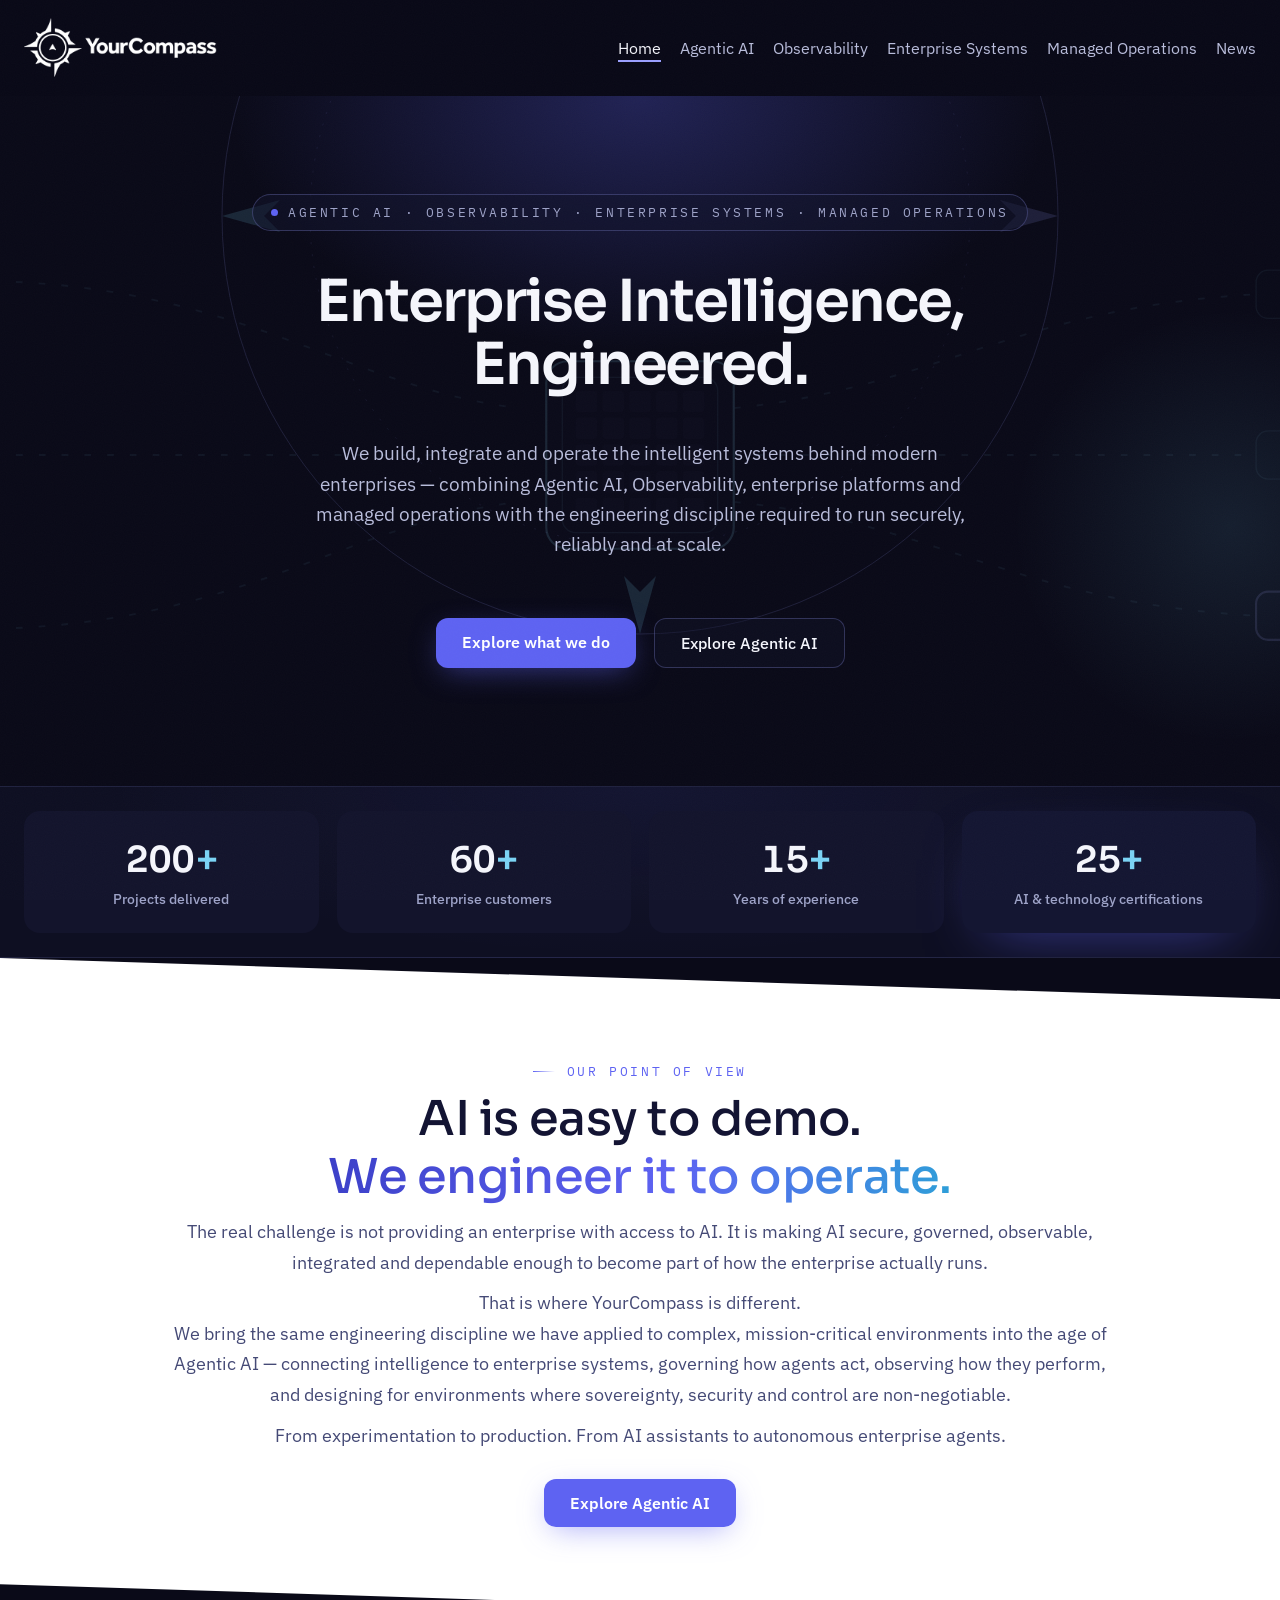
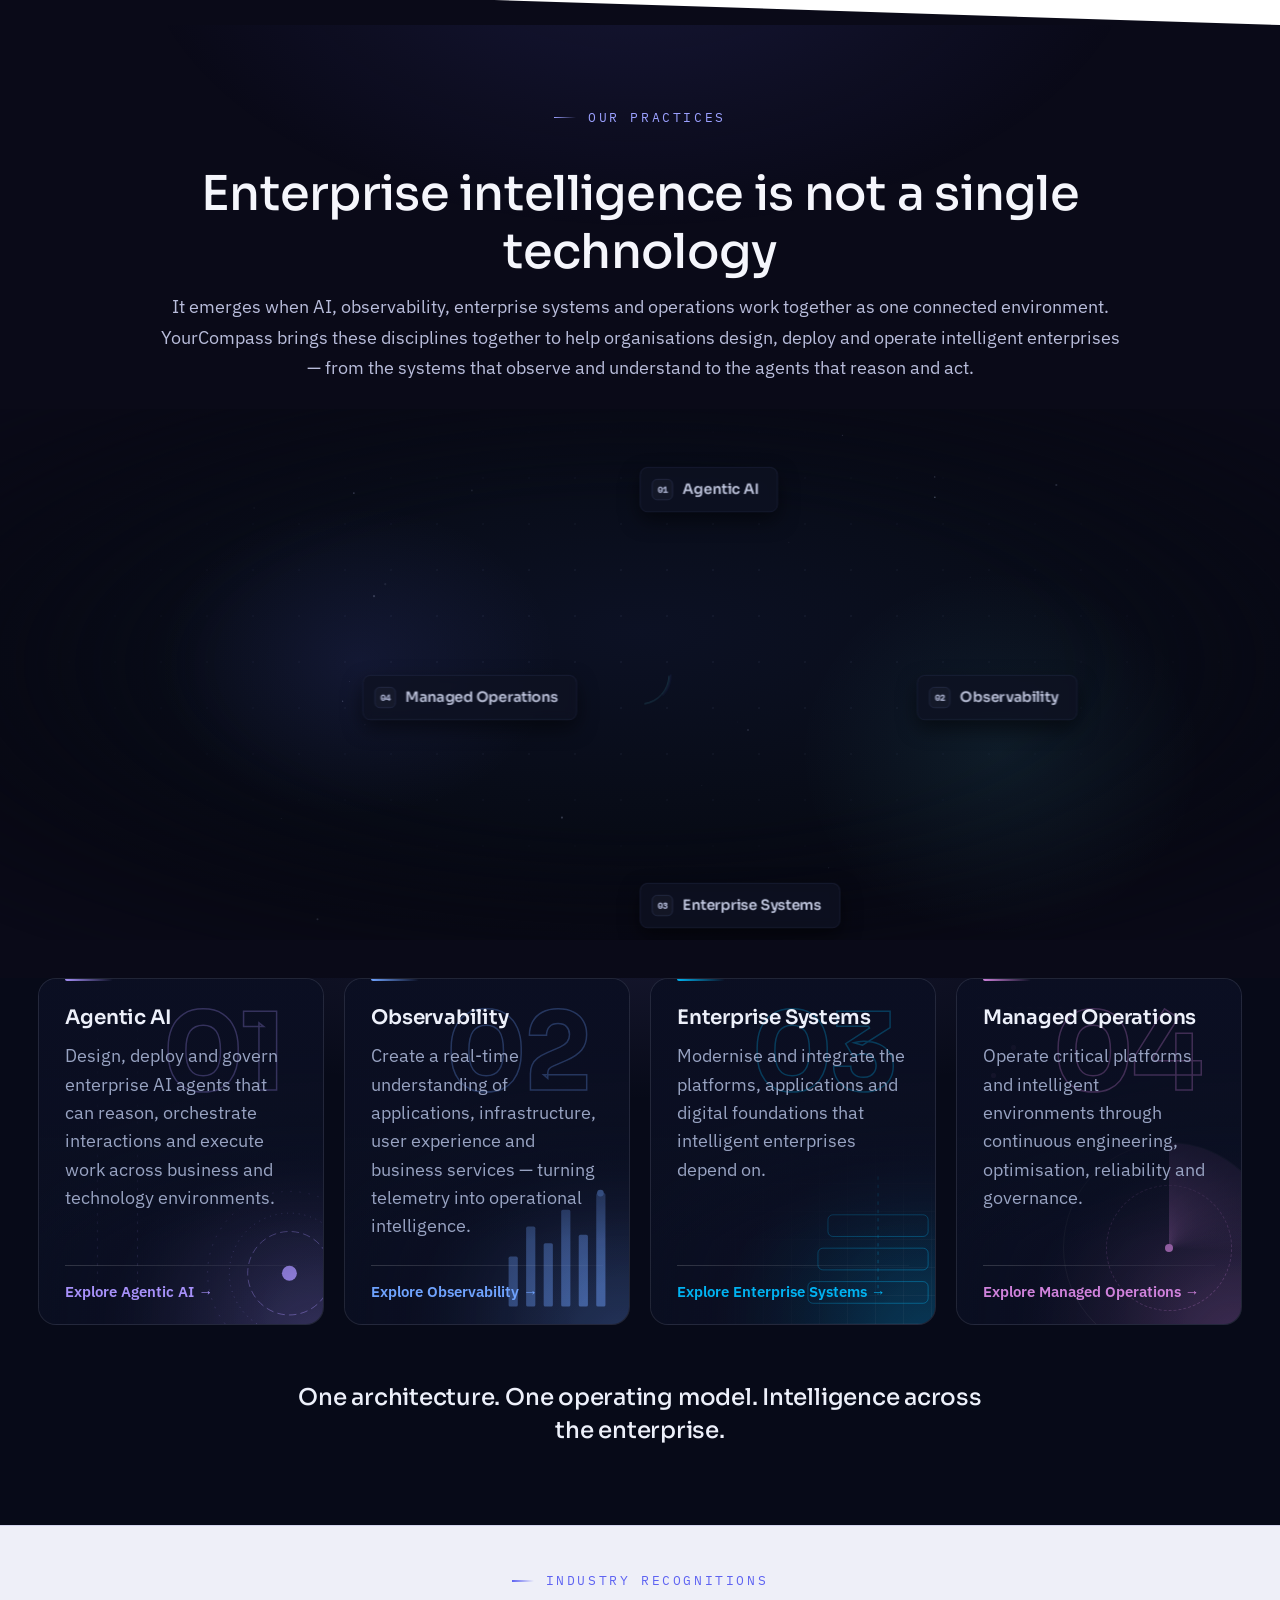
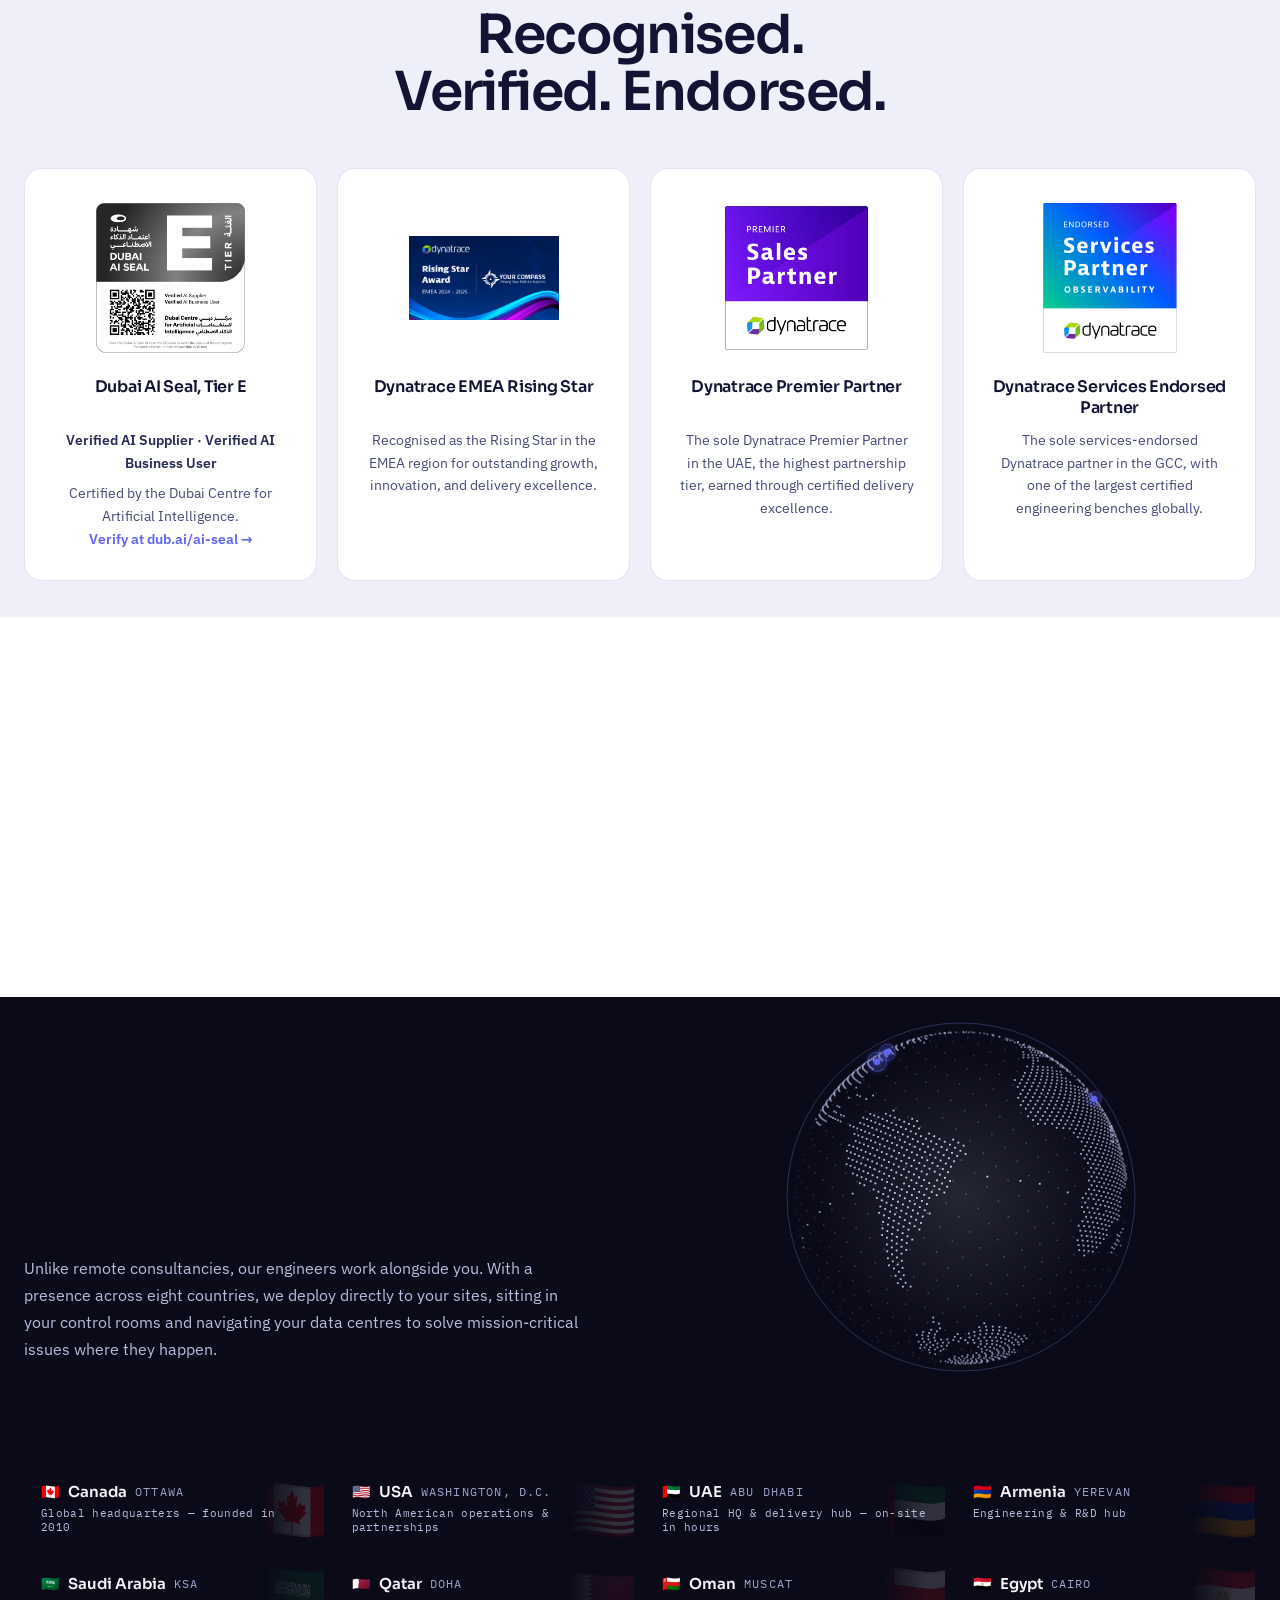
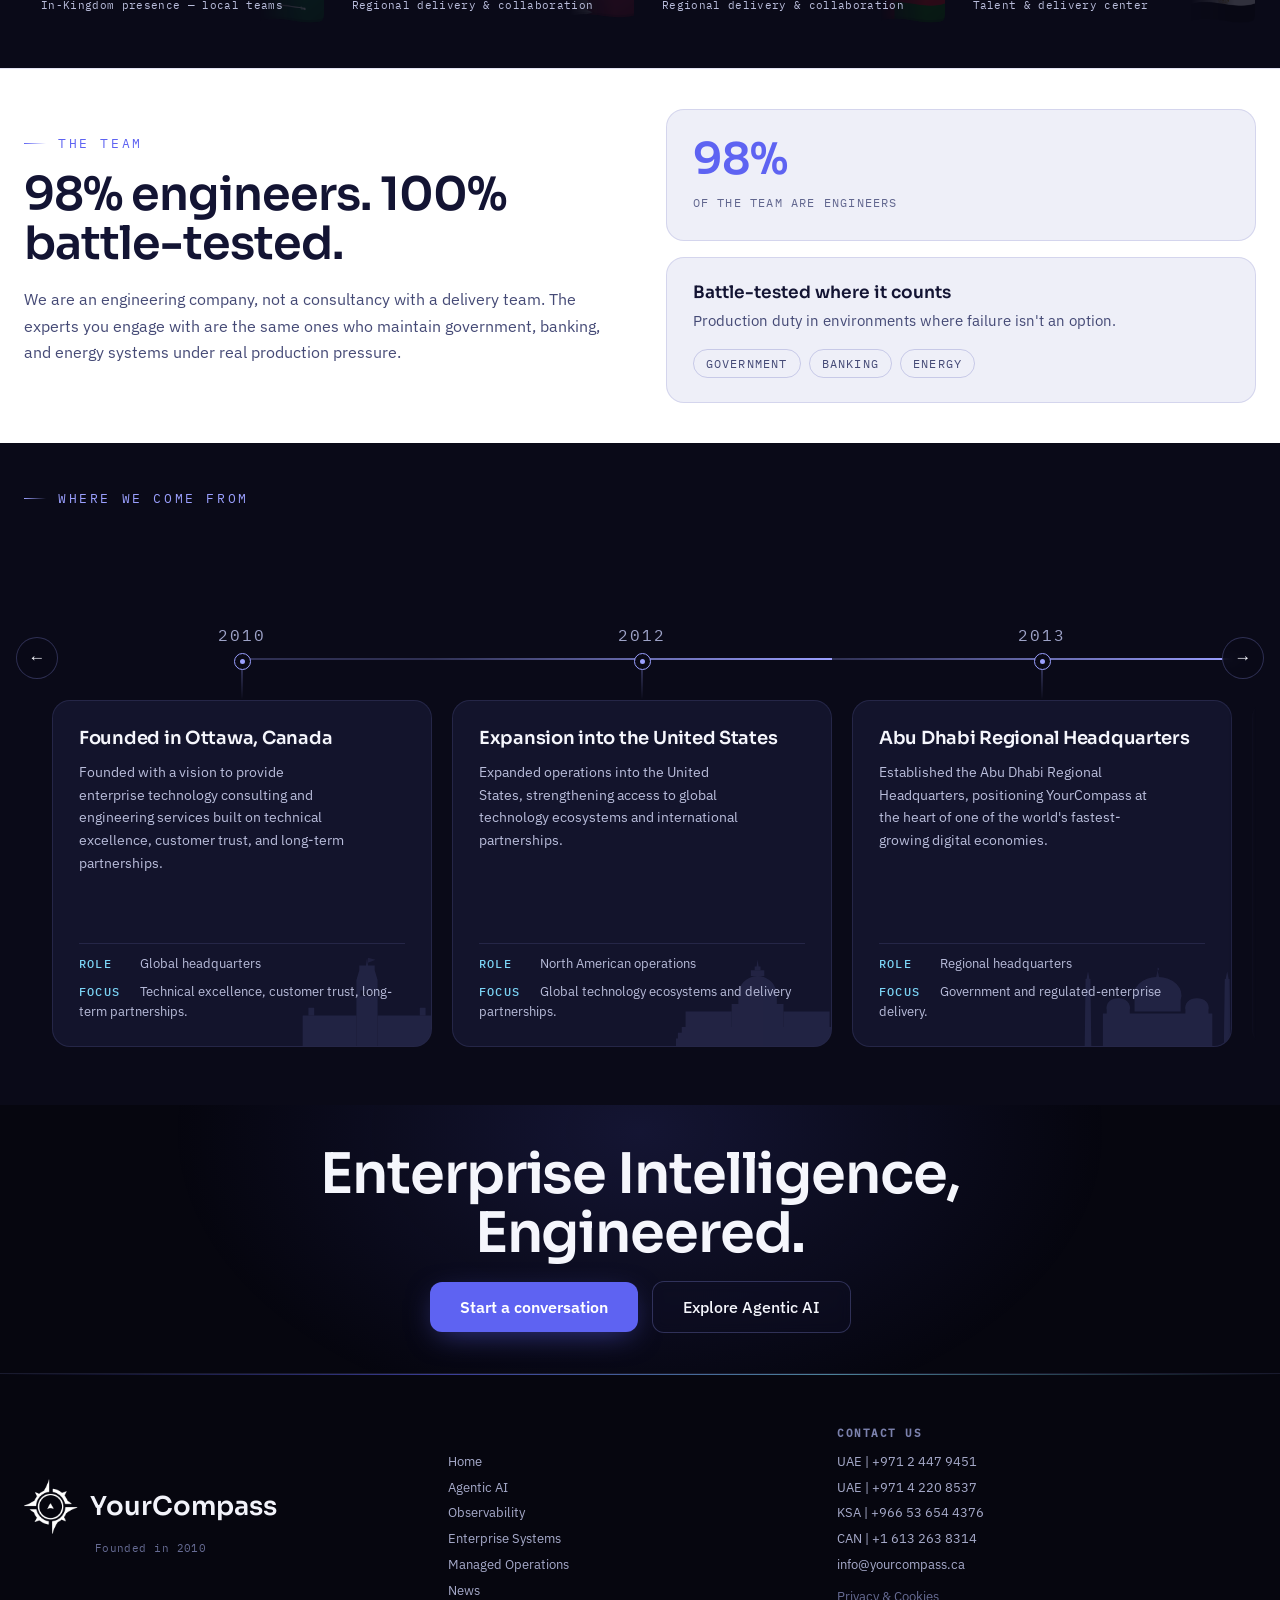
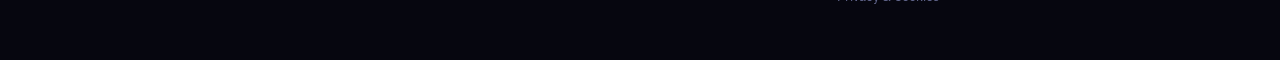
<file: index.html>
<!DOCTYPE html>
<html lang="en">
<head>
<meta charset="utf-8">
<meta name="viewport" content="width=device-width, initial-scale=1">
<title>YourCompass, The AI-first systems integrator</title>
<link rel="icon" type="image/png" href="assets/favicon-tab.png">
<link rel="stylesheet" href="css/fonts.css">
<link rel="stylesheet" href="assets/css/main.css">
<link rel="stylesheet" href="assets/index/index.css">
<link rel="stylesheet" href="assets/index/compass.css">
</head>
<body>
<div id="prog" aria-hidden="true"></div>

<div class="page">

  <!-- ============ NAV ============ -->
  <header class="nav t-dark">
    <nav class="nav__inner">
      <a class="nav__brand" href="index.html">
        <img class="nav__logo" src="assets/logo.png" alt="YourCompass">
      </a>
      <div class="nav__spacer"></div>
      <div class="nav__links">
        <a class="nav__link nav__link--on" href="index.html">Home</a>
        <a class="nav__link" href="agentic-ai.html">Agentic AI</a>
        <a class="nav__link" href="observability.html">Observability</a>
        <a class="nav__link" href="enterprise-systems.html">Enterprise Systems</a>
        <a class="nav__link" href="managed-operations.html">Managed Operations</a>
        <a class="nav__link" href="news.html">News</a>
      </div>
      <button class="nav__burger" type="button" data-burger aria-expanded="false" aria-controls="mnav" aria-label="Menu">
        <svg data-burger-open width="26" height="26" viewBox="0 0 20 20" aria-hidden="true">
          <path d="M3 5.5 H17 M3 10 H17 M3 14.5 H17" stroke-width="1.7" stroke-linecap="round" fill="none"></path>
        </svg>
        <svg data-burger-close width="26" height="26" viewBox="0 0 20 20" aria-hidden="true" hidden>
          <path d="M5 5 L15 15 M15 5 L5 15" stroke-width="1.7" stroke-linecap="round" fill="none"></path>
        </svg>
      </button>
    </nav>
    <div class="nav__panel" id="mnav" data-mpanel hidden>
      <div class="nav__panel-inner">
        <a class="nav__panel-link" href="index.html"><span>Home</span><span>&rarr;</span></a>
        <a class="nav__panel-link" href="agentic-ai.html"><span>Agentic AI</span><span>&rarr;</span></a>
        <a class="nav__panel-link" href="observability.html"><span>Observability</span><span>&rarr;</span></a>
        <a class="nav__panel-link" href="enterprise-systems.html"><span>Enterprise Systems</span><span>&rarr;</span></a>
        <a class="nav__panel-link" href="managed-operations.html"><span>Managed Operations</span><span>&rarr;</span></a>
        <a class="nav__panel-link" href="news.html"><span>News</span><span>&rarr;</span></a>
      </div>
    </div>
  </header>

  <!-- ============ 1.1 HERO ============ -->
  <section class="section t-dark" data-screen-label="1.1 Hero">
    <div class="hero__atmo" aria-hidden="true">
      <div class="hero__atmo-glow"></div>
      <div class="hero__atmo-glow2"></div>
        <!-- ornament: faint animated backdrop for the hero -->
        <div class="hero-orn hero-orn--bg" aria-hidden="true">

          <!-- scene A · agentic decision loop -->
          <div class="hero-orn__scene hero-orn__scene--a">
            <svg viewBox="0 0 1120 400" preserveAspectRatio="xMidYMid meet">
              <g class="orn-box">
                <rect x="20" y="52" width="40" height="36" rx="9"></rect>
                <rect x="20" y="182" width="40" height="36" rx="9"></rect>
                <rect x="20" y="312" width="40" height="36" rx="9"></rect>
              </g>
              <g class="orn-node">
                <circle cx="40" cy="70" r="3"></circle>
                <circle cx="40" cy="200" r="3"></circle>
                <circle cx="40" cy="330" r="3"></circle>
              </g>
              <g class="orn-wire">
                <path d="M60 70 C 260 70, 340 150, 470 165" stroke-dasharray="5 12" class="orn-dash" style="animation-duration:3.2s"></path>
                <path d="M60 200 C 240 200, 340 200, 470 200" stroke-dasharray="5 12" class="orn-dash" style="animation-duration:3.8s"></path>
                <path d="M60 330 C 260 330, 340 250, 470 235" stroke-dasharray="5 12" class="orn-dash" style="animation-duration:4.4s"></path>
              </g>
              <circle class="orn-travel" r="3.5" style="offset-path:path('M60 70 C 260 70, 340 150, 470 165')"></circle>
              <circle class="orn-travel" r="3.5" style="offset-path:path('M60 200 C 240 200, 340 200, 470 200'); animation-delay:2.3s"></circle>
              <circle class="orn-travel" r="3.5" style="offset-path:path('M60 330 C 260 330, 340 250, 470 235'); animation-delay:4.6s"></circle>

              <rect class="orn-chip" x="490" y="130" width="140" height="140" rx="16"></rect>
              <rect class="orn-ping" x="490" y="130" width="140" height="140" rx="16"></rect>
              <rect class="orn-inner" x="502" y="142" width="116" height="116" rx="10"></rect>
              <g data-orn-cells="5x5" data-x="512,532,552,572,592" data-y="152,172,192,212,232" data-size="16" data-step="0.15"></g>

              <g class="orn-wire">
                <path d="M630 165 C 780 150, 840 90, 1020 80" stroke-dasharray="5 12" class="orn-dash" style="animation-duration:3.4s"></path>
                <path d="M630 200 L 1020 200" stroke-dasharray="5 12" class="orn-dash" style="animation-duration:4s"></path>
                <path d="M630 235 C 780 250, 840 310, 1020 320" stroke-dasharray="5 12" class="orn-dash" style="animation-duration:4.6s"></path>
              </g>
              <circle class="orn-travel" r="3.5" style="offset-path:path('M630 165 C 780 150, 840 90, 1020 80'); animation-delay:3.4s"></circle>
              <circle class="orn-travel" r="3.5" style="offset-path:path('M630 200 L 1020 200'); animation-delay:1.1s"></circle>
              <circle class="orn-travel" r="3.5" style="offset-path:path('M630 235 C 780 250, 840 310, 1020 320'); animation-delay:5.7s"></circle>

              <g class="orn-box">
                <rect x="1020" y="62" width="72" height="36" rx="9"></rect>
                <rect x="1020" y="182" width="72" height="36" rx="9"></rect>
              </g>
              <circle class="orn-node" cx="1056" cy="80" r="3"></circle>
              <circle class="orn-node" cx="1056" cy="200" r="3"></circle>

              <rect class="orn-chip" x="1020" y="302" width="72" height="36" rx="9" style="stroke:var(--accent)"></rect>
              <rect class="orn-ping" x="1020" y="302" width="72" height="36" rx="9" style="animation-delay:1.8s"></rect>
              <circle class="orn-accent" cx="1056" cy="320" r="3"></circle>
            </svg>
          </div>

          <!-- scene B · observability dashboard -->
          <div class="hero-orn__scene hero-orn__scene--b">
            <svg viewBox="0 0 1120 400" preserveAspectRatio="xMidYMid meet">
              <rect class="orn-box" x="30" y="40" width="500" height="310" rx="14"></rect>
              <g class="orn-grid">
                <line x1="56" y1="120" x2="504" y2="120" stroke-dasharray="3 7"></line>
                <line x1="56" y1="200" x2="504" y2="200" stroke-dasharray="3 7"></line>
                <line x1="56" y1="280" x2="504" y2="280" stroke-dasharray="3 7"></line>
              </g>
              <line class="orn-accent-stroke orn-dash" x1="56" y1="96" x2="504" y2="96" stroke-dasharray="5 12" stroke-width="1.4" opacity=".6" style="animation-duration:4s"></line>
              <path class="orn-trace" d="M56 300 L120 262 L184 278 L248 212 L312 236 L376 108 L440 176 L504 148"></path>
              <circle class="orn-travel" r="4" style="offset-path:path('M56 300 L120 262 L184 278 L248 212 L312 236 L376 108 L440 176 L504 148'); animation-duration:6s"></circle>
              <circle class="orn-accent" cx="376" cy="108" r="4"></circle>
              <circle class="orn-ping" cx="376" cy="108" r="9" style="animation-duration:3s"></circle>

              <rect class="orn-box" x="560" y="40" width="250" height="100" rx="12"></rect>
              <path class="orn-trace" d="M584 116 L620 98 L656 106 L692 78 L728 90 L764 66 L786 74" stroke-width="1.6"></path>
              <circle class="orn-accent orn-pulse" cx="584" cy="62" r="3.5"></circle>

              <rect class="orn-box" x="830" y="40" width="250" height="100" rx="12"></rect>
              <path class="orn-trace" d="M854 92 L890 104 L926 84 L962 96 L998 72 L1034 88 L1056 80" stroke-width="1.6"></path>
              <circle class="orn-node orn-pulse" cx="854" cy="62" r="3.5" style="animation-delay:1.1s"></circle>

              <rect class="orn-box" x="560" y="170" width="250" height="180" rx="12"></rect>
              <g>
                <rect class="orn-bar orn-bar--accent" x="584" y="216" width="18" height="110" rx="4"></rect>
                <rect class="orn-bar orn-bar--node" x="612" y="216" width="18" height="110" rx="4" style="animation-delay:.3s"></rect>
                <rect class="orn-bar orn-bar--accent" x="640" y="216" width="18" height="110" rx="4" style="animation-delay:.6s"></rect>
                <rect class="orn-bar orn-bar--node" x="668" y="216" width="18" height="110" rx="4" style="animation-delay:.9s"></rect>
                <rect class="orn-bar orn-bar--accent" x="696" y="216" width="18" height="110" rx="4" style="animation-delay:1.2s"></rect>
                <rect class="orn-bar orn-bar--node" x="724" y="216" width="18" height="110" rx="4" style="animation-delay:1.5s"></rect>
                <rect class="orn-bar orn-bar--accent" x="752" y="216" width="18" height="110" rx="4" style="animation-delay:1.8s"></rect>
                <rect class="orn-bar orn-bar--node" x="780" y="216" width="14" height="110" rx="4" style="animation-delay:2.1s"></rect>
              </g>
              <line class="orn-inner" x1="576" y1="326" x2="794" y2="326" stroke-width="1.4"></line>

              <rect class="orn-box" x="830" y="170" width="250" height="180" rx="12"></rect>
              <circle class="orn-inner" cx="955" cy="260" r="52" stroke-width="10"></circle>
              <circle cx="955" cy="260" r="52" fill="none" stroke="var(--accent)" stroke-width="10" stroke-linecap="round" stroke-dasharray="120 207" opacity=".7" style="transform-box:fill-box; transform-origin:center; animation:v4Spin 14s linear infinite"></circle>
              <circle class="orn-node" cx="955" cy="260" r="4"></circle>
            </svg>
          </div>

          <!-- scene C · fleet management -->
          <div class="hero-orn__scene hero-orn__scene--c">
            <svg viewBox="0 0 1120 400" preserveAspectRatio="xMidYMid meet">
              <rect class="orn-chip" x="40" y="160" width="84" height="84" rx="14"></rect>
              <rect class="orn-ping" x="40" y="160" width="84" height="84" rx="14"></rect>
              <rect class="orn-inner" x="52" y="172" width="60" height="60" rx="8"></rect>
              <circle class="orn-accent orn-pulse" cx="82" cy="202" r="4" style="animation-duration:2.4s"></circle>

              <g class="orn-wire">
                <path d="M124 176 C 380 60, 640 140, 1030 100" stroke-dasharray="5 12" class="orn-dash"></path>
                <path d="M124 202 C 420 240, 700 180, 1030 218" stroke-dasharray="5 12" class="orn-dash" style="animation-duration:4.2s"></path>
                <path d="M124 228 C 400 350, 720 300, 1030 330" stroke-dasharray="5 12" class="orn-dash" style="animation-duration:4.8s"></path>
              </g>
              <rect class="orn-travel" x="-8" y="-5" width="16" height="10" rx="3" style="offset-path:path('M124 176 C 380 60, 640 140, 1030 100'); animation-duration:8s"></rect>
              <rect class="orn-travel orn-travel--node" x="-8" y="-5" width="16" height="10" rx="3" style="offset-path:path('M124 202 C 420 240, 700 180, 1030 218'); animation-duration:8s; animation-delay:2.7s"></rect>
              <rect class="orn-travel" x="-8" y="-5" width="16" height="10" rx="3" style="offset-path:path('M124 228 C 400 350, 720 300, 1030 330'); animation-duration:8s; animation-delay:5.4s"></rect>

              <g class="orn-box">
                <circle cx="1044" cy="100" r="12"></circle>
                <circle cx="1044" cy="218" r="12"></circle>
                <circle cx="1044" cy="330" r="12"></circle>
              </g>
              <circle class="orn-node" cx="1044" cy="100" r="4"></circle>
              <circle class="orn-accent" cx="1044" cy="218" r="4"></circle>
              <circle class="orn-node" cx="1044" cy="330" r="4"></circle>
              <circle class="orn-ping" cx="1044" cy="218" r="12" style="animation-delay:1.6s"></circle>

              <g class="orn-node" opacity=".55">
                <circle cx="380" cy="105" r="3"></circle>
                <circle cx="640" cy="128" r="3"></circle>
                <circle cx="560" cy="207" r="3"></circle>
                <circle cx="420" cy="318" r="3"></circle>
                <circle cx="760" cy="310" r="3"></circle>
              </g>
            </svg>
          </div>

          <!-- scene D · storage management -->
          <div class="hero-orn__scene hero-orn__scene--d">
            <svg viewBox="0 0 1120 400" preserveAspectRatio="xMidYMid meet">
              <g class="orn-box">
                <rect x="50" y="84" width="170" height="40" rx="9"></rect>
                <rect x="50" y="138" width="170" height="40" rx="9"></rect>
                <rect x="50" y="192" width="170" height="40" rx="9"></rect>
                <rect x="50" y="246" width="170" height="40" rx="9"></rect>
              </g>
              <g opacity=".6">
                <rect class="orn-fillbar orn-fillbar--accent" x="64" y="100" width="120" height="8" rx="4"></rect>
                <rect class="orn-fillbar orn-fillbar--node" x="64" y="154" width="120" height="8" rx="4" style="animation-delay:.7s"></rect>
                <rect class="orn-fillbar orn-fillbar--accent" x="64" y="208" width="120" height="8" rx="4" style="animation-delay:1.4s"></rect>
                <rect class="orn-fillbar orn-fillbar--node" x="64" y="262" width="120" height="8" rx="4" style="animation-delay:2.1s"></rect>
              </g>
              <g class="orn-node">
                <circle cx="200" cy="104" r="3"></circle><circle cx="200" cy="158" r="3"></circle>
                <circle cx="200" cy="212" r="3"></circle><circle cx="200" cy="266" r="3"></circle>
              </g>

              <g class="orn-box">
                <rect x="900" y="84" width="170" height="40" rx="9"></rect>
                <rect x="900" y="138" width="170" height="40" rx="9"></rect>
                <rect x="900" y="192" width="170" height="40" rx="9"></rect>
                <rect x="900" y="246" width="170" height="40" rx="9"></rect>
              </g>
              <g opacity=".6">
                <rect class="orn-fillbar orn-fillbar--node" x="914" y="100" width="120" height="8" rx="4" style="animation-delay:.35s"></rect>
                <rect class="orn-fillbar orn-fillbar--accent" x="914" y="154" width="120" height="8" rx="4" style="animation-delay:1.05s"></rect>
                <rect class="orn-fillbar orn-fillbar--node" x="914" y="208" width="120" height="8" rx="4" style="animation-delay:1.75s"></rect>
                <rect class="orn-fillbar orn-fillbar--accent" x="914" y="262" width="120" height="8" rx="4" style="animation-delay:2.45s"></rect>
              </g>
              <g class="orn-node">
                <circle cx="1050" cy="104" r="3"></circle><circle cx="1050" cy="158" r="3"></circle>
                <circle cx="1050" cy="212" r="3"></circle><circle cx="1050" cy="266" r="3"></circle>
              </g>

              <rect class="orn-chip" x="505" y="130" width="110" height="110" rx="14"></rect>
              <rect class="orn-ping" x="505" y="130" width="110" height="110" rx="14" style="animation-delay:.9s"></rect>
              <rect class="orn-inner" x="517" y="142" width="86" height="86" rx="8"></rect>
              <g data-orn-cells="3x3" data-x="523,549,575" data-y="148,174,200" data-size="16" data-step="0.2"></g>

              <g class="orn-wire">
                <path d="M220 104 C 360 110, 420 150, 505 165" stroke-dasharray="5 12" class="orn-dash" style="animation-duration:3.4s"></path>
                <path d="M220 212 C 360 210, 420 200, 505 195" stroke-dasharray="5 12" class="orn-dash" style="animation-duration:4s"></path>
                <path d="M615 165 C 700 150, 760 110, 900 104" stroke-dasharray="5 12" class="orn-dash" style="animation-duration:3.7s"></path>
                <path d="M615 195 C 700 200, 760 210, 900 212" stroke-dasharray="5 12" class="orn-dash" style="animation-duration:4.3s"></path>
                <path d="M220 266 C 400 290, 700 290, 900 266" stroke-dasharray="5 12" class="orn-dash" style="animation-duration:5s"></path>
              </g>
              <circle class="orn-travel" r="3.5" style="offset-path:path('M220 104 C 360 110, 420 150, 505 165')"></circle>
              <circle class="orn-travel orn-travel--node" r="3.5" style="offset-path:path('M220 212 C 360 210, 420 200, 505 195'); animation-delay:2.1s"></circle>
              <circle class="orn-travel" r="3.5" style="offset-path:path('M615 165 C 700 150, 760 110, 900 104'); animation-delay:3.6s"></circle>
              <circle class="orn-travel orn-travel--node" r="3.5" style="offset-path:path('M220 266 C 400 290, 700 290, 900 266'); animation-duration:9s; animation-delay:1.2s"></circle>
            </svg>
          </div>

        </div>
      <div class="hero__ring">
        <svg viewBox="0 0 840 840" fill="none">
          <circle cx="420" cy="420" r="418" stroke="#9BA0FF" stroke-width="1"></circle>
          <circle cx="420" cy="420" r="330" stroke="#9BA0FF" stroke-width=".6" stroke-dasharray="2 10"></circle>
          <path d="M420 2 L436 60 L420 44 L404 60 Z" fill="#9BA0FF"></path>
          <path d="M420 838 L404 780 L420 796 L436 780 Z" fill="#7BD4F5"></path>
          <path d="M2 420 L60 404 L44 420 L60 436 Z" fill="#7BD4F5"></path>
          <path d="M838 420 L780 436 L796 420 L780 404 Z" fill="#9BA0FF"></path>
        </svg>
      </div>
    </div>
    <div class="hero__inner">
      <div class="hero__copy">
        <div class="hero__eyebrow">
          <span class="hero__eyebrow-dot"></span>
          Agentic AI &middot; Observability &middot; Enterprise Systems &middot; Managed Operations
        </div>

        <h1 class="hero__h1">Enterprise Intelligence,<br><span class="hero__line2">Engineered.</span></h1>

        <p class="hero__sub">We build, integrate and operate the intelligent systems behind modern enterprises — combining Agentic AI, Observability, enterprise platforms and managed operations with the engineering discipline required to run securely, reliably and at scale.</p>

        <div class="hero__ctas">
          <a class="btn-primary" href="#practices" data-page-cta>Explore what we do</a>
          <a class="btn-ghost" href="agentic-ai.html">Explore Agentic AI</a>
        </div>

      </div>

    </div>
  </section>

  <!-- ============ 1.2 REFRAME ============ -->

  <!-- ============ 1.1b PROOF BAND ============ -->
  <section class="section statband t-dark" data-screen-label="1.1b Proof">
    <div class="wrap statband__grid">
      <div class="stat" data-reveal>
        <div class="stat__num"><span data-count="200">0</span><em>+</em></div>
        <div class="stat__lbl">Projects delivered</div>
      </div>
      <div class="stat" data-reveal data-d="70">
        <div class="stat__num"><span data-count="60">0</span><em>+</em></div>
        <div class="stat__lbl">Enterprise customers</div>
      </div>
      <div class="stat" data-reveal data-d="140">
        <div class="stat__num"><span data-count="15">0</span><em>+</em></div>
        <div class="stat__lbl">Years of experience</div>
      </div>
      <div class="stat stat--feature" data-reveal data-d="210">
        <div class="stat__num"><span data-count="25">0</span><em>+</em></div>
        <div class="stat__lbl">AI & technology certifications</div>
      </div>
    </div>
  </section>

  <!-- ============ 1.2a THE REFRAME ============ -->
  <section class="section reframe reframe--statement t-white" data-screen-label="1.2a The reframe">
    <div class="reframe__inner">
      <div class="kicker" data-reveal>Our point of view</div>
      <h2 class="reframe__h2" data-wordsplit>AI is easy to demo.<br><em>We engineer it to operate.</em></h2>
      <p class="reframe__body" data-reveal data-d="200">The real challenge is not providing an enterprise with access to AI. It is making AI secure, governed, observable, integrated and dependable enough to become part of how the enterprise actually runs.</p>
      <p class="reframe__body reframe__bridge" data-reveal data-d="300">That is where YourCompass is different.</p>
      <p class="reframe__body" data-reveal data-d="400">We bring the same engineering discipline we have applied to complex, mission-critical environments into the age of Agentic AI — connecting intelligence to enterprise systems, governing how agents act, observing how they perform, and designing for environments where sovereignty, security and control are non-negotiable.</p>
      <p class="reframe__body reframe__bridge" data-reveal data-d="500">From experimentation to production. From AI assistants to autonomous enterprise agents.</p>
      <div class="reframe__cta" data-reveal data-d="600">
        <a class="btn-primary" href="agentic-ai.html">Explore Agentic AI</a>
      </div>
    </div>
  </section>

  <section class="section reframe t-dark" id="practices" data-screen-label="1.2b Intelligent core">
    <div class="glow reframe__glow" data-plx="0.05"></div>
    <div class="reframe__inner">
      <div class="kicker" data-reveal>Our Practices</div>
      <div class="reframe__tagline" data-reveal data-d="80">One Intelligent Core &middot; Four Engineering Practices</div>
      <h2 class="reframe__h2" data-wordsplit>Enterprise intelligence is not a single technology</h2>
      <p class="reframe__body" data-reveal data-d="200">It emerges when AI, observability, enterprise systems and operations work together as one connected environment.</p>
      <p class="reframe__body" data-reveal data-d="260">YourCompass brings these disciplines together to help organisations design, deploy and operate intelligent enterprises — from the systems that observe and understand to the agents that reason and act.</p>
    </div>

    <div class="core-rose ic-stage" id="compass" data-compass>
      <div class="ic-bg" aria-hidden="true"></div>
      <div class="ic-grid" aria-hidden="true"></div>
      <div class="ic-box">
        <div class="ic-scaler"></div>
      </div>
      <div class="ic-labels"></div>
      <div class="ic-tip" aria-hidden="true"></div>
    </div>

  </section>

  <div class="pillars">
    <div class="pillars__glow" aria-hidden="true"></div>
    <div class="pillars__grid">

      <a class="pillar-card pillar-card--foundry practice" href="agentic-ai.html" data-reveal>
        <div class="pillar-card__art" aria-hidden="true">
          <div class="pillar-card__art-glow"></div>
          <svg class="pillar-card__art-svg" viewBox="0 0 340 452" preserveAspectRatio="xMidYMid slice" focusable="false">
            <g fill="none" stroke="var(--accent)">
              <line class="art-rail" x1="70" y1="10" x2="70" y2="392" stroke-width="1" stroke-dasharray="3 7" opacity=".35"/>
              <line class="art-rail" x1="118" y1="10" x2="118" y2="392" stroke-width="1" stroke-dasharray="3 7" opacity=".35"/>
              <circle class="art-core-orbit" cx="300" cy="372" r="98" stroke-width="1" stroke-dasharray="2 9" opacity=".3"/>
              <circle class="art-core-ring" cx="300" cy="372" r="72" stroke-width="1" stroke-dasharray="1 6" opacity=".5"/>
              <circle class="art-core-ring-in" cx="300" cy="372" r="50" stroke-width="1" stroke-dasharray="9 5" opacity=".6"/>
            </g>
            <circle class="art-rail-part" cx="70" cy="10" r="3" fill="var(--accent)"/>
            <circle class="art-rail-part art-rail-part--lag" cx="118" cy="10" r="3" fill="var(--accent)"/>
            <circle class="art-core-pulse" cx="300" cy="372" r="9" fill="var(--accent)"/>
          </svg>
          <div class="pillar-card__scrim"></div>
        </div>
        <span class="pillar-card__hairline" aria-hidden="true"></span>
        <div class="pillar-card__body">
          <span class="pillar-card__eyebrow" aria-hidden="true">01</span>
          <h3 class="pillar-card__title">Agentic AI</h3>
          <p class="pillar-card__text">Design, deploy and govern enterprise AI agents that can reason, orchestrate interactions and execute work across business and technology environments.</p>
          <div class="pillar-card__spacer"></div>
          <div class="pillar-card__rule" aria-hidden="true"></div>
          <span class="pillar-card__link">Explore Agentic AI&nbsp;<span aria-hidden="true">&rarr;</span></span>
        </div>
      </a>

      <a class="pillar-card pillar-card--observability practice" href="observability.html" data-reveal data-d="90">
        <div class="pillar-card__art" aria-hidden="true">
          <div class="pillar-card__art-glow"></div>
          <svg class="pillar-card__art-svg" viewBox="0 0 340 452" preserveAspectRatio="xMidYMid slice" focusable="false">
            <line class="art-scan" x1="0" y1="0" x2="0" y2="452" stroke="var(--accent)" stroke-width="2" opacity="0"/>
            <g fill="var(--accent)">
              <rect class="art-bar" x="196" y="352" width="11" height="60" rx="2" opacity=".55"/>
              <rect class="art-bar" x="217" y="316" width="11" height="96" rx="2" opacity=".55"/>
              <rect class="art-bar" x="238" y="336" width="11" height="76" rx="2" opacity=".55"/>
              <rect class="art-bar" x="259" y="296" width="11" height="116" rx="2" opacity=".55"/>
              <rect class="art-bar" x="280" y="326" width="11" height="86" rx="2" opacity=".55"/>
              <rect class="art-bar" x="301" y="276" width="11" height="136" rx="2" opacity=".55"/>
            </g>
            <circle class="art-ping" cx="306" cy="276" r="4" fill="var(--accent)"/>
          </svg>
          <div class="pillar-card__scrim"></div>
        </div>
        <span class="pillar-card__hairline" aria-hidden="true"></span>
        <div class="pillar-card__body">
          <span class="pillar-card__eyebrow" aria-hidden="true">02</span>
          <h3 class="pillar-card__title">Observability</h3>
          <p class="pillar-card__text">Create a real-time understanding of applications, infrastructure, user experience and business services — turning telemetry into operational intelligence.</p>
          <div class="pillar-card__spacer"></div>
          <div class="pillar-card__rule" aria-hidden="true"></div>
          <span class="pillar-card__link">Explore Observability&nbsp;<span aria-hidden="true">&rarr;</span></span>
        </div>
      </a>

      <a class="pillar-card pillar-card--enterprise practice" id="enterprise" href="enterprise-systems.html" data-reveal data-d="180">
        <div class="pillar-card__art" aria-hidden="true">
          <div class="pillar-card__art-glow"></div>
          <div class="pillar-card__blueprint"></div>
          <svg class="pillar-card__art-svg" viewBox="0 0 340 452" preserveAspectRatio="xMidYMid slice" focusable="false">
            <g fill="none" stroke="var(--accent)">
              <line class="art-connector" x1="272" y1="256" x2="272" y2="398" stroke-width="1" stroke-dasharray="4 6" opacity=".5"/>
              <rect class="art-layer" x="188" y="382" width="144" height="26" rx="6" opacity=".55"/>
              <rect class="art-layer art-layer--2" x="200" y="342" width="132" height="26" rx="6" opacity=".55"/>
              <rect class="art-layer art-layer--3" x="212" y="302" width="120" height="26" rx="6" opacity=".55"/>
            </g>
          </svg>
          <div class="pillar-card__scrim"></div>
        </div>
        <span class="pillar-card__hairline" aria-hidden="true"></span>
        <div class="pillar-card__body">
          <span class="pillar-card__eyebrow" aria-hidden="true">03</span>
          <h3 class="pillar-card__title">Enterprise Systems</h3>
          <p class="pillar-card__text">Modernise and integrate the platforms, applications and digital foundations that intelligent enterprises depend on.</p>
          <div class="pillar-card__spacer"></div>
          <div class="pillar-card__rule" aria-hidden="true"></div>
          <span class="pillar-card__link">Explore Enterprise Systems&nbsp;<span aria-hidden="true">&rarr;</span></span>
        </div>
      </a>

      <a class="pillar-card pillar-card--managed practice" id="managed" href="managed-operations.html" data-reveal data-d="270">
        <div class="pillar-card__art" aria-hidden="true">
          <div class="pillar-card__art-glow"></div>
          <svg class="pillar-card__art-svg" viewBox="0 0 340 452" preserveAspectRatio="xMidYMid slice" focusable="false">
            <line class="art-pulse" x1="24" y1="54" x2="132" y2="54" stroke="var(--accent)" stroke-width="1" stroke-dasharray="6 6" opacity=".4" fill="none"/>
          </svg>
          <div class="pillar-card__radar">
            <div class="pillar-card__radar-sweep"></div>
            <div class="pillar-card__radar-ring"></div>
            <div class="pillar-card__radar-core"></div>
          </div>
          <span class="art-shift-dot" style="top:38px;left:26px;"></span>
          <span class="art-shift-dot art-shift-dot--2" style="top:66px;left:54px;"></span>
          <span class="art-shift-dot art-shift-dot--3" style="top:94px;left:34px;"></span>
          <div class="pillar-card__scrim"></div>
        </div>
        <span class="pillar-card__hairline" aria-hidden="true"></span>
        <div class="pillar-card__body">
          <span class="pillar-card__eyebrow" aria-hidden="true">04</span>
          <h3 class="pillar-card__title">Managed Operations</h3>
          <p class="pillar-card__text">Operate critical platforms and intelligent environments through continuous engineering, optimisation, reliability and governance.</p>
          <div class="pillar-card__spacer"></div>
          <div class="pillar-card__rule" aria-hidden="true"></div>
          <span class="pillar-card__link">Explore Managed Operations&nbsp;<span aria-hidden="true">&rarr;</span></span>
        </div>
      </a>

    </div>

    <p class="pillars__statement" data-reveal>One architecture. One operating model. Intelligence across the enterprise.</p>
  </div>

  <!-- ============ 1.3 JOURNEY ============ -->
  <!-- ============ 1.4 COMPASS-ROSE HUB ============ -->
  <!-- ============ 1.6 DEMOS ============ -->
  <section class="section demos t-light" id="demos" data-screen-label="1.6 Demos" hidden>
    <div class="wrap">
      <div class="demos__head">
        <div class="demos__head-copy">
          <div class="kicker" data-reveal>See it working</div>
          <h2 class="h2" data-reveal>Don't take our word for it. Watch it at work.</h2>
        </div>
        <a class="demos__all" href="#demos" data-reveal>All demos &amp; experiences &rarr;</a>
      </div>

      <div class="demos__grid">
        <article class="demo" data-demo="1" data-reveal>
          <div class="demo__frame">
            <div class="demo__tag">ANNOTATED SLIDESHOW &middot; <span data-demo-count>FRAME 1 / 3</span></div>
            <div class="demo__caption">
              <div class="demo__caption-kicker">THE AGENT DOES</div>
              <p data-demo-note></p>
            </div>
          </div>
          <div class="demo__body">
            <div class="demo__controls">
              <div class="demo__dots" data-demo-dots style="display:contents"></div>
              <button class="demo__next" type="button" data-demo-next>NEXT FRAME &rarr;</button>
            </div>
            <h3>Incident detected, diagnosed, and resolved before anyone was paged</h3>
            <p class="demo__meta">Built for a government entity in the UAE &middot; identity stripped</p>
            <span class="badge badge--ok">&#10003; VERIFIED &middot; 55% average MTTR reduction across engagements</span>
          </div>
        </article>

        <article class="demo" data-demo="2" data-reveal data-d="130">
          <div class="demo__frame">
            <div class="demo__tag">ANNOTATED SLIDESHOW &middot; <span data-demo-count>FRAME 1 / 3</span></div>
            <div class="demo__caption">
              <div class="demo__caption-kicker">THE AGENT DOES</div>
              <p data-demo-note></p>
            </div>
          </div>
          <div class="demo__body">
            <div class="demo__controls">
              <div class="demo__dots" data-demo-dots style="display:contents"></div>
              <button class="demo__next" type="button" data-demo-next>NEXT FRAME &rarr;</button>
            </div>
            <h3>A service request handled end-to-end, humans approve, not type</h3>
            <p class="demo__meta">Built for a banking client in the GCC &middot; identity stripped</p>
          </div>
        </article>
      </div>
    </div>
  </section>

  <!-- ============ 1.6b SHOWCASE ============ -->
  <section class="section showcase t-dark" id="showcase" data-screen-label="1.6b Showcase" style="display:none">
    <div class="glow showcase__glow" data-plx="0.03"></div>

    <div class="wrap showcase__wrap">
      <div class="showcase__head" data-reveal>
        <div class="showcase__head-copy">
          <div class="kicker">Showcase</div>
          <h3 class="showcase__h3">Don't take our word for it. Watch it at work.</h3>
        </div>
        <div class="showcase__nav">
          <div class="showcase__nav-row">
            <span class="showcase__count"><b data-reel-num>01</b> / <span data-reel-total>06</span></span>
            <div style="display:flex; gap:10px">
              <button class="showcase__arrow" type="button" data-reel-prev aria-label="Previous demo">&larr;</button>
              <button class="showcase__arrow" type="button" data-reel-next aria-label="Next demo">&rarr;</button>
            </div>
          </div>
        </div>
      </div>

      <div class="showfilter" data-reel-filters role="group" aria-label="Filter demos by business domain" data-reveal data-d="80"></div>

      <div class="showfilter__select-wrap" data-reveal data-d="80">
        <select class="showfilter__select" data-reel-filter-select aria-label="Filter demos by business domain"></select>
      </div>

      <p class="showfilter__empty" data-reel-empty hidden>No demos in this domain yet, more are landing shortly.</p>

      <div class="stage stage--card" data-stage data-reveal>
        <div class="stage__frame">
          <div class="stage__hatch" aria-hidden="true"></div>
          <div class="stage__wash" aria-hidden="true"></div>
          <a class="stage__play" href="#demos" aria-label="Play demo">
            <svg width="26" height="26" viewBox="0 0 24 24" aria-hidden="true"><path d="M9 6.2 L18 12 L9 17.8 Z" fill="#1B0F14"></path></svg>
          </a>
          <div class="stage__soon">DEMO VIDEO &middot; COMING SOON</div>
          <button class="stage-arrow stage-arrow--prev" type="button" data-reel-arrow-prev aria-label="Previous demo">
            <svg width="18" height="18" viewBox="0 0 24 24" aria-hidden="true"><path d="M15 5 L8 12 L15 19" fill="none" stroke="currentColor" stroke-width="2" stroke-linecap="round" stroke-linejoin="round"></path></svg>
          </button>
          <button class="stage-arrow stage-arrow--next" type="button" data-reel-arrow-next aria-label="Next demo">
            <svg width="18" height="18" viewBox="0 0 24 24" aria-hidden="true"><path d="M9 5 L16 12 L9 19" fill="none" stroke="currentColor" stroke-width="2" stroke-linecap="round" stroke-linejoin="round"></path></svg>
          </button>
        </div>
        <div class="stage__panel">
          <div class="stage__cat" data-stage-tag></div>
          <div class="stage__title" data-stage-title></div>
          <div class="stage__sub" data-stage-sub></div>
          <div class="stage__foot">
            <span class="stage__chip" data-stage-len></span>
            <span class="stage__num">Use case <b data-stage-count>01</b> / <span data-stage-total>25</span></span>
          </div>
        </div>
        <div class="stage__track" aria-hidden="true">
          <div class="stage__prog" data-stage-prog></div>
        </div>
      </div>
    </div>

    <div class="reel" data-reel data-reveal></div>
  </section>

  <!-- ============ 1.7 CREDENTIALS ============ -->
  <section class="section credentials t-light" id="credentials" data-screen-label="1.7 Recognitions">
    <div class="wrap">
      <div class="credentials__head credentials__head--center">
        <div class="kicker" data-reveal>Industry Recognitions</div>
        <h2 class="h2" data-reveal>Recognised. Verified. Endorsed.</h2>
      </div>

      <div class="recog2__grid">
        <a class="recog2" href="https://dub.ai/ai-seal" target="_blank" rel="noopener" data-reveal>
          <div class="recog2__tile" aria-hidden="true" style="background: none; border: none; box-shadow: none;">
            <img src="assets/YC_Dubai_AI_Seal.png" alt="Dubai AI Seal" style="max-width: 100%; max-height: 100%; object-fit: contain;">
          </div>
          <h3>Dubai AI Seal, Tier E</h3>
          <p class="recog2__sub">Verified AI Supplier &middot; Verified AI Business User</p>
          <p>Certified by the Dubai Centre for Artificial Intelligence. <span class="recog__verify">Verify at dub.ai/ai-seal &rarr;</span></p>
        </a>

        <div class="recog2" data-reveal data-d="110">
          <div class="recog2__tile" aria-hidden="true" style="background: none; border: none; box-shadow: none;">
            <img src="assets/EMEA_YourCompass.jpg" alt="Dynatrace EMEA Rising Star" style="width: 100%; height: 100%; object-fit: contain; border-radius: 12px;">
          </div>
          <h3>Dynatrace EMEA Rising Star</h3>
          <p>Recognised as the Rising Star in the EMEA region for outstanding growth, innovation, and delivery excellence.</p>
        </div>

        <div class="recog2" data-reveal data-d="220">
          <div class="recog2__tile" aria-hidden="true" style="background: none; border: none; box-shadow: none;">
            <img src="assets/Premier_Sales_Partner.png" alt="Dynatrace Premier Sales Partner" style="max-width: 100%; max-height: 100%; object-fit: contain;">
          </div>
          <h3>Dynatrace Premier Partner</h3>
          <p>The sole Dynatrace Premier Partner in the UAE, the highest partnership tier, earned through certified delivery excellence.</p>
        </div>

        <div class="recog2" data-reveal data-d="330">
          <div class="recog2__tile" aria-hidden="true" style="background: none; border: none; box-shadow: none;">
            <img src="assets/Endorsed_Services_Partner_-_Observability.png" alt="Dynatrace Services Endorsed Partner" style="max-width: 100%; max-height: 100%; object-fit: contain;">
          </div>
          <h3>Dynatrace Services Endorsed Partner</h3>
          <p>The sole services-endorsed Dynatrace partner in the GCC, with one of the largest certified engineering benches globally.</p>
        </div>
      </div>


    </div>
  </section>


  <!-- ============ 1.7a PARTNERS + CLIENTS ============ -->
  <section class="section logos t-white" id="logos" data-screen-label="1.7a Partners &amp; clients">
    <div class="wrap">
      <div class="logos__head" data-reveal>
        <div class="kicker">Partners &amp; clients</div>
      </div>
    </div>

    <div class="logos__band">
      <div class="logos__label" data-reveal>Technology partnerships</div>
      <div class="logos__row logos__row--plate" data-reveal>
      <div class="logos__track">
        <div class="logos__group">
          <span class="logos__item"><img decoding="async" src="assets/index/images/partnership/aruba.svg" alt="Aruba"></span>
          <span class="logos__item"><img decoding="async" src="assets/index/images/partnership/aws.svg" alt="AWS"></span>
          <span class="logos__item"><img decoding="async" src="assets/index/images/partnership/cisco.svg" alt="Cisco"></span>
          <span class="logos__item"><img decoding="async" src="assets/index/images/partnership/commvault.svg" alt="Commvault"></span>
          <span class="logos__item"><img decoding="async" src="assets/index/images/partnership/databricks.svg" alt="Databricks"></span>
          <span class="logos__item"><img decoding="async" src="assets/index/images/partnership/dell_emc.svg" alt="Dell EMC"></span>
          <span class="logos__item"><img decoding="async" src="assets/index/images/partnership/dynatrace.svg" alt="Dynatrace"></span>
          <span class="logos__item"><img decoding="async" src="assets/index/images/partnership/f5.svg" alt="F5"></span>
          <span class="logos__item"><img decoding="async" src="assets/index/images/partnership/fortinet.svg" alt="Fortinet"></span>
          <span class="logos__item"><img decoding="async" src="assets/index/images/partnership/hewlett_packard_enterprise.svg" alt="Hewlett Packard Enterprise"></span>
          <span class="logos__item"><img decoding="async" src="assets/index/images/partnership/huawei.svg" alt="Huawei"></span>
          <span class="logos__item"><img decoding="async" src="assets/index/images/partnership/infoblox.png" alt="Infoblox"></span>
          <span class="logos__item"><img decoding="async" src="assets/index/images/partnership/ivanti.svg" alt="Ivanti"></span>
          <span class="logos__item"><img decoding="async" src="assets/index/images/partnership/juniper_networks.svg" alt="Juniper Networks"></span>
          <span class="logos__item"><img decoding="async" src="assets/index/images/partnership/netapp.svg" alt="NetApp"></span>
          <span class="logos__item"><img decoding="async" src="assets/index/images/partnership/oracle.svg" alt="Oracle"></span>
          <span class="logos__item"><img decoding="async" src="assets/index/images/partnership/palo_alto_networks.svg" alt="Palo Alto Networks"></span>
          <span class="logos__item"><img decoding="async" src="assets/index/images/partnership/pure_storage.svg" alt="Pure Storage"></span>
          <span class="logos__item"><img decoding="async" src="assets/index/images/partnership/red_hat.svg" alt="Red Hat"></span>
          <span class="logos__item"><img decoding="async" src="assets/index/images/partnership/sas.svg" alt="SAS"></span>
          <span class="logos__item"><img decoding="async" src="assets/index/images/partnership/veeam.svg" alt="Veeam"></span>
        </div>
        <div class="logos__group" aria-hidden="true">
          <span class="logos__item"><img decoding="async" src="assets/index/images/partnership/aruba.svg" alt=""></span>
          <span class="logos__item"><img decoding="async" src="assets/index/images/partnership/aws.svg" alt=""></span>
          <span class="logos__item"><img decoding="async" src="assets/index/images/partnership/cisco.svg" alt=""></span>
          <span class="logos__item"><img decoding="async" src="assets/index/images/partnership/commvault.svg" alt=""></span>
          <span class="logos__item"><img decoding="async" src="assets/index/images/partnership/databricks.svg" alt=""></span>
          <span class="logos__item"><img decoding="async" src="assets/index/images/partnership/dell_emc.svg" alt=""></span>
          <span class="logos__item"><img decoding="async" src="assets/index/images/partnership/dynatrace.svg" alt=""></span>
          <span class="logos__item"><img decoding="async" src="assets/index/images/partnership/f5.svg" alt=""></span>
          <span class="logos__item"><img decoding="async" src="assets/index/images/partnership/fortinet.svg" alt=""></span>
          <span class="logos__item"><img decoding="async" src="assets/index/images/partnership/hewlett_packard_enterprise.svg" alt=""></span>
          <span class="logos__item"><img decoding="async" src="assets/index/images/partnership/huawei.svg" alt=""></span>
          <span class="logos__item"><img decoding="async" src="assets/index/images/partnership/infoblox.png" alt=""></span>
          <span class="logos__item"><img decoding="async" src="assets/index/images/partnership/ivanti.svg" alt=""></span>
          <span class="logos__item"><img decoding="async" src="assets/index/images/partnership/juniper_networks.svg" alt=""></span>
          <span class="logos__item"><img decoding="async" src="assets/index/images/partnership/netapp.svg" alt=""></span>
          <span class="logos__item"><img decoding="async" src="assets/index/images/partnership/oracle.svg" alt=""></span>
          <span class="logos__item"><img decoding="async" src="assets/index/images/partnership/palo_alto_networks.svg" alt=""></span>
          <span class="logos__item"><img decoding="async" src="assets/index/images/partnership/pure_storage.svg" alt=""></span>
          <span class="logos__item"><img decoding="async" src="assets/index/images/partnership/red_hat.svg" alt=""></span>
          <span class="logos__item"><img decoding="async" src="assets/index/images/partnership/sas.svg" alt=""></span>
          <span class="logos__item"><img decoding="async" src="assets/index/images/partnership/veeam.svg" alt=""></span>
        </div>
      </div>
      </div>

      <div class="logos__label" data-reveal>Customers</div>
      <div class="logos__row logos__row--rev" data-reveal>
      <div class="logos__track">
        <div class="logos__group">
          <span class="logos__item"><img decoding="async" src="assets/index/images/customers/abu_dhabi_customs.png" alt="Abu Dhabi Customs"></span>
          <span class="logos__item"><img decoding="async" src="assets/index/images/customers/abu_dhabi_housing_authority.png" alt="Abu Dhabi Housing Authority"></span>
          <span class="logos__item"><img decoding="async" src="assets/index/images/customers/abu_dhabi_police.png" alt="Abu Dhabi Police"></span>
          <span class="logos__item"><img decoding="async" src="assets/index/images/customers/abu_dhabi_quality_and_conformity_council.png" alt="Abu Dhabi Quality and Conformity Council"></span>
          <span class="logos__item"><img decoding="async" src="assets/index/images/customers/abu_dhabi_securities_exchange.png" alt="Abu Dhabi Securities Exchange"></span>
          <span class="logos__item"><img decoding="async" src="assets/index/images/customers/adres.png" alt="ADRES"></span>
          <span class="logos__item"><img decoding="async" src="assets/index/images/customers/bank_muscat.png" alt="Bank Muscat"></span>
          <span class="logos__item"><img decoding="async" src="assets/index/images/customers/core42.png" alt="Core42"></span>
          <span class="logos__item"><img decoding="async" src="assets/index/images/customers/department_of_community_development.png" alt="Department of Community Development"></span>
          <span class="logos__item"><img decoding="async" src="assets/index/images/customers/department_of_culture_and_tourism.png" alt="Department of Culture and Tourism"></span>
          <span class="logos__item"><img decoding="async" src="assets/index/images/customers/department_of_digital_ajman.png" alt="Department of Digital Ajman"></span>
          <span class="logos__item"><img decoding="async" src="assets/index/images/customers/department_of_education_and_knowledge.png" alt="Department of Education and Knowledge"></span>
          <span class="logos__item"><img decoding="async" src="assets/index/images/customers/department_of_energy.png" alt="Department of Energy"></span>
          <span class="logos__item"><img decoding="async" src="assets/index/images/customers/department_of_finance.png" alt="Department of Finance"></span>
          <span class="logos__item"><img decoding="async" src="assets/index/images/customers/department_of_government_enablement.png" alt="Department of Government Enablement"></span>
          <span class="logos__item"><img decoding="async" src="assets/index/images/customers/department_of_health.png" alt="Department of Health"></span>
          <span class="logos__item"><img decoding="async" src="assets/index/images/customers/dubai_courts.png" alt="Dubai Courts"></span>
          <span class="logos__item"><img decoding="async" src="assets/index/images/customers/dubai_islamic_bank.png" alt="Dubai Islamic Bank"></span>
          <span class="logos__item"><img decoding="async" src="assets/index/images/customers/dubai_municipality.png" alt="Dubai Municipality"></span>
          <span class="logos__item"><img decoding="async" src="assets/index/images/customers/dubai_police.png" alt="Dubai Police"></span>
          <span class="logos__item"><img decoding="async" src="assets/index/images/customers/ethara.png" alt="Ethara"></span>
          <span class="logos__item"><img decoding="async" src="assets/index/images/customers/first_abu_dhabi_bank.png" alt="First Abu Dhabi Bank"></span>
          <span class="logos__item"><img decoding="async" src="assets/index/images/customers/flydubai.png" alt="flydubai"></span>
          <span class="logos__item"><img decoding="async" src="assets/index/images/customers/fujairah_charity_association.png" alt="Fujairah Charity Association"></span>
          <span class="logos__item"><img decoding="async" src="assets/index/images/customers/g42.png" alt="G42"></span>
          <span class="logos__item"><img decoding="async" src="assets/index/images/customers/international_golden_group.png" alt="International Golden Group"></span>
          <span class="logos__item"><img decoding="async" src="assets/index/images/customers/mubadala.png" alt="Mubadala"></span>
          <span class="logos__item"><img decoding="async" src="assets/index/images/customers/sharjah_digital_department.png" alt="Sharjah Digital Department"></span>
          <span class="logos__item"><img decoding="async" src="assets/index/images/customers/tamm.png" alt="TAMM"></span>
          <span class="logos__item"><img decoding="async" src="assets/index/images/customers/united_arab_emirates_university.png" alt="United Arab Emirates University"></span>
        </div>
        <div class="logos__group" aria-hidden="true">
          <span class="logos__item"><img decoding="async" src="assets/index/images/customers/abu_dhabi_customs.png" alt=""></span>
          <span class="logos__item"><img decoding="async" src="assets/index/images/customers/abu_dhabi_housing_authority.png" alt=""></span>
          <span class="logos__item"><img decoding="async" src="assets/index/images/customers/abu_dhabi_police.png" alt=""></span>
          <span class="logos__item"><img decoding="async" src="assets/index/images/customers/abu_dhabi_quality_and_conformity_council.png" alt=""></span>
          <span class="logos__item"><img decoding="async" src="assets/index/images/customers/abu_dhabi_securities_exchange.png" alt=""></span>
          <span class="logos__item"><img decoding="async" src="assets/index/images/customers/adres.png" alt=""></span>
          <span class="logos__item"><img decoding="async" src="assets/index/images/customers/bank_muscat.png" alt=""></span>
          <span class="logos__item"><img decoding="async" src="assets/index/images/customers/core42.png" alt=""></span>
          <span class="logos__item"><img decoding="async" src="assets/index/images/customers/department_of_community_development.png" alt=""></span>
          <span class="logos__item"><img decoding="async" src="assets/index/images/customers/department_of_culture_and_tourism.png" alt=""></span>
          <span class="logos__item"><img decoding="async" src="assets/index/images/customers/department_of_digital_ajman.png" alt=""></span>
          <span class="logos__item"><img decoding="async" src="assets/index/images/customers/department_of_education_and_knowledge.png" alt=""></span>
          <span class="logos__item"><img decoding="async" src="assets/index/images/customers/department_of_energy.png" alt=""></span>
          <span class="logos__item"><img decoding="async" src="assets/index/images/customers/department_of_finance.png" alt=""></span>
          <span class="logos__item"><img decoding="async" src="assets/index/images/customers/department_of_government_enablement.png" alt=""></span>
          <span class="logos__item"><img decoding="async" src="assets/index/images/customers/department_of_health.png" alt=""></span>
          <span class="logos__item"><img decoding="async" src="assets/index/images/customers/dubai_courts.png" alt=""></span>
          <span class="logos__item"><img decoding="async" src="assets/index/images/customers/dubai_islamic_bank.png" alt=""></span>
          <span class="logos__item"><img decoding="async" src="assets/index/images/customers/dubai_municipality.png" alt=""></span>
          <span class="logos__item"><img decoding="async" src="assets/index/images/customers/dubai_police.png" alt=""></span>
          <span class="logos__item"><img decoding="async" src="assets/index/images/customers/ethara.png" alt=""></span>
          <span class="logos__item"><img decoding="async" src="assets/index/images/customers/first_abu_dhabi_bank.png" alt=""></span>
          <span class="logos__item"><img decoding="async" src="assets/index/images/customers/flydubai.png" alt=""></span>
          <span class="logos__item"><img decoding="async" src="assets/index/images/customers/fujairah_charity_association.png" alt=""></span>
          <span class="logos__item"><img decoding="async" src="assets/index/images/customers/g42.png" alt=""></span>
          <span class="logos__item"><img decoding="async" src="assets/index/images/customers/international_golden_group.png" alt=""></span>
          <span class="logos__item"><img decoding="async" src="assets/index/images/customers/mubadala.png" alt=""></span>
          <span class="logos__item"><img decoding="async" src="assets/index/images/customers/sharjah_digital_department.png" alt=""></span>
          <span class="logos__item"><img decoding="async" src="assets/index/images/customers/tamm.png" alt=""></span>
          <span class="logos__item"><img decoding="async" src="assets/index/images/customers/united_arab_emirates_university.png" alt=""></span>
        </div>
      </div>
      </div>
    </div>
  </section>

  <!-- ============ 1.7b WE COME TO YOU ============ -->
  <section class="section footprint t-dark" id="footprint" data-screen-label="1.7b We Come To You">
    <div class="globe-grid" data-globe-grid>

      <div class="globe-head" data-globe-head>
        <div class="kicker" data-reveal>We come to you</div>
        <h2 class="h2" data-footprint="f1" data-reveal>Eight countries. One promise: <em>we show up.</em></h2>
        <h2 class="h2" data-footprint="f2" data-reveal hidden>Global reach. <em>In-person habits.</em></h2>
        <h2 class="h2" data-footprint="f3" data-reveal hidden>Not a one-city company. <em>Not a remote one either.</em></h2>
      </div>

      <div class="globe-side" data-globe-side>
        <div class="globe-canvas-wrap">
          <canvas data-globe role="img" aria-label="Slowly rotating globe with glowing markers on YourCompass office locations"></canvas>
          <div class="globe-card" data-globe-card>
            <span class="globe-card__flag" data-gc-flag></span>
            <span class="globe-card__name" data-gc-name></span>
            <span class="globe-card__abbr" data-gc-abbr></span>
          </div>
        </div>
      </div>

      <div class="globe-carousel" data-globe-carousel>
        <div class="offices-carousel" data-offices-carousel>
          <div class="offices-carousel__track" data-oc-track></div>
        </div>
        <div class="offices-carousel__dots" data-oc-dots></div>
      </div>

      <div class="globe-body" data-globe-body>
        <p data-reveal data-globe-copy>Unlike remote consultancies, our engineers work alongside you. With a presence across eight countries, we deploy directly to your sites, sitting in your control rooms and navigating your data centres to solve mission-critical issues where they happen.</p>
      </div>

      <div class="globe-legend" data-globe-legend>
        <div class="offices" data-offices data-reveal></div>
      </div>

    </div>
  </section>

  <!-- ============ 1.8 TRUST + STATS ============ -->
  <section class="section team t-white" id="team" data-screen-label="1.9 Team">
    <div class="team__grid">
      <div>
        <div class="kicker" data-reveal>The team</div>
        <h2 class="team__h2" data-reveal>98% engineers. 100% battle-tested.</h2>
        <p class="team__lead" data-reveal data-d="80">We are an engineering company, not a consultancy with a delivery team. The experts you engage with are the same ones who maintain government, banking, and energy systems under real production pressure.</p>
        <a class="team__link" href="#team" data-reveal data-d="130" hidden>Meet the team &rarr;</a>
      </div>

      <div class="team__cards">
        <div class="team__card" data-reveal>
          <div class="team__stat"><span data-count="98">98</span><span>%</span></div>
          <div class="team__stat-label">OF THE TEAM ARE ENGINEERS</div>
        </div>

        <div class="team__card team__wide" data-reveal data-d="180">
          <div>
            <div class="team__wide-title">Battle-tested where it counts</div>
            <div class="team__wide-sub">Production duty in environments where failure isn't an option.</div>
          </div>
          <div class="team__tags">
            <span class="team__tag">GOVERNMENT</span>
            <span class="team__tag">BANKING</span>
            <span class="team__tag">ENERGY</span>
          </div>
        </div>
      </div>
    </div>
  </section>

  <section class="section journey t-dark" id="journey" data-screen-label="1.9b Journey">
    <div class="wrap">
      <div class="journey__head">
        <div class="kicker" data-reveal>Where we come from</div>
        <h2 class="h2" data-reveal>Our Growth <em>Journey</em></h2>
      </div>

      <div class="htl" data-reveal>
        <button class="htl__nav htl__nav--prev" type="button" data-htl-prev aria-label="Earlier milestones">&larr;</button>
        <button class="htl__nav htl__nav--next" type="button" data-htl-next aria-label="Later milestones">&rarr;</button>
        <div class="htl__track" data-htl-track>

          <div class="htl__item">
            <div class="htl__year">2010</div>
            <div class="htl__node" aria-hidden="true"><i></i></div>
            <div class="htl__stem" aria-hidden="true"></div>
            <div class="htl__card">
              <svg class="htl__sil" viewBox="0 0 150 100" aria-hidden="true"><path d="M75 4 L76 12 L83 12 L83 17 L86 27 L86 44 L82 44 L82 38 L68 38 L68 44 L64 44 L64 27 L67 17 L67 12 L74 12 Z"/><circle cx="75" cy="31" r="4.4" fill="none" stroke="currentColor" stroke-width="1.6"/><path d="M64 44 L86 44 L86 100 L64 100 Z"/><path d="M70 50 L72 50 L72 60 L70 60 Z M78 50 L80 50 L80 60 L78 60 Z M70 66 L72 66 L72 76 L70 76 Z M78 66 L80 66 L80 76 L78 76 Z" fill="#0A0A18" opacity=".55"/><path d="M8 64 L64 64 L64 100 L8 100 Z M86 64 L142 64 L142 100 L86 100 Z"/><path d="M14 56 L20 56 L20 64 L14 64 Z M17 51 L17 56 Z M130 56 L136 56 L136 64 L130 64 Z"/><path d="M12 70 L14 70 L14 78 L12 78 Z M22 70 L24 70 L24 78 L22 78 Z M32 70 L34 70 L34 78 L32 78 Z M42 70 L44 70 L44 78 L42 78 Z M52 70 L54 70 L54 78 L52 78 Z M96 70 L98 70 L98 78 L96 78 Z M106 70 L108 70 L108 78 L106 78 Z M116 70 L118 70 L118 78 L116 78 Z M126 70 L128 70 L128 78 L126 78 Z M136 70 L138 70 L138 78 L136 78 Z" fill="#0A0A18" opacity=".45"/><path d="M76 4 L84 6 L76 9 Z" opacity=".8"/></svg>
              <h3>Founded in Ottawa, Canada</h3>
              <p>Founded with a vision to provide enterprise technology consulting and engineering services built on technical excellence, customer trust, and long-term partnerships.</p>
              <div class="htl__spacer" aria-hidden="true"></div>
              <div class="htl__more-body"><span><b>Role</b> Global headquarters</span><span><b>Focus</b> Technical excellence, customer trust, long-term partnerships.</span></div>
            </div>
          </div>

          <div class="htl__item">
            <div class="htl__year">2012</div>
            <div class="htl__node" aria-hidden="true"><i></i></div>
            <div class="htl__stem" aria-hidden="true"></div>
            <div class="htl__card">
              <svg class="htl__sil" viewBox="0 0 170 100" aria-hidden="true"><path d="M85 6 L86 13 L88 13 L88 17 L82 17 L82 13 L84 13 Z"/><path d="M78 17 L92 17 L92 23 L78 23 Z"/><path d="M85 23 A 20 20 0 0 1 105 45 L105 52 L65 52 L65 45 A 20 20 0 0 1 85 23 Z"/><path d="M70 40 L72 40 L72 52 L70 52 Z M77 37 L79 37 L79 52 L77 52 Z M84 36 L86 36 L86 52 L84 52 Z M91 37 L93 37 L93 52 L91 52 Z M98 40 L100 40 L100 52 L98 52 Z" fill="#0A0A18" opacity=".5"/><path d="M58 52 L112 52 L112 76 L58 76 Z"/><path d="M63 57 L65 57 L65 70 L63 70 Z M70 57 L72 57 L72 70 L70 70 Z M77 57 L79 57 L79 70 L77 70 Z M84 57 L86 57 L86 70 L84 70 Z M91 57 L93 57 L93 70 L91 70 Z M98 57 L100 57 L100 70 L98 70 Z M105 57 L107 57 L107 70 L105 70 Z" fill="#0A0A18" opacity=".5"/><path d="M10 60 L58 60 L58 76 L10 76 Z M112 60 L160 60 L160 76 L112 76 Z"/><path d="M16 64 L18 64 L18 72 L16 72 Z M26 64 L28 64 L28 72 L26 72 Z M36 64 L38 64 L38 72 L36 72 Z M46 64 L48 64 L48 72 L46 72 Z M122 64 L124 64 L124 72 L122 72 Z M132 64 L134 64 L134 72 L132 72 Z M142 64 L144 64 L144 72 L142 72 Z M152 64 L154 64 L154 72 L152 72 Z" fill="#0A0A18" opacity=".4"/><path d="M6 76 L164 76 L164 82 L6 82 Z M2 82 L168 82 L168 88 L2 88 Z M0 88 L170 88 L170 100 L0 100 Z"/></svg>
              <h3>Expansion into the United States</h3>
              <p>Expanded operations into the United States, strengthening access to global technology ecosystems and international partnerships.</p>
              <div class="htl__spacer" aria-hidden="true"></div>
              <div class="htl__more-body"><span><b>Role</b> North American operations</span><span><b>Focus</b> Global technology ecosystems and delivery partnerships.</span></div>
            </div>
          </div>

          <div class="htl__item">
            <div class="htl__year">2013</div>
            <div class="htl__node" aria-hidden="true"><i></i></div>
            <div class="htl__stem" aria-hidden="true"></div>
            <div class="htl__card">
              <svg class="htl__sil" viewBox="0 0 170 100" aria-hidden="true"><path d="M85 24 A 24 19 0 0 1 109 48 L109 60 L61 60 L61 48 A 24 19 0 0 1 85 24 Z"/><path d="M85 17 L86.5 24 L83.5 24 Z M85 14 A 1.6 1.6 0 1 1 85 17.2 Z" opacity=".85"/><path d="M44 46 A 12 10 0 0 1 56 58 L56 66 L32 66 L32 58 A 12 10 0 0 1 44 46 Z M126 46 A 12 10 0 0 1 138 58 L138 66 L114 66 L114 58 A 12 10 0 0 1 126 46 Z"/><path d="M28 62 L142 62 L142 100 L28 100 Z"/><path d="M36 70 A 5 7 0 0 1 46 70 L46 84 L36 84 Z M54 70 A 5 7 0 0 1 64 70 L64 84 L54 84 Z M72 70 A 5 7 0 0 1 82 70 L82 84 L72 84 Z M88 70 A 5 7 0 0 1 98 70 L98 84 L88 84 Z M106 70 A 5 7 0 0 1 116 70 L116 84 L106 84 Z M124 70 A 5 7 0 0 1 134 70 L134 84 L124 84 Z" fill="#0A0A18" opacity=".5"/><path d="M10 26 L15 26 L16 100 L9 100 Z M12.5 18 L14 26 L11 26 Z M10 44 L15 44 L15 47 L10 47 Z M10 66 L15 66 L15 69 L10 69 Z"/><path d="M155 26 L160 26 L161 100 L154 100 Z M157.5 18 L159 26 L156 26 Z M155 44 L160 44 L160 47 L155 47 Z M155 66 L160 66 L160 69 L155 69 Z"/></svg>
              <h3>Abu Dhabi Regional Headquarters</h3>
              <p>Established the Abu Dhabi Regional Headquarters, positioning YourCompass at the heart of one of the world's fastest-growing digital economies.</p>
              <div class="htl__spacer" aria-hidden="true"></div>
              <div class="htl__more-body"><span><b>Role</b> Regional headquarters</span><span><b>Focus</b> Government and regulated-enterprise delivery.</span></div>
            </div>
          </div>

          <div class="htl__item">
            <div class="htl__year">2019</div>
            <div class="htl__node" aria-hidden="true"><i></i></div>
            <div class="htl__stem" aria-hidden="true"></div>
            <div class="htl__card">
              <svg class="htl__sil" viewBox="0 0 100 100" aria-hidden="true"><path d="M49.3 2 L50.7 2 L50.9 12 L52 12 L52 18 L54.5 18 L55 30 L58 30 L58.6 46 L62 46 L62.7 66 L67 66 L67 100 L33 100 L33 66 L37.3 66 L38 46 L41.4 46 L42 30 L45 30 L45.5 18 L48 18 L48 12 L49.1 12 Z"/><path d="M46 22 L47 22 L47 100 L46 100 Z M53 22 L54 22 L54 100 L53 100 Z M40 48 L41 48 L41 100 L40 100 Z M59 48 L60 48 L60 100 L59 100 Z M35 68 L36 68 L36 100 L35 100 Z M64 68 L65 68 L65 100 L64 100 Z" fill="#0A0A18" opacity=".5"/><path d="M33 78 L28 82 L28 100 L33 100 Z M67 78 L72 82 L72 100 L67 100 Z"/><path d="M28 88 L22 92 L22 100 L28 100 Z M72 88 L78 92 L78 100 L72 100 Z"/></svg>
              <h3>UAE operations expand to Dubai</h3>
              <p>Expanded UAE operations to Dubai, strengthening delivery capabilities across the Northern Emirates.</p>
              <div class="htl__spacer" aria-hidden="true"></div>
              <div class="htl__more-body"><span><b>Role</b> UAE expansion</span><span><b>Focus</b> Delivery strength across the Northern Emirates.</span></div>
            </div>
          </div>

          <div class="htl__item">
            <div class="htl__year">2022</div>
            <div class="htl__node" aria-hidden="true"><i></i></div>
            <div class="htl__stem" aria-hidden="true"></div>
            <div class="htl__card">
              <svg class="htl__sil" viewBox="0 0 100 100" aria-hidden="true"><path d="M50 5 A 23 30 0 0 1 73 38 L73 100 L60 100 L60 52 A 11 18 0 0 0 50 38 A 11 18 0 0 0 40 52 L40 100 L27 100 L27 38 A 23 30 0 0 1 50 5 Z"/><path d="M38 28 L62 28 L62 32 L38 32 Z"/><path d="M44 12 L45 12 L45 26 L44 26 Z M50 10 L51 10 L51 26 L50 26 Z M56 12 L57 12 L57 26 L56 26 Z M32 44 L33 44 L33 96 L32 96 Z M36 42 L37 42 L37 96 L36 96 Z M63 42 L64 42 L64 96 L63 96 Z M67 44 L68 44 L68 96 L67 96 Z" fill="#0A0A18" opacity=".45"/><path d="M20 92 L80 92 L80 100 L20 100 Z"/></svg>
              <h3>Kingdom of Saudi Arabia</h3>
              <p>Expanded into the Kingdom of Saudi Arabia, extending regional delivery capabilities and supporting ambitious national digital transformation programmes.</p>
              <div class="htl__spacer" aria-hidden="true"></div>
              <div class="htl__more-body"><span><b>Role</b> In-Kingdom presence</span><span><b>Focus</b> National digital transformation, delivered locally.</span></div>
            </div>
          </div>

          <div class="htl__item">
            <div class="htl__year">2026</div>
            <div class="htl__node" aria-hidden="true"><i></i></div>
            <div class="htl__stem" aria-hidden="true"></div>
            <div class="htl__card">
              <svg class="htl__sil" viewBox="0 0 170 100" aria-hidden="true"><path d="M62 16 L120 100 L4 100 Z"/><path d="M62 16 L74 100 L50 100 Z" opacity=".4"/><path d="M62 16 L58 24 L61 23 L63 27 L66 24 Z" fill="#0A0A18" opacity=".35"/><path d="M118 38 L166 100 L70 100 Z"/><path d="M118 38 L126 100 L110 100 Z" opacity=".4"/><path d="M30 58 L62 100 L-2 100 Z"/><path d="M30 58 L36 100 L24 100 Z" opacity=".4"/><path d="M0 97 L170 97 L170 100 L0 100 Z" opacity=".6"/></svg>
              <h3>Egypt, Qatar &amp; Oman</h3>
              <p>Further expanded regional footprint through operations in Egypt, Qatar, and Oman, enabling broader regional collaboration and enhanced engineering capacity.</p>
              <div class="htl__spacer" aria-hidden="true"></div>
              <div class="htl__more-body"><span><b>Role</b> Regional delivery network</span><span><b>Focus</b> Regional collaboration, added delivery capacity.</span></div>
            </div>
          </div>

          <div class="htl__item htl__item--now">
            <div class="htl__year">2026</div>
            <div class="htl__node" aria-hidden="true"><i></i></div>
            <div class="htl__stem" aria-hidden="true"></div>
            <div class="htl__card">
              <svg class="htl__sil" viewBox="0 0 150 100" aria-hidden="true"><path d="M69 6 L72 6 L73 22 L68 22 Z M66 22 L75 22 L75 28 L66 28 Z"/><path d="M52 28 L98 28 L98 42 L52 42 Z M40 42 L110 42 L110 56 L40 56 Z M28 56 L122 56 L122 70 L28 70 Z M16 70 L134 70 L134 84 L16 84 Z M4 84 L146 84 L146 100 L4 100 Z"/><path d="M68 30 L82 30 L82 42 L68 42 Z M64 44 L86 44 L86 56 L64 56 Z M60 58 L90 58 L90 70 L60 70 Z M56 72 L94 72 L94 84 L56 84 Z M52 86 L98 86 L98 100 L52 100 Z" fill="#0A0A18" opacity=".45"/><path d="M56 34 L60 34 L60 42 L56 42 Z M90 34 L94 34 L94 42 L90 42 Z M46 46 L50 46 L50 56 L46 56 Z M100 46 L104 46 L104 56 L100 56 Z M34 60 L38 60 L38 70 L34 70 Z M112 60 L116 60 L116 70 L112 70 Z M22 74 L26 74 L26 84 L22 84 Z M124 74 L128 74 L128 84 L124 84 Z" fill="#0A0A18" opacity=".3"/></svg>
              <h3>Yerevan Engineering Center</h3>
              <p>Established the Yerevan Engineering Center in Armenia, deepening engineering capacity and enabling delivery that follows the sun.</p>
              <div class="htl__spacer" aria-hidden="true"></div>
              <div class="htl__more-body"><span><b>Role</b> Engineering centre</span><span><b>Focus</b> Engineering capacity, round-the-clock delivery.</span></div>
            </div>
          </div>
        </div>
      </div>
    </div>
  </section>

  <!-- ============ 1.10 CLOSE + FOOTER ============ -->
  <section class="section close t-deep" id="close" data-screen-label="1.10 Close">
    <div class="glow close__glow" data-plx="0.04"></div>
    <div class="close__inner">
      <h2 class="close__h2" data-reveal>Enterprise Intelligence, Engineered.</h2>
      <div class="close__ctas" data-reveal data-d="140">
        <a class="btn-primary" href="mailto:info@yourcompass.ca" data-page-cta>Start a conversation</a>
        <a class="btn-ghost" href="agentic-ai.html">Explore Agentic AI</a>
      </div>
    </div>
  </section>

  <footer class="footer">
    <div class="footer__grid">
      <div class="footer__brand">
        <a href="index.html">
          <span class="footer__brand-row">
            <img class="footer__logo-mark" src="assets/favicon.png" alt="YourCompass">
            <span class="footer__brand-name">YourCompass</span>
          </span>
          <span class="footer__brand-founded">Founded in 2010</span>
        </a>
      </div>
      <div class="footer__col">
        <span class="footer__col-hd footer__col-hd--hidden">Navigation</span>
        <div class="footer__links">
          <a href="index.html">Home</a>
          <a href="agentic-ai.html">Agentic AI</a>
          <a href="observability.html">Observability</a>
          <a href="enterprise-systems.html">Enterprise Systems</a>
          <a href="managed-operations.html">Managed Operations</a>
          <a href="news.html">News</a>
        </div>
      </div>
      <div class="footer__col">
        <span class="footer__col-hd">Contact Us</span>
        <div class="footer__contact">
          <a href="tel:+97124479451">UAE | +971 2 447 9451</a>
          <a href="tel:+97142208537">UAE | +971 4 220 8537</a>
          <a href="tel:+966536544376">KSA | +966 53 654 4376</a>
          <a href="tel:+16132638314">CAN | +1 613 263 8314</a>
          <a href="mailto:info@yourcompass.ca">info@yourcompass.ca</a>
          <a href="privacy-cookies.html" class="footer__privacy">Privacy &amp; Cookies</a>
        </div>
      </div>
    </div>
  </footer>

</div>


<!-- demo video modal -->
<div class="vmodal" data-vmodal hidden>
  <div class="vmodal__backdrop" data-vmodal-close></div>
  <div class="vmodal__box" role="dialog" aria-modal="true" aria-label="Demo video">
    <div class="vmodal__frame">
      <button class="vmodal__x" type="button" data-vmodal-close aria-label="Close">&times;</button>
      <button class="vmodal__play" type="button" aria-label="Play demo video">
        <svg width="26" height="26" viewBox="0 0 24 24" aria-hidden="true"><path d="M9 6.2 L18 12 L9 17.8 Z" fill="#1B0F14"></path></svg>
      </button>
      <span class="vmodal__soon">DEMO VIDEO, COMING SOON</span>
    </div>
    <div class="vmodal__body">
      <div class="vmodal__kickrow">
        <span class="vmodal__cat" data-vm-cat></span>
        <span class="vmodal__pill" data-vm-chip></span>
      </div>
      <h3 class="vmodal__title" data-vm-title></h3>
      <div class="vmodal__cols">
        <div class="vmodal__col">
          <div class="vmodal__col-k vmodal__col-k--problem">THE PROBLEM</div>
          <p data-vm-problem></p>
        </div>
        <div class="vmodal__col">
          <div class="vmodal__col-k vmodal__col-k--solution">THE AI SOLUTION</div>
          <p data-vm-solution></p>
        </div>
      </div>
      <div class="vmodal__outcome" data-vm-outcome></div>
      <div class="vmodal__caps-k">KEY CAPABILITIES</div>
      <div class="vmodal__caps" data-vm-caps></div>
      <div class="vmodal__foot">
        <a class="btn-primary vmodal__cta" href="#close" data-vmodal-close>Request a demo &rarr;</a>
        <span class="vmodal__lock">&#128274; Data stays on your network, zero cloud dependency</span>
      </div>
    </div>
  </div>
</div>

<script src="assets/js/main.js"></script>
<script src="assets/js/app.js"></script>
<script src="assets/js/compass.js"></script>
</body>
</html>
</file>
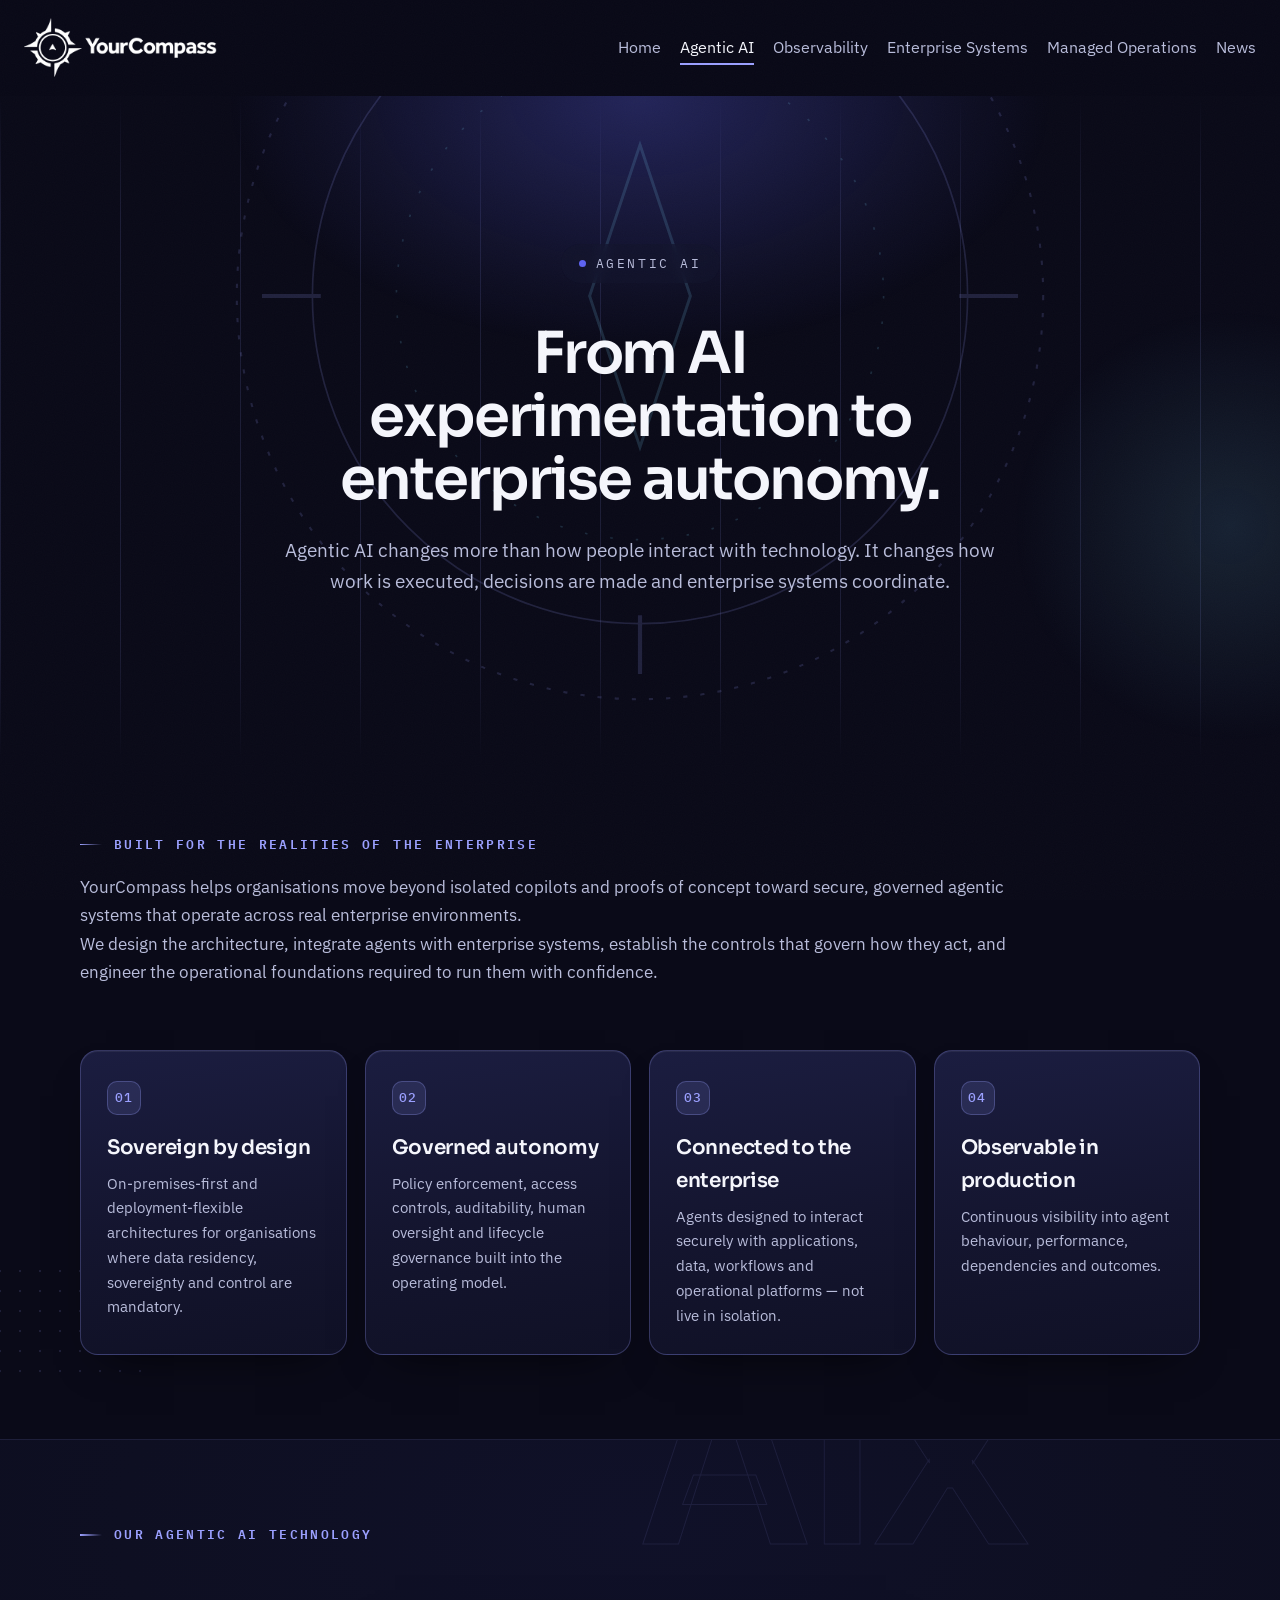
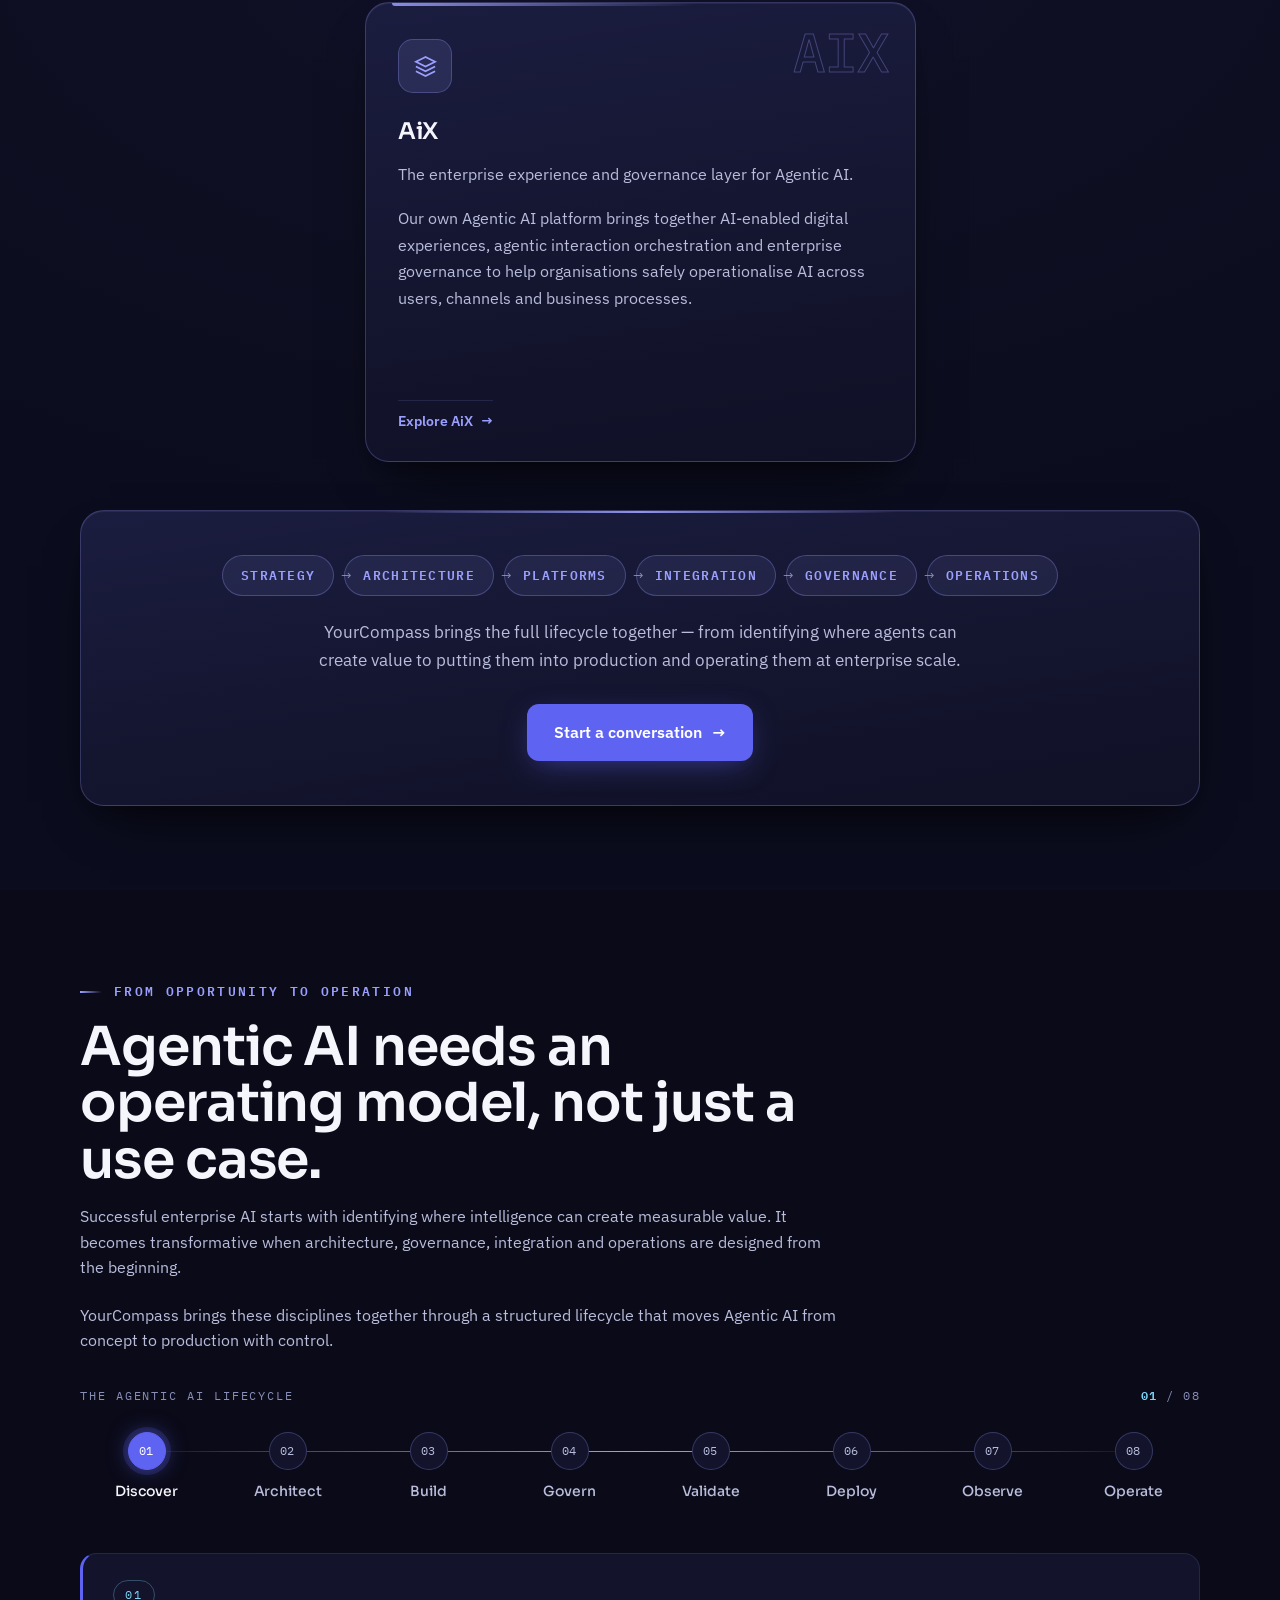
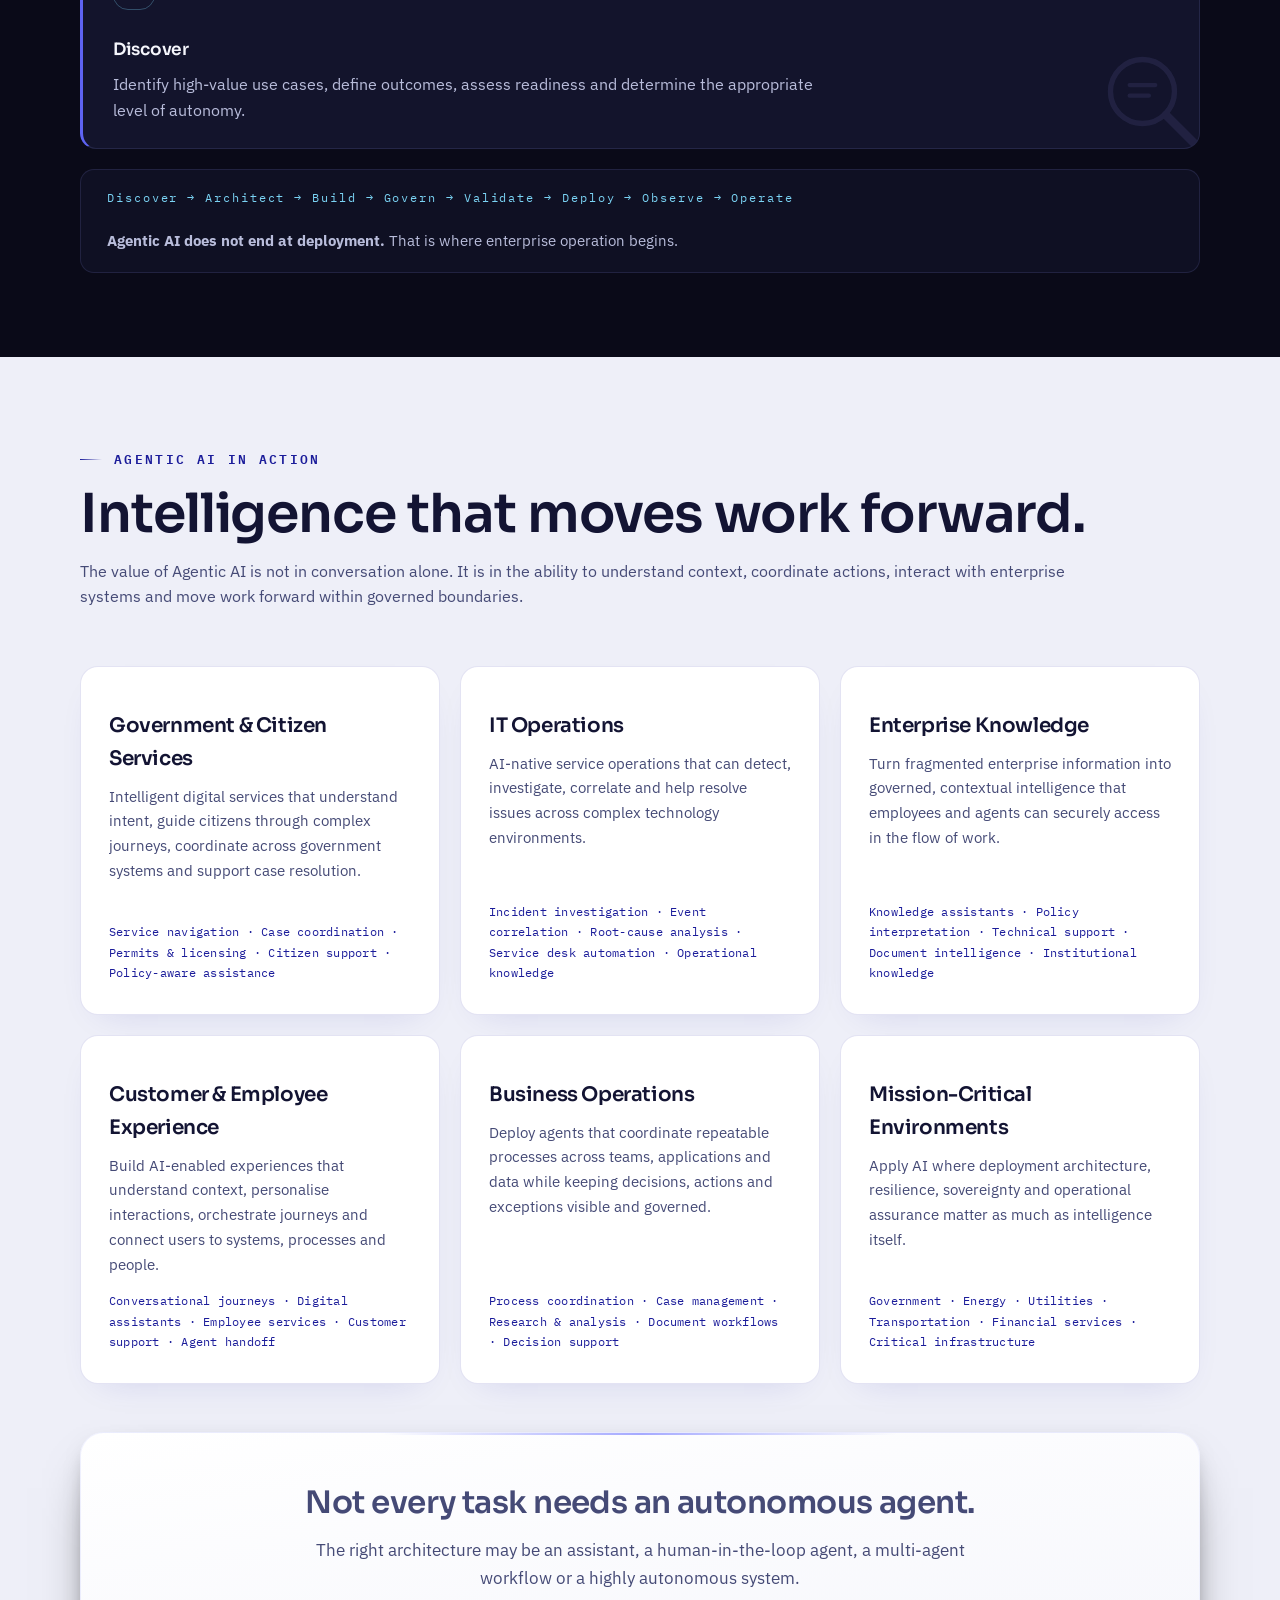
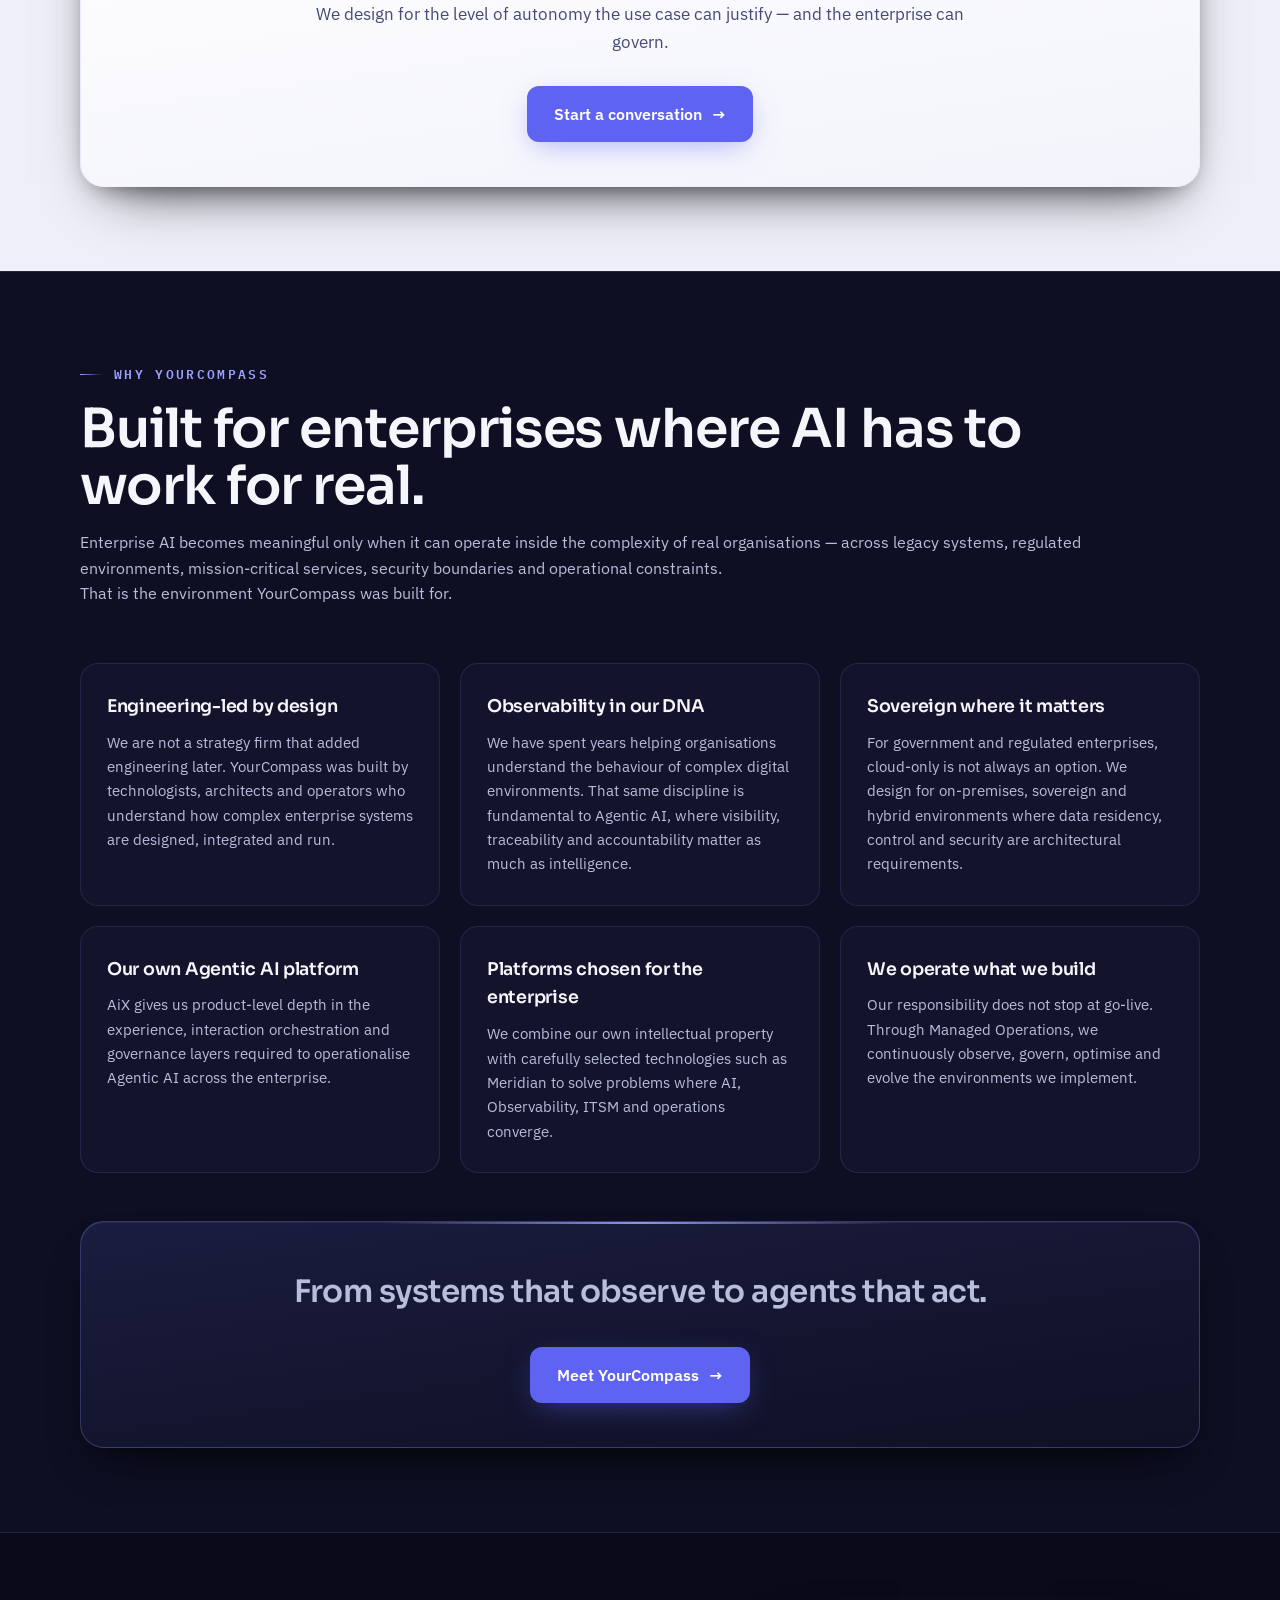
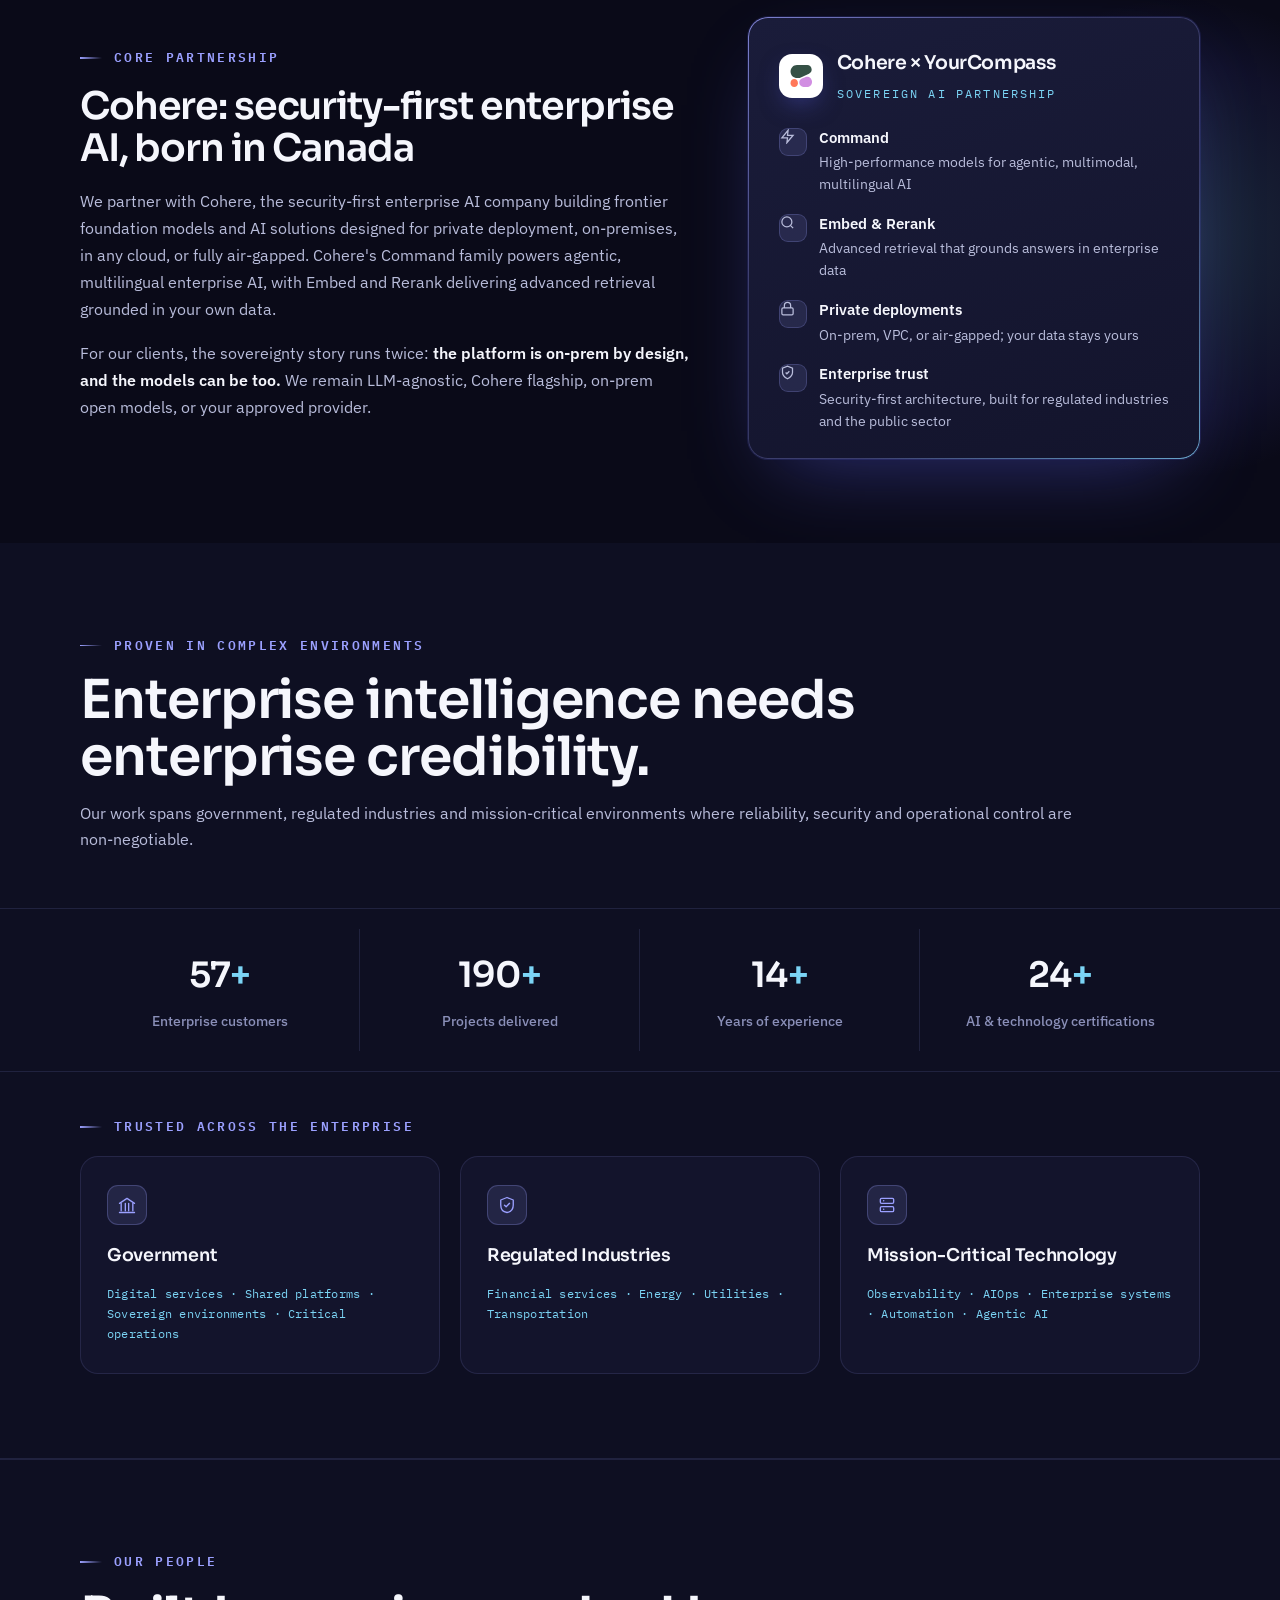
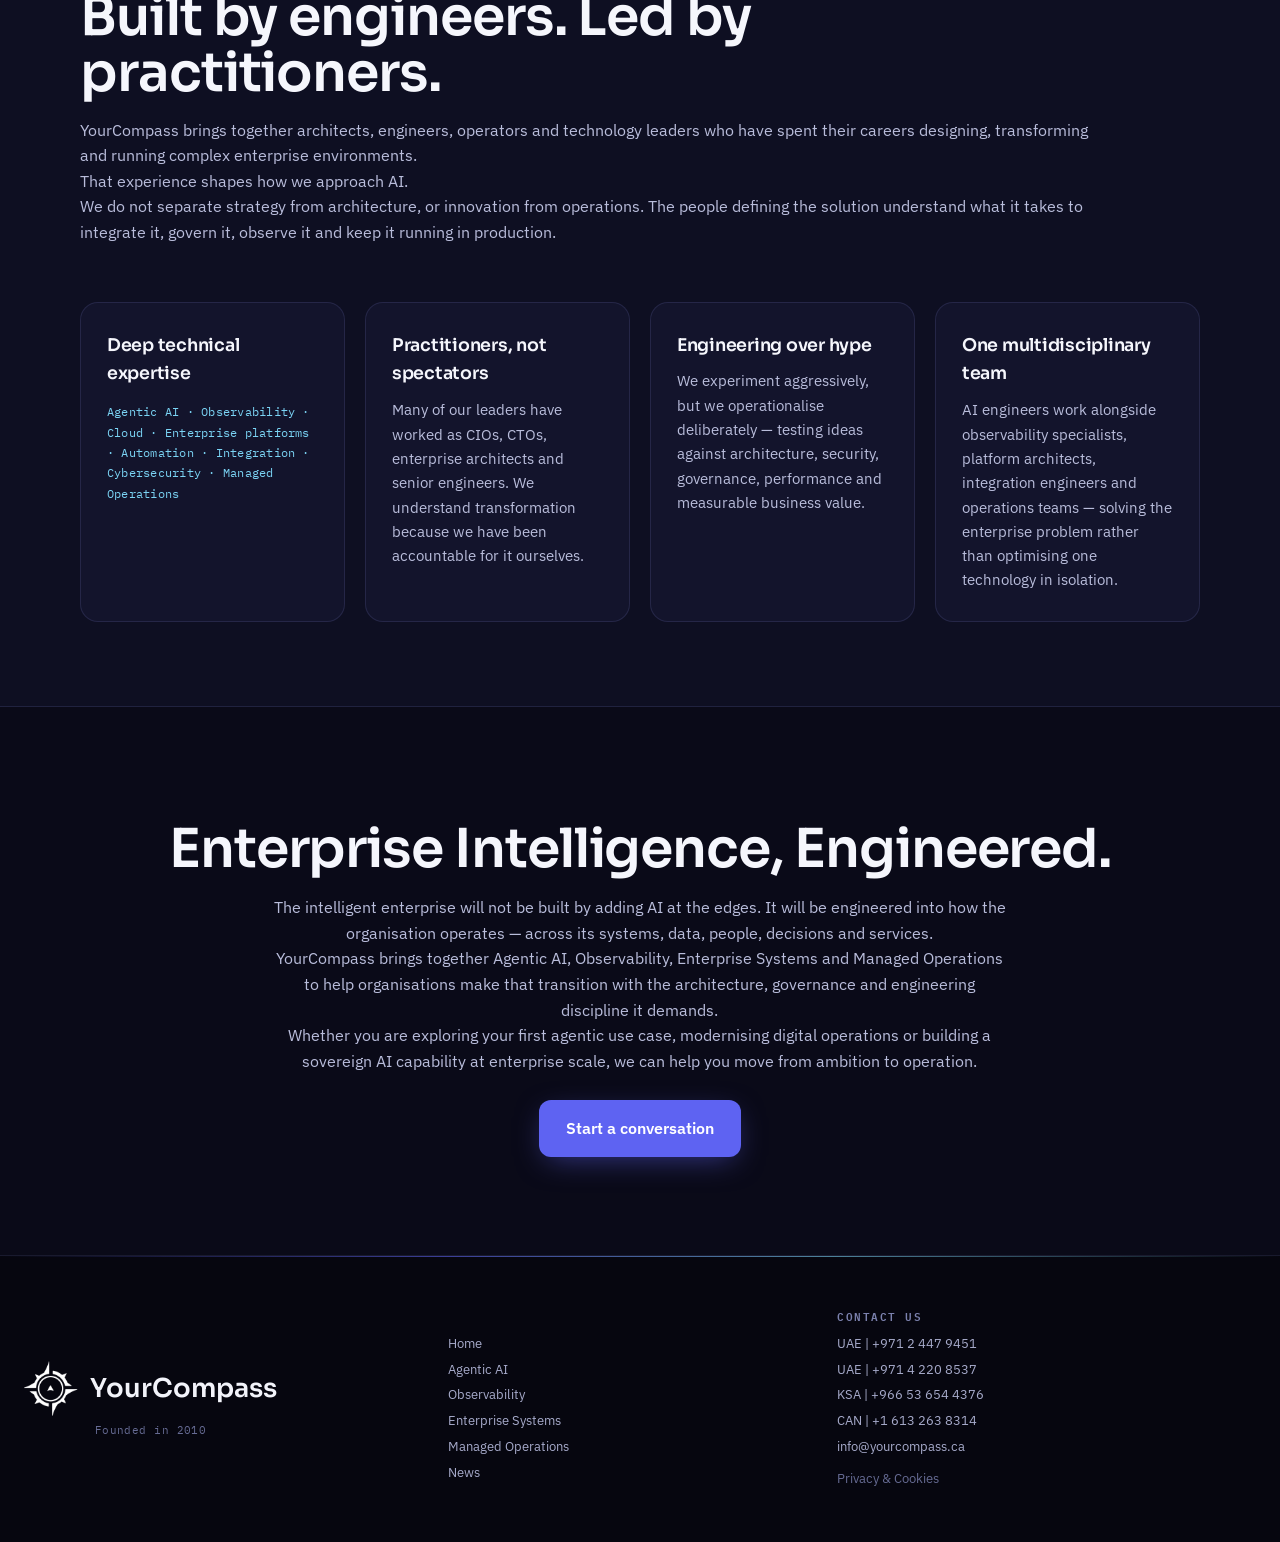
<file: agentic-ai.html>
<!DOCTYPE html>
<html lang="en">
<head>
<meta charset="utf-8">
<meta name="viewport" content="width=device-width, initial-scale=1">
<link rel="icon" type="image/png" href="assets/favicon-tab.png">
<title>Agentic AI, YourCompass</title>
<link rel="stylesheet" href="assets/css/main.css">
<link rel="stylesheet" href="assets/agentic-ai/agentic-ai.css">
<meta name="description" content="YourCompass helps organisations move beyond isolated copilots and proofs of concept toward secure, governed agentic systems that operate across real enterprise environments.">
<link rel="preconnect" href="https://fonts.googleapis.com">
<link rel="preconnect" href="https://fonts.gstatic.com" crossorigin>
<link href="https://fonts.googleapis.com/css2?family=Sora:wght@400;500;600;700&family=IBM+Plex+Sans:wght@400;500;600&family=IBM+Plex+Mono:wght@400;500;600&display=swap" rel="stylesheet">
</head>
<body>

<div id="prog" aria-hidden="true"></div>

<!-- ===================== NAV ===================== -->
<header class="nav t-dark">
  <nav class="nav__inner">
    <a class="nav__brand" href="index.html">
      <img class="nav__logo" src="assets/logo.png" alt="YourCompass">
    </a>
    <div class="nav__spacer"></div>
    <div class="nav__links">
      <a class="nav__link" href="index.html">Home</a>
      <a class="nav__link nav__link--on" href="agentic-ai.html">Agentic AI</a>
      <a class="nav__link" href="observability.html">Observability</a>
      <a class="nav__link" href="enterprise-systems.html">Enterprise Systems</a>
      <a class="nav__link" href="managed-operations.html">Managed Operations</a>
      <a class="nav__link" href="news.html">News</a>
    </div>
    <button class="nav__burger" type="button" data-burger aria-expanded="false" aria-controls="mnav" aria-label="Menu">
      <svg data-burger-open width="26" height="26" viewBox="0 0 20 20" aria-hidden="true">
        <path d="M3 5.5 H17 M3 10 H17 M3 14.5 H17" stroke-width="1.7" stroke-linecap="round" fill="none"></path>
      </svg>
      <svg data-burger-close width="26" height="26" viewBox="0 0 20 20" aria-hidden="true" hidden>
        <path d="M5 5 L15 15 M15 5 L5 15" stroke-width="1.7" stroke-linecap="round" fill="none"></path>
      </svg>
    </button>
  </nav>
  <div class="nav__panel" id="mnav" data-mpanel hidden>
    <div class="nav__panel-inner">
      <a class="nav__panel-link" href="index.html"><span>Home</span><span>&rarr;</span></a>
      <a class="nav__panel-link" href="agentic-ai.html"><span>Agentic AI</span><span>&rarr;</span></a>
      <a class="nav__panel-link" href="observability.html"><span>Observability</span><span>&rarr;</span></a>
      <a class="nav__panel-link" href="enterprise-systems.html"><span>Enterprise Systems</span><span>&rarr;</span></a>
      <a class="nav__panel-link" href="managed-operations.html"><span>Managed Operations</span><span>&rarr;</span></a>
      <a class="nav__panel-link" href="news.html"><span>News</span><span>&rarr;</span></a>
    </div>
  </div>
</header>

<main id="top">

<!-- ===================== HERO ===================== -->
<header class="hero hero--simple">
  <div class="hero__glow" data-mpx="22"></div>
  <div class="hero__glow2" data-mpx="-14"></div>
  <svg class="compassring" viewBox="0 0 200 200" fill="none" aria-hidden="true">
    <circle cx="100" cy="100" r="96" stroke="#9BA0FF" stroke-width=".5" stroke-dasharray="1 3.1"/>
    <circle cx="100" cy="100" r="78" stroke="#9BA0FF" stroke-width=".4"/>
    <circle cx="100" cy="100" r="58" stroke="#7BD4F5" stroke-width=".4" stroke-dasharray=".6 5.5"/>
    <path d="M100 10v14M100 176v14M10 100h14M176 100h14" stroke="#9BA0FF" stroke-width="1"/>
    <path d="M100 64 112 100 100 136 88 100Z" stroke="#7BD4F5" stroke-width=".7"/>
  </svg>
  <div class="fnd-wrap">
    <div class="hero__eyebrow" data-reveal>
      <span class="hero__eyebrow-dot"></span>
      Agentic AI
    </div>
    <h1 class="hero__h" id="heroH">
      <span class="w"><i style="animation-delay:.05s">From</i></span>
      <span class="w"><i style="animation-delay:.13s">AI</i></span>
      <span class="w"><i style="animation-delay:.21s">experimentation</i></span>
      <span class="w"><i style="animation-delay:.29s">to</i></span><br>
      <span class="w"><i style="animation-delay:.42s">enterprise</i></span>
      <span class="w"><i style="animation-delay:.52s">autonomy.</i></span>
    </h1>
    <p class="hero__sub fade">Agentic AI changes more than how people interact with technology. It changes how work is executed, decisions are made and enterprise systems coordinate.</p>
  </div>
</header>

<!-- ===================== BUILT FOR THE ENTERPRISE ===================== -->
<section class="thesis" id="about">
  <div class="deco deco--dots" style="width:180px;height:120px;bottom:80px;left:-30px" data-para="-.05"></div>
  <div class="fnd-wrap">
    <span class="fnd-kicker standalone-kicker">Built for the realities of the enterprise</span>
    <p class="thesis__sub fade">YourCompass helps organisations move beyond isolated copilots and proofs of concept toward secure, governed agentic systems that operate across real enterprise environments.</p>
    <p class="thesis__sub fade">We design the architecture, integrate agents with enterprise systems, establish the controls that govern how they act, and engineer the operational foundations required to run them with confidence.</p>

    <div class="dostrip dostrip--4 dostrip--cards stag">
      <div class="dox dox--card">
        <div class="dox__num">01</div>
        <h3>Sovereign by design</h3>
        <p>On-premises-first and deployment-flexible architectures for organisations where data residency, sovereignty and control are mandatory.</p>
      </div>
      <div class="dox dox--card">
        <div class="dox__num">02</div>
        <h3>Governed autonomy</h3>
        <p>Policy enforcement, access controls, auditability, human oversight and lifecycle governance built into the operating model.</p>
      </div>
      <div class="dox dox--card">
        <div class="dox__num">03</div>
        <h3>Connected to the enterprise</h3>
        <p>Agents designed to interact securely with applications, data, workflows and operational platforms — not live in isolation.</p>
      </div>
      <div class="dox dox--card">
        <div class="dox__num">04</div>
        <h3>Observable in production</h3>
        <p>Continuous visibility into agent behaviour, performance, dependencies and outcomes.</p>
      </div>
    </div>
  </div>
</section>

<!-- ===================== OUR AGENTIC AI TECHNOLOGY ===================== -->
<section class="capsec" id="technology">
  <div class="ghost" data-para=".1" aria-hidden="true">AIX</div>
  <div class="fnd-wrap">
    <div class="sec-hd fade">
      <span class="fnd-kicker standalone-kicker">Our Agentic AI Technology</span>
    </div>
    <div class="bento stag">

      <div class="bcard bcard--6 bcard--center bc--indigo spot tilt">
        <span class="bcard__num" aria-hidden="true">AIX</span>
        <div class="bcard__ico"><svg width="23" height="23" viewBox="0 0 24 24" fill="none" stroke="currentColor" stroke-width="1.8"><path d="M12 2 2 7l10 5 10-5-10-5z"/><path d="M2 17l10 5 10-5"/><path d="M2 12l10 5 10-5"/></svg></div>
        <div class="bcard__trow"><h3>AiX</h3></div>
        <p class="bcard__sum">The enterprise experience and governance layer for Agentic AI.</p>
        <p class="bcard__sum">Our own Agentic AI platform brings together AI-enabled digital experiences, agentic interaction orchestration and enterprise governance to help organisations safely operationalise AI across users, channels and business processes.</p>
        <a class="bcard__go" href="#contact">Explore AiX <span class="arr">→</span></a>
      </div>

    </div>

    <div class="cta-block cta-block--center cta-block--promo fade">
      <ul class="lifecycle-tags">
        <li>Strategy</li>
        <li>Architecture</li>
        <li>Platforms</li>
        <li>Integration</li>
        <li>Governance</li>
        <li>Operations</li>
      </ul>
      <p>YourCompass brings the full lifecycle together — from identifying where agents can create value to putting them into production and operating them at enterprise scale.</p>
      <a class="btn btn--primary" href="#contact" hidden>Explore Agentic AI <span class="arr">→</span></a>
      <a class="btn btn--primary" href="mailto:info@yourcompass.ca">Start a conversation <span class="arr">→</span></a>
    </div>
  </div>
</section>

<!-- ===================== FROM OPPORTUNITY TO OPERATION ===================== -->
<section class="method" id="method">
  <div class="fnd-wrap">
    <div class="method__head sec-hd fade">
      <span class="fnd-kicker">From Opportunity to Operation</span>
      <h2>Agentic AI needs an operating model, not just a use case.</h2>
      <p class="method__lead">Successful enterprise AI starts with identifying where intelligence can create measurable value. It becomes transformative when architecture, governance, integration and operations are designed from the beginning.</p>
      <p class="method__lead">YourCompass brings these disciplines together through a structured lifecycle that moves Agentic AI from concept to production with control.</p>
    </div>

    <div class="proc" data-reveal data-d="120">
      <div class="proc__railhead">
        <span>THE AGENTIC AI LIFECYCLE</span>
        <span class="method__count"><b data-method-num>01</b> / 08</span>
      </div>
      <div class="proc__dotsrow">
        <button class="proc__nav proc__nav--prev" type="button" data-mstep-prev aria-label="Previous step">&larr;</button>
        <div class="proc__dots" data-mstep-dots aria-hidden="true"></div>
        <button class="proc__nav proc__nav--next" type="button" data-mstep-next aria-label="Next step">&rarr;</button>
      </div>
      <div class="proc__stepswrap">
        <div class="proc__steps" data-msteps></div>
      </div>
      <div class="proc__detail" data-method-detail>
        <svg class="stepcard__bg proc__detail-bg" data-step-art="0" viewBox="0 0 120 120" aria-hidden="true"><circle cx="52" cy="52" r="30" fill="none" stroke="currentColor" stroke-width="5"/><path d="M74 74 L104 104" stroke="currentColor" stroke-width="8" stroke-linecap="round"/><path d="M40 46 L64 46 M40 56 L58 56" stroke="currentColor" stroke-width="4" stroke-linecap="round"/></svg>
        <svg class="stepcard__bg proc__detail-bg" data-step-art="1" viewBox="0 0 120 120" aria-hidden="true"><rect x="26" y="14" width="68" height="92" rx="8" fill="none" stroke="currentColor" stroke-width="5"/><path d="M40 38 L48 46 L62 30" fill="none" stroke="currentColor" stroke-width="5" stroke-linecap="round" stroke-linejoin="round"/><path d="M40 62 L80 62 M40 76 L72 76 M40 90 L76 90" stroke="currentColor" stroke-width="4" stroke-linecap="round"/></svg>
        <svg class="stepcard__bg proc__detail-bg" data-step-art="2" viewBox="0 0 120 120" aria-hidden="true"><path d="M16 34 L16 16 L34 16 M86 16 L104 16 L104 34 M104 86 L104 104 L86 104 M34 104 L16 104 L16 86" fill="none" stroke="currentColor" stroke-width="6" stroke-linecap="round"/><circle cx="60" cy="60" r="17" fill="none" stroke="currentColor" stroke-width="5"/><circle cx="60" cy="60" r="5" fill="currentColor"/></svg>
        <svg class="stepcard__bg proc__detail-bg" data-step-art="3" viewBox="0 0 120 120" aria-hidden="true"><path d="M60 10 L96 24 L96 52 C96 80 80 98 60 108 C40 98 24 80 24 52 L24 24 Z" fill="none" stroke="currentColor" stroke-width="5" stroke-linejoin="round"/><circle cx="60" cy="46" r="8" fill="none" stroke="currentColor" stroke-width="4"/><circle cx="44" cy="70" r="6" fill="none" stroke="currentColor" stroke-width="4"/><circle cx="76" cy="70" r="6" fill="none" stroke="currentColor" stroke-width="4"/><path d="M55 52 L48 65 M65 52 L72 65" stroke="currentColor" stroke-width="4" stroke-linecap="round"/></svg>
        <svg class="stepcard__bg proc__detail-bg" data-step-art="4" viewBox="0 0 120 120" aria-hidden="true"><rect x="14" y="20" width="92" height="66" rx="6" fill="none" stroke="currentColor" stroke-width="5"/><path d="M14 40 L106 40" stroke="currentColor" stroke-width="4"/><path d="M28 56 L52 56 L52 74 L28 74 Z" fill="none" stroke="currentColor" stroke-width="4"/><path d="M62 56 L92 56 M62 66 L86 66 M62 76 L80 76" stroke="currentColor" stroke-width="4" stroke-linecap="round"/><path d="M42 98 L78 98 M60 86 L60 98" stroke="currentColor" stroke-width="5" stroke-linecap="round"/></svg>
        <svg class="stepcard__bg proc__detail-bg" data-step-art="5" viewBox="0 0 120 120" aria-hidden="true"><rect x="20" y="16" width="80" height="24" rx="5" fill="none" stroke="currentColor" stroke-width="5"/><rect x="20" y="48" width="80" height="24" rx="5" fill="none" stroke="currentColor" stroke-width="5"/><rect x="20" y="80" width="80" height="24" rx="5" fill="none" stroke="currentColor" stroke-width="5"/><circle cx="34" cy="28" r="4" fill="currentColor"/><circle cx="34" cy="60" r="4" fill="currentColor"/><circle cx="34" cy="92" r="4" fill="currentColor"/><path d="M64 24 L88 24 M64 32 L80 32 M64 56 L88 56 M64 64 L80 64 M64 88 L88 88 M64 96 L80 96" stroke="currentColor" stroke-width="3.5" stroke-linecap="round"/></svg>
        <svg class="stepcard__bg proc__detail-bg" data-step-art="6" viewBox="0 0 120 120" aria-hidden="true"><path d="M34 108 L34 14" stroke="currentColor" stroke-width="6" stroke-linecap="round"/><path d="M34 16 L92 30 L34 46 Z" fill="currentColor"/><path d="M20 108 L64 108" stroke="currentColor" stroke-width="5" stroke-linecap="round"/></svg>
        <svg class="stepcard__bg proc__detail-bg" data-step-art="7" viewBox="0 0 120 120" aria-hidden="true"><path d="M96 48 A 40 40 0 1 0 100 68" fill="none" stroke="currentColor" stroke-width="6" stroke-linecap="round"/><path d="M96 30 L98 50 L78 48" fill="none" stroke="currentColor" stroke-width="6" stroke-linecap="round" stroke-linejoin="round"/><path d="M38 66 L50 54 L62 64 L80 42" fill="none" stroke="currentColor" stroke-width="5" stroke-linecap="round" stroke-linejoin="round"/><circle cx="80" cy="42" r="4.5" fill="currentColor"/></svg>
        <div class="proc__detail-copy">
          <span class="stepcard__idx" data-method-badge>01</span>
          <h3 data-method-title></h3>
          <p data-method-desc></p>
        </div>
      </div>
    </div>

    <div class="method__strip" data-reveal data-d="160">
      <div class="method__strip-kicker method__strip-kicker--loop">Discover &rarr; Architect &rarr; Build &rarr; Govern &rarr; Validate &rarr; Deploy &rarr; Observe &rarr; Operate</div>
      <p><strong>Agentic AI does not end at deployment.</strong> That is where enterprise operation begins.</p>
    </div>
  </div>
</section>

<!-- ===================== AGENTIC AI IN ACTION ===================== -->
<section class="fnd" id="action">
  <div class="fnd-wrap">
    <div class="sec-hd fade">
      <span class="fnd-kicker">Agentic AI in Action</span>
      <h2>Intelligence that moves work forward.</h2>
      <p>The value of Agentic AI is not in conversation alone. It is in the ability to understand context, coordinate actions, interact with enterprise systems and move work forward within governed boundaries.</p>
    </div>
    <div class="fnd__grid stag">
      <div class="fnd__card">
        <h3>Government &amp; Citizen Services</h3>
        <p>Intelligent digital services that understand intent, guide citizens through complex journeys, coordinate across government systems and support case resolution.</p>
        <div class="uc__tags">Service navigation &middot; Case coordination &middot; Permits &amp; licensing &middot; Citizen support &middot; Policy-aware assistance</div>
      </div>
      <div class="fnd__card">
        <h3>IT Operations</h3>
        <p>AI-native service operations that can detect, investigate, correlate and help resolve issues across complex technology environments.</p>
        <div class="uc__tags">Incident investigation &middot; Event correlation &middot; Root-cause analysis &middot; Service desk automation &middot; Operational knowledge</div>
      </div>
      <div class="fnd__card">
        <h3>Enterprise Knowledge</h3>
        <p>Turn fragmented enterprise information into governed, contextual intelligence that employees and agents can securely access in the flow of work.</p>
        <div class="uc__tags">Knowledge assistants &middot; Policy interpretation &middot; Technical support &middot; Document intelligence &middot; Institutional knowledge</div>
      </div>
      <div class="fnd__card">
        <h3>Customer &amp; Employee Experience</h3>
        <p>Build AI-enabled experiences that understand context, personalise interactions, orchestrate journeys and connect users to systems, processes and people.</p>
        <div class="uc__tags">Conversational journeys &middot; Digital assistants &middot; Employee services &middot; Customer support &middot; Agent handoff</div>
      </div>
      <div class="fnd__card">
        <h3>Business Operations</h3>
        <p>Deploy agents that coordinate repeatable processes across teams, applications and data while keeping decisions, actions and exceptions visible and governed.</p>
        <div class="uc__tags">Process coordination &middot; Case management &middot; Research &amp; analysis &middot; Document workflows &middot; Decision support</div>
      </div>
      <div class="fnd__card">
        <h3>Mission-Critical Environments</h3>
        <p>Apply AI where deployment architecture, resilience, sovereignty and operational assurance matter as much as intelligence itself.</p>
        <div class="uc__tags">Government &middot; Energy &middot; Utilities &middot; Transportation &middot; Financial services &middot; Critical infrastructure</div>
      </div>
    </div>

    <div class="cta-block cta-block--center cta-block--promo fade">
      <p class="cta-block__lead">Not every task needs an autonomous agent.</p>
      <p>The right architecture may be an assistant, a human-in-the-loop agent, a multi-agent workflow or a highly autonomous system.</p>
      <p>We design for the level of autonomy the use case can justify — and the enterprise can govern.</p>
      <a class="btn btn--primary" href="#contact" hidden>Explore Agentic AI solutions <span class="arr">→</span></a>
      <a class="btn btn--primary" href="mailto:info@yourcompass.ca">Start a conversation <span class="arr">→</span></a>
    </div>
  </div>
</section>

<!-- ===================== WHY YOURCOMPASS ===================== -->
<section class="anat" id="why">
  <div class="fnd-wrap">
    <div class="sec-hd fade">
      <span class="fnd-kicker">Why YourCompass</span>
      <h2>Built for enterprises where AI has to work for real.</h2>
      <p>Enterprise AI becomes meaningful only when it can operate inside the complexity of real organisations — across legacy systems, regulated environments, mission-critical services, security boundaries and operational constraints.</p>
      <p>That is the environment YourCompass was built for.</p>
    </div>
    <div class="anat__grid stag">
      <div class="anat__card">
        <h3>Engineering-led by design</h3>
        <p>We are not a strategy firm that added engineering later. YourCompass was built by technologists, architects and operators who understand how complex enterprise systems are designed, integrated and run.</p>
      </div>
      <div class="anat__card">
        <h3>Observability in our DNA</h3>
        <p>We have spent years helping organisations understand the behaviour of complex digital environments. That same discipline is fundamental to Agentic AI, where visibility, traceability and accountability matter as much as intelligence.</p>
      </div>
      <div class="anat__card">
        <h3>Sovereign where it matters</h3>
        <p>For government and regulated enterprises, cloud-only is not always an option. We design for on-premises, sovereign and hybrid environments where data residency, control and security are architectural requirements.</p>
      </div>
      <div class="anat__card">
        <h3>Our own Agentic AI platform</h3>
        <p>AiX gives us product-level depth in the experience, interaction orchestration and governance layers required to operationalise Agentic AI across the enterprise.</p>
      </div>
      <div class="anat__card">
        <h3>Platforms chosen for the enterprise</h3>
        <p>We combine our own intellectual property with carefully selected technologies such as Meridian to solve problems where AI, Observability, ITSM and operations converge.</p>
      </div>
      <div class="anat__card">
        <h3>We operate what we build</h3>
        <p>Our responsibility does not stop at go-live. Through Managed Operations, we continuously observe, govern, optimise and evolve the environments we implement.</p>
      </div>
    </div>

    <div class="cta-block cta-block--center cta-block--promo fade">
      <p class="cta-block__lead">From systems that observe to agents that act.</p>
      <a class="btn btn--primary" href="index.html">Meet YourCompass <span class="arr">→</span></a>
    </div>
  </div>
</section>

<!-- ===================== CORE PARTNERSHIP ===================== -->
<section class="cohere" id="cohere">
  <div class="cohere__glow" aria-hidden="true"></div>
  <div class="fnd-wrap cohere__grid">
    <div class="cohere__copy fade">
      <span class="fnd-kicker">Core Partnership</span>
      <h2>Cohere: security-first enterprise AI, born in Canada</h2>
      <p>We partner with Cohere, the security-first enterprise AI company building frontier foundation models and AI solutions designed for private deployment, on-premises, in any cloud, or fully air-gapped. Cohere's Command family powers agentic, multilingual enterprise AI, with Embed and Rerank delivering advanced retrieval grounded in your own data.</p>
      <p>For our clients, the sovereignty story runs twice: <strong>the platform is on-prem by design, and the models can be too.</strong> We remain LLM-agnostic, Cohere flagship, on-prem open models, or your approved provider.</p>
    </div>
    <div class="cohere__card fade">
      <div class="cohere__hd">
        <span class="cohere__mark" aria-hidden="true">
          <img src="assets/agentic-ai/images/cohere.svg" alt="" width="22" height="22" loading="lazy">
        </span>
        <div>
          <div class="cohere__badge">Cohere &times; YourCompass</div>
          <div class="cohere__sub">Sovereign AI partnership</div>
        </div>
      </div>
      <ul>
        <li><span class="cohere__ico" aria-hidden="true"><svg width="15" height="15" viewBox="0 0 24 24" fill="none" stroke="currentColor" stroke-width="2"><polygon points="13 2 3 14 12 14 11 22 21 10 12 10 13 2"/></svg></span><div><b>Command</b><span>High-performance models for agentic, multimodal, multilingual AI</span></div></li>
        <li><span class="cohere__ico" aria-hidden="true"><svg width="15" height="15" viewBox="0 0 24 24" fill="none" stroke="currentColor" stroke-width="2"><circle cx="11" cy="11" r="8"/><line x1="21" y1="21" x2="16.65" y2="16.65"/></svg></span><div><b>Embed &amp; Rerank</b><span>Advanced retrieval that grounds answers in enterprise data</span></div></li>
        <li><span class="cohere__ico" aria-hidden="true"><svg width="15" height="15" viewBox="0 0 24 24" fill="none" stroke="currentColor" stroke-width="2"><rect x="3" y="11" width="18" height="11" rx="2"/><path d="M7 11V7a5 5 0 0 1 10 0v4"/></svg></span><div><b>Private deployments</b><span>On-prem, VPC, or air-gapped; your data stays yours</span></div></li>
        <li><span class="cohere__ico" aria-hidden="true"><svg width="15" height="15" viewBox="0 0 24 24" fill="none" stroke="currentColor" stroke-width="2"><path d="M12 22s8-4 8-10V5l-8-3-8 3v7c0 6 8 10 8 10z"/><polyline points="9 12 11 14 15 10"/></svg></span><div><b>Enterprise trust</b><span>Security-first architecture, built for regulated industries and the public sector</span></div></li>
      </ul>
    </div>
  </div>
</section>

<!-- ===================== PROVEN IN COMPLEX ENVIRONMENTS ===================== -->
<section class="anat" id="proof" style="border-top:none">
  <div class="fnd-wrap">
    <div class="sec-hd fade">
      <span class="fnd-kicker">Proven in Complex Environments</span>
      <h2>Enterprise intelligence needs enterprise credibility.</h2>
      <p>Our work spans government, regulated industries and mission-critical environments where reliability, security and operational control are non-negotiable.</p>
    </div>
  </div>
  <div class="proof">
    <div class="fnd-wrap"><div class="proof__in stag">
      <div class="proof__cell"><div class="proof__num"><span data-count="60">0</span><em>+</em></div><div class="proof__lbl">Enterprise customers</div></div>
      <div class="proof__cell"><div class="proof__num"><span data-count="200">0</span><em>+</em></div><div class="proof__lbl">Projects delivered</div></div>
      <div class="proof__cell"><div class="proof__num"><span data-count="15">0</span><em>+</em></div><div class="proof__lbl">Years of experience</div></div>
      <div class="proof__cell"><div class="proof__num"><span data-count="25">0</span><em>+</em></div><div class="proof__lbl">AI &amp; technology certifications</div></div>
    </div></div>
  </div>
  <div class="fnd-wrap" style="margin-top:44px">
    <span class="fnd-kicker standalone-kicker">Trusted across the enterprise</span>
    <div class="anat__grid anat__grid--3 stag">
      <div class="anat__card">
        <div class="anat__ico"><svg width="20" height="20" viewBox="0 0 24 24" fill="none" stroke="currentColor" stroke-width="1.6" stroke-linecap="round" stroke-linejoin="round"><path d="M3 10 12 4l9 6"/><path d="M5 10v9M10 10v9M14 10v9M19 10v9"/><path d="M3 21h18"/></svg></div>
        <h3>Government</h3>
        <div class="uc__tags">Digital services &middot; Shared platforms &middot; Sovereign environments &middot; Critical operations</div>
      </div>
      <div class="anat__card">
        <div class="anat__ico"><svg width="20" height="20" viewBox="0 0 24 24" fill="none" stroke="currentColor" stroke-width="1.6" stroke-linecap="round" stroke-linejoin="round"><path d="M12 3 4.5 6v6c0 5 3.2 8.4 7.5 9 4.3-.6 7.5-4 7.5-9V6L12 3Z"/><path d="M9 12.2l2 2 4-4.2"/></svg></div>
        <h3>Regulated Industries</h3>
        <div class="uc__tags">Financial services &middot; Energy &middot; Utilities &middot; Transportation</div>
      </div>
      <div class="anat__card">
        <div class="anat__ico"><svg width="20" height="20" viewBox="0 0 24 24" fill="none" stroke="currentColor" stroke-width="1.6" stroke-linecap="round" stroke-linejoin="round"><rect x="4" y="4" width="16" height="6" rx="1.5"/><rect x="4" y="14" width="16" height="6" rx="1.5"/><circle cx="8" cy="7" r=".9" fill="currentColor" stroke="none"/><circle cx="8" cy="17" r=".9" fill="currentColor" stroke="none"/></svg></div>
        <h3>Mission-Critical Technology</h3>
        <div class="uc__tags">Observability &middot; AIOps &middot; Enterprise systems &middot; Automation &middot; Agentic AI</div>
      </div>
    </div>
  </div>
</section>

<!-- ===================== TECHNOLOGY & IP ===================== -->
<section class="fnd" id="techip" hidden>
  <div class="fnd-wrap">
    <div class="sec-hd fade">
      <span class="fnd-kicker standalone-kicker">Technology &amp; IP</span>
      <p>We work with leading enterprise technology providers while continuing to build our own intellectual property and specialist engineering capability.</p>
    </div>
    <div class="fnd__grid fnd__grid--4 stag">
      <div class="fnd__card">
        <h3>AiX</h3>
        <p>Developed by YourCompass</p>
      </div>
      <div class="fnd__card">
        <h3>Dynatrace</h3>
        <p>Premier Partner</p>
      </div>
      <div class="fnd__card">
        <h3>Meridian</h3>
        <p>Distribution &amp; Implementation Partner</p>
      </div>
      <div class="fnd__card fnd__card--dashed">
        <h3>Additional strategic partners</h3>
      </div>
    </div>
  </div>
</section>

<!-- ===================== OUR PEOPLE ===================== -->
<section class="anat" id="people">
  <div class="fnd-wrap">
    <div class="sec-hd fade">
      <span class="fnd-kicker">Our People</span>
      <h2>Built by engineers. Led by practitioners.</h2>
      <p>YourCompass brings together architects, engineers, operators and technology leaders who have spent their careers designing, transforming and running complex enterprise environments.</p>
      <p>That experience shapes how we approach AI.</p>
      <p>We do not separate strategy from architecture, or innovation from operations. The people defining the solution understand what it takes to integrate it, govern it, observe it and keep it running in production.</p>
    </div>
    <div class="anat__grid anat__grid--4 stag">
      <div class="anat__card">
        <h3>Deep technical expertise</h3>
        <div class="uc__tags">Agentic AI &middot; Observability &middot; Cloud &middot; Enterprise platforms &middot; Automation &middot; Integration &middot; Cybersecurity &middot; Managed Operations</div>
      </div>
      <div class="anat__card">
        <h3>Practitioners, not spectators</h3>
        <p>Many of our leaders have worked as CIOs, CTOs, enterprise architects and senior engineers. We understand transformation because we have been accountable for it ourselves.</p>
      </div>
      <div class="anat__card">
        <h3>Engineering over hype</h3>
        <p>We experiment aggressively, but we operationalise deliberately — testing ideas against architecture, security, governance, performance and measurable business value.</p>
      </div>
      <div class="anat__card">
        <h3>One multidisciplinary team</h3>
        <p>AI engineers work alongside observability specialists, platform architects, integration engineers and operations teams — solving the enterprise problem rather than optimising one technology in isolation.</p>
      </div>
    </div>

    <div class="cta-block cta-block--center fade" hidden>
      <p class="cta-block__lead">Intelligence is only as good as the engineering behind it.</p>
      <a class="btn btn--primary" href="index.html#team">Meet our team <span class="arr">→</span></a>
    </div>
  </div>
</section>

<!-- ===================== CONTACT ===================== -->
<section class="contact" id="contact" data-page-cta>
  <div class="contact__glow" data-para="-.08"></div>
  <div class="deco deco--cross" style="top:90px;left:8%;animation:floaty 8s ease-in-out infinite" data-para=".06">
    <svg width="22" height="22" viewBox="0 0 24 24" fill="none" stroke="currentColor" stroke-width="1.4"><path d="M12 2v20M2 12h20"/></svg>
  </div>
  <div class="fnd-wrap contact__grid">
    <div class="contact__copy fade">
      <h2>Enterprise Intelligence, Engineered.</h2>
      <p>The intelligent enterprise will not be built by adding AI at the edges. It will be engineered into how the organisation operates — across its systems, data, people, decisions and services.</p>
      <p>YourCompass brings together Agentic AI, Observability, Enterprise Systems and Managed Operations to help organisations make that transition with the architecture, governance and engineering discipline it demands.</p>
      <p>Whether you are exploring your first agentic use case, modernising digital operations or building a sovereign AI capability at enterprise scale, we can help you move from ambition to operation.</p>
      <div class="contact__ctas fade">
        <a class="btn btn--primary" href="mailto:info@yourcompass.ca">Start a conversation</a>
        <a class="btn btn--quiet" href="#technology" hidden>Explore Agentic AI</a>
      </div>
    </div>
  </div>
</section>

</main>

<footer class="footer">
  <div class="footer__grid">
    <div class="footer__brand">
      <a href="index.html">
        <span class="footer__brand-row">
          <img class="footer__logo-mark" src="assets/favicon.png" alt="YourCompass">
          <span class="footer__brand-name">YourCompass</span>
        </span>
        <span class="footer__brand-founded">Founded in 2010</span>
      </a>
    </div>
    <div class="footer__col">
      <span class="footer__col-hd footer__col-hd--hidden">Navigation</span>
      <div class="footer__links">
        <a href="index.html">Home</a>
        <a href="agentic-ai.html">Agentic AI</a>
        <a href="observability.html">Observability</a>
        <a href="enterprise-systems.html">Enterprise Systems</a>
        <a href="managed-operations.html">Managed Operations</a>
        <a href="news.html">News</a>
      </div>
    </div>
    <div class="footer__col">
      <span class="footer__col-hd">Contact Us</span>
      <div class="footer__contact">
        <a href="tel:+97124479451">UAE | +971 2 447 9451</a>
        <a href="tel:+97142208537">UAE | +971 4 220 8537</a>
        <a href="tel:+966536544376">KSA | +966 53 654 4376</a>
        <a href="tel:+16132638314">CAN | +1 613 263 8314</a>
        <a href="mailto:info@yourcompass.ca">info@yourcompass.ca</a>
        <a href="privacy-cookies.html" class="footer__privacy">Privacy &amp; Cookies</a>
      </div>
    </div>
  </div>
</footer>

<script src="assets/agentic-ai/agentic-ai.js"></script>

<script>
/* lifecycle steps for the ported method rail — see initMethod() in
   assets/js/app.js, which reads window.METHOD_STEPS_OVERRIDE in place
   of the homepage's own onboarding-step data when present. */
window.METHOD_STEPS_OVERRIDE = [
  { t: 'Discover', full: 'Discover', d: 'Identify high-value use cases, define outcomes, assess readiness and determine the appropriate level of autonomy.' },
  { t: 'Architect', full: 'Architect', d: 'Design the agentic architecture, deployment model, security boundaries, data access, integration patterns and governance controls.' },
  { t: 'Build', full: 'Build', d: 'Develop agents, digital experiences, orchestration, enterprise integrations and supporting AI services.' },
  { t: 'Govern', full: 'Govern', d: 'Establish policies, access controls, human oversight, auditability, risk controls and lifecycle management.' },
  { t: 'Validate', full: 'Validate', d: 'Test agent behaviour, security, performance, resilience and operational readiness against defined objectives.' },
  { t: 'Deploy', full: 'Deploy', d: 'Move into production through controlled deployment models designed around enterprise security, sovereignty and operational requirements.' },
  { t: 'Observe', full: 'Observe', d: 'Continuously measure agent behaviour, user interactions, dependencies, performance, cost and business outcomes.' },
  { t: 'Operate', full: 'Operate', d: 'Manage, optimise and evolve the agentic environment through continuous engineering, governance and managed operations.' }
];
</script>
<script src="assets/js/app.js"></script>



<script src="assets/js/main.js"></script>
</body>
</html>
</file>
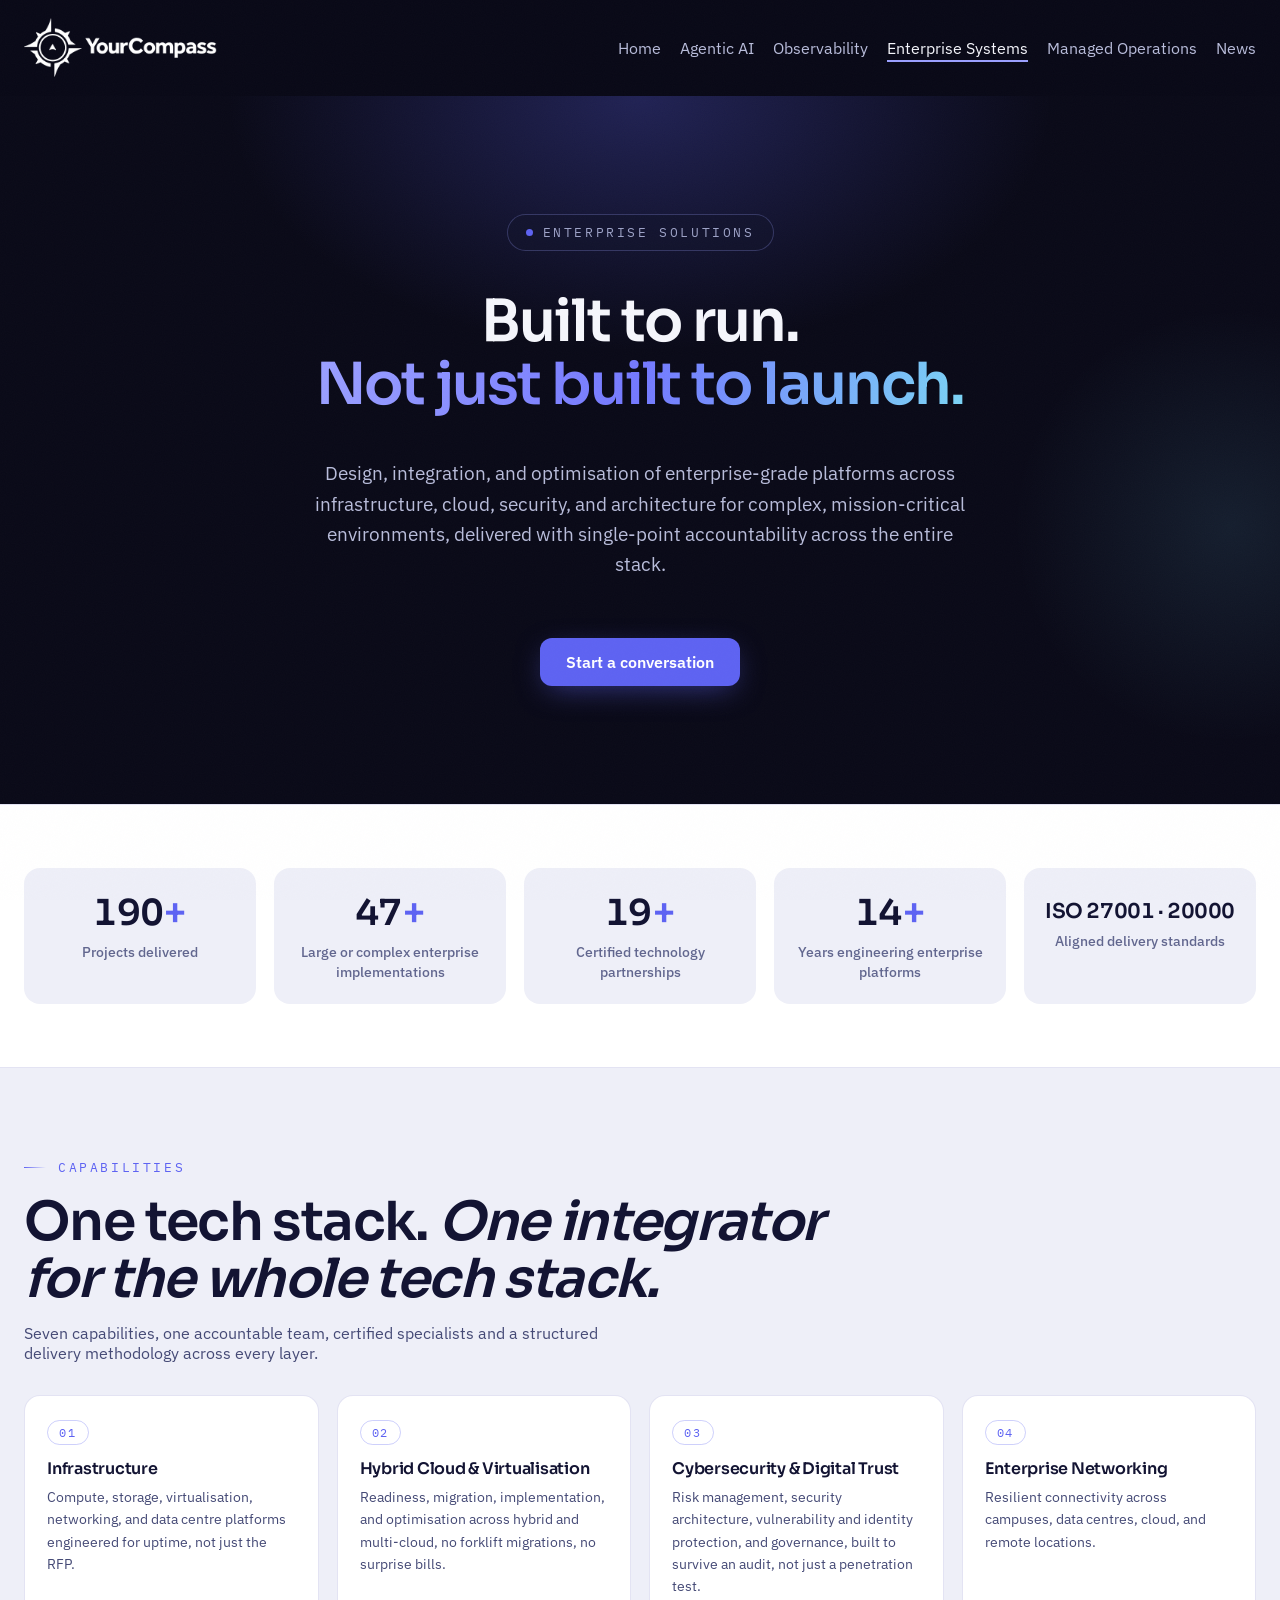
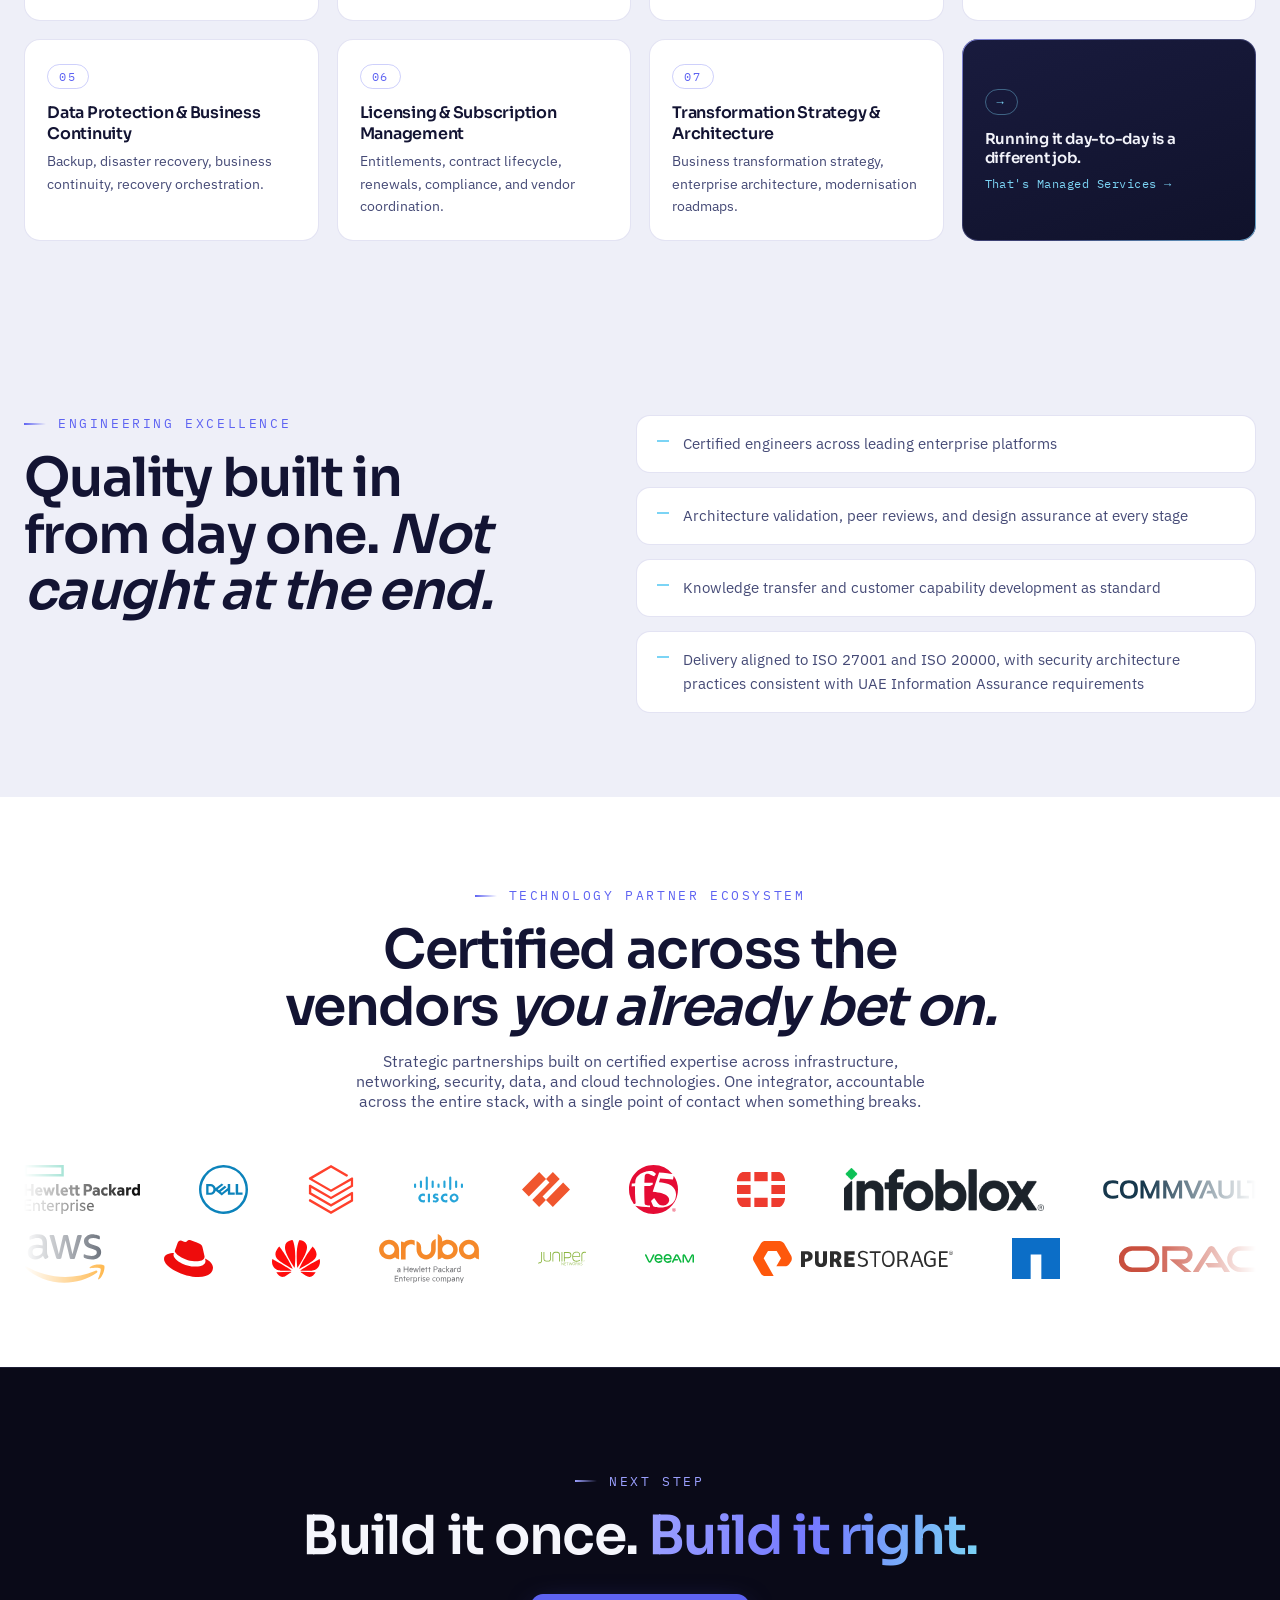
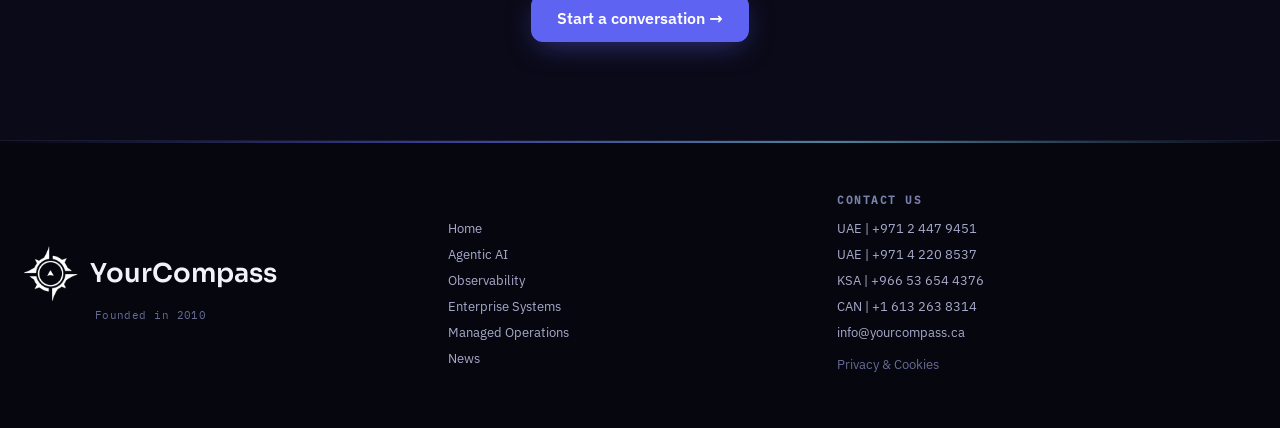
<file: enterprise-systems.html>
<!DOCTYPE html>
<html lang="en">
<head>
<meta charset="UTF-8">
<meta name="viewport" content="width=device-width, initial-scale=1.0">
<title>Enterprise Solutions, YourCompass</title>
<meta name="description" content="Design, integration, and optimisation of enterprise-grade platforms across infrastructure, cloud, security, and architecture, delivered with single-point accountability.">
<link rel="icon" type="image/png" href="assets/favicon-tab.png">
<link rel="stylesheet" href="css/fonts.css">
<link rel="stylesheet" href="assets/css/main.css">
<link rel="stylesheet" href="assets/enterprise-systems/enterprise-systems.css">
</head>
<body>
<div id="prog" aria-hidden="true"></div>

<div class="page">

    <header class="nav t-dark">
    <nav class="nav__inner">
      <a class="nav__brand" href="index.html">
        <img class="nav__logo" src="assets/logo.png" alt="YourCompass">
      </a>
      <div class="nav__spacer"></div>
      <div class="nav__links">
        <a class="nav__link" href="index.html">Home</a>
        <a class="nav__link" href="agentic-ai.html">Agentic AI</a>
        <a class="nav__link" href="observability.html">Observability</a>
        <a class="nav__link nav__link--on" href="enterprise-systems.html">Enterprise Systems</a>
        <a class="nav__link" href="managed-operations.html">Managed Operations</a>
        <a class="nav__link" href="news.html">News</a>
      </div>
      <button class="nav__burger" type="button" data-burger aria-expanded="false" aria-controls="mnav" aria-label="Menu">
        <svg data-burger-open width="26" height="26" viewBox="0 0 20 20" aria-hidden="true">
          <path d="M3 5.5 H17 M3 10 H17 M3 14.5 H17" stroke-width="1.7" stroke-linecap="round" fill="none"></path>
        </svg>
        <svg data-burger-close width="26" height="26" viewBox="0 0 20 20" aria-hidden="true" hidden>
          <path d="M5 5 L15 15 M15 5 L5 15" stroke-width="1.7" stroke-linecap="round" fill="none"></path>
        </svg>
      </button>
    </nav>
    <div class="nav__panel" id="mnav" data-mpanel hidden>
      <div class="nav__panel-inner">
        <a class="nav__panel-link" href="index.html"><span>Home</span><span>&rarr;</span></a>
        <a class="nav__panel-link" href="agentic-ai.html"><span>Agentic AI</span><span>&rarr;</span></a>
        <a class="nav__panel-link" href="observability.html"><span>Observability</span><span>&rarr;</span></a>
        <a class="nav__panel-link" href="enterprise-systems.html"><span>Enterprise Systems</span><span>&rarr;</span></a>
        <a class="nav__panel-link" href="managed-operations.html"><span>Managed Operations</span><span>&rarr;</span></a>
        <a class="nav__panel-link" href="news.html"><span>News</span><span>&rarr;</span></a>
      </div>
    </div>
  </header>

  <!-- ============ ES.1 HERO ============ -->
  <section class="section t-dark obs-hero" data-screen-label="ES.1 Hero">
    <div class="hero__atmo" aria-hidden="true">
      <div class="hero__atmo-glow"></div>
      <div class="hero__atmo-glow2"></div>
    </div>
    <div class="hero__inner">
      <div class="hero__copy">
        <div class="hero__eyebrow" data-reveal>
          <span class="hero__eyebrow-dot"></span>
          Enterprise Solutions
        </div>
        <h1 class="hero__h1" data-reveal>Built to run.<br><em>Not just built to launch.</em></h1>
        <p class="hero__sub" data-reveal data-d="120">Design, integration, and optimisation of enterprise-grade platforms across infrastructure, cloud, security, and architecture for complex, mission-critical environments, delivered with single-point accountability across the entire stack.</p>
        <div class="hero__ctas" data-reveal data-d="200">
          <a class="btn-primary" href="mailto:info@yourcompass.ca" data-page-cta>Start a conversation</a>
        </div>
      </div>
    </div>
  </section>

  <!-- ============ ES.2 PROOF BAND ============ -->
  <section class="section t-white obs-proof" data-screen-label="ES.2 Proof band">
    <div class="wrap obs-proof__grid obs-proof__grid--five">
      <div class="stat" data-reveal>
        <div class="stat__num"><span data-count="200">0</span><em>+</em></div>
        <div class="stat__lbl">Projects delivered</div>
      </div>
      <div class="stat" data-reveal data-d="60">
        <div class="stat__num"><span data-count="50">0</span><em>+</em></div>
        <div class="stat__lbl">Large or complex enterprise implementations</div>
      </div>
      <div class="stat" data-reveal data-d="120">
        <div class="stat__num"><span data-count="20">0</span><em>+</em></div>
        <div class="stat__lbl">Certified technology partnerships</div>
      </div>
      <div class="stat" data-reveal data-d="180">
        <div class="stat__num"><span data-count="15">0</span><em>+</em></div>
        <div class="stat__lbl">Years engineering enterprise platforms</div>
      </div>
      <div class="stat" data-reveal data-d="240">
        <div class="stat__num stat__num--txt">ISO 27001 &middot; 20000</div>
        <div class="stat__lbl">Aligned delivery standards</div>
      </div>
    </div>
  </section>

  <!-- ============ ES.3 CAPABILITIES ============ -->
  <section class="section t-light es-caps" id="capabilities" data-screen-label="ES.3 Capabilities">
    <div class="wrap">
      <div class="obs-head">
        <div class="kicker" data-reveal>Capabilities</div>
        <h2 class="h2" data-reveal>One tech stack. <em>One integrator for the whole tech stack.</em></h2>
        <p class="obs-bridge" data-reveal data-d="100">Seven capabilities, one accountable team, certified specialists and a structured delivery methodology across every layer.</p>
      </div>
      <div class="es-caps__grid">
        <article class="escap" data-reveal>
          <span class="escap__idx">01</span>
          <h3>Infrastructure</h3>
          <p>Compute, storage, virtualisation, networking, and data centre platforms engineered for uptime, not just the RFP.</p>
        </article>
        <article class="escap" data-reveal data-d="60">
          <span class="escap__idx">02</span>
          <h3>Hybrid Cloud &amp; Virtualisation</h3>
          <p>Readiness, migration, implementation, and optimisation across hybrid and multi-cloud, no forklift migrations, no surprise bills.</p>
        </article>
        <article class="escap" data-reveal data-d="120">
          <span class="escap__idx">03</span>
          <h3>Cybersecurity &amp; Digital Trust</h3>
          <p>Risk management, security architecture, vulnerability and identity protection, and governance, built to survive an audit, not just a penetration test.</p>
        </article>
        <article class="escap" data-reveal data-d="180">
          <span class="escap__idx">04</span>
          <h3>Enterprise Networking</h3>
          <p>Resilient connectivity across campuses, data centres, cloud, and remote locations.</p>
        </article>
        <article class="escap" data-reveal data-d="240">
          <span class="escap__idx">05</span>
          <h3>Data Protection &amp; Business Continuity</h3>
          <p>Backup, disaster recovery, business continuity, recovery orchestration.</p>
        </article>
        <article class="escap" data-reveal data-d="300">
          <span class="escap__idx">06</span>
          <h3>Licensing &amp; Subscription Management</h3>
          <p>Entitlements, contract lifecycle, renewals, compliance, and vendor coordination.</p>
        </article>
        <article class="escap" data-reveal data-d="360">
          <span class="escap__idx">07</span>
          <h3>Transformation Strategy &amp; Architecture</h3>
          <p>Business transformation strategy, enterprise architecture, modernisation roadmaps.</p>
        </article>
        <a class="escap escap--pointer" href="managed-operations.html" data-reveal data-d="420">
          <span class="escap__idx">&rarr;</span>
          <h3>Running it day-to-day is a different job.</h3>
          <p class="escap__tag">That's Managed Services &rarr;</p>
        </a>
      </div>
    </div>
  </section>

  <!-- ============ ES.4 ENGINEERING EXCELLENCE ============ -->
  <section class="section t-light obs-case" id="excellence" data-screen-label="ES.4 Engineering excellence">
    <div class="wrap obs-org">
      <div class="obs-org__copy">
        <div class="kicker" data-reveal>Engineering Excellence</div>
        <h2 class="h2" data-reveal>Quality built in from day one. <em>Not caught at the end.</em></h2>
      </div>
      <ul class="obs-org__list" data-reveal data-d="120">
        <li>Certified engineers across leading enterprise platforms</li>
        <li>Architecture validation, peer reviews, and design assurance at every stage</li>
        <li>Knowledge transfer and customer capability development as standard</li>
        <li>Delivery aligned to ISO 27001 and ISO 20000, with security architecture practices consistent with UAE Information Assurance requirements</li>
      </ul>
    </div>
  </section>

  <!-- ============ ES.5 PARTNER ECOSYSTEM ============ -->
  <section class="section t-white es-eco" id="partners" data-screen-label="ES.5 Partner ecosystem">
    <div class="wrap">
      <div class="es-eco__top">
        <div class="obs-head">
          <div class="kicker" data-reveal>Technology Partner Ecosystem</div>
          <h2 class="h2" data-reveal>Certified across the vendors <em>you already bet on.</em></h2>
          <p class="obs-bridge" data-reveal data-d="100">Strategic partnerships built on certified expertise across infrastructure, networking, security, data, and cloud technologies. One integrator, accountable across the entire stack, with a single point of contact when something breaks.</p>
        </div>
      </div>
      <div class="es-eco__wall" data-reveal data-d="140">
        <div class="es-eco__row es-eco__row--rev">
          <div class="es-eco__track">
            <div class="es-eco__group">
              <span class="es-eco__icon"><img decoding="async" src="assets/index/images/partnership/hewlett_packard_enterprise.svg" alt="Hewlett Packard Enterprise"></span>
              <span class="es-eco__icon"><img decoding="async" src="assets/index/images/partnership/dell_emc.svg" alt="Dell EMC"></span>
              <span class="es-eco__icon"><img decoding="async" src="assets/index/images/partnership/databricks.svg" alt="Databricks"></span>
              <span class="es-eco__icon"><img decoding="async" src="assets/index/images/partnership/cisco.svg" alt="Cisco"></span>
              <span class="es-eco__icon"><img decoding="async" src="assets/index/images/partnership/palo_alto_networks.svg" alt="Palo Alto Networks"></span>
              <span class="es-eco__icon"><img decoding="async" src="assets/index/images/partnership/f5.svg" alt="F5"></span>
              <span class="es-eco__icon"><img decoding="async" src="assets/index/images/partnership/fortinet.svg" alt="Fortinet"></span>
              <span class="es-eco__icon"><img decoding="async" src="assets/index/images/partnership/infoblox.png" alt="Infoblox"></span>
              <span class="es-eco__icon"><img decoding="async" src="assets/index/images/partnership/commvault.svg" alt="Commvault"></span>
              <span class="es-eco__icon"><img decoding="async" src="assets/index/images/partnership/ivanti.svg" alt="Ivanti"></span>
            </div>
            <div class="es-eco__group" aria-hidden="true">
              <span class="es-eco__icon"><img decoding="async" src="assets/index/images/partnership/hewlett_packard_enterprise.svg" alt=""></span>
              <span class="es-eco__icon"><img decoding="async" src="assets/index/images/partnership/dell_emc.svg" alt=""></span>
              <span class="es-eco__icon"><img decoding="async" src="assets/index/images/partnership/databricks.svg" alt=""></span>
              <span class="es-eco__icon"><img decoding="async" src="assets/index/images/partnership/cisco.svg" alt=""></span>
              <span class="es-eco__icon"><img decoding="async" src="assets/index/images/partnership/palo_alto_networks.svg" alt=""></span>
              <span class="es-eco__icon"><img decoding="async" src="assets/index/images/partnership/f5.svg" alt=""></span>
              <span class="es-eco__icon"><img decoding="async" src="assets/index/images/partnership/fortinet.svg" alt=""></span>
              <span class="es-eco__icon"><img decoding="async" src="assets/index/images/partnership/infoblox.png" alt=""></span>
              <span class="es-eco__icon"><img decoding="async" src="assets/index/images/partnership/commvault.svg" alt=""></span>
              <span class="es-eco__icon"><img decoding="async" src="assets/index/images/partnership/ivanti.svg" alt=""></span>
            </div>
          </div>
        </div>
        <div class="es-eco__row">
          <div class="es-eco__track">
            <div class="es-eco__group">
              <span class="es-eco__icon"><img decoding="async" src="assets/index/images/partnership/aws.svg" alt="AWS"></span>
              <span class="es-eco__icon"><img decoding="async" src="assets/index/images/partnership/red_hat.svg" alt="Red Hat"></span>
              <span class="es-eco__icon"><img decoding="async" src="assets/index/images/partnership/huawei.svg" alt="Huawei"></span>
              <span class="es-eco__icon"><img decoding="async" src="assets/index/images/partnership/aruba.svg" alt="Aruba (HPE)"></span>
              <span class="es-eco__icon"><img decoding="async" src="assets/index/images/partnership/juniper_networks.svg" alt="Juniper Networks"></span>
              <span class="es-eco__icon"><img decoding="async" src="assets/index/images/partnership/veeam.svg" alt="Veeam"></span>
              <span class="es-eco__icon"><img decoding="async" src="assets/index/images/partnership/pure_storage.svg" alt="Pure Storage"></span>
              <span class="es-eco__icon"><img decoding="async" src="assets/index/images/partnership/netapp.svg" alt="NetApp"></span>
              <span class="es-eco__icon"><img decoding="async" src="assets/index/images/partnership/oracle.svg" alt="Oracle"></span>
              <span class="es-eco__icon"><img decoding="async" src="assets/index/images/partnership/sas.svg" alt="SAS"></span>
            </div>
            <div class="es-eco__group" aria-hidden="true">
              <span class="es-eco__icon"><img decoding="async" src="assets/index/images/partnership/aws.svg" alt=""></span>
              <span class="es-eco__icon"><img decoding="async" src="assets/index/images/partnership/red_hat.svg" alt=""></span>
              <span class="es-eco__icon"><img decoding="async" src="assets/index/images/partnership/huawei.svg" alt=""></span>
              <span class="es-eco__icon"><img decoding="async" src="assets/index/images/partnership/aruba.svg" alt=""></span>
              <span class="es-eco__icon"><img decoding="async" src="assets/index/images/partnership/juniper_networks.svg" alt=""></span>
              <span class="es-eco__icon"><img decoding="async" src="assets/index/images/partnership/veeam.svg" alt=""></span>
              <span class="es-eco__icon"><img decoding="async" src="assets/index/images/partnership/pure_storage.svg" alt=""></span>
              <span class="es-eco__icon"><img decoding="async" src="assets/index/images/partnership/netapp.svg" alt=""></span>
              <span class="es-eco__icon"><img decoding="async" src="assets/index/images/partnership/oracle.svg" alt=""></span>
              <span class="es-eco__icon"><img decoding="async" src="assets/index/images/partnership/sas.svg" alt=""></span>
            </div>
          </div>
        </div>
      </div>
    </div>
  </section>

  <section class="section t-dark obs-close obs-close--stacked" data-screen-label="ES.6 Close">
    <div class="wrap obs-close__inner">
      <div>
        <div class="kicker" data-reveal>Next step</div>
        <h2 class="h2" data-reveal>Build it once. <em>Build it right.</em></h2>
      </div>
      <div class="obs-close__ctas" data-reveal data-d="160">
        <a class="btn-primary" href="mailto:info@yourcompass.ca" data-page-cta>Start a conversation &rarr;</a>
      </div>
    </div>
  </section>

  <footer class="footer">
    <div class="footer__grid">
      <div class="footer__brand">
        <a href="index.html">
          <span class="footer__brand-row">
            <img class="footer__logo-mark" src="assets/favicon.png" alt="YourCompass">
            <span class="footer__brand-name">YourCompass</span>
          </span>
          <span class="footer__brand-founded">Founded in 2010</span>
        </a>
      </div>
      <div class="footer__col">
        <span class="footer__col-hd footer__col-hd--hidden">Navigation</span>
        <div class="footer__links">
          <a href="index.html">Home</a>
          <a href="agentic-ai.html">Agentic AI</a>
          <a href="observability.html">Observability</a>
          <a href="enterprise-systems.html">Enterprise Systems</a>
          <a href="managed-operations.html">Managed Operations</a>
          <a href="news.html">News</a>
        </div>
      </div>
      <div class="footer__col">
        <span class="footer__col-hd">Contact Us</span>
        <div class="footer__contact">
          <a href="tel:+97124479451">UAE | +971 2 447 9451</a>
          <a href="tel:+97142208537">UAE | +971 4 220 8537</a>
          <a href="tel:+966536544376">KSA | +966 53 654 4376</a>
          <a href="tel:+16132638314">CAN | +1 613 263 8314</a>
          <a href="mailto:info@yourcompass.ca">info@yourcompass.ca</a>
          <a href="privacy-cookies.html" class="footer__privacy">Privacy &amp; Cookies</a>
        </div>
      </div>
    </div>
  </footer>

</div>
<script src="assets/js/main.js"></script>
<script src="assets/js/app.js"></script>
</body>
</html>
</file>
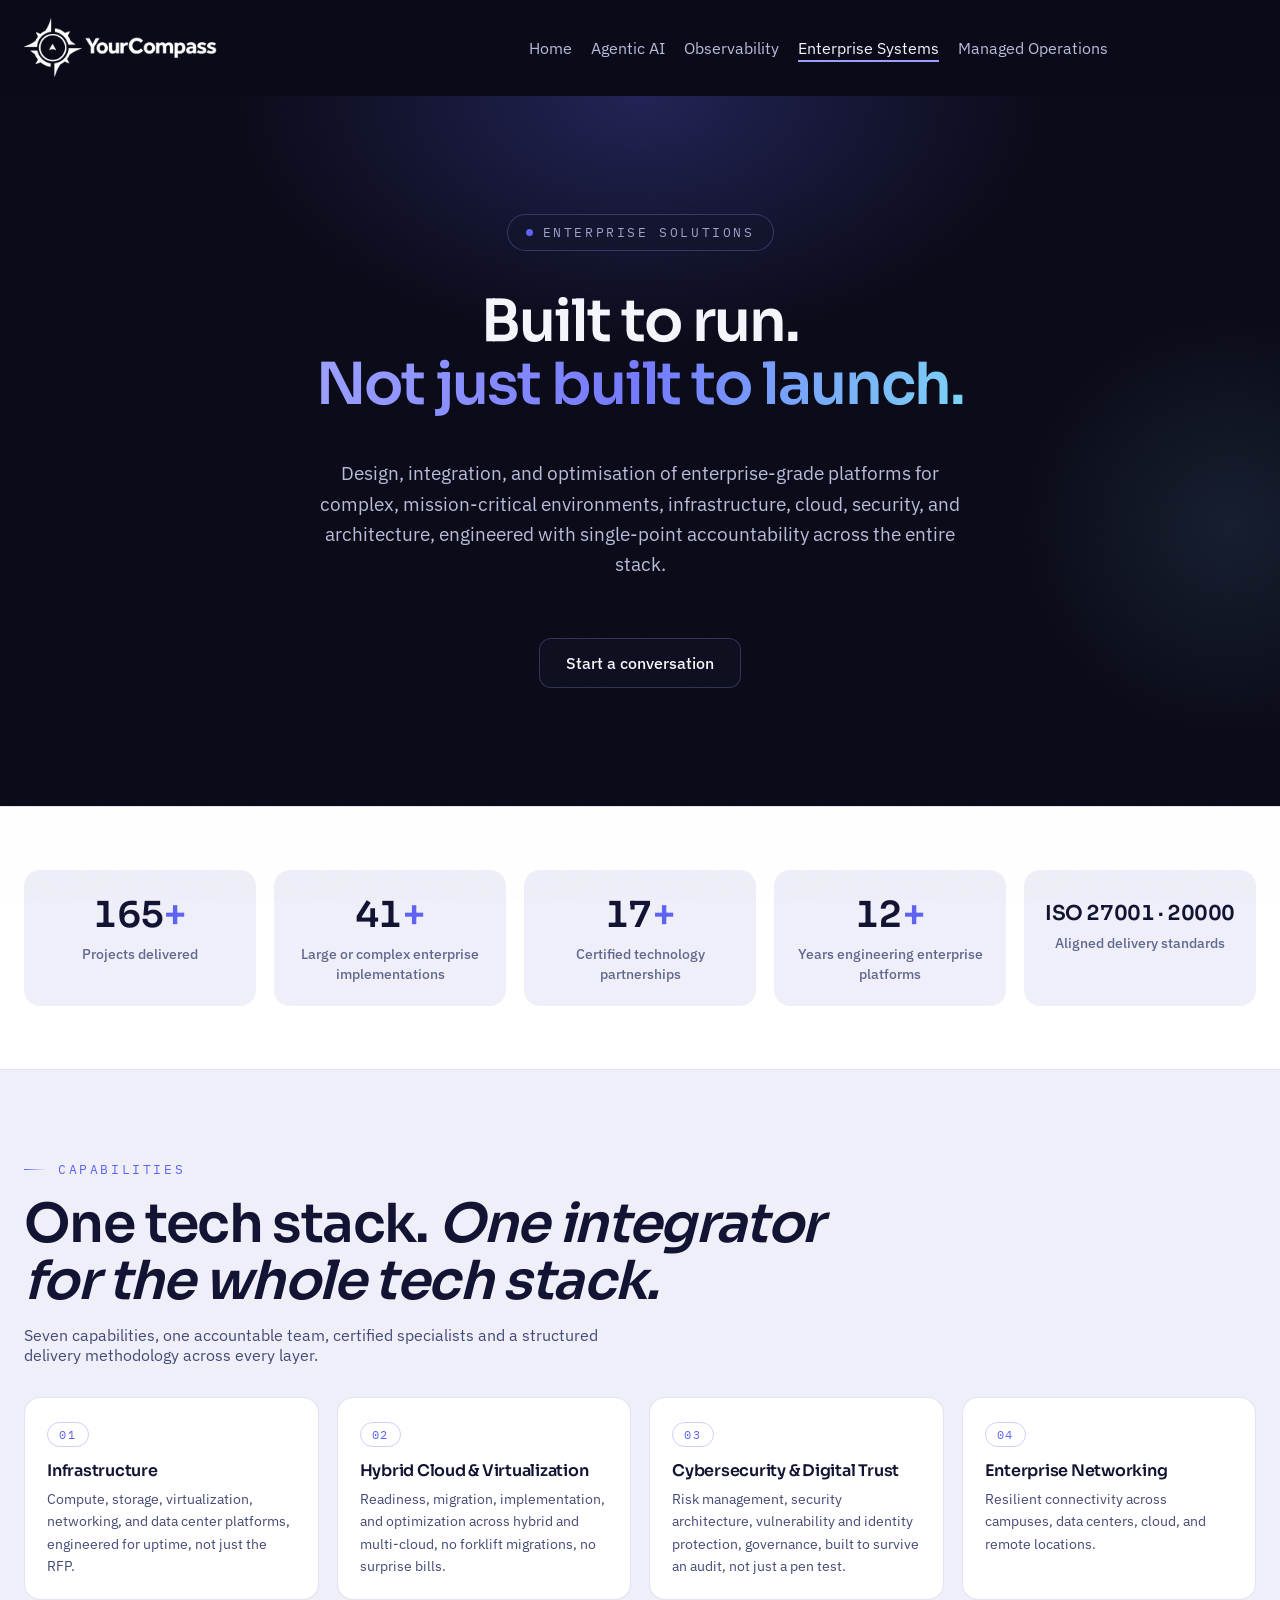
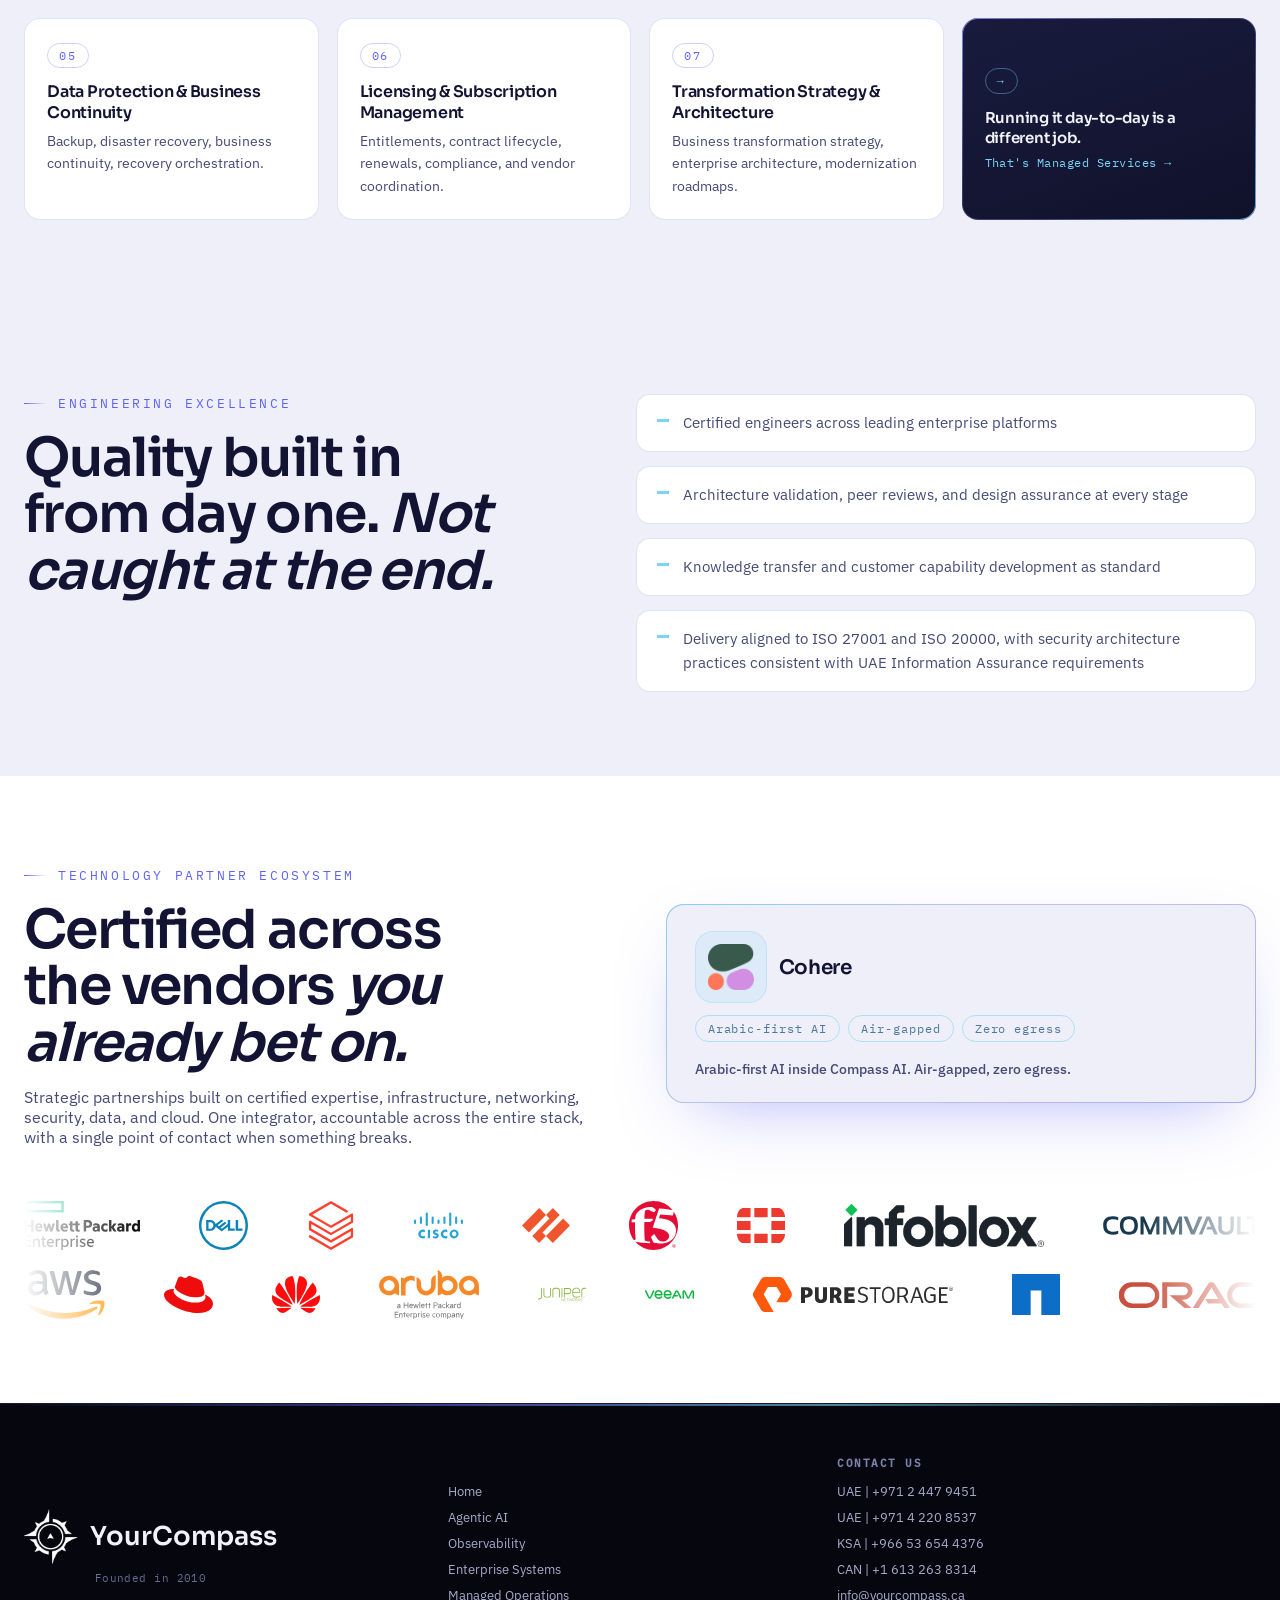
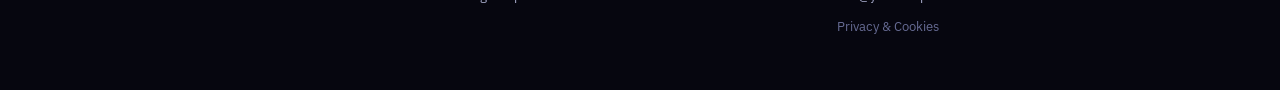
<file: enterprise.html>
<!DOCTYPE html>
<html lang="en">
<head>
<meta charset="UTF-8">
<meta name="viewport" content="width=device-width, initial-scale=1.0">
<title>Enterprise Solutions, YourCompass</title>
<meta name="description" content="Design, integration, and optimisation of enterprise-grade platforms, infrastructure, cloud, security, and architecture, engineered with single-point accountability.">
<link rel="icon" type="image/png" href="assets/favicon-tab.png">
<link rel="stylesheet" href="css/fonts.css">
<link rel="stylesheet" href="assets/css/main.css">
<link rel="stylesheet" href="assets/enterprise/enterprise.css">
</head>
<body>
<div id="prog" aria-hidden="true"></div>

<div class="page">

    <header class="nav t-dark">
    <nav class="nav__inner">
      <a class="nav__brand" href="index.html">
        <img class="nav__logo" src="assets/logo.png" alt="YourCompass">
      </a>
      <div class="nav__spacer"></div>
      <div class="nav__links">
        <a class="nav__link" href="index.html">Home</a>
        <a class="nav__link" href="Foundry.html">Agentic AI</a>
        <a class="nav__link" href="Observability.html">Observability</a>
        <a class="nav__link nav__link--on" href="enterprise.html">Enterprise Systems</a>
        <a class="nav__link" href="managed.html">Managed Operations</a>
        <a class="nav__cta" href="index.html#close">Get In Touch</a>
      </div>
      <button class="nav__burger" type="button" data-burger aria-expanded="false" aria-controls="mnav" aria-label="Menu">
        <svg data-burger-open width="26" height="26" viewBox="0 0 20 20" aria-hidden="true">
          <path d="M3 5.5 H17 M3 10 H17 M3 14.5 H17" stroke-width="1.7" stroke-linecap="round" fill="none"></path>
        </svg>
        <svg data-burger-close width="26" height="26" viewBox="0 0 20 20" aria-hidden="true" hidden>
          <path d="M5 5 L15 15 M15 5 L5 15" stroke-width="1.7" stroke-linecap="round" fill="none"></path>
        </svg>
      </button>
    </nav>
    <div class="nav__panel" id="mnav" data-mpanel hidden>
      <div class="nav__panel-inner">
        <a class="nav__panel-link" href="index.html"><span>Home</span><span>&rarr;</span></a>
        <a class="nav__panel-link" href="Foundry.html"><span>Agentic AI</span><span>&rarr;</span></a>
        <a class="nav__panel-link" href="Observability.html"><span>Observability</span><span>&rarr;</span></a>
        <a class="nav__panel-link" href="enterprise.html"><span>Enterprise Systems</span><span>&rarr;</span></a>
        <a class="nav__panel-link" href="managed.html"><span>Managed Operations</span><span>&rarr;</span></a>
        <a class="nav__panel-cta" href="index.html#close">Get In Touch</a>
      </div>
    </div>
  </header>

  <!-- ============ ES.1 HERO ============ -->
  <section class="section t-dark obs-hero" data-screen-label="ES.1 Hero">
    <div class="hero__atmo" aria-hidden="true">
      <div class="hero__atmo-glow"></div>
      <div class="hero__atmo-glow2"></div>
    </div>
    <div class="hero__inner">
      <div class="hero__copy">
        <div class="hero__eyebrow" data-reveal>
          <span class="hero__eyebrow-dot"></span>
          Enterprise Solutions
        </div>
        <h1 class="hero__h1" data-reveal>Built to run.<br><em>Not just built to launch.</em></h1>
        <p class="hero__sub" data-reveal data-d="120">Design, integration, and optimisation of enterprise-grade platforms for complex, mission-critical environments, infrastructure, cloud, security, and architecture, engineered with single-point accountability across the entire stack.</p>
        <div class="hero__ctas" data-reveal data-d="200">
          <a class="btn-ghost" href="index.html#close" data-page-cta>Start a conversation</a>
        </div>
      </div>
    </div>
  </section>

  <!-- ============ ES.2 PROOF BAND ============ -->
  <section class="section t-white obs-proof" data-screen-label="ES.2 Proof band">
    <div class="wrap obs-proof__grid obs-proof__grid--five">
      <div class="stat" data-reveal>
        <div class="stat__num"><span data-count="200">0</span><em>+</em></div>
        <div class="stat__lbl">Projects delivered</div>
      </div>
      <div class="stat" data-reveal data-d="60">
        <div class="stat__num"><span data-count="50">0</span><em>+</em></div>
        <div class="stat__lbl">Large or complex enterprise implementations</div>
      </div>
      <div class="stat" data-reveal data-d="120">
        <div class="stat__num"><span data-count="20">0</span><em>+</em></div>
        <div class="stat__lbl">Certified technology partnerships</div>
      </div>
      <div class="stat" data-reveal data-d="180">
        <div class="stat__num"><span data-count="15">0</span><em>+</em></div>
        <div class="stat__lbl">Years engineering enterprise platforms</div>
      </div>
      <div class="stat" data-reveal data-d="240">
        <div class="stat__num stat__num--txt">ISO 27001 &middot; 20000</div>
        <div class="stat__lbl">Aligned delivery standards</div>
      </div>
    </div>
  </section>

  <!-- ============ ES.3 CAPABILITIES ============ -->
  <section class="section t-light es-caps" id="capabilities" data-screen-label="ES.3 Capabilities">
    <div class="wrap">
      <div class="obs-head">
        <div class="kicker" data-reveal>Capabilities</div>
        <h2 class="h2" data-reveal>One tech stack. <em>One integrator for the whole tech stack.</em></h2>
        <p class="obs-bridge" data-reveal data-d="100">Seven capabilities, one accountable team, certified specialists and a structured delivery methodology across every layer.</p>
      </div>
      <div class="es-caps__grid">
        <article class="escap" data-reveal>
          <span class="escap__idx">01</span>
          <h3>Infrastructure</h3>
          <p>Compute, storage, virtualization, networking, and data center platforms, engineered for uptime, not just the RFP.</p>
        </article>
        <article class="escap" data-reveal data-d="60">
          <span class="escap__idx">02</span>
          <h3>Hybrid Cloud &amp; Virtualization</h3>
          <p>Readiness, migration, implementation, and optimization across hybrid and multi-cloud, no forklift migrations, no surprise bills.</p>
        </article>
        <article class="escap" data-reveal data-d="120">
          <span class="escap__idx">03</span>
          <h3>Cybersecurity &amp; Digital Trust</h3>
          <p>Risk management, security architecture, vulnerability and identity protection, governance, built to survive an audit, not just a pen test.</p>
        </article>
        <article class="escap" data-reveal data-d="180">
          <span class="escap__idx">04</span>
          <h3>Enterprise Networking</h3>
          <p>Resilient connectivity across campuses, data centers, cloud, and remote locations.</p>
        </article>
        <article class="escap" data-reveal data-d="240">
          <span class="escap__idx">05</span>
          <h3>Data Protection &amp; Business Continuity</h3>
          <p>Backup, disaster recovery, business continuity, recovery orchestration.</p>
        </article>
        <article class="escap" data-reveal data-d="300">
          <span class="escap__idx">06</span>
          <h3>Licensing &amp; Subscription Management</h3>
          <p>Entitlements, contract lifecycle, renewals, compliance, and vendor coordination.</p>
        </article>
        <article class="escap" data-reveal data-d="360">
          <span class="escap__idx">07</span>
          <h3>Transformation Strategy &amp; Architecture</h3>
          <p>Business transformation strategy, enterprise architecture, modernization roadmaps.</p>
        </article>
        <a class="escap escap--pointer" href="managed.html" data-reveal data-d="420">
          <span class="escap__idx">&rarr;</span>
          <h3>Running it day-to-day is a different job.</h3>
          <p class="escap__tag">That's Managed Services &rarr;</p>
        </a>
      </div>
    </div>
  </section>

  <!-- ============ ES.4 ENGINEERING EXCELLENCE ============ -->
  <section class="section t-light obs-case" id="excellence" data-screen-label="ES.4 Engineering excellence">
    <div class="wrap obs-org">
      <div class="obs-org__copy">
        <div class="kicker" data-reveal>Engineering Excellence</div>
        <h2 class="h2" data-reveal>Quality built in from day one. <em>Not caught at the end.</em></h2>
      </div>
      <ul class="obs-org__list" data-reveal data-d="120">
        <li>Certified engineers across leading enterprise platforms</li>
        <li>Architecture validation, peer reviews, and design assurance at every stage</li>
        <li>Knowledge transfer and customer capability development as standard</li>
        <li>Delivery aligned to ISO 27001 and ISO 20000, with security architecture practices consistent with UAE Information Assurance requirements</li>
      </ul>
    </div>
  </section>

  <!-- ============ ES.5 PARTNER ECOSYSTEM ============ -->
  <section class="section t-white es-eco" id="partners" data-screen-label="ES.5 Partner ecosystem">
    <div class="wrap">
      <div class="es-eco__top">
        <div class="obs-head">
          <div class="kicker" data-reveal>Technology Partner Ecosystem</div>
          <h2 class="h2" data-reveal>Certified across the vendors <em>you already bet on.</em></h2>
          <p class="obs-bridge" data-reveal data-d="100">Strategic partnerships built on certified expertise, infrastructure, networking, security, data, and cloud. One integrator, accountable across the entire stack, with a single point of contact when something breaks.</p>
        </div>
        <div class="es-eco__leads es-eco__leads--single" data-reveal>
          <div class="es-eco__lead es-eco__lead--cohere">
            <div class="es-eco__lead-head">
              <span class="es-eco__lead-icon es-eco__lead-icon--cohere" aria-hidden="true">
                <img decoding="async" src="assets/index/images/partnership/cohere.png" alt="">
              </span>
              <h3>Cohere</h3>
            </div>
            <div class="obs-chips"><span>Arabic-first AI</span><span>Air-gapped</span><span>Zero egress</span></div>
            <p class="es-eco__lead-tag">Arabic-first AI inside Compass AI. Air-gapped, zero egress.</p>
          </div>
        </div>
      </div>
      <div class="es-eco__wall" data-reveal data-d="140">
        <div class="es-eco__row es-eco__row--rev">
          <div class="es-eco__track">
            <div class="es-eco__group">
              <span class="es-eco__icon"><img decoding="async" src="assets/index/images/partnership/hewlett_packard_enterprise.svg" alt="Hewlett Packard Enterprise"></span>
              <span class="es-eco__icon"><img decoding="async" src="assets/index/images/partnership/dell_emc.svg" alt="Dell EMC"></span>
              <span class="es-eco__icon"><img decoding="async" src="assets/index/images/partnership/databricks.svg" alt="Databricks"></span>
              <span class="es-eco__icon"><img decoding="async" src="assets/index/images/partnership/cisco.svg" alt="Cisco"></span>
              <span class="es-eco__icon"><img decoding="async" src="assets/index/images/partnership/palo_alto_networks.svg" alt="Palo Alto Networks"></span>
              <span class="es-eco__icon"><img decoding="async" src="assets/index/images/partnership/f5.svg" alt="F5"></span>
              <span class="es-eco__icon"><img decoding="async" src="assets/index/images/partnership/fortinet.svg" alt="Fortinet"></span>
              <span class="es-eco__icon"><img decoding="async" src="assets/index/images/partnership/infoblox.png" alt="Infoblox"></span>
              <span class="es-eco__icon"><img decoding="async" src="assets/index/images/partnership/commvault.svg" alt="Commvault"></span>
              <span class="es-eco__icon"><img decoding="async" src="assets/index/images/partnership/ivanti.svg" alt="Ivanti"></span>
            </div>
            <div class="es-eco__group" aria-hidden="true">
              <span class="es-eco__icon"><img decoding="async" src="assets/index/images/partnership/hewlett_packard_enterprise.svg" alt=""></span>
              <span class="es-eco__icon"><img decoding="async" src="assets/index/images/partnership/dell_emc.svg" alt=""></span>
              <span class="es-eco__icon"><img decoding="async" src="assets/index/images/partnership/databricks.svg" alt=""></span>
              <span class="es-eco__icon"><img decoding="async" src="assets/index/images/partnership/cisco.svg" alt=""></span>
              <span class="es-eco__icon"><img decoding="async" src="assets/index/images/partnership/palo_alto_networks.svg" alt=""></span>
              <span class="es-eco__icon"><img decoding="async" src="assets/index/images/partnership/f5.svg" alt=""></span>
              <span class="es-eco__icon"><img decoding="async" src="assets/index/images/partnership/fortinet.svg" alt=""></span>
              <span class="es-eco__icon"><img decoding="async" src="assets/index/images/partnership/infoblox.png" alt=""></span>
              <span class="es-eco__icon"><img decoding="async" src="assets/index/images/partnership/commvault.svg" alt=""></span>
              <span class="es-eco__icon"><img decoding="async" src="assets/index/images/partnership/ivanti.svg" alt=""></span>
            </div>
          </div>
        </div>
        <div class="es-eco__row">
          <div class="es-eco__track">
            <div class="es-eco__group">
              <span class="es-eco__icon"><img decoding="async" src="assets/index/images/partnership/aws.svg" alt="AWS"></span>
              <span class="es-eco__icon"><img decoding="async" src="assets/index/images/partnership/red_hat.svg" alt="Red Hat"></span>
              <span class="es-eco__icon"><img decoding="async" src="assets/index/images/partnership/huawei.svg" alt="Huawei"></span>
              <span class="es-eco__icon"><img decoding="async" src="assets/index/images/partnership/aruba.svg" alt="Aruba (HPE)"></span>
              <span class="es-eco__icon"><img decoding="async" src="assets/index/images/partnership/juniper_networks.svg" alt="Juniper Networks"></span>
              <span class="es-eco__icon"><img decoding="async" src="assets/index/images/partnership/veeam.svg" alt="Veeam"></span>
              <span class="es-eco__icon"><img decoding="async" src="assets/index/images/partnership/pure_storage.svg" alt="Pure Storage"></span>
              <span class="es-eco__icon"><img decoding="async" src="assets/index/images/partnership/netapp.svg" alt="NetApp"></span>
              <span class="es-eco__icon"><img decoding="async" src="assets/index/images/partnership/oracle.svg" alt="Oracle"></span>
              <span class="es-eco__icon"><img decoding="async" src="assets/index/images/partnership/sas.svg" alt="SAS"></span>
            </div>
            <div class="es-eco__group" aria-hidden="true">
              <span class="es-eco__icon"><img decoding="async" src="assets/index/images/partnership/aws.svg" alt=""></span>
              <span class="es-eco__icon"><img decoding="async" src="assets/index/images/partnership/red_hat.svg" alt=""></span>
              <span class="es-eco__icon"><img decoding="async" src="assets/index/images/partnership/huawei.svg" alt=""></span>
              <span class="es-eco__icon"><img decoding="async" src="assets/index/images/partnership/aruba.svg" alt=""></span>
              <span class="es-eco__icon"><img decoding="async" src="assets/index/images/partnership/juniper_networks.svg" alt=""></span>
              <span class="es-eco__icon"><img decoding="async" src="assets/index/images/partnership/veeam.svg" alt=""></span>
              <span class="es-eco__icon"><img decoding="async" src="assets/index/images/partnership/pure_storage.svg" alt=""></span>
              <span class="es-eco__icon"><img decoding="async" src="assets/index/images/partnership/netapp.svg" alt=""></span>
              <span class="es-eco__icon"><img decoding="async" src="assets/index/images/partnership/oracle.svg" alt=""></span>
              <span class="es-eco__icon"><img decoding="async" src="assets/index/images/partnership/sas.svg" alt=""></span>
            </div>
          </div>
        </div>
      </div>
    </div>
  </section>

  <footer class="footer">
    <div class="footer__grid">
      <div class="footer__brand">
        <a href="index.html">
          <span class="footer__brand-row">
            <img class="footer__logo-mark" src="assets/favicon.png" alt="YourCompass">
            <span class="footer__brand-name">YourCompass</span>
          </span>
          <span class="footer__brand-founded">Founded in 2010</span>
        </a>
      </div>
      <div class="footer__col">
        <span class="footer__col-hd footer__col-hd--hidden">Navigation</span>
        <div class="footer__links">
          <a href="index.html">Home</a>
          <a href="Foundry.html">Agentic AI</a>
          <a href="Observability.html">Observability</a>
          <a href="enterprise.html">Enterprise Systems</a>
          <a href="managed.html">Managed Operations</a>
        </div>
      </div>
      <div class="footer__col">
        <span class="footer__col-hd">Contact Us</span>
        <div class="footer__contact">
          <a href="tel:+97124479451">UAE | +971 2 447 9451</a>
          <a href="tel:+97142208537">UAE | +971 4 220 8537</a>
          <a href="tel:+966536544376">KSA | +966 53 654 4376</a>
          <a href="tel:+16132638314">CAN | +1 613 263 8314</a>
          <a href="mailto:info@yourcompass.ca">info@yourcompass.ca</a>
          <a href="#" class="footer__privacy">Privacy &amp; Cookies</a>
        </div>
      </div>
    </div>
  </footer>

</div>
<script src="assets/js/main.js"></script>
<script src="assets/js/app.js"></script>
</body>
</html>
</file>
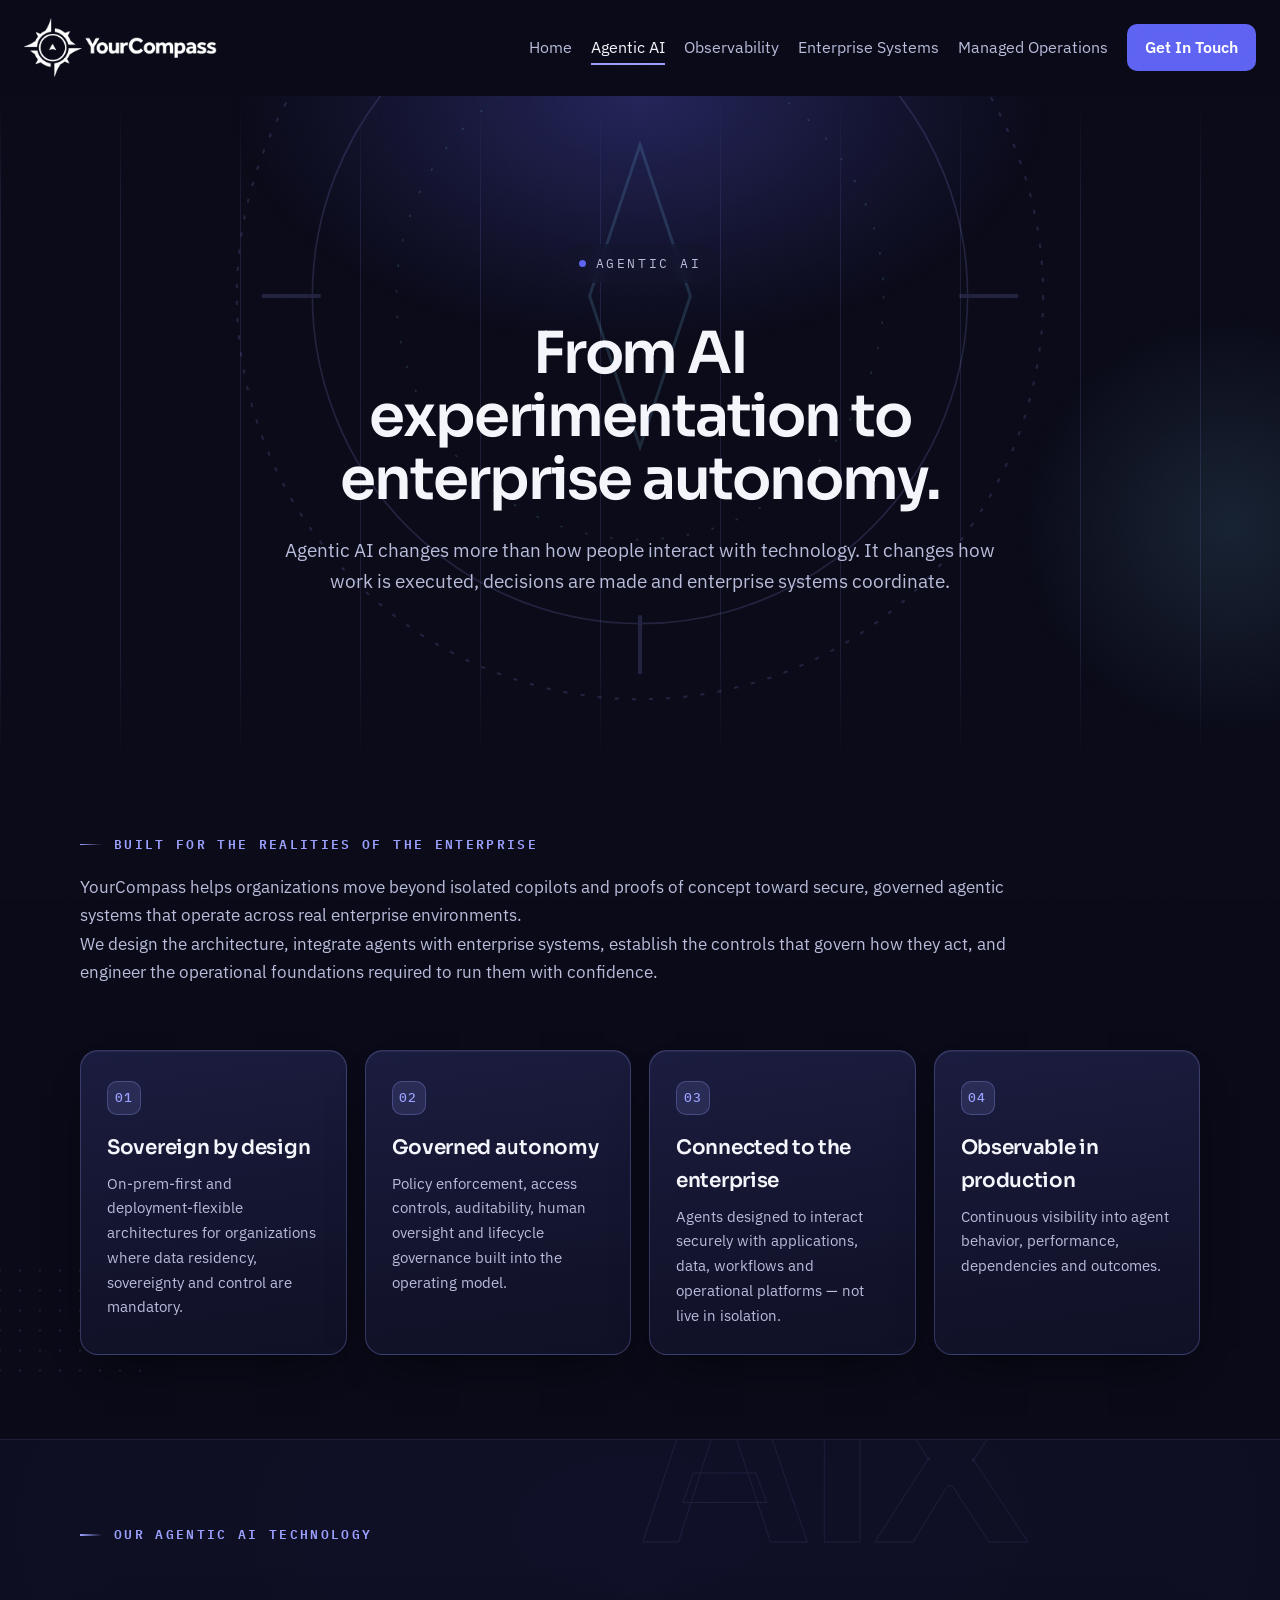
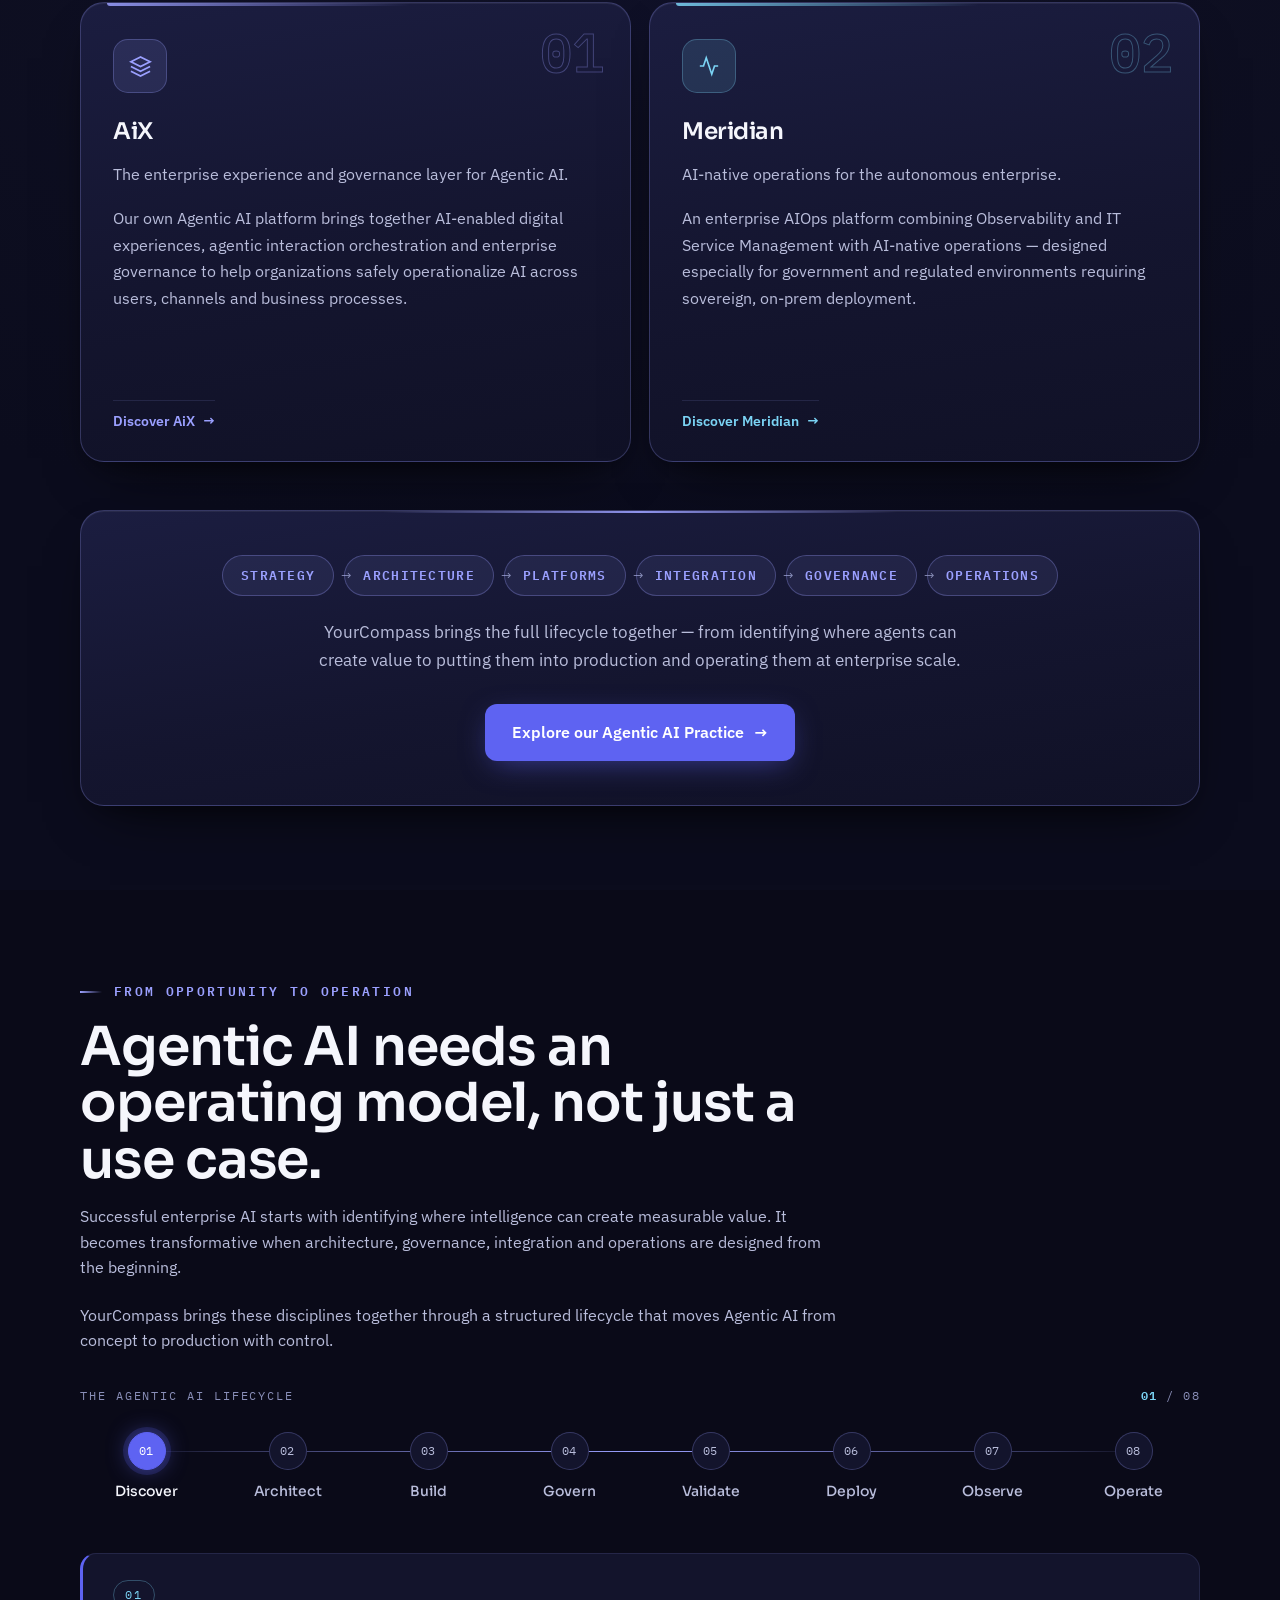
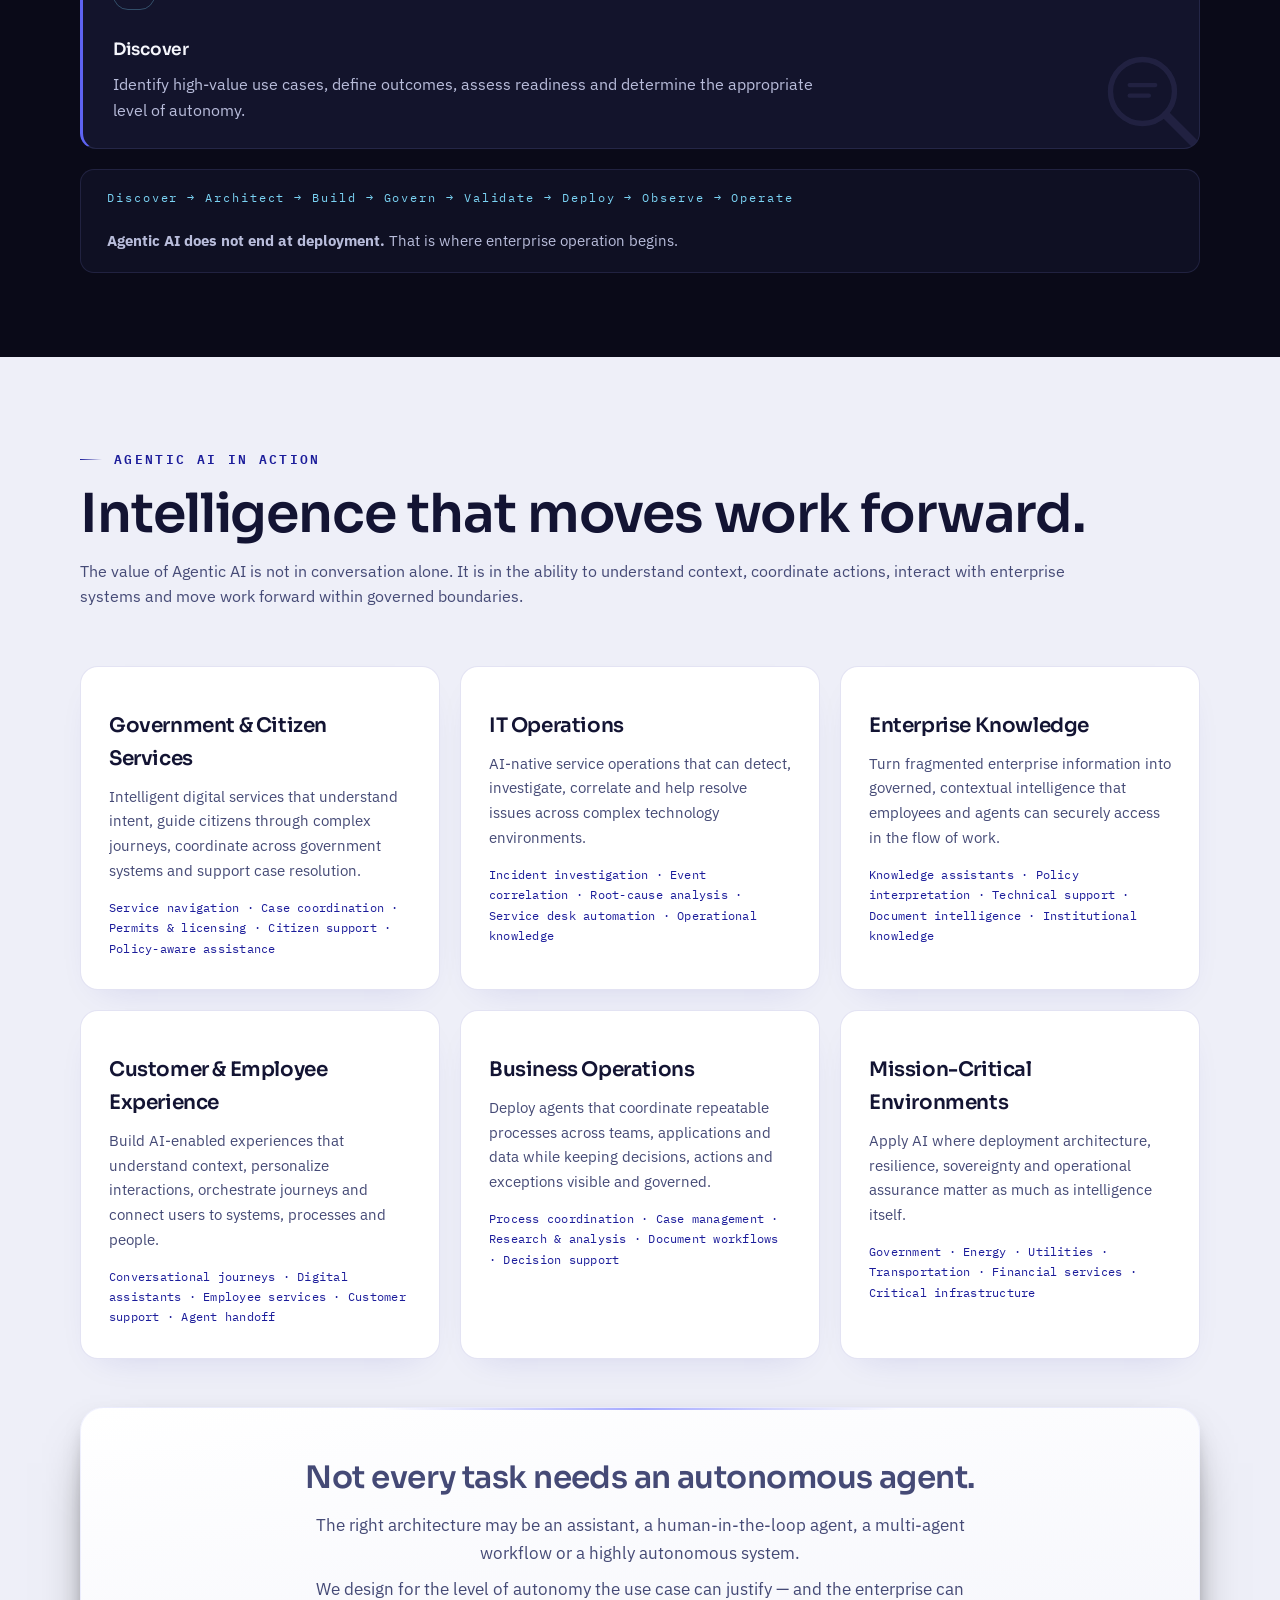
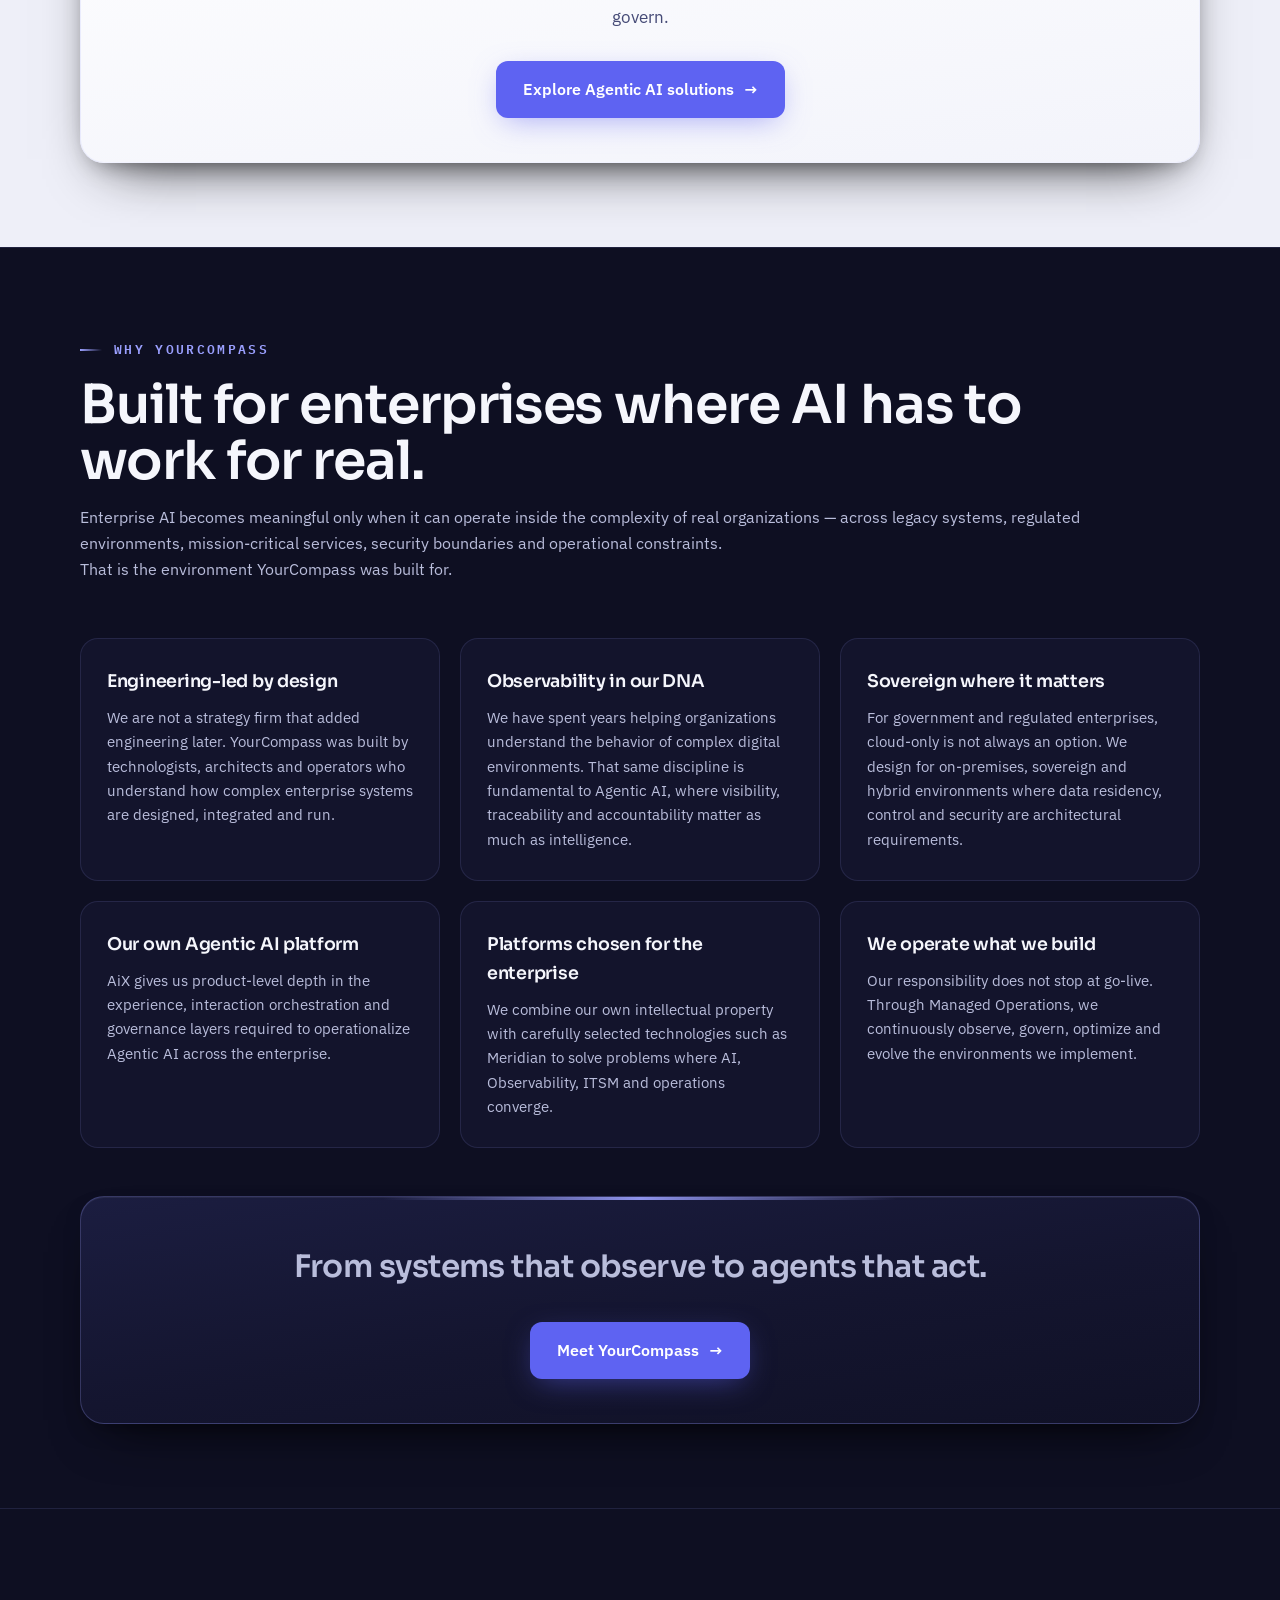
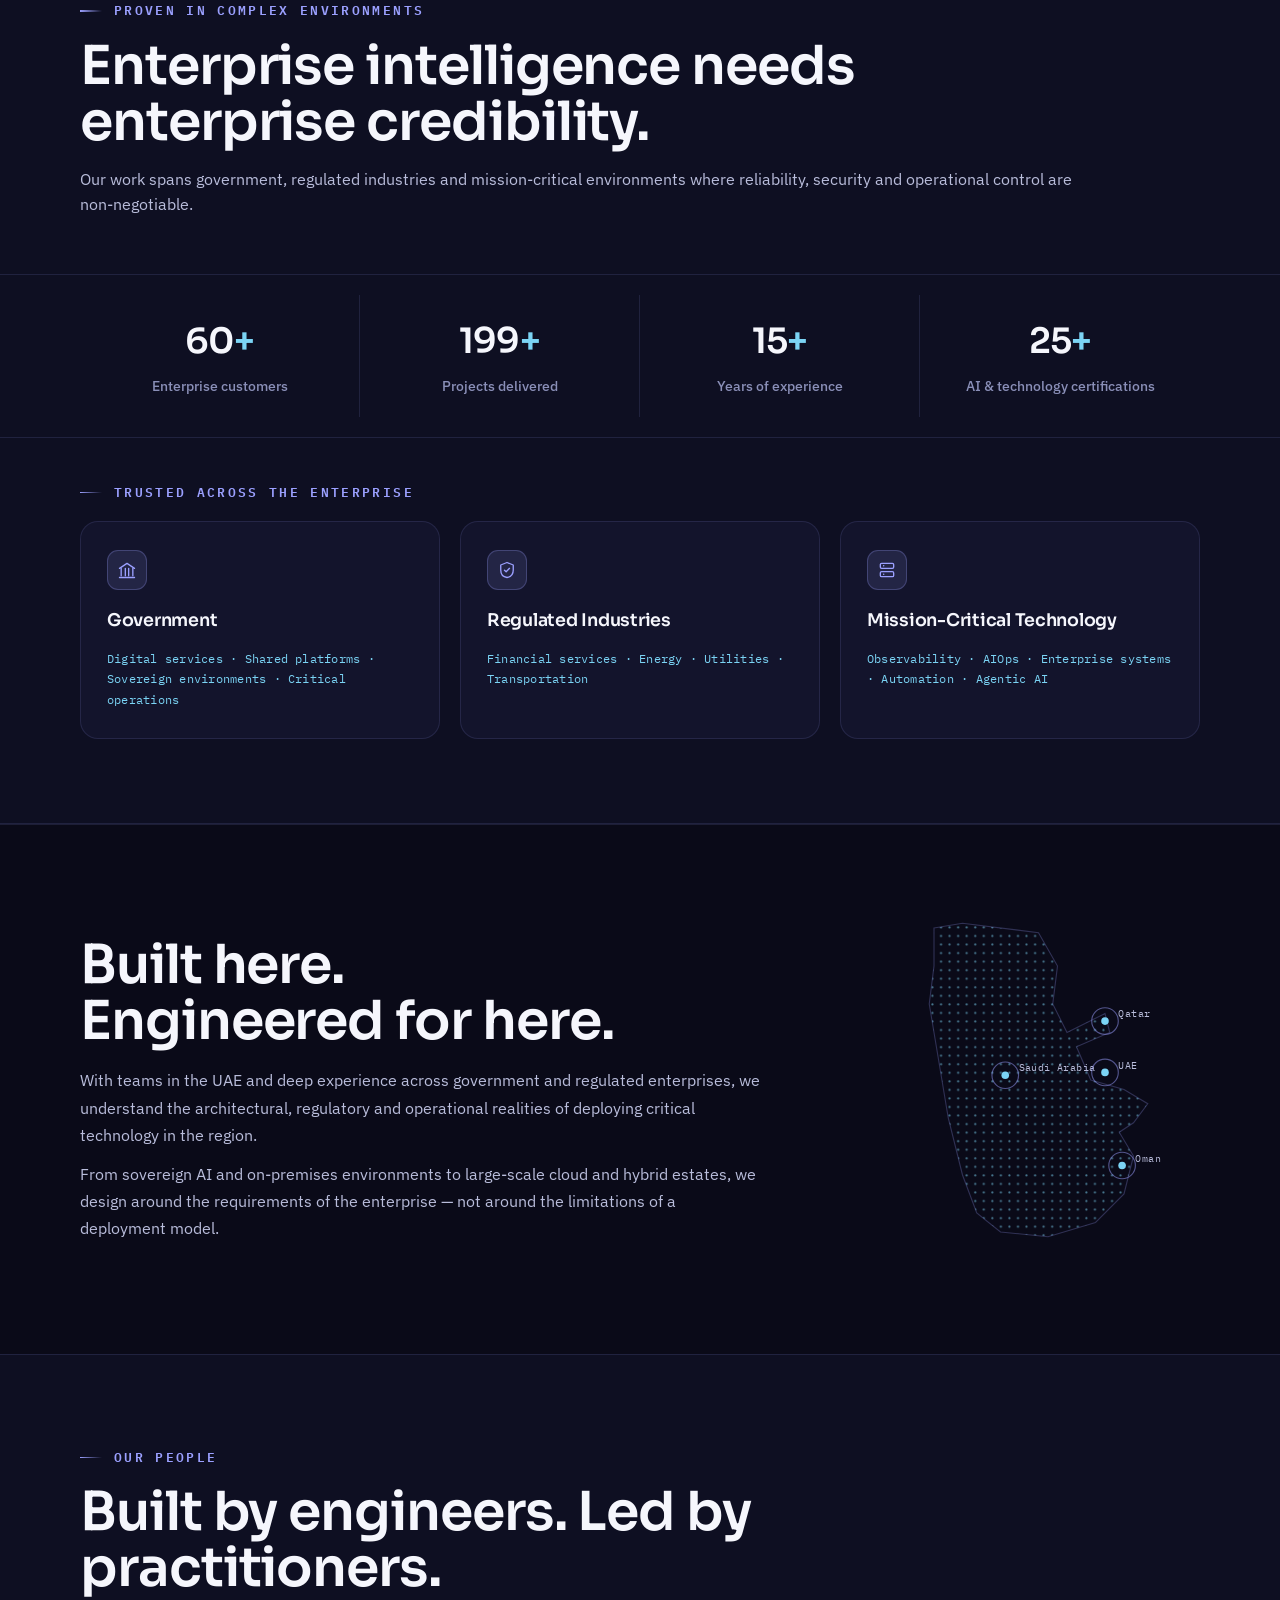
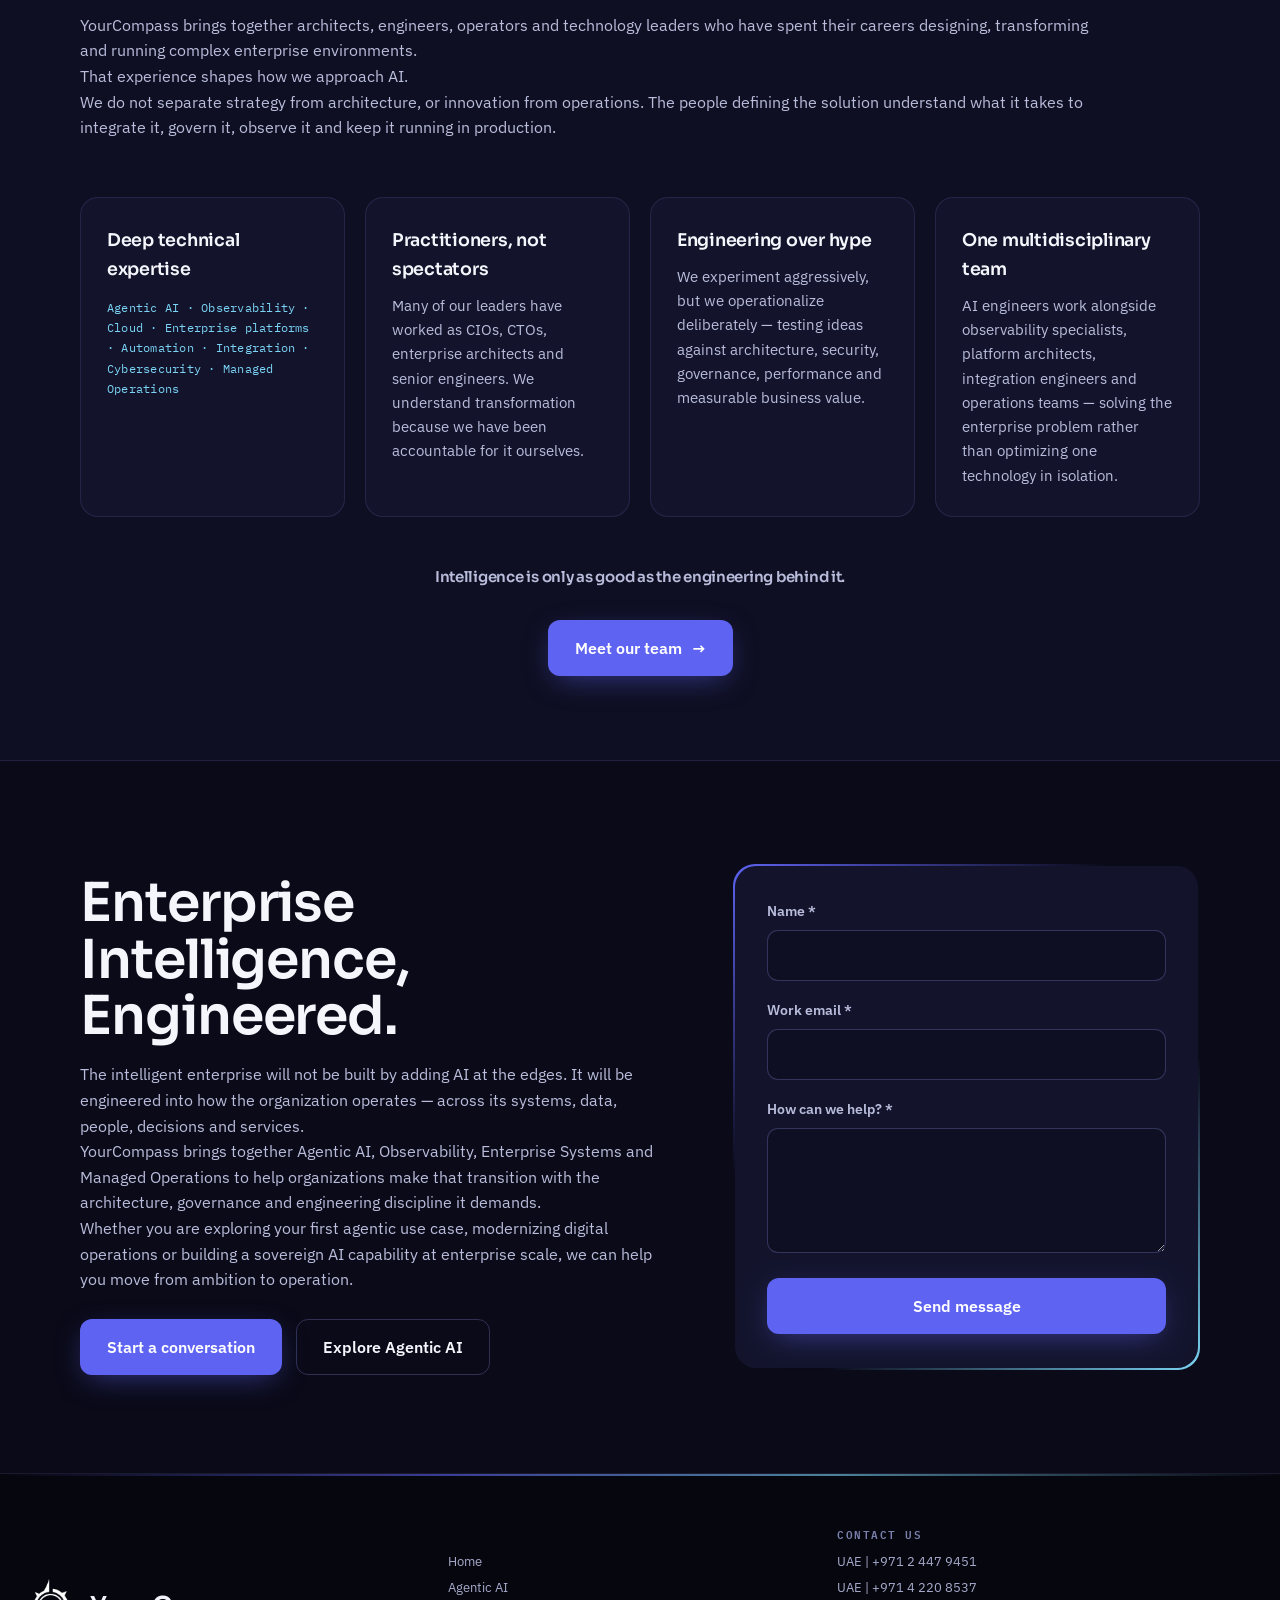
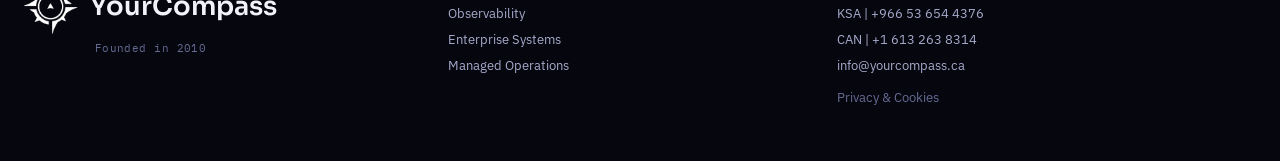
<file: Foundry.html>
<!DOCTYPE html>
<html lang="en">
<head>
<meta charset="utf-8">
<meta name="viewport" content="width=device-width, initial-scale=1">
<link rel="icon" type="image/png" href="assets/favicon-tab.png">
<title>Agentic AI, YourCompass</title>
<link rel="stylesheet" href="assets/css/main.css">
<link rel="stylesheet" href="assets/foundry/foundry.css">
<meta name="description" content="YourCompass helps organizations move beyond isolated copilots and proofs of concept toward secure, governed agentic systems that operate across real enterprise environments.">
<link rel="preconnect" href="https://fonts.googleapis.com">
<link rel="preconnect" href="https://fonts.gstatic.com" crossorigin>
<link href="https://fonts.googleapis.com/css2?family=Sora:wght@400;500;600;700&family=IBM+Plex+Sans:wght@400;500;600&family=IBM+Plex+Mono:wght@400;500;600&display=swap" rel="stylesheet">
</head>
<body>

<div id="prog" aria-hidden="true"></div>

<!-- ===================== NAV ===================== -->
<header class="nav t-dark">
  <nav class="nav__inner">
    <a class="nav__brand" href="index.html">
      <img class="nav__logo" src="assets/logo.png" alt="YourCompass">
    </a>
    <div class="nav__spacer"></div>
    <div class="nav__links">
      <a class="nav__link" href="index.html">Home</a>
      <a class="nav__link nav__link--on" href="Foundry.html">Agentic AI</a>
      <a class="nav__link" href="Observability.html">Observability</a>
      <a class="nav__link" href="enterprise.html">Enterprise Systems</a>
      <a class="nav__link" href="managed.html">Managed Operations</a>
      <a class="nav__cta" href="#contact">Get In Touch</a>
    </div>
    <button class="nav__burger" type="button" data-burger aria-expanded="false" aria-controls="mnav" aria-label="Menu">
      <svg data-burger-open width="26" height="26" viewBox="0 0 20 20" aria-hidden="true">
        <path d="M3 5.5 H17 M3 10 H17 M3 14.5 H17" stroke-width="1.7" stroke-linecap="round" fill="none"></path>
      </svg>
      <svg data-burger-close width="26" height="26" viewBox="0 0 20 20" aria-hidden="true" hidden>
        <path d="M5 5 L15 15 M15 5 L5 15" stroke-width="1.7" stroke-linecap="round" fill="none"></path>
      </svg>
    </button>
  </nav>
  <div class="nav__panel" id="mnav" data-mpanel hidden>
    <div class="nav__panel-inner">
      <a class="nav__panel-link" href="index.html"><span>Home</span><span>&rarr;</span></a>
      <a class="nav__panel-link" href="Foundry.html"><span>Agentic AI</span><span>&rarr;</span></a>
      <a class="nav__panel-link" href="Observability.html"><span>Observability</span><span>&rarr;</span></a>
      <a class="nav__panel-link" href="enterprise.html"><span>Enterprise Systems</span><span>&rarr;</span></a>
      <a class="nav__panel-link" href="managed.html"><span>Managed Operations</span><span>&rarr;</span></a>
      <a class="nav__panel-cta" href="#contact">Get In Touch</a>
    </div>
  </div>
</header>

<main id="top">

<!-- ===================== HERO ===================== -->
<header class="hero hero--simple">
  <div class="hero__glow" data-mpx="22"></div>
  <div class="hero__glow2" data-mpx="-14"></div>
  <svg class="compassring" viewBox="0 0 200 200" fill="none" aria-hidden="true">
    <circle cx="100" cy="100" r="96" stroke="#9BA0FF" stroke-width=".5" stroke-dasharray="1 3.1"/>
    <circle cx="100" cy="100" r="78" stroke="#9BA0FF" stroke-width=".4"/>
    <circle cx="100" cy="100" r="58" stroke="#7BD4F5" stroke-width=".4" stroke-dasharray=".6 5.5"/>
    <path d="M100 10v14M100 176v14M10 100h14M176 100h14" stroke="#9BA0FF" stroke-width="1"/>
    <path d="M100 64 112 100 100 136 88 100Z" stroke="#7BD4F5" stroke-width=".7"/>
  </svg>
  <div class="fnd-wrap">
    <div class="hero__eyebrow" data-reveal>
      <span class="hero__eyebrow-dot"></span>
      Agentic AI
    </div>
    <h1 class="hero__h" id="heroH">
      <span class="w"><i style="animation-delay:.05s">From</i></span>
      <span class="w"><i style="animation-delay:.13s">AI</i></span>
      <span class="w"><i style="animation-delay:.21s">experimentation</i></span>
      <span class="w"><i style="animation-delay:.29s">to</i></span><br>
      <span class="w"><i style="animation-delay:.42s">enterprise</i></span>
      <span class="w"><i style="animation-delay:.52s">autonomy.</i></span>
    </h1>
    <p class="hero__sub fade">Agentic AI changes more than how people interact with technology. It changes how work is executed, decisions are made and enterprise systems coordinate.</p>
  </div>
</header>

<!-- ===================== BUILT FOR THE ENTERPRISE ===================== -->
<section class="thesis" id="about">
  <div class="deco deco--dots" style="width:180px;height:120px;bottom:80px;left:-30px" data-para="-.05"></div>
  <div class="fnd-wrap">
    <span class="fnd-kicker standalone-kicker">Built for the realities of the enterprise</span>
    <p class="thesis__sub fade">YourCompass helps organizations move beyond isolated copilots and proofs of concept toward secure, governed agentic systems that operate across real enterprise environments.</p>
    <p class="thesis__sub fade">We design the architecture, integrate agents with enterprise systems, establish the controls that govern how they act, and engineer the operational foundations required to run them with confidence.</p>

    <div class="dostrip dostrip--4 dostrip--cards stag">
      <div class="dox dox--card">
        <div class="dox__num">01</div>
        <h3>Sovereign by design</h3>
        <p>On-prem-first and deployment-flexible architectures for organizations where data residency, sovereignty and control are mandatory.</p>
      </div>
      <div class="dox dox--card">
        <div class="dox__num">02</div>
        <h3>Governed autonomy</h3>
        <p>Policy enforcement, access controls, auditability, human oversight and lifecycle governance built into the operating model.</p>
      </div>
      <div class="dox dox--card">
        <div class="dox__num">03</div>
        <h3>Connected to the enterprise</h3>
        <p>Agents designed to interact securely with applications, data, workflows and operational platforms — not live in isolation.</p>
      </div>
      <div class="dox dox--card">
        <div class="dox__num">04</div>
        <h3>Observable in production</h3>
        <p>Continuous visibility into agent behavior, performance, dependencies and outcomes.</p>
      </div>
    </div>
  </div>
</section>

<!-- ===================== OUR AGENTIC AI TECHNOLOGY ===================== -->
<section class="capsec" id="technology">
  <div class="ghost" data-para=".1" aria-hidden="true">AIX</div>
  <div class="fnd-wrap">
    <div class="sec-hd fade">
      <span class="fnd-kicker standalone-kicker">Our Agentic AI Technology</span>
    </div>
    <div class="bento stag">

      <div class="bcard bcard--6 bc--indigo spot tilt">
        <span class="bcard__num" aria-hidden="true">01</span>
        <div class="bcard__ico"><svg width="23" height="23" viewBox="0 0 24 24" fill="none" stroke="currentColor" stroke-width="1.8"><path d="M12 2 2 7l10 5 10-5-10-5z"/><path d="M2 17l10 5 10-5"/><path d="M2 12l10 5 10-5"/></svg></div>
        <div class="bcard__trow"><h3>AiX</h3></div>
        <p class="bcard__sum">The enterprise experience and governance layer for Agentic AI.</p>
        <p class="bcard__sum">Our own Agentic AI platform brings together AI-enabled digital experiences, agentic interaction orchestration and enterprise governance to help organizations safely operationalize AI across users, channels and business processes.</p>
        <a class="bcard__go" href="#contact">Discover AiX <span class="arr">→</span></a>
      </div>

      <div class="bcard bcard--6 bc--cyan spot tilt">
        <span class="bcard__num" aria-hidden="true">02</span>
        <div class="bcard__ico"><svg width="22" height="22" viewBox="0 0 24 24" fill="none" stroke="currentColor" stroke-width="1.8"><polyline points="22 12 18 12 15 21 9 3 6 12 2 12"/></svg></div>
        <div class="bcard__trow"><h3>Meridian</h3></div>
        <p class="bcard__sum">AI-native operations for the autonomous enterprise.</p>
        <p class="bcard__sum">An enterprise AIOps platform combining Observability and IT Service Management with AI-native operations — designed especially for government and regulated environments requiring sovereign, on-prem deployment.</p>
        <a class="bcard__go" href="#contact">Discover Meridian <span class="arr">→</span></a>
      </div>

    </div>

    <div class="cta-block cta-block--center cta-block--promo fade">
      <ul class="lifecycle-tags">
        <li>Strategy</li>
        <li>Architecture</li>
        <li>Platforms</li>
        <li>Integration</li>
        <li>Governance</li>
        <li>Operations</li>
      </ul>
      <p>YourCompass brings the full lifecycle together — from identifying where agents can create value to putting them into production and operating them at enterprise scale.</p>
      <a class="btn btn--primary" href="#contact">Explore our Agentic AI Practice <span class="arr">→</span></a>
    </div>
  </div>
</section>

<!-- ===================== FROM OPPORTUNITY TO OPERATION ===================== -->
<section class="method" id="method">
  <div class="fnd-wrap">
    <div class="method__head sec-hd fade">
      <span class="fnd-kicker">From Opportunity to Operation</span>
      <h2>Agentic AI needs an operating model, not just a use case.</h2>
      <p class="method__lead">Successful enterprise AI starts with identifying where intelligence can create measurable value. It becomes transformative when architecture, governance, integration and operations are designed from the beginning.</p>
      <p class="method__lead">YourCompass brings these disciplines together through a structured lifecycle that moves Agentic AI from concept to production with control.</p>
    </div>

    <div class="proc" data-reveal data-d="120">
      <div class="proc__railhead">
        <span>THE AGENTIC AI LIFECYCLE</span>
        <span class="method__count"><b data-method-num>01</b> / 08</span>
      </div>
      <div class="proc__dotsrow">
        <button class="proc__nav proc__nav--prev" type="button" data-mstep-prev aria-label="Previous step">&larr;</button>
        <div class="proc__dots" data-mstep-dots aria-hidden="true"></div>
        <button class="proc__nav proc__nav--next" type="button" data-mstep-next aria-label="Next step">&rarr;</button>
      </div>
      <div class="proc__stepswrap">
        <div class="proc__steps" data-msteps></div>
      </div>
      <div class="proc__detail" data-method-detail>
        <svg class="stepcard__bg proc__detail-bg" data-step-art="0" viewBox="0 0 120 120" aria-hidden="true"><circle cx="52" cy="52" r="30" fill="none" stroke="currentColor" stroke-width="5"/><path d="M74 74 L104 104" stroke="currentColor" stroke-width="8" stroke-linecap="round"/><path d="M40 46 L64 46 M40 56 L58 56" stroke="currentColor" stroke-width="4" stroke-linecap="round"/></svg>
        <svg class="stepcard__bg proc__detail-bg" data-step-art="1" viewBox="0 0 120 120" aria-hidden="true"><rect x="26" y="14" width="68" height="92" rx="8" fill="none" stroke="currentColor" stroke-width="5"/><path d="M40 38 L48 46 L62 30" fill="none" stroke="currentColor" stroke-width="5" stroke-linecap="round" stroke-linejoin="round"/><path d="M40 62 L80 62 M40 76 L72 76 M40 90 L76 90" stroke="currentColor" stroke-width="4" stroke-linecap="round"/></svg>
        <svg class="stepcard__bg proc__detail-bg" data-step-art="2" viewBox="0 0 120 120" aria-hidden="true"><path d="M16 34 L16 16 L34 16 M86 16 L104 16 L104 34 M104 86 L104 104 L86 104 M34 104 L16 104 L16 86" fill="none" stroke="currentColor" stroke-width="6" stroke-linecap="round"/><circle cx="60" cy="60" r="17" fill="none" stroke="currentColor" stroke-width="5"/><circle cx="60" cy="60" r="5" fill="currentColor"/></svg>
        <svg class="stepcard__bg proc__detail-bg" data-step-art="3" viewBox="0 0 120 120" aria-hidden="true"><path d="M60 10 L96 24 L96 52 C96 80 80 98 60 108 C40 98 24 80 24 52 L24 24 Z" fill="none" stroke="currentColor" stroke-width="5" stroke-linejoin="round"/><circle cx="60" cy="46" r="8" fill="none" stroke="currentColor" stroke-width="4"/><circle cx="44" cy="70" r="6" fill="none" stroke="currentColor" stroke-width="4"/><circle cx="76" cy="70" r="6" fill="none" stroke="currentColor" stroke-width="4"/><path d="M55 52 L48 65 M65 52 L72 65" stroke="currentColor" stroke-width="4" stroke-linecap="round"/></svg>
        <svg class="stepcard__bg proc__detail-bg" data-step-art="4" viewBox="0 0 120 120" aria-hidden="true"><rect x="14" y="20" width="92" height="66" rx="6" fill="none" stroke="currentColor" stroke-width="5"/><path d="M14 40 L106 40" stroke="currentColor" stroke-width="4"/><path d="M28 56 L52 56 L52 74 L28 74 Z" fill="none" stroke="currentColor" stroke-width="4"/><path d="M62 56 L92 56 M62 66 L86 66 M62 76 L80 76" stroke="currentColor" stroke-width="4" stroke-linecap="round"/><path d="M42 98 L78 98 M60 86 L60 98" stroke="currentColor" stroke-width="5" stroke-linecap="round"/></svg>
        <svg class="stepcard__bg proc__detail-bg" data-step-art="5" viewBox="0 0 120 120" aria-hidden="true"><rect x="20" y="16" width="80" height="24" rx="5" fill="none" stroke="currentColor" stroke-width="5"/><rect x="20" y="48" width="80" height="24" rx="5" fill="none" stroke="currentColor" stroke-width="5"/><rect x="20" y="80" width="80" height="24" rx="5" fill="none" stroke="currentColor" stroke-width="5"/><circle cx="34" cy="28" r="4" fill="currentColor"/><circle cx="34" cy="60" r="4" fill="currentColor"/><circle cx="34" cy="92" r="4" fill="currentColor"/><path d="M64 24 L88 24 M64 32 L80 32 M64 56 L88 56 M64 64 L80 64 M64 88 L88 88 M64 96 L80 96" stroke="currentColor" stroke-width="3.5" stroke-linecap="round"/></svg>
        <svg class="stepcard__bg proc__detail-bg" data-step-art="6" viewBox="0 0 120 120" aria-hidden="true"><path d="M34 108 L34 14" stroke="currentColor" stroke-width="6" stroke-linecap="round"/><path d="M34 16 L92 30 L34 46 Z" fill="currentColor"/><path d="M20 108 L64 108" stroke="currentColor" stroke-width="5" stroke-linecap="round"/></svg>
        <svg class="stepcard__bg proc__detail-bg" data-step-art="7" viewBox="0 0 120 120" aria-hidden="true"><path d="M96 48 A 40 40 0 1 0 100 68" fill="none" stroke="currentColor" stroke-width="6" stroke-linecap="round"/><path d="M96 30 L98 50 L78 48" fill="none" stroke="currentColor" stroke-width="6" stroke-linecap="round" stroke-linejoin="round"/><path d="M38 66 L50 54 L62 64 L80 42" fill="none" stroke="currentColor" stroke-width="5" stroke-linecap="round" stroke-linejoin="round"/><circle cx="80" cy="42" r="4.5" fill="currentColor"/></svg>
        <div class="proc__detail-copy">
          <span class="stepcard__idx" data-method-badge>01</span>
          <h3 data-method-title></h3>
          <p data-method-desc></p>
        </div>
      </div>
    </div>

    <div class="method__strip" data-reveal data-d="160">
      <div class="method__strip-kicker method__strip-kicker--loop">Discover &rarr; Architect &rarr; Build &rarr; Govern &rarr; Validate &rarr; Deploy &rarr; Observe &rarr; Operate</div>
      <p><strong>Agentic AI does not end at deployment.</strong> That is where enterprise operation begins.</p>
    </div>
  </div>
</section>

<!-- ===================== AGENTIC AI IN ACTION ===================== -->
<section class="fnd" id="action">
  <div class="fnd-wrap">
    <div class="sec-hd fade">
      <span class="fnd-kicker">Agentic AI in Action</span>
      <h2>Intelligence that moves work forward.</h2>
      <p>The value of Agentic AI is not in conversation alone. It is in the ability to understand context, coordinate actions, interact with enterprise systems and move work forward within governed boundaries.</p>
    </div>
    <div class="fnd__grid stag">
      <div class="fnd__card">
        <h3>Government &amp; Citizen Services</h3>
        <p>Intelligent digital services that understand intent, guide citizens through complex journeys, coordinate across government systems and support case resolution.</p>
        <div class="uc__tags">Service navigation &middot; Case coordination &middot; Permits &amp; licensing &middot; Citizen support &middot; Policy-aware assistance</div>
      </div>
      <div class="fnd__card">
        <h3>IT Operations</h3>
        <p>AI-native service operations that can detect, investigate, correlate and help resolve issues across complex technology environments.</p>
        <div class="uc__tags">Incident investigation &middot; Event correlation &middot; Root-cause analysis &middot; Service desk automation &middot; Operational knowledge</div>
      </div>
      <div class="fnd__card">
        <h3>Enterprise Knowledge</h3>
        <p>Turn fragmented enterprise information into governed, contextual intelligence that employees and agents can securely access in the flow of work.</p>
        <div class="uc__tags">Knowledge assistants &middot; Policy interpretation &middot; Technical support &middot; Document intelligence &middot; Institutional knowledge</div>
      </div>
      <div class="fnd__card">
        <h3>Customer &amp; Employee Experience</h3>
        <p>Build AI-enabled experiences that understand context, personalize interactions, orchestrate journeys and connect users to systems, processes and people.</p>
        <div class="uc__tags">Conversational journeys &middot; Digital assistants &middot; Employee services &middot; Customer support &middot; Agent handoff</div>
      </div>
      <div class="fnd__card">
        <h3>Business Operations</h3>
        <p>Deploy agents that coordinate repeatable processes across teams, applications and data while keeping decisions, actions and exceptions visible and governed.</p>
        <div class="uc__tags">Process coordination &middot; Case management &middot; Research &amp; analysis &middot; Document workflows &middot; Decision support</div>
      </div>
      <div class="fnd__card">
        <h3>Mission-Critical Environments</h3>
        <p>Apply AI where deployment architecture, resilience, sovereignty and operational assurance matter as much as intelligence itself.</p>
        <div class="uc__tags">Government &middot; Energy &middot; Utilities &middot; Transportation &middot; Financial services &middot; Critical infrastructure</div>
      </div>
    </div>

    <div class="cta-block cta-block--center cta-block--promo fade">
      <p class="cta-block__lead">Not every task needs an autonomous agent.</p>
      <p>The right architecture may be an assistant, a human-in-the-loop agent, a multi-agent workflow or a highly autonomous system.</p>
      <p>We design for the level of autonomy the use case can justify — and the enterprise can govern.</p>
      <a class="btn btn--primary" href="#contact">Explore Agentic AI solutions <span class="arr">→</span></a>
    </div>
  </div>
</section>

<!-- ===================== WHY YOURCOMPASS ===================== -->
<section class="anat" id="why">
  <div class="fnd-wrap">
    <div class="sec-hd fade">
      <span class="fnd-kicker">Why YourCompass</span>
      <h2>Built for enterprises where AI has to work for real.</h2>
      <p>Enterprise AI becomes meaningful only when it can operate inside the complexity of real organizations — across legacy systems, regulated environments, mission-critical services, security boundaries and operational constraints.</p>
      <p>That is the environment YourCompass was built for.</p>
    </div>
    <div class="anat__grid stag">
      <div class="anat__card">
        <h3>Engineering-led by design</h3>
        <p>We are not a strategy firm that added engineering later. YourCompass was built by technologists, architects and operators who understand how complex enterprise systems are designed, integrated and run.</p>
      </div>
      <div class="anat__card">
        <h3>Observability in our DNA</h3>
        <p>We have spent years helping organizations understand the behavior of complex digital environments. That same discipline is fundamental to Agentic AI, where visibility, traceability and accountability matter as much as intelligence.</p>
      </div>
      <div class="anat__card">
        <h3>Sovereign where it matters</h3>
        <p>For government and regulated enterprises, cloud-only is not always an option. We design for on-premises, sovereign and hybrid environments where data residency, control and security are architectural requirements.</p>
      </div>
      <div class="anat__card">
        <h3>Our own Agentic AI platform</h3>
        <p>AiX gives us product-level depth in the experience, interaction orchestration and governance layers required to operationalize Agentic AI across the enterprise.</p>
      </div>
      <div class="anat__card">
        <h3>Platforms chosen for the enterprise</h3>
        <p>We combine our own intellectual property with carefully selected technologies such as Meridian to solve problems where AI, Observability, ITSM and operations converge.</p>
      </div>
      <div class="anat__card">
        <h3>We operate what we build</h3>
        <p>Our responsibility does not stop at go-live. Through Managed Operations, we continuously observe, govern, optimize and evolve the environments we implement.</p>
      </div>
    </div>

    <div class="cta-block cta-block--center cta-block--promo fade">
      <p class="cta-block__lead">From systems that observe to agents that act.</p>
      <a class="btn btn--primary" href="index.html#team">Meet YourCompass <span class="arr">→</span></a>
    </div>
  </div>
</section>

<!-- ===================== PROVEN IN COMPLEX ENVIRONMENTS ===================== -->
<section class="anat" id="proof" style="border-top:none">
  <div class="fnd-wrap">
    <div class="sec-hd fade">
      <span class="fnd-kicker">Proven in Complex Environments</span>
      <h2>Enterprise intelligence needs enterprise credibility.</h2>
      <p>Our work spans government, regulated industries and mission-critical environments where reliability, security and operational control are non-negotiable.</p>
    </div>
  </div>
  <div class="proof">
    <div class="fnd-wrap"><div class="proof__in stag">
      <div class="proof__cell"><div class="proof__num"><span data-count="60">0</span><em>+</em></div><div class="proof__lbl">Enterprise customers</div></div>
      <div class="proof__cell"><div class="proof__num"><span data-count="200">0</span><em>+</em></div><div class="proof__lbl">Projects delivered</div></div>
      <div class="proof__cell"><div class="proof__num"><span data-count="15">0</span><em>+</em></div><div class="proof__lbl">Years of experience</div></div>
      <div class="proof__cell"><div class="proof__num"><span data-count="25">0</span><em>+</em></div><div class="proof__lbl">AI &amp; technology certifications</div></div>
    </div></div>
  </div>
  <div class="fnd-wrap" style="margin-top:44px">
    <span class="fnd-kicker standalone-kicker">Trusted across the enterprise</span>
    <div class="anat__grid anat__grid--3 stag">
      <div class="anat__card">
        <div class="anat__ico"><svg width="20" height="20" viewBox="0 0 24 24" fill="none" stroke="currentColor" stroke-width="1.6" stroke-linecap="round" stroke-linejoin="round"><path d="M3 10 12 4l9 6"/><path d="M5 10v9M10 10v9M14 10v9M19 10v9"/><path d="M3 21h18"/></svg></div>
        <h3>Government</h3>
        <div class="uc__tags">Digital services &middot; Shared platforms &middot; Sovereign environments &middot; Critical operations</div>
      </div>
      <div class="anat__card">
        <div class="anat__ico"><svg width="20" height="20" viewBox="0 0 24 24" fill="none" stroke="currentColor" stroke-width="1.6" stroke-linecap="round" stroke-linejoin="round"><path d="M12 3 4.5 6v6c0 5 3.2 8.4 7.5 9 4.3-.6 7.5-4 7.5-9V6L12 3Z"/><path d="M9 12.2l2 2 4-4.2"/></svg></div>
        <h3>Regulated Industries</h3>
        <div class="uc__tags">Financial services &middot; Energy &middot; Utilities &middot; Transportation</div>
      </div>
      <div class="anat__card">
        <div class="anat__ico"><svg width="20" height="20" viewBox="0 0 24 24" fill="none" stroke="currentColor" stroke-width="1.6" stroke-linecap="round" stroke-linejoin="round"><rect x="4" y="4" width="16" height="6" rx="1.5"/><rect x="4" y="14" width="16" height="6" rx="1.5"/><circle cx="8" cy="7" r=".9" fill="currentColor" stroke="none"/><circle cx="8" cy="17" r=".9" fill="currentColor" stroke="none"/></svg></div>
        <h3>Mission-Critical Technology</h3>
        <div class="uc__tags">Observability &middot; AIOps &middot; Enterprise systems &middot; Automation &middot; Agentic AI</div>
      </div>
    </div>
  </div>
</section>

<!-- ===================== TECHNOLOGY & IP ===================== -->
<section class="fnd" id="techip" hidden>
  <div class="fnd-wrap">
    <div class="sec-hd fade">
      <span class="fnd-kicker standalone-kicker">Technology &amp; IP</span>
      <p>We work with leading enterprise technology providers while continuing to build our own intellectual property and specialist engineering capability.</p>
    </div>
    <div class="fnd__grid fnd__grid--4 stag">
      <div class="fnd__card">
        <h3>AiX</h3>
        <p>Developed by YourCompass</p>
      </div>
      <div class="fnd__card">
        <h3>Dynatrace</h3>
        <p>Premier Partner</p>
      </div>
      <div class="fnd__card">
        <h3>Meridian</h3>
        <p>Distribution &amp; Implementation Partner</p>
      </div>
      <div class="fnd__card fnd__card--dashed">
        <h3>Additional strategic partners</h3>
      </div>
    </div>
  </div>
</section>

<!-- ===================== BUILT HERE. ENGINEERED FOR HERE. ===================== -->
<section class="region" id="region">
  <div class="fnd-wrap region__grid">
    <div class="region__inner">
      <h2>Built here.<br>Engineered for here.</h2>
      <p>With teams in the UAE and deep experience across government and regulated enterprises, we understand the architectural, regulatory and operational realities of deploying critical technology in the region.</p>
      <p>From sovereign AI and on-premises environments to large-scale cloud and hybrid estates, we design around the requirements of the enterprise — not around the limitations of a deployment model.</p>
    </div>
    <div class="region__map" aria-hidden="true">
      <svg viewBox="0 0 400 380" fill="none">
        <defs>
          <clipPath id="peninsulaClip">
            <path d="M120 20 L150 15 L230 25 L250 60 L245 100 L260 130 L300 110 L305 130 L270 145 L285 180 L320 190 L345 205 L330 225 L315 235 L330 260 L320 300 L290 330 L240 345 L190 340 L165 320 L150 280 L135 220 L125 160 L115 100 L120 60 Z"/>
          </clipPath>
          <pattern id="peninsulaDots" width="9" height="9" patternUnits="userSpaceOnUse">
            <circle cx="1.4" cy="1.4" r="1.15" fill="var(--ice)" opacity=".55"/>
          </pattern>
        </defs>

        <rect x="0" y="0" width="400" height="380" fill="url(#peninsulaDots)" clip-path="url(#peninsulaClip)"/>
        <path class="region__map-shape" d="M120 20 L150 15 L230 25 L250 60 L245 100 L260 130 L300 110 L305 130 L270 145 L285 180 L320 190 L345 205 L330 225 L315 235 L330 260 L320 300 L290 330 L240 345 L190 340 L165 320 L150 280 L135 220 L125 160 L115 100 L120 60 Z" stroke="var(--line-2)" stroke-width="1.2"/>

        <g class="region__pin" data-region-pin>
          <circle cx="195" cy="175" r="14" class="region__pin-ring"/>
          <circle cx="195" cy="175" r="4" class="region__pin-dot"/>
          <text x="209" y="171" class="region__pin-lbl">Saudi Arabia</text>
        </g>
        <g class="region__pin" data-region-pin>
          <circle cx="300" cy="172" r="14" class="region__pin-ring"/>
          <circle cx="300" cy="172" r="4" class="region__pin-dot"/>
          <text x="314" y="168" class="region__pin-lbl">UAE</text>
        </g>
        <g class="region__pin" data-region-pin>
          <circle cx="300" cy="118" r="14" class="region__pin-ring"/>
          <circle cx="300" cy="118" r="4" class="region__pin-dot"/>
          <text x="314" y="114" class="region__pin-lbl">Qatar</text>
        </g>
        <g class="region__pin" data-region-pin>
          <circle cx="318" cy="270" r="14" class="region__pin-ring"/>
          <circle cx="318" cy="270" r="4" class="region__pin-dot"/>
          <text x="332" y="266" class="region__pin-lbl">Oman</text>
        </g>
      </svg>
    </div>
  </div>
</section>

<!-- ===================== OUR PEOPLE ===================== -->
<section class="anat" id="people">
  <div class="fnd-wrap">
    <div class="sec-hd fade">
      <span class="fnd-kicker">Our People</span>
      <h2>Built by engineers. Led by practitioners.</h2>
      <p>YourCompass brings together architects, engineers, operators and technology leaders who have spent their careers designing, transforming and running complex enterprise environments.</p>
      <p>That experience shapes how we approach AI.</p>
      <p>We do not separate strategy from architecture, or innovation from operations. The people defining the solution understand what it takes to integrate it, govern it, observe it and keep it running in production.</p>
    </div>
    <div class="anat__grid anat__grid--4 stag">
      <div class="anat__card">
        <h3>Deep technical expertise</h3>
        <div class="uc__tags">Agentic AI &middot; Observability &middot; Cloud &middot; Enterprise platforms &middot; Automation &middot; Integration &middot; Cybersecurity &middot; Managed Operations</div>
      </div>
      <div class="anat__card">
        <h3>Practitioners, not spectators</h3>
        <p>Many of our leaders have worked as CIOs, CTOs, enterprise architects and senior engineers. We understand transformation because we have been accountable for it ourselves.</p>
      </div>
      <div class="anat__card">
        <h3>Engineering over hype</h3>
        <p>We experiment aggressively, but we operationalize deliberately — testing ideas against architecture, security, governance, performance and measurable business value.</p>
      </div>
      <div class="anat__card">
        <h3>One multidisciplinary team</h3>
        <p>AI engineers work alongside observability specialists, platform architects, integration engineers and operations teams — solving the enterprise problem rather than optimizing one technology in isolation.</p>
      </div>
    </div>

    <div class="cta-block cta-block--center fade">
      <p class="cta-block__lead">Intelligence is only as good as the engineering behind it.</p>
      <a class="btn btn--primary" href="index.html#team">Meet our team <span class="arr">→</span></a>
    </div>
  </div>
</section>

<!-- ===================== CONTACT ===================== -->
<section class="contact" id="contact" data-page-cta>
  <div class="contact__glow" data-para="-.08"></div>
  <div class="deco deco--cross" style="top:90px;left:8%;animation:floaty 8s ease-in-out infinite" data-para=".06">
    <svg width="22" height="22" viewBox="0 0 24 24" fill="none" stroke="currentColor" stroke-width="1.4"><path d="M12 2v20M2 12h20"/></svg>
  </div>
  <div class="fnd-wrap contact__grid">
    <div class="contact__copy fade">
      <h2>Enterprise Intelligence, Engineered.</h2>
      <p>The intelligent enterprise will not be built by adding AI at the edges. It will be engineered into how the organization operates — across its systems, data, people, decisions and services.</p>
      <p>YourCompass brings together Agentic AI, Observability, Enterprise Systems and Managed Operations to help organizations make that transition with the architecture, governance and engineering discipline it demands.</p>
      <p>Whether you are exploring your first agentic use case, modernizing digital operations or building a sovereign AI capability at enterprise scale, we can help you move from ambition to operation.</p>
      <div class="contact__ctas fade">
        <a class="btn btn--primary" href="#cform">Start a conversation</a>
        <a class="btn btn--quiet" href="#technology">Explore Agentic AI</a>
      </div>
    </div>
    <div class="cformwrap fade">
      <form class="cform" id="cform" novalidate>
        <label for="cfn">Name *</label>
        <input id="cfn" name="name" type="text" autocomplete="name" required>
        <span class="err" id="cfnE">Please enter your name.</span>
        <label for="cfe">Work email *</label>
        <input id="cfe" name="email" type="email" autocomplete="email" required>
        <span class="err" id="cfeE">Please enter a valid email.</span>
        <label for="cfm">How can we help? *</label>
        <textarea id="cfm" name="message" rows="4" required></textarea>
        <span class="err" id="cfmE">Please tell us a little more.</span>
        <button type="submit" class="btn btn--primary" style="width:100%;justify-content:center">Send message</button>
        <p class="ok-msg" id="cfok">Thanks, message received. We'll reply within one business day.</p>
      </form>
    </div>
  </div>
</section>

</main>

<footer class="footer">
  <div class="footer__grid">
    <div class="footer__brand">
      <a href="index.html">
        <span class="footer__brand-row">
          <img class="footer__logo-mark" src="assets/favicon.png" alt="YourCompass">
          <span class="footer__brand-name">YourCompass</span>
        </span>
        <span class="footer__brand-founded">Founded in 2010</span>
      </a>
    </div>
    <div class="footer__col">
      <span class="footer__col-hd footer__col-hd--hidden">Navigation</span>
      <div class="footer__links">
        <a href="index.html">Home</a>
        <a href="Foundry.html">Agentic AI</a>
        <a href="Observability.html">Observability</a>
        <a href="enterprise.html">Enterprise Systems</a>
        <a href="managed.html">Managed Operations</a>
      </div>
    </div>
    <div class="footer__col">
      <span class="footer__col-hd">Contact Us</span>
      <div class="footer__contact">
        <a href="tel:+97124479451">UAE | +971 2 447 9451</a>
        <a href="tel:+97142208537">UAE | +971 4 220 8537</a>
        <a href="tel:+966536544376">KSA | +966 53 654 4376</a>
        <a href="tel:+16132638314">CAN | +1 613 263 8314</a>
        <a href="mailto:info@yourcompass.ca">info@yourcompass.ca</a>
        <a href="#" class="footer__privacy">Privacy &amp; Cookies</a>
      </div>
    </div>
  </div>
</footer>

<script src="assets/foundry/foundry.js"></script>

<script>
/* lifecycle steps for the ported method rail — see initMethod() in
   assets/js/app.js, which reads window.METHOD_STEPS_OVERRIDE in place
   of the homepage's own onboarding-step data when present. */
window.METHOD_STEPS_OVERRIDE = [
  { t: 'Discover', full: 'Discover', d: 'Identify high-value use cases, define outcomes, assess readiness and determine the appropriate level of autonomy.' },
  { t: 'Architect', full: 'Architect', d: 'Design the agentic architecture, deployment model, security boundaries, data access, integration patterns and governance controls.' },
  { t: 'Build', full: 'Build', d: 'Develop agents, digital experiences, orchestration, enterprise integrations and supporting AI services.' },
  { t: 'Govern', full: 'Govern', d: 'Establish policies, access controls, human oversight, auditability, risk controls and lifecycle management.' },
  { t: 'Validate', full: 'Validate', d: 'Test agent behavior, security, performance, resilience and operational readiness against defined objectives.' },
  { t: 'Deploy', full: 'Deploy', d: 'Move into production through controlled deployment models designed around enterprise security, sovereignty and operational requirements.' },
  { t: 'Observe', full: 'Observe', d: 'Continuously measure agent behavior, user interactions, dependencies, performance, cost and business outcomes.' },
  { t: 'Operate', full: 'Operate', d: 'Manage, optimize and evolve the agentic environment through continuous engineering, governance and managed operations.' }
];
</script>
<script src="assets/js/app.js"></script>



<script src="assets/js/main.js"></script>
</body>
</html>
</file>
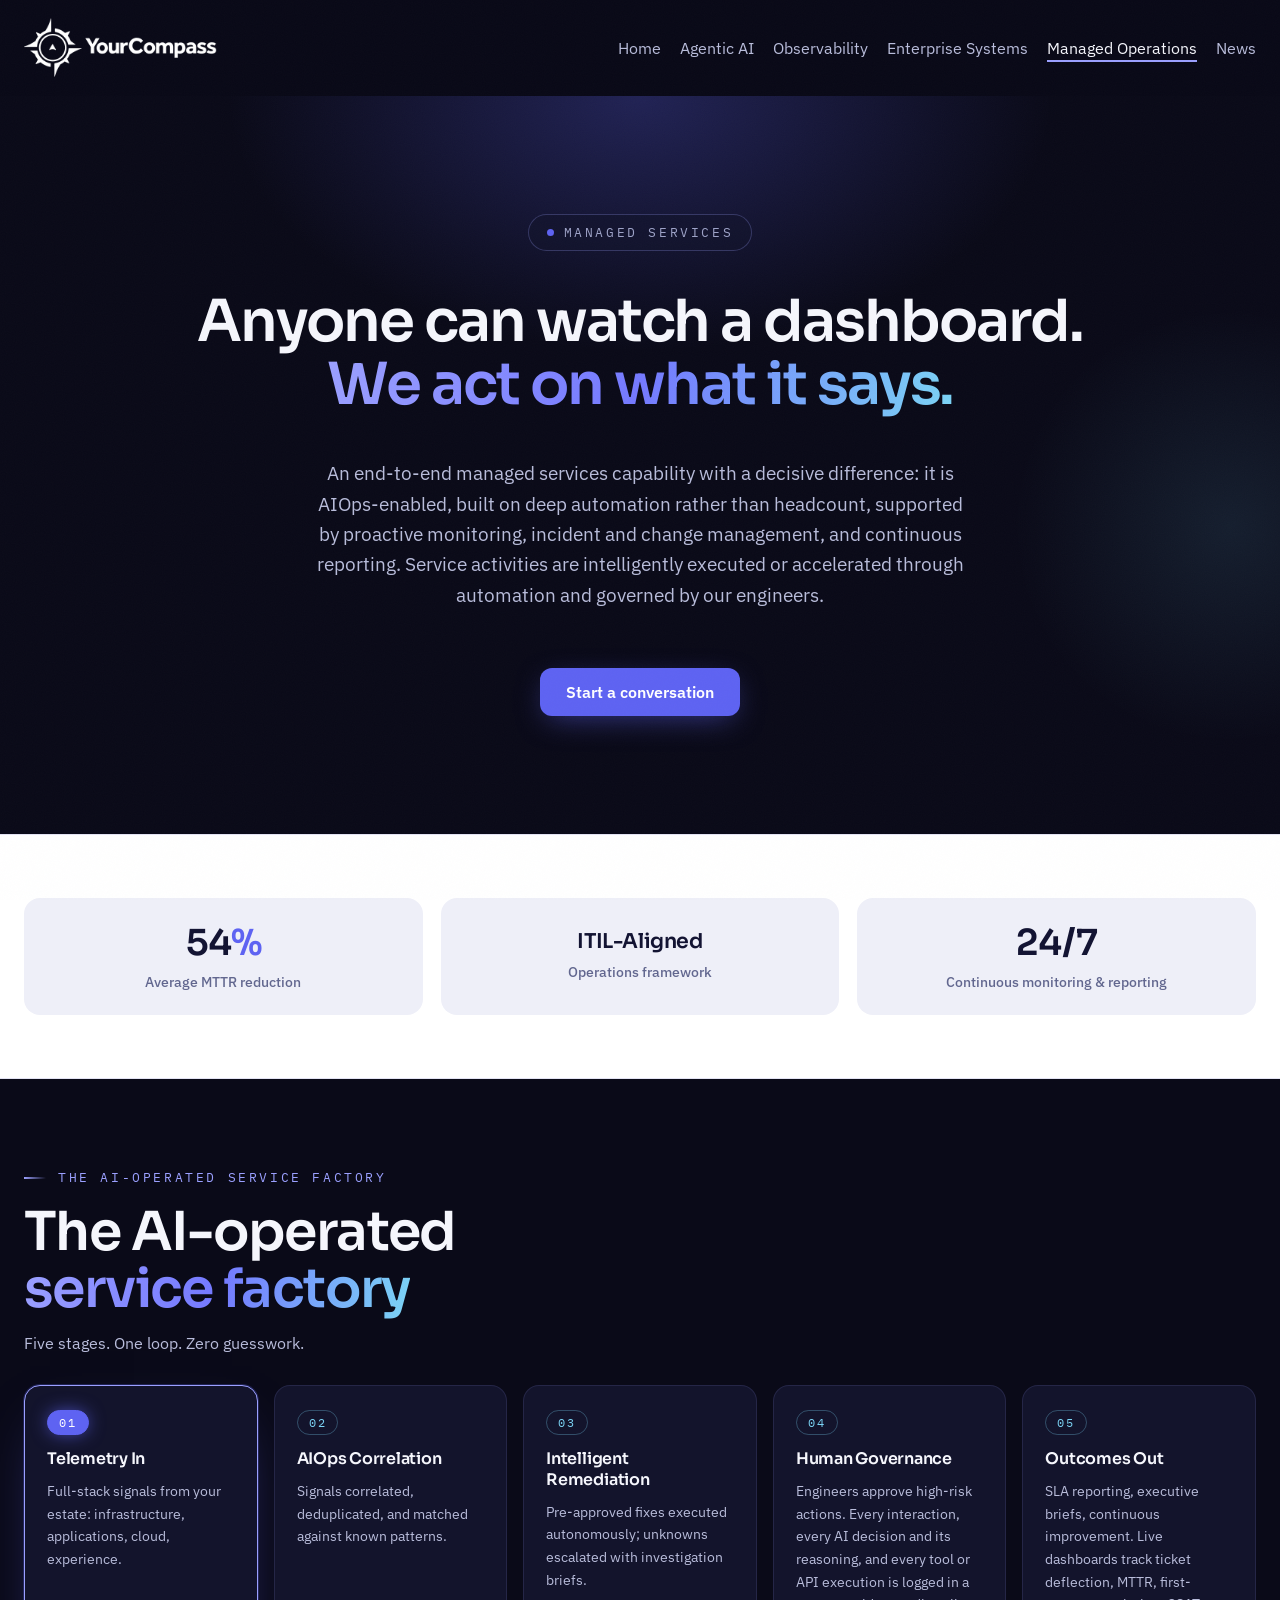
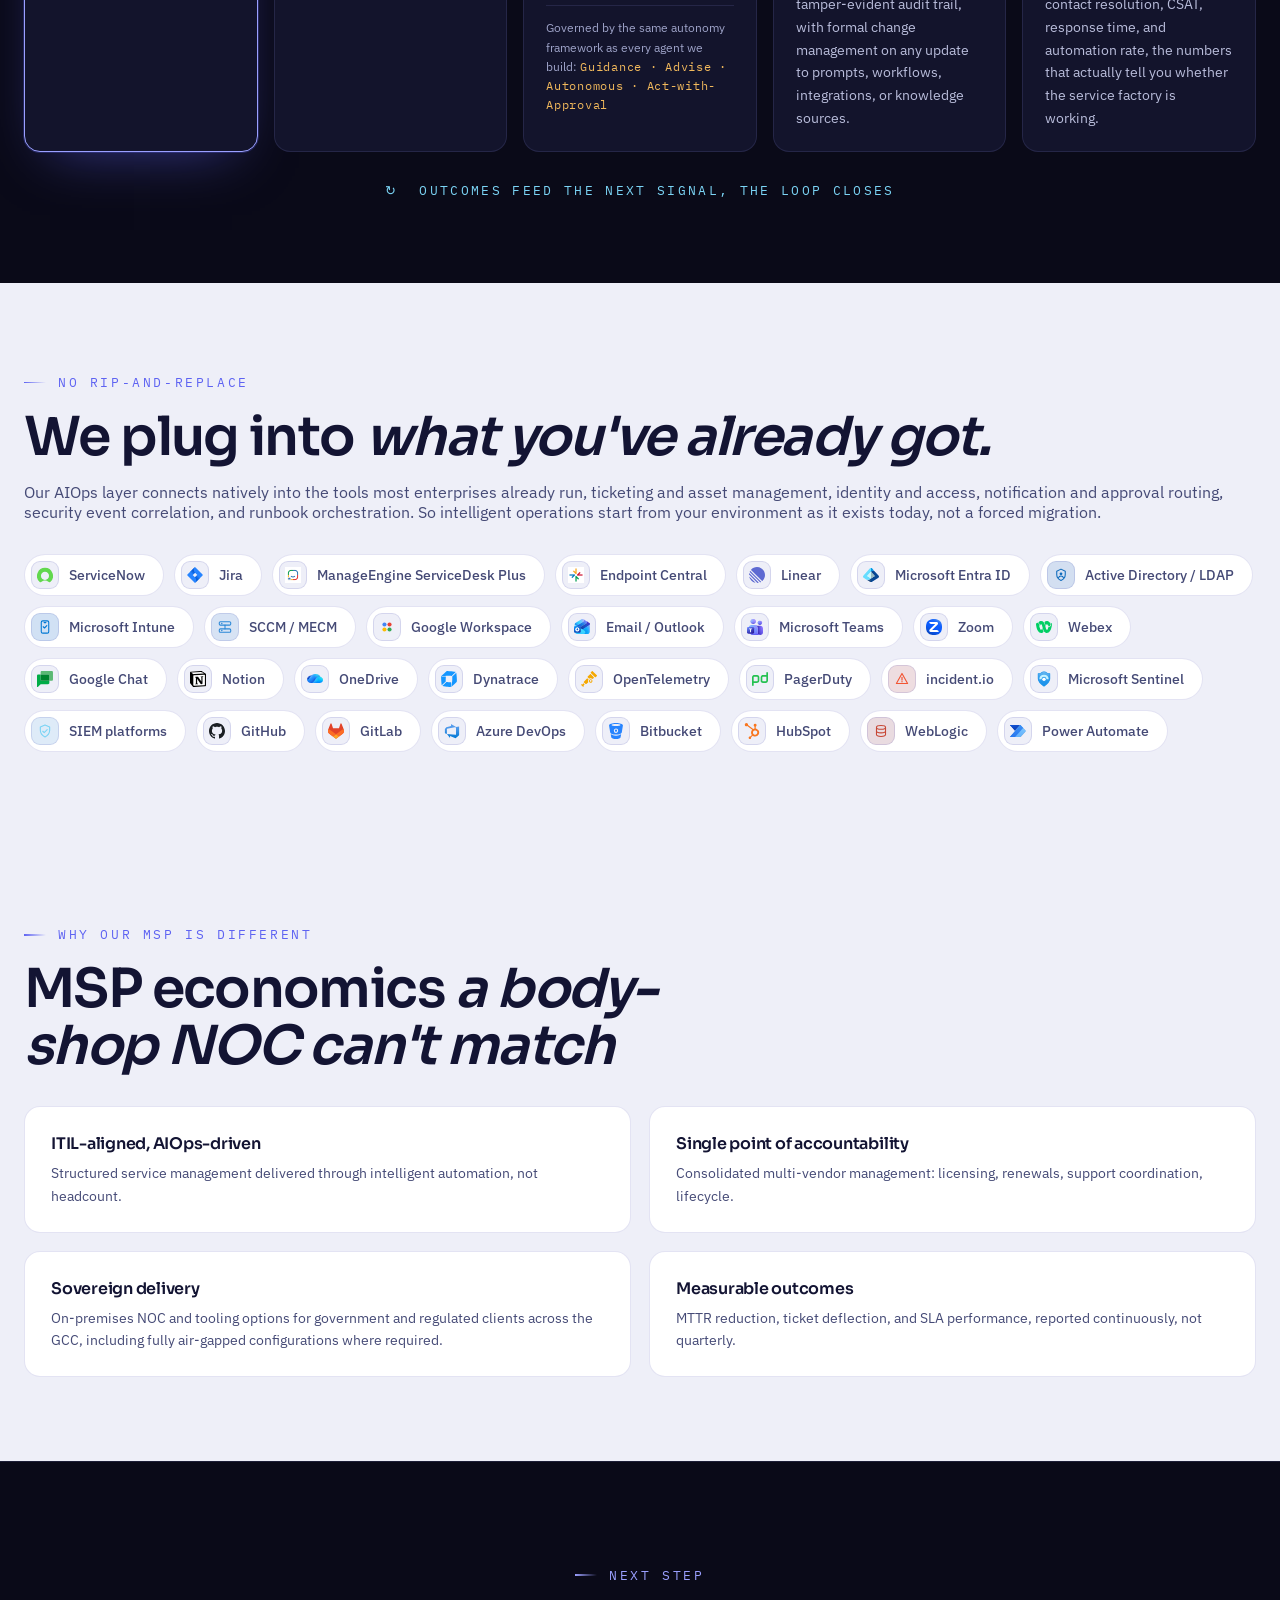
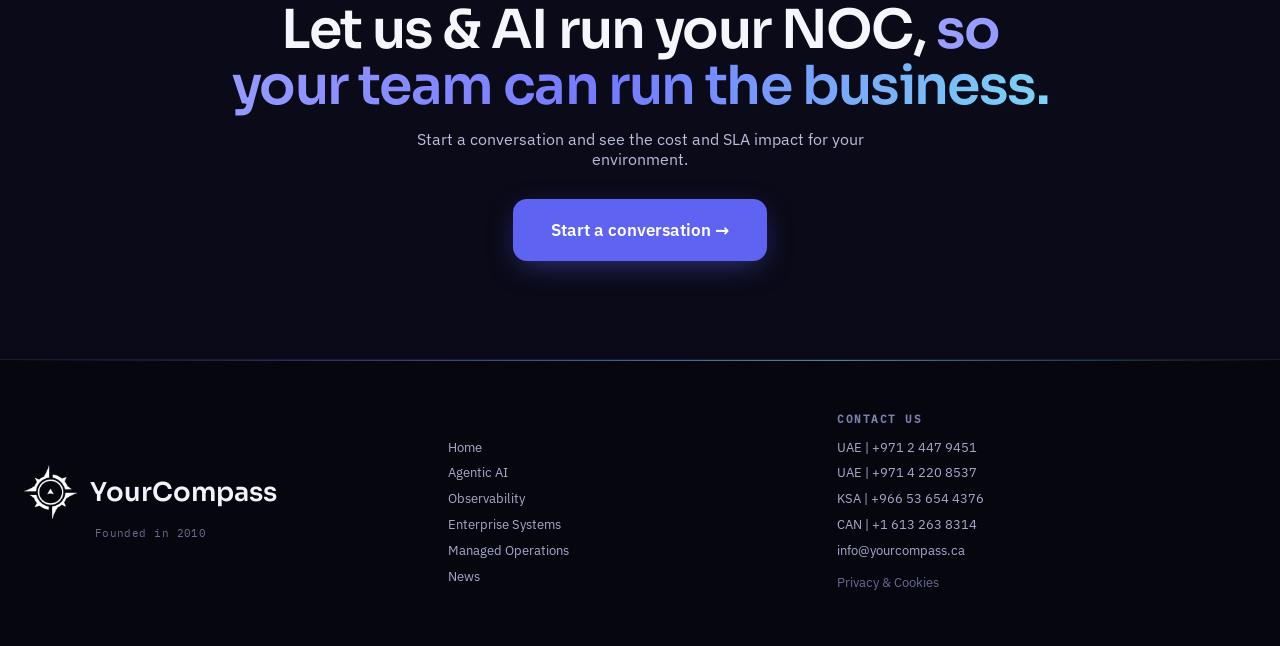
<file: managed-operations.html>
<!DOCTYPE html>
<html lang="en">
<head>
<meta charset="UTF-8">
<meta name="viewport" content="width=device-width, initial-scale=1.0">
<title>Managed Services, YourCompass</title>
<meta name="description" content="AIOps-enabled managed services built on deep automation rather than headcount: proactive monitoring, incident and change management, and continuous reporting, intelligently executed and governed by our engineers.">
<link rel="icon" type="image/png" href="assets/favicon-tab.png">
<link rel="stylesheet" href="css/fonts.css">
<link rel="stylesheet" href="assets/css/main.css">
<link rel="stylesheet" href="assets/managed-operations/managed-operations.css">
</head>
<body>
<div id="prog" aria-hidden="true"></div>

<div class="page">

    <header class="nav t-dark">
    <nav class="nav__inner">
      <a class="nav__brand" href="index.html">
        <img class="nav__logo" src="assets/logo.png" alt="YourCompass">
      </a>
      <div class="nav__spacer"></div>
      <div class="nav__links">
        <a class="nav__link" href="index.html">Home</a>
        <a class="nav__link" href="agentic-ai.html">Agentic AI</a>
        <a class="nav__link" href="observability.html">Observability</a>
        <a class="nav__link" href="enterprise-systems.html">Enterprise Systems</a>
        <a class="nav__link nav__link--on" href="managed-operations.html">Managed Operations</a>
        <a class="nav__link" href="news.html">News</a>
      </div>
      <button class="nav__burger" type="button" data-burger aria-expanded="false" aria-controls="mnav" aria-label="Menu">
        <svg data-burger-open width="26" height="26" viewBox="0 0 20 20" aria-hidden="true">
          <path d="M3 5.5 H17 M3 10 H17 M3 14.5 H17" stroke-width="1.7" stroke-linecap="round" fill="none"></path>
        </svg>
        <svg data-burger-close width="26" height="26" viewBox="0 0 20 20" aria-hidden="true" hidden>
          <path d="M5 5 L15 15 M15 5 L5 15" stroke-width="1.7" stroke-linecap="round" fill="none"></path>
        </svg>
      </button>
    </nav>
    <div class="nav__panel" id="mnav" data-mpanel hidden>
      <div class="nav__panel-inner">
        <a class="nav__panel-link" href="index.html"><span>Home</span><span>&rarr;</span></a>
        <a class="nav__panel-link" href="agentic-ai.html"><span>Agentic AI</span><span>&rarr;</span></a>
        <a class="nav__panel-link" href="observability.html"><span>Observability</span><span>&rarr;</span></a>
        <a class="nav__panel-link" href="enterprise-systems.html"><span>Enterprise Systems</span><span>&rarr;</span></a>
        <a class="nav__panel-link" href="managed-operations.html"><span>Managed Operations</span><span>&rarr;</span></a>
        <a class="nav__panel-link" href="news.html"><span>News</span><span>&rarr;</span></a>
      </div>
    </div>
  </header>

  <!-- ============ MS.1 HERO ============ -->
  <section class="section t-dark obs-hero" data-screen-label="MS.1 Hero">
    <div class="hero__atmo" aria-hidden="true">
      <div class="hero__atmo-glow"></div>
      <div class="hero__atmo-glow2"></div>
    </div>
    <div class="hero__inner">
      <div class="hero__copy">
        <div class="hero__eyebrow" data-reveal>
          <span class="hero__eyebrow-dot"></span>
          Managed Services
        </div>
        <h1 class="hero__h1" data-reveal>Anyone can watch a dashboard.<br><em>We act on what it says.</em></h1>
        <p class="hero__sub" data-reveal data-d="120">An end-to-end managed services capability with a decisive difference: it is AIOps-enabled, built on deep automation rather than headcount, supported by proactive monitoring, incident and change management, and continuous reporting. Service activities are intelligently executed or accelerated through automation and governed by our engineers.</p>
        <div class="hero__ctas" data-reveal data-d="200">
          <a class="btn-primary" href="mailto:info@yourcompass.ca" data-page-cta>Start a conversation</a>
        </div>
      </div>
    </div>
  </section>

  <!-- ============ MS.2 PROOF BAND ============ -->
  <section class="section t-white obs-proof" data-screen-label="MS.2 Proof band">
    <div class="wrap obs-proof__grid obs-proof__grid--three">
      <div class="stat" data-reveal>
        <div class="stat__num"><span data-count="60">0</span><em>%</em></div>
        <div class="stat__lbl">Average MTTR reduction</div>
      </div>
      <div class="stat" data-reveal data-d="70">
        <div class="stat__num stat__num--txt">ITIL-Aligned</div>
        <div class="stat__lbl">Operations framework</div>
      </div>
      <div class="stat" data-reveal data-d="140">
        <div class="stat__num">24/7</div>
        <div class="stat__lbl">Continuous monitoring &amp; reporting</div>
      </div>
    </div>
  </section>

  <!-- ============ MS.3 SERVICE FACTORY ============ -->
  <section class="section t-dark" id="factory" data-screen-label="MS.3 Service factory">
    <div class="wrap">
      <div class="obs-head">
        <div class="kicker" data-reveal>The AI-Operated Service Factory</div>
        <h2 class="h2" data-reveal>The AI-operated <em>service factory</em></h2>
        <p class="obs-bridge" data-reveal data-d="100">Five stages. One loop. Zero guesswork.</p>
      </div>
      <div class="factory" data-reveal data-d="120">
        <article class="stepcard">
          <span class="stepcard__idx">01</span>
          <h3>Telemetry In</h3>
          <p>Full-stack signals from your estate: infrastructure, applications, cloud, experience.</p>
        </article>
        <article class="stepcard">
          <span class="stepcard__idx">02</span>
          <h3>AIOps Correlation</h3>
          <p>Signals correlated, deduplicated, and matched against known patterns.</p>
        </article>
        <article class="stepcard">
          <span class="stepcard__idx">03</span>
          <h3>Intelligent Remediation</h3>
          <p>Pre-approved fixes executed autonomously; unknowns escalated with investigation briefs.</p>
          <p class="factory__frame">Governed by the same autonomy framework as every agent we build: <span>Guidance &middot; Advise &middot; Autonomous &middot; Act-with-Approval</span></p>
        </article>
        <article class="stepcard">
          <span class="stepcard__idx">04</span>
          <h3>Human Governance</h3>
          <p>Engineers approve high-risk actions. Every interaction, every AI decision and its reasoning, and every tool or API execution is logged in a tamper-evident audit trail, with formal change management on any update to prompts, workflows, integrations, or knowledge sources.</p>
        </article>
        <article class="stepcard">
          <span class="stepcard__idx">05</span>
          <h3>Outcomes Out</h3>
          <p>SLA reporting, executive briefs, continuous improvement. Live dashboards track ticket deflection, MTTR, first-contact resolution, CSAT, response time, and automation rate, the numbers that actually tell you whether the service factory is working.</p>
        </article>
      </div>
      <p class="factory__loop" data-reveal data-d="200">&#8635;&nbsp;&nbsp;OUTCOMES FEED THE NEXT SIGNAL, THE LOOP CLOSES</p>
    </div>
  </section>

  <!-- ============ MS.3.5 NO RIP-AND-REPLACE ============ -->
  <section class="section t-light obs-case" id="integrations" data-screen-label="MS.3.5 Integrations">
    <div class="wrap">
      <div class="obs-head">
        <div class="kicker" data-reveal>No rip-and-replace</div>
        <h2 class="h2" data-reveal>We plug into <em>what you've already got.</em></h2>
        <p class="obs-bridge" data-reveal data-d="100">Our AIOps layer connects natively into the tools most enterprises already run, ticketing and asset management, identity and access, notification and approval routing, security event correlation, and runbook orchestration. So intelligent operations start from your environment as it exists today, not a forced migration.</p>
      </div>
      <div class="ms-tools" data-reveal data-d="160">
        <span class="ms-tool"><span class="ms-tool__icon"><img src="assets/managed-operations/images/servicenow.svg" alt="" loading="lazy"></span><span class="ms-tool__label">ServiceNow</span></span>
        <span class="ms-tool"><span class="ms-tool__icon"><img src="assets/managed-operations/images/jira.svg" alt="" loading="lazy"></span><span class="ms-tool__label">Jira</span></span>
        <span class="ms-tool"><span class="ms-tool__icon"><img src="assets/managed-operations/images/servicedesk-plus.png" alt="" loading="lazy"></span><span class="ms-tool__label">ManageEngine ServiceDesk Plus</span></span>
        <span class="ms-tool"><span class="ms-tool__icon"><img src="assets/managed-operations/images/endpoint-central.png" alt="" loading="lazy"></span><span class="ms-tool__label">Endpoint Central</span></span>
        <span class="ms-tool"><span class="ms-tool__icon"><img src="assets/managed-operations/images/linear.svg" alt="" loading="lazy"></span><span class="ms-tool__label">Linear</span></span>

        <span class="ms-tool"><span class="ms-tool__icon"><img src="assets/managed-operations/images/microsoft-entra.svg" alt="" loading="lazy"></span><span class="ms-tool__label">Microsoft Entra ID</span></span>
        <span class="ms-tool"><span class="ms-tool__icon ms-tool__icon--generic ms-tool__icon--ad" aria-hidden="true"><svg viewBox="0 0 24 24"><path d="M12 3.2l6.4 3.1v5c0 4-2.6 7.2-6.4 8.8-3.8-1.6-6.4-4.8-6.4-8.8v-5L12 3.2z" fill="none" stroke="currentColor" stroke-width="1.6" stroke-linejoin="round"/><circle cx="12" cy="10.2" r="2.1" fill="currentColor"/><path d="M8.2 16.4c.6-1.9 2-2.9 3.8-2.9s3.2 1 3.8 2.9" fill="none" stroke="currentColor" stroke-width="1.6" stroke-linecap="round"/></svg></span><span class="ms-tool__label">Active Directory / LDAP</span></span>
        <span class="ms-tool"><span class="ms-tool__icon ms-tool__icon--generic ms-tool__icon--intune" aria-hidden="true"><svg viewBox="0 0 24 24"><rect x="6.4" y="2.8" width="11.2" height="18.4" rx="2.2" fill="none" stroke="currentColor" stroke-width="1.6"/><path d="M9.4 11.6l1.9 1.9 3.4-3.6" fill="none" stroke="currentColor" stroke-width="1.7" stroke-linecap="round" stroke-linejoin="round"/><path d="M10.6 5.4h2.8" stroke="currentColor" stroke-width="1.6" stroke-linecap="round"/></svg></span><span class="ms-tool__label">Microsoft Intune</span></span>
        <span class="ms-tool"><span class="ms-tool__icon ms-tool__icon--generic ms-tool__icon--sccm" aria-hidden="true"><svg viewBox="0 0 24 24"><rect x="3.4" y="4" width="17.2" height="5.2" rx="1.8" fill="none" stroke="currentColor" stroke-width="1.6"/><rect x="3.4" y="14.8" width="17.2" height="5.2" rx="1.8" fill="none" stroke="currentColor" stroke-width="1.6"/><circle cx="7.2" cy="6.6" r="1.1" fill="currentColor"/><circle cx="7.2" cy="17.4" r="1.1" fill="currentColor"/><path d="M12 9.2v5.6" stroke="currentColor" stroke-width="1.6" stroke-linecap="round"/></svg></span><span class="ms-tool__label">SCCM / MECM</span></span>
        <span class="ms-tool"><span class="ms-tool__icon ms-tool__icon--generic ms-tool__icon--gws" aria-hidden="true"><svg viewBox="0 0 24 24"><circle cx="8.2" cy="8.2" r="3.1" fill="#4285F4"/><circle cx="15.8" cy="8.2" r="3.1" fill="#EA4335"/><circle cx="8.2" cy="15.8" r="3.1" fill="#FBBC05"/><circle cx="15.8" cy="15.8" r="3.1" fill="#34A853"/></svg></span><span class="ms-tool__label">Google Workspace</span></span>

        <span class="ms-tool"><span class="ms-tool__icon"><img src="assets/managed-operations/images/outlook.svg" alt="" loading="lazy"></span><span class="ms-tool__label">Email / Outlook</span></span>
        <span class="ms-tool"><span class="ms-tool__icon"><img src="assets/managed-operations/images/teams.svg" alt="" loading="lazy"></span><span class="ms-tool__label">Microsoft Teams</span></span>
        <span class="ms-tool"><span class="ms-tool__icon"><img src="assets/managed-operations/images/zoom.svg" alt="" loading="lazy"></span><span class="ms-tool__label">Zoom</span></span>
        <span class="ms-tool"><span class="ms-tool__icon"><img src="assets/managed-operations/images/webex.svg" alt="" loading="lazy"></span><span class="ms-tool__label">Webex</span></span>
        <span class="ms-tool"><span class="ms-tool__icon"><img src="assets/managed-operations/images/google-chat.svg" alt="" loading="lazy"></span><span class="ms-tool__label">Google Chat</span></span>
        <span class="ms-tool"><span class="ms-tool__icon"><img src="assets/managed-operations/images/notion.svg" alt="" loading="lazy"></span><span class="ms-tool__label">Notion</span></span>
        <span class="ms-tool"><span class="ms-tool__icon"><img src="assets/managed-operations/images/onedrive.svg" alt="" loading="lazy"></span><span class="ms-tool__label">OneDrive</span></span>

        <span class="ms-tool"><span class="ms-tool__icon"><img src="assets/managed-operations/images/dynatrace.svg" alt="" loading="lazy"></span><span class="ms-tool__label">Dynatrace</span></span>
        <span class="ms-tool"><span class="ms-tool__icon"><img src="assets/managed-operations/images/opentelemetry.svg" alt="" loading="lazy"></span><span class="ms-tool__label">OpenTelemetry</span></span>
        <span class="ms-tool"><span class="ms-tool__icon"><img src="assets/managed-operations/images/pagerduty.svg" alt="" loading="lazy"></span><span class="ms-tool__label">PagerDuty</span></span>
        <span class="ms-tool"><span class="ms-tool__icon ms-tool__icon--generic ms-tool__icon--incident" aria-hidden="true"><svg viewBox="0 0 24 24"><path d="M12 3.6l8.4 15.2H3.6L12 3.6z" fill="none" stroke="currentColor" stroke-width="1.7" stroke-linejoin="round"/><path d="M12 9.6v4" stroke="currentColor" stroke-width="1.8" stroke-linecap="round"/><circle cx="12" cy="16.2" r="1.05" fill="currentColor"/></svg></span><span class="ms-tool__label">incident.io</span></span>
        <span class="ms-tool"><span class="ms-tool__icon"><img src="assets/managed-operations/images/microsoft-sentinel.svg" alt="" loading="lazy"></span><span class="ms-tool__label">Microsoft Sentinel</span></span>
        <span class="ms-tool"><span class="ms-tool__icon ms-tool__icon--generic ms-tool__icon--siem" aria-hidden="true"><svg viewBox="0 0 24 24"><path d="M12 3l7 3v5c0 4.5-3 8-7 10-4-2-7-5.5-7-10V6l7-3z" fill="none" stroke="currentColor" stroke-width="1.7" stroke-linejoin="round"/><path d="M8.7 12.4l2.1 2.1 4.5-4.6" fill="none" stroke="currentColor" stroke-width="1.7" stroke-linecap="round" stroke-linejoin="round"/></svg></span><span class="ms-tool__label">SIEM platforms</span></span>

        <span class="ms-tool"><span class="ms-tool__icon"><img src="assets/managed-operations/images/github.svg" alt="" loading="lazy"></span><span class="ms-tool__label">GitHub</span></span>
        <span class="ms-tool"><span class="ms-tool__icon"><img src="assets/managed-operations/images/gitlab.svg" alt="" loading="lazy"></span><span class="ms-tool__label">GitLab</span></span>
        <span class="ms-tool"><span class="ms-tool__icon"><img src="assets/managed-operations/images/azure-devops.svg" alt="" loading="lazy"></span><span class="ms-tool__label">Azure DevOps</span></span>
        <span class="ms-tool"><span class="ms-tool__icon"><img src="assets/managed-operations/images/bitbucket.svg" alt="" loading="lazy"></span><span class="ms-tool__label">Bitbucket</span></span>

        <span class="ms-tool"><span class="ms-tool__icon"><img src="assets/managed-operations/images/hubspot.svg" alt="" loading="lazy"></span><span class="ms-tool__label">HubSpot</span></span>
        <span class="ms-tool"><span class="ms-tool__icon ms-tool__icon--generic ms-tool__icon--weblogic" aria-hidden="true"><svg viewBox="0 0 24 24"><ellipse cx="12" cy="6.6" rx="6.8" ry="2.8" fill="none" stroke="currentColor" stroke-width="1.6"/><path d="M5.2 6.6v10.8c0 1.55 3.04 2.8 6.8 2.8s6.8-1.25 6.8-2.8V6.6" fill="none" stroke="currentColor" stroke-width="1.6"/><path d="M5.2 12c0 1.55 3.04 2.8 6.8 2.8s6.8-1.25 6.8-2.8" fill="none" stroke="currentColor" stroke-width="1.6"/></svg></span><span class="ms-tool__label">WebLogic</span></span>
        <span class="ms-tool"><span class="ms-tool__icon"><img src="assets/managed-operations/images/power-automate.svg" alt="" loading="lazy"></span><span class="ms-tool__label">Power Automate</span></span>
      </div>
    </div>
  </section>

  <!-- ============ MS.4 WHY DIFFERENT ============ -->
  <section class="section t-light ms-why" id="different" data-screen-label="MS.4 Why different">
    <div class="wrap">
      <div class="obs-head">
        <div class="kicker" data-reveal>Why Our MSP Is Different</div>
        <h2 class="h2" data-reveal>MSP economics <em>a body-shop NOC can't match</em></h2>
      </div>
      <div class="ms-why__grid">
        <article class="ms-card" data-reveal>
          <h3>ITIL-aligned, AIOps-driven</h3>
          <p>Structured service management delivered through intelligent automation, not headcount.</p>
        </article>
        <article class="ms-card" data-reveal data-d="80">
          <h3>Single point of accountability</h3>
          <p>Consolidated multi-vendor management: licensing, renewals, support coordination, lifecycle.</p>
        </article>
        <article class="ms-card" data-reveal data-d="160">
          <h3>Sovereign delivery</h3>
          <p>On-premises NOC and tooling options for government and regulated clients across the GCC, including fully air-gapped configurations where required.</p>
        </article>
        <article class="ms-card" data-reveal data-d="240">
          <h3>Measurable outcomes</h3>
          <p>MTTR reduction, ticket deflection, and SLA performance, reported continuously, not quarterly.</p>
        </article>
      </div>
    </div>
  </section>

  <!-- ============ MS.5 CLOSE ============ -->
  <section class="section t-dark obs-close obs-close--stacked" data-screen-label="MS.5 Close">
    <div class="wrap obs-close__inner">
      <div>
        <div class="kicker" data-reveal>Next step</div>
        <h2 class="h2" data-reveal>Let us &amp; AI run your NOC, <em>so your team can run the business.</em></h2>
        <p class="obs-close__sub" data-reveal data-d="100">Start a conversation and see the cost and SLA impact for your environment.</p>
      </div>
      <div class="obs-close__ctas" data-reveal data-d="160">
        <a class="btn-primary btn-primary--lg" href="mailto:info@yourcompass.ca" data-page-cta>Start a conversation &rarr;</a>
      </div>
    </div>
  </section>

  <footer class="footer">
    <div class="footer__grid">
      <div class="footer__brand">
        <a href="index.html">
          <span class="footer__brand-row">
            <img class="footer__logo-mark" src="assets/favicon.png" alt="YourCompass">
            <span class="footer__brand-name">YourCompass</span>
          </span>
          <span class="footer__brand-founded">Founded in 2010</span>
        </a>
      </div>
      <div class="footer__col">
        <span class="footer__col-hd footer__col-hd--hidden">Navigation</span>
        <div class="footer__links">
          <a href="index.html">Home</a>
          <a href="agentic-ai.html">Agentic AI</a>
          <a href="observability.html">Observability</a>
          <a href="enterprise-systems.html">Enterprise Systems</a>
          <a href="managed-operations.html">Managed Operations</a>
          <a href="news.html">News</a>
        </div>
      </div>
      <div class="footer__col">
        <span class="footer__col-hd">Contact Us</span>
        <div class="footer__contact">
          <a href="tel:+97124479451">UAE | +971 2 447 9451</a>
          <a href="tel:+97142208537">UAE | +971 4 220 8537</a>
          <a href="tel:+966536544376">KSA | +966 53 654 4376</a>
          <a href="tel:+16132638314">CAN | +1 613 263 8314</a>
          <a href="mailto:info@yourcompass.ca">info@yourcompass.ca</a>
          <a href="privacy-cookies.html" class="footer__privacy">Privacy &amp; Cookies</a>
        </div>
      </div>
    </div>
  </footer>

</div>
<script src="assets/js/main.js"></script>
<script src="assets/js/app.js"></script>
</body>
</html>
</file>
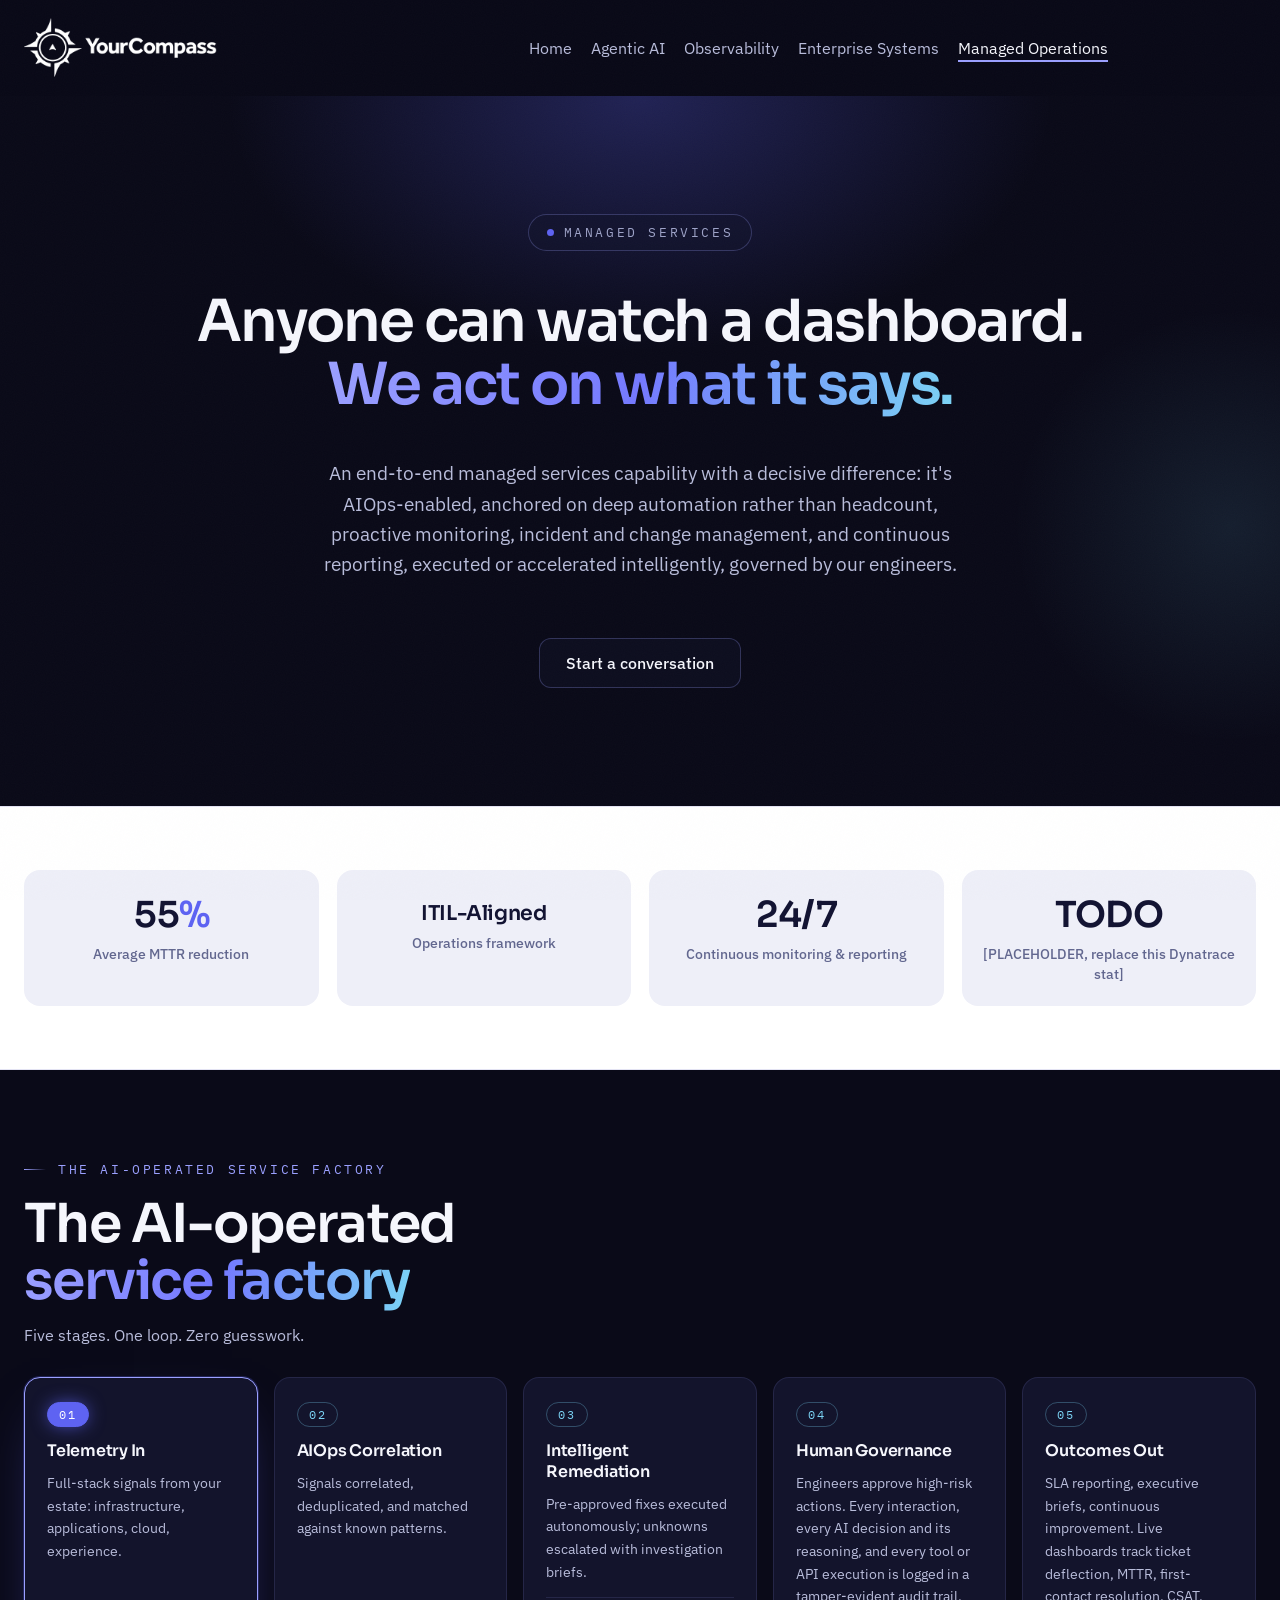
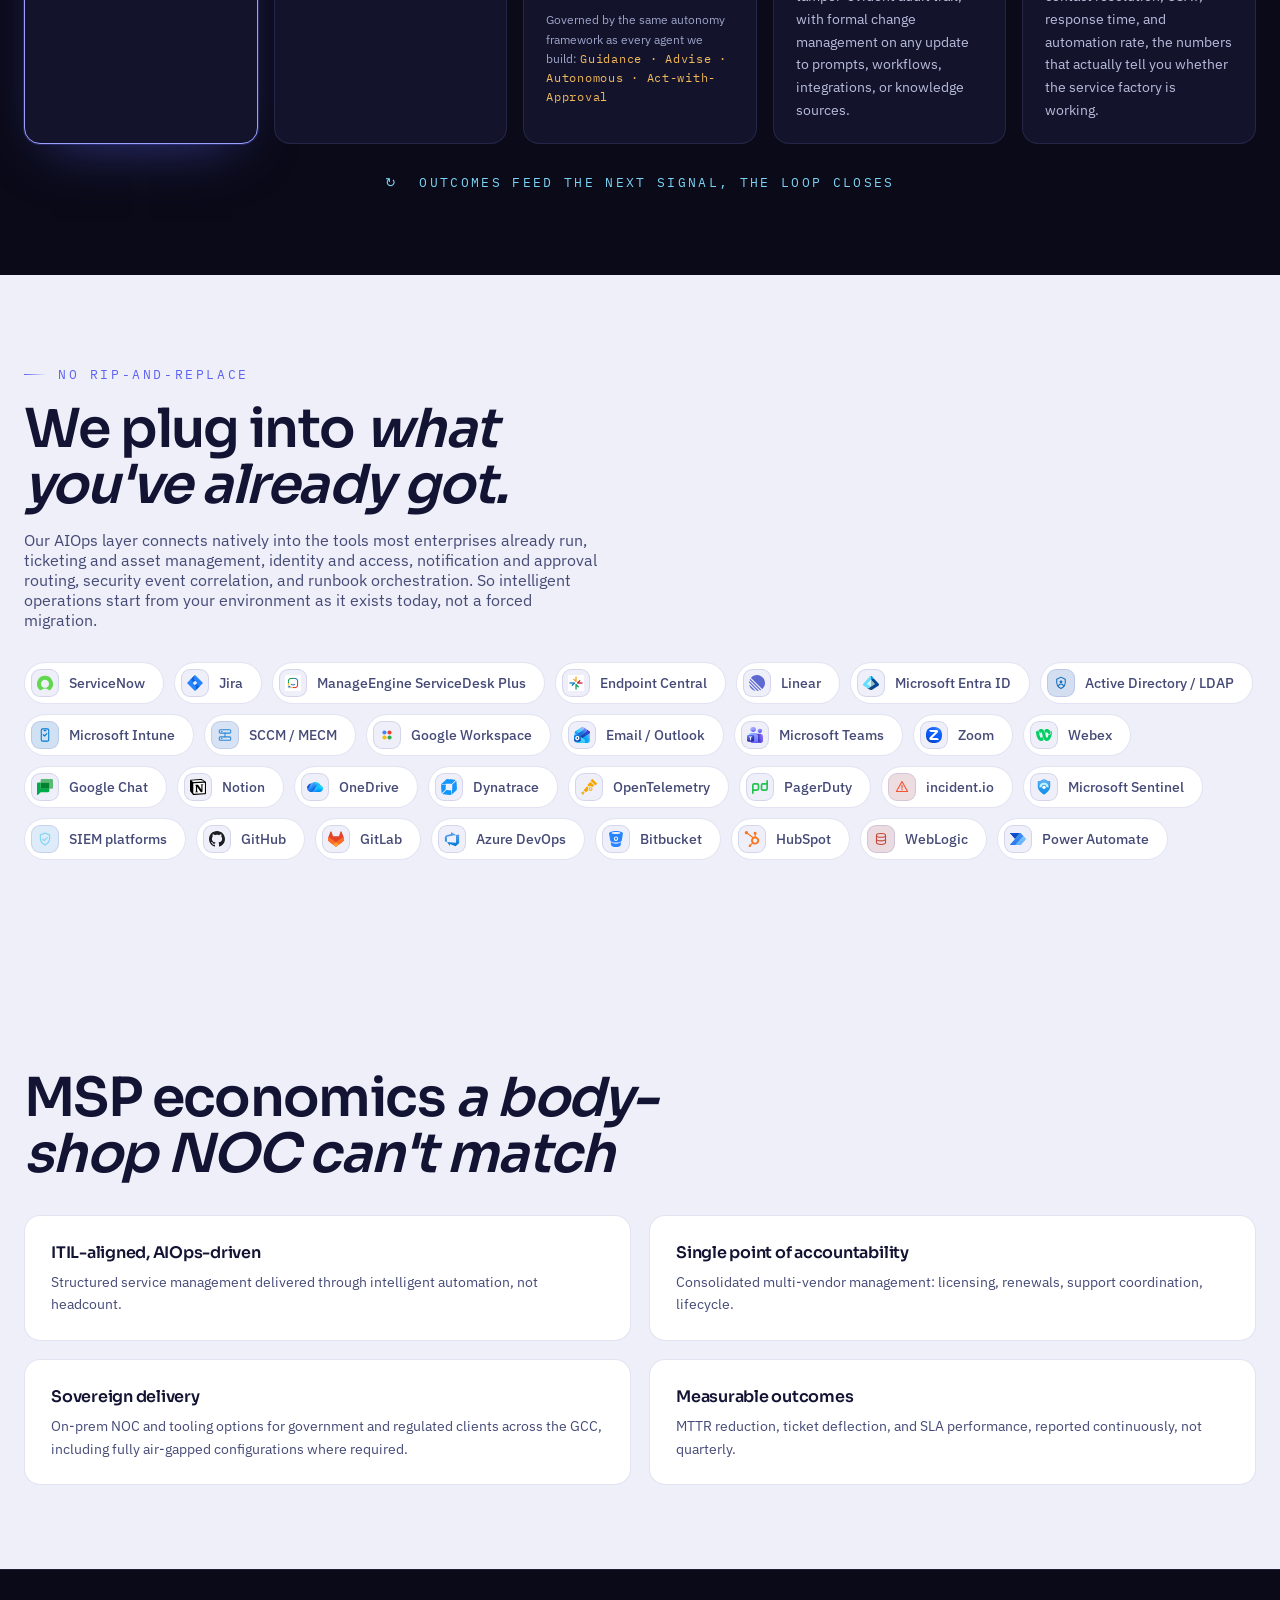
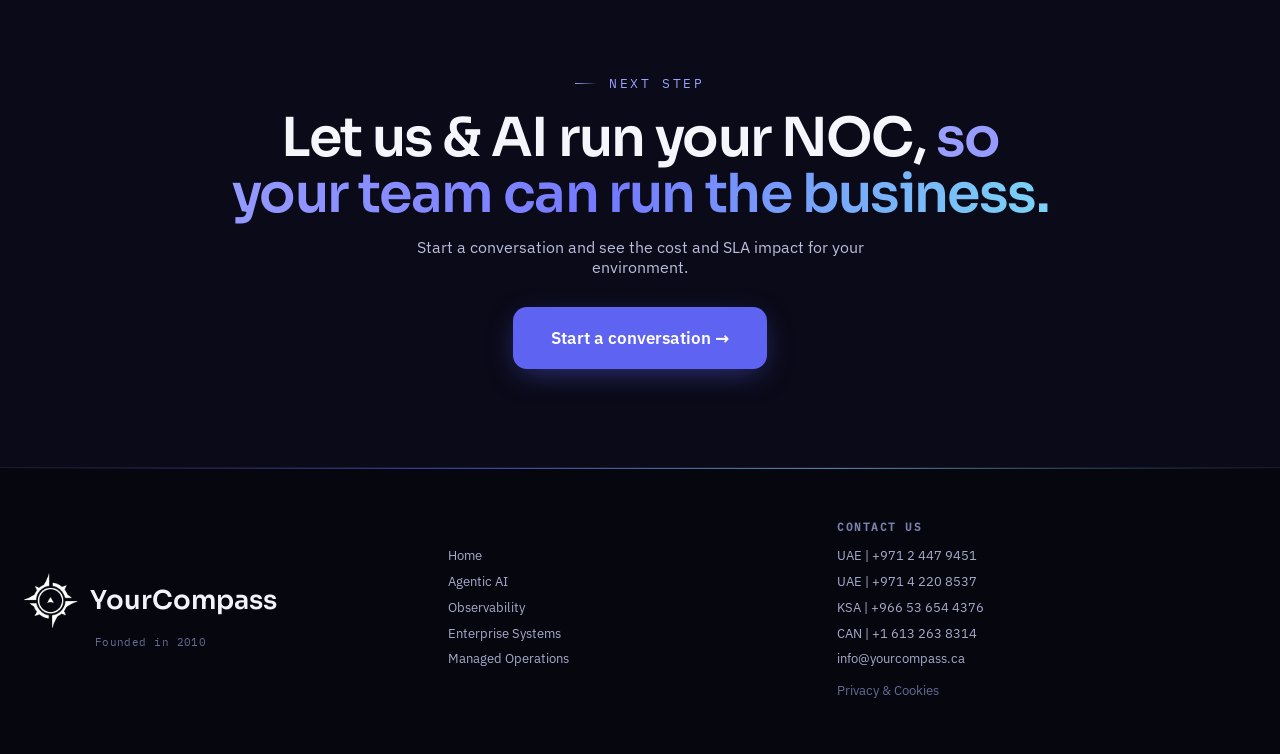
<file: managed.html>
<!DOCTYPE html>
<html lang="en">
<head>
<meta charset="UTF-8">
<meta name="viewport" content="width=device-width, initial-scale=1.0">
<title>Managed Services, YourCompass</title>
<meta name="description" content="AIOps-enabled managed services, proactive monitoring, incident and change management, and continuous reporting, executed intelligently and governed by our engineers.">
<link rel="icon" type="image/png" href="assets/favicon-tab.png">
<link rel="stylesheet" href="css/fonts.css">
<link rel="stylesheet" href="assets/css/main.css">
<link rel="stylesheet" href="assets/managed/managed.css">
</head>
<body>
<div id="prog" aria-hidden="true"></div>

<div class="page">

    <header class="nav t-dark">
    <nav class="nav__inner">
      <a class="nav__brand" href="index.html">
        <img class="nav__logo" src="assets/logo.png" alt="YourCompass">
      </a>
      <div class="nav__spacer"></div>
      <div class="nav__links">
        <a class="nav__link" href="index.html">Home</a>
        <a class="nav__link" href="Foundry.html">Agentic AI</a>
        <a class="nav__link" href="Observability.html">Observability</a>
        <a class="nav__link" href="enterprise.html">Enterprise Systems</a>
        <a class="nav__link nav__link--on" href="managed.html">Managed Operations</a>
        <a class="nav__cta" href="index.html#close">Get In Touch</a>
      </div>
      <button class="nav__burger" type="button" data-burger aria-expanded="false" aria-controls="mnav" aria-label="Menu">
        <svg data-burger-open width="26" height="26" viewBox="0 0 20 20" aria-hidden="true">
          <path d="M3 5.5 H17 M3 10 H17 M3 14.5 H17" stroke-width="1.7" stroke-linecap="round" fill="none"></path>
        </svg>
        <svg data-burger-close width="26" height="26" viewBox="0 0 20 20" aria-hidden="true" hidden>
          <path d="M5 5 L15 15 M15 5 L5 15" stroke-width="1.7" stroke-linecap="round" fill="none"></path>
        </svg>
      </button>
    </nav>
    <div class="nav__panel" id="mnav" data-mpanel hidden>
      <div class="nav__panel-inner">
        <a class="nav__panel-link" href="index.html"><span>Home</span><span>&rarr;</span></a>
        <a class="nav__panel-link" href="Foundry.html"><span>Agentic AI</span><span>&rarr;</span></a>
        <a class="nav__panel-link" href="Observability.html"><span>Observability</span><span>&rarr;</span></a>
        <a class="nav__panel-link" href="enterprise.html"><span>Enterprise Systems</span><span>&rarr;</span></a>
        <a class="nav__panel-link" href="managed.html"><span>Managed Operations</span><span>&rarr;</span></a>
        <a class="nav__panel-cta" href="index.html#close">Get In Touch</a>
      </div>
    </div>
  </header>

  <!-- ============ MS.1 HERO ============ -->
  <section class="section t-dark obs-hero" data-screen-label="MS.1 Hero">
    <div class="hero__atmo" aria-hidden="true">
      <div class="hero__atmo-glow"></div>
      <div class="hero__atmo-glow2"></div>
    </div>
    <div class="hero__inner">
      <div class="hero__copy">
        <div class="hero__eyebrow" data-reveal>
          <span class="hero__eyebrow-dot"></span>
          Managed Services
        </div>
        <h1 class="hero__h1" data-reveal>Anyone can watch a dashboard.<br><em>We act on what it says.</em></h1>
        <p class="hero__sub" data-reveal data-d="120">An end-to-end managed services capability with a decisive difference: it's AIOps-enabled, anchored on deep automation rather than headcount, proactive monitoring, incident and change management, and continuous reporting, executed or accelerated intelligently, governed by our engineers.</p>
        <div class="hero__ctas" data-reveal data-d="200">
          <a class="btn-ghost" href="index.html#close" data-page-cta>Start a conversation</a>
        </div>
      </div>
    </div>
  </section>

  <!-- ============ MS.2 PROOF BAND ============ -->
  <section class="section t-white obs-proof" data-screen-label="MS.2 Proof band">
    <div class="wrap obs-proof__grid">
      <div class="stat" data-reveal>
        <div class="stat__num"><span data-count="60">0</span><em>%</em></div>
        <div class="stat__lbl">Average MTTR reduction</div>
      </div>
      <div class="stat" data-reveal data-d="70">
        <div class="stat__num stat__num--txt">ITIL-Aligned</div>
        <div class="stat__lbl">Operations framework</div>
      </div>
      <div class="stat" data-reveal data-d="140">
        <div class="stat__num">24/7</div>
        <div class="stat__lbl">Continuous monitoring &amp; reporting</div>
      </div>
      <div class="stat" data-reveal data-d="210">
        <div class="stat__num">TODO</div>
        <div class="stat__lbl">[PLACEHOLDER, replace this Dynatrace stat]</div>
      </div>
    </div>
  </section>

  <!-- ============ MS.3 SERVICE FACTORY ============ -->
  <section class="section t-dark" id="factory" data-screen-label="MS.3 Service factory">
    <div class="wrap">
      <div class="obs-head">
        <div class="kicker" data-reveal>The AI-Operated Service Factory</div>
        <h2 class="h2" data-reveal>The AI-operated <em>service factory</em></h2>
        <p class="obs-bridge" data-reveal data-d="100">Five stages. One loop. Zero guesswork.</p>
      </div>
      <div class="factory" data-reveal data-d="120">
        <article class="stepcard">
          <span class="stepcard__idx">01</span>
          <h3>Telemetry In</h3>
          <p>Full-stack signals from your estate: infrastructure, applications, cloud, experience.</p>
        </article>
        <article class="stepcard">
          <span class="stepcard__idx">02</span>
          <h3>AIOps Correlation</h3>
          <p>Signals correlated, deduplicated, and matched against known patterns.</p>
        </article>
        <article class="stepcard">
          <span class="stepcard__idx">03</span>
          <h3>Intelligent Remediation</h3>
          <p>Pre-approved fixes executed autonomously; unknowns escalated with investigation briefs.</p>
          <p class="factory__frame">Governed by the same autonomy framework as every agent we build: <span>Guidance &middot; Advise &middot; Autonomous &middot; Act-with-Approval</span></p>
        </article>
        <article class="stepcard">
          <span class="stepcard__idx">04</span>
          <h3>Human Governance</h3>
          <p>Engineers approve high-risk actions. Every interaction, every AI decision and its reasoning, and every tool or API execution is logged in a tamper-evident audit trail, with formal change management on any update to prompts, workflows, integrations, or knowledge sources.</p>
        </article>
        <article class="stepcard">
          <span class="stepcard__idx">05</span>
          <h3>Outcomes Out</h3>
          <p>SLA reporting, executive briefs, continuous improvement. Live dashboards track ticket deflection, MTTR, first-contact resolution, CSAT, response time, and automation rate, the numbers that actually tell you whether the service factory is working.</p>
        </article>
      </div>
      <p class="factory__loop" data-reveal data-d="200">&#8635;&nbsp;&nbsp;OUTCOMES FEED THE NEXT SIGNAL, THE LOOP CLOSES</p>
    </div>
  </section>

  <!-- ============ MS.3.5 NO RIP-AND-REPLACE ============ -->
  <section class="section t-light obs-case" id="integrations" data-screen-label="MS.3.5 Integrations">
    <div class="wrap">
      <div class="obs-head">
        <div class="kicker" data-reveal>No rip-and-replace</div>
        <h2 class="h2" data-reveal>We plug into <em>what you've already got.</em></h2>
        <p class="obs-bridge" data-reveal data-d="100">Our AIOps layer connects natively into the tools most enterprises already run, ticketing and asset management, identity and access, notification and approval routing, security event correlation, and runbook orchestration. So intelligent operations start from your environment as it exists today, not a forced migration.</p>
      </div>
      <div class="ms-tools" data-reveal data-d="160">
        <span class="ms-tool"><span class="ms-tool__icon"><img src="assets/managed/images/servicenow.svg" alt="" loading="lazy"></span><span class="ms-tool__label">ServiceNow</span></span>
        <span class="ms-tool"><span class="ms-tool__icon"><img src="assets/managed/images/jira.svg" alt="" loading="lazy"></span><span class="ms-tool__label">Jira</span></span>
        <span class="ms-tool"><span class="ms-tool__icon"><img src="assets/managed/images/servicedesk-plus.png" alt="" loading="lazy"></span><span class="ms-tool__label">ManageEngine ServiceDesk Plus</span></span>
        <span class="ms-tool"><span class="ms-tool__icon"><img src="assets/managed/images/endpoint-central.png" alt="" loading="lazy"></span><span class="ms-tool__label">Endpoint Central</span></span>
        <span class="ms-tool"><span class="ms-tool__icon"><img src="assets/managed/images/linear.svg" alt="" loading="lazy"></span><span class="ms-tool__label">Linear</span></span>

        <span class="ms-tool"><span class="ms-tool__icon"><img src="assets/managed/images/microsoft-entra.svg" alt="" loading="lazy"></span><span class="ms-tool__label">Microsoft Entra ID</span></span>
        <span class="ms-tool"><span class="ms-tool__icon ms-tool__icon--generic ms-tool__icon--ad" aria-hidden="true"><svg viewBox="0 0 24 24"><path d="M12 3.2l6.4 3.1v5c0 4-2.6 7.2-6.4 8.8-3.8-1.6-6.4-4.8-6.4-8.8v-5L12 3.2z" fill="none" stroke="currentColor" stroke-width="1.6" stroke-linejoin="round"/><circle cx="12" cy="10.2" r="2.1" fill="currentColor"/><path d="M8.2 16.4c.6-1.9 2-2.9 3.8-2.9s3.2 1 3.8 2.9" fill="none" stroke="currentColor" stroke-width="1.6" stroke-linecap="round"/></svg></span><span class="ms-tool__label">Active Directory / LDAP</span></span>
        <span class="ms-tool"><span class="ms-tool__icon ms-tool__icon--generic ms-tool__icon--intune" aria-hidden="true"><svg viewBox="0 0 24 24"><rect x="6.4" y="2.8" width="11.2" height="18.4" rx="2.2" fill="none" stroke="currentColor" stroke-width="1.6"/><path d="M9.4 11.6l1.9 1.9 3.4-3.6" fill="none" stroke="currentColor" stroke-width="1.7" stroke-linecap="round" stroke-linejoin="round"/><path d="M10.6 5.4h2.8" stroke="currentColor" stroke-width="1.6" stroke-linecap="round"/></svg></span><span class="ms-tool__label">Microsoft Intune</span></span>
        <span class="ms-tool"><span class="ms-tool__icon ms-tool__icon--generic ms-tool__icon--sccm" aria-hidden="true"><svg viewBox="0 0 24 24"><rect x="3.4" y="4" width="17.2" height="5.2" rx="1.8" fill="none" stroke="currentColor" stroke-width="1.6"/><rect x="3.4" y="14.8" width="17.2" height="5.2" rx="1.8" fill="none" stroke="currentColor" stroke-width="1.6"/><circle cx="7.2" cy="6.6" r="1.1" fill="currentColor"/><circle cx="7.2" cy="17.4" r="1.1" fill="currentColor"/><path d="M12 9.2v5.6" stroke="currentColor" stroke-width="1.6" stroke-linecap="round"/></svg></span><span class="ms-tool__label">SCCM / MECM</span></span>
        <span class="ms-tool"><span class="ms-tool__icon ms-tool__icon--generic ms-tool__icon--gws" aria-hidden="true"><svg viewBox="0 0 24 24"><circle cx="8.2" cy="8.2" r="3.1" fill="#4285F4"/><circle cx="15.8" cy="8.2" r="3.1" fill="#EA4335"/><circle cx="8.2" cy="15.8" r="3.1" fill="#FBBC05"/><circle cx="15.8" cy="15.8" r="3.1" fill="#34A853"/></svg></span><span class="ms-tool__label">Google Workspace</span></span>

        <span class="ms-tool"><span class="ms-tool__icon"><img src="assets/managed/images/outlook.svg" alt="" loading="lazy"></span><span class="ms-tool__label">Email / Outlook</span></span>
        <span class="ms-tool"><span class="ms-tool__icon"><img src="assets/managed/images/teams.svg" alt="" loading="lazy"></span><span class="ms-tool__label">Microsoft Teams</span></span>
        <span class="ms-tool"><span class="ms-tool__icon"><img src="assets/managed/images/zoom.svg" alt="" loading="lazy"></span><span class="ms-tool__label">Zoom</span></span>
        <span class="ms-tool"><span class="ms-tool__icon"><img src="assets/managed/images/webex.svg" alt="" loading="lazy"></span><span class="ms-tool__label">Webex</span></span>
        <span class="ms-tool"><span class="ms-tool__icon"><img src="assets/managed/images/google-chat.svg" alt="" loading="lazy"></span><span class="ms-tool__label">Google Chat</span></span>
        <span class="ms-tool"><span class="ms-tool__icon"><img src="assets/managed/images/notion.svg" alt="" loading="lazy"></span><span class="ms-tool__label">Notion</span></span>
        <span class="ms-tool"><span class="ms-tool__icon"><img src="assets/managed/images/onedrive.svg" alt="" loading="lazy"></span><span class="ms-tool__label">OneDrive</span></span>

        <span class="ms-tool"><span class="ms-tool__icon"><img src="assets/managed/images/dynatrace.svg" alt="" loading="lazy"></span><span class="ms-tool__label">Dynatrace</span></span>
        <span class="ms-tool"><span class="ms-tool__icon"><img src="assets/managed/images/opentelemetry.svg" alt="" loading="lazy"></span><span class="ms-tool__label">OpenTelemetry</span></span>
        <span class="ms-tool"><span class="ms-tool__icon"><img src="assets/managed/images/pagerduty.svg" alt="" loading="lazy"></span><span class="ms-tool__label">PagerDuty</span></span>
        <span class="ms-tool"><span class="ms-tool__icon ms-tool__icon--generic ms-tool__icon--incident" aria-hidden="true"><svg viewBox="0 0 24 24"><path d="M12 3.6l8.4 15.2H3.6L12 3.6z" fill="none" stroke="currentColor" stroke-width="1.7" stroke-linejoin="round"/><path d="M12 9.6v4" stroke="currentColor" stroke-width="1.8" stroke-linecap="round"/><circle cx="12" cy="16.2" r="1.05" fill="currentColor"/></svg></span><span class="ms-tool__label">incident.io</span></span>
        <span class="ms-tool"><span class="ms-tool__icon"><img src="assets/managed/images/microsoft-sentinel.svg" alt="" loading="lazy"></span><span class="ms-tool__label">Microsoft Sentinel</span></span>
        <span class="ms-tool"><span class="ms-tool__icon ms-tool__icon--generic ms-tool__icon--siem" aria-hidden="true"><svg viewBox="0 0 24 24"><path d="M12 3l7 3v5c0 4.5-3 8-7 10-4-2-7-5.5-7-10V6l7-3z" fill="none" stroke="currentColor" stroke-width="1.7" stroke-linejoin="round"/><path d="M8.7 12.4l2.1 2.1 4.5-4.6" fill="none" stroke="currentColor" stroke-width="1.7" stroke-linecap="round" stroke-linejoin="round"/></svg></span><span class="ms-tool__label">SIEM platforms</span></span>

        <span class="ms-tool"><span class="ms-tool__icon"><img src="assets/managed/images/github.svg" alt="" loading="lazy"></span><span class="ms-tool__label">GitHub</span></span>
        <span class="ms-tool"><span class="ms-tool__icon"><img src="assets/managed/images/gitlab.svg" alt="" loading="lazy"></span><span class="ms-tool__label">GitLab</span></span>
        <span class="ms-tool"><span class="ms-tool__icon"><img src="assets/managed/images/azure-devops.svg" alt="" loading="lazy"></span><span class="ms-tool__label">Azure DevOps</span></span>
        <span class="ms-tool"><span class="ms-tool__icon"><img src="assets/managed/images/bitbucket.svg" alt="" loading="lazy"></span><span class="ms-tool__label">Bitbucket</span></span>

        <span class="ms-tool"><span class="ms-tool__icon"><img src="assets/managed/images/hubspot.svg" alt="" loading="lazy"></span><span class="ms-tool__label">HubSpot</span></span>
        <span class="ms-tool"><span class="ms-tool__icon ms-tool__icon--generic ms-tool__icon--weblogic" aria-hidden="true"><svg viewBox="0 0 24 24"><ellipse cx="12" cy="6.6" rx="6.8" ry="2.8" fill="none" stroke="currentColor" stroke-width="1.6"/><path d="M5.2 6.6v10.8c0 1.55 3.04 2.8 6.8 2.8s6.8-1.25 6.8-2.8V6.6" fill="none" stroke="currentColor" stroke-width="1.6"/><path d="M5.2 12c0 1.55 3.04 2.8 6.8 2.8s6.8-1.25 6.8-2.8" fill="none" stroke="currentColor" stroke-width="1.6"/></svg></span><span class="ms-tool__label">WebLogic</span></span>
        <span class="ms-tool"><span class="ms-tool__icon"><img src="assets/managed/images/power-automate.svg" alt="" loading="lazy"></span><span class="ms-tool__label">Power Automate</span></span>
      </div>
    </div>
  </section>

  <!-- ============ MS.4 WHY DIFFERENT ============ -->
  <section class="section t-light ms-why" id="different" data-screen-label="MS.4 Why different">
    <div class="wrap">
      <div class="obs-head">
        <div class="kicker" data-reveal>Why Our MSP Is Different</div>
        <h2 class="h2" data-reveal>MSP economics <em>a body-shop NOC can't match</em></h2>
      </div>
      <div class="ms-why__grid">
        <article class="ms-card" data-reveal>
          <h3>ITIL-aligned, AIOps-driven</h3>
          <p>Structured service management delivered through intelligent automation, not headcount.</p>
        </article>
        <article class="ms-card" data-reveal data-d="80">
          <h3>Single point of accountability</h3>
          <p>Consolidated multi-vendor management: licensing, renewals, support coordination, lifecycle.</p>
        </article>
        <article class="ms-card" data-reveal data-d="160">
          <h3>Sovereign delivery</h3>
          <p>On-prem NOC and tooling options for government and regulated clients across the GCC, including fully air-gapped configurations where required.</p>
        </article>
        <article class="ms-card" data-reveal data-d="240">
          <h3>Measurable outcomes</h3>
          <p>MTTR reduction, ticket deflection, and SLA performance, reported continuously, not quarterly.</p>
        </article>
      </div>
    </div>
  </section>

  <!-- ============ MS.5 CLOSE ============ -->
  <section class="section t-dark obs-close obs-close--stacked" data-screen-label="MS.5 Close">
    <div class="wrap obs-close__inner">
      <div>
        <div class="kicker" data-reveal>Next step</div>
        <h2 class="h2" data-reveal>Let us &amp; AI run your NOC, <em>so your team can run the business.</em></h2>
        <p class="obs-close__sub" data-reveal data-d="100">Start a conversation and see the cost and SLA impact for your environment.</p>
      </div>
      <div class="obs-close__ctas" data-reveal data-d="160">
        <a class="btn-primary btn-primary--lg" href="index.html#close" data-page-cta>Start a conversation &rarr;</a>
      </div>
    </div>
  </section>

  <footer class="footer">
    <div class="footer__grid">
      <div class="footer__brand">
        <a href="index.html">
          <span class="footer__brand-row">
            <img class="footer__logo-mark" src="assets/favicon.png" alt="YourCompass">
            <span class="footer__brand-name">YourCompass</span>
          </span>
          <span class="footer__brand-founded">Founded in 2010</span>
        </a>
      </div>
      <div class="footer__col">
        <span class="footer__col-hd footer__col-hd--hidden">Navigation</span>
        <div class="footer__links">
          <a href="index.html">Home</a>
          <a href="Foundry.html">Agentic AI</a>
          <a href="Observability.html">Observability</a>
          <a href="enterprise.html">Enterprise Systems</a>
          <a href="managed.html">Managed Operations</a>
        </div>
      </div>
      <div class="footer__col">
        <span class="footer__col-hd">Contact Us</span>
        <div class="footer__contact">
          <a href="tel:+97124479451">UAE | +971 2 447 9451</a>
          <a href="tel:+97142208537">UAE | +971 4 220 8537</a>
          <a href="tel:+966536544376">KSA | +966 53 654 4376</a>
          <a href="tel:+16132638314">CAN | +1 613 263 8314</a>
          <a href="mailto:info@yourcompass.ca">info@yourcompass.ca</a>
          <a href="#" class="footer__privacy">Privacy &amp; Cookies</a>
        </div>
      </div>
    </div>
  </footer>

</div>
<script src="assets/js/main.js"></script>
<script src="assets/js/app.js"></script>
</body>
</html>
</file>
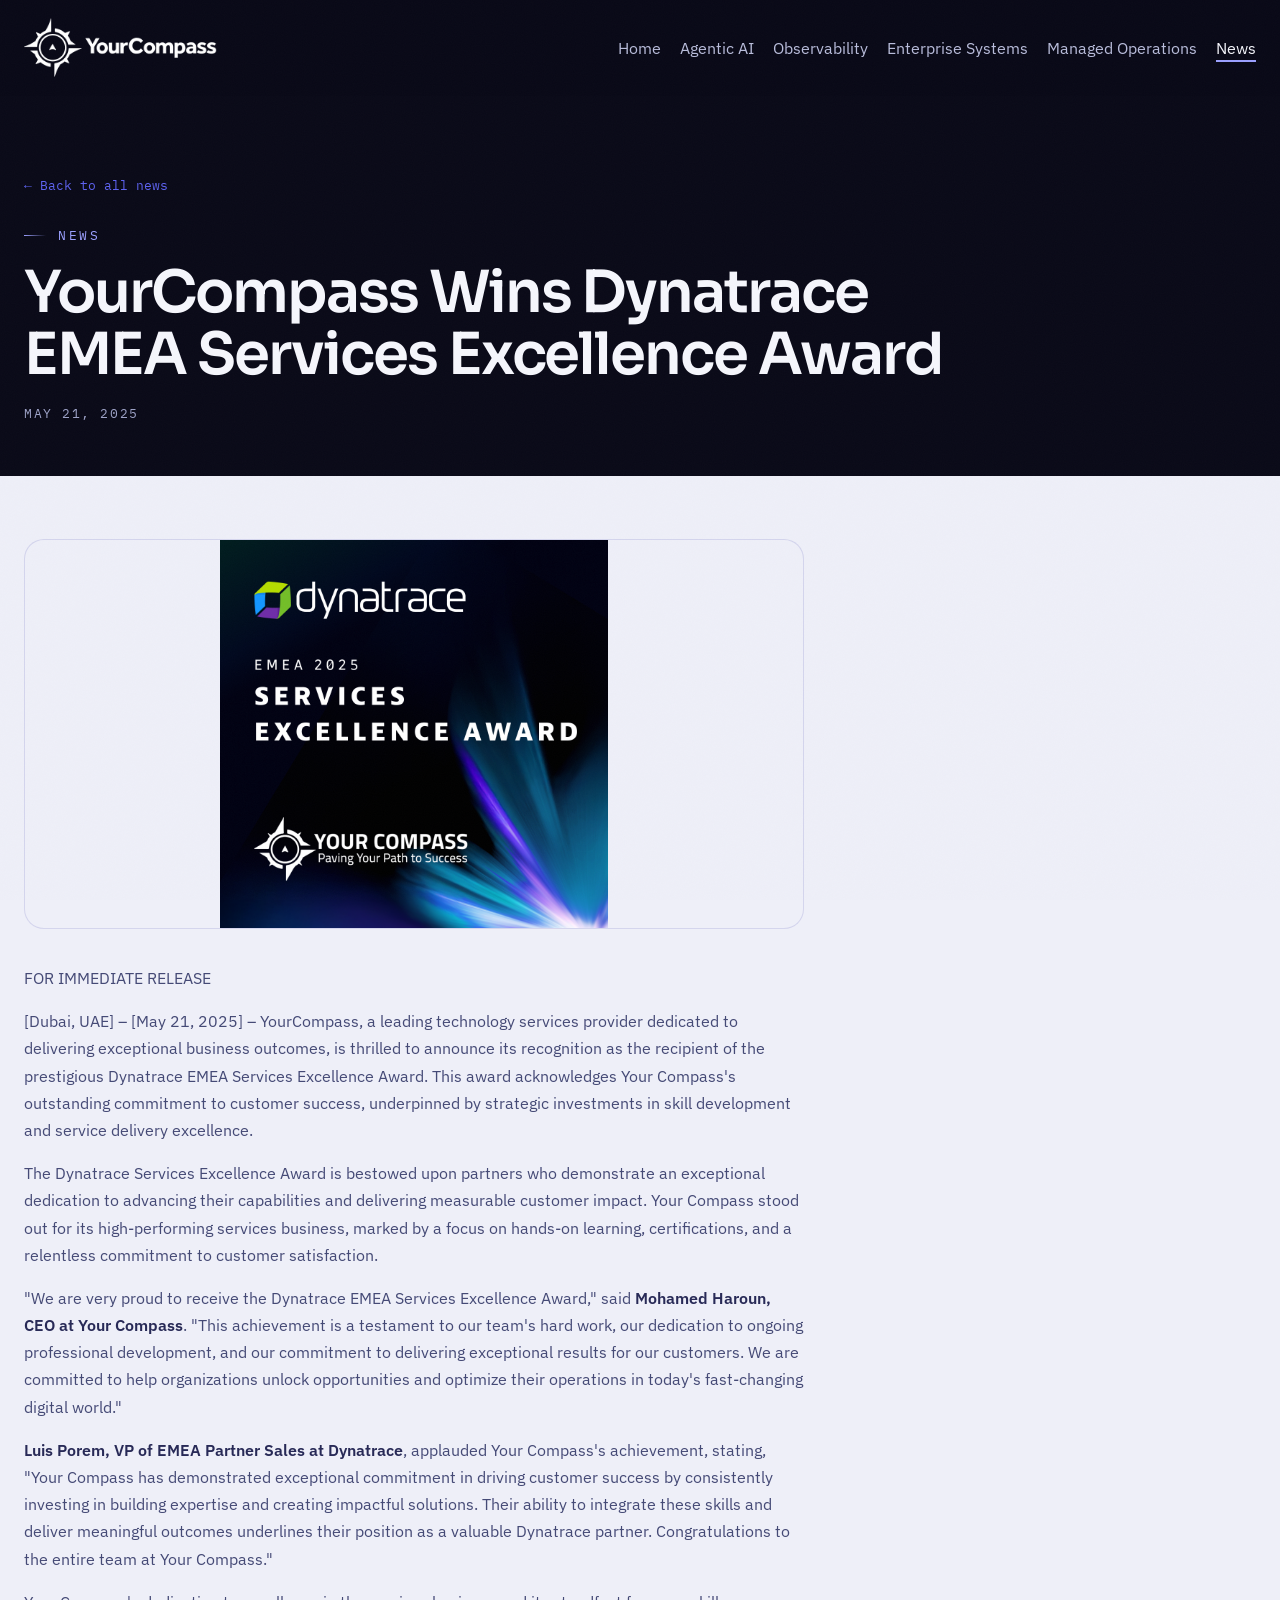
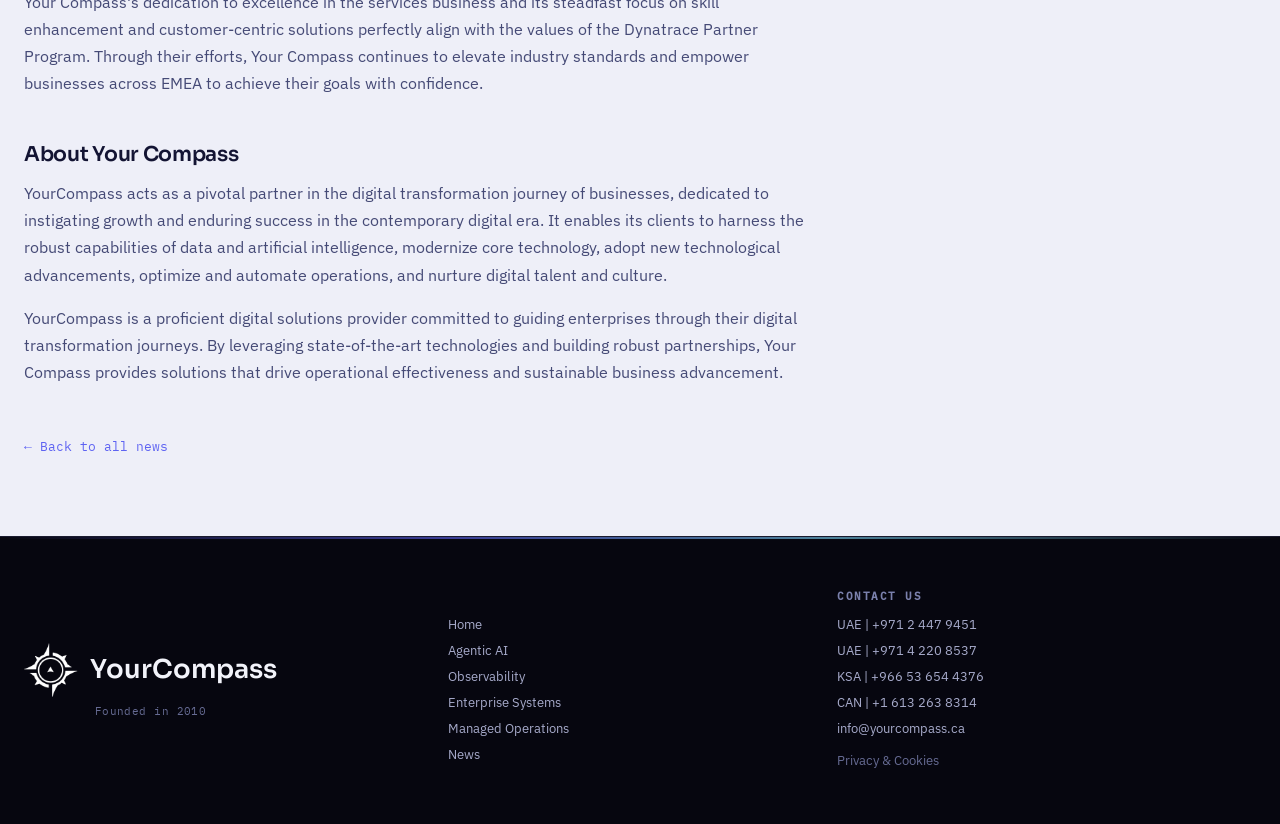
<file: news-emea-services-excellence-award.html>
<!DOCTYPE html>
<html lang="en">
<head>
<meta charset="UTF-8">
<meta name="viewport" content="width=device-width, initial-scale=1.0">
<title>YourCompass Wins Dynatrace EMEA Services Excellence Award, YourCompass</title>
<meta name="description" content="YourCompass is recognised as the recipient of the Dynatrace EMEA Services Excellence Award for outstanding commitment to customer success and service delivery excellence.">
<link rel="icon" type="image/png" href="assets/favicon-tab.png">
<link rel="stylesheet" href="css/fonts.css">
<link rel="stylesheet" href="assets/css/main.css">
<link rel="stylesheet" href="assets/news/news.css">
</head>
<body>
<div id="prog" aria-hidden="true"></div>

<div class="page">

    <header class="nav t-dark">
    <nav class="nav__inner">
      <a class="nav__brand" href="index.html">
        <img class="nav__logo" src="assets/logo.png" alt="YourCompass">
      </a>
      <div class="nav__spacer"></div>
      <div class="nav__links">
        <a class="nav__link" href="index.html">Home</a>
        <a class="nav__link" href="agentic-ai.html">Agentic AI</a>
        <a class="nav__link" href="observability.html">Observability</a>
        <a class="nav__link" href="enterprise-systems.html">Enterprise Systems</a>
        <a class="nav__link" href="managed-operations.html">Managed Operations</a>
        <a class="nav__link nav__link--on" href="news.html">News</a>
      </div>
      <button class="nav__burger" type="button" data-burger aria-expanded="false" aria-controls="mnav" aria-label="Menu">
        <svg data-burger-open width="26" height="26" viewBox="0 0 20 20" aria-hidden="true">
          <path d="M3 5.5 H17 M3 10 H17 M3 14.5 H17" stroke-width="1.7" stroke-linecap="round" fill="none"></path>
        </svg>
        <svg data-burger-close width="26" height="26" viewBox="0 0 20 20" aria-hidden="true" hidden>
          <path d="M5 5 L15 15 M15 5 L5 15" stroke-width="1.7" stroke-linecap="round" fill="none"></path>
        </svg>
      </button>
    </nav>
    <div class="nav__panel" id="mnav" data-mpanel hidden>
      <div class="nav__panel-inner">
        <a class="nav__panel-link" href="index.html"><span>Home</span><span>&rarr;</span></a>
        <a class="nav__panel-link" href="agentic-ai.html"><span>Agentic AI</span><span>&rarr;</span></a>
        <a class="nav__panel-link" href="observability.html"><span>Observability</span><span>&rarr;</span></a>
        <a class="nav__panel-link" href="enterprise-systems.html"><span>Enterprise Systems</span><span>&rarr;</span></a>
        <a class="nav__panel-link" href="managed-operations.html"><span>Managed Operations</span><span>&rarr;</span></a>
        <a class="nav__panel-link" href="news.html"><span>News</span><span>&rarr;</span></a>
      </div>
    </div>
  </header>

  <!-- ============ NW.1 HEADER ============ -->
  <section class="section t-dark news-hero" data-screen-label="NW.1 Header">
    <div class="wrap">
      <a class="article-back article-back--top" href="news.html" data-reveal>&larr; Back to all news</a>
      <div class="kicker" data-reveal data-d="60">News</div>
      <h1 class="hero__h1" data-reveal>YourCompass Wins Dynatrace EMEA Services Excellence Award</h1>
      <div class="article-meta" data-reveal data-d="120">May 21, 2025</div>
    </div>
  </section>

  <!-- ============ NW.2 ARTICLE ============ -->
  <section class="section t-light news-body" data-screen-label="NW.2 Article">
    <div class="wrap">
      <div class="article-prose">
        <figure><img src="assets/news/images/emea-services-excellence-award.png" alt="YourCompass Wins Dynatrace EMEA Services Excellence Award"></figure>

        <p>FOR IMMEDIATE RELEASE</p>
        <p>[Dubai, UAE] &ndash; [May 21, 2025] &ndash; YourCompass, a leading technology services provider dedicated to delivering exceptional business outcomes, is thrilled to announce its recognition as the recipient of the prestigious Dynatrace EMEA Services Excellence Award. This award acknowledges Your Compass's outstanding commitment to customer success, underpinned by strategic investments in skill development and service delivery excellence.</p>
        <p>The Dynatrace Services Excellence Award is bestowed upon partners who demonstrate an exceptional dedication to advancing their capabilities and delivering measurable customer impact. Your Compass stood out for its high-performing services business, marked by a focus on hands-on learning, certifications, and a relentless commitment to customer satisfaction.</p>
        <p>"We are very proud to receive the Dynatrace EMEA Services Excellence Award," said <strong>Mohamed Haroun, CEO at Your Compass</strong>. "This achievement is a testament to our team's hard work, our dedication to ongoing professional development, and our commitment to delivering exceptional results for our customers. We are committed to help organizations unlock opportunities and optimize their operations in today's fast-changing digital world."</p>
        <p><strong>Luis Porem, VP of EMEA Partner Sales at Dynatrace</strong>, applauded Your Compass's achievement, stating, "Your Compass has demonstrated exceptional commitment in driving customer success by consistently investing in building expertise and creating impactful solutions. Their ability to integrate these skills and deliver meaningful outcomes underlines their position as a valuable Dynatrace partner. Congratulations to the entire team at Your Compass."</p>
        <p>Your Compass's dedication to excellence in the services business and its steadfast focus on skill enhancement and customer-centric solutions perfectly align with the values of the Dynatrace Partner Program. Through their efforts, Your Compass continues to elevate industry standards and empower businesses across EMEA to achieve their goals with confidence.</p>
        <h2>About Your Compass</h2>
        <p>YourCompass acts as a pivotal partner in the digital transformation journey of businesses, dedicated to instigating growth and enduring success in the contemporary digital era. It enables its clients to harness the robust capabilities of data and artificial intelligence, modernize core technology, adopt new technological advancements, optimize and automate operations, and nurture digital talent and culture.</p>
        <p>YourCompass is a proficient digital solutions provider committed to guiding enterprises through their digital transformation journeys. By leveraging state-of-the-art technologies and building robust partnerships, Your Compass provides solutions that drive operational effectiveness and sustainable business advancement.</p>

        <a class="article-back" href="news.html">&larr; Back to all news</a>
      </div>
    </div>
  </section>

  <footer class="footer">
    <div class="footer__grid">
      <div class="footer__brand">
        <a href="index.html">
          <span class="footer__brand-row">
            <img class="footer__logo-mark" src="assets/favicon.png" alt="YourCompass">
            <span class="footer__brand-name">YourCompass</span>
          </span>
          <span class="footer__brand-founded">Founded in 2010</span>
        </a>
      </div>
      <div class="footer__col">
        <span class="footer__col-hd footer__col-hd--hidden">Navigation</span>
        <div class="footer__links">
          <a href="index.html">Home</a>
          <a href="agentic-ai.html">Agentic AI</a>
          <a href="observability.html">Observability</a>
          <a href="enterprise-systems.html">Enterprise Systems</a>
          <a href="managed-operations.html">Managed Operations</a>
          <a href="news.html">News</a>
        </div>
      </div>
      <div class="footer__col">
        <span class="footer__col-hd">Contact Us</span>
        <div class="footer__contact">
          <a href="tel:+97124479451">UAE | +971 2 447 9451</a>
          <a href="tel:+97142208537">UAE | +971 4 220 8537</a>
          <a href="tel:+966536544376">KSA | +966 53 654 4376</a>
          <a href="tel:+16132638314">CAN | +1 613 263 8314</a>
          <a href="mailto:info@yourcompass.ca">info@yourcompass.ca</a>
          <a href="privacy-cookies.html" class="footer__privacy">Privacy &amp; Cookies</a>
        </div>
      </div>
    </div>
  </footer>

</div>
<script src="assets/js/main.js"></script>
<script src="assets/js/app.js"></script>
</body>
</html>
</file>
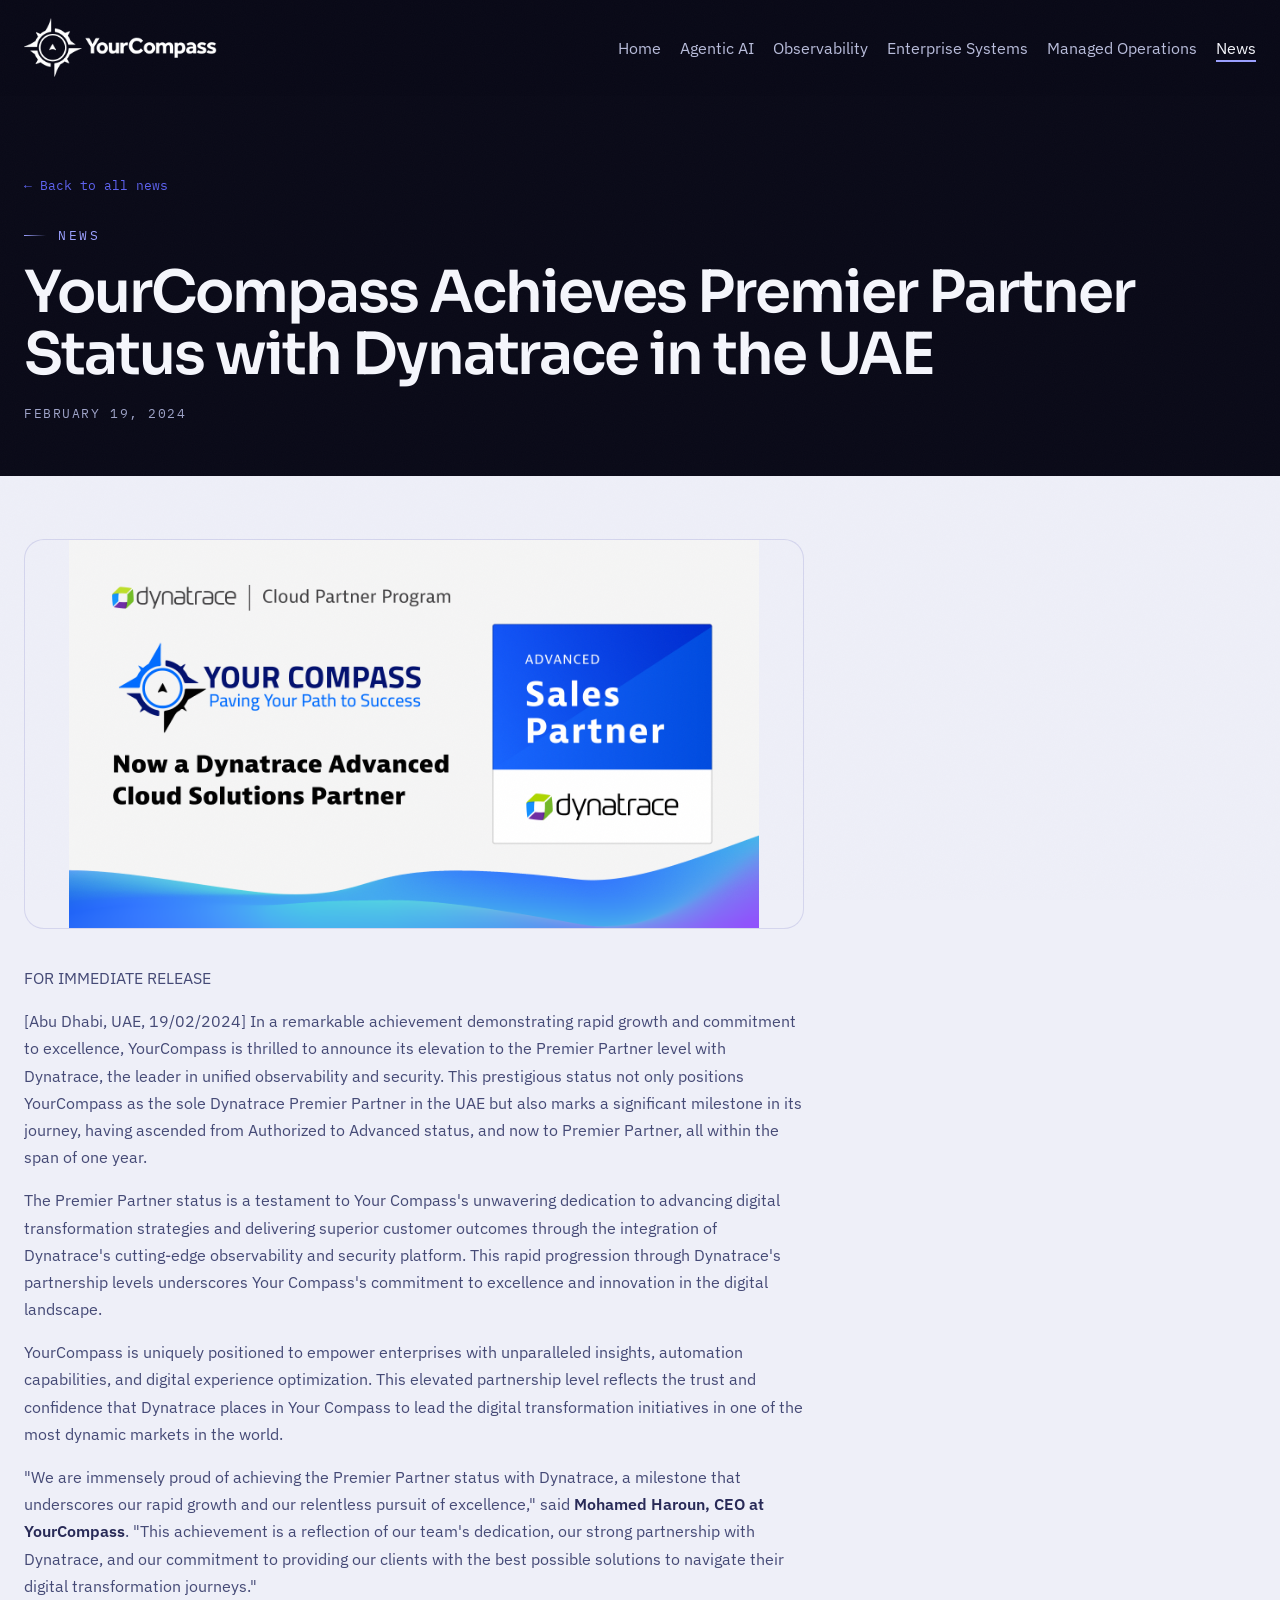
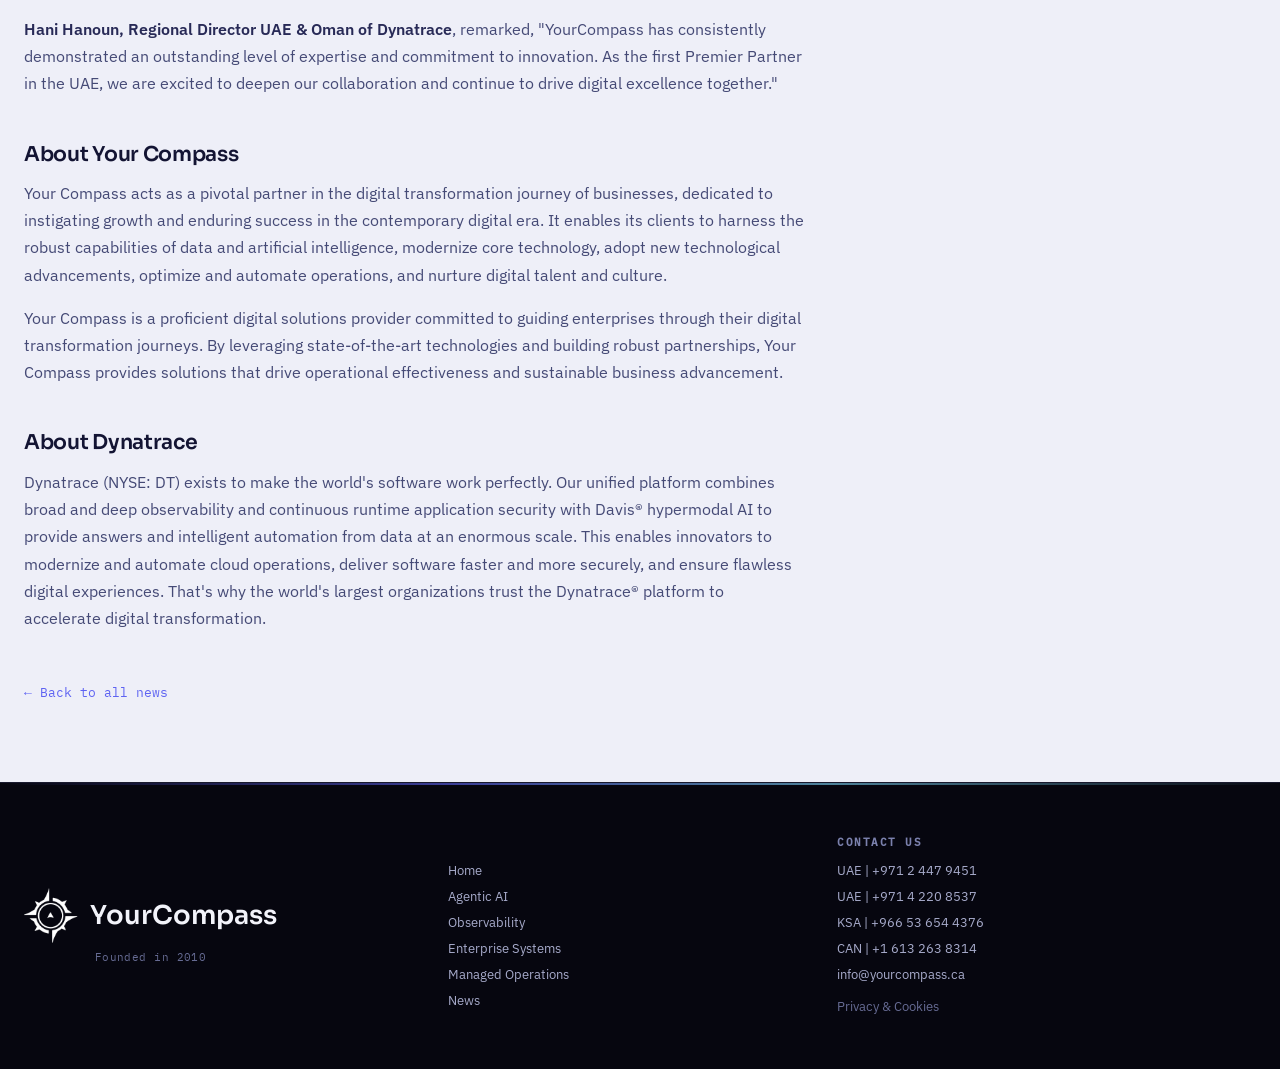
<file: news-premier-partner.html>
<!DOCTYPE html>
<html lang="en">
<head>
<meta charset="UTF-8">
<meta name="viewport" content="width=device-width, initial-scale=1.0">
<title>YourCompass Achieves Premier Partner Status with Dynatrace in the UAE, YourCompass</title>
<meta name="description" content="YourCompass is elevated to Premier Partner level with Dynatrace, becoming the sole Dynatrace Premier Partner in the UAE within one year of partnership.">
<link rel="icon" type="image/png" href="assets/favicon-tab.png">
<link rel="stylesheet" href="css/fonts.css">
<link rel="stylesheet" href="assets/css/main.css">
<link rel="stylesheet" href="assets/news/news.css">
</head>
<body>
<div id="prog" aria-hidden="true"></div>

<div class="page">

    <header class="nav t-dark">
    <nav class="nav__inner">
      <a class="nav__brand" href="index.html">
        <img class="nav__logo" src="assets/logo.png" alt="YourCompass">
      </a>
      <div class="nav__spacer"></div>
      <div class="nav__links">
        <a class="nav__link" href="index.html">Home</a>
        <a class="nav__link" href="agentic-ai.html">Agentic AI</a>
        <a class="nav__link" href="observability.html">Observability</a>
        <a class="nav__link" href="enterprise-systems.html">Enterprise Systems</a>
        <a class="nav__link" href="managed-operations.html">Managed Operations</a>
        <a class="nav__link nav__link--on" href="news.html">News</a>
      </div>
      <button class="nav__burger" type="button" data-burger aria-expanded="false" aria-controls="mnav" aria-label="Menu">
        <svg data-burger-open width="26" height="26" viewBox="0 0 20 20" aria-hidden="true">
          <path d="M3 5.5 H17 M3 10 H17 M3 14.5 H17" stroke-width="1.7" stroke-linecap="round" fill="none"></path>
        </svg>
        <svg data-burger-close width="26" height="26" viewBox="0 0 20 20" aria-hidden="true" hidden>
          <path d="M5 5 L15 15 M15 5 L5 15" stroke-width="1.7" stroke-linecap="round" fill="none"></path>
        </svg>
      </button>
    </nav>
    <div class="nav__panel" id="mnav" data-mpanel hidden>
      <div class="nav__panel-inner">
        <a class="nav__panel-link" href="index.html"><span>Home</span><span>&rarr;</span></a>
        <a class="nav__panel-link" href="agentic-ai.html"><span>Agentic AI</span><span>&rarr;</span></a>
        <a class="nav__panel-link" href="observability.html"><span>Observability</span><span>&rarr;</span></a>
        <a class="nav__panel-link" href="enterprise-systems.html"><span>Enterprise Systems</span><span>&rarr;</span></a>
        <a class="nav__panel-link" href="managed-operations.html"><span>Managed Operations</span><span>&rarr;</span></a>
        <a class="nav__panel-link" href="news.html"><span>News</span><span>&rarr;</span></a>
      </div>
    </div>
  </header>

  <!-- ============ NW.1 HEADER ============ -->
  <section class="section t-dark news-hero" data-screen-label="NW.1 Header">
    <div class="wrap">
      <a class="article-back article-back--top" href="news.html" data-reveal>&larr; Back to all news</a>
      <div class="kicker" data-reveal data-d="60">News</div>
      <h1 class="hero__h1" data-reveal>YourCompass Achieves Premier Partner Status with Dynatrace in the UAE</h1>
      <div class="article-meta" data-reveal data-d="120">February 19, 2024</div>
    </div>
  </section>

  <!-- ============ NW.2 ARTICLE ============ -->
  <section class="section t-light news-body" data-screen-label="NW.2 Article">
    <div class="wrap">
      <div class="article-prose">
        <figure><img src="assets/news/images/premier-partner.png" alt="YourCompass Achieves Premier Partner Status with Dynatrace in the UAE"></figure>

        <p>FOR IMMEDIATE RELEASE</p>
        <p>[Abu Dhabi, UAE, 19/02/2024] In a remarkable achievement demonstrating rapid growth and commitment to excellence, YourCompass is thrilled to announce its elevation to the Premier Partner level with Dynatrace, the leader in unified observability and security. This prestigious status not only positions YourCompass as the sole Dynatrace Premier Partner in the UAE but also marks a significant milestone in its journey, having ascended from Authorized to Advanced status, and now to Premier Partner, all within the span of one year.</p>
        <p>The Premier Partner status is a testament to Your Compass's unwavering dedication to advancing digital transformation strategies and delivering superior customer outcomes through the integration of Dynatrace's cutting-edge observability and security platform. This rapid progression through Dynatrace's partnership levels underscores Your Compass's commitment to excellence and innovation in the digital landscape.</p>
        <p>YourCompass is uniquely positioned to empower enterprises with unparalleled insights, automation capabilities, and digital experience optimization. This elevated partnership level reflects the trust and confidence that Dynatrace places in Your Compass to lead the digital transformation initiatives in one of the most dynamic markets in the world.</p>
        <p>"We are immensely proud of achieving the Premier Partner status with Dynatrace, a milestone that underscores our rapid growth and our relentless pursuit of excellence," said <strong>Mohamed Haroun, CEO at YourCompass</strong>. "This achievement is a reflection of our team's dedication, our strong partnership with Dynatrace, and our commitment to providing our clients with the best possible solutions to navigate their digital transformation journeys."</p>
        <p><strong>Hani Hanoun, Regional Director UAE &amp; Oman of Dynatrace</strong>, remarked, "YourCompass has consistently demonstrated an outstanding level of expertise and commitment to innovation. As the first Premier Partner in the UAE, we are excited to deepen our collaboration and continue to drive digital excellence together."</p>
        <h2>About Your Compass</h2>
        <p>Your Compass acts as a pivotal partner in the digital transformation journey of businesses, dedicated to instigating growth and enduring success in the contemporary digital era. It enables its clients to harness the robust capabilities of data and artificial intelligence, modernize core technology, adopt new technological advancements, optimize and automate operations, and nurture digital talent and culture.</p>
        <p>Your Compass is a proficient digital solutions provider committed to guiding enterprises through their digital transformation journeys. By leveraging state-of-the-art technologies and building robust partnerships, Your Compass provides solutions that drive operational effectiveness and sustainable business advancement.</p>
        <h2>About Dynatrace</h2>
        <p>Dynatrace (NYSE: DT) exists to make the world's software work perfectly. Our unified platform combines broad and deep observability and continuous runtime application security with Davis&reg; hypermodal AI to provide answers and intelligent automation from data at an enormous scale. This enables innovators to modernize and automate cloud operations, deliver software faster and more securely, and ensure flawless digital experiences. That's why the world's largest organizations trust the Dynatrace&reg; platform to accelerate digital transformation.</p>

        <a class="article-back" href="news.html">&larr; Back to all news</a>
      </div>
    </div>
  </section>

  <footer class="footer">
    <div class="footer__grid">
      <div class="footer__brand">
        <a href="index.html">
          <span class="footer__brand-row">
            <img class="footer__logo-mark" src="assets/favicon.png" alt="YourCompass">
            <span class="footer__brand-name">YourCompass</span>
          </span>
          <span class="footer__brand-founded">Founded in 2010</span>
        </a>
      </div>
      <div class="footer__col">
        <span class="footer__col-hd footer__col-hd--hidden">Navigation</span>
        <div class="footer__links">
          <a href="index.html">Home</a>
          <a href="agentic-ai.html">Agentic AI</a>
          <a href="observability.html">Observability</a>
          <a href="enterprise-systems.html">Enterprise Systems</a>
          <a href="managed-operations.html">Managed Operations</a>
          <a href="news.html">News</a>
        </div>
      </div>
      <div class="footer__col">
        <span class="footer__col-hd">Contact Us</span>
        <div class="footer__contact">
          <a href="tel:+97124479451">UAE | +971 2 447 9451</a>
          <a href="tel:+97142208537">UAE | +971 4 220 8537</a>
          <a href="tel:+966536544376">KSA | +966 53 654 4376</a>
          <a href="tel:+16132638314">CAN | +1 613 263 8314</a>
          <a href="mailto:info@yourcompass.ca">info@yourcompass.ca</a>
          <a href="privacy-cookies.html" class="footer__privacy">Privacy &amp; Cookies</a>
        </div>
      </div>
    </div>
  </footer>

</div>
<script src="assets/js/main.js"></script>
<script src="assets/js/app.js"></script>
</body>
</html>
</file>
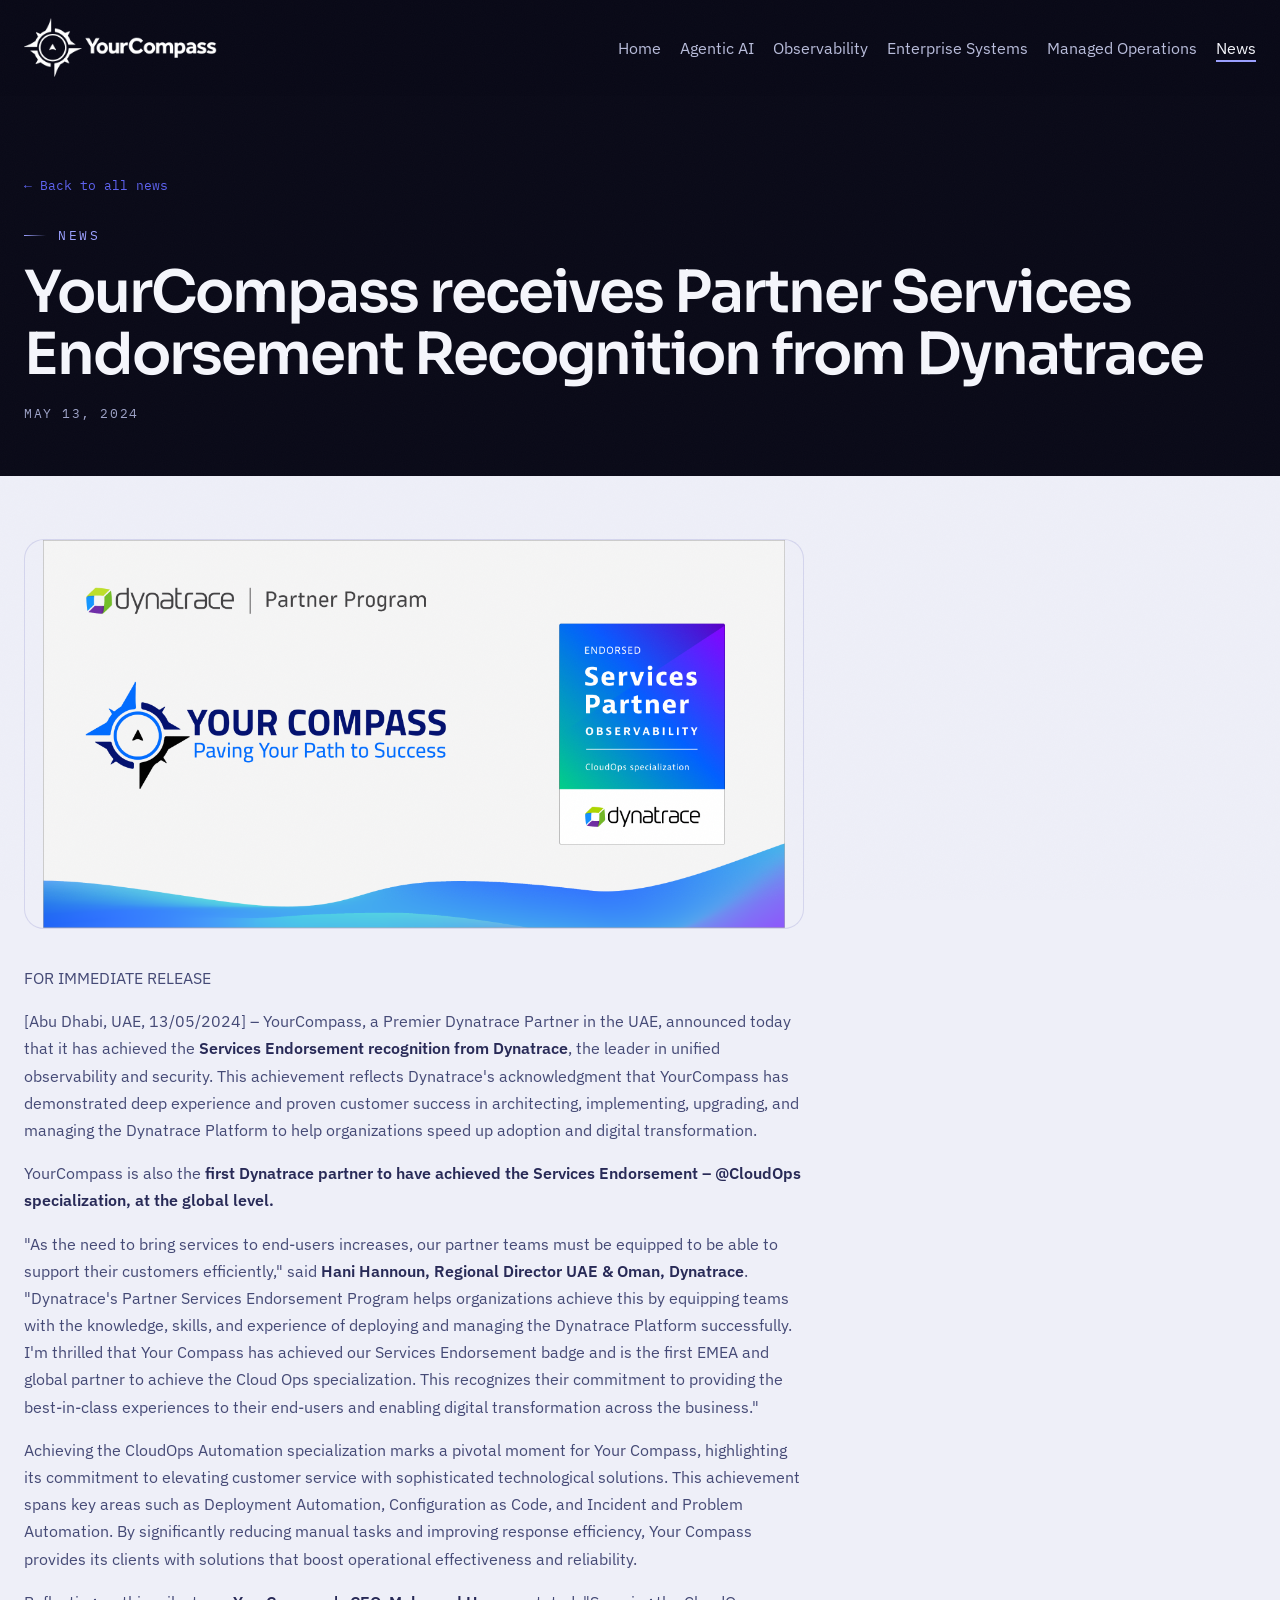
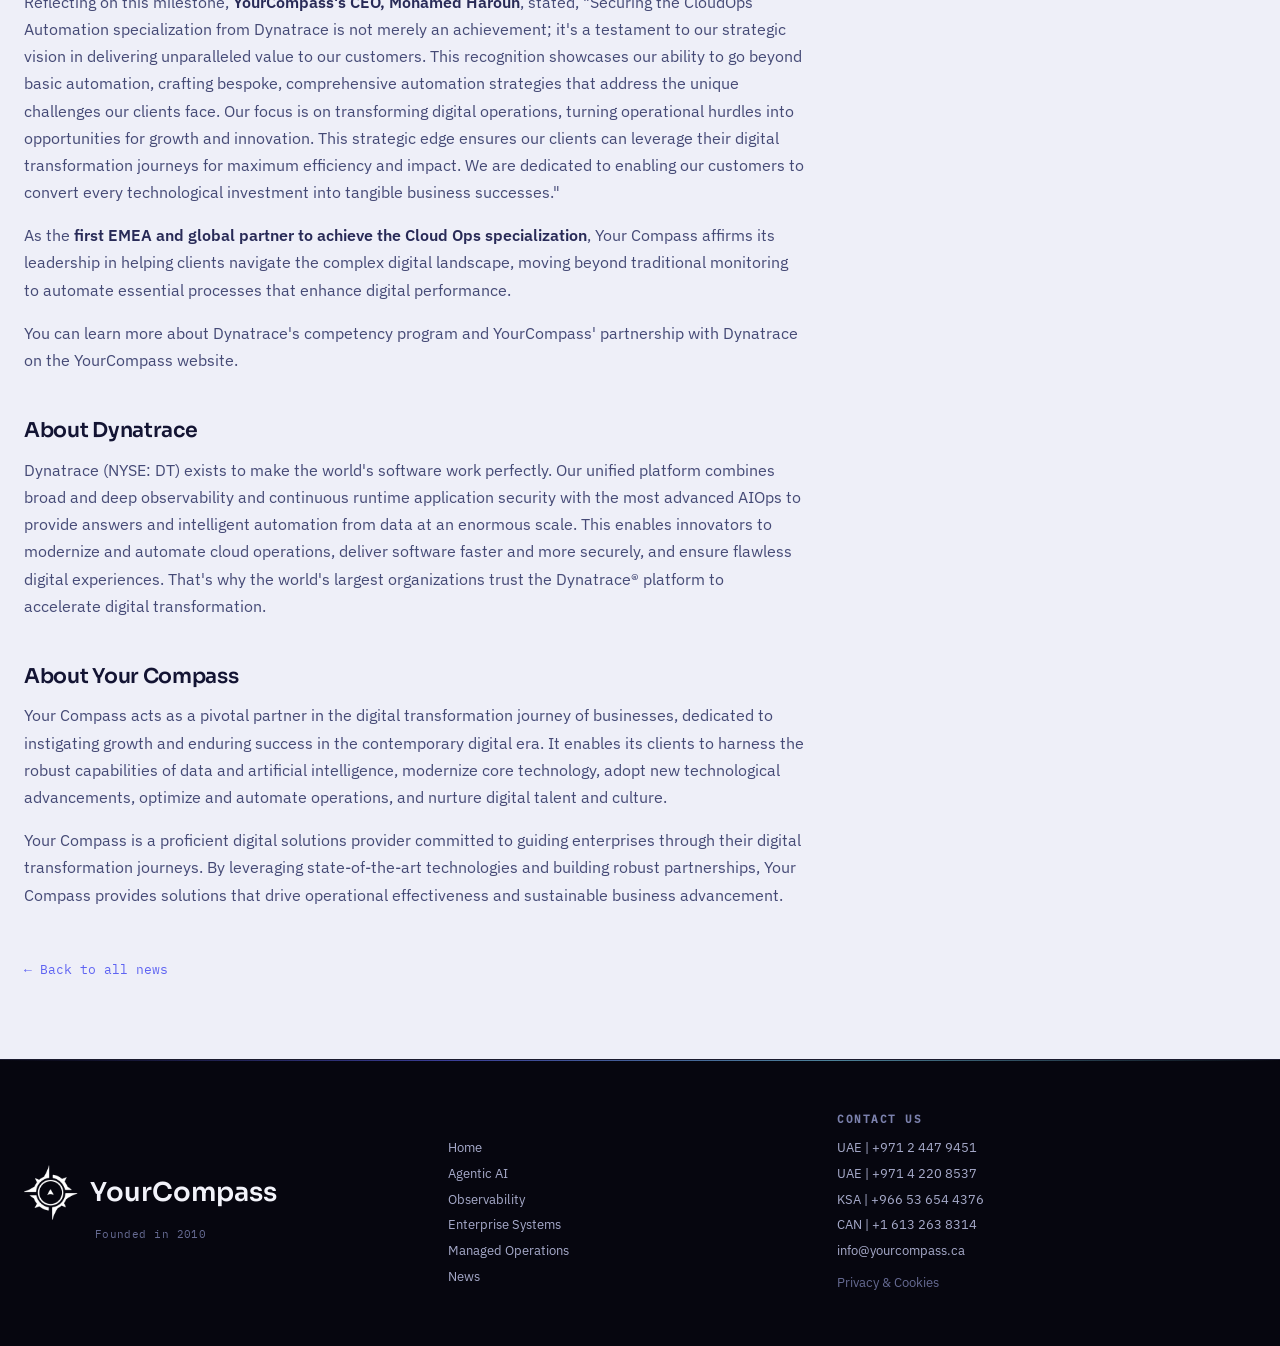
<file: news-services-endorsement.html>
<!DOCTYPE html>
<html lang="en">
<head>
<meta charset="UTF-8">
<meta name="viewport" content="width=device-width, initial-scale=1.0">
<title>YourCompass receives Partner Services Endorsement Recognition from Dynatrace, YourCompass</title>
<meta name="description" content="YourCompass achieves the Services Endorsement recognition from Dynatrace and is the first Dynatrace partner globally to achieve the CloudOps specialization.">
<link rel="icon" type="image/png" href="assets/favicon-tab.png">
<link rel="stylesheet" href="css/fonts.css">
<link rel="stylesheet" href="assets/css/main.css">
<link rel="stylesheet" href="assets/news/news.css">
</head>
<body>
<div id="prog" aria-hidden="true"></div>

<div class="page">

    <header class="nav t-dark">
    <nav class="nav__inner">
      <a class="nav__brand" href="index.html">
        <img class="nav__logo" src="assets/logo.png" alt="YourCompass">
      </a>
      <div class="nav__spacer"></div>
      <div class="nav__links">
        <a class="nav__link" href="index.html">Home</a>
        <a class="nav__link" href="agentic-ai.html">Agentic AI</a>
        <a class="nav__link" href="observability.html">Observability</a>
        <a class="nav__link" href="enterprise-systems.html">Enterprise Systems</a>
        <a class="nav__link" href="managed-operations.html">Managed Operations</a>
        <a class="nav__link nav__link--on" href="news.html">News</a>
      </div>
      <button class="nav__burger" type="button" data-burger aria-expanded="false" aria-controls="mnav" aria-label="Menu">
        <svg data-burger-open width="26" height="26" viewBox="0 0 20 20" aria-hidden="true">
          <path d="M3 5.5 H17 M3 10 H17 M3 14.5 H17" stroke-width="1.7" stroke-linecap="round" fill="none"></path>
        </svg>
        <svg data-burger-close width="26" height="26" viewBox="0 0 20 20" aria-hidden="true" hidden>
          <path d="M5 5 L15 15 M15 5 L5 15" stroke-width="1.7" stroke-linecap="round" fill="none"></path>
        </svg>
      </button>
    </nav>
    <div class="nav__panel" id="mnav" data-mpanel hidden>
      <div class="nav__panel-inner">
        <a class="nav__panel-link" href="index.html"><span>Home</span><span>&rarr;</span></a>
        <a class="nav__panel-link" href="agentic-ai.html"><span>Agentic AI</span><span>&rarr;</span></a>
        <a class="nav__panel-link" href="observability.html"><span>Observability</span><span>&rarr;</span></a>
        <a class="nav__panel-link" href="enterprise-systems.html"><span>Enterprise Systems</span><span>&rarr;</span></a>
        <a class="nav__panel-link" href="managed-operations.html"><span>Managed Operations</span><span>&rarr;</span></a>
        <a class="nav__panel-link" href="news.html"><span>News</span><span>&rarr;</span></a>
      </div>
    </div>
  </header>

  <!-- ============ NW.1 HEADER ============ -->
  <section class="section t-dark news-hero" data-screen-label="NW.1 Header">
    <div class="wrap">
      <a class="article-back article-back--top" href="news.html" data-reveal>&larr; Back to all news</a>
      <div class="kicker" data-reveal data-d="60">News</div>
      <h1 class="hero__h1" data-reveal>YourCompass receives Partner Services Endorsement Recognition from Dynatrace</h1>
      <div class="article-meta" data-reveal data-d="120">May 13, 2024</div>
    </div>
  </section>

  <!-- ============ NW.2 ARTICLE ============ -->
  <section class="section t-light news-body" data-screen-label="NW.2 Article">
    <div class="wrap">
      <div class="article-prose">
        <figure><img src="assets/news/images/services-endorsement.png" alt="YourCompass receives Partner Services Endorsement Recognition from Dynatrace"></figure>

        <p>FOR IMMEDIATE RELEASE</p>
        <p>[Abu Dhabi, UAE, 13/05/2024] &ndash; YourCompass, a Premier Dynatrace Partner in the UAE, announced today that it has achieved the <strong>Services Endorsement recognition from Dynatrace</strong>, the leader in unified observability and security. This achievement reflects Dynatrace's acknowledgment that YourCompass has demonstrated deep experience and proven customer success in architecting, implementing, upgrading, and managing the Dynatrace Platform to help organizations speed up adoption and digital transformation.</p>
        <p>YourCompass is also the <strong>first Dynatrace partner to have achieved the Services Endorsement &ndash; @CloudOps specialization, at the global level.</strong></p>
        <p>"As the need to bring services to end-users increases, our partner teams must be equipped to be able to support their customers efficiently," said <strong>Hani Hannoun, Regional Director UAE &amp; Oman, Dynatrace</strong>. "Dynatrace's Partner Services Endorsement Program helps organizations achieve this by equipping teams with the knowledge, skills, and experience of deploying and managing the Dynatrace Platform successfully. I'm thrilled that Your Compass has achieved our Services Endorsement badge and is the first EMEA and global partner to achieve the Cloud Ops specialization. This recognizes their commitment to providing the best-in-class experiences to their end-users and enabling digital transformation across the business."</p>
        <p>Achieving the CloudOps Automation specialization marks a pivotal moment for Your Compass, highlighting its commitment to elevating customer service with sophisticated technological solutions. This achievement spans key areas such as Deployment Automation, Configuration as Code, and Incident and Problem Automation. By significantly reducing manual tasks and improving response efficiency, Your Compass provides its clients with solutions that boost operational effectiveness and reliability.</p>
        <p>Reflecting on this milestone, <strong>YourCompass's CEO, Mohamed Haroun</strong>, stated, "Securing the CloudOps Automation specialization from Dynatrace is not merely an achievement; it's a testament to our strategic vision in delivering unparalleled value to our customers. This recognition showcases our ability to go beyond basic automation, crafting bespoke, comprehensive automation strategies that address the unique challenges our clients face. Our focus is on transforming digital operations, turning operational hurdles into opportunities for growth and innovation. This strategic edge ensures our clients can leverage their digital transformation journeys for maximum efficiency and impact. We are dedicated to enabling our customers to convert every technological investment into tangible business successes."</p>
        <p>As the <strong>first EMEA and global partner to achieve the Cloud Ops specialization</strong>, Your Compass affirms its leadership in helping clients navigate the complex digital landscape, moving beyond traditional monitoring to automate essential processes that enhance digital performance.</p>
        <p>You can learn more about Dynatrace's competency program and YourCompass' partnership with Dynatrace on the YourCompass website.</p>
        <h2>About Dynatrace</h2>
        <p>Dynatrace (NYSE: DT) exists to make the world's software work perfectly. Our unified platform combines broad and deep observability and continuous runtime application security with the most advanced AIOps to provide answers and intelligent automation from data at an enormous scale. This enables innovators to modernize and automate cloud operations, deliver software faster and more securely, and ensure flawless digital experiences. That's why the world's largest organizations trust the Dynatrace&reg; platform to accelerate digital transformation.</p>
        <h2>About Your Compass</h2>
        <p>Your Compass acts as a pivotal partner in the digital transformation journey of businesses, dedicated to instigating growth and enduring success in the contemporary digital era. It enables its clients to harness the robust capabilities of data and artificial intelligence, modernize core technology, adopt new technological advancements, optimize and automate operations, and nurture digital talent and culture.</p>
        <p>Your Compass is a proficient digital solutions provider committed to guiding enterprises through their digital transformation journeys. By leveraging state-of-the-art technologies and building robust partnerships, Your Compass provides solutions that drive operational effectiveness and sustainable business advancement.</p>

        <a class="article-back" href="news.html">&larr; Back to all news</a>
      </div>
    </div>
  </section>

  <footer class="footer">
    <div class="footer__grid">
      <div class="footer__brand">
        <a href="index.html">
          <span class="footer__brand-row">
            <img class="footer__logo-mark" src="assets/favicon.png" alt="YourCompass">
            <span class="footer__brand-name">YourCompass</span>
          </span>
          <span class="footer__brand-founded">Founded in 2010</span>
        </a>
      </div>
      <div class="footer__col">
        <span class="footer__col-hd footer__col-hd--hidden">Navigation</span>
        <div class="footer__links">
          <a href="index.html">Home</a>
          <a href="agentic-ai.html">Agentic AI</a>
          <a href="observability.html">Observability</a>
          <a href="enterprise-systems.html">Enterprise Systems</a>
          <a href="managed-operations.html">Managed Operations</a>
          <a href="news.html">News</a>
        </div>
      </div>
      <div class="footer__col">
        <span class="footer__col-hd">Contact Us</span>
        <div class="footer__contact">
          <a href="tel:+97124479451">UAE | +971 2 447 9451</a>
          <a href="tel:+97142208537">UAE | +971 4 220 8537</a>
          <a href="tel:+966536544376">KSA | +966 53 654 4376</a>
          <a href="tel:+16132638314">CAN | +1 613 263 8314</a>
          <a href="mailto:info@yourcompass.ca">info@yourcompass.ca</a>
          <a href="privacy-cookies.html" class="footer__privacy">Privacy &amp; Cookies</a>
        </div>
      </div>
    </div>
  </footer>

</div>
<script src="assets/js/main.js"></script>
<script src="assets/js/app.js"></script>
</body>
</html>
</file>
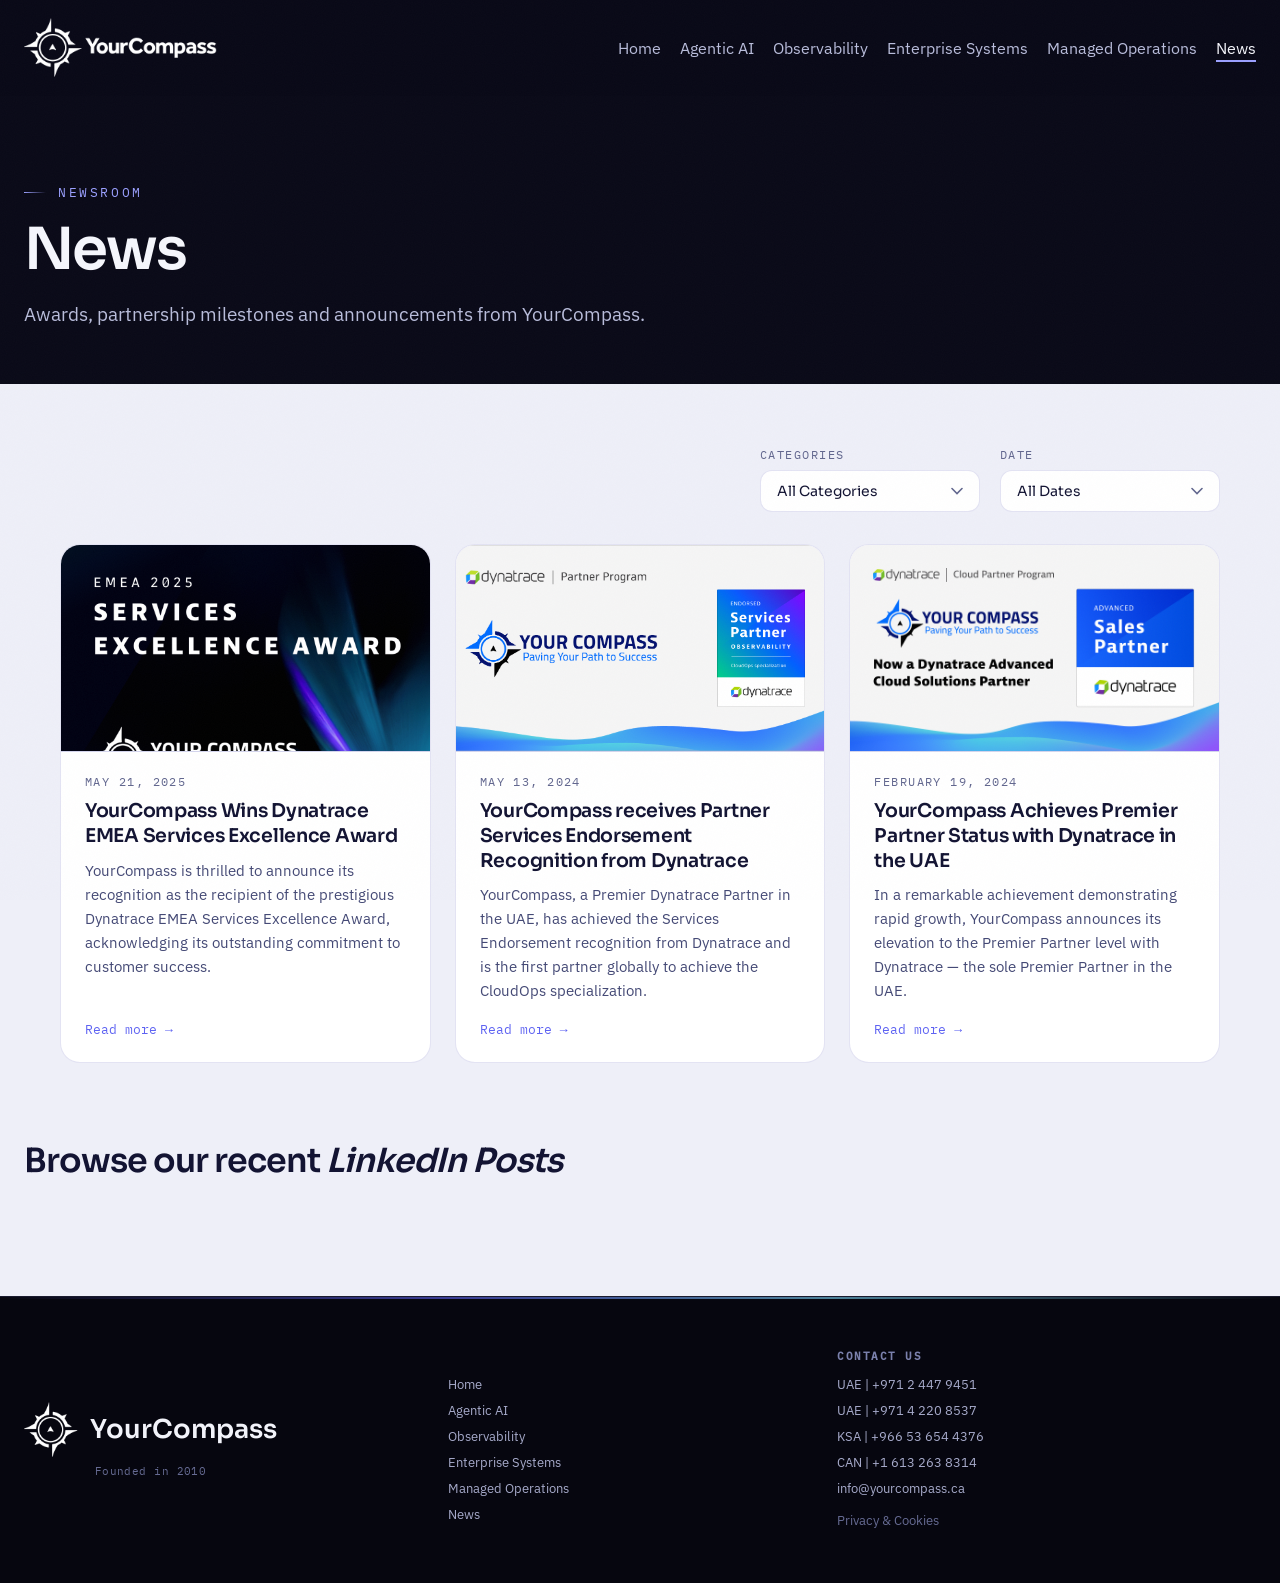
<file: news.html>
<!DOCTYPE html>
<html lang="en">
<head>
<meta charset="UTF-8">
<meta name="viewport" content="width=device-width, initial-scale=1.0">
<title>News, YourCompass</title>
<meta name="description" content="News and announcements from YourCompass: awards, partnership milestones, and recognitions.">
<link rel="icon" type="image/png" href="assets/favicon-tab.png">
<link rel="stylesheet" href="css/fonts.css">
<link rel="stylesheet" href="assets/css/main.css">
<link rel="stylesheet" href="assets/news/news.css">
</head>
<body>
<div id="prog" aria-hidden="true"></div>

<div class="page">

    <header class="nav t-dark">
    <nav class="nav__inner">
      <a class="nav__brand" href="index.html">
        <img class="nav__logo" src="assets/logo.png" alt="YourCompass">
      </a>
      <div class="nav__spacer"></div>
      <div class="nav__links">
        <a class="nav__link" href="index.html">Home</a>
        <a class="nav__link" href="agentic-ai.html">Agentic AI</a>
        <a class="nav__link" href="observability.html">Observability</a>
        <a class="nav__link" href="enterprise-systems.html">Enterprise Systems</a>
        <a class="nav__link" href="managed-operations.html">Managed Operations</a>
        <a class="nav__link nav__link--on" href="news.html">News</a>
      </div>
      <button class="nav__burger" type="button" data-burger aria-expanded="false" aria-controls="mnav" aria-label="Menu">
        <svg data-burger-open width="26" height="26" viewBox="0 0 20 20" aria-hidden="true">
          <path d="M3 5.5 H17 M3 10 H17 M3 14.5 H17" stroke-width="1.7" stroke-linecap="round" fill="none"></path>
        </svg>
        <svg data-burger-close width="26" height="26" viewBox="0 0 20 20" aria-hidden="true" hidden>
          <path d="M5 5 L15 15 M15 5 L5 15" stroke-width="1.7" stroke-linecap="round" fill="none"></path>
        </svg>
      </button>
    </nav>
    <div class="nav__panel" id="mnav" data-mpanel hidden>
      <div class="nav__panel-inner">
        <a class="nav__panel-link" href="index.html"><span>Home</span><span>&rarr;</span></a>
        <a class="nav__panel-link" href="agentic-ai.html"><span>Agentic AI</span><span>&rarr;</span></a>
        <a class="nav__panel-link" href="observability.html"><span>Observability</span><span>&rarr;</span></a>
        <a class="nav__panel-link" href="enterprise-systems.html"><span>Enterprise Systems</span><span>&rarr;</span></a>
        <a class="nav__panel-link" href="managed-operations.html"><span>Managed Operations</span><span>&rarr;</span></a>
        <a class="nav__panel-link" href="news.html"><span>News</span><span>&rarr;</span></a>
      </div>
    </div>
  </header>

  <!-- ============ NW.1 HEADER ============ -->
  <section class="section t-dark news-hero" data-screen-label="NW.1 Header">
    <div class="wrap">
      <div class="kicker" data-reveal>Newsroom</div>
      <h1 class="hero__h1" data-reveal>News</h1>
      <p class="hero__sub" data-reveal data-d="120">Awards, partnership milestones and announcements from YourCompass.</p>
    </div>
  </section>

  <!-- ============ NW.2 ARTICLES ============ -->
  <section class="section t-light news-body" data-screen-label="NW.2 Articles">
    <div class="wrap">
      <div class="news-filters" data-reveal>
        <label class="news-filter">
          <span class="news-filter__label">Categories</span>
          <select class="news-filter__select" data-filter-category>
            <option value="">All Categories</option>
            <option value="press-release">Press Release</option>
          </select>
        </label>
        <label class="news-filter">
          <span class="news-filter__label">Date</span>
          <select class="news-filter__select" data-filter-date>
            <option value="">All Dates</option>
            <option value="2025-05-21">May 21, 2025</option>
            <option value="2024-05-13">May 13, 2024</option>
            <option value="2024-02-19">February 19, 2024</option>
          </select>
        </label>
      </div>
      <div class="news-grid">
      <a class="news-card" href="news-emea-services-excellence-award.html" data-category="press-release" data-date="2025-05-21" data-reveal>
        <div class="news-card__media"><img src="assets/news/images/emea-services-excellence-award.png" alt="" loading="lazy"></div>
        <div class="news-card__body">
          <div class="news-card__date">May 21, 2025</div>
          <h2 class="news-card__title">YourCompass Wins Dynatrace EMEA Services Excellence Award</h2>
          <p class="news-card__excerpt">YourCompass is thrilled to announce its recognition as the recipient of the prestigious Dynatrace EMEA Services Excellence Award, acknowledging its outstanding commitment to customer success.</p>
          <span class="news-card__more">Read more &rarr;</span>
        </div>
      </a>

      <a class="news-card" href="news-services-endorsement.html" data-category="press-release" data-date="2024-05-13" data-reveal data-d="90">
        <div class="news-card__media"><img src="assets/news/images/services-endorsement.png" alt="" loading="lazy"></div>
        <div class="news-card__body">
          <div class="news-card__date">May 13, 2024</div>
          <h2 class="news-card__title">YourCompass receives Partner Services Endorsement Recognition from Dynatrace</h2>
          <p class="news-card__excerpt">YourCompass, a Premier Dynatrace Partner in the UAE, has achieved the Services Endorsement recognition from Dynatrace and is the first partner globally to achieve the CloudOps specialization.</p>
          <span class="news-card__more">Read more &rarr;</span>
        </div>
      </a>

      <a class="news-card" href="news-premier-partner.html" data-category="press-release" data-date="2024-02-19" data-reveal data-d="180">
        <div class="news-card__media"><img src="assets/news/images/premier-partner.png" alt="" loading="lazy"></div>
        <div class="news-card__body">
          <div class="news-card__date">February 19, 2024</div>
          <h2 class="news-card__title">YourCompass Achieves Premier Partner Status with Dynatrace in the UAE</h2>
          <p class="news-card__excerpt">In a remarkable achievement demonstrating rapid growth, YourCompass announces its elevation to the Premier Partner level with Dynatrace — the sole Premier Partner in the UAE.</p>
          <span class="news-card__more">Read more &rarr;</span>
        </div>
      </a>
      </div>
    </div>
  </section>

  <!-- ============ NW.3 LINKEDIN FEED ============ -->
  <section class="section t-light news-linkedin" data-screen-label="NW.3 LinkedIn">
    <div class="wrap">
      <h2 class="h2" data-reveal>Browse our recent <em>LinkedIn Posts</em></h2>
      <!-- Elfsight LinkedIn Feed — same widget as yourcompass.ca/news -->
      <script src="https://elfsightcdn.com/platform.js" async></script>
      <div class="elfsight-app-66fb3d35-fc27-4ab7-a409-f061524b3f1c" data-elfsight-app-lazy></div>
    </div>
  </section>

  <footer class="footer">
    <div class="footer__grid">
      <div class="footer__brand">
        <a href="index.html">
          <span class="footer__brand-row">
            <img class="footer__logo-mark" src="assets/favicon.png" alt="YourCompass">
            <span class="footer__brand-name">YourCompass</span>
          </span>
          <span class="footer__brand-founded">Founded in 2010</span>
        </a>
      </div>
      <div class="footer__col">
        <span class="footer__col-hd footer__col-hd--hidden">Navigation</span>
        <div class="footer__links">
          <a href="index.html">Home</a>
          <a href="agentic-ai.html">Agentic AI</a>
          <a href="observability.html">Observability</a>
          <a href="enterprise-systems.html">Enterprise Systems</a>
          <a href="managed-operations.html">Managed Operations</a>
          <a href="news.html">News</a>
        </div>
      </div>
      <div class="footer__col">
        <span class="footer__col-hd">Contact Us</span>
        <div class="footer__contact">
          <a href="tel:+97124479451">UAE | +971 2 447 9451</a>
          <a href="tel:+97142208537">UAE | +971 4 220 8537</a>
          <a href="tel:+966536544376">KSA | +966 53 654 4376</a>
          <a href="tel:+16132638314">CAN | +1 613 263 8314</a>
          <a href="mailto:info@yourcompass.ca">info@yourcompass.ca</a>
          <a href="privacy-cookies.html" class="footer__privacy">Privacy &amp; Cookies</a>
        </div>
      </div>
    </div>
  </footer>

</div>
<script src="assets/js/main.js"></script>
<script src="assets/js/app.js"></script>
<script>
(function () {
  var catSel = document.querySelector('[data-filter-category]');
  var dateSel = document.querySelector('[data-filter-date]');
  var cards = Array.prototype.slice.call(document.querySelectorAll('.news-card'));
  function apply() {
    cards.forEach(function (card) {
      var okCat = !catSel.value || card.dataset.category === catSel.value;
      var okDate = !dateSel.value || card.dataset.date === dateSel.value;
      card.classList.toggle('news-card--hidden', !(okCat && okDate));
    });
  }
  catSel.addEventListener('change', apply);
  dateSel.addEventListener('change', apply);
})();
</script>
</body>
</html>
</file>
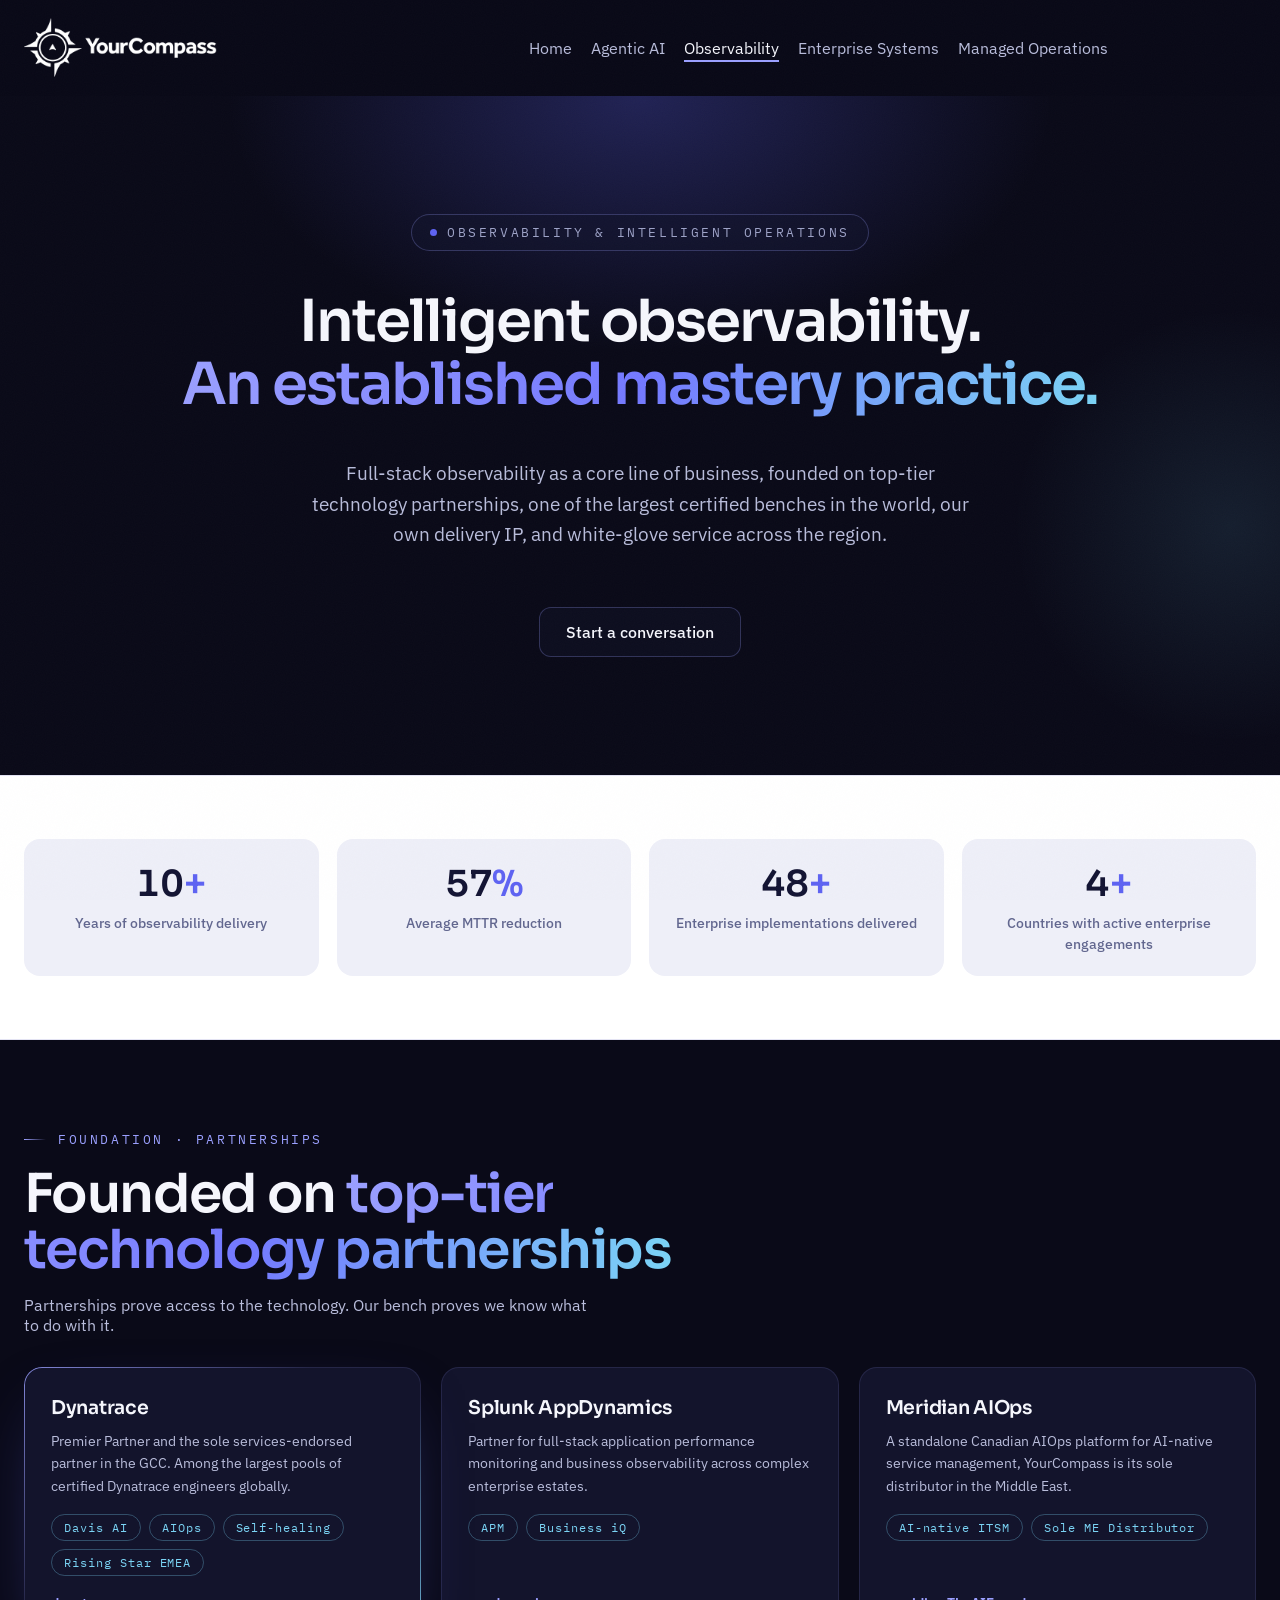
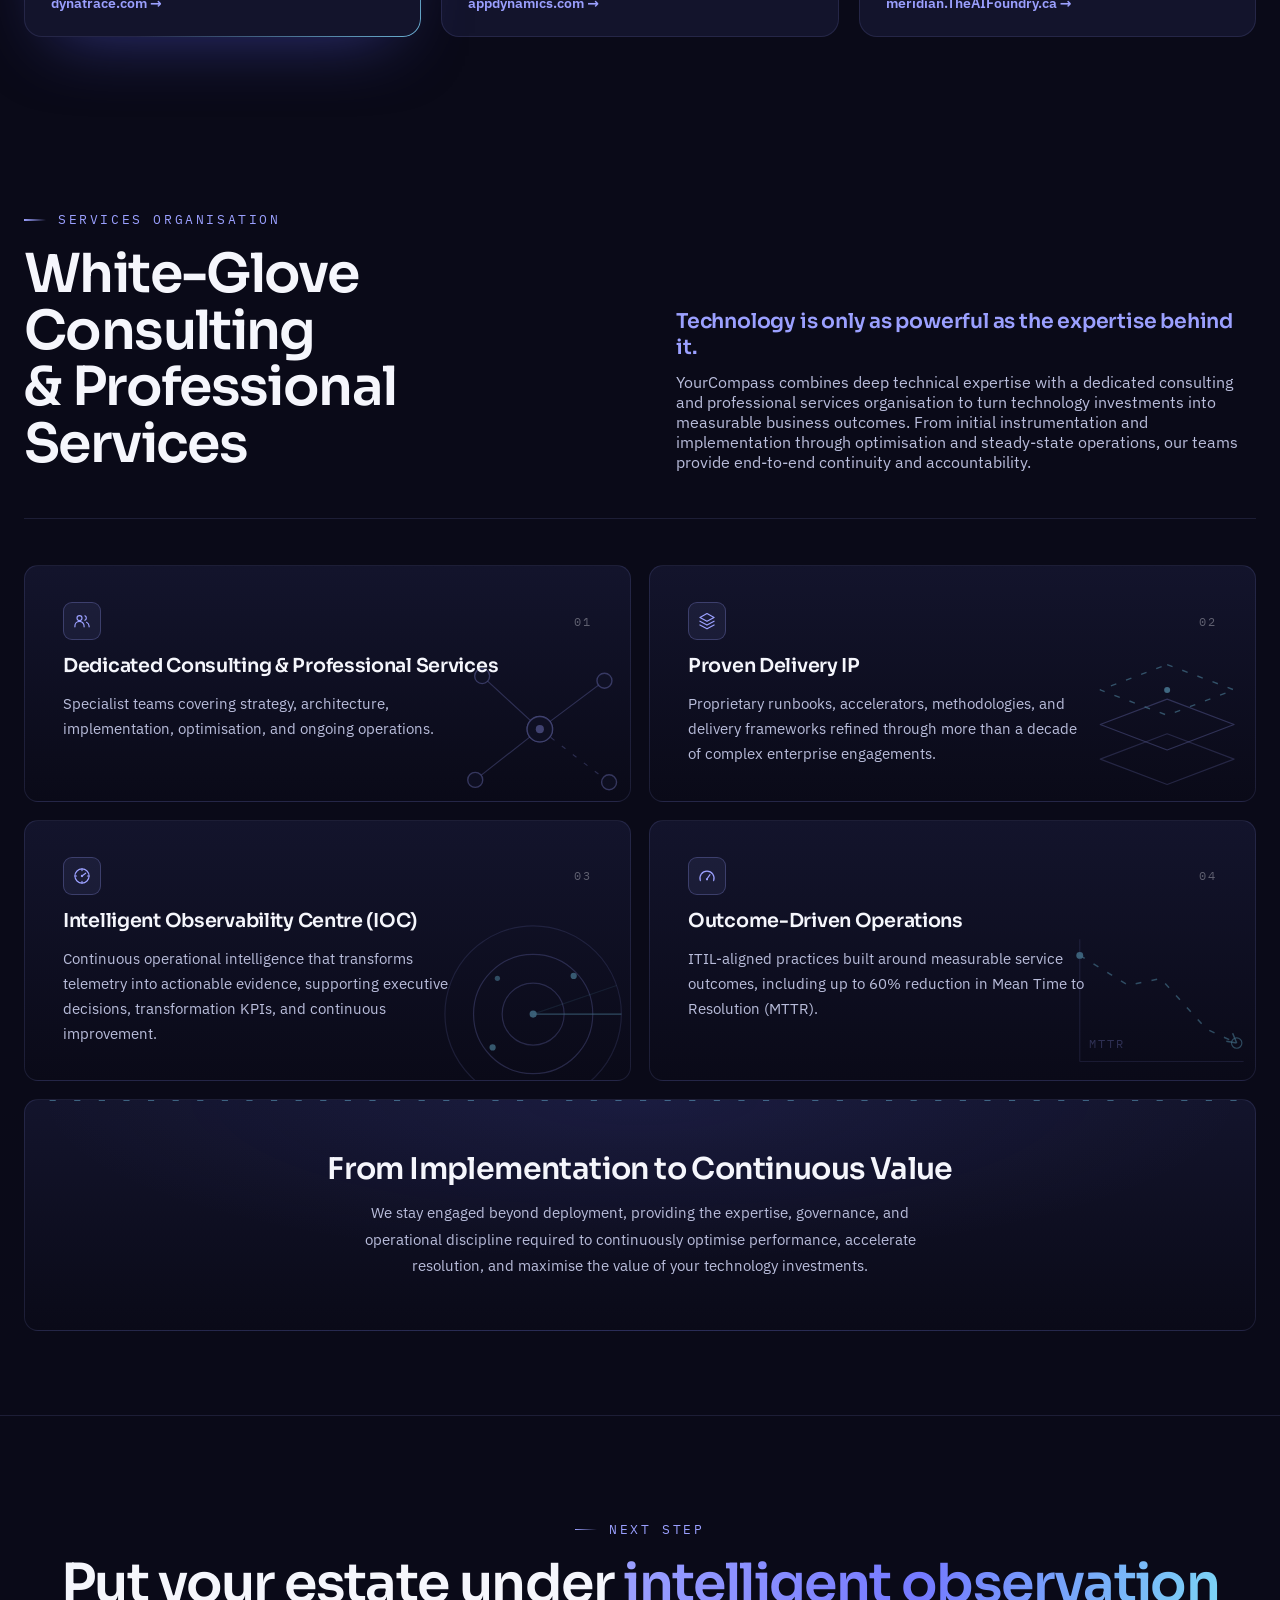
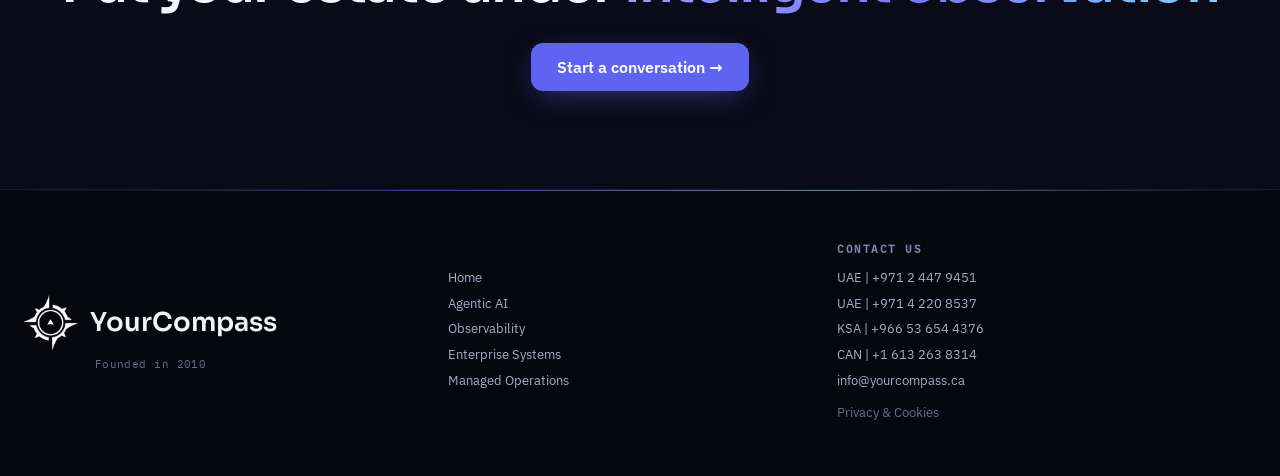
<file: Observability.html>
<!DOCTYPE html>
<html lang="en">
<head>
<meta charset="UTF-8">
<meta name="viewport" content="width=device-width, initial-scale=1.0">
<title>Observability &amp; Intelligent Operations, YourCompass</title>
<meta name="description" content="Full-stack observability as a core line of business, top-tier partnerships, one of the largest certified benches in the world, delivery IP, and the Intelligent Observability Center.">
<link rel="icon" type="image/png" href="assets/favicon-tab.png">
<link rel="stylesheet" href="css/fonts.css">
<link rel="stylesheet" href="assets/css/main.css">
<link rel="stylesheet" href="assets/observability/observability.css">
</head>
<body>
<div id="prog" aria-hidden="true"></div>

<div class="page">

  <header class="nav t-dark">
    <nav class="nav__inner">
      <a class="nav__brand" href="index.html">
        <img class="nav__logo" src="assets/logo.png" alt="YourCompass">
      </a>
      <div class="nav__spacer"></div>
      <div class="nav__links">
        <a class="nav__link" href="index.html">Home</a>
        <a class="nav__link" href="Foundry.html">Agentic AI</a>
        <a class="nav__link nav__link--on" href="Observability.html">Observability</a>
        <a class="nav__link" href="enterprise.html">Enterprise Systems</a>
        <a class="nav__link" href="managed.html">Managed Operations</a>
        <a class="nav__cta" href="index.html#close">Get In Touch</a>
      </div>
      <button class="nav__burger" type="button" data-burger aria-expanded="false" aria-controls="mnav" aria-label="Menu">
        <svg data-burger-open width="26" height="26" viewBox="0 0 20 20" aria-hidden="true">
          <path d="M3 5.5 H17 M3 10 H17 M3 14.5 H17" stroke-width="1.7" stroke-linecap="round" fill="none"></path>
        </svg>
        <svg data-burger-close width="26" height="26" viewBox="0 0 20 20" aria-hidden="true" hidden>
          <path d="M5 5 L15 15 M15 5 L5 15" stroke-width="1.7" stroke-linecap="round" fill="none"></path>
        </svg>
      </button>
    </nav>
    <div class="nav__panel" id="mnav" data-mpanel hidden>
      <div class="nav__panel-inner">
        <a class="nav__panel-link" href="index.html"><span>Home</span><span>&rarr;</span></a>
        <a class="nav__panel-link" href="Foundry.html"><span>Agentic AI</span><span>&rarr;</span></a>
        <a class="nav__panel-link" href="Observability.html"><span>Observability</span><span>&rarr;</span></a>
        <a class="nav__panel-link" href="enterprise.html"><span>Enterprise Systems</span><span>&rarr;</span></a>
        <a class="nav__panel-link" href="managed.html"><span>Managed Operations</span><span>&rarr;</span></a>
        <a class="nav__panel-cta" href="index.html#close">Get In Touch</a>
      </div>
    </div>
  </header>

  <!-- ============ OBS HERO ============ -->
  <section class="section t-dark obs-hero" data-screen-label="O.1 Hero">
    <div class="hero__atmo" aria-hidden="true">
      <div class="hero__atmo-glow"></div>
      <div class="hero__atmo-glow2"></div>
    </div>
    <div class="hero__inner">
      <div class="hero__copy">
        <div class="hero__eyebrow" data-reveal>
          <span class="hero__eyebrow-dot"></span>
          Observability &amp; Intelligent Operations
        </div>
        <h1 class="hero__h1" data-reveal>Intelligent observability.<br><em>An established mastery practice.</em></h1>
        <p class="hero__sub" data-reveal data-d="120">Full-stack observability as a core line of business, founded on top-tier technology partnerships, one of the largest certified benches in the world, our own delivery IP, and white-glove service across the region.</p>
        <div class="hero__ctas" data-reveal data-d="200">
          <a class="btn-ghost" href="index.html#close" data-page-cta>Start a conversation</a>
        </div>
      </div>
    </div>
  </section>

  <!-- ============ O.1.5 PROOF BAND ============ -->
  <section class="section t-white obs-proof" data-screen-label="O.1.5 Proof band">
    <div class="wrap obs-proof__grid">
      <div class="stat" data-reveal>
        <div class="stat__num"><span data-count="10">0</span><em>+</em></div>
        <div class="stat__lbl">Years of observability delivery</div>
      </div>
      <div class="stat" data-reveal data-d="70">
        <div class="stat__num"><span data-count="60">0</span><em>%</em></div>
        <div class="stat__lbl">Average MTTR reduction</div>
      </div>
      <div class="stat" data-reveal data-d="140">
        <div class="stat__num"><span data-count="50">0</span><em>+</em></div>
        <div class="stat__lbl">Enterprise implementations delivered</div>
      </div>
      <div class="stat" data-reveal data-d="210">
        <div class="stat__num"><span data-count="4">0</span><em>+</em></div>
        <div class="stat__lbl">Countries with active enterprise engagements</div>
      </div>
    </div>
  </section>

  <!-- ============ O.2 PARTNERSHIPS ============ -->
  <section class="section t-dark" id="partners" data-screen-label="O.2 Partnerships">
    <div class="wrap">
      <div class="obs-head">
        <div class="kicker" data-reveal>Foundation &middot; Partnerships</div>
        <h2 class="h2" data-reveal>Founded on <em>top-tier technology partnerships</em></h2>
        <p class="obs-bridge" data-reveal data-d="100">Partnerships prove access to the technology. Our bench proves we know what to do with it.</p>
      </div>
      <div class="obs-partners">
        <article class="obs-partner obs-partner--lead" data-reveal>
          <h3>Dynatrace</h3>
          <p>Premier Partner and the sole services-endorsed partner in the GCC. Among the largest pools of certified Dynatrace engineers globally.</p>
          <div class="obs-chips"><span>Davis AI</span><span>AIOps</span><span>Self-healing</span><span>Rising Star EMEA</span></div>
          <a class="obs-link" href="https://www.dynatrace.com/" target="_blank" rel="noopener">dynatrace.com &rarr;</a>
        </article>
        <article class="obs-partner" data-reveal data-d="110">
          <h3>Splunk AppDynamics</h3>
          <p>Partner for full-stack application performance monitoring and business observability across complex enterprise estates.</p>
          <div class="obs-chips"><span>APM</span><span>Business iQ</span></div>
          <a class="obs-link" href="https://www.appdynamics.com/" target="_blank" rel="noopener">appdynamics.com &rarr;</a>
        </article>
        <article class="obs-partner" data-reveal data-d="220">
          <h3>Meridian AIOps</h3>
          <p>A standalone Canadian AIOps platform for AI-native service management, YourCompass is its sole distributor in the Middle East.</p>
          <div class="obs-chips"><span>AI-native ITSM</span><span>Sole ME Distributor</span></div>
          <a class="obs-link" href="https://meridian.TheAIFoundry.ca/" target="_blank" rel="noopener">meridian.TheAIFoundry.ca &rarr;</a>
        </article>
      </div>
    </div>
  </section>

  <!-- ============ O.4b CONSULTING & PROFESSIONAL SERVICES ============ -->
  <section class="section t-dark obs-services" id="services" data-screen-label="O.4b Consulting practice">
    <div class="wrap">
      <div class="svc-head">
        <div class="svc-head__title" data-reveal>
          <div class="kicker">Services Organisation</div>
          <h2 class="h2 svc-head__h2">White-Glove Consulting<br>&amp; Professional Services</h2>
        </div>
        <div class="svc-head__copy" data-reveal data-d="120">
          <p class="svc-head__lede">Technology is only as powerful as the expertise behind it.</p>
          <p class="obs-bridge">YourCompass combines deep technical expertise with a dedicated consulting and professional services organisation to turn technology investments into measurable business outcomes. From initial instrumentation and implementation through optimisation and steady-state operations, our teams provide end-to-end continuity and accountability.</p>
        </div>
      </div>
      <div class="svc-grid" data-reveal data-d="180">

        <div class="svc-card">
          <svg class="svc-art" viewBox="0 0 260 170" aria-hidden="true">
            <g stroke="var(--soft)" stroke-width="1" fill="none" opacity=".5">
              <path d="M168 92L118 46M168 92L224 50M168 92L112 136"></path>
              <path d="M168 92L228 138" stroke-dasharray="4 8" class="svc-dash"></path>
            </g>
            <circle cx="168" cy="92" r="11" fill="none" stroke="var(--soft)" stroke-width="1.2" opacity=".6" class="svc-ring"></circle>
            <g fill="var(--card)" stroke="var(--soft)" stroke-width="1.2" stroke-opacity=".65">
              <circle cx="168" cy="92" r="11"></circle><circle cx="118" cy="46" r="6.5"></circle><circle cx="224" cy="50" r="6.5"></circle><circle cx="112" cy="136" r="6.5"></circle><circle cx="228" cy="138" r="6.5"></circle>
            </g>
            <circle cx="168" cy="92" r="3.5" fill="var(--soft)" opacity=".8"></circle>
          </svg>
          <div class="svc-body">
            <div class="svc-body__row">
              <span class="svc-icon">
                <svg viewBox="0 0 24 24" width="20" height="20" fill="none" stroke="currentColor" stroke-width="1.4" stroke-linecap="round" stroke-linejoin="round"><circle cx="9" cy="8.5" r="3"></circle><path d="M3.5 19v-1a5.5 5.5 0 0111 0v1"></path><path d="M15.5 5.8a3 3 0 010 5.4M17.5 13.6a5.5 5.5 0 013 4.4v1"></path></svg>
              </span>
              <span class="svc-num">01</span>
            </div>
            <h3 class="svc-title">Dedicated Consulting &amp; Professional Services</h3>
            <p class="svc-desc">Specialist teams covering strategy, architecture, implementation, optimisation, and ongoing operations.</p>
          </div>
        </div>

        <div class="svc-card">
          <svg class="svc-art" viewBox="0 0 260 170" aria-hidden="true">
            <g fill="none" stroke-linejoin="round">
              <path d="M170 96l58 22-58 22-58-22Z" stroke="var(--soft)" stroke-width="1" opacity=".4"></path>
              <path d="M170 66l58 22-58 22-58-22Z" stroke="var(--soft)" stroke-width="1" opacity=".55"></path>
              <path d="M170 36l58 22-58 22-58-22Z" stroke="var(--ice)" stroke-width="1.2" stroke-dasharray="5 9" opacity=".75" class="svc-dash"></path>
            </g>
            <circle cx="170" cy="58" r="2.6" fill="var(--ice)" class="svc-blink"></circle>
          </svg>
          <div class="svc-body">
            <div class="svc-body__row">
              <span class="svc-icon">
                <svg viewBox="0 0 24 24" width="20" height="20" fill="none" stroke="currentColor" stroke-width="1.4" stroke-linecap="round" stroke-linejoin="round"><path d="M12 3l8.5 4.7L12 12.4 3.5 7.7 12 3Z"></path><path d="M3.5 12.2l8.5 4.7 8.5-4.7"></path><path d="M3.5 16.7l8.5 4.7 8.5-4.7"></path></svg>
              </span>
              <span class="svc-num">02</span>
            </div>
            <h3 class="svc-title">Proven Delivery IP</h3>
            <p class="svc-desc">Proprietary runbooks, accelerators, methodologies, and delivery frameworks refined through more than a decade of complex enterprise engagements.</p>
          </div>
        </div>

        <div class="svc-card">
          <svg class="svc-art" viewBox="0 0 260 170" aria-hidden="true" style="right:-20px;bottom:-24px;width:64%;max-width:310px">
            <g fill="none" stroke="var(--soft)" stroke-width="1">
              <circle cx="162" cy="94" r="26" stroke-opacity=".45"></circle><circle cx="162" cy="94" r="50" stroke-opacity=".45"></circle><circle cx="162" cy="94" r="74" stroke-opacity=".28"></circle>
            </g>
            <g class="svc-spin">
              <line x1="162" y1="94" x2="236" y2="94" stroke="var(--ice)" stroke-width="1.1" opacity=".7"></line>
              <line x1="162" y1="94" x2="232" y2="70" stroke="var(--ice)" stroke-width="1" opacity=".2"></line>
            </g>
            <circle cx="162" cy="94" r="3" fill="var(--ice)" opacity=".9"></circle>
            <circle cx="196" cy="62" r="2.6" fill="var(--ice)" opacity=".85" class="svc-blink"></circle>
            <circle cx="128" cy="122" r="2.6" fill="var(--ice)" opacity=".85" class="svc-blink svc-blink--b"></circle>
            <circle cx="132" cy="64" r="2.2" fill="var(--ice)" opacity=".7" class="svc-blink svc-blink--c"></circle>
          </svg>
          <div class="svc-body">
            <div class="svc-body__row">
              <span class="svc-icon">
                <svg viewBox="0 0 24 24" width="20" height="20" fill="none" stroke="currentColor" stroke-width="1.4" stroke-linecap="round" stroke-linejoin="round"><circle cx="12" cy="12" r="8.5"></circle><path d="M12 12l4.4-3.4"></path><circle cx="12" cy="12" r="1.4" fill="currentColor" stroke="none"></circle><path d="M12 3.5v2M20.5 12h-2M12 20.5v-2M3.5 12h2"></path></svg>
              </span>
              <span class="svc-num">03</span>
            </div>
            <h3 class="svc-title">Intelligent Observability Centre (IOC)</h3>
            <p class="svc-desc">Continuous operational intelligence that transforms telemetry into actionable evidence, supporting executive decisions, transformation KPIs, and continuous improvement.</p>
          </div>
        </div>

        <div class="svc-card">
          <svg class="svc-art" viewBox="0 0 260 170" aria-hidden="true" style="right:-14px;bottom:-16px">
            <g stroke="var(--soft)" stroke-width="1" opacity=".25">
              <line x1="96" y1="34" x2="96" y2="140"></line><line x1="96" y1="140" x2="238" y2="140"></line>
            </g>
            <path d="M96 48L138 74L166 68L206 112L232 124" fill="none" stroke="var(--ice)" stroke-width="1.3" stroke-dasharray="5 9" opacity=".7" class="svc-dash"></path>
            <path d="M232 124l-9 -1.5M232 124l-3.5 -8.5" stroke="var(--ice)" stroke-width="1.3" fill="none" opacity=".7"></path>
            <circle cx="96" cy="48" r="3" fill="var(--ice)" opacity=".9"></circle>
            <circle cx="232" cy="124" r="4.5" fill="none" stroke="var(--ice)" stroke-width="1" opacity=".7" class="svc-ring"></circle>
            <text x="104" y="128" font-family="'IBM Plex Mono', monospace" font-size="10" letter-spacing="1.6" fill="var(--soft)" opacity=".55">MTTR</text>
          </svg>
          <div class="svc-body">
            <div class="svc-body__row">
              <span class="svc-icon">
                <svg viewBox="0 0 24 24" width="20" height="20" fill="none" stroke="currentColor" stroke-width="1.4" stroke-linecap="round" stroke-linejoin="round"><path d="M4 17.5a8.5 8.5 0 1116 0"></path><path d="M12 15.5l3.6-5.1"></path><circle cx="12" cy="16" r="1.3" fill="currentColor" stroke="none"></circle></svg>
              </span>
              <span class="svc-num">04</span>
            </div>
            <h3 class="svc-title">Outcome-Driven Operations</h3>
            <p class="svc-desc">ITIL-aligned practices built around measurable service outcomes, including up to 60% reduction in Mean Time to Resolution (MTTR).</p>
          </div>
        </div>

      </div>

      <div class="obs-services__closing" data-reveal data-d="220">
        <svg class="obs-services__closing-rule" aria-hidden="true" viewBox="0 0 1200 2" preserveAspectRatio="none">
          <line x1="0" y1="1" x2="1200" y2="1" class="svc-dash"></line>
        </svg>
        <h3>From Implementation to Continuous Value</h3>
        <p>We stay engaged beyond deployment, providing the expertise, governance, and operational discipline required to continuously optimise performance, accelerate resolution, and maximise the value of your technology investments.</p>
      </div>
    </div>
  </section>


  <!-- ============ O.6 CLOSE ============ -->
  <section class="section t-dark obs-close obs-close--stacked" data-screen-label="O.6 Close">
    <div class="wrap obs-close__inner">
      <div>
        <div class="kicker" data-reveal>Next step</div>
        <h2 class="h2" data-reveal>Put your estate under <em>intelligent observation</em></h2>
      </div>
      <div class="obs-close__ctas" data-reveal data-d="160">
        <a class="btn-primary" href="index.html#close" data-page-cta>Start a conversation &rarr;</a>
      </div>
    </div>
  </section>

<footer class="footer">
    <div class="footer__grid">
      <div class="footer__brand">
        <a href="index.html">
          <span class="footer__brand-row">
            <img class="footer__logo-mark" src="assets/favicon.png" alt="YourCompass">
            <span class="footer__brand-name">YourCompass</span>
          </span>
          <span class="footer__brand-founded">Founded in 2010</span>
        </a>
      </div>
      <div class="footer__col">
        <span class="footer__col-hd footer__col-hd--hidden">Navigation</span>
        <div class="footer__links">
          <a href="index.html">Home</a>
          <a href="Foundry.html">Agentic AI</a>
          <a href="Observability.html">Observability</a>
          <a href="enterprise.html">Enterprise Systems</a>
          <a href="managed.html">Managed Operations</a>
        </div>
      </div>
      <div class="footer__col">
        <span class="footer__col-hd">Contact Us</span>
        <div class="footer__contact">
          <a href="tel:+97124479451">UAE | +971 2 447 9451</a>
          <a href="tel:+97142208537">UAE | +971 4 220 8537</a>
          <a href="tel:+966536544376">KSA | +966 53 654 4376</a>
          <a href="tel:+16132638314">CAN | +1 613 263 8314</a>
          <a href="mailto:info@yourcompass.ca">info@yourcompass.ca</a>
          <a href="#" class="footer__privacy">Privacy &amp; Cookies</a>
        </div>
      </div>
    </div>
  </footer>

</div>
<script src="assets/js/main.js"></script>
<script src="assets/js/app.js"></script>
</body>
</html>
</file>
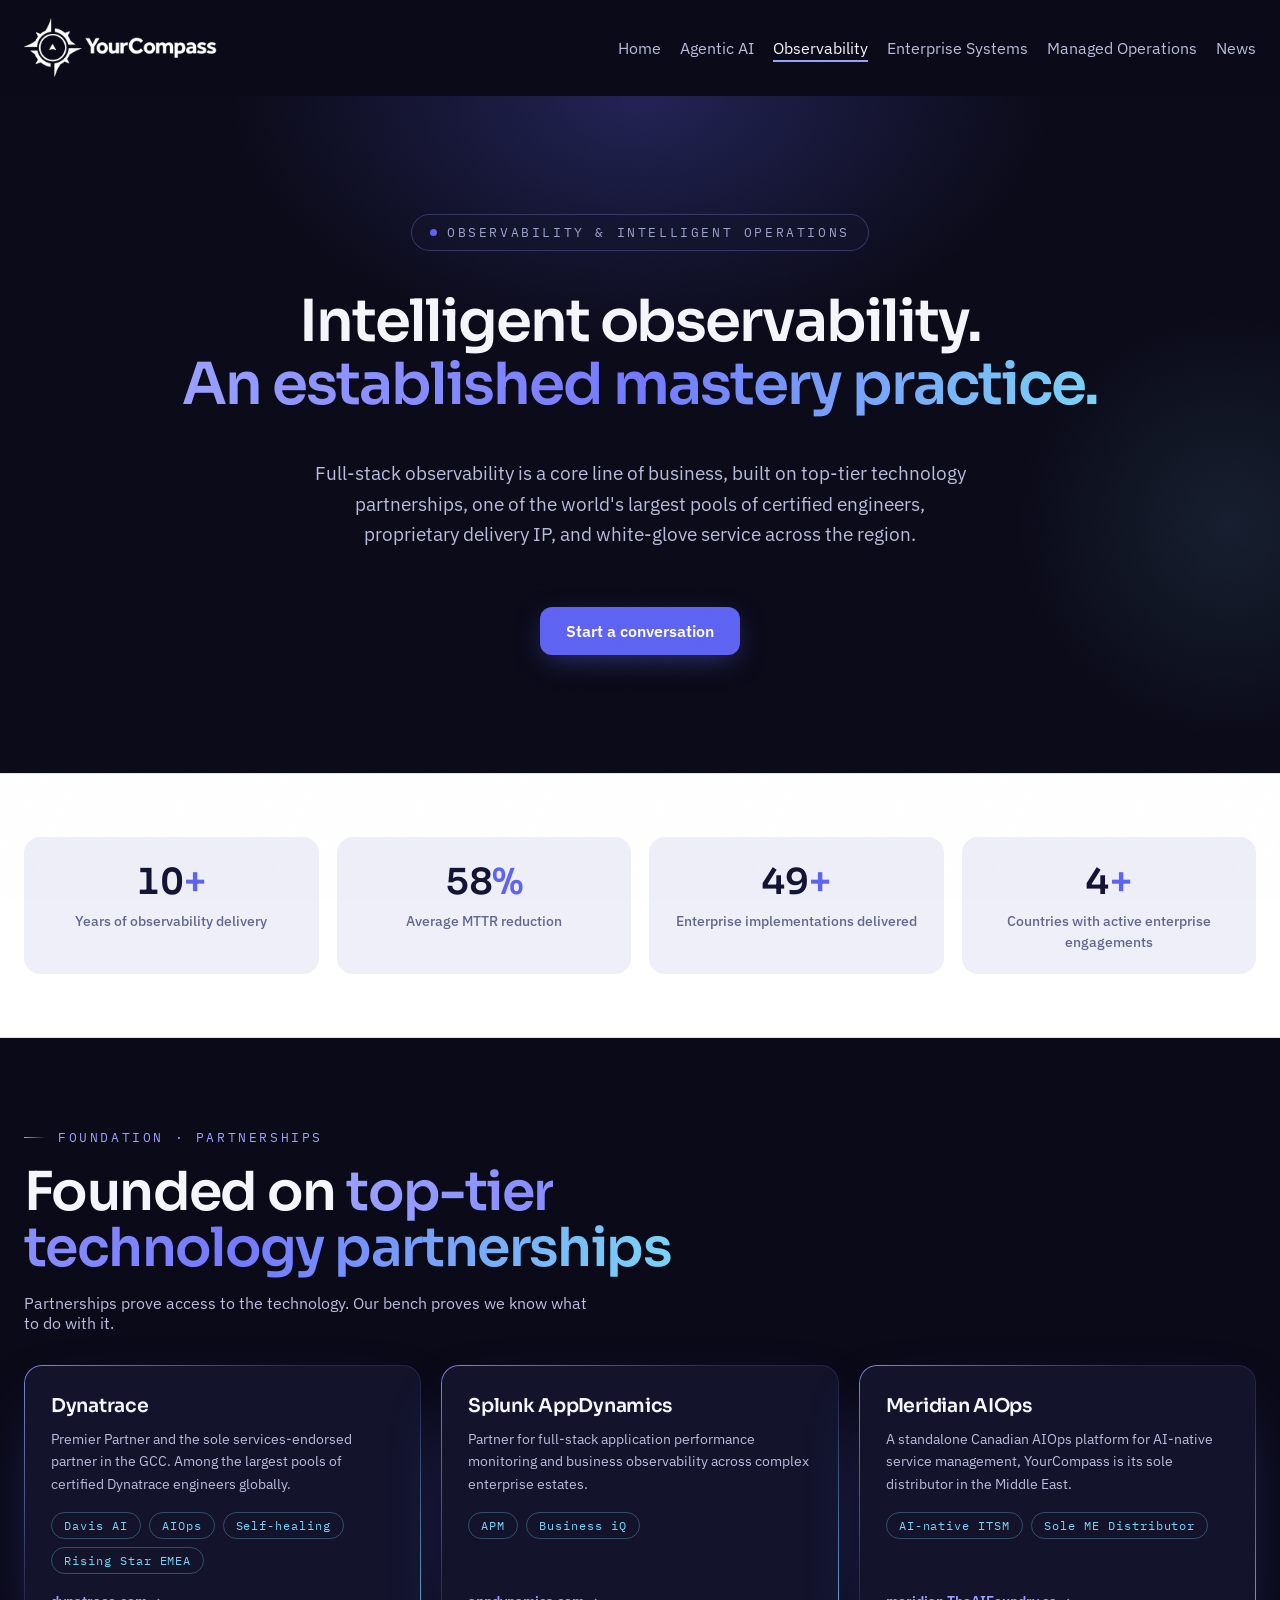
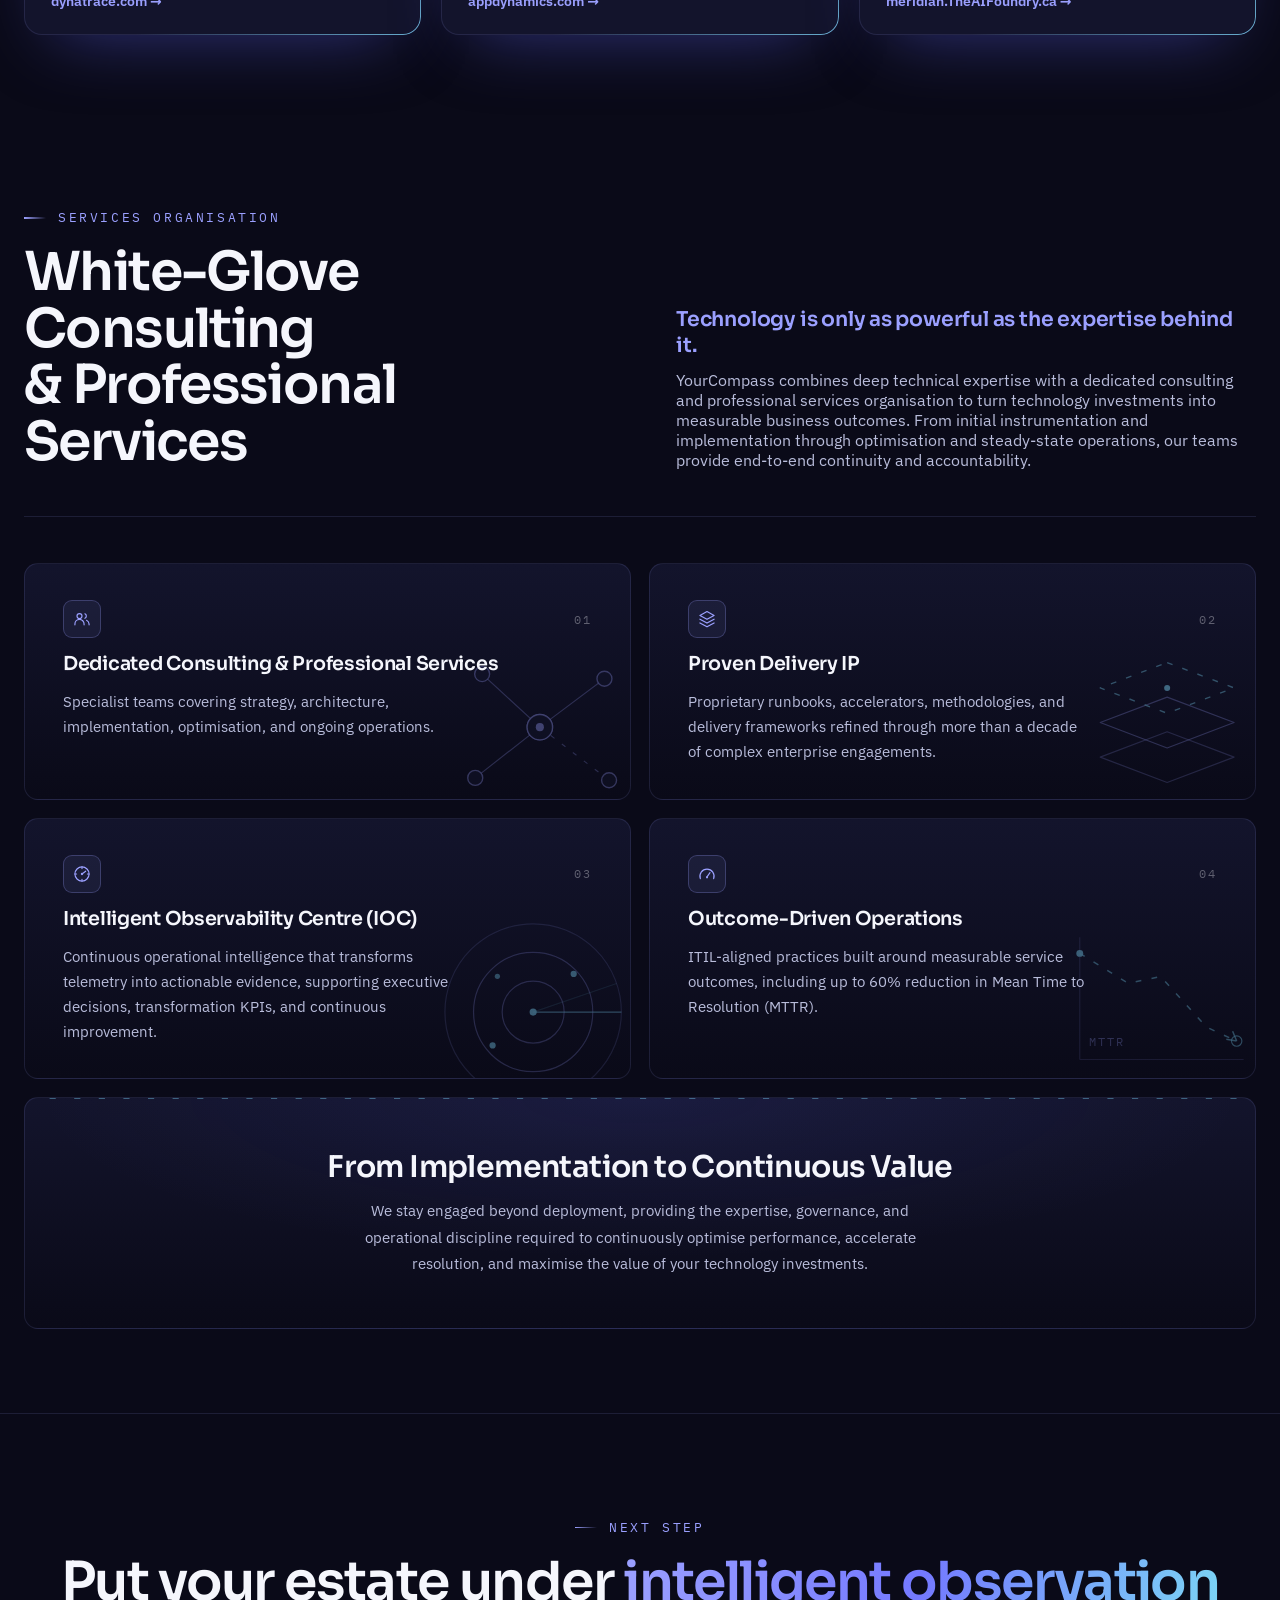
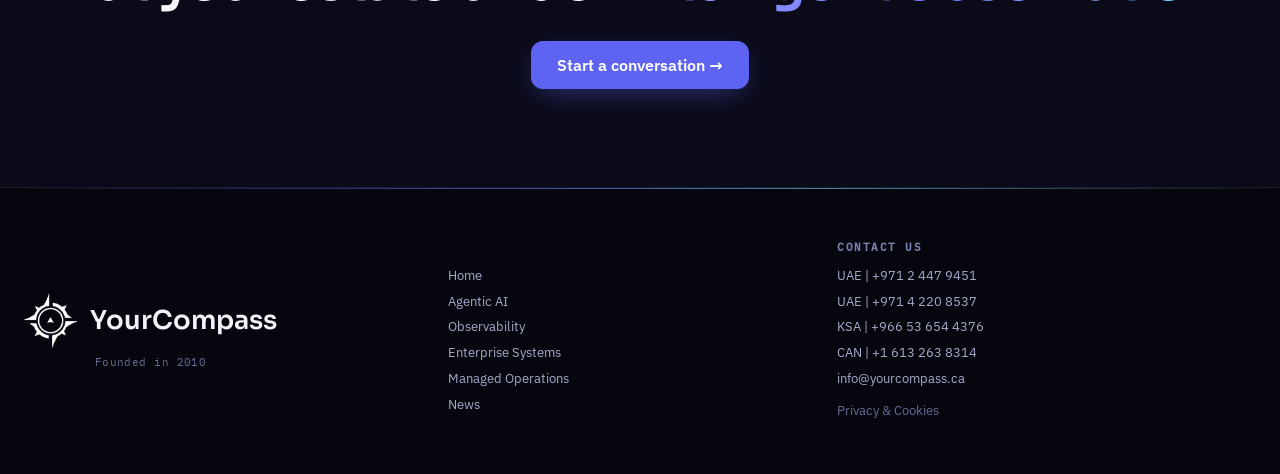
<file: observability.html>
<!DOCTYPE html>
<html lang="en">
<head>
<meta charset="UTF-8">
<meta name="viewport" content="width=device-width, initial-scale=1.0">
<title>Observability &amp; Intelligent Operations, YourCompass</title>
<meta name="description" content="Full-stack observability is a core line of business, built on top-tier technology partnerships, one of the world's largest pools of certified engineers, proprietary delivery IP, and the Intelligent Observability Centre.">
<link rel="icon" type="image/png" href="assets/favicon-tab.png">
<link rel="stylesheet" href="css/fonts.css">
<link rel="stylesheet" href="assets/css/main.css">
<link rel="stylesheet" href="assets/observability/observability.css">
</head>
<body>
<div id="prog" aria-hidden="true"></div>

<div class="page">

  <header class="nav t-dark">
    <nav class="nav__inner">
      <a class="nav__brand" href="index.html">
        <img class="nav__logo" src="assets/logo.png" alt="YourCompass">
      </a>
      <div class="nav__spacer"></div>
      <div class="nav__links">
        <a class="nav__link" href="index.html">Home</a>
        <a class="nav__link" href="agentic-ai.html">Agentic AI</a>
        <a class="nav__link nav__link--on" href="observability.html">Observability</a>
        <a class="nav__link" href="enterprise-systems.html">Enterprise Systems</a>
        <a class="nav__link" href="managed-operations.html">Managed Operations</a>
        <a class="nav__link" href="news.html">News</a>
      </div>
      <button class="nav__burger" type="button" data-burger aria-expanded="false" aria-controls="mnav" aria-label="Menu">
        <svg data-burger-open width="26" height="26" viewBox="0 0 20 20" aria-hidden="true">
          <path d="M3 5.5 H17 M3 10 H17 M3 14.5 H17" stroke-width="1.7" stroke-linecap="round" fill="none"></path>
        </svg>
        <svg data-burger-close width="26" height="26" viewBox="0 0 20 20" aria-hidden="true" hidden>
          <path d="M5 5 L15 15 M15 5 L5 15" stroke-width="1.7" stroke-linecap="round" fill="none"></path>
        </svg>
      </button>
    </nav>
    <div class="nav__panel" id="mnav" data-mpanel hidden>
      <div class="nav__panel-inner">
        <a class="nav__panel-link" href="index.html"><span>Home</span><span>&rarr;</span></a>
        <a class="nav__panel-link" href="agentic-ai.html"><span>Agentic AI</span><span>&rarr;</span></a>
        <a class="nav__panel-link" href="observability.html"><span>Observability</span><span>&rarr;</span></a>
        <a class="nav__panel-link" href="enterprise-systems.html"><span>Enterprise Systems</span><span>&rarr;</span></a>
        <a class="nav__panel-link" href="managed-operations.html"><span>Managed Operations</span><span>&rarr;</span></a>
        <a class="nav__panel-link" href="news.html"><span>News</span><span>&rarr;</span></a>
      </div>
    </div>
  </header>

  <!-- ============ OBS HERO ============ -->
  <section class="section t-dark obs-hero" data-screen-label="O.1 Hero">
    <div class="hero__atmo" aria-hidden="true">
      <div class="hero__atmo-glow"></div>
      <div class="hero__atmo-glow2"></div>
    </div>
    <div class="hero__inner">
      <div class="hero__copy">
        <div class="hero__eyebrow" data-reveal>
          <span class="hero__eyebrow-dot"></span>
          Observability &amp; Intelligent Operations
        </div>
        <h1 class="hero__h1" data-reveal>Intelligent observability.<br><em>An established mastery practice.</em></h1>
        <p class="hero__sub" data-reveal data-d="120">Full-stack observability is a core line of business, built on top-tier technology partnerships, one of the world's largest pools of certified engineers, proprietary delivery IP, and white-glove service across the region.</p>
        <div class="hero__ctas" data-reveal data-d="200">
          <a class="btn-primary" href="mailto:info@yourcompass.ca" data-page-cta>Start a conversation</a>
        </div>
      </div>
    </div>
  </section>

  <!-- ============ O.1.5 PROOF BAND ============ -->
  <section class="section t-white obs-proof" data-screen-label="O.1.5 Proof band">
    <div class="wrap obs-proof__grid">
      <div class="stat" data-reveal>
        <div class="stat__num"><span data-count="10">0</span><em>+</em></div>
        <div class="stat__lbl">Years of observability delivery</div>
      </div>
      <div class="stat" data-reveal data-d="70">
        <div class="stat__num"><span data-count="60">0</span><em>%</em></div>
        <div class="stat__lbl">Average MTTR reduction</div>
      </div>
      <div class="stat" data-reveal data-d="140">
        <div class="stat__num"><span data-count="50">0</span><em>+</em></div>
        <div class="stat__lbl">Enterprise implementations delivered</div>
      </div>
      <div class="stat" data-reveal data-d="210">
        <div class="stat__num"><span data-count="4">0</span><em>+</em></div>
        <div class="stat__lbl">Countries with active enterprise engagements</div>
      </div>
    </div>
  </section>

  <!-- ============ O.2 PARTNERSHIPS ============ -->
  <section class="section t-dark" id="partners" data-screen-label="O.2 Partnerships">
    <div class="wrap">
      <div class="obs-head">
        <div class="kicker" data-reveal>Foundation &middot; Partnerships</div>
        <h2 class="h2" data-reveal>Founded on <em>top-tier technology partnerships</em></h2>
        <p class="obs-bridge" data-reveal data-d="100">Partnerships prove access to the technology. Our bench proves we know what to do with it.</p>
      </div>
      <div class="obs-partners">
        <article class="obs-partner obs-partner--lead" data-reveal>
          <h3>Dynatrace</h3>
          <p>Premier Partner and the sole services-endorsed partner in the GCC. Among the largest pools of certified Dynatrace engineers globally.</p>
          <div class="obs-chips"><span>Davis AI</span><span>AIOps</span><span>Self-healing</span><span>Rising Star EMEA</span></div>
          <a class="obs-link" href="https://www.dynatrace.com/" target="_blank" rel="noopener">dynatrace.com &rarr;</a>
        </article>
        <article class="obs-partner obs-partner--lead" data-reveal data-d="110">
          <h3>Splunk AppDynamics</h3>
          <p>Partner for full-stack application performance monitoring and business observability across complex enterprise estates.</p>
          <div class="obs-chips"><span>APM</span><span>Business iQ</span></div>
          <a class="obs-link" href="https://www.appdynamics.com/" target="_blank" rel="noopener">appdynamics.com &rarr;</a>
        </article>
        <article class="obs-partner obs-partner--lead" data-reveal data-d="220">
          <h3>Meridian AIOps</h3>
          <p>A standalone Canadian AIOps platform for AI-native service management, YourCompass is its sole distributor in the Middle East.</p>
          <div class="obs-chips"><span>AI-native ITSM</span><span>Sole ME Distributor</span></div>
          <a class="obs-link" href="https://meridian.TheAIFoundry.ca/" target="_blank" rel="noopener">meridian.TheAIFoundry.ca &rarr;</a>
        </article>
      </div>
    </div>
  </section>

  <!-- ============ O.4b CONSULTING & PROFESSIONAL SERVICES ============ -->
  <section class="section t-dark obs-services" id="services" data-screen-label="O.4b Consulting practice">
    <div class="wrap">
      <div class="svc-head">
        <div class="svc-head__title" data-reveal>
          <div class="kicker">Services Organisation</div>
          <h2 class="h2 svc-head__h2">White-Glove Consulting<br>&amp; Professional Services</h2>
        </div>
        <div class="svc-head__copy" data-reveal data-d="120">
          <p class="svc-head__lede">Technology is only as powerful as the expertise behind it.</p>
          <p class="obs-bridge">YourCompass combines deep technical expertise with a dedicated consulting and professional services organisation to turn technology investments into measurable business outcomes. From initial instrumentation and implementation through optimisation and steady-state operations, our teams provide end-to-end continuity and accountability.</p>
        </div>
      </div>
      <div class="svc-grid" data-reveal data-d="180">

        <div class="svc-card">
          <svg class="svc-art" viewBox="0 0 260 170" aria-hidden="true">
            <g stroke="var(--soft)" stroke-width="1" fill="none" opacity=".5">
              <path d="M168 92L118 46M168 92L224 50M168 92L112 136"></path>
              <path d="M168 92L228 138" stroke-dasharray="4 8" class="svc-dash"></path>
            </g>
            <circle cx="168" cy="92" r="11" fill="none" stroke="var(--soft)" stroke-width="1.2" opacity=".6" class="svc-ring"></circle>
            <g fill="var(--card)" stroke="var(--soft)" stroke-width="1.2" stroke-opacity=".65">
              <circle cx="168" cy="92" r="11"></circle><circle cx="118" cy="46" r="6.5"></circle><circle cx="224" cy="50" r="6.5"></circle><circle cx="112" cy="136" r="6.5"></circle><circle cx="228" cy="138" r="6.5"></circle>
            </g>
            <circle cx="168" cy="92" r="3.5" fill="var(--soft)" opacity=".8"></circle>
          </svg>
          <div class="svc-body">
            <div class="svc-body__row">
              <span class="svc-icon">
                <svg viewBox="0 0 24 24" width="20" height="20" fill="none" stroke="currentColor" stroke-width="1.4" stroke-linecap="round" stroke-linejoin="round"><circle cx="9" cy="8.5" r="3"></circle><path d="M3.5 19v-1a5.5 5.5 0 0111 0v1"></path><path d="M15.5 5.8a3 3 0 010 5.4M17.5 13.6a5.5 5.5 0 013 4.4v1"></path></svg>
              </span>
              <span class="svc-num">01</span>
            </div>
            <h3 class="svc-title">Dedicated Consulting &amp; Professional Services</h3>
            <p class="svc-desc">Specialist teams covering strategy, architecture, implementation, optimisation, and ongoing operations.</p>
          </div>
        </div>

        <div class="svc-card">
          <svg class="svc-art" viewBox="0 0 260 170" aria-hidden="true">
            <g fill="none" stroke-linejoin="round">
              <path d="M170 96l58 22-58 22-58-22Z" stroke="var(--soft)" stroke-width="1" opacity=".4"></path>
              <path d="M170 66l58 22-58 22-58-22Z" stroke="var(--soft)" stroke-width="1" opacity=".55"></path>
              <path d="M170 36l58 22-58 22-58-22Z" stroke="var(--ice)" stroke-width="1.2" stroke-dasharray="5 9" opacity=".75" class="svc-dash"></path>
            </g>
            <circle cx="170" cy="58" r="2.6" fill="var(--ice)" class="svc-blink"></circle>
          </svg>
          <div class="svc-body">
            <div class="svc-body__row">
              <span class="svc-icon">
                <svg viewBox="0 0 24 24" width="20" height="20" fill="none" stroke="currentColor" stroke-width="1.4" stroke-linecap="round" stroke-linejoin="round"><path d="M12 3l8.5 4.7L12 12.4 3.5 7.7 12 3Z"></path><path d="M3.5 12.2l8.5 4.7 8.5-4.7"></path><path d="M3.5 16.7l8.5 4.7 8.5-4.7"></path></svg>
              </span>
              <span class="svc-num">02</span>
            </div>
            <h3 class="svc-title">Proven Delivery IP</h3>
            <p class="svc-desc">Proprietary runbooks, accelerators, methodologies, and delivery frameworks refined through more than a decade of complex enterprise engagements.</p>
          </div>
        </div>

        <div class="svc-card">
          <svg class="svc-art" viewBox="0 0 260 170" aria-hidden="true" style="right:-20px;bottom:-24px;width:64%;max-width:310px">
            <g fill="none" stroke="var(--soft)" stroke-width="1">
              <circle cx="162" cy="94" r="26" stroke-opacity=".45"></circle><circle cx="162" cy="94" r="50" stroke-opacity=".45"></circle><circle cx="162" cy="94" r="74" stroke-opacity=".28"></circle>
            </g>
            <g class="svc-spin">
              <line x1="162" y1="94" x2="236" y2="94" stroke="var(--ice)" stroke-width="1.1" opacity=".7"></line>
              <line x1="162" y1="94" x2="232" y2="70" stroke="var(--ice)" stroke-width="1" opacity=".2"></line>
            </g>
            <circle cx="162" cy="94" r="3" fill="var(--ice)" opacity=".9"></circle>
            <circle cx="196" cy="62" r="2.6" fill="var(--ice)" opacity=".85" class="svc-blink"></circle>
            <circle cx="128" cy="122" r="2.6" fill="var(--ice)" opacity=".85" class="svc-blink svc-blink--b"></circle>
            <circle cx="132" cy="64" r="2.2" fill="var(--ice)" opacity=".7" class="svc-blink svc-blink--c"></circle>
          </svg>
          <div class="svc-body">
            <div class="svc-body__row">
              <span class="svc-icon">
                <svg viewBox="0 0 24 24" width="20" height="20" fill="none" stroke="currentColor" stroke-width="1.4" stroke-linecap="round" stroke-linejoin="round"><circle cx="12" cy="12" r="8.5"></circle><path d="M12 12l4.4-3.4"></path><circle cx="12" cy="12" r="1.4" fill="currentColor" stroke="none"></circle><path d="M12 3.5v2M20.5 12h-2M12 20.5v-2M3.5 12h2"></path></svg>
              </span>
              <span class="svc-num">03</span>
            </div>
            <h3 class="svc-title">Intelligent Observability Centre (IOC)</h3>
            <p class="svc-desc">Continuous operational intelligence that transforms telemetry into actionable evidence, supporting executive decisions, transformation KPIs, and continuous improvement.</p>
          </div>
        </div>

        <div class="svc-card">
          <svg class="svc-art" viewBox="0 0 260 170" aria-hidden="true" style="right:-14px;bottom:-16px">
            <g stroke="var(--soft)" stroke-width="1" opacity=".25">
              <line x1="96" y1="34" x2="96" y2="140"></line><line x1="96" y1="140" x2="238" y2="140"></line>
            </g>
            <path d="M96 48L138 74L166 68L206 112L232 124" fill="none" stroke="var(--ice)" stroke-width="1.3" stroke-dasharray="5 9" opacity=".7" class="svc-dash"></path>
            <path d="M232 124l-9 -1.5M232 124l-3.5 -8.5" stroke="var(--ice)" stroke-width="1.3" fill="none" opacity=".7"></path>
            <circle cx="96" cy="48" r="3" fill="var(--ice)" opacity=".9"></circle>
            <circle cx="232" cy="124" r="4.5" fill="none" stroke="var(--ice)" stroke-width="1" opacity=".7" class="svc-ring"></circle>
            <text x="104" y="128" font-family="'IBM Plex Mono', monospace" font-size="10" letter-spacing="1.6" fill="var(--soft)" opacity=".55">MTTR</text>
          </svg>
          <div class="svc-body">
            <div class="svc-body__row">
              <span class="svc-icon">
                <svg viewBox="0 0 24 24" width="20" height="20" fill="none" stroke="currentColor" stroke-width="1.4" stroke-linecap="round" stroke-linejoin="round"><path d="M4 17.5a8.5 8.5 0 1116 0"></path><path d="M12 15.5l3.6-5.1"></path><circle cx="12" cy="16" r="1.3" fill="currentColor" stroke="none"></circle></svg>
              </span>
              <span class="svc-num">04</span>
            </div>
            <h3 class="svc-title">Outcome-Driven Operations</h3>
            <p class="svc-desc">ITIL-aligned practices built around measurable service outcomes, including up to 60% reduction in Mean Time to Resolution (MTTR).</p>
          </div>
        </div>

      </div>

      <div class="obs-services__closing" data-reveal data-d="220">
        <svg class="obs-services__closing-rule" aria-hidden="true" viewBox="0 0 1200 2" preserveAspectRatio="none">
          <line x1="0" y1="1" x2="1200" y2="1" class="svc-dash"></line>
        </svg>
        <h3>From Implementation to Continuous Value</h3>
        <p>We stay engaged beyond deployment, providing the expertise, governance, and operational discipline required to continuously optimise performance, accelerate resolution, and maximise the value of your technology investments.</p>
      </div>
    </div>
  </section>


  <!-- ============ O.6 CLOSE ============ -->
  <section class="section t-dark obs-close obs-close--stacked" data-screen-label="O.6 Close">
    <div class="wrap obs-close__inner">
      <div>
        <div class="kicker" data-reveal>Next step</div>
        <h2 class="h2" data-reveal>Put your estate under <em>intelligent observation</em></h2>
      </div>
      <div class="obs-close__ctas" data-reveal data-d="160">
        <a class="btn-primary" href="mailto:info@yourcompass.ca" data-page-cta>Start a conversation &rarr;</a>
      </div>
    </div>
  </section>

<footer class="footer">
    <div class="footer__grid">
      <div class="footer__brand">
        <a href="index.html">
          <span class="footer__brand-row">
            <img class="footer__logo-mark" src="assets/favicon.png" alt="YourCompass">
            <span class="footer__brand-name">YourCompass</span>
          </span>
          <span class="footer__brand-founded">Founded in 2010</span>
        </a>
      </div>
      <div class="footer__col">
        <span class="footer__col-hd footer__col-hd--hidden">Navigation</span>
        <div class="footer__links">
          <a href="index.html">Home</a>
          <a href="agentic-ai.html">Agentic AI</a>
          <a href="observability.html">Observability</a>
          <a href="enterprise-systems.html">Enterprise Systems</a>
          <a href="managed-operations.html">Managed Operations</a>
          <a href="news.html">News</a>
        </div>
      </div>
      <div class="footer__col">
        <span class="footer__col-hd">Contact Us</span>
        <div class="footer__contact">
          <a href="tel:+97124479451">UAE | +971 2 447 9451</a>
          <a href="tel:+97142208537">UAE | +971 4 220 8537</a>
          <a href="tel:+966536544376">KSA | +966 53 654 4376</a>
          <a href="tel:+16132638314">CAN | +1 613 263 8314</a>
          <a href="mailto:info@yourcompass.ca">info@yourcompass.ca</a>
          <a href="privacy-cookies.html" class="footer__privacy">Privacy &amp; Cookies</a>
        </div>
      </div>
    </div>
  </footer>

</div>
<script src="assets/js/main.js"></script>
<script src="assets/js/app.js"></script>
</body>
</html>
</file>
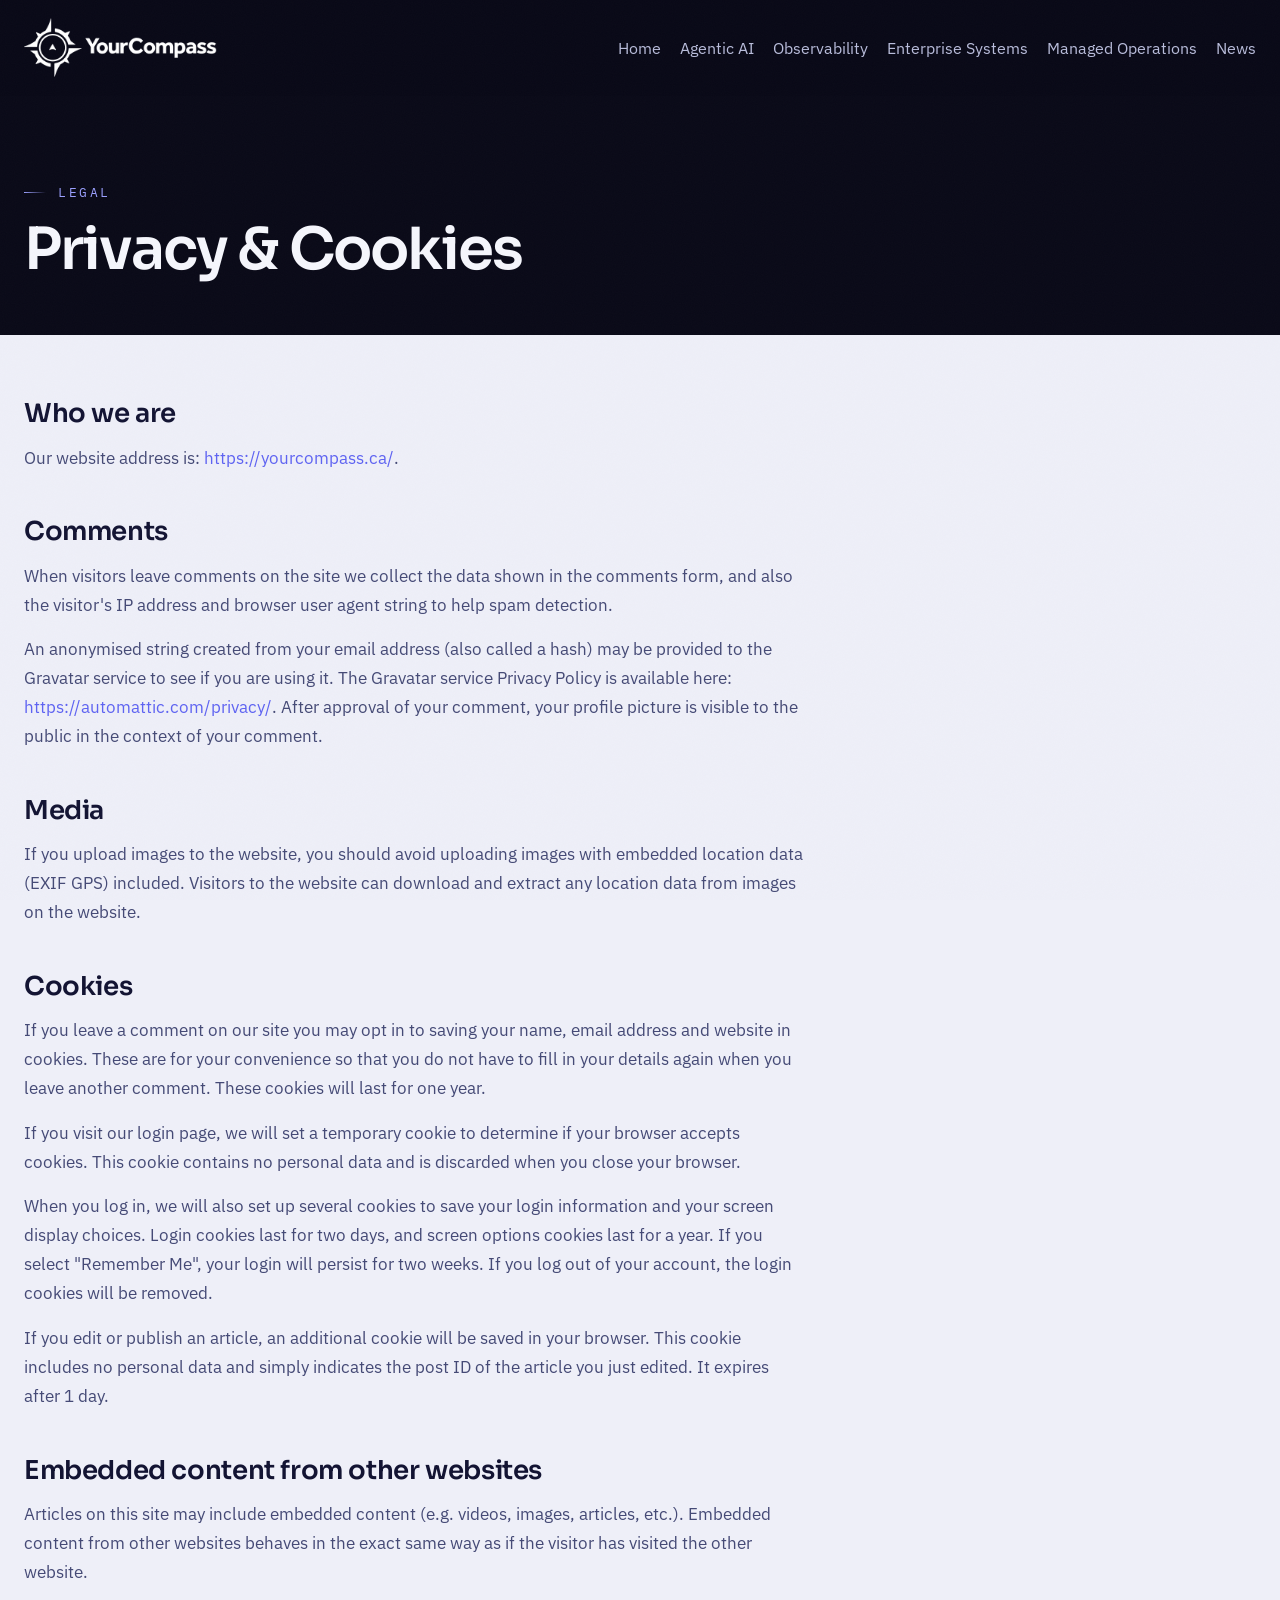
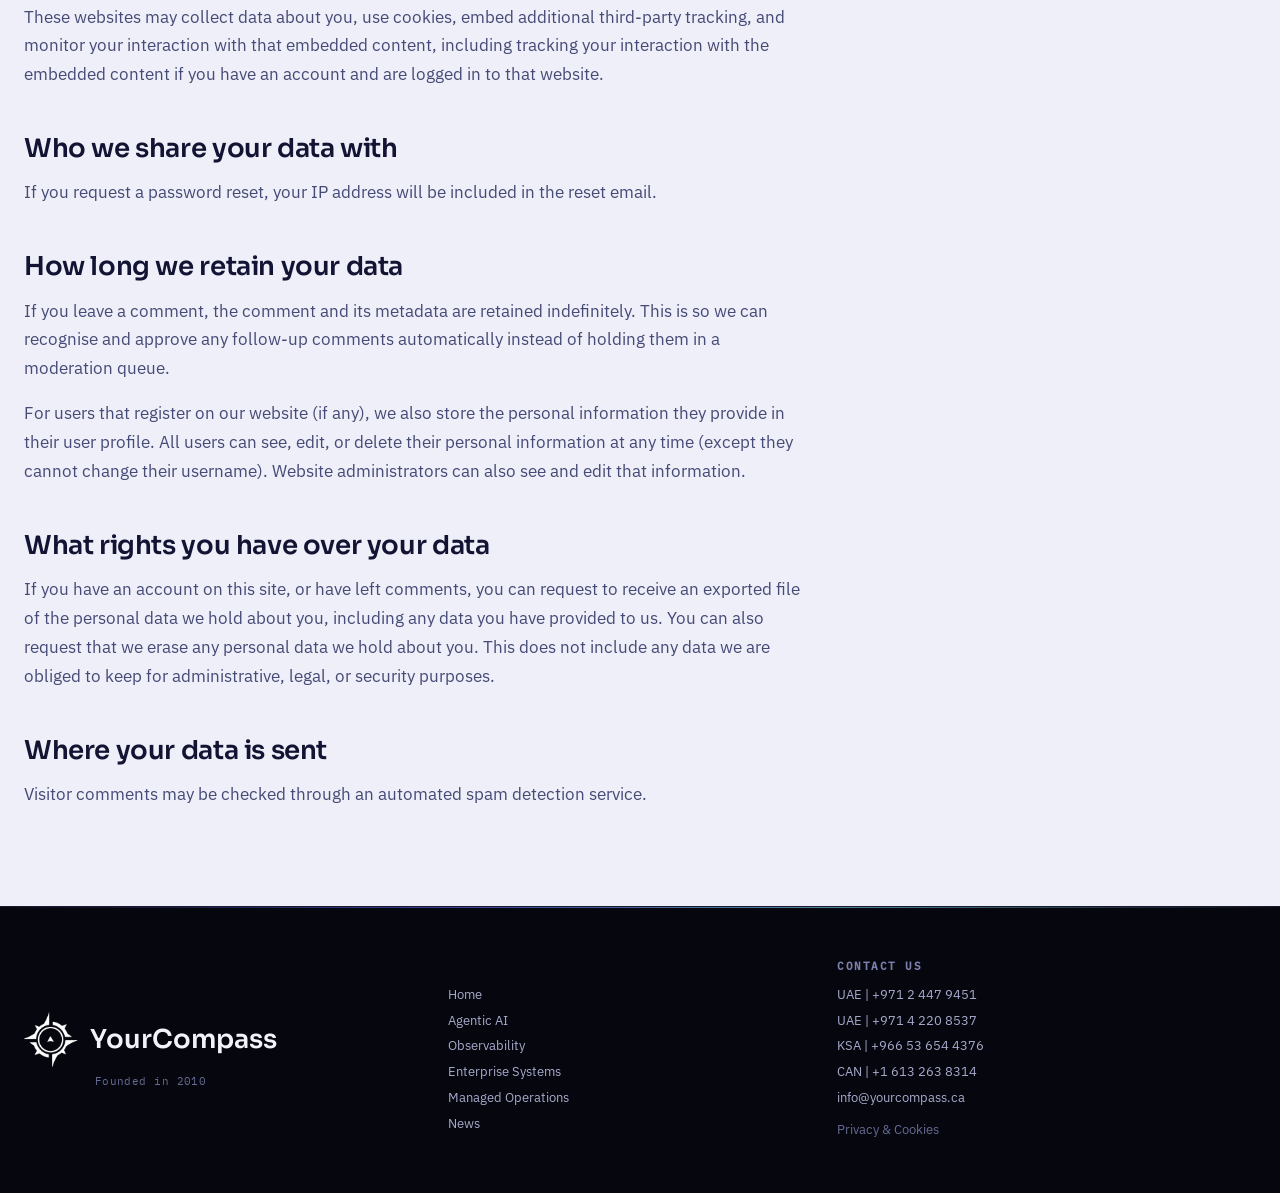
<file: privacy-cookies.html>
<!DOCTYPE html>
<html lang="en">
<head>
<meta charset="UTF-8">
<meta name="viewport" content="width=device-width, initial-scale=1.0">
<title>Privacy &amp; Cookies, YourCompass</title>
<meta name="description" content="How YourCompass handles personal data and cookies: what we collect, how long we retain it, and the rights you have over your data.">
<link rel="icon" type="image/png" href="assets/favicon-tab.png">
<link rel="stylesheet" href="css/fonts.css">
<link rel="stylesheet" href="assets/css/main.css">
<link rel="stylesheet" href="assets/privacy/privacy.css">
</head>
<body>
<div id="prog" aria-hidden="true"></div>

<div class="page">

    <header class="nav t-dark">
    <nav class="nav__inner">
      <a class="nav__brand" href="index.html">
        <img class="nav__logo" src="assets/logo.png" alt="YourCompass">
      </a>
      <div class="nav__spacer"></div>
      <div class="nav__links">
        <a class="nav__link" href="index.html">Home</a>
        <a class="nav__link" href="agentic-ai.html">Agentic AI</a>
        <a class="nav__link" href="observability.html">Observability</a>
        <a class="nav__link" href="enterprise-systems.html">Enterprise Systems</a>
        <a class="nav__link" href="managed-operations.html">Managed Operations</a>
        <a class="nav__link" href="news.html">News</a>
      </div>
      <button class="nav__burger" type="button" data-burger aria-expanded="false" aria-controls="mnav" aria-label="Menu">
        <svg data-burger-open width="26" height="26" viewBox="0 0 20 20" aria-hidden="true">
          <path d="M3 5.5 H17 M3 10 H17 M3 14.5 H17" stroke-width="1.7" stroke-linecap="round" fill="none"></path>
        </svg>
        <svg data-burger-close width="26" height="26" viewBox="0 0 20 20" aria-hidden="true" hidden>
          <path d="M5 5 L15 15 M15 5 L5 15" stroke-width="1.7" stroke-linecap="round" fill="none"></path>
        </svg>
      </button>
    </nav>
    <div class="nav__panel" id="mnav" data-mpanel hidden>
      <div class="nav__panel-inner">
        <a class="nav__panel-link" href="index.html"><span>Home</span><span>&rarr;</span></a>
        <a class="nav__panel-link" href="agentic-ai.html"><span>Agentic AI</span><span>&rarr;</span></a>
        <a class="nav__panel-link" href="observability.html"><span>Observability</span><span>&rarr;</span></a>
        <a class="nav__panel-link" href="enterprise-systems.html"><span>Enterprise Systems</span><span>&rarr;</span></a>
        <a class="nav__panel-link" href="managed-operations.html"><span>Managed Operations</span><span>&rarr;</span></a>
        <a class="nav__panel-link" href="news.html"><span>News</span><span>&rarr;</span></a>
      </div>
    </div>
  </header>

  <!-- ============ PC.1 HEADER ============ -->
  <section class="section t-dark legal-hero" data-screen-label="PC.1 Header">
    <div class="wrap">
      <div class="kicker" data-reveal>Legal</div>
      <h1 class="hero__h1" data-reveal>Privacy &amp; Cookies</h1>
    </div>
  </section>

  <!-- ============ PC.2 POLICY ============ -->
  <section class="section t-light legal-body" data-screen-label="PC.2 Policy">
    <div class="wrap">
      <div class="legal-prose">

        <h2>Who we are</h2>
        <p>Our website address is: <a href="https://yourcompass.ca/">https://yourcompass.ca/</a>.</p>

        <h2>Comments</h2>
        <p>When visitors leave comments on the site we collect the data shown in the comments form, and also the visitor's IP address and browser user agent string to help spam detection.</p>
        <p>An anonymised string created from your email address (also called a hash) may be provided to the Gravatar service to see if you are using it. The Gravatar service Privacy Policy is available here: <a href="https://automattic.com/privacy/">https://automattic.com/privacy/</a>. After approval of your comment, your profile picture is visible to the public in the context of your comment.</p>

        <h2>Media</h2>
        <p>If you upload images to the website, you should avoid uploading images with embedded location data (EXIF GPS) included. Visitors to the website can download and extract any location data from images on the website.</p>

        <h2>Cookies</h2>
        <p>If you leave a comment on our site you may opt in to saving your name, email address and website in cookies. These are for your convenience so that you do not have to fill in your details again when you leave another comment. These cookies will last for one year.</p>
        <p>If you visit our login page, we will set a temporary cookie to determine if your browser accepts cookies. This cookie contains no personal data and is discarded when you close your browser.</p>
        <p>When you log in, we will also set up several cookies to save your login information and your screen display choices. Login cookies last for two days, and screen options cookies last for a year. If you select "Remember Me", your login will persist for two weeks. If you log out of your account, the login cookies will be removed.</p>
        <p>If you edit or publish an article, an additional cookie will be saved in your browser. This cookie includes no personal data and simply indicates the post ID of the article you just edited. It expires after 1 day.</p>

        <h2>Embedded content from other websites</h2>
        <p>Articles on this site may include embedded content (e.g. videos, images, articles, etc.). Embedded content from other websites behaves in the exact same way as if the visitor has visited the other website.</p>
        <p>These websites may collect data about you, use cookies, embed additional third-party tracking, and monitor your interaction with that embedded content, including tracking your interaction with the embedded content if you have an account and are logged in to that website.</p>

        <h2>Who we share your data with</h2>
        <p>If you request a password reset, your IP address will be included in the reset email.</p>

        <h2>How long we retain your data</h2>
        <p>If you leave a comment, the comment and its metadata are retained indefinitely. This is so we can recognise and approve any follow-up comments automatically instead of holding them in a moderation queue.</p>
        <p>For users that register on our website (if any), we also store the personal information they provide in their user profile. All users can see, edit, or delete their personal information at any time (except they cannot change their username). Website administrators can also see and edit that information.</p>

        <h2>What rights you have over your data</h2>
        <p>If you have an account on this site, or have left comments, you can request to receive an exported file of the personal data we hold about you, including any data you have provided to us. You can also request that we erase any personal data we hold about you. This does not include any data we are obliged to keep for administrative, legal, or security purposes.</p>

        <h2>Where your data is sent</h2>
        <p>Visitor comments may be checked through an automated spam detection service.</p>

      </div>
    </div>
  </section>

  <footer class="footer">
    <div class="footer__grid">
      <div class="footer__brand">
        <a href="index.html">
          <span class="footer__brand-row">
            <img class="footer__logo-mark" src="assets/favicon.png" alt="YourCompass">
            <span class="footer__brand-name">YourCompass</span>
          </span>
          <span class="footer__brand-founded">Founded in 2010</span>
        </a>
      </div>
      <div class="footer__col">
        <span class="footer__col-hd footer__col-hd--hidden">Navigation</span>
        <div class="footer__links">
          <a href="index.html">Home</a>
          <a href="agentic-ai.html">Agentic AI</a>
          <a href="observability.html">Observability</a>
          <a href="enterprise-systems.html">Enterprise Systems</a>
          <a href="managed-operations.html">Managed Operations</a>
          <a href="news.html">News</a>
        </div>
      </div>
      <div class="footer__col">
        <span class="footer__col-hd">Contact Us</span>
        <div class="footer__contact">
          <a href="tel:+97124479451">UAE | +971 2 447 9451</a>
          <a href="tel:+97142208537">UAE | +971 4 220 8537</a>
          <a href="tel:+966536544376">KSA | +966 53 654 4376</a>
          <a href="tel:+16132638314">CAN | +1 613 263 8314</a>
          <a href="mailto:info@yourcompass.ca">info@yourcompass.ca</a>
          <a href="privacy-cookies.html" class="footer__privacy">Privacy &amp; Cookies</a>
        </div>
      </div>
    </div>
  </footer>

</div>
<script src="assets/js/main.js"></script>
<script src="assets/js/app.js"></script>
</body>
</html>
</file>
<file: css/fonts.css>
/* cyrillic-ext */
@font-face {
  font-family: 'IBM Plex Mono';
  font-style: normal;
  font-weight: 400;
  font-display: swap;
  src: url("../assets/fonts/ibmplexmono-400-cyrillic-ext.woff2") format('woff2');
  unicode-range: U+0460-052F, U+1C80-1C8A, U+20B4, U+2DE0-2DFF, U+A640-A69F, U+FE2E-FE2F;
}
/* cyrillic */
@font-face {
  font-family: 'IBM Plex Mono';
  font-style: normal;
  font-weight: 400;
  font-display: swap;
  src: url("../assets/fonts/ibmplexmono-400-cyrillic.woff2") format('woff2');
  unicode-range: U+0301, U+0400-045F, U+0490-0491, U+04B0-04B1, U+2116;
}
/* vietnamese */
@font-face {
  font-family: 'IBM Plex Mono';
  font-style: normal;
  font-weight: 400;
  font-display: swap;
  src: url("../assets/fonts/ibmplexmono-400-vietnamese.woff2") format('woff2');
  unicode-range: U+0102-0103, U+0110-0111, U+0128-0129, U+0168-0169, U+01A0-01A1, U+01AF-01B0, U+0300-0301, U+0303-0304, U+0308-0309, U+0323, U+0329, U+1EA0-1EF9, U+20AB;
}
/* latin-ext */
@font-face {
  font-family: 'IBM Plex Mono';
  font-style: normal;
  font-weight: 400;
  font-display: swap;
  src: url("../assets/fonts/ibmplexmono-400-latin-ext.woff2") format('woff2');
  unicode-range: U+0100-02BA, U+02BD-02C5, U+02C7-02CC, U+02CE-02D7, U+02DD-02FF, U+0304, U+0308, U+0329, U+1D00-1DBF, U+1E00-1E9F, U+1EF2-1EFF, U+2020, U+20A0-20AB, U+20AD-20C0, U+2113, U+2C60-2C7F, U+A720-A7FF;
}
/* latin */
@font-face {
  font-family: 'IBM Plex Mono';
  font-style: normal;
  font-weight: 400;
  font-display: swap;
  src: url("../assets/fonts/ibmplexmono-400-latin.woff2") format('woff2');
  unicode-range: U+0000-00FF, U+0131, U+0152-0153, U+02BB-02BC, U+02C6, U+02DA, U+02DC, U+0304, U+0308, U+0329, U+2000-206F, U+20AC, U+2122, U+2191, U+2193, U+2212, U+2215, U+FEFF, U+FFFD;
}
/* cyrillic-ext */
@font-face {
  font-family: 'IBM Plex Mono';
  font-style: normal;
  font-weight: 500;
  font-display: swap;
  src: url("../assets/fonts/ibmplexmono-500-cyrillic-ext.woff2") format('woff2');
  unicode-range: U+0460-052F, U+1C80-1C8A, U+20B4, U+2DE0-2DFF, U+A640-A69F, U+FE2E-FE2F;
}
/* cyrillic */
@font-face {
  font-family: 'IBM Plex Mono';
  font-style: normal;
  font-weight: 500;
  font-display: swap;
  src: url("../assets/fonts/ibmplexmono-500-cyrillic.woff2") format('woff2');
  unicode-range: U+0301, U+0400-045F, U+0490-0491, U+04B0-04B1, U+2116;
}
/* vietnamese */
@font-face {
  font-family: 'IBM Plex Mono';
  font-style: normal;
  font-weight: 500;
  font-display: swap;
  src: url("../assets/fonts/ibmplexmono-500-vietnamese.woff2") format('woff2');
  unicode-range: U+0102-0103, U+0110-0111, U+0128-0129, U+0168-0169, U+01A0-01A1, U+01AF-01B0, U+0300-0301, U+0303-0304, U+0308-0309, U+0323, U+0329, U+1EA0-1EF9, U+20AB;
}
/* latin-ext */
@font-face {
  font-family: 'IBM Plex Mono';
  font-style: normal;
  font-weight: 500;
  font-display: swap;
  src: url("../assets/fonts/ibmplexmono-500-latin-ext.woff2") format('woff2');
  unicode-range: U+0100-02BA, U+02BD-02C5, U+02C7-02CC, U+02CE-02D7, U+02DD-02FF, U+0304, U+0308, U+0329, U+1D00-1DBF, U+1E00-1E9F, U+1EF2-1EFF, U+2020, U+20A0-20AB, U+20AD-20C0, U+2113, U+2C60-2C7F, U+A720-A7FF;
}
/* latin */
@font-face {
  font-family: 'IBM Plex Mono';
  font-style: normal;
  font-weight: 500;
  font-display: swap;
  src: url("../assets/fonts/ibmplexmono-500-latin.woff2") format('woff2');
  unicode-range: U+0000-00FF, U+0131, U+0152-0153, U+02BB-02BC, U+02C6, U+02DA, U+02DC, U+0304, U+0308, U+0329, U+2000-206F, U+20AC, U+2122, U+2191, U+2193, U+2212, U+2215, U+FEFF, U+FFFD;
}
/* cyrillic-ext */
@font-face {
  font-family: 'IBM Plex Sans';
  font-style: normal;
  font-weight: 400;
  font-stretch: 100%;
  font-display: swap;
  src: url("../assets/fonts/ibmplexsans-cyrillic-ext.woff2") format('woff2');
  unicode-range: U+0460-052F, U+1C80-1C8A, U+20B4, U+2DE0-2DFF, U+A640-A69F, U+FE2E-FE2F;
}
/* cyrillic */
@font-face {
  font-family: 'IBM Plex Sans';
  font-style: normal;
  font-weight: 400;
  font-stretch: 100%;
  font-display: swap;
  src: url("../assets/fonts/ibmplexsans-cyrillic.woff2") format('woff2');
  unicode-range: U+0301, U+0400-045F, U+0490-0491, U+04B0-04B1, U+2116;
}
/* greek */
@font-face {
  font-family: 'IBM Plex Sans';
  font-style: normal;
  font-weight: 400;
  font-stretch: 100%;
  font-display: swap;
  src: url("../assets/fonts/ibmplexsans-greek.woff2") format('woff2');
  unicode-range: U+0370-0377, U+037A-037F, U+0384-038A, U+038C, U+038E-03A1, U+03A3-03FF;
}
/* vietnamese */
@font-face {
  font-family: 'IBM Plex Sans';
  font-style: normal;
  font-weight: 400;
  font-stretch: 100%;
  font-display: swap;
  src: url("../assets/fonts/ibmplexsans-vietnamese.woff2") format('woff2');
  unicode-range: U+0102-0103, U+0110-0111, U+0128-0129, U+0168-0169, U+01A0-01A1, U+01AF-01B0, U+0300-0301, U+0303-0304, U+0308-0309, U+0323, U+0329, U+1EA0-1EF9, U+20AB;
}
/* latin-ext */
@font-face {
  font-family: 'IBM Plex Sans';
  font-style: normal;
  font-weight: 400;
  font-stretch: 100%;
  font-display: swap;
  src: url("../assets/fonts/ibmplexsans-latin-ext.woff2") format('woff2');
  unicode-range: U+0100-02BA, U+02BD-02C5, U+02C7-02CC, U+02CE-02D7, U+02DD-02FF, U+0304, U+0308, U+0329, U+1D00-1DBF, U+1E00-1E9F, U+1EF2-1EFF, U+2020, U+20A0-20AB, U+20AD-20C0, U+2113, U+2C60-2C7F, U+A720-A7FF;
}
/* latin */
@font-face {
  font-family: 'IBM Plex Sans';
  font-style: normal;
  font-weight: 400;
  font-stretch: 100%;
  font-display: swap;
  src: url("../assets/fonts/ibmplexsans-latin.woff2") format('woff2');
  unicode-range: U+0000-00FF, U+0131, U+0152-0153, U+02BB-02BC, U+02C6, U+02DA, U+02DC, U+0304, U+0308, U+0329, U+2000-206F, U+20AC, U+2122, U+2191, U+2193, U+2212, U+2215, U+FEFF, U+FFFD;
}
/* cyrillic-ext */
@font-face {
  font-family: 'IBM Plex Sans';
  font-style: normal;
  font-weight: 500;
  font-stretch: 100%;
  font-display: swap;
  src: url("../assets/fonts/ibmplexsans-cyrillic-ext.woff2") format('woff2');
  unicode-range: U+0460-052F, U+1C80-1C8A, U+20B4, U+2DE0-2DFF, U+A640-A69F, U+FE2E-FE2F;
}
/* cyrillic */
@font-face {
  font-family: 'IBM Plex Sans';
  font-style: normal;
  font-weight: 500;
  font-stretch: 100%;
  font-display: swap;
  src: url("../assets/fonts/ibmplexsans-cyrillic.woff2") format('woff2');
  unicode-range: U+0301, U+0400-045F, U+0490-0491, U+04B0-04B1, U+2116;
}
/* greek */
@font-face {
  font-family: 'IBM Plex Sans';
  font-style: normal;
  font-weight: 500;
  font-stretch: 100%;
  font-display: swap;
  src: url("../assets/fonts/ibmplexsans-greek.woff2") format('woff2');
  unicode-range: U+0370-0377, U+037A-037F, U+0384-038A, U+038C, U+038E-03A1, U+03A3-03FF;
}
/* vietnamese */
@font-face {
  font-family: 'IBM Plex Sans';
  font-style: normal;
  font-weight: 500;
  font-stretch: 100%;
  font-display: swap;
  src: url("../assets/fonts/ibmplexsans-vietnamese.woff2") format('woff2');
  unicode-range: U+0102-0103, U+0110-0111, U+0128-0129, U+0168-0169, U+01A0-01A1, U+01AF-01B0, U+0300-0301, U+0303-0304, U+0308-0309, U+0323, U+0329, U+1EA0-1EF9, U+20AB;
}
/* latin-ext */
@font-face {
  font-family: 'IBM Plex Sans';
  font-style: normal;
  font-weight: 500;
  font-stretch: 100%;
  font-display: swap;
  src: url("../assets/fonts/ibmplexsans-latin-ext.woff2") format('woff2');
  unicode-range: U+0100-02BA, U+02BD-02C5, U+02C7-02CC, U+02CE-02D7, U+02DD-02FF, U+0304, U+0308, U+0329, U+1D00-1DBF, U+1E00-1E9F, U+1EF2-1EFF, U+2020, U+20A0-20AB, U+20AD-20C0, U+2113, U+2C60-2C7F, U+A720-A7FF;
}
/* latin */
@font-face {
  font-family: 'IBM Plex Sans';
  font-style: normal;
  font-weight: 500;
  font-stretch: 100%;
  font-display: swap;
  src: url("../assets/fonts/ibmplexsans-latin.woff2") format('woff2');
  unicode-range: U+0000-00FF, U+0131, U+0152-0153, U+02BB-02BC, U+02C6, U+02DA, U+02DC, U+0304, U+0308, U+0329, U+2000-206F, U+20AC, U+2122, U+2191, U+2193, U+2212, U+2215, U+FEFF, U+FFFD;
}
/* cyrillic-ext */
@font-face {
  font-family: 'IBM Plex Sans';
  font-style: normal;
  font-weight: 600;
  font-stretch: 100%;
  font-display: swap;
  src: url("../assets/fonts/ibmplexsans-cyrillic-ext.woff2") format('woff2');
  unicode-range: U+0460-052F, U+1C80-1C8A, U+20B4, U+2DE0-2DFF, U+A640-A69F, U+FE2E-FE2F;
}
/* cyrillic */
@font-face {
  font-family: 'IBM Plex Sans';
  font-style: normal;
  font-weight: 600;
  font-stretch: 100%;
  font-display: swap;
  src: url("../assets/fonts/ibmplexsans-cyrillic.woff2") format('woff2');
  unicode-range: U+0301, U+0400-045F, U+0490-0491, U+04B0-04B1, U+2116;
}
/* greek */
@font-face {
  font-family: 'IBM Plex Sans';
  font-style: normal;
  font-weight: 600;
  font-stretch: 100%;
  font-display: swap;
  src: url("../assets/fonts/ibmplexsans-greek.woff2") format('woff2');
  unicode-range: U+0370-0377, U+037A-037F, U+0384-038A, U+038C, U+038E-03A1, U+03A3-03FF;
}
/* vietnamese */
@font-face {
  font-family: 'IBM Plex Sans';
  font-style: normal;
  font-weight: 600;
  font-stretch: 100%;
  font-display: swap;
  src: url("../assets/fonts/ibmplexsans-vietnamese.woff2") format('woff2');
  unicode-range: U+0102-0103, U+0110-0111, U+0128-0129, U+0168-0169, U+01A0-01A1, U+01AF-01B0, U+0300-0301, U+0303-0304, U+0308-0309, U+0323, U+0329, U+1EA0-1EF9, U+20AB;
}
/* latin-ext */
@font-face {
  font-family: 'IBM Plex Sans';
  font-style: normal;
  font-weight: 600;
  font-stretch: 100%;
  font-display: swap;
  src: url("../assets/fonts/ibmplexsans-latin-ext.woff2") format('woff2');
  unicode-range: U+0100-02BA, U+02BD-02C5, U+02C7-02CC, U+02CE-02D7, U+02DD-02FF, U+0304, U+0308, U+0329, U+1D00-1DBF, U+1E00-1E9F, U+1EF2-1EFF, U+2020, U+20A0-20AB, U+20AD-20C0, U+2113, U+2C60-2C7F, U+A720-A7FF;
}
/* latin */
@font-face {
  font-family: 'IBM Plex Sans';
  font-style: normal;
  font-weight: 600;
  font-stretch: 100%;
  font-display: swap;
  src: url("../assets/fonts/ibmplexsans-latin.woff2") format('woff2');
  unicode-range: U+0000-00FF, U+0131, U+0152-0153, U+02BB-02BC, U+02C6, U+02DA, U+02DC, U+0304, U+0308, U+0329, U+2000-206F, U+20AC, U+2122, U+2191, U+2193, U+2212, U+2215, U+FEFF, U+FFFD;
}
/* latin-ext */
@font-face {
  font-family: 'Sora';
  font-style: normal;
  font-weight: 400;
  font-display: swap;
  src: url("../assets/fonts/sora-latin-ext.woff2") format('woff2');
  unicode-range: U+0100-02BA, U+02BD-02C5, U+02C7-02CC, U+02CE-02D7, U+02DD-02FF, U+0304, U+0308, U+0329, U+1D00-1DBF, U+1E00-1E9F, U+1EF2-1EFF, U+2020, U+20A0-20AB, U+20AD-20C0, U+2113, U+2C60-2C7F, U+A720-A7FF;
}
/* latin */
@font-face {
  font-family: 'Sora';
  font-style: normal;
  font-weight: 400;
  font-display: swap;
  src: url("../assets/fonts/sora-latin.woff2") format('woff2');
  unicode-range: U+0000-00FF, U+0131, U+0152-0153, U+02BB-02BC, U+02C6, U+02DA, U+02DC, U+0304, U+0308, U+0329, U+2000-206F, U+20AC, U+2122, U+2191, U+2193, U+2212, U+2215, U+FEFF, U+FFFD;
}
/* latin-ext */
@font-face {
  font-family: 'Sora';
  font-style: normal;
  font-weight: 500;
  font-display: swap;
  src: url("../assets/fonts/sora-latin-ext.woff2") format('woff2');
  unicode-range: U+0100-02BA, U+02BD-02C5, U+02C7-02CC, U+02CE-02D7, U+02DD-02FF, U+0304, U+0308, U+0329, U+1D00-1DBF, U+1E00-1E9F, U+1EF2-1EFF, U+2020, U+20A0-20AB, U+20AD-20C0, U+2113, U+2C60-2C7F, U+A720-A7FF;
}
/* latin */
@font-face {
  font-family: 'Sora';
  font-style: normal;
  font-weight: 500;
  font-display: swap;
  src: url("../assets/fonts/sora-latin.woff2") format('woff2');
  unicode-range: U+0000-00FF, U+0131, U+0152-0153, U+02BB-02BC, U+02C6, U+02DA, U+02DC, U+0304, U+0308, U+0329, U+2000-206F, U+20AC, U+2122, U+2191, U+2193, U+2212, U+2215, U+FEFF, U+FFFD;
}
/* latin-ext */
@font-face {
  font-family: 'Sora';
  font-style: normal;
  font-weight: 600;
  font-display: swap;
  src: url("../assets/fonts/sora-latin-ext.woff2") format('woff2');
  unicode-range: U+0100-02BA, U+02BD-02C5, U+02C7-02CC, U+02CE-02D7, U+02DD-02FF, U+0304, U+0308, U+0329, U+1D00-1DBF, U+1E00-1E9F, U+1EF2-1EFF, U+2020, U+20A0-20AB, U+20AD-20C0, U+2113, U+2C60-2C7F, U+A720-A7FF;
}
/* latin */
@font-face {
  font-family: 'Sora';
  font-style: normal;
  font-weight: 600;
  font-display: swap;
  src: url("../assets/fonts/sora-latin.woff2") format('woff2');
  unicode-range: U+0000-00FF, U+0131, U+0152-0153, U+02BB-02BC, U+02C6, U+02DA, U+02DC, U+0304, U+0308, U+0329, U+2000-206F, U+20AC, U+2122, U+2191, U+2193, U+2212, U+2215, U+FEFF, U+FFFD;
}
/* latin-ext */
@font-face {
  font-family: 'Sora';
  font-style: normal;
  font-weight: 700;
  font-display: swap;
  src: url("../assets/fonts/sora-latin-ext.woff2") format('woff2');
  unicode-range: U+0100-02BA, U+02BD-02C5, U+02C7-02CC, U+02CE-02D7, U+02DD-02FF, U+0304, U+0308, U+0329, U+1D00-1DBF, U+1E00-1E9F, U+1EF2-1EFF, U+2020, U+20A0-20AB, U+20AD-20C0, U+2113, U+2C60-2C7F, U+A720-A7FF;
}
/* latin */
@font-face {
  font-family: 'Sora';
  font-style: normal;
  font-weight: 700;
  font-display: swap;
  src: url("../assets/fonts/sora-latin.woff2") format('woff2');
  unicode-range: U+0000-00FF, U+0131, U+0152-0153, U+02BB-02BC, U+02C6, U+02DA, U+02DC, U+0304, U+0308, U+0329, U+2000-206F, U+20AC, U+2122, U+2191, U+2193, U+2212, U+2215, U+FEFF, U+FFFD;
}
</file>
<file: assets/css/main.css>
/* ============================================================
   assets/css/main.css
   Single shared stylesheet for every page: navigation, tokens,
   resets, buttons, section furniture, tone classes, and every
   component used by 2+ pages (including the practice-page
   template — obs-hero/obs-proof/obs-close — shared by
   Observability, Managed Services, and Enterprise).

   Merged from the legacy css/nav.css + css/styles.css. Nav rules
   are kept first to preserve the original cascade order (nav.css
   loaded before styles.css on every page previously).
   ============================================================ */

/* ---------- NAVIGATION (was css/nav.css) ---------- */

/* ============================================================
   THE NAVBAR — one definition, every page.

   This file is deliberately self-contained: it carries its own
   palette instead of reading the page's design tokens. That is what
   lets the AI Foundry page — which ships its own stylesheet and its
   own token names — render a navbar identical to the pages built on
   styles.css. Nothing here may reference a page-level variable.

   Two implementations of this bar is what caused it to drift: the
   nav jumped 249px sideways between pages and rendered at two
   different heights and font sizes. Keep it here, keep it alone.
   ============================================================ */

:root { --nav-h: 96px; }
@media (max-width: 560px) { :root { --nav-h: 84px; } }

/* fixed lifts the bar out of flow, so the body carries its height and
   anchor targets get scroll-padding — otherwise every #section lands under it */
body { padding-top: var(--nav-h); }
html { scroll-padding-top: calc(var(--nav-h) + 16px); }

.nav {
  /* the bar's own palette — the dark theme, on every page */
  --nav-surface: #0A0A18;
  --nav-card: #13142C;
  --nav-line: rgba(155, 160, 255, .13);
  --nav-chip-line: rgba(155, 160, 255, .26);
  --nav-fg: #F5F6FC;
  --nav-body: #B9BDDB;
  --nav-dim: #8388B2;
  --nav-sig: #5E63F2;
  --nav-sig2: #7479FF;
  --nav-soft: #9BA0FF;

  position: fixed;
  top: 0;
  left: 0;
  right: 0;
  z-index: 60;
  background: color-mix(in srgb, var(--nav-surface) 84%, transparent);
  backdrop-filter: blur(16px);
  -webkit-backdrop-filter: blur(16px);
  border-bottom: 1px solid transparent;
  transition: background .3s, border-color .3s, transform .35s ease, opacity .35s ease;
}
/* quiet at the top, solid with a hairline once scrolled */
.nav.scrolled {
  background: color-mix(in srgb, var(--nav-surface) 92%, transparent);
  border-bottom-color: var(--nav-line);
}

.nav__cta {
  transition: opacity .25s ease, transform .25s ease;
}

/* The nav CTA's visibility is JS-owned — it hides while the page's own CTA is
   on screen. On every page whose hero holds a [data-page-cta] (all but
   Foundry) the settled state at the top is *hidden*, so painting the markup's
   default of visible first made the button appear and then fade out on every
   nav-to-nav navigation. Keep it out of the first paint until main.js has
   measured and set .nav--cta-ready. Safe in both directions because main.js is
   a parser-blocking script at the end of <body>, so it always runs before the
   first paint (measured: cta-ready lands at or before firstPaint on every
   page) — the CTA is never missing from a frame it should have been in. The
   bar already hard-depends on main.js (the mobile panel is [hidden] in
   markup), so this adds no new way for the CTA to get stranded. */
.nav:not(.nav--cta-ready) .nav__cta {
  opacity: 0;
  pointer-events: none;
  transition: none;
}

/* first paint after the measurement lands: correct state, but not animated
   into — otherwise pages that should show the CTA fade it in on every load */
.nav--cta-boot .nav__cta { transition: none; }

.nav--cta-hidden .nav__cta {
  opacity: 0;
  transform: translateY(-6px);
  pointer-events: none;
}

@media (prefers-reduced-motion: reduce) {
.nav, .nav__cta { transition: none; }
}

.nav__inner {
  max-width: 1280px;
  margin: 0 auto;
  padding: 18px 24px;
  display: flex;
  align-items: center;
  gap: 16px;
  flex-wrap: wrap;
}

.nav__brand {
  display: flex;
  align-items: center;
  gap: 11px;
  color: var(--nav-fg);
}
.nav__brand:hover { color: var(--nav-fg); }

.nav__logo { height: 59px; width: auto; display: block; }
@media (max-width: 560px) { .nav__logo { height: 51px; } }

.nav__wordmark {
  font-family: 'Sora', sans-serif;
  font-weight: 600;
  font-size: 19px;
  letter-spacing: -.01em;
}

.nav__spacer { flex: 1; min-width: 8px; }

.nav__links {
  display: flex;
  align-items: center;
  gap: 19px;
  flex-wrap: wrap;
}

/* fixed px, never a token: styles.css re-declares its type scale as fluid
   clamps above 1500px, which silently inflated this to 19px */
.nav__link {
  position: relative;
  color: var(--nav-body);
  font-size: 16px;
  white-space: nowrap;
}
.nav__link:hover { color: var(--nav-fg); }
.nav__link--on { color: var(--nav-fg); }

.nav__link::after {
  content: "";
  position: absolute;
  left: 0; right: 100%; bottom: -4px;
  height: 1.5px;
  background: var(--nav-soft);
  transition: right .25s;
}
.nav__link:hover::after,
.nav__link--on::after { right: 0; }

.nav__cta {
  background: var(--nav-sig);
  color: #fff;
  font-size: 16px;
  font-weight: 600;
  padding: 10px 18px;
  border-radius: 10px;
  white-space: nowrap;
}
.nav__cta:hover { background: var(--nav-sig2); color: #fff; }

.nav__burger {
  display: none;
  width: 44px;
  height: 44px;
  border-radius: 12px;
  border: 1px solid var(--nav-chip-line);
  background: var(--nav-card);
  cursor: pointer;
  align-items: center;
  justify-content: center;
  padding: 0;
  flex-shrink: 0;
}
.nav__burger svg path { stroke: var(--nav-fg); }

/* the [hidden] attribute doesn't reliably switch display on SVG-namespaced
   elements in every engine — spell it out explicitly so the two icons
   never render on top of each other */
.nav__burger svg[hidden] { display: none; }

/* any author-level display (.btn is inline-flex, .bento children are grid
   items, …) outranks the UA sheet's [hidden] rule, so hidden elements kept
   rendering; this restores the attribute's meaning everywhere */
[hidden] { display: none !important; }

.nav__panel {
  position: absolute;
  top: 100%;
  left: 0;
  right: 0;
  background: color-mix(in srgb, var(--nav-surface) 97%, transparent);
  backdrop-filter: blur(18px);
  -webkit-backdrop-filter: blur(18px);
  border-bottom: 1px solid var(--nav-line);
  box-shadow: 0 28px 56px rgba(0, 0, 0, .3);
  max-height: calc(100vh - var(--nav-h));
  overflow: auto;
}
.nav__panel[hidden] { display: none; }

.nav__panel-inner {
  max-width: 1280px;
  margin: 0 auto;
  padding: 6px 24px 22px;
  display: flex;
  flex-direction: column;
}

.nav__panel-link {
  display: flex;
  align-items: center;
  justify-content: space-between;
  gap: 12px;
  padding: 15px 2px;
  border-bottom: 1px solid var(--nav-line);
  color: var(--nav-fg);
  font-size: 16px;
  font-weight: 500;
}
.nav__panel-link span:last-child { color: var(--nav-dim); }

.nav__panel-cta {
  margin-top: 16px;
  background: var(--nav-sig);
  color: #fff;
  font-weight: 600;
  font-size: 16px;
  padding: 14px;
  border-radius: 999px;
  text-align: center;
}
.nav__panel-cta:hover { background: var(--nav-sig2); color: #fff; }

/* the links collapse into the burger panel */
@media (max-width: 1180px) {
  .nav__links { display: none; }
  .nav__burger { display: inline-flex; }
}

/* On wide screens styles.css widens its containers to 80vw. The bar has to
   track that, or it lines up with the page on four pages and floats inboard
   on the AI Foundry page, which doesn't load styles.css. */
@media (min-width: 1500px) {
  .nav__inner,
  .nav__panel-inner { max-width: 80vw; }
}

/* ---------- BASE / TOKENS / SHARED COMPONENTS (was css/styles.css) ---------- */

:root {
  
  --fs-2xs: 12px;    
  --fs-xs: 13px;     
  --fs-sm: 14px;     
  --fs-sm2: 15px;    
  --fs-base: 16px;   

  --sig: #5E63F2;        
  --sig2: #7479FF;       
  --soft: #9BA0FF;       
  --ice: #7BD4F5;        

  --ink: #0A0A18;        
  --ink-deep: #06060F;   
  --paper: #EEEFF8;
}

.t-light {
  --surface: #EEEFF8;
  --card: #FFFFFF;
  --card-line: rgba(27, 28, 154, .12);
  --line: rgba(27, 28, 154, .12);
  --rule: rgba(27, 28, 154, .22);
  --fg: #131433;
  --body: #454A76;
  --strong: #282A57;
  --muted: #62678F;
  --dim: #7E83AA;
  --accent: var(--sig);
  --chip-line: rgba(27, 28, 154, .18);
  --warn-fg: #8A6410;
  --warn-bg: #FDF3DE;
  --warn-line: #E0B45C;
  --ok-fg: #1B7A4E;
  --ok-bg: #E6F6EE;
  --ok-line: #ABE3C6;
}

.t-white {
  --surface: #FFFFFF;
  --card: #EEEFF8;
  --card-line: rgba(27, 28, 154, .12);
  --line: rgba(27, 28, 154, .12);
  --rule: rgba(27, 28, 154, .22);
  --fg: #131433;
  --body: #454A76;
  --strong: #282A57;
  --muted: #62678F;
  --dim: #7E83AA;
  --accent: var(--sig);
  --chip-line: rgba(27, 28, 154, .18);
  --warn-fg: #8A6410;
  --warn-bg: #FDF3DE;
  --warn-line: #E0B45C;
  --ok-fg: #1B7A4E;
  --ok-bg: #E6F6EE;
  --ok-line: #ABE3C6;
}

.t-dark {
  --surface: #0A0A18;
  --card: #13142C;
  --card-line: rgba(155, 160, 255, .13);
  --line: rgba(155, 160, 255, .13);
  --rule: rgba(155, 160, 255, .26);
  --fg: #F5F6FC;
  --body: #B9BDDB;
  --strong: #E2E4F7;
  --muted: #9EA3C8;
  --dim: #8388B2;
  --accent: var(--soft);
  --chip-line: rgba(155, 160, 255, .26);
  --warn-fg: #F2B95C;
  --warn-bg: rgba(242, 185, 92, .12);
  --warn-line: rgba(242, 185, 92, .5);
  --ok-fg: #5BE8A8;
  --ok-bg: rgba(91, 232, 168, .12);
  --ok-line: rgba(91, 232, 168, .38);
}

.t-deep {
  --surface: #06060F;
  --card: #101126;
  --card-line: rgba(155, 160, 255, .13);
  --line: rgba(155, 160, 255, .13);
  --rule: rgba(155, 160, 255, .26);
  --fg: #F5F6FC;
  --body: #B9BDDB;
  --strong: #E2E4F7;
  --muted: #9EA3C8;
  --dim: #8388B2;
  --accent: var(--soft);
  --chip-line: rgba(155, 160, 255, .26);
  --warn-fg: #F2B95C;
  --warn-bg: rgba(242, 185, 92, .12);
  --warn-line: rgba(242, 185, 92, .5);
  --ok-fg: #5BE8A8;
  --ok-bg: rgba(91, 232, 168, .12);
  --ok-line: rgba(91, 232, 168, .38);
}

* { box-sizing: border-box; }

html { scroll-behavior: smooth; }

body {
  margin: 0;
  font-family: "IBM Plex Sans", system-ui, sans-serif;
  color: var(--ink);
  background: var(--ink);
  -webkit-font-smoothing: antialiased;
}

a { color: var(--sig); text-decoration: none; }

a:hover { color: var(--sig2); }

::selection { background: var(--sig); color: #fff; }

:focus-visible { outline: 2px solid var(--sig); outline-offset: 3px; border-radius: 4px; }

.page { overflow-x: hidden; }

.mono {
  font-family: "IBM Plex Mono", monospace;
}

.display {
  font-family: "Sora", sans-serif;
  letter-spacing: -.02em;
}

.sr-only {
  position: absolute;
  width: 1px;
  height: 1px;
  overflow: hidden;
  clip: rect(0 0 0 0);
  white-space: nowrap;
}

@keyframes ycRise { from { opacity: 0; transform: translateY(16px); } to { opacity: 1; transform: none; } }

@keyframes v4Spin { to { transform: rotate(360deg); } }

@keyframes v4Pulse { 0%, 100% { opacity: .35; } 50% { opacity: 1; } }

@keyframes v4Dash { to { stroke-dashoffset: -34; } }

@keyframes v4Marquee { to { transform: translateX(-50%); } }

@keyframes v4Breathe { 0%, 100% { transform: scale(1); opacity: .5; } 50% { transform: scale(1.12); opacity: .15; } }

@keyframes ycStageIn { from { opacity: 0; transform: translateY(10px); } to { opacity: 1; transform: none; } }

@keyframes v4Travel { 0% { offset-distance: 0%; opacity: 0; } 6% { opacity: 1; } 42% { offset-distance: 100%; opacity: 1; } 48%, 100% { offset-distance: 100%; opacity: 0; } }

@keyframes v4ChipPing { 0% { transform: scale(1); opacity: .5; } 70%, 100% { transform: scale(1.28); opacity: 0; } }

@keyframes v4Cell { 0%, 100% { opacity: .1; } 50% { opacity: .7; } }

@keyframes v4ScA { 0% { opacity: 1; } 22% { opacity: 1; } 25% { opacity: 0; } 97% { opacity: 0; } 100% { opacity: 1; } }

@keyframes v4ScB { 0%, 22% { opacity: 0; } 25% { opacity: 1; } 47% { opacity: 1; } 50% { opacity: 0; } 100% { opacity: 0; } }

@keyframes v4ScC { 0%, 47% { opacity: 0; } 50% { opacity: 1; } 72% { opacity: 1; } 75% { opacity: 0; } 100% { opacity: 0; } }

@keyframes v4ScD { 0%, 72% { opacity: 0; } 75% { opacity: 1; } 97% { opacity: 1; } 100% { opacity: 0; } }

@keyframes v4Bar { 0%, 100% { transform: scaleY(.45); } 50% { transform: scaleY(1); } }

@keyframes v4Fill { 0%, 100% { transform: scaleX(.35); } 50% { transform: scaleX(.92); } }

.section {
  position: relative;
  background: var(--surface);
  overflow: hidden;
}

.wrap {
  max-width: 1280px;
  margin: 0 auto;
  padding: 0 24px;
}

.kicker {
  font-family: "IBM Plex Mono", monospace;
  font-size: var(--fs-xs);
  letter-spacing: .2em;
  text-transform: uppercase;
  color: var(--accent);
  margin-bottom: 18px;
}

.h2 {
  font-family: "Sora", sans-serif;
  font-weight: 600;
  color: var(--fg);
  font-size: clamp(30px, 4.2vw, 54px);
  line-height: 1.05;
  letter-spacing: -.02em;
  margin: 0;
  text-wrap: balance;
}

.card {
  background: var(--card);
  border: 1px solid var(--card-line);
  border-radius: 20px;
}

.card--solid {
  background: var(--surface);
  border-color: var(--surface);
}

.btn-primary {
  background: var(--sig);
  color: #fff;
  font-weight: 600;
  font-size: var(--fs-base);
  padding: 14px 26px;
  border-radius: 12px;
  position: relative;
  overflow: hidden;
  box-shadow: 0 8px 30px -8px rgba(94, 99, 242, .55);
  transition: transform .25s, background .25s, box-shadow .25s;
}

.btn-primary::after {
  content: "";
  position: absolute;
  inset: 0;
  background: linear-gradient(110deg, transparent 30%, rgba(255, 255, 255, .25) 50%, transparent 70%);
  transform: translateX(-110%);
  transition: transform .6s;
}

.btn-primary:hover::after { transform: translateX(110%); }

.btn-primary:hover {
  background: var(--sig2);
  color: #fff;
  transform: translateY(-2px);
  box-shadow: 0 14px 40px -10px rgba(94, 99, 242, .7);
}

.btn-primary--lg {
  padding: 20px 38px;
  font-size: clamp(17px, 1.3vw, 19px);
  border-radius: 14px;
}

.btn-ghost {
  border: 1px solid var(--rule);
  color: var(--fg);
  font-weight: 500;
  font-size: var(--fs-base);
  padding: 14px 26px;
  border-radius: 12px;
  transition: border-color .25s, color .25s, background .25s;
}

.btn-ghost:hover { border-color: var(--soft); color: var(--fg); background: var(--card); }

.hero__inner {
  max-width: 1280px;
  margin: 0 auto;
  padding: clamp(64px, 8.5vw, 120px) 24px clamp(60px, 8vw, 104px);
  position: relative;
}

.hero__copy {
  max-width: 940px;
  margin: 0 auto;
  text-align: center;
  animation: ycRise .7s ease both;
}

.hero__eyebrow {
  font-family: "IBM Plex Mono", monospace;
  font-size: 13px;
  letter-spacing: .2em;
  text-transform: uppercase;
  color: var(--muted);
  margin-bottom: 26px;
  display: inline-flex;
  align-items: center;
  gap: 10px;
}

.hero__eyebrow-dot {
  width: 7px;
  height: 7px;
  border-radius: 50%;
  background: var(--sig);
  animation: v4Pulse 3s ease-in-out infinite;
}

.hero__h1 {
  font-family: "Sora", sans-serif;
  font-weight: 600;
  color: var(--fg);
  
  font-size: clamp(34px, 5.2vw, 58px);
  line-height: 1.08;
  letter-spacing: -.035em;
  margin: 0 0 24px;
  text-wrap: balance;
}

.hero__h1[hidden] { display: none; }

.hero__h1--b { font-size: clamp(40px, 6.2vw, 82px); }

.hero__h1--c { font-size: clamp(42px, 6.6vw, 88px); }

.hero__h1 em { font-style: normal; color: var(--accent); }

.hero__drafts {
  display: flex;
  align-items: center;
  justify-content: center;
  gap: 8px;
  flex-wrap: wrap;
  margin-bottom: 26px;
}

.draft-chip {
  font-family: "IBM Plex Mono", monospace;
  font-size: var(--fs-2xs);
  letter-spacing: .1em;
  padding: 7px 14px;
  border-radius: 999px;
  cursor: pointer;
  transition: all .2s;
  border: 1px solid var(--chip-line);
  background: transparent;
  color: var(--body);
}

.draft-chip[aria-pressed="true"] {
  border-color: var(--sig);
  background: var(--sig);
  color: #fff;
}

.hero__sub {
  color: var(--body);
  font-size: clamp(16px, 1.6vw, 19px);
  line-height: 1.6;
  max-width: 660px;
  margin: 0 auto 34px;
}

.hero__ctas {
  display: flex;
  gap: 14px;
  flex-wrap: wrap;
  justify-content: center;
  margin-bottom: 34px;
}

.hero__proof {
  font-family: "IBM Plex Mono", monospace;
  font-size: var(--fs-xs);
  letter-spacing: .05em;
  color: var(--muted);
  margin: 0;
}

.hero__pillars {
  margin-top: clamp(40px, 5vw, 64px);
  border-top: 1px solid var(--line);
  padding-top: clamp(20px, 2.6vw, 28px);
  display: grid;
  grid-template-columns: repeat(auto-fit, minmax(200px, 1fr));
  gap: 12px;
  animation: ycRise 1.1s ease both;
  position: relative;
}

.pillar {
  position: relative;
  overflow: hidden;
  background: var(--card);
  backdrop-filter: blur(4px);
  -webkit-backdrop-filter: blur(4px);
  border: 1px solid var(--card-line);
  border-radius: 14px;
  padding: 20px 18px 18px;
  transition: transform .35s cubic-bezier(.16, .84, .44, 1), border-color .3s ease, box-shadow .35s ease;
}

.pillar::before {
  content: "";
  position: absolute;
  top: 0;
  left: 0;
  right: 0;
  height: 2px;
  background: var(--accent);
  transform: scaleX(0);
  transform-origin: left;
  transition: transform .45s cubic-bezier(.16, .84, .44, 1);
}

.pillar:hover {
  transform: translateY(-3px);
  border-color: color-mix(in srgb, var(--accent) 40%, var(--card-line));
  box-shadow: 0 18px 40px rgba(15, 27, 36, .10);
}

.pillar:hover::before { transform: scaleX(1); }

.pillar__idx {
  position: absolute;
  top: 18px;
  right: 18px;
  font-family: "IBM Plex Mono", monospace;
  font-size: var(--fs-2xs);
  letter-spacing: .16em;
  color: var(--dim);
  transition: color .3s ease;
}

.pillar:hover .pillar__idx { color: var(--accent); }

.pillar__label {
  font-family: "Sora", sans-serif;
  font-weight: 600;
  font-size: var(--fs-base);
  letter-spacing: -.01em;
  color: var(--fg);
  margin-bottom: 8px;
}

.pillar__text {
  color: var(--body);
  font-size: var(--fs-sm);
  line-height: 1.55;
  margin: 0;
  max-width: 30ch;
}

@media (prefers-reduced-motion: reduce) {
.pillar { transition: none; }
}

@media (prefers-reduced-motion: reduce) {
.pillar:hover { transform: none; }
}

@media (prefers-reduced-motion: reduce) {
.pillar::before { transition: none; }
}

.t-dark .hero-orn,
.t-deep .hero-orn {
  --orn-line: var(--ice);
  --orn-line-soft: rgba(123, 212, 245, .42);
  --orn-fill: rgba(123, 212, 245, .05);
  --orn-panel: rgba(155, 160, 255, .07);
  --orn-node: #9BA0FF;
}

.orn-cell {
  opacity: .1;
  animation: v4Cell 2.8s ease-in-out infinite;
}

.orn-cell--accent { fill: var(--accent); }

.orn-cell--node { fill: var(--orn-node); }

.reframe .kicker { margin-bottom: 10px; }

.services {
  position: relative;
  margin-top: clamp(64px, 7vw, 104px);
}

.services__head {
  display: flex;
  align-items: center;
  justify-content: center;
  gap: clamp(14px, 2vw, 26px);
  margin-bottom: clamp(34px, 3.6vw, 52px);
}

.services__rule {
  height: 1px;
  flex: 1 1 auto;
  max-width: 180px;
  background: linear-gradient(90deg, transparent, var(--rule));
}

.services__rule:last-child {
  background: linear-gradient(90deg, var(--rule), transparent);
}

.services__eyebrow {
  display: inline-flex;
  align-items: center;
  gap: 10px;
  flex: 0 0 auto;
  font-family: "IBM Plex Mono", monospace;
  font-size: var(--fs-xs);
  letter-spacing: .2em;
  text-transform: uppercase;
  color: var(--accent);
}

.services__mark { fill: var(--accent); flex: 0 0 auto; }

.services__grid {
  display: grid;
  grid-template-columns: 1fr;
  gap: clamp(16px, 1.6vw, 22px);
}

@media (min-width: 820px) {
.services__grid { grid-template-columns: repeat(2, 1fr); }
}

.service {
  position: relative;
  isolation: isolate;
  overflow: hidden;
  padding: clamp(28px, 2.6vw, 40px);
  border: 1px solid var(--card-line);
  border-radius: 20px;
  background:
    linear-gradient(180deg, color-mix(in srgb, var(--fg) 5%, transparent), transparent 55%),
    var(--card);
  transition: transform .4s cubic-bezier(.16, .84, .44, 1), border-color .3s ease, box-shadow .4s ease;
}

.service::before {
  content: "";
  position: absolute;
  inset: 0;
  z-index: -1;
  background: radial-gradient(120% 80% at 0% 0%, color-mix(in srgb, var(--accent) 13%, transparent), transparent 62%);
  opacity: 0;
  transition: opacity .4s ease;
}

.service:hover {
  transform: translateY(-4px);
  border-color: color-mix(in srgb, var(--accent) 45%, var(--card-line));
  box-shadow: 0 26px 60px rgba(0, 0, 0, .28);
}

.service:hover::before { opacity: 1; }

.service__top {
  display: flex;
  align-items: center;
  justify-content: space-between;
  gap: 16px;
  padding-bottom: clamp(20px, 2vw, 26px);
  margin-bottom: clamp(20px, 2vw, 26px);
  border-bottom: 1px solid var(--card-line);
}

.service__glyph {
  width: 30px;
  height: 30px;
  fill: none;
  stroke: var(--dim);
  stroke-width: 1.4;
  stroke-linecap: round;
  stroke-linejoin: round;
  transition: stroke .3s ease, transform .5s cubic-bezier(.16, .84, .44, 1);
}

.service:hover .service__glyph {
  stroke: var(--accent);
  transform: translateY(-2px);
}

.service__num {
  font-family: "IBM Plex Mono", monospace;
  font-size: var(--fs-2xs);
  letter-spacing: .18em;
  color: var(--dim);
  transition: color .3s ease;
}

.service:hover .service__num { color: var(--accent); }

.service--flagship { border-color: color-mix(in srgb, var(--accent) 32%, var(--card-line)); }

.service__name {
  font-family: "Sora", sans-serif;
  font-weight: 600;
  color: var(--fg);
  font-size: clamp(19px, 1.6vw, 23px);
  line-height: 1.22;
  letter-spacing: -.015em;
  margin: 0 0 14px;
  text-wrap: balance;
}

.service__desc {
  color: var(--body);
  font-size: var(--fs-sm2);
  line-height: 1.7;
  margin: 0;
  max-width: 46ch;
}

@media (prefers-reduced-motion: reduce) {
.service,
  .service__glyph { transition: none; }
}

@media (prefers-reduced-motion: reduce) {
.service:hover { transform: none; }
}

@media (prefers-reduced-motion: reduce) {
.service:hover .service__glyph { transform: none; }
}

.journey__grid {
  position: relative;
  display: grid;
  grid-template-columns: repeat(auto-fit, minmax(260px, 1fr));
  gap: 20px;
  margin-bottom: clamp(36px, 4.5vw, 52px);
}

.journey__thread {
  position: absolute;
  left: 4%;
  right: 4%;
  top: 33px;
  height: 1px;
  background: repeating-linear-gradient(90deg, var(--rule) 0 6px, transparent 6px 14px);
}

.journey__card {
  position: relative;
  padding: 30px;
  transition: transform .25s, box-shadow .25s;
}

.journey__card:hover {
  transform: translateY(-5px);
  box-shadow: 0 22px 44px rgba(0, 0, 0, .18);
}

.journey__num {
  width: 66px;
  height: 66px;
  border-radius: 50%;
  background: var(--surface);
  border: 1px solid var(--line);
  display: flex;
  align-items: center;
  justify-content: center;
  font-family: "IBM Plex Mono", monospace;
  font-size: var(--fs-sm);
  color: var(--accent);
  margin-bottom: 18px;
}

.journey__card--accent .journey__num {
  background: color-mix(in srgb, var(--sig) 16%, var(--surface));
  border-color: color-mix(in srgb, var(--sig) 45%, transparent);
}

.journey__card h3 {
  font-family: "Sora", sans-serif;
  font-weight: 600;
  font-size: 21px;
  color: var(--fg);
  margin: 0 0 10px;
}

.journey__card p {
  color: var(--body);
  font-size: var(--fs-sm2);
  line-height: 1.65;
  margin: 0 0 14px;
}

.journey__card p:last-child { margin-bottom: 0; }

.journey__link { color: var(--accent); font-size: var(--fs-sm2); font-weight: 600; }

.journey__link:hover { color: var(--fg); }

.journey__quote {
  margin: 0;
  max-width: 860px;
  border-left: 2px solid var(--sig);
  padding: 6px 0 6px 26px;
}

.journey__quote p {
  font-family: "Sora", sans-serif;
  font-weight: 500;
  font-size: clamp(17px, 1.9vw, 22px);
  line-height: 1.55;
  color: var(--strong);
  margin: 0;
}

.compass {
  border-top: 1px solid var(--line);
  padding: clamp(76px, 10vw, 132px) 0;
}

.compass__head {
  max-width: 720px;
  margin: 0 auto clamp(20px, 3vw, 36px);
  text-align: center;
}

.compass__head .h2 { margin-bottom: 14px; }

.bearing {
  position: absolute;
  transform: translate(-50%, -50%);
  width: 230px;
  text-align: left;
  cursor: pointer;
  background: var(--card);
  border: 1px solid var(--card-line);
  border-radius: 16px;
  padding: 18px 20px;
  box-shadow: 0 6px 18px rgba(0, 0, 0, .12);
  transition: all .25s;
  font-family: inherit;
}

.bearing[aria-pressed="true"] {
  background: var(--surface);
  border-color: var(--sig);
  box-shadow: 0 18px 44px rgba(0, 0, 0, .3);
}

.bearing__tag {
  display: block;
  font-family: "IBM Plex Mono", monospace;
  font-size: var(--fs-2xs);
  letter-spacing: .16em;
  color: var(--dim);
  margin-bottom: 8px;
}

.bearing[aria-pressed="true"] .bearing__tag { color: var(--accent); }

.bearing__label {
  display: block;
  font-family: "Sora", sans-serif;
  font-weight: 600;
  font-size: 18px;
  color: var(--fg);
  line-height: 1.2;
}

.method__grid {
  display: grid;
  grid-template-columns: repeat(auto-fit, minmax(300px, 1fr));
  gap: clamp(30px, 4vw, 56px);
  align-items: center;
  position: relative;
}

.method__h2 { margin-bottom: 18px; }

.method__note {
  background: var(--card);
  border: 1px solid var(--card-line);
  border-radius: 16px;
  padding: 20px 22px;
  margin-bottom: 22px;
}

.method__note-kicker {
  font-family: "IBM Plex Mono", monospace;
  font-size: var(--fs-2xs);
  letter-spacing: .16em;
  color: var(--accent);
  margin-bottom: 8px;
}

.method__note p { color: var(--strong); font-size: var(--fs-base); line-height: 1.6; margin: 0; }

.method__cta-row { display: flex; align-items: center; gap: 12px; flex-wrap: wrap; }

.method__cta-row > span:first-child { color: var(--fg); font-size: var(--fs-sm2); font-weight: 600; }

.method__rail-head {
  display: flex;
  align-items: baseline;
  justify-content: space-between;
  gap: 12px;
  margin-bottom: 14px;
}

.method__rail-head span {
  font-family: "IBM Plex Mono", monospace;
  font-size: var(--fs-2xs);
  letter-spacing: .16em;
  color: var(--dim);
}

.method__steps {
  display: flex;
  flex-direction: column;
  border-top: 1px solid var(--line);
}

.mstep {
  display: block;
  width: 100%;
  text-align: left;
  font-family: inherit;
  background: transparent;
  border: none;
  border-bottom: 1px solid var(--line);
  border-left: 2px solid transparent;
  padding: 13px 16px 13px 18px;
  cursor: pointer;
  transition: background .25s, border-color .25s;
}

.mstep[aria-selected="true"] {
  background: color-mix(in srgb, var(--fg) 5%, transparent);
  border-left-color: var(--sig);
}

.mstep__row { display: flex; align-items: baseline; gap: 14px; }

.mstep__num {
  font-family: "IBM Plex Mono", monospace;
  font-size: var(--fs-2xs);
  letter-spacing: .08em;
  color: var(--dim);
  flex-shrink: 0;
  transition: color .25s;
}

.mstep[aria-selected="true"] .mstep__num { color: var(--accent); }

.mstep__title {
  font-family: "Sora", sans-serif;
  font-weight: 600;
  font-size: 17px;
  letter-spacing: -.01em;
  color: var(--muted);
  transition: color .25s;
}

.mstep[aria-selected="true"] .mstep__title { color: var(--fg); }

.mstep__meta {
  margin-left: auto;
  font-family: "IBM Plex Mono", monospace;
  font-size: var(--fs-2xs);
  letter-spacing: .16em;
  color: var(--dim);
  transition: color .25s;
}

.mstep[aria-selected="true"] .mstep__meta { color: var(--accent); }

.mstep__reveal {
  display: grid;
  grid-template-rows: 0fr;
  transition: grid-template-rows .45s cubic-bezier(.16, .84, .44, 1);
}

.mstep[aria-selected="true"] .mstep__reveal { grid-template-rows: 1fr; }

.mstep__clip { display: block; overflow: hidden; min-height: 0; }

.mstep__desc {
  display: block;
  padding: 7px 0 2px 27px;
  color: var(--body);
  font-size: var(--fs-sm2);
  line-height: 1.6;
  opacity: 0;
  transition: opacity .4s ease .1s;
}

.mstep[aria-selected="true"] .mstep__desc { opacity: 1; }

.method__foot {
  font-family: "IBM Plex Mono", monospace;
  font-size: var(--fs-2xs);
  letter-spacing: .06em;
  color: var(--dim);
  margin: 14px 0 0;
}

.demo__dot {
  width: 30px;
  height: 12px;
  border-radius: 99px;
  border: none;
  cursor: pointer;
  padding: 0;
  transition: background .2s;
  background: var(--rule);
}

.demo__dot[aria-current="true"] { background: var(--sig); }

.showcase__head .kicker { margin-bottom: 14px; }

.stage__scrim {
  position: absolute;
  left: 0;
  right: 0;
  bottom: 0;
  height: 64%;
  background: linear-gradient(180deg, transparent, rgba(7, 13, 18, .9));
  pointer-events: none;
}

.stage__tag {
  position: absolute;
  top: clamp(14px, 2vw, 22px);
  left: clamp(14px, 2vw, 24px);
  font-family: "IBM Plex Mono", monospace;
  font-size: var(--fs-2xs);
  letter-spacing: .16em;
  color: #A7ABCB;
  background: rgba(11, 20, 27, .55);
  border: 1px solid rgba(242, 245, 247, .14);
  border-radius: 6px;
  padding: 5px 10px;
}

.stage__len {
  position: absolute;
  top: clamp(14px, 2vw, 22px);
  right: clamp(14px, 2vw, 24px);
  font-family: "IBM Plex Mono", monospace;
  font-size: var(--fs-2xs);
  letter-spacing: .08em;
  color: #F2F3FA;
  background: rgba(11, 20, 27, .66);
  border: 1px solid rgba(242, 245, 247, .14);
  border-radius: 6px;
  padding: 5px 10px;
}

.stage__meta {
  position: absolute;
  left: clamp(16px, 2.6vw, 32px);
  right: clamp(16px, 2.6vw, 32px);
  bottom: clamp(16px, 2.6vw, 30px);
  display: flex;
  align-items: flex-end;
  justify-content: space-between;
  gap: 18px;
}

.stage__meta-copy { max-width: 720px; min-width: 0; }

.stage__cta {
  color: #F2F3FA;
  font-size: var(--fs-sm2);
  font-weight: 600;
  border: 1px solid rgba(242, 245, 247, .3);
  border-radius: 999px;
  padding: 11px 20px;
  white-space: nowrap;
  display: inline-flex;
  flex-shrink: 0;
}

.stage__cta:hover { border-color: #F2F3FA; color: #F2F3FA; }

.showfilter__chip {
  display: inline-flex;
  align-items: center;
  gap: 8px;
  padding: 9px 15px;
  border: 1px solid var(--card-line);
  border-radius: 999px;
  background: var(--card);
  color: var(--body);
  font-family: inherit;
  font-size: var(--fs-sm2);
  font-weight: 500;
  line-height: 1;
  cursor: pointer;
  transition: color .2s, border-color .2s, background .2s;
}

.showfilter__chip:hover { color: var(--fg); border-color: var(--rule); }

.showfilter__chip[aria-pressed="true"] {
  color: #fff;
  background: var(--indigo, #5E63F2);
  border-color: transparent;
}

.showfilter__n {
  font-family: "IBM Plex Mono", monospace;
  font-size: var(--fs-xs);
  opacity: .6;
}

.showfilter__clear {
  display: inline-flex;
  align-items: center;
  justify-content: center;
  width: 15px;
  height: 15px;
  border-radius: 50%;
  background: rgba(255, 255, 255, .22);
  opacity: 0;
  visibility: hidden;
}

/* space for the X is always reserved (see above) so a chip's width — and
   the wrapped row's line breaks — never shift when it toggles active */
.showfilter__chip[aria-pressed="true"] .showfilter__clear { opacity: .9; visibility: visible; }

.showfilter__chip[aria-pressed="true"]:hover .showfilter__clear { background: rgba(255, 255, 255, .34); }

.thumb[hidden] { display: none !important; }

.thumb {
  flex: 0 0 auto;
  width: min(68vw, 280px);
  scroll-snap-align: start;
  text-align: left;
  font-family: inherit;
  background: var(--card);
  border: 1px solid var(--card-line);
  border-radius: 16px;
  overflow: hidden;
  cursor: pointer;
  padding: 0;
  opacity: .72;
  transition: opacity .25s, border-color .25s, transform .25s;
}

.thumb:hover { opacity: 1; transform: translateY(-3px); }

.thumb[aria-current="true"] { opacity: 1; border-color: var(--sig); }

.thumb__frame {
  position: relative;
  display: block;
  aspect-ratio: 16 / 9;
  background: repeating-linear-gradient(-45deg, #14232F 0 12px, #101D27 12px 24px);
}

.thumb__tag {
  position: absolute;
  top: 10px;
  left: 12px;
  font-family: "IBM Plex Mono", monospace;
  font-size: var(--fs-2xs);
  letter-spacing: .14em;
  color: #8B8FB5;
}

.thumb[aria-current="true"] .thumb__tag { color: var(--sig2); }

.thumb__play {
  position: absolute;
  left: 12px;
  bottom: 10px;
  width: 30px;
  height: 30px;
  border-radius: 50%;
  background: rgba(11, 20, 27, .62);
  border: 1px solid rgba(242, 245, 247, .25);
  display: flex;
  align-items: center;
  justify-content: center;
}

.thumb__len {
  position: absolute;
  right: 12px;
  bottom: 14px;
  font-family: "IBM Plex Mono", monospace;
  font-size: var(--fs-2xs);
  letter-spacing: .06em;
  color: #A7ABCB;
}

.thumb__body { display: block; padding: 12px 14px 14px; }

.thumb__title {
  display: block;
  font-family: "Sora", sans-serif;
  font-weight: 600;
  font-size: var(--fs-sm2);
  line-height: 1.35;
  color: var(--body);
}

.thumb[aria-current="true"] .thumb__title { color: var(--fg); }

.credentials__grid {
  display: grid;
  grid-template-columns: repeat(auto-fit, minmax(280px, 1fr));
  gap: 20px;
  margin-bottom: 22px;
}

.cred { padding: 28px; }

.cred h3 {
  font-family: "Sora", sans-serif;
  font-weight: 600;
  font-size: 20px;
  color: var(--fg);
  margin: 0 0 12px;
}

.cred p { color: var(--body); font-size: var(--fs-sm2); line-height: 1.6; margin: 0; }

.cred__tiers {
  display: flex;
  align-items: center;
  gap: 8px;
  flex-wrap: wrap;
  margin-bottom: 12px;
}

.cred__tier {
  font-family: "IBM Plex Mono", monospace;
  font-size: var(--fs-2xs);
  color: var(--body);
  border: 1px solid var(--chip-line);
  border-radius: 7px;
  padding: 6px 10px;
}

.cred__tier--on {
  color: #fff;
  background: var(--sig);
  border-color: var(--sig);
  font-weight: 600;
}

.cred__arrow { color: var(--dim); }

.cred__list { display: flex; flex-direction: column; gap: 9px; }

.cred__list span {
  font-size: var(--fs-sm2);
  color: var(--strong);
  display: flex;
  align-items: center;
  gap: 10px;
}

.cred__bullet {
  width: 6px;
  height: 6px;
  border-radius: 50%;
  background: var(--sig);
  flex-shrink: 0;
}

.cred__side { display: flex; flex-direction: column; gap: 20px; }

.cred__momentum {
  background: var(--ink);
  border-radius: 20px;
  padding: 26px 28px;
  flex: 1;
}

.cred__momentum p {
  font-family: "Sora", sans-serif;
  font-weight: 500;
  font-size: 18px;
  color: var(--paper);
  line-height: 1.45;
  margin: 0;
}

.cred__momentum a { color: var(--sig2); }

.cred__momentum a:hover { color: #fff; }

.logos__head .kicker { margin-bottom: clamp(34px, 4vw, 54px); }

.globe-head .h2[hidden] { display: none; }

.globe-head .h2 em { font-style: normal; color: var(--accent); }

.t-light .globe-canvas-wrap,
.t-white .globe-canvas-wrap {
  --globe-dot-rgb: 61, 80, 94;
  --globe-ring: rgba(15, 27, 36, .12);
}

.office {
  position: relative;
  overflow: hidden;
  display: flex;
  flex-direction: column;
  align-items: flex-start;
  justify-content: flex-start;
  text-align: left;
  font-family: inherit;
  background: transparent;
  border: 1px solid transparent;
  border-radius: 14px;
  padding: 14px 16px;
  cursor: pointer;
  transition: border-color .2s, background .2s;
}

.office:hover,
.office--active {
  border-color: var(--sig);
  background: color-mix(in srgb, var(--fg) 7%, transparent);
}

.office--active { transition: border-color .3s, background .3s; }

/* same watermark-flag treatment as the phone carousel, so the grid
   cards read consistently at every breakpoint */
.office::before {
  content: attr(data-flag);
  position: absolute;
  top: 50%;
  right: -8px;
  transform: translateY(-50%);
  font-size: 64px;
  line-height: 1;
  opacity: .16;
  -webkit-mask-image: linear-gradient(to left, #000 35%, transparent 92%);
  mask-image: linear-gradient(to left, #000 35%, transparent 92%);
  pointer-events: none;
  z-index: 0;
}

.office__row, .office__role { position: relative; z-index: 1; }

.office__row {
  display: flex;
  align-items: center;
  gap: 8px;
  margin-bottom: 5px;
  flex-wrap: wrap;
}

.office__flag { font-size: var(--fs-sm2); line-height: 1; }

.office__country {
  font-family: "Sora", sans-serif;
  font-weight: 600;
  font-size: var(--fs-sm2);
  color: var(--fg);
}

.office__city {
  font-family: "IBM Plex Mono", monospace;
  font-size: var(--fs-2xs);
  letter-spacing: .1em;
  color: var(--muted);
}

.office__role {
  font-family: "IBM Plex Mono", monospace;
  font-size: 11px;
  letter-spacing: .03em;
  color: var(--body);
  line-height: 1.3;
}

.trust { padding: clamp(72px, 9.5vw, 120px) 0; }

.trust__head-wrap { margin-bottom: clamp(28px, 3.5vw, 40px); }

.trust__head {
  display: flex;
  flex-wrap: wrap;
  gap: 18px;
  align-items: baseline;
  justify-content: space-between;
}

.trust__head h2 {
  font-family: "Sora", sans-serif;
  font-weight: 600;
  color: var(--fg);
  font-size: clamp(26px, 3.4vw, 42px);
  letter-spacing: -.02em;
  margin: 0;
}

.trust__head p {
  font-family: "IBM Plex Mono", monospace;
  font-size: var(--fs-2xs);
  color: var(--muted);
  margin: 0;
}

.marquee {
  overflow: hidden;
  -webkit-mask-image: linear-gradient(90deg, transparent, #000 8%, #000 92%, transparent);
  mask-image: linear-gradient(90deg, transparent, #000 8%, #000 92%, transparent);
  margin-bottom: clamp(40px, 5vw, 56px);
}

.marquee__track {
  display: flex;
  gap: 14px;
  width: max-content;
  animation: v4Marquee 36s linear infinite;
}

.marquee__group { display: flex; gap: 14px; padding-right: 14px; }

.marquee__item {
  border: 1px solid var(--card-line);
  background: var(--card);
  border-radius: 12px;
  padding: 18px 30px;
  font-family: "Sora", sans-serif;
  font-weight: 600;
  font-size: 17px;
  color: var(--muted);
  white-space: nowrap;
}

.stats__head {
  display: flex;
  flex-wrap: wrap;
  gap: 14px;
  align-items: baseline;
  justify-content: space-between;
  margin-bottom: clamp(18px, 2.4vw, 26px);
}

.stats__kicker {
  font-family: "IBM Plex Mono", monospace;
  font-size: var(--fs-2xs);
  letter-spacing: .2em;
  text-transform: uppercase;
  color: var(--accent);
  margin-bottom: 10px;
}

.stats__head h3 {
  font-family: "Sora", sans-serif;
  font-weight: 600;
  color: var(--fg);
  font-size: clamp(20px, 2.4vw, 28px);
  letter-spacing: -.02em;
  margin: 0;
}

.stats__head > p {
  font-family: "IBM Plex Mono", monospace;
  font-size: var(--fs-2xs);
  letter-spacing: .08em;
  color: var(--muted);
  margin: 0;
}

.stats__grid {
  display: grid;
  grid-template-columns: repeat(auto-fit, minmax(180px, 1fr));
  gap: 12px;
}

.stat {
  background: var(--card);
  border: 1px solid var(--card-line);
  border-radius: 16px;
  padding: 24px 20px;
  transition: transform .25s, box-shadow .25s;
}

.stat:hover { transform: translateY(-4px); box-shadow: 0 18px 36px rgba(0, 0, 0, .16); }

.stat__value {
  font-family: "Sora", sans-serif;
  font-weight: 600;
  font-size: clamp(34px, 2.8vw, 42px);
  letter-spacing: -.02em;
  color: var(--fg);
  line-height: 1;
}

.stat__value span { color: var(--accent); }

.stat__label {
  font-family: "IBM Plex Mono", monospace;
  font-size: var(--fs-2xs);
  letter-spacing: .1em;
  color: var(--muted);
  margin-top: 10px;
}

.close__ctas .btn-primary,
.close__ctas .btn-ghost { padding: 15px 30px; }

.close__ctas .btn-ghost { border-width: 1px; }

.footer {
  background: var(--ink-deep);
  border-top: 1px solid rgba(155, 160, 255, .13);
  padding: 42px 24px;
}

.footer__inner {
  max-width: 1280px;
  margin: 0 auto;
  display: flex;
  flex-wrap: wrap;
  gap: 22px;
  align-items: center;
  justify-content: space-between;
}

.footer__grid {
  max-width: 1280px;
  margin: 0 auto;
  display: grid;
  grid-template-columns: 1.1fr 1fr 1.2fr;
  gap: 40px;
  align-items: stretch;
}

.footer__brand { display: flex; align-items: center; height: 100%; }

.footer__brand a {
  display: flex;
  flex-direction: column;
  align-items: center;
  gap: 8px;
  text-align: center;
}

.footer__brand-row {
  display: flex;
  align-items: center;
  gap: 12px;
}

.footer__logo-mark { width: 54px; height: auto; display: block; }

.footer__brand-name {
  font-family: "Sora", sans-serif;
  font-weight: 600;
  font-size: 26px;
  color: #F2F3FA;
  line-height: 1.2;
}

.footer__brand-founded {
  font-family: "IBM Plex Mono", monospace;
  font-size: 11px;
  letter-spacing: .04em;
  color: #666B93;
  line-height: 1.2;
}

.footer__col-hd {
  display: block;
  font-family: "IBM Plex Mono", monospace;
  font-weight: 600;
  font-size: 11px;
  letter-spacing: .14em;
  text-transform: uppercase;
  color: #7B81AD;
  margin: 0 0 15px;
  line-height: 1;
}

.footer__col-hd--hidden { visibility: hidden; }

.footer__links { display: flex; flex-direction: column; gap: 9px; }

.footer__links a { color: #A7ABCB; font-size: 13px; line-height: 1.3; transition: color .2s; align-self: flex-start; }

.footer__links a:hover { color: #F2F3FA; }

.footer__contact { display: flex; flex-direction: column; gap: 9px; }

.footer__contact a { color: #A7ABCB; font-size: 13px; line-height: 1.3; transition: color .2s; align-self: flex-start; }

.footer__contact a:hover { color: #F2F3FA; }

.footer__privacy { margin-top: 6px; font-size: 11px; color: #666B93 !important; }

.footer__privacy:hover { color: #A7ABCB !important; }



@media (max-width: 980px) {
.footer { padding-left: 24px; padding-right: 24px; }
.footer__grid { grid-template-columns: 1fr 1fr; row-gap: 36px; column-gap: 24px; }
.footer__brand { grid-column: 1 / -1; height: auto; }
.footer__brand a { align-items: flex-start; text-align: left; }
}

@media (max-width: 760px) {
.footer__grid { grid-template-columns: 1fr; gap: 32px; }
.footer__brand { height: auto; }
/* extra breathing room around each link so a thumb resting near a link
   while a scroll comes to rest doesn't register as a tap on it */
.footer__links, .footer__contact { gap: 4px; }
.footer__links a, .footer__contact a { display: block; padding: 8px 0; margin: -8px 0; }
}

@media (max-width: 480px) {
.footer { padding-left: 20px; padding-right: 20px; }
.footer__logo-mark { width: 42px; }
.footer__brand-name { font-size: 21px; }
.footer__brand-row { gap: 10px; }
}

@media (max-width: 979px) {
.nav__burger { display: inline-flex; }
}

@media (max-width: 979px) {
.nav__links > *:not(.nav__cta) { display: none; }
}

@media (max-width: 979px) {
.nav__cta { padding: 8px 14px; }
}

@media (max-width: 979px) {
.stage__cta { display: none; }
}

@media (min-width: 980px) {
.nav__panel { display: none; }
}

@media (prefers-reduced-motion: reduce) {
* {
    animation-duration: .01s !important;
    animation-iteration-count: 1 !important;
    transition-duration: .01s !important;
    scroll-behavior: auto !important;
  }
}

#prog {
  position: fixed;
  top: 0; left: 0;
  height: 2.5px; width: 0;
  z-index: 200;
  background: linear-gradient(90deg, var(--sig), var(--ice));
  box-shadow: 0 0 12px rgba(94, 99, 242, .8);
}

.t-dark .hero__h1 em,
.t-deep .hero__h1 em,
.reframe__h2 em,
.t-dark .h2 em,
.t-deep .h2 em {
  font-style: normal;
  background: linear-gradient(100deg, var(--soft), var(--sig2) 50%, var(--ice));
  -webkit-background-clip: text;
  background-clip: text;
  color: transparent;
}

.hero__atmo {
  position: absolute;
  inset: 0;
  pointer-events: none;
  overflow: hidden;
}

.hero__atmo-glow {
  position: absolute;
  top: -340px; left: 50%;
  width: 1100px; height: 680px;
  border-radius: 50%;
  transform: translateX(-50%);
  background: radial-gradient(closest-side, rgba(94, 99, 242, .28), rgba(94, 99, 242, .07) 55%, transparent 75%);
}

.hero__atmo-glow2 {
  position: absolute;
  top: 120px; right: -260px;
  width: 620px; height: 620px;
  border-radius: 50%;
  background: radial-gradient(closest-side, rgba(123, 212, 245, .1), transparent 70%);
}

.t-light .card,
.t-white .card {
  box-shadow: 0 1px 2px rgba(21, 22, 58, .04), 0 12px 34px -18px rgba(21, 22, 58, .12);
}

.hero__atmo { z-index: 0; }

.hero__inner { position: relative; z-index: 2; }

.t-dark .hero__sub { color: var(--body); }

.hero__copy {
  max-width: 780px;
  margin: 0;
  text-align: left;
}

.hero__sub { margin-left: 0; margin-right: 0; }

.hero__ctas { justify-content: flex-start; }

.typedot { font-style: normal; color: var(--fg); }

.hero__icons {
  position: absolute;
  right: 24px;
  top: 50%;
  transform: translateY(-50%);
  display: flex;
  flex-direction: column;
  gap: 12px;
  z-index: 2;
}

.hero__icon-chip {
  display: flex;
  align-items: center;
  gap: 11px;
  padding: 11px 18px;
  border-radius: 12px;
  border: 1px solid var(--card-line);
  background: color-mix(in srgb, var(--card) 78%, transparent);
  backdrop-filter: blur(8px);
  -webkit-backdrop-filter: blur(8px);
  color: var(--muted);
  font-size: var(--fs-sm);
  font-weight: 500;
  opacity: 0;
  transform: translateX(18px);
  animation: ycIconIn .7s cubic-bezier(.2, .7, .3, 1) forwards;
  transition: border-color .4s, color .4s, box-shadow .4s, background .4s;
}

.hero__icon-chip svg { flex: none; color: var(--dim); transition: color .4s; }

.hero__icon-chip:nth-child(1) { animation-delay: .35s; }

.hero__icon-chip:nth-child(2) { animation-delay: .5s; }

.hero__icon-chip:nth-child(3) { animation-delay: .65s; }

.hero__icon-chip:nth-child(4) { animation-delay: .8s; }

.hero__icon-chip:nth-child(5) { animation-delay: .95s; }

@keyframes ycIconIn { to { opacity: 1; transform: none; } }

.hero__icon-chip.is-live {
  border-color: var(--ice);
  color: var(--fg);
  background: var(--card);
  box-shadow: 0 0 24px -6px rgba(123, 212, 245, .55);
}

.hero__icon-chip.is-live svg { color: var(--ice); }

@media (prefers-reduced-motion: reduce) {
.hero__icon-chip { opacity: 1; transform: none; animation: none; }
}

@media (max-width: 1180px) {
.hero__icons { display: none; }
}

.hero__compass {
  width: 104px;
  height: 104px;
  margin: 0 auto 6px;
  opacity: 0;
  animation: ycIconIn .7s cubic-bezier(.2, .7, .3, 1) .2s forwards;
}

.hero__needle {
  transform-origin: 60px 60px;
  will-change: transform;
}

@media (prefers-reduced-motion: reduce) {
.hero__compass { opacity: 1; animation: none; }
}

.statband__sheen {
  position: absolute;
  top: 0;
  left: -30%;
  width: 30%;
  height: 1px;
  background: linear-gradient(90deg, transparent, var(--ice), transparent);
  animation: ycSheen 4.5s linear infinite;
}

@keyframes ycSheen { to { left: 130%; } }

@media (prefers-reduced-motion: reduce) {
.statband__sheen { animation: none; opacity: 0; }
}

.stat {
  padding: 40px 24px 36px;
  border-right: 1px solid var(--line);
  position: relative;
}

.stat:last-child { border-right: none; }

.stat::before {
  content: "";
  position: absolute;
  top: 0; left: 0;
  width: 100%; height: 2px;
  background: linear-gradient(90deg, var(--sig), var(--ice));
  transform: scaleX(0);
  transform-origin: left;
  transition: transform .5s cubic-bezier(.2, .7, .3, 1);
}

.stat:hover::before { transform: scaleX(1); }

.stat__num {
  font-family: "Sora", sans-serif;
  font-weight: 600;
  font-size: clamp(28px, 2.8vw, 38px);
  letter-spacing: -.02em;
  color: var(--fg);
  white-space: nowrap;
}

.stat__num em { font-style: normal; color: var(--ice); }

.stat__lbl {
  margin-top: 7px;
  font-size: var(--fs-sm);
  font-weight: 500;
  color: var(--muted);
  line-height: 1.45;
}

@media (max-width: 1100px) {
.stat:nth-child(3) { border-right: none; }
}

@media (max-width: 1100px) {
.stat:nth-child(-n/**/+3) { border-bottom: 1px solid var(--line); }
}

@media (max-width: 640px) {
.stat { padding: 28px 20px 24px; }
}

@media (max-width: 640px) {
.stat:nth-child(odd) { border-right: 1px solid var(--line); }
}

@media (max-width: 640px) {
.stat:nth-child(even) { border-right: none; }
}

@media (max-width: 640px) {
.stat:nth-child(3) { border-right: 1px solid var(--line); }
}

@media (max-width: 640px) {
.stat:nth-child(-n/**/+4) { border-bottom: 1px solid var(--line); }
}

.core {
  margin-top: clamp(44px, 6vw, 80px);
  display: flex;
  flex-direction: column;
  align-items: center;
}

.core__hub {
  position: relative;
  text-align: center;
  padding: 26px 44px;
  border-radius: 18px;
  background: linear-gradient(160deg, #1A1C3A, var(--card));
  border: 1px solid var(--rule);
  box-shadow: 0 0 0 1px rgba(94, 99, 242, .15), 0 30px 80px -30px rgba(94, 99, 242, .45), inset 0 1px 0 rgba(255, 255, 255, .06);
}

.core__hub::before {
  content: "";
  position: absolute;
  inset: -1px;
  border-radius: 18px;
  padding: 1px;
  background: linear-gradient(140deg, var(--soft), transparent 35%, transparent 65%, var(--ice));
  -webkit-mask: linear-gradient(#000 0 0) content-box, linear-gradient(#000 0 0);
  -webkit-mask-composite: xor;
  mask-composite: exclude;
  pointer-events: none;
  opacity: .7;
}

.core__mark {
  width: 46px;
  height: 46px;
  margin: 0 auto 12px;
  border-radius: 13px;
  background: linear-gradient(140deg, var(--sig), #3C40C8);
  display: flex;
  align-items: center;
  justify-content: center;
  color: #fff;
  box-shadow: 0 10px 30px -8px rgba(94, 99, 242, .7);
}

.core__t {
  font-family: "Sora", sans-serif;
  font-weight: 600;
  font-size: 20px;
  letter-spacing: -.02em;
  color: var(--fg);
}

.core__d {
  font-family: "IBM Plex Mono", monospace;
  font-size: var(--fs-2xs);
  letter-spacing: .18em;
  text-transform: uppercase;
  color: var(--ice);
  margin-top: 4px;
}

.core__stem {
  width: 2px;
  height: 34px;
  background: linear-gradient(180deg, var(--soft), var(--line-2, var(--rule)));
  position: relative;
}

.core__stem::after {
  content: "";
  position: absolute;
  left: -2.5px;
  top: -6px;
  width: 7px;
  height: 7px;
  border-radius: 50%;
  background: var(--ice);
  box-shadow: 0 0 12px var(--ice);
  animation: ycStemPulse 3.2s linear infinite;
}

@keyframes ycStemPulse {
  0% { top: -6px; opacity: 0; }
  12% { opacity: 1; }
  48% { top: calc(100% - 2px); opacity: 1; }
  56%, 100% { top: calc(100% - 2px); opacity: 0; }
}

.core__bus {
  width: min(680px, 72%);
  height: 2px;
  background: linear-gradient(90deg, transparent, var(--rule) 12%, var(--soft) 50%, var(--rule) 88%, transparent);
  position: relative;
}

.core__drop {
  position: absolute;
  top: 0;
  width: 2px;
  height: 26px;
  background: linear-gradient(180deg, var(--rule), transparent);
}

.core__drop--1 { left: 16.5%; }

.core__drop--2 { left: 50%; }

.core__drop--3 { left: 83.5%; }

.core__chips {
  width: min(920px, 100%);
  margin-top: 26px;
  display: grid;
  grid-template-columns: repeat(3, 1fr);
  gap: 16px;
}

.core__chip {
  text-align: center;
  padding: 16px 18px;
  border-radius: 12px;
  background: var(--card);
  border: 1px solid var(--card-line);
  transition: border-color .25s, transform .25s;
}

.core__chip:hover { border-color: var(--soft); transform: translateY(-2px); }

.core__chip strong {
  display: block;
  font-family: "Sora", sans-serif;
  font-weight: 600;
  font-size: var(--fs-base);
  color: var(--fg);
}

.core__chip span {
  display: block;
  margin-top: 4px;
  font-size: var(--fs-xs);
  color: var(--muted);
}

@media (prefers-reduced-motion: reduce) {
.core__stem::after { animation: none; opacity: 0; }
}

@media (max-width: 760px) {
.core__bus, .core__drop { display: none; }
}

@media (max-width: 760px) {
.core__chips { grid-template-columns: 1fr; margin-top: 18px; }
}

.hero__copy {
  max-width: 940px;
  margin: 0 auto;
  text-align: center;
}

.hero__sub { margin-left: auto; margin-right: auto; }

.hero__ctas { justify-content: center; }

.hero__icons { right: 12px; }

@media (max-width: 1320px) {
.hero__icons { display: none; }
}

.statband .stat {
  border: none;
  text-align: center;
  padding: 26px 20px 24px;
  border-radius: 16px;
}

.statband .stat::before { content: none; }

.statband .stat__num { justify-content: center; }

.t-white .stat__num em { color: var(--sig); }

@media (max-width: 900px) {
.statband .stat { border: none !important; }
}

.bearing {
  background: var(--card);
  border: 1px solid var(--card-line);
  border-radius: 14px;
  padding: 14px 18px;
  backdrop-filter: blur(8px);
  -webkit-backdrop-filter: blur(8px);
  transition: border-color .25s, transform .25s, box-shadow .25s;
}

.bearing:hover { border-color: var(--soft); transform: translateY(-2px); }

.bearing[aria-pressed="true"] {
  border-color: var(--ice);
  box-shadow: 0 0 28px -8px rgba(123, 212, 245, .55);
}

.proc__panel {
  margin-top: 28px;
  background: var(--card);
  border: 1px solid var(--card-line);
  border-left: 3px solid var(--sig);
  border-radius: 14px;
  padding: 22px 28px;
  min-height: 84px;
  display: flex;
  align-items: center;
}

.proc__panel p {
  margin: 0;
  color: var(--strong);
  font-size: 16px;
  line-height: 1.6;
}

.statband.t-dark {
  
  background:
    radial-gradient(820px 260px at 50% 0%, rgba(94, 99, 242, .07), transparent 65%),
    #0E0F22;
  border-top: 1px solid var(--line);
  border-bottom: 1px solid var(--line);
}

.statband.t-dark .stat__num em { color: var(--ice); }

.statband.t-dark .stat--feature {
  background: #141632;
  box-shadow: 0 22px 60px -26px rgba(94, 99, 242, .55);
}

.tl { position: relative; max-width: 980px; margin: 0 auto; }

.tl__spine {
  position: absolute;
  left: 50%;
  top: 8px;
  bottom: 8px;
  width: 2px;
  transform: translateX(-50%);
  background: linear-gradient(180deg, transparent, var(--rule) 8%, var(--soft) 50%, var(--rule) 92%, transparent);
}

.tl__item {
  display: grid;
  grid-template-columns: 1fr 72px 1fr;
  align-items: center;
  margin-bottom: 34px;
}

.tl__item:last-child { margin-bottom: 0; }

.tl__node {
  justify-self: center;
  width: 16px;
  height: 16px;
  border-radius: 50%;
  border: 1.5px solid var(--soft);
  background: var(--surface);
  display: flex;
  align-items: center;
  justify-content: center;
  position: relative;
  z-index: 2;
}

.tl__node i {
  width: 6px;
  height: 6px;
  border-radius: 50%;
  background: var(--soft);
}

.tl__node--now { border-color: var(--ice); box-shadow: 0 0 18px -2px rgba(123, 212, 245, .7); }

.tl__node--now i { background: var(--ice); }

.tl__card {
  background: var(--card);
  border: 1px solid var(--card-line);
  border-radius: 16px;
  padding: 22px 26px;
  transition: border-color .25s;
}

.tl__card:hover { border-color: var(--rule); }

.tl__item .tl__card { text-align: right; }

.tl__item--r .tl__card { text-align: left; }

.tl__year {
  font-family: "IBM Plex Mono", monospace;
  font-size: var(--fs-sm);
  letter-spacing: .16em;
  color: var(--ice);
  margin-bottom: 8px;
}

.tl__title {
  font-family: "Sora", sans-serif;
  font-weight: 600;
  font-size: 17.5px;
  letter-spacing: -.015em;
  color: var(--fg);
  margin: 0 0 8px;
}

.tl__card p {
  margin: 0;
  color: var(--body);
  font-size: var(--fs-sm2);
  line-height: 1.6;
}

.tl__card--now {
  position: relative;
}

.tl__card--now::before {
  content: "";
  position: absolute;
  inset: -1px;
  border-radius: 16px;
  padding: 1px;
  background: linear-gradient(140deg, var(--soft), transparent 40%, transparent 60%, var(--ice));
  -webkit-mask: linear-gradient(#000 0 0) content-box, linear-gradient(#000 0 0);
  -webkit-mask-composite: xor;
  mask-composite: exclude;
  pointer-events: none;
  opacity: .8;
}

@media (max-width: 820px) {
.tl__spine { left: 8px; transform: none; }
}

@media (max-width: 820px) {
.tl__item,
  .tl__item--r { grid-template-columns: 34px 1fr; }
}

@media (max-width: 820px) {
.tl__spacer { display: none; }
}

@media (max-width: 820px) {
.tl__item .tl__node { grid-column: 1; grid-row: 1; justify-self: start; margin-left: 1px; }
}

@media (max-width: 820px) {
.tl__item .tl__card { grid-column: 2; text-align: left; }
}

@media (max-width: 820px) {
.tl__item { margin-bottom: 22px; }
}

.tl { max-width: 860px; }

.tl__item { margin-bottom: 16px; grid-template-columns: 1fr 56px 1fr; }

.tl__card { padding: 15px 19px; border-radius: 13px; }

.tl__year { font-size: var(--fs-2xs); margin-bottom: 5px; }

.tl__title { font-size: var(--fs-base); margin-bottom: 5px; }

.tl__card p { font-size: var(--fs-sm); line-height: 1.55; }

.tl__node { width: 13px; height: 13px; }

.tl__node i { width: 5px; height: 5px; }

@media (max-width: 820px) {
.tl__item { margin-bottom: 14px; }
}

.t-dark .hero__h1 em.typeword,
.t-deep .hero__h1 em.typeword {
  background: none;
  -webkit-background-clip: initial;
  background-clip: initial;
  color: var(--soft);
}

.htl__beam {
  position: absolute;
  left: calc(8.33% + 12px);       
  right: calc(8.33% + 12px);      
  top: 41px;                      
  height: 1.5px;
  background: linear-gradient(90deg, var(--rule), var(--soft) 50%, var(--ice) 96%);
}

.htl__beam::after {               
  content: "";
  position: absolute;
  right: -7px;
  top: -4.25px;
  border-left: 8px solid var(--ice);
  border-top: 5px solid transparent;
  border-bottom: 5px solid transparent;
}

@media (max-width: 1120px) {
.htl__beam { display: none; }
}

@media (min-width: 1500px) {
:root {
    --fs-2xs: clamp(12px, 0.82vw, 16px);
    --fs-xs: clamp(13px, 0.88vw, 17px);
    --fs-sm: clamp(14px, 0.95vw, 18px);
    --fs-sm2: clamp(15px, 1.02vw, 19px);
    --fs-base: clamp(16px, 1.08vw, 21px);
  }
}

@media (min-width: 1500px) {
.wrap,
  .hero__inner,
  .demos__grid,
  .demos__head,
  .showcase__inner,
  .team__grid,
  .globe-grid,
  .logos__inner,
  .credentials__grid,
  .footer__inner {
    max-width: 80vw;
  }
}

@media (min-width: 1500px) {
.hero__copy { max-width: 62vw; }
}

@media (min-width: 1500px) {
.hero__sub { max-width: 46vw; font-size: clamp(17px, 1.15vw, 23px); }
}

@media (min-width: 1500px) {
.proc__panel p { font-size: clamp(16px, 1.08vw, 21px); }
}

.hero__h1 { margin-bottom: 30px; }

.hero__sub { margin-bottom: 44px; }

.hero__ctas { margin-top: 0; gap: 18px; }

.hero__eyebrow { margin-bottom: 30px; }

@media (max-width: 760px) {
.hero__h1 { margin-bottom: 22px; }
}

@media (max-width: 760px) {
.hero__sub { margin-bottom: 32px; }
}

.hero__eyebrow { margin-bottom: 40px; }

.hero__h1 { margin-bottom: 42px; }

.hero__sub { margin-bottom: 58px; }

@media (max-width: 760px) {
.hero__eyebrow { margin-bottom: 26px; }
}

@media (max-width: 760px) {
.hero__h1 { margin-bottom: 28px; }
}

@media (max-width: 760px) {
.hero__sub { margin-bottom: 38px; }
}

html, body { overflow-x: clip; }

@media (max-width: 560px) {
.hero__h1 { font-size: clamp(25px, 8vw, 38px); }
}

@media (max-width: 560px) {
.hero__ctas { flex-direction: column; align-items: stretch; gap: 12px; }
}

@media (max-width: 560px) {
.hero__ctas .btn-primary,
  .hero__ctas .btn-ghost { text-align: center; justify-content: center; padding: 16px 22px; }
}

@media (max-width: 560px) {
.proc__panel { padding: 18px 20px; }
}

@media (max-width: 560px) {
.core__hub { padding: 20px 26px; }
}

@media (max-width: 560px) {
.cohere__card { padding: 22px 20px; }
}

@media (max-width: 560px) {
.stat__num { font-size: clamp(26px, 8.4vw, 34px); }
}

@media (pointer: coarse) {
.nav__panel-link, .htl__more summary, .bearing, .mstep { min-height: 44px; }
}

.reframe--statement.t-white {
  clip-path: polygon(0 0, 100% 3.2vw, 100% 100%, 0 calc(100% - 3.2vw));
  padding-top: clamp(36px, 4.5vw, 56px);
  padding-bottom: clamp(36px, 4.5vw, 56px);
}

@media (min-width: 1121px) {
.reframe--statement.t-white { padding-top: clamp(63px, 7.875vw, 98px); padding-bottom: clamp(63px, 7.875vw, 98px); }
}

.reframe--statement.t-white .reframe__h2 em {
  font-style: normal;
  background: linear-gradient(100deg, #3C40C8, var(--sig) 55%, #2E9FD8);
  -webkit-background-clip: text;
  background-clip: text;
  color: transparent;
}

.reframe--statement.t-white .reframe__glow { display: none; }

@media (max-width: 980px) {
.reframe--statement.t-white { padding-top: 66px; padding-bottom: 66px; }
}

@media (max-width: 760px) {
.reframe--statement.t-white {
    clip-path: polygon(0 0, 100% 5vw, 100% 100%, 0 calc(100% - 5vw));
    padding-top: 72px;
    padding-bottom: 72px;
  }
}

@media (max-width: 560px) {
.reframe--statement.t-white { padding-top: 57px; padding-bottom: 65px; }
}

.reframe--statement.t-white .reframe__bridge strong {
  font-weight: 600;
  color: var(--sig);
}

.steps {
  display: grid;
  grid-template-columns: repeat(4, 1fr);
  gap: 18px;
}

.stepcard:hover .stepcard__bg { opacity: .13; }

.stepcard__idx {
  display: inline-block;
  font-family: "IBM Plex Mono", monospace;
  font-size: var(--fs-2xs);
  letter-spacing: .16em;
  color: var(--ice);
  border: 1px solid rgba(123, 212, 245, .3);
  border-radius: 20px;
  padding: 4px 11px;
  margin-bottom: 14px;
}

@media (max-width: 1240px) {
.steps { grid-template-columns: repeat(2, 1fr); }
}

@media (max-width: 640px) {
.steps { grid-template-columns: 1fr; }
}

.stepcard.is-live .stepcard__idx {
  background: var(--sig);
  border-color: var(--sig);
  color: #fff;
  box-shadow: 0 0 18px -2px rgba(94, 99, 242, .8);
}

.stepcard.is-live .stepcard__bg { opacity: .15; }

@keyframes ycStepIn {
  from { opacity: 0; transform: translateY(10px); }
  to { opacity: 1; transform: none; }
}

.recog__grid {
  display: grid;
  grid-template-columns: 1.15fr 1fr 1fr;
  gap: 18px;
}

.recog {
  display: flex;
  gap: 20px;
  align-items: flex-start;
  background: var(--card);
  border: 1px solid var(--card-line);
  border-radius: 18px;
  padding: 26px 26px 24px;
  color: inherit;
  transition: border-color .25s, transform .25s;
}

.recog:hover { border-color: var(--rule); transform: translateY(-3px); }

.recog h3 {
  font-family: "Sora", sans-serif;
  font-weight: 600;
  font-size: var(--fs-base);
  letter-spacing: -.015em;
  color: var(--fg);
  margin: 0 0 8px;
}

.recog p { margin: 0; color: var(--body); font-size: var(--fs-sm); line-height: 1.6; }

.recog__kicker {
  font-family: "IBM Plex Mono", monospace;
  font-size: var(--fs-2xs);
  letter-spacing: .16em;
  color: var(--muted);
  margin-bottom: 8px;
}

.recog__mark {
  flex: none;
  width: 52px;
  height: 52px;
  border-radius: 14px;
  display: flex;
  align-items: center;
  justify-content: center;
  color: var(--sig);
  background: color-mix(in srgb, var(--sig) 9%, transparent);
  border: 1px solid color-mix(in srgb, var(--sig) 22%, transparent);
}

.recog .cred__tiers { margin: 0 0 10px; }

.recog--seal {
  position: relative;
  background: #fff;
  box-shadow: 0 20px 55px -24px rgba(27, 28, 154, .3);
}

.recog--seal::before {
  content: "";
  position: absolute;
  inset: -1px;
  border-radius: 18px;
  padding: 1.5px;
  background: linear-gradient(140deg, var(--sig), rgba(94, 99, 242, .15) 40%, rgba(123, 212, 245, .35) 60%, var(--ice));
  -webkit-mask: linear-gradient(#000 0 0) content-box, linear-gradient(#000 0 0);
  -webkit-mask-composite: xor;
  mask-composite: exclude;
  pointer-events: none;
}

.recog__roundel {
  flex: none;
  width: 84px;
  height: 84px;
  border-radius: 50%;
  border: 2px solid var(--sig);
  display: flex;
  flex-direction: column;
  align-items: center;
  justify-content: center;
  gap: 1px;
  color: var(--sig);
  background: color-mix(in srgb, var(--sig) 5%, #fff);
}

.recog__roundel-top { font-family: "IBM Plex Mono", monospace; font-size: 7.5px; letter-spacing: .14em; }

.recog__roundel-e { font-family: "Sora", sans-serif; font-weight: 700; font-size: 30px; line-height: 1; }

.recog__roundel-tier { font-family: "IBM Plex Mono", monospace; font-size: 8px; letter-spacing: .3em; }

.recog__sub { font-weight: 600; color: var(--strong) !important; margin-bottom: 8px !important; }

@media (max-width: 1100px) {
.recog__grid { grid-template-columns: 1fr; }
}

@media (max-width: 560px) {
.recog { flex-direction: column; }
}

.footer__logo { height: 36px; width: auto; display: block; }

@media (max-width: 560px) {
.nav__logo { height: 39px; }
}

.recog__img { flex: none; border-radius: 12px; }

.recog__img--seal { width: 118px; height: auto; border: 1px solid var(--card-line); }

.recog__img--badge { width: 96px; height: auto; border: 1px solid var(--card-line); background: #fff; }

.recog--col { flex-direction: column; gap: 16px; padding-top: 20px; }

.recog__banner {
  width: 100%;
  aspect-ratio: 16 / 9;
  object-fit: cover;
  border-radius: 12px;
  border: 1px solid var(--card-line);
}

@media (max-width: 560px) {
.recog__img--seal { width: 100px; }
}

.obs-hero .hero__inner { padding-top: clamp(90px, 12vw, 150px); padding-bottom: clamp(70px, 9vw, 120px); }

.obs-head { margin-bottom: clamp(34px, 5vw, 54px); max-width: 820px; }

.obs-head--center { margin-left: auto; margin-right: auto; text-align: center; }

.obs-chips { display: flex; flex-wrap: wrap; gap: 8px; margin-bottom: 18px; }

.obs-chips span {
  font-family: "IBM Plex Mono", monospace;
  font-size: var(--fs-2xs);
  letter-spacing: .08em;
  color: var(--ice);
  border: 1px solid rgba(123, 212, 245, .3);
  border-radius: 999px;
  padding: 5px 12px;
}

.obs-org__list { display: flex; flex-direction: column; gap: 14px; margin: 6px 0 0; padding: 0; list-style: none; }

.obs-org__list li {
  position: relative;
  padding: 16px 20px 16px 46px;
  background: var(--card);
  border: 1px solid var(--card-line);
  border-radius: 14px;
  color: var(--body);
  font-size: var(--fs-sm2);
  line-height: 1.6;
  display: flex;
  flex-direction: column;
  gap: 4px;
}

.obs-org__list li::before {
  content: "";
  position: absolute;
  left: 20px;
  top: 24px;
  width: 12px;
  height: 2.5px;
  background: var(--ice);
}

.obs-org__list li strong {
  color: var(--fg);
  font-weight: 600;
}

/* ---------- services organisation: capability cards ---------- */

@keyframes svcDashFlow { to { stroke-dashoffset: -48; } }
@keyframes svcSpinSlow { to { transform: rotate(360deg); } }
@keyframes svcPulseRing { 0% { transform: scale(1); opacity: .5; } 100% { transform: scale(2); opacity: 0; } }
@keyframes svcSoftBlink { 0%, 100% { opacity: .15; } 50% { opacity: .9; } }

.svc-head {
  display: grid;
  grid-template-columns: repeat(auto-fit, minmax(min(420px, 100%), 1fr));
  gap: 32px 72px;
  align-items: end;
  padding-bottom: clamp(30px, 4vw, 46px);
  border-bottom: 1px solid var(--card-line);
}

.svc-head__h2 { margin: 0; }

.svc-head__lede {
  margin: 0 0 12px;
  font-family: "Sora", sans-serif;
  font-weight: 600;
  font-size: clamp(18px, 1.6vw, 21px);
  letter-spacing: -.01em;
  color: var(--soft);
}

.svc-head__copy .obs-bridge { margin-top: 0; }

.svc-grid {
  margin-top: clamp(34px, 4.5vw, 46px);
  display: grid;
  gap: 18px;
  grid-template-columns: 1fr;
}

@media (min-width: 820px) {
.svc-grid { grid-template-columns: repeat(2, 1fr); }
}

.svc-card {
  position: relative;
  overflow: hidden;
  padding: 36px 38px 34px;
  border-radius: 14px;
  border: 1px solid var(--card-line);
  background: linear-gradient(180deg, var(--card), var(--surface));
  transition: background .35s ease, border-color .35s ease;
}

.svc-card:hover {
  border-color: var(--soft);
  background: linear-gradient(180deg, color-mix(in srgb, var(--card) 80%, white 20%), var(--card));
}

.svc-art {
  position: absolute;
  right: -16px;
  bottom: -18px;
  width: 62%;
  max-width: 300px;
  height: auto;
  opacity: .45;
  pointer-events: none;
}

.svc-body {
  position: relative;
  z-index: 1;
  display: grid;
  gap: 14px;
  align-content: start;
}

.svc-body__row { display: flex; align-items: center; gap: 14px; }

.svc-icon {
  width: 38px;
  height: 38px;
  border-radius: 9px;
  display: grid;
  place-items: center;
  border: 1px solid var(--chip-line);
  background: color-mix(in srgb, var(--soft) 8%, transparent);
  color: var(--soft);
}

.svc-num {
  margin-left: auto;
  font-family: "IBM Plex Mono", monospace;
  font-size: 11.5px;
  letter-spacing: .16em;
  color: color-mix(in srgb, var(--fg) 34%, transparent);
}

.svc-title {
  margin: 0;
  font-family: "Sora", sans-serif;
  font-weight: 600;
  font-size: clamp(18px, 1.5vw, 21.5px);
  letter-spacing: -.015em;
  line-height: 1.25;
  color: var(--fg);
}

.svc-desc {
  margin: 0;
  color: var(--body);
  font-size: var(--fs-sm2);
  line-height: 1.66;
  max-width: 44ch;
}

.svc-dash { animation: svcDashFlow 3.4s linear infinite; }
.svc-ring { transform-box: fill-box; transform-origin: center; animation: svcPulseRing 3.6s ease-out infinite; }
.svc-blink { animation: svcSoftBlink 2.6s linear infinite; }
.svc-blink--b { animation-duration: 3s; animation-delay: .8s; }
.svc-blink--c { animation-duration: 2.6s; animation-delay: 1.5s; }
.svc-spin { transform-box: fill-box; transform-origin: center; animation: svcSpinSlow 14s linear infinite; }

@media (prefers-reduced-motion: reduce) {
  .svc-dash, .svc-ring, .svc-blink, .svc-blink--b, .svc-blink--c, .svc-spin { animation: none; }
}

.obs-services__closing {
  position: relative;
  overflow: hidden;
  margin-top: 18px;
  padding: clamp(36px, 4vw, 52px) clamp(28px, 4vw, 56px);
  border-radius: 14px;
  border: 1px solid var(--card-line);
  background:
    radial-gradient(70% 100% at 50% 0%, color-mix(in srgb, var(--sig) 10%, transparent), transparent 70%),
    linear-gradient(180deg, var(--card), var(--surface));
  text-align: center;
}

.obs-services__closing-rule {
  position: absolute;
  top: -0.5px;
  left: 0;
  width: 100%;
  height: 1px;
  display: block;
  opacity: .55;
}

.obs-services__closing-rule .svc-dash {
  stroke: var(--ice);
  stroke-width: 1.5;
  stroke-dasharray: 6 18;
}

.obs-services__closing h3 {
  font-family: "Sora", sans-serif;
  font-weight: 600;
  color: var(--fg);
  font-size: clamp(22px, 2.4vw, 30px);
  line-height: 1.16;
  letter-spacing: -.02em;
  margin: 0 auto 14px;
}

.obs-services__closing p {
  margin: 0 auto;
  color: var(--body);
  font-size: var(--fs-sm2);
  line-height: 1.75;
  max-width: 68ch;
}

.loop {
  position: relative;
  max-width: 720px;
  margin: 0 auto;
  aspect-ratio: 720 / 560;
}

.loop__svg { position: absolute; inset: 0; width: 100%; height: 100%; }

.loop__ring {
  fill: none;
  stroke: var(--rule);
  stroke-width: 1.6;
  stroke-dasharray: 5 9;
  animation: loopMarch 40s linear infinite;
}

@keyframes loopMarch { to { stroke-dashoffset: -700; } }

@media (prefers-reduced-motion: reduce) {
.loop__ring { animation: none; }
}

.loop__arrow { stroke: var(--soft); stroke-width: 2.4; stroke-linecap: round; fill: none; }

.loop__node {
  position: absolute;
  transform: translate(-50%, -50%);
  text-align: center;
  background: var(--card);
  border: 1px solid var(--rule);
  border-radius: 14px;
  padding: 14px 22px;
  min-width: 168px;
}

.loop__node strong {
  display: block;
  font-family: "Sora", sans-serif;
  font-weight: 600;
  font-size: var(--fs-base);
  color: var(--fg);
}

.loop__node span { display: block; margin-top: 3px; font-size: var(--fs-xs); color: var(--muted); }

.loop__node--obs { left: 50%; top: 10%; }

.loop__node--aiops { left: 82%; top: 68%; }

.loop__node--agents { left: 18%; top: 68%; }

.loop__edge {
  position: absolute;
  transform: translate(-50%, -50%);
  font-family: "IBM Plex Mono", monospace;
  font-size: var(--fs-2xs);
  letter-spacing: .2em;
  color: var(--ice);
  background: var(--surface);
  padding: 4px 10px;
  border-radius: 8px;
}

.loop__edge--feeds { left: 79%; top: 34%; }

.loop__edge--governs { left: 50%; top: 87%; }

.loop__edge--triggers { left: 21%; top: 34%; }

.loop__core {
  position: absolute;
  left: 50%;
  top: 52%;
  transform: translate(-50%, -50%);
  text-align: center;
  font-family: "IBM Plex Mono", monospace;
  font-size: var(--fs-2xs);
  letter-spacing: .22em;
  line-height: 2;
  color: var(--muted);
}

@media (max-width: 680px) {
.loop { aspect-ratio: auto; }
}

@media (max-width: 680px) {
.loop__svg, .loop__edge { display: none; }
}

@media (max-width: 680px) {
.loop__node { position: static; transform: none; margin: 0 auto 12px; max-width: 320px; }
}

@media (max-width: 680px) {
.loop__core { position: static; transform: none; margin-top: 6px; }
}

#partners.section, #coverage.section, #services.section, #loop.section {
  padding-top: clamp(64px, 8vw, 120px);
  padding-bottom: clamp(64px, 8vw, 120px);
}

.loop__node--obs { left: 50%; top: 18.2%; }

.loop__node--aiops { left: 72.6%; top: 68.6%; }

.loop__node--agents { left: 27.4%; top: 68.6%; }

.loop__edge--feeds { left: 72.6%; top: 35%; }

.loop__edge--governs { left: 50%; top: 85.4%; }

.loop__edge--triggers { left: 27.4%; top: 35%; }

.loop__core { top: 51.8%; }

.loop__edge { border: 1px solid var(--rule); }

.obs-close {
  border-top: 1px solid var(--line);
  padding-top: clamp(64px, 8vw, 110px);
  padding-bottom: clamp(64px, 8vw, 110px);
}

.obs-close__inner {
  display: flex;
  align-items: center;
  justify-content: space-between;
  gap: 40px;
  flex-wrap: wrap;
}

.obs-close--stacked .obs-close__inner {
  flex-direction: column;
  align-items: center;
  text-align: center;
  gap: 30px;
}

.obs-close--stacked .obs-close__sub { max-width: 52ch; margin-left: auto; margin-right: auto; }

.obs-close__sub { margin: 14px 0 0; color: var(--body); font-size: var(--fs-base); max-width: 44ch; }

.obs-close__ctas { display: flex; gap: 14px; flex-wrap: wrap; }

@media (max-width: 560px) {
.obs-close__ctas { width: 100%; flex-direction: column; }
}

@media (max-width: 560px) {
.obs-close__ctas a { text-align: center; }
}

.obs-services .obs-org__list { margin-top: 26px; }

.loop__pulse {
  position: absolute;
  width: 11px;
  height: 11px;
  border-radius: 50%;
  background: var(--ice);
  box-shadow: 0 0 16px 2px rgba(123, 212, 245, .8);
  transform: translate(-50%, -50%);
  z-index: 2;
  pointer-events: none;
}

.loop__node, .loop__edge { transition: border-color .35s, box-shadow .35s, color .35s; }

.loop__node.is-live {
  border-color: var(--ice);
  box-shadow: 0 0 28px -6px rgba(123, 212, 245, .6);
}

.loop__node.is-live strong { color: var(--ice); }

.loop__edge.is-live {
  color: #F2F3FA;
  border-color: var(--ice);
}

@media (max-width: 680px) {
.loop__pulse { display: none; }
}

.obs-hero__callback {
  margin: -24px auto 44px;
  font-family: "IBM Plex Mono", monospace;
  font-size: var(--fs-xs);
  letter-spacing: .04em;
  color: var(--ice);
  max-width: 56ch;
}

.obs-proof {
  border-top: 1px solid var(--line);
  border-bottom: 1px solid var(--line);
}

.obs-proof__grid {
  display: grid;
  grid-template-columns: repeat(4, 1fr);
  gap: 18px;
  padding-top: 46px;
  padding-bottom: 46px;
}

.obs-proof .stat { border: none; text-align: center; padding: 22px 18px; }

.obs-proof .stat__num em { color: var(--sig); }

@media (max-width: 900px) {
.obs-proof__grid { grid-template-columns: repeat(2, 1fr); }
}

.obs-bridge {
  margin: 16px 0 0;
  color: var(--body);
  font-size: var(--fs-base);
  max-width: 58ch;
}

.obs-close__bridge {
  margin: 14px 0 0;
  color: var(--body);
  font-size: var(--fs-base);
  max-width: 48ch;
}

.obs-close__bridge strong { color: var(--ice); font-weight: 600; }

#loop.section { padding-bottom: clamp(84px, 10vw, 150px); }

:root {

  --sect-y: clamp(32px, 4vw, 48px);
  --sect-y-lg: clamp(36px, 4.5vw, 56px);
  --band-y: clamp(24px, 3vw, 36px);
  --head-gap: clamp(20px, 2.6vw, 32px);
  --sect-x: 24px;
}

/* large screens: inter-section rhythm opened up +75% over the base scale above */
@media (min-width: 1121px) {
  :root {
    --sect-y: clamp(56px, 7vw, 84px);
    --sect-y-lg: clamp(63px, 7.875vw, 98px);
    --band-y: clamp(42px, 5.25vw, 63px);
  }
}

.reframe,
.journey,
.method,
.credentials,
.logos,
.footprint,
.team,
.close,
.compass,
.trust,
.demos,
#partners.section,
#coverage.section,
#services.section,
#loop.section,
.obs-case,
.es-caps,
.es-eco,
#factory.section,
.ms-why {
  padding-top: var(--sect-y);
  padding-bottom: var(--sect-y);
}

.hero__inner {
  padding-top: var(--sect-y-lg);
  padding-bottom: var(--sect-y);
}

.obs-hero .hero__inner {
  padding-top: calc(var(--sect-y-lg) + 20px); 
  padding-bottom: var(--sect-y);
}

.obs-close {
  padding-top: var(--sect-y-lg);
  padding-bottom: var(--sect-y-lg);
}

.wrap { padding-left: var(--sect-x); padding-right: var(--sect-x); }

#loop.section { padding-bottom: calc(var(--sect-y) + 34px); }

.statband .statband__grid,
.obs-proof__grid {
  padding-top: var(--band-y);
  padding-bottom: var(--band-y);
}

.credentials__head,
.method__head,
.journey__head,
.showcase__head,
.obs-head,
.demos__head {
  margin-bottom: var(--head-gap);
}

.method__head .kicker { margin-bottom: 24px; }

.hero__h1 { letter-spacing: -.035em; }

.h2, .reframe__h2 { letter-spacing: -.03em; }

.stat__num,
.method__count,
.showcase__count,
.stage__num,
.htl__year,
.tl__year {
  font-variant-numeric: tabular-nums;
}

.kicker {
  display: inline-flex;
  align-items: center;
  gap: 12px;
}

.kicker::before {
  content: "";
  width: 22px;
  height: 1.5px;
  background: linear-gradient(90deg, var(--accent), transparent);
  flex: none;
}

.hero__eyebrow {
  border: 1px solid var(--chip-line);
  border-radius: 999px;
  padding: 9px 18px;
  background: color-mix(in srgb, var(--card) 55%, transparent);
  backdrop-filter: blur(6px);
  -webkit-backdrop-filter: blur(6px);
}

::selection { background: var(--sig); color: #fff; }

* { scrollbar-width: thin; scrollbar-color: #2A2C55 transparent; }

::-webkit-scrollbar { width: 10px; height: 10px; }

::-webkit-scrollbar-track { background: transparent; }

::-webkit-scrollbar-thumb {
  background: #2A2C55;
  border-radius: 8px;
  border: 2.5px solid var(--ink);
}

::-webkit-scrollbar-thumb:hover { background: var(--sig); }

:focus-visible {
  outline: 2px solid var(--ice);
  outline-offset: 3px;
  border-radius: 4px;
}

body::before {
  content: "";
  position: fixed;
  inset: 0;
  z-index: 2147483000;
  pointer-events: none;
  opacity: .022;
  background-image: url("data:image/svg+xml,%3Csvg xmlns='http://www.w3.org/2000/svg' width='240' height='240'%3E%3Cfilter id='n'%3E%3CfeTurbulence type='fractalNoise' baseFrequency='0.9' numOctaves='2' stitchTiles='stitch'/%3E%3C/filter%3E%3Crect width='100%25' height='100%25' filter='url(%23n)'/%3E%3C/svg%3E");
}

@media (prefers-reduced-motion: reduce) {
body::before { display: none; }
}

.practice:hover, .stepcard:hover, .htl__card:hover, .tl__card:hover,
.obs-partner:hover, .obs-tile:hover, .recog2:hover, .case:hover {
  transform: translateY(-3px);
  box-shadow: 0 18px 44px -22px rgba(10, 10, 30, .55);
}

.t-light .practice:hover, .t-light .obs-tile:hover, .t-light .recog2:hover,
.t-white .recog2:hover, .t-light .case:hover {
  box-shadow: 0 18px 44px -24px rgba(27, 28, 154, .28);
}

.btn-ghost {
  background: color-mix(in srgb, var(--card) 40%, transparent);
  backdrop-filter: blur(6px);
  -webkit-backdrop-filter: blur(6px);
}

.footer { position: relative; padding-top: 54px; padding-bottom: 54px; }

@media (max-width: 480px) {
.footer { padding-top: 38px; padding-bottom: 38px; }
}

.footer::before {
  content: "";
  position: absolute;
  top: 0; left: 0; right: 0;
  height: 1.5px;
  background: linear-gradient(90deg, transparent, var(--sig) 35%, var(--ice) 65%, transparent);
  opacity: .6;
}

.footer__links a { position: relative; }

.footer__links a::after {
  content: "";
  position: absolute;
  left: 0; right: 100%; bottom: -3px;
  height: 1px;
  background: var(--soft);
  transition: right .25s;
}

.footer__links a:hover::after { right: 0; }

#prog, .statband__sheen, .hero__atmo, .hero__ring, .hero-orn--bg { pointer-events: none; }

.stat__num--txt { font-size: clamp(19px, 1.6vw, 24px); line-height: 1.3; padding-top: 8px; }

#factory.section, .ms-why { padding-top: var(--sect-y); padding-bottom: var(--sect-y); }
</file>
<file: assets/index/index.css>
/* ============================================================
   assets/index/index.css
   Homepage-only sections: hero ornament, reframe, journey, compass
   rose, method, demos, showcase, credentials, partners/clients,
   footprint, trust, team, close+footer variants unique to index.html.
   Requires assets/css/main.css to be loaded first.
   ============================================================ */

.glow {
  position: absolute;
  inset: 0;
  pointer-events: none;
}

.lead {
  color: var(--body);
  font-size: clamp(15.5px, 1.5vw, 18px);
  line-height: 1.65;
  margin: 0;
}

.badge {
  font-family: "IBM Plex Mono", monospace;
  font-size: var(--fs-2xs);
  letter-spacing: .08em;
  border-radius: 999px;
  padding: 5px 11px;
  display: inline-block;
}

.badge--ok {
  color: var(--ok-fg);
  background: var(--ok-bg);
  border: 1px solid var(--ok-line);
}

.hero-orn {
  --orn-line: var(--sig);
  --orn-line-soft: rgba(27, 28, 154, .2);
  --orn-fill: rgba(255, 255, 255, .7);
  --orn-panel: rgba(255, 255, 255, .75);
  --orn-node: #8B8FB5;

  position: relative;
  width: 100%;
  max-width: 980px;
  margin: 0 auto 34px;
  aspect-ratio: 1120 / 400;
  pointer-events: none;
}

.hero-orn__scene {
  position: absolute;
  inset: 0;
}

.hero-orn__scene svg {
  display: block;
  overflow: visible;
  width: 100%;
  height: 100%;
}

.hero-orn__scene--a { animation: v4ScA 36s linear infinite; }

.hero-orn__scene--b { opacity: 0; animation: v4ScB 36s linear infinite; }

.hero-orn__scene--c { opacity: 0; animation: v4ScC 36s linear infinite; }

.hero-orn__scene--d { opacity: 0; animation: v4ScD 36s linear infinite; }

.orn-box { fill: var(--orn-fill); stroke: var(--orn-line-soft); }

.orn-chip { fill: var(--orn-panel); stroke: var(--orn-line); stroke-width: 1.6; }

.orn-inner { fill: none; stroke: var(--orn-line-soft); }

.orn-node { fill: var(--orn-node); }

.orn-accent { fill: var(--accent); }

.orn-accent-stroke { stroke: var(--accent); fill: none; }

.orn-wire { stroke: var(--orn-line-soft); stroke-width: 1.4; fill: none; }

.orn-grid { stroke: var(--orn-line-soft); stroke-width: 1; opacity: .55; }

.orn-trace { stroke: var(--orn-node); stroke-width: 1.8; fill: none; opacity: .8; }

.orn-ping {
  fill: none;
  stroke: var(--accent);
  stroke-width: 1.4;
  opacity: 0;
  transform-box: fill-box;
  transform-origin: center;
  animation: v4ChipPing 3.6s ease-out infinite;
}

.orn-travel {
  fill: var(--accent);
  opacity: 0;
  animation: v4Travel 7s linear infinite;
}

.orn-travel--node { fill: var(--orn-node); }

.orn-bar {
  transform-box: fill-box;
  transform-origin: 50% 100%;
  animation: v4Bar 3.2s ease-in-out infinite;
}

.orn-bar--accent { fill: var(--accent); opacity: .5; }

.orn-bar--node { fill: var(--orn-node); opacity: .38; }

.orn-fillbar {
  transform-box: fill-box;
  transform-origin: 0% 50%;
  animation: v4Fill 4.2s ease-in-out infinite;
}

.orn-fillbar--accent { fill: var(--accent); }

.orn-fillbar--node { fill: var(--orn-node); }

.orn-dash { animation: v4Dash 3.6s linear infinite; }

.orn-pulse { animation: v4Pulse 2.6s ease-in-out infinite; }

.reframe { padding: clamp(28px, 4.5vw, 44px) 0 clamp(14px, 2vw, 22px) 0; }

@media (min-width: 1121px) {
.reframe { padding: clamp(49px, 7.875vw, 77px) 0 clamp(24px, 3.6vw, 38px) 0; }
}

.reframe__glow {
  inset: -10% 0 0 0;
  background: radial-gradient(780px 460px at 50% 0%, color-mix(in srgb, var(--sig) 13%, transparent), transparent 65%);
}

.reframe__inner {
  max-width: 1120px;
  margin: 0 auto;
  padding: 0 24px;
  text-align: center;
  position: relative;
}

.reframe__tagline {
  font-family: "IBM Plex Mono", monospace;
  font-size: clamp(12px, 1vw, 14px);
  letter-spacing: .12em;
  text-transform: uppercase;
  color: var(--soft);
  margin-bottom: 12px;
}

.reframe__h2 {
  font-family: "Sora", sans-serif;
  font-weight: 500;
  color: var(--fg);
  font-size: clamp(26px, 3.8vw, 48px);
  line-height: 1.22;
  letter-spacing: -.015em;
  margin: 0 0 10px;
  
  text-wrap: initial;
}

.reframe__h2 em { font-style: normal; color: var(--accent); }

.reframe__body {
  color: var(--body);
  font-size: clamp(15.5px, 1.5vw, 18px);
  line-height: 1.7;
  max-width: 960px;
  margin: 0 auto;
}

.reframe__cta {
  margin-top: 28px;
  display: flex;
  justify-content: center;
}

.journey { padding: clamp(24px, 4vw, 40px) 0; }

@media (min-width: 1121px) {
.journey { padding: clamp(42px, 7vw, 70px) 0; }
}

.journey__head { max-width: 760px; margin-bottom: clamp(44px, 5vw, 64px); }

.rose {
  position: relative;
  max-width: 880px;
  margin: 0 auto;
  aspect-ratio: 880 / 620;
}

.rose__svg { position: absolute; inset: 0; width: 100%; height: 100%; }

.rose__ring { fill: none; stroke: var(--line); stroke-width: 1.2; }

.rose__ticks {
  fill: none;
  stroke: var(--rule);
  stroke-width: 10;
  stroke-dasharray: 1.5 16;
  transform-box: fill-box;
  transform-origin: center;
  animation: v4Spin 160s linear infinite;
}

.rose__spoke {
  stroke: var(--rule);
  stroke-width: 1.4;
  stroke-dasharray: 5 8;
  animation: v4Dash 2.6s linear infinite;
}

.rose__hub {
  position: absolute;
  left: 50%;
  top: 53%;
  transform: translate(-50%, -50%);
  width: 196px;
  height: 196px;
  border-radius: 50%;
  display: flex;
  align-items: center;
  justify-content: center;
  text-align: center;
}

.rose__halo {
  position: absolute;
  inset: -14px;
  border-radius: 50%;
  border: 1px solid color-mix(in srgb, var(--sig) 40%, transparent);
  animation: v4Breathe 4s ease-in-out infinite;
}

.rose__disc {
  position: absolute;
  inset: 0;
  border-radius: 50%;
  background: var(--ink);
  box-shadow: 0 24px 60px rgba(0, 0, 0, .35);
}

.rose__hub-text { position: relative; padding: 0 22px; }

.rose__hub-kicker {
  font-family: "IBM Plex Mono", monospace;
  font-size: var(--fs-2xs);
  letter-spacing: .18em;
  color: var(--sig2);
  margin-bottom: 8px;
}

.rose__hub-title {
  font-family: "Sora", sans-serif;
  font-weight: 600;
  font-size: 21px;
  color: var(--paper);
  line-height: 1.15;
}

.rose-stack {
  display: none;
  grid-template-columns: 1fr;
  gap: 14px;
  max-width: 560px;
  margin: 0 auto;
}

.rose-stack__hub {
  background: var(--ink);
  border-radius: 16px;
  padding: 22px 24px;
  text-align: center;
}

.rose-stack__card {
  background: var(--card);
  border: 1px solid var(--card-line);
  border-radius: 16px;
  padding: 20px 24px;
  color: var(--fg);
  display: block;
}

.rose-stack__card:hover { color: var(--fg); }

.rose-stack__tag {
  display: block;
  font-family: "IBM Plex Mono", monospace;
  font-size: var(--fs-2xs);
  letter-spacing: .16em;
  color: var(--accent);
  margin-bottom: 6px;
}

.rose-stack__name {
  display: block;
  font-family: "Sora", sans-serif;
  font-weight: 600;
  font-size: 18px;
  margin-bottom: 6px;
}

.rose-stack__desc { display: block; color: var(--body); font-size: var(--fs-sm2); line-height: 1.55; }

.rose-panel {
  max-width: 640px;
  margin: clamp(4px, 1vw, 10px) auto 0;
  text-align: center;
  background: var(--card);
  border: 1px solid var(--card-line);
  border-radius: 16px;
  padding: 22px 26px;
}

.rose-panel__kicker {
  font-family: "IBM Plex Mono", monospace;
  font-size: var(--fs-2xs);
  letter-spacing: .16em;
  color: var(--accent);
  margin-bottom: 8px;
}

.rose-panel p { color: var(--strong); font-size: 16px; line-height: 1.6; margin: 0 0 10px; }

.rose-panel a { font-size: var(--fs-sm2); font-weight: 600; color: var(--accent); }

.method { padding: clamp(24px, 4vw, 40px) 0; }

.method__glow {
  background: radial-gradient(720px 440px at 85% 10%, color-mix(in srgb, var(--sig) 10%, transparent), transparent 60%);
}

.method__lead { margin-bottom: 22px; }

.method__lead strong { color: var(--fg); }

.method__count { letter-spacing: .12em !important; }

.method__count b { color: var(--accent); font-weight: 400; }

.demos { padding: clamp(24px, 4vw, 40px) 0; }

.demos__head {
  display: flex;
  flex-wrap: wrap;
  gap: 18px;
  align-items: flex-end;
  justify-content: space-between;
  max-width: 1100px;
  margin: 0 auto clamp(36px, 5vw, 52px);
}

.demos__head-copy { max-width: 640px; }

.demos__all { font-size: var(--fs-base); font-weight: 600; white-space: nowrap; color: var(--accent); }

.demos__grid {
  display: grid;
  grid-template-columns: repeat(auto-fit, minmax(min(460px, 100%), 1fr));
  gap: 24px;
  max-width: 1100px;
  margin: 0 auto;
}

.demo {
  background: var(--card);
  border: 1px solid var(--card-line);
  border-radius: 20px;
  overflow: hidden;
  display: flex;
  flex-direction: column;
}

.demo__frame {
  position: relative;
  aspect-ratio: 16 / 9;
  background: repeating-linear-gradient(-45deg,
    color-mix(in srgb, var(--fg) 5%, var(--card)) 0 14px,
    color-mix(in srgb, var(--fg) 2%, var(--card)) 14px 28px);
}

.demo__tag {
  position: absolute;
  top: 14px;
  left: 16px;
  font-family: "IBM Plex Mono", monospace;
  font-size: var(--fs-2xs);
  letter-spacing: .12em;
  color: var(--muted);
  background: color-mix(in srgb, var(--surface) 85%, transparent);
  border: 1px solid var(--card-line);
  border-radius: 5px;
  padding: 4px 9px;
}

.demo__caption {
  position: absolute;
  left: 16px;
  right: 16px;
  bottom: 14px;
  background: var(--ink-deep);
  border: 1px solid rgba(242, 245, 247, .1);
  border-radius: 12px;
  padding: 14px 16px;
  box-shadow: 0 14px 34px rgba(0, 0, 0, .3);
}

.demo__caption-kicker {
  font-family: "IBM Plex Mono", monospace;
  font-size: var(--fs-2xs);
  letter-spacing: .16em;
  color: var(--sig2);
  margin-bottom: 6px;
}

.demo__caption p {
  color: var(--paper);
  font-size: var(--fs-sm);
  line-height: 1.5;
  margin: 0;
  min-height: 2.9em;
}

.demo__body {
  padding: 22px 24px 24px;
  display: flex;
  flex-direction: column;
  gap: 12px;
  flex: 1;
}

.demo__controls { display: flex; align-items: center; gap: 10px; }

.demo__next {
  margin-left: auto;
  font-family: "IBM Plex Mono", monospace;
  font-size: var(--fs-2xs);
  color: var(--body);
  background: var(--surface);
  border: 1px solid var(--card-line);
  border-radius: 999px;
  padding: 6px 14px;
  cursor: pointer;
}

.demo__next:hover { color: var(--fg); border-color: var(--fg); }

.demo__body h3 {
  font-family: "Sora", sans-serif;
  font-weight: 600;
  font-size: 21px;
  color: var(--fg);
  line-height: 1.25;
  margin: 0;
}

.demo__meta {
  font-family: "IBM Plex Mono", monospace;
  font-size: var(--fs-2xs);
  letter-spacing: .04em;
  color: var(--muted);
  margin: 0;
}

.demo__body .badge { align-self: flex-start; }

.showcase { padding: clamp(24px, 3.5vw, 40px) 0 clamp(18px, 2.5vw, 28px); }

.showcase__glow {
  background: radial-gradient(760px 460px at 16% 0%, color-mix(in srgb, var(--sig) 10%, transparent), transparent 62%);
}

.showcase__wrap { position: relative; }

.showcase__head {
  display: flex;
  flex-wrap: wrap;
  gap: 18px;
  align-items: flex-end;
  justify-content: space-between;
  margin-bottom: clamp(24px, 3.2vw, 38px);
}

.showcase__head-copy { max-width: 620px; }

.showcase__h3 {
  font-family: "Sora", sans-serif;
  font-weight: 600;
  color: var(--fg);
  font-size: clamp(28px, 3.8vw, 48px);
  letter-spacing: -.02em;
  line-height: 1.06;
  margin: 0;
}

.showcase__nav { display: flex; flex-direction: column; align-items: flex-end; gap: 12px; }

.showcase__nav-row { display: flex; align-items: center; gap: 14px; }

.showcase__count {
  font-family: "IBM Plex Mono", monospace;
  font-size: var(--fs-xs);
  letter-spacing: .12em;
  color: var(--dim);
}

.showcase__count b { color: var(--fg); font-weight: 400; }

.showcase__arrow {
  width: 44px;
  height: 44px;
  border-radius: 50%;
  border: 1px solid var(--chip-line);
  background: transparent;
  color: var(--fg);
  font-size: 17px;
  cursor: pointer;
  display: flex;
  align-items: center;
  justify-content: center;
  transition: border-color .2s, background .2s;
}

.showcase__arrow:hover {
  border-color: var(--fg);
  background: color-mix(in srgb, var(--fg) 6%, transparent);
}

.stage {
  position: relative;
  aspect-ratio: 16 / 9;

  width: 100%;
  max-width: calc(max(280px, 100vh - 560px) * 16 / 9);
  margin-inline: auto;
  border-radius: clamp(14px, 2vw, 24px);
  overflow: hidden;
  background: linear-gradient(155deg, #16242F 0%, #0C161E 58%, #0A131A 100%);
  border: 1px solid rgba(242, 245, 247, .1);
  box-shadow: 0 40px 90px rgba(0, 0, 0, .45);
}

.stage__hatch {
  position: absolute;
  inset: 0;
  background: repeating-linear-gradient(-45deg, rgba(242, 245, 247, .022) 0 16px, transparent 16px 32px);
}

.stage__wash {
  position: absolute;
  inset: 0;
  background: radial-gradient(58% 80% at 50% 36%, color-mix(in srgb, var(--sig) 9%, transparent), transparent 72%);
}

.stage__play {
  position: absolute;
  left: 50%;
  top: 42%;
  transform: translate(-50%, -50%);
  width: clamp(64px, 8vw, 92px);
  height: clamp(64px, 8vw, 92px);
  border-radius: 50%;
  background: rgba(242, 245, 247, .07);
  border: 1px solid rgba(242, 245, 247, .32);
  backdrop-filter: blur(10px);
  -webkit-backdrop-filter: blur(10px);
  display: flex;
  align-items: center;
  justify-content: center;
  box-shadow: 0 20px 50px rgba(0, 0, 0, .35);
  transition: background .25s, border-color .25s, transform .25s;
}

.stage__play:hover {
  background: var(--sig);
  border-color: var(--sig);
  transform: translate(-50%, -50%) scale(1.06);
}

.stage__title {
  font-family: "Sora", sans-serif;
  font-weight: 600;
  color: #F2F3FA;
  font-size: clamp(19px, 2.7vw, 36px);
  line-height: 1.14;
  letter-spacing: -.015em;
  margin-bottom: 8px;
  text-wrap: balance;
}

.stage__sub {
  font-family: "IBM Plex Mono", monospace;
  font-size: var(--fs-2xs);
  letter-spacing: .05em;
  color: #A7ABCB;
}

.stage__track {
  position: absolute;
  left: 0;
  right: 0;
  bottom: 0;
  height: 3px;
  background: rgba(242, 245, 247, .09);
}

.stage__prog { height: 100%; width: 0%; background: var(--sig); }

.reel {
  display: flex;
  gap: 14px;
  overflow-x: auto;
  scrollbar-width: none;
  -webkit-overflow-scrolling: touch;
  padding: clamp(30px, 3.6vw, 44px) max(24px, calc((100vw - 1232px) / 2)) 16px;
  scroll-snap-type: x mandatory;

  scroll-padding-left: max(24px, calc((100vw - 1232px) / 2));

  -webkit-mask-image: linear-gradient(90deg, transparent, #000 6%, #000 94%, transparent);
  mask-image: linear-gradient(90deg, transparent, #000 6%, #000 94%, transparent);
}

.reel::-webkit-scrollbar { display: none; }

.stage-arrow {
  position: absolute;
  top: 50%;
  transform: translateY(-50%);
  z-index: 5;
  width: 40px;
  height: 40px;
  border-radius: 50%;
  border: 1px solid rgba(242, 245, 247, .32);
  background: rgba(11, 20, 27, .55);
  backdrop-filter: blur(6px);
  -webkit-backdrop-filter: blur(6px);
  color: #F2F5F7;
  cursor: pointer;
  display: flex;
  align-items: center;
  justify-content: center;
  transition: border-color .2s, background .2s;
}

.stage-arrow:hover {
  border-color: var(--sig);
  background: color-mix(in srgb, var(--sig) 45%, rgba(11, 20, 27, .55));
}

.stage-arrow--prev { left: 12px; }
.stage-arrow--next { right: 12px; }

@media (max-width: 560px) {
.stage-arrow { width: 34px; height: 34px; }
}

.showfilter {
  display: flex;
  flex-wrap: wrap;
  gap: 10px;
  margin: -8px 0 26px;
}

.showfilter__select-wrap { display: none; }

.showfilter__select {
  width: 100%;
  appearance: none;
  -webkit-appearance: none;
  font-family: inherit;
  font-size: var(--fs-sm2);
  font-weight: 500;
  color: var(--fg);
  background:
    url("data:image/svg+xml,%3Csvg xmlns='http://www.w3.org/2000/svg' width='24' height='24' viewBox='0 0 24 24'%3E%3Cpath d='M6 9 L12 15 L18 9' fill='none' stroke='%238A90BE' stroke-width='2' stroke-linecap='round' stroke-linejoin='round'/%3E%3C/svg%3E") no-repeat right 14px center / 18px,
    var(--card);
  border: 1px solid var(--card-line);
  border-radius: 14px;
  padding: 13px 40px 13px 16px;
  cursor: pointer;
}

.showfilter__select:focus-visible { outline: 2px solid var(--sig); outline-offset: 2px; }

@media (max-width: 640px) {
.showfilter { display: none; }
.showfilter__select-wrap { display: block; margin: -8px 0 26px; }
}

.showfilter__empty {
  margin: 0 0 24px;
  color: var(--body);
  font-size: var(--fs-sm2);
}

.credentials {
  border-top: 1px solid var(--line);
  padding-top: clamp(24px, 4vw, 40px);
  padding-bottom: clamp(20px, 3vw, 36px);
}

.credentials__head { max-width: 720px; margin-bottom: clamp(34px, 4.5vw, 48px); }

.cred__kicker {
  font-family: "IBM Plex Mono", monospace;
  font-size: var(--fs-2xs);
  letter-spacing: .16em;
  color: var(--accent);
  margin-bottom: 14px;
}

.cred__momentum .cred__kicker { color: var(--sig2); }

.logos { padding: clamp(24px, 4vw, 40px) 0; }

.logos__head { text-align: center; }

.logos__band { display: grid; gap: clamp(14px, 1.6vw, 22px); }

.logos__label {
  font-family: "IBM Plex Mono", monospace;
  font-size: var(--fs-2xs);
  letter-spacing: .18em;
  text-transform: uppercase;
  color: var(--muted);
  text-align: center;
  margin-top: clamp(10px, 1.4vw, 20px);
  display: flex;
  align-items: center;
  gap: clamp(12px, 2vw, 24px);
}

.logos__label::before,
.logos__label::after {
  content: "";
  flex: 1 1 auto;
  height: 1px;
  background: currentColor;
  opacity: .25;
}

.logos__row {
  position: relative;
  overflow: hidden;
  background: var(--surface);
  
  -webkit-mask-image: linear-gradient(90deg, transparent, #000 9%, #000 91%, transparent);
  mask-image: linear-gradient(90deg, transparent, #000 9%, #000 91%, transparent);
}

.logos__track {
  display: flex;
  width: max-content;
  animation: v4Marquee 68s linear infinite;
}

.logos__row--rev .logos__track {
  animation-duration: 84s;
  animation-direction: reverse;
}

.logos__row:hover .logos__track { animation-play-state: paused; }

.logos__group {
  display: flex;
  align-items: center;
  gap: clamp(40px, 4.6vw, 78px);
  padding-right: clamp(40px, 4.6vw, 78px);
}

.logos__item { flex: 0 0 auto; display: flex; align-items: center; }

.logos__item img {
  display: block;
  height: clamp(40px, 3.8vw, 52px);
  width: auto;
  max-width: 200px;
  object-fit: contain;
  opacity: .95;
  transition: opacity .3s ease;
}

.logos__row:hover .logos__item img { opacity: .5; }

.logos__item img:hover {
  opacity: 1;
}

@media (prefers-reduced-motion: reduce) {
.logos__track { animation: none; }
}

@media (prefers-reduced-motion: reduce) {
.logos__row {
    overflow-x: auto;
    scrollbar-width: none;
    -webkit-mask-image: none;
    mask-image: none;
  }
}

@media (prefers-reduced-motion: reduce) {
.logos__row::-webkit-scrollbar { display: none; }
}

.footprint { padding: clamp(24px, 3.5vw, 40px) 0; }

.globe-grid {
  max-width: 1280px;
  margin: 0 auto;
  padding: 0 24px;
  display: grid;
  grid-template-columns: minmax(0, 1fr) minmax(0, 1fr);
  column-gap: clamp(28px, 4vw, 60px);
  row-gap: clamp(20px, 2.5vw, 30px);
  align-items: center;
}

.globe-head { grid-column: 1; grid-row: 1; align-self: end; }

.globe-side { grid-column: 2; grid-row: 1 / span 2; position: relative; margin-top: -40px; }

.globe-body { grid-column: 1; grid-row: 2; align-self: start; }

.globe-body p { color: var(--body); font-size: 16px; line-height: 1.7; margin: 0; max-width: 560px; }

.globe-legend { grid-column: 1 / span 2; grid-row: 3; align-self: start; margin-top: 40px; }

.globe-carousel { display: none; }

.globe-canvas-wrap {
  --globe-dot-rgb: 182, 209, 229;
  --globe-ring: rgba(242, 245, 247, .18);

  position: relative;
  width: 100%;
  max-width: 400px;
  margin: 0 auto;
  aspect-ratio: 1 / 1;
  background: radial-gradient(closest-side, color-mix(in srgb, var(--fg) 12%, transparent), transparent 72%);
}

.globe-canvas-wrap canvas { display: block; width: 100%; height: 100%; }

.globe-card {
  position: absolute;
  left: 50%;
  top: 40%;
  opacity: 0;
  pointer-events: none;
  transform: translate(-50%, -115%);
  transition: opacity .25s ease;
  display: flex;
  align-items: center;
  gap: 7px;
  background: rgba(11, 20, 27, .92);
  border: 1px solid rgba(242, 245, 247, .16);
  border-radius: 999px;
  padding: 7px 14px;
  white-space: nowrap;
  backdrop-filter: blur(8px);
  -webkit-backdrop-filter: blur(8px);
  box-shadow: 0 14px 36px rgba(0, 0, 0, .4);
}

.globe-card__flag { font-size: var(--fs-sm2); line-height: 1; }

.globe-card__name {
  font-family: "IBM Plex Mono", monospace;
  font-weight: 600;
  font-size: var(--fs-2xs);
  letter-spacing: .1em;
  color: #F2F3FA;
}

.globe-card__abbr {
  font-family: "IBM Plex Mono", monospace;
  font-weight: 500;
  font-size: var(--fs-2xs);
  letter-spacing: .1em;
  color: #C3C8F0;
  padding-left: 7px;
  border-left: 1px solid rgba(242, 245, 247, .26);
}

.offices {
  display: grid;
  grid-template-columns: repeat(4, 1fr);
  gap: 10px;
}

.offices-carousel {
  overflow-x: auto;
  scroll-snap-type: x mandatory;
  -webkit-overflow-scrolling: touch;
  scrollbar-width: none;
  -ms-overflow-style: none;
  touch-action: pan-y;
}

.offices-carousel::-webkit-scrollbar { display: none; }

.offices-carousel__track { display: flex; }

.oc-slide {
  flex: 0 0 100%;
  min-width: 0;
  scroll-snap-align: center;
  box-sizing: border-box;
  padding: 0 2px;
}

.oc-slide__card {
  position: relative;
  overflow: hidden;
  text-align: left;
  background: var(--card);
  border: 1px solid var(--card-line);
  border-radius: 16px;
  padding: 18px 20px;
  cursor: pointer;
  transition: border-color .2s, background .2s;
}

.oc-slide__card:active { border-color: var(--sig); background: color-mix(in srgb, var(--fg) 7%, transparent); }

/* the wide, mostly-empty card gets a giant watermark flag bleeding off
   the right edge, fading into the card rather than sitting as a hard box */
.oc-slide__card::before {
  content: attr(data-flag);
  position: absolute;
  top: 50%;
  right: -10px;
  transform: translateY(-50%);
  font-size: 92px;
  line-height: 1;
  opacity: .18;
  -webkit-mask-image: linear-gradient(to left, #000 35%, transparent 92%);
  mask-image: linear-gradient(to left, #000 35%, transparent 92%);
  pointer-events: none;
  z-index: 0;
}

.oc-slide__row, .oc-slide__role { position: relative; z-index: 1; }

.oc-slide__row { display: flex; align-items: center; gap: 8px; margin-bottom: 6px; flex-wrap: wrap; }

.oc-slide__flag { font-size: var(--fs-sm2); line-height: 1; }

.oc-slide__country {
  font-family: "Sora", sans-serif;
  font-weight: 600;
  font-size: var(--fs-sm2);
  color: var(--fg);
}

.oc-slide__city {
  font-family: "IBM Plex Mono", monospace;
  font-size: var(--fs-2xs);
  letter-spacing: .1em;
  color: var(--muted);
}

.oc-slide__role {
  font-family: "IBM Plex Mono", monospace;
  font-size: 11px;
  letter-spacing: .03em;
  color: var(--body);
  line-height: 1.4;
}

.offices-carousel__dots { display: flex; justify-content: center; gap: 7px; margin-top: 14px; }

.oc-dot {
  width: 6px;
  height: 6px;
  border-radius: 3px;
  background: var(--muted);
  opacity: .4;
  border: none;
  padding: 0;
  cursor: pointer;
  transition: opacity .2s, width .2s, background .2s;
}

.oc-dot--active { opacity: 1; width: 18px; background: var(--sig); }

.team {
  border-top: 1px solid var(--line);
  padding: clamp(24px, 4vw, 40px) 0;
}

.team__grid {
  max-width: 1280px;
  margin: 0 auto;
  padding: 0 24px;
  display: grid;
  grid-template-columns: repeat(auto-fit, minmax(300px, 1fr));
  gap: clamp(30px, 4vw, 52px);
  align-items: center;
}

.team__h2 {
  font-family: "Sora", sans-serif;
  font-weight: 600;
  color: var(--fg);
  font-size: clamp(28px, 3.8vw, 46px);
  line-height: 1.07;
  letter-spacing: -.02em;
  margin: 0 0 18px;
}

.team__lead { color: var(--body); font-size: 16px; line-height: 1.65; margin: 0 0 18px; }

.team__lead strong { color: var(--fg); }

.team__link { font-size: var(--fs-base); font-weight: 600; color: var(--accent); }

.team__cards {
  display: grid;
  grid-template-columns: 1fr;
  gap: 16px;
}

.team__card {
  background: var(--card);
  border: 1px solid var(--card-line);
  border-radius: 18px;
  padding: 28px 26px;
}

.team__card--solid {
  background: var(--ink);
  border-color: var(--ink);
}

.team__stat {
  font-family: "Sora", sans-serif;
  font-weight: 600;
  font-size: clamp(40px, 3.4vw, 52px);
  letter-spacing: -.02em;
  color: var(--fg);
  line-height: 1;
}

.team__stat span { color: var(--accent); }

.team__card--solid .team__stat { color: var(--paper); }

.team__card--solid .team__stat span { color: var(--sig2); font-size: .5em; vertical-align: .5em; }

.team__stat-label {
  font-family: "IBM Plex Mono", monospace;
  font-size: var(--fs-2xs);
  letter-spacing: .1em;
  color: var(--muted);
  margin-top: 12px;
  line-height: 1.6;
}

.team__card--solid .team__stat-label { color: #A7ABCB; }

.team__wide {
  grid-column: 1 / -1;
  display: flex;
  align-items: center;
  justify-content: space-between;
  gap: 16px;
  flex-wrap: wrap;
  padding: 24px 26px;
}

.team__wide-title {
  font-family: "Sora", sans-serif;
  font-weight: 600;
  font-size: 17px;
  color: var(--fg);
  margin-bottom: 6px;
}

.team__wide-sub { color: var(--body); font-size: var(--fs-sm2); line-height: 1.6; }

.team__tags { display: flex; gap: 8px; flex-wrap: wrap; }

.team__tag {
  font-family: "IBM Plex Mono", monospace;
  font-size: var(--fs-2xs);
  letter-spacing: .1em;
  color: var(--body);
  border: 1px solid var(--chip-line);
  border-radius: 999px;
  padding: 6px 12px;
}

.close { padding: clamp(24px, 4vw, 40px) 0; }

.close__glow {
  background: radial-gradient(660px 420px at 50% 100%, color-mix(in srgb, var(--sig) 14%, transparent), transparent 65%);
}

.close__inner {
  max-width: 840px;
  margin: 0 auto;
  padding: 0 24px;
  text-align: center;
  position: relative;
}

.close__h2 {
  font-family: "Sora", sans-serif;
  font-weight: 600;
  color: var(--fg);
  font-size: clamp(30px, 4.4vw, 56px);
  line-height: 1.05;
  letter-spacing: -.02em;
  margin: 0 0 18px;
  text-wrap: balance;
}

.close__sub {
  color: var(--body);
  font-size: clamp(16px, 1.5vw, 19px);
  line-height: 1.6;
  margin: 0 auto 34px;
  max-width: 560px;
}

.close__ctas {
  display: flex;
  gap: 14px;
  flex-wrap: wrap;
  justify-content: center;
  align-items: center;
}

@media (max-width: 979px) {
.hero-orn { max-width: 560px; }
}

@media (max-width: 979px) {
.stage { aspect-ratio: 16 / 10; }
}

@media (max-width: 919px) {
.rose { display: none; }
}

@media (max-width: 919px) {
.rose-stack { display: grid; }
}

@media (max-width: 919px) {
.rose-panel { display: none; }
}

@media (max-width: 919px) {
.globe-grid { grid-template-columns: minmax(0, 1fr); }
}

@media (max-width: 919px) {
.globe-head { grid-column: 1; grid-row: 1; }
}

@media (max-width: 919px) {
.globe-side { grid-column: 1; grid-row: 2; margin-top: 0; }
}

@media (max-width: 919px) {
.globe-body { grid-column: 1; grid-row: 3; }
}

@media (max-width: 919px) {
.globe-legend { grid-column: 1; grid-row: 4; }
}

@media (max-width: 640px) {
/* countries become a swipeable carousel directly under the globe,
   above the copy — the full grid legend steps aside */
.globe-legend { display: none; }
.globe-carousel { display: block; grid-column: 1; grid-row: 3; margin-top: 6px; }
.globe-body { grid-row: 4; }
}

.hero__ring {
  position: absolute;
  top: -300px; left: 50%;
  transform: translateX(-50%);
  width: 840px; height: 840px;
  opacity: .14;
  animation: v4Spin 140s linear infinite;
  transform-origin: center;
}

.hero__ring svg { width: 100%; height: 100%; }

@media (prefers-reduced-motion: reduce) {
.hero__ring { animation: none; }
}

.close__glow,
.method__glow,
.showcase__glow {
  background: radial-gradient(720px 460px at 50% 10%, rgba(94, 99, 242, .16), transparent 65%);
}

.reframe__glow {
  inset: -10% 0 0 0;
  background: radial-gradient(780px 460px at 50% 0%, rgba(94, 99, 242, .14), transparent 65%);
}

.hero-orn--bg {
  position: absolute;
  left: 50%;
  top: 54%;
  transform: translate(-50%, -50%);
  width: min(1500px, 118vw);
  max-width: none;
  margin: 0;
  opacity: .16;
  filter: saturate(.85);
  z-index: 0;
}

@media (max-width: 760px) {
.hero-orn--bg { width: 180vw; opacity: .12; }
}

.hero-orn--bg {
  left: 62%;
  top: 52%;
  opacity: .14;
}

@media (max-width: 760px) {
.hero-orn--bg { left: 50%; }
}

.typeword { min-width: 1ch; }

.typecaret {
  display: inline-block;
  width: 3px;
  height: .82em;
  margin-left: 4px;
  vertical-align: -.06em;
  border-radius: 2px;
  background: var(--ice);
  box-shadow: 0 0 10px rgba(123, 212, 245, .8);
  animation: v4Pulse 1s steps(2, start) infinite;
}

@media (prefers-reduced-motion: reduce) {
.typecaret { display: none; }
}

.typeslot {
  display: inline-block;
  min-width: 11ch;         
  text-align: left;
  vertical-align: bottom;
}

.statband {
  border-top: 1px solid var(--line);
  border-bottom: 1px solid var(--line);
  background:
    radial-gradient(900px 300px at 15% 0%, rgba(94, 99, 242, .1), transparent 60%),
    radial-gradient(700px 260px at 90% 100%, rgba(123, 212, 245, .06), transparent 60%),
    var(--surface);
  position: relative;
  overflow: hidden;
}

.statband__grid {
  display: grid;
  grid-template-columns: repeat(6, 1fr);
}

@media (max-width: 1100px) {
.statband__grid { grid-template-columns: repeat(3, 1fr); }
}

@media (max-width: 640px) {
.statband__grid { grid-template-columns: repeat(2, 1fr); }
}

.core-rose { margin-top: clamp(16px, 2vw, 30px); }

.core-rose .rose-panel { margin-top: 8px; }

/* =============================================================================
   SERVICE PILLARS — four capability cards on a dark canvas
   ============================================================================= */

/* 1. THEME TOKENS — one accent per card, same lightness/chroma, hue rotated */
.pillars {
  --a1: oklch(0.72 0.15 292);
  --a2: oklch(0.72 0.15 262);
  --a3: oklch(0.72 0.15 232);
  --a4: oklch(0.72 0.15 322);
  --sp: 1;
  --art: 1;

  --canvas: #070A18;
  --card-top: #0E1329;
  --card-bottom: #0B0F22;
  --veil: 11, 15, 33;
  --ink: #EDF0FA;
  --ink-muted: #98A3C2;
  --hairline: rgba(255, 255, 255, .09);
}

/* 2. SECTION SHELL */
.pillars {
  position: relative;
  overflow: hidden;
  background: var(--canvas);
  padding: 0 clamp(18px, 3vw, 40px) clamp(48px, 6vw, 86px);
  font-family: "IBM Plex Sans", sans-serif;
}

.pillars__glow {
  position: absolute;
  inset: 0 0 auto 0;
  height: 340px;
  background: radial-gradient(900px 260px at 50% -60px, rgba(155, 140, 240, .12), transparent 70%);
  pointer-events: none;
}

.pillars__grid {
  position: relative;
  max-width: 1440px;
  margin-inline: auto;
  display: grid;
  grid-template-columns: repeat(auto-fit, minmax(268px, 1fr));
  gap: 20px;
}

.pillars__statement {
  position: relative;
  max-width: 720px;
  margin: clamp(36px, 5vw, 56px) auto 0;
  text-align: center;
  color: var(--ink);
  font-family: "Sora", sans-serif;
  font-weight: 500;
  font-size: clamp(18px, 1.8vw, 24px);
  line-height: 1.45;
  letter-spacing: -.01em;
}

/* 3. CARD — THE COMMON FACE */
.pillar-card {
  --accent: var(--a1);

  position: relative;
  overflow: hidden;
  display: flex;
  flex-direction: column;
  padding: 26px 26px 22px;
  border: 1px solid var(--hairline);
  border-radius: 18px;
  background: linear-gradient(180deg, var(--card-top), var(--card-bottom));
  color: var(--ink);
  text-decoration: none;
  transition: transform .3s ease, border-color .3s ease, box-shadow .3s ease;
}

.pillar-card:hover, .pillar-card.is-live {
  transform: translateY(-5px);
  border-color: color-mix(in srgb, var(--accent) 46%, transparent);
  box-shadow: 0 26px 60px rgba(0, 0, 0, .55);
}

.pillar-card--foundry       { --accent: var(--a1); }
.pillar-card--observability { --accent: var(--a2); }
.pillar-card--enterprise    { --accent: var(--a3); }
.pillar-card--managed       { --accent: var(--a4); }

.pillar-card__hairline {
  position: absolute;
  left: 26px;
  top: 0;
  z-index: 2;
  width: 48px;
  height: 2px;
  border-radius: 0 0 2px 2px;
  background: linear-gradient(90deg, var(--accent), transparent);
}

/* 4. CARD CONTENT */
.pillar-card__body {
  position: relative;
  z-index: 1;
  display: flex;
  flex-direction: column;
  flex: 1;
}

/* a big, faint, outline-only numeral watermarked behind the card content —
   identity without competing with the title for attention */
.pillar-card__eyebrow {
  position: absolute;
  z-index: -1;
  top: -0.06em;
  right: 14px;
  font-family: "Sora", sans-serif;
  font-weight: 700;
  font-size: 108px;
  line-height: 1;
  letter-spacing: -.03em;
  color: transparent;
  -webkit-text-stroke: 1.5px color-mix(in srgb, var(--accent) 55%, transparent);
  text-stroke: 1.5px color-mix(in srgb, var(--accent) 55%, transparent);
  opacity: .5;
  pointer-events: none;
  user-select: none;
}

.pillar-card__title {
  font-family: "Sora", sans-serif;
  font-weight: 600;
  font-size: 20px;
  line-height: 1.25;
  letter-spacing: -.01em;
  color: var(--ink);
  margin: 0 0 12px;
}

.pillar-card__text {
  margin: 0;
  font-size: 17.5px;
  line-height: 1.62;
  color: var(--ink-muted);
}

.pillar-card:hover .pillar-card__link,
.pillar-card.is-live .pillar-card__link { color: var(--accent); }

.pillar-card__spacer { flex: 1; min-height: 24px; }

.pillar-card__rule {
  height: 1px;
  margin-bottom: 16px;
  background: linear-gradient(90deg, rgba(255, 255, 255, .16), rgba(255, 255, 255, .03));
}

.pillar-card__link {
  display: block;
  font-weight: 600;
  font-size: 14.5px;
  line-height: 1.4;
  color: var(--accent);
}

/* 5. ILLUSTRATIVE BACKGROUND */
.pillar-card__art {
  position: absolute;
  inset: 0;
  z-index: 0;
  pointer-events: none;
  opacity: calc(var(--art, 1) * .85);
}

.pillar-card__art-glow {
  position: absolute;
  inset: 0;
  background: radial-gradient(300px 260px at 98% 104%,
              color-mix(in srgb, var(--accent) 30%, transparent), transparent 72%);
}

.pillar-card__art-svg {
  position: absolute;
  inset: 0;
  display: block;
  width: 100%;
  height: 100%;
}

.pillar-card__scrim {
  position: absolute;
  inset: 0;
  background:
    linear-gradient(180deg,
      rgba(var(--veil), .9) 0%,
      rgba(var(--veil), .64) 42%,
      rgba(var(--veil), 0) 76%),
    radial-gradient(320px 280px at 100% 100%,
      rgba(var(--veil), 0) 16%,
      rgba(var(--veil), .52) 66%,
      rgba(var(--veil), .78) 100%);
}

.pillar-card__blueprint {
  position: absolute;
  inset: 0;
  background-image:
    repeating-linear-gradient(0deg,  rgba(255,255,255,.05) 0 1px, transparent 1px 28px),
    repeating-linear-gradient(90deg, rgba(255,255,255,.05) 0 1px, transparent 1px 28px);
  -webkit-mask-image: radial-gradient(340px 300px at 100% 100%, #000, transparent 76%);
          mask-image: radial-gradient(340px 300px at 100% 100%, #000, transparent 76%);
}

.pillar-card__radar {
  position: absolute;
  right: -34px;
  bottom: -30px;
  width: 212px;
  height: 212px;
  border-radius: 50%;
  border: 1px solid rgba(255, 255, 255, .09);
}
.pillar-card__radar-sweep {
  position: absolute;
  inset: 0;
  border-radius: 50%;
  background: conic-gradient(from 0deg,
              color-mix(in srgb, var(--accent) 38%, transparent), transparent 26%, transparent 100%);
}
.pillar-card__radar-ring {
  position: absolute;
  inset: 42px;
  border-radius: 50%;
  border: 1px dashed color-mix(in srgb, var(--accent) 30%, transparent);
}
.pillar-card__radar-core {
  position: absolute;
  left: 50%;
  top: 50%;
  width: 8px;
  height: 8px;
  margin: -4px 0 0 -4px;
  border-radius: 50%;
  background: var(--accent);
}

.art-shift-dot {
  position: absolute;
  width: 5px;
  height: 5px;
  border-radius: 50%;
  background: var(--accent);
}

/* 6. MOTION */
@keyframes pcSpin    { to   { transform: rotate(360deg); } }
@keyframes pcSpinR   { to   { transform: rotate(-360deg); } }
@keyframes pcBreathe { 0%,100% { transform: scale(1);   opacity: .45; }
                       50%     { transform: scale(1.18); opacity: .9; } }
@keyframes pcDash    { to   { stroke-dashoffset: -24; } }
@keyframes pcScan    { 0%   { transform: translateX(0);     opacity: 0; }
                       10%  { opacity: .8; }
                       90%  { opacity: .8; }
                       100% { transform: translateX(332px); opacity: 0; } }
@keyframes pcBar     { 0%,100% { transform: scaleY(.34); } 50% { transform: scaleY(1); } }
@keyframes pcPing    { 0%      { transform: scale(1);   opacity: .5; }
                       70%,100%{ transform: scale(2.8); opacity: 0; } }
@keyframes pcRailV   { 0%   { transform: translateY(0);     opacity: 0; }
                       14%  { opacity: 1; }
                       76%  { opacity: 1; }
                       100% { transform: translateY(288px); opacity: 0; } }
@keyframes pcLayer   { 0%,100% { opacity: .36; } 50% { opacity: 1; } }
@keyframes pcDot     { 0%,100% { opacity: .2; }  50% { opacity: 1; } }

.art-core-ring      { animation: pcSpin    calc(120s * var(--sp)) linear infinite;
                      transform-box: view-box; transform-origin: 300px 372px; }
.art-core-ring-in   { animation: pcSpinR   calc(78s  * var(--sp)) linear infinite;
                      transform-box: view-box; transform-origin: 300px 372px; }
.art-core-orbit     { animation: pcSpin    calc(36s  * var(--sp)) linear infinite;
                      transform-box: view-box; transform-origin: 300px 372px; }
.art-core-pulse     { animation: pcBreathe calc(5.5s * var(--sp)) ease-in-out infinite;
                      transform-box: fill-box; transform-origin: center; }
.art-rail           { animation: pcDash    calc(3.6s * var(--sp)) linear infinite; }
.art-rail-part      { animation: pcRailV   calc(9s   * var(--sp)) cubic-bezier(.4,0,.6,1) infinite;
                      transform-box: fill-box; transform-origin: center; }
.art-rail-part--lag { animation-delay: calc(-4.5s * var(--sp)); }

.art-bar            { animation: pcBar  calc(4.6s * var(--sp)) ease-in-out infinite;
                      transform-box: fill-box; transform-origin: bottom; }
.art-bar:nth-of-type(2) { animation-delay: calc(-0.7s * var(--sp)); }
.art-bar:nth-of-type(3) { animation-delay: calc(-1.4s * var(--sp)); }
.art-bar:nth-of-type(4) { animation-delay: calc(-2.1s * var(--sp)); }
.art-bar:nth-of-type(5) { animation-delay: calc(-2.8s * var(--sp)); }
.art-bar:nth-of-type(6) { animation-delay: calc(-3.5s * var(--sp)); }
.art-ping           { animation: pcPing calc(3.8s * var(--sp)) ease-out infinite;
                      transform-box: fill-box; transform-origin: center; }
.art-scan           { animation: pcScan calc(9s   * var(--sp)) linear infinite; }

.art-layer          { animation: pcLayer calc(7.5s * var(--sp)) ease-in-out infinite; }
.art-layer--2       { animation-delay: calc(-2.5s * var(--sp)); }
.art-layer--3       { animation-delay: calc(-5s   * var(--sp)); }
.art-connector      { animation: pcDash  calc(4s   * var(--sp)) linear infinite; }

.pillar-card__radar-sweep { animation: pcSpin   calc(16s  * var(--sp)) linear infinite; }
.pillar-card__radar-ring  { animation: pcSpinR  calc(54s  * var(--sp)) linear infinite; }
.pillar-card__radar-core  { animation: pcBreathe calc(5s  * var(--sp)) ease-in-out infinite; }
.art-pulse          { animation: pcDash calc(2.8s * var(--sp)) linear infinite; }
.art-shift-dot      { animation: pcDot  calc(4.8s * var(--sp)) ease-in-out infinite; }
.art-shift-dot--2   { animation-delay: calc(-1.6s * var(--sp)); }
.art-shift-dot--3   { animation-delay: calc(-3.2s * var(--sp)); }

/* 7. VARIANTS & ACCESSIBILITY */
.pillars--still  { --sp: 600; }
.pillars--lively { --sp: .55; }
.pillars--plain  { --art: 0; }

@media (prefers-reduced-motion: reduce) {
  .pillars * {
    animation-duration: .01s !important;
    animation-iteration-count: 1 !important;
    transition-duration: .01s !important;
  }
}

.reframe--statement { padding-bottom: clamp(16px, 2.5vw, 32px); }

.hero__line2 { white-space: nowrap; }

.typeslot { text-align: left; }

.hero-orn--bg { left: 50%; top: 52%; }

.statband { background: var(--surface); }

.statband .statband__grid { grid-template-columns: repeat(4, 1fr); gap: 18px; padding-top: 24px; padding-bottom: 24px; }

.stat--feature {
  position: relative;
  background: #fff;
  box-shadow: 0 18px 50px -22px rgba(27, 28, 154, .28);
}

.stat--feature::after { content: none; }

@media (max-width: 900px) {
.statband .statband__grid { grid-template-columns: repeat(2, 1fr); }
}

.rose-panel {
  background: var(--card);
  border: 1px solid var(--card-line);
  border-radius: 16px;
  padding: 22px 26px;
}

.method__head { max-width: 760px; margin-bottom: clamp(20px, 3vw, 32px); }

.method__lead strong { color: var(--fg); font-weight: 600; }

.proc__railhead {
  display: flex;
  justify-content: space-between;
  align-items: baseline;
  font-family: "IBM Plex Mono", monospace;
  font-size: var(--fs-2xs);
  letter-spacing: .16em;
  color: var(--dim);
  margin-bottom: 26px;
}

.method__count b { color: var(--ice); font-weight: 600; }

.proc__dots { display: none; }

.proc__stepswrap { position: relative; }

.proc__nav { display: none; }

.proc__steps {
  position: relative;
  display: grid;
  grid-template-columns: repeat(8, 1fr);
  gap: 8px;
}

.proc__steps::before {
  content: "";
  position: absolute;
  left: 4%; right: 4%; top: 19px;
  height: 1.5px;
  background: linear-gradient(90deg, transparent, var(--rule) 10%, var(--soft) 50%, var(--rule) 90%, transparent);
}

.proc .mstep {
  background: none;
  border: none;
  padding: 0;
  cursor: pointer;
  text-align: center;
}

.proc .mstep__row { display: flex; flex-direction: column; align-items: center; gap: 10px; }

.proc .mstep__num {
  width: 38px; height: 38px;
  border-radius: 50%;
  display: flex; align-items: center; justify-content: center;
  font-family: "IBM Plex Mono", monospace;
  font-size: var(--fs-2xs);
  color: var(--muted);
  background: var(--surface);
  border: 1px solid var(--rule);
  position: relative; z-index: 2;
  transition: all .3s;
}

.proc .mstep__title {
  font-family: "Sora", sans-serif;
  font-weight: 500;
  font-size: var(--fs-sm);
  color: var(--muted);
  transition: color .3s;
}

.proc .mstep__meta {
  font-family: "IBM Plex Mono", monospace;
  font-size: var(--fs-2xs);
  letter-spacing: .14em;
  color: var(--ice);
  min-height: 12px;
}

.proc .mstep__reveal { display: none; }

.proc .mstep:hover .mstep__num { border-color: var(--soft); color: var(--fg); }

.proc .mstep[aria-selected="true"] .mstep__num {
  background: var(--sig);
  border-color: var(--sig);
  color: #fff;
  box-shadow: 0 0 0 5px rgba(94, 99, 242, .18), 0 0 24px -4px rgba(94, 99, 242, .8);
}

.proc .mstep[aria-selected="true"] .mstep__title { color: var(--fg); }

.method__strip {
  margin-top: 20px;
  display: flex;
  align-items: center;
  gap: 22px;
  flex-wrap: wrap;
  border: 1px solid var(--card-line);
  border-radius: 14px;
  padding: 18px 26px;
  background: color-mix(in srgb, var(--card) 60%, transparent);
}

.method__strip-kicker {
  font-family: "IBM Plex Mono", monospace;
  font-size: var(--fs-2xs);
  letter-spacing: .16em;
  color: var(--ice);
  white-space: nowrap;
}

.method__strip p { margin: 0; color: var(--body); font-size: var(--fs-sm2); }

/* small screens & tablet: the 8-across rail + far-away detail panel
   becomes a slide carousel — each slide carries its own number, name,
   and description, with a dot strip + counter as the top-of-component
   position indicator (mirrors the office & journey carousels) */
@media (max-width: 940px) {
.proc__railhead { margin-bottom: 14px; }

.proc__dotsrow { display: flex; justify-content: center; align-items: center; gap: 14px; margin: 0 0 18px; }

.proc__dots { position: relative; display: flex; justify-content: center; align-items: center; gap: 22px; }

.proc__dots::before {
  content: "";
  position: absolute;
  left: 16px;
  right: 16px;
  top: 50%;
  height: 1px;
  background: var(--rule);
  transform: translateY(-50%);
  z-index: 0;
}

.proc__num {
  position: relative;
  z-index: 1;
  width: 32px;
  height: 32px;
  border-radius: 50%;
  display: flex;
  align-items: center;
  justify-content: center;
  padding: 0;
  cursor: pointer;
  font-family: "IBM Plex Mono", monospace;
  font-size: 11px;
  color: var(--muted);
  background: var(--surface);
  border: 1px solid var(--rule);
  opacity: .6;
  transition: all .25s;
}

.proc__num--active {
  width: 38px;
  height: 38px;
  color: #fff;
  background: var(--sig);
  border-color: var(--sig);
  opacity: 1;
  font-size: 12px;
  font-weight: 600;
  box-shadow: 0 0 0 5px rgba(94, 99, 242, .18), 0 0 24px -4px rgba(94, 99, 242, .8);
}

.proc__dotsrow .proc__nav {
  position: static;
  flex: none;
  transform: none;
  width: 36px;
  height: 36px;
  font-size: 15px;
}

.proc__stepswrap { position: relative; margin: 0 -4px; }

.proc__steps {
  display: flex;
  grid-template-columns: none;
  gap: 16px;
  overflow-x: auto;
  scroll-snap-type: x mandatory;
  padding: 4px 4px 6px;
  scrollbar-width: none;
  -webkit-overflow-scrolling: touch;
  mask-image: linear-gradient(90deg, transparent, #000 16px, #000 calc(100% - 16px), transparent);
  -webkit-mask-image: linear-gradient(90deg, transparent, #000 16px, #000 calc(100% - 16px), transparent);
}

.proc__steps::-webkit-scrollbar { display: none; }

.proc__steps::before { display: none; }

.proc .mstep {
  flex: 0 0 min(78vw, 320px);
  scroll-snap-align: center;
  display: flex;
  flex-direction: column;
  gap: 12px;
  text-align: left;
  background: var(--card);
  border: 1px solid var(--card-line);
  border-radius: 16px;
  padding: 22px 22px 20px;
  transition: border-color .25s, box-shadow .25s;
}

.proc .mstep[aria-selected="true"] {
  border-color: var(--sig);
  box-shadow: 0 0 0 1px var(--sig) inset, 0 18px 40px -26px rgba(94, 99, 242, .55);
}

.proc .mstep__row { flex-direction: row; align-items: center; justify-content: flex-start; gap: 12px; }

.proc .mstep__num { width: 34px; height: 34px; font-size: 12px; flex-shrink: 0; }

.proc .mstep__title { font-size: var(--fs-base); }

.proc .mstep__meta { margin-left: auto; text-align: right; }

.proc .mstep__reveal { display: block; }

.proc .mstep__clip { display: block; overflow: visible; min-height: 0; }

.proc .mstep__desc {
  display: block;
  padding: 0;
  color: var(--body);
  font-size: var(--fs-sm2);
  line-height: 1.6;
  opacity: 1;
}

.proc__nav {
  display: flex;
  align-items: center;
  justify-content: center;
  position: absolute;
  top: 50%;
  transform: translateY(-50%);
  z-index: 5;
  width: 42px;
  height: 42px;
  border-radius: 50%;
  border: 1px solid var(--rule);
  background: color-mix(in srgb, var(--surface) 85%, transparent);
  backdrop-filter: blur(6px);
  -webkit-backdrop-filter: blur(6px);
  color: var(--fg);
  font-size: 17px;
  cursor: pointer;
  transition: border-color .25s, background .25s;
}

.proc__nav:hover { border-color: var(--soft); background: var(--card); }

.proc__nav:disabled { opacity: .3; cursor: default; pointer-events: none; }

/* the description now lives inline on each slide — the side panel
   would just be a redundant, disconnected repeat of the same text */
.proc__detail { display: none; }
}

@media (max-width: 560px) {
.proc .mstep { flex-basis: min(84vw, 300px); padding: 20px 18px 18px; }
}

.core-rose .rose { max-width: 620px; }

.core-rose .rose__ticks { animation: v4Spin 70s linear infinite; }

.core-rose .rose__ticks--inner {
  stroke: color-mix(in srgb, var(--soft) 70%, transparent);
  stroke-width: 6;
  stroke-dasharray: 1 12;
  animation: v4Spin 46s linear infinite reverse;
}

.core-rose .rose__spoke { animation: v4Dash 2.6s linear infinite; }

.core-rose .rose__halo {
  animation: v4Breathe 4s ease-in-out infinite;
  opacity: .5;
}

.core-rose .rose__halo::after {
  content: "";
  position: absolute;
  inset: -22px;
  border-radius: 50%;
  border: 1px solid color-mix(in srgb, var(--ice) 30%, transparent);
  animation: v4Breathe 6s ease-in-out infinite reverse;
}

.core-rose .rose__hub { width: 148px; height: 148px; }

.core-rose .rose__hub-title { font-size: 16.5px; }

.core-rose .rose__hub-kicker { font-size: var(--fs-2xs); margin-bottom: 6px; }

.core-rose .rose__hub-text { padding: 0 16px; }

.core-rose .bearing {
  --bac: oklch(0.72 0.15 292);
  position: absolute;
  overflow: hidden;
  width: max-content;
  white-space: nowrap;
  padding: 14px 20px;
  background: linear-gradient(160deg, var(--card), var(--surface));
  box-shadow: 0 10px 26px -14px rgba(0, 0, 0, .5);
  transition: border-color .25s, box-shadow .25s, transform .25s;
}

.core-rose [data-bearings] .bearing:nth-of-type(1) { --bac: oklch(0.72 0.15 292); }
.core-rose [data-bearings] .bearing:nth-of-type(2) { --bac: oklch(0.72 0.15 262); }
.core-rose [data-bearings] .bearing:nth-of-type(3) { --bac: oklch(0.72 0.15 232); }
.core-rose [data-bearings] .bearing:nth-of-type(4) { --bac: oklch(0.72 0.15 322); }

/* a big, faint, outline-only numeral watermarked behind the label —
   mirrors the same treatment on the pillar cards below */
.core-rose .bearing__tag {
  position: absolute;
  z-index: -1;
  top: 50%;
  right: 6px;
  transform: translateY(-50%);
  font-family: "Sora", sans-serif;
  font-weight: 700;
  font-size: 62px;
  line-height: 1;
  letter-spacing: -.02em;
  color: transparent;
  -webkit-text-stroke: 1.2px color-mix(in srgb, var(--bac) 55%, transparent);
  text-stroke: 1.2px color-mix(in srgb, var(--bac) 55%, transparent);
  opacity: .5;
  pointer-events: none;
  user-select: none;
}

.core-rose .bearing:hover,
.core-rose .bearing[aria-pressed="true"] {
  border-color: var(--bac);
  background: var(--card);
  box-shadow: 0 0 0 3px color-mix(in srgb, var(--bac) 30%, transparent),
              0 16px 34px -14px color-mix(in srgb, var(--bac) 60%, transparent);
}

.core-rose .bearing:hover { transform: translate(-50%, -50%) translateY(-3px); }

.core-rose .bearing__label { font-size: var(--fs-base); }



.journey__head { margin-bottom: clamp(40px, 5vw, 64px); }

.journey__head { margin-bottom: clamp(28px, 4vw, 44px); }

.journey { padding-top: clamp(24px, 4vw, 40px); padding-bottom: clamp(24px, 4vw, 40px); }

.globe-canvas-wrap {
  --globe-dot-rgb: 208, 216, 255;
  --globe-ring: rgba(155, 160, 255, .26);
}

.typeslot { min-width: 10ch; }

.htl { margin: 0 -12px; }

.htl__track {
  position: relative;
  display: grid;
  grid-template-columns: repeat(6, 1fr);
  gap: 14px;
  max-width: 1320px;
  margin: 0 auto;
  padding: 0 12px;
}

.htl__item {
  display: flex;
  flex-direction: column;
  align-items: center;
}

.htl__year {
  font-family: "IBM Plex Mono", monospace;
  font-size: var(--fs-sm);
  letter-spacing: .14em;
  color: var(--muted);
  margin-bottom: 10px;
}

.htl__node {
  width: 15px;
  height: 15px;
  border-radius: 50%;
  border: 1.5px solid var(--soft);
  background: var(--surface);
  display: flex;
  align-items: center;
  justify-content: center;
  position: relative;
  z-index: 2;
}

.htl__node i { width: 5px; height: 5px; border-radius: 50%; background: var(--soft); }

.htl__stem {
  width: 1.5px;
  height: 26px;
  background: linear-gradient(180deg, var(--rule), transparent);
}

.htl__card {
  width: 100%;
  flex: 1;
  background: var(--card);
  border: 1px solid var(--card-line);
  border-radius: 14px;
  padding: 18px 17px;
  text-align: left;
  transition: border-color .25s, transform .25s;
}

.htl__card:hover { border-color: var(--rule); transform: translateY(-3px); }

.htl__card h3 {
  font-family: "Sora", sans-serif;
  font-weight: 600;
  font-size: var(--fs-sm2);
  letter-spacing: -.015em;
  line-height: 1.3;
  color: var(--fg);
  margin: 0 0 8px;
}

.htl__card p {
  margin: 0;
  color: var(--body);
  font-size: var(--fs-xs);
  line-height: 1.58;
}

.htl__item--now .htl__year { color: var(--ice); }

.htl__item--now .htl__node { border-color: var(--ice); box-shadow: 0 0 16px -2px rgba(123, 212, 245, .8); }

.htl__item--now .htl__node i { background: var(--ice); }

.htl__item--now .htl__card { position: relative; }

.htl__item--now .htl__card::before {
  content: "";
  position: absolute;
  inset: -1px;
  border-radius: 14px;
  padding: 1px;
  background: linear-gradient(140deg, var(--soft), transparent 40%, transparent 60%, var(--ice));
  -webkit-mask: linear-gradient(#000 0 0) content-box, linear-gradient(#000 0 0);
  -webkit-mask-composite: xor;
  mask-composite: exclude;
  pointer-events: none;
  opacity: .8;
}

@media (max-width: 1120px) {
.htl__track { grid-template-columns: repeat(3, 1fr); row-gap: 34px; }
}

@media (max-width: 1120px) {
.htl__stem { display: none; }
}

@media (max-width: 1120px) {
.htl__item { flex-direction: column; }
}

@media (max-width: 1120px) {
.htl__year { margin-bottom: 6px; }
}

@media (max-width: 1120px) {
.htl__node { display: none; }
}

@media (max-width: 1120px) {
.htl__card { flex: 1; }
}

@media (max-width: 640px) {
.htl__track { grid-template-columns: 1fr; row-gap: 16px; }
}

@media (max-width: 640px) {
.htl__item { flex-direction: row; align-items: stretch; gap: 14px; }
}

@media (max-width: 640px) {
.htl__year { margin: 2px 0 0; min-width: 52px; }
}

.core-rose .rose__ticks { animation: v4Spin 200s linear infinite; }

.core-rose .rose__halo { animation: v4Breathe 7s ease-in-out infinite; }

@media (prefers-reduced-motion: reduce) {
.core-rose .rose__ticks, .core-rose .rose__halo { animation: none; }
}

.core-rose .rose { margin-bottom: 74px; }

.core-rose .rose__needle path,
.core-rose .rose__needle circle { transition: none; }

@media (max-width: 1000px) {
.core-rose .rose { margin-bottom: 0; }
}

.htl__card { position: relative; overflow: hidden; }

.htl__sil {
  position: absolute;
  right: -6px;
  bottom: -3px;
  height: 60px;
  width: auto;
  color: var(--soft);
  opacity: .1;
  pointer-events: none;
}

.htl__sil path { fill: currentColor; }

.htl__card h3, .htl__card p { position: relative; z-index: 1; }

.htl__card:hover .htl__sil { opacity: .17; }

.htl__item--now .htl__sil { color: var(--ice); opacity: .13; }

.htl { position: relative; margin: 0; }

.htl__track {
  display: flex;
  gap: 20px;
  overflow-x: auto;
  scroll-snap-type: x mandatory;
  padding: 0 28px 18px;
  scrollbar-width: none;
  -webkit-overflow-scrolling: touch;
  cursor: grab;
  mask-image: linear-gradient(90deg, transparent, #000 28px, #000 calc(100% - 28px), transparent);
  -webkit-mask-image: linear-gradient(90deg, transparent, #000 28px, #000 calc(100% - 28px), transparent);
}

.htl__track::-webkit-scrollbar { display: none; }

.htl__track.is-dragging { cursor: grabbing; scroll-snap-type: none; }

.htl__item {
  flex: 0 0 clamp(300px, 30vw, 380px);
  scroll-snap-align: center;
  position: relative;
}

.htl__item::before {
  content: "";
  position: absolute;
  top: 33px;                 
  left: -20px;
  right: 0;
  height: 1.5px;
  background: linear-gradient(90deg, var(--rule), var(--soft));
}

.htl__item:first-child::before { left: 50%; background: var(--rule); }

.htl__item:last-child::before {
  background: linear-gradient(90deg, var(--soft), var(--ice));
}

.htl__year { font-size: var(--fs-base); margin-bottom: 8px; }

.htl__node { width: 17px; height: 17px; }

.htl__stem { height: 30px; }

.htl__card {
  padding: 26px 26px 24px;
  border-radius: 18px;
  min-height: 210px;
}

.htl__card h3 { font-size: 18px; margin-bottom: 10px; }

.htl__card p { font-size: var(--fs-sm); line-height: 1.62; max-width: 34ch; }

.htl__sil { height: 96px; right: -8px; bottom: -4px; opacity: .11; }

.htl__nav {
  position: absolute;
  top: 33px;
  transform: translateY(-50%);
  z-index: 5;
  width: 42px;
  height: 42px;
  border-radius: 50%;
  border: 1px solid var(--rule);
  background: color-mix(in srgb, var(--surface) 85%, transparent);
  backdrop-filter: blur(6px);
  -webkit-backdrop-filter: blur(6px);
  color: var(--fg);
  font-size: 17px;
  cursor: pointer;
  transition: border-color .25s, background .25s, opacity .25s;
}

.htl__nav:hover { border-color: var(--soft); background: var(--card); }

.htl__nav--prev { left: -8px; }

.htl__nav--next { right: -8px; }

.htl__nav[disabled] { opacity: .3; cursor: default; }

@media (max-width: 760px) {
.htl__item { flex-basis: 82vw; }
}

@media (max-width: 760px) {
.htl__nav { display: none; }
}

.typeslot { min-width: 11ch; }

@media (min-width: 1500px) {
.htl__track { max-width: none; }
}

@media (min-width: 1500px) {
.htl__item { flex-basis: clamp(340px, 21vw, 480px); }
}

@media (min-width: 1500px) {
.reframe__inner { max-width: 74vw; }
}

@media (min-width: 1500px) {
.reframe__body { max-width: 76ch; font-size: clamp(17px, 1.15vw, 23px); }
}

@media (min-width: 1500px) {
.method__head, .credentials__head, .journey__head { max-width: 56vw; }
}

@media (min-width: 1500px) {
.lead { font-size: clamp(16px, 1.1vw, 22px); }
}

@media (min-width: 1500px) {
.globe-body p { font-size: clamp(16px, 1.08vw, 21px); max-width: 44ch; }
}

@media (min-width: 1500px) {
.htl__card p { font-size: clamp(14px, 0.98vw, 19px); }
}

@media (min-width: 1500px) {
.core-rose .rose { max-width: 44vw; }
}
.htl__more-body { margin-top: 14px; border-top: 1px solid var(--card-line); padding-top: 10px; display: flex; flex-direction: column; gap: 8px; }

.htl__more-body span { font-size: var(--fs-xs); line-height: 1.55; color: var(--body); }

.htl__more-body b {
  display: inline-block;
  min-width: 52px;
  font-family: "IBM Plex Mono", monospace;
  font-weight: 500;
  font-size: var(--fs-2xs);
  letter-spacing: .1em;
  text-transform: uppercase;
  color: var(--ice);
  margin-right: 6px;
}

.htl__card { display: flex; flex-direction: column; }

.htl__card .htl__more-body { position: relative; z-index: 1; }

/* flexes to push the footer down when there's room, but never shrinks below
   ~3 lines — so short intros still get guaranteed breathing room before it */
.htl__spacer { flex: 1 0 auto; min-height: 3.4em; }

@media (max-width: 560px) {
.typeslot { min-width: 8.5ch; }
}

@media (max-width: 560px) {
.tl__card, .htl__card { padding: 18px 18px 16px; }
}

@media (max-width: 560px) {
.htl__sil { height: 74px; }
}

@media (max-width: 560px) {
.rose-panel { padding: 18px 18px; }
}

@media (pointer: coarse) {
.htl__nav { width: 46px; height: 46px; }
}

.reframe__bridge { margin-top: 10px; }

@media (max-width: 760px) {
.reframe__body { margin-bottom: 4px; }
.reframe__bridge { margin-top: 18px; }
}

.stepcard__bg {
  position: absolute;
  right: -14px;
  bottom: -14px;
  width: 104px;
  height: 104px;
  color: var(--soft);
  opacity: .07;
  pointer-events: none;
  transition: opacity .25s;
}

.proc__detail {
  position: relative;
  overflow: hidden;
  margin-top: 28px;
  background: var(--card);
  border: 1px solid var(--card-line);
  border-left: 3px solid var(--sig);
  border-radius: 16px;
  padding: 26px 30px 24px;
  min-height: 132px;
}

.proc__detail-bg {
  width: 128px;
  height: 128px;
  right: -16px;
  bottom: -16px;
  opacity: 0;
  transition: opacity .4s;
}

.proc__detail-bg.is-art-live { opacity: .1; }

.proc__detail-copy { position: relative; z-index: 1; }

.proc__detail-copy h3 {
  font-family: "Sora", sans-serif;
  font-weight: 600;
  font-size: clamp(17px, 1.3vw, 22px);
  letter-spacing: -.015em;
  color: var(--fg);
  margin: 12px 0 8px;
}

.proc__detail-copy p {
  margin: 0;
  color: var(--body);
  font-size: var(--fs-base);
  line-height: 1.62;
  max-width: 72ch;
}

.proc__detail.swap .proc__detail-copy { animation: ycStepIn .45s cubic-bezier(.2, .7, .3, 1); }

@media (prefers-reduced-motion: reduce) {
.proc__detail.swap .proc__detail-copy { animation: none; }
}

.recog__verify { color: var(--sig); font-weight: 600; white-space: nowrap; }

.recog--seal:hover .recog__verify { text-decoration: underline; }

.recog__momentum {
  margin-top: 18px;
  display: flex;
  align-items: baseline;
  gap: 22px;
  flex-wrap: wrap;
  border: 1px solid var(--card-line);
  border-radius: 14px;
  background: var(--card);
  padding: 16px 24px;
}

.recog__momentum p { margin: 0; color: var(--body); font-size: var(--fs-sm); }

.recog__momentum a { color: var(--sig); font-weight: 600; }

.credentials__head--center { text-align: center; margin-left: auto; margin-right: auto; }

.recog2__grid {
  display: grid;
  grid-template-columns: repeat(4, 1fr);
  gap: 20px;
}

.recog2 {
  display: flex;
  flex-direction: column;
  align-items: center;
  text-align: center;
  background: var(--card);
  border: 1px solid var(--card-line);
  border-radius: 18px;
  padding: 34px 28px 30px;
  color: inherit;
  transition: border-color .25s, transform .25s;
}

.recog2:hover { border-color: var(--rule); transform: translateY(-3px); }

.recog2__tile {
  width: 150px;
  height: 150px;
  border-radius: 24px;
  margin-bottom: 24px;
  display: flex;
  flex-direction: column;
  align-items: center;
  justify-content: center;
  gap: 8px;
  color: #F2F3FA;
  background:
    radial-gradient(120px 90px at 50% 0%, rgba(94, 99, 242, .35), transparent 70%),
    linear-gradient(165deg, #191B3E, #0D0E24);
  border: 1px solid rgba(155, 160, 255, .28);
  box-shadow: 0 18px 45px -18px rgba(27, 28, 154, .35), inset 0 1px 0 rgba(255, 255, 255, .08);
}

.recog2__tile-top {
  font-family: "IBM Plex Mono", monospace;
  font-size: 10px;
  letter-spacing: .22em;
  color: #B9BDDB;
}

.recog2__tile-big {
  font-family: "Sora", sans-serif;
  font-weight: 700;
  font-size: 52px;
  line-height: 1;
}

.recog2__tile-sub {
  font-family: "IBM Plex Mono", monospace;
  font-size: 10px;
  letter-spacing: .38em;
  color: #B9BDDB;
  margin-left: .38em;
}

.recog2__tile-lbl {
  font-family: "IBM Plex Mono", monospace;
  font-size: 10.5px;
  letter-spacing: .16em;
  line-height: 1.7;
  color: #E2E4F7;
}

.recog2 h3 {
  font-family: "Sora", sans-serif;
  font-weight: 600;
  font-size: var(--fs-base);
  letter-spacing: -.015em;
  color: var(--fg);
  line-height: 1.3;
  min-height: 2.6em;
  margin: 0 0 10px;
}

.recog2 p { margin: 0; color: var(--body); font-size: var(--fs-sm); line-height: 1.62; max-width: 34ch; }

.recog2__sub { font-weight: 600; color: var(--strong) !important; margin-bottom: 8px !important; }

@media (max-width: 980px) {
.recog2__grid { grid-template-columns: repeat(2, 1fr); gap: 14px; }
.recog2 { padding: 20px 16px 18px; }
.recog2__tile { width: 84px; height: 84px; border-radius: 16px; margin-bottom: 14px; gap: 4px; }
.recog2__tile-big { font-size: 28px; }
.recog2__tile-top, .recog2__tile-sub { font-size: 8px; }
.recog2__tile-lbl { font-size: 9px; }
.recog2 h3 { font-size: var(--fs-sm2); min-height: 0; margin-bottom: 6px; }
.recog2 p { font-size: var(--fs-2xs); line-height: 1.5; max-width: none; }
}

@media (max-width: 560px) {
.recog2__grid { grid-template-columns: repeat(2, 1fr); gap: 10px; }
.recog2 { padding: 16px 12px 14px; }
.recog2__tile { width: 60px; height: 60px; border-radius: 12px; margin-bottom: 10px; }
.recog2__tile-big { font-size: 20px; }
.recog2 h3 { font-size: var(--fs-xs); }
.recog2 p {
  font-size: 11px;
  display: -webkit-box;
  -webkit-box-orient: vertical;
  -webkit-line-clamp: 3;
  overflow: hidden;
}
}

.stage--card {
  aspect-ratio: auto;
  max-width: min(620px, 100%);
  display: flex;
  flex-direction: column;
  background: #10122B;
  border: 1px solid rgba(155, 160, 255, .18);
}

.stage--card .stage__frame {
  position: relative;
  aspect-ratio: 16 / 5.6;
  overflow: hidden;
  background:
    repeating-linear-gradient(0deg, rgba(255, 190, 190, .06) 0 1px, transparent 1px 34px),
    repeating-linear-gradient(90deg, rgba(255, 190, 190, .06) 0 1px, transparent 1px 34px),
    radial-gradient(560px 260px at 78% 110%, rgba(212, 60, 84, .5), transparent 70%),
    linear-gradient(150deg, #5C1B2A 0%, #471522 45%, #320E19 100%);
}

.stage--card .stage__hatch, .stage--card .stage__wash { display: none; }

.stage--card .stage__play {
  position: absolute;
  left: 50%;
  top: 50%;
  transform: translate(-50%, -50%);
  width: 62px;
  height: 62px;
  border-radius: 50%;
  background: #F4EFE7;
  display: flex;
  align-items: center;
  justify-content: center;
  box-shadow: 0 14px 40px -8px rgba(0, 0, 0, .55);
  transition: transform .25s;
}

.stage--card .stage__play:hover { transform: translate(-50%, -50%) scale(1.07); }

.stage__soon {
  position: absolute;
  right: 20px;
  bottom: 16px;
  font-family: "IBM Plex Mono", monospace;
  font-size: var(--fs-2xs);
  letter-spacing: .2em;
  color: rgba(255, 235, 235, .85);
}

.stage__panel { padding: 24px 28px 22px; }

.stage__cat {
  font-family: "IBM Plex Mono", monospace;
  font-size: var(--fs-2xs);
  letter-spacing: .18em;
  color: #F58A8A;
  margin-bottom: 10px;
}

.stage--card .stage__title {
  font-family: "Sora", sans-serif;
  font-weight: 600;
  font-size: clamp(18px, 1.5vw, 23px);
  letter-spacing: -.015em;
  line-height: 1.3;
  color: #F2F3FA;
  margin-bottom: 8px;
  white-space: nowrap;
  overflow: hidden;
  text-overflow: ellipsis;
}

.stage--card .stage__sub {
  color: #A7ABCB;
  font-size: var(--fs-sm);
  line-height: 1.6;
  white-space: nowrap;
  overflow: hidden;
  text-overflow: ellipsis;
}

.stage__foot {
  margin-top: 18px;
  padding-top: 16px;
  border-top: 1px solid rgba(155, 160, 255, .14);
  display: flex;
  align-items: center;
  justify-content: space-between;
  gap: 14px;
}

.stage__chip {
  font-size: var(--fs-xs);
  font-weight: 600;
  color: #E8C56A;
  border: 1px solid rgba(232, 197, 106, .45);
  border-radius: 999px;
  padding: 6px 15px;
  background: rgba(232, 197, 106, .07);
}

.stage__num { font-size: var(--fs-xs); color: #8B8FB5; }

.stage__num b { color: #D8DAF2; font-weight: 600; }

.stage--card .stage__track { position: static; height: 2.5px; background: rgba(155, 160, 255, .12); }

@media (max-width: 560px) {
.stage__panel { padding: 18px 18px 16px; }
}

@media (max-width: 560px) {
.stage--card .stage__frame { aspect-ratio: 16 / 9; }
}

.vmodal {
  position: fixed;
  inset: 0;
  z-index: 300;
  display: flex;
  align-items: center;
  justify-content: center;
  padding: 24px;
}

.vmodal__backdrop {
  position: absolute;
  inset: 0;
  background: rgba(4, 4, 12, .7);
  backdrop-filter: blur(8px);
  -webkit-backdrop-filter: blur(8px);
  opacity: 0;
  transition: opacity .25s;
}

.vmodal__box {
  position: relative;
  width: min(680px, 100%);
  max-height: calc(100vh - 48px);
  overflow-y: auto;
  border-radius: 20px;
  background: #10122B;
  border: 1px solid rgba(155, 160, 255, .22);
  box-shadow: 0 60px 140px rgba(0, 0, 0, .6);
  opacity: 0;
  transform: translateY(18px) scale(.985);
  transition: opacity .25s, transform .3s cubic-bezier(.2, .7, .3, 1);
}

.vmodal.is-open .vmodal__backdrop { opacity: 1; }

.vmodal.is-open .vmodal__box { opacity: 1; transform: none; }

.vmodal__frame {
  position: relative;
  aspect-ratio: 16 / 6.6;
  background:
    repeating-linear-gradient(0deg, rgba(123, 160, 255, .1) 0 1px, transparent 1px 34px),
    repeating-linear-gradient(90deg, rgba(123, 160, 255, .1) 0 1px, transparent 1px 34px),
    radial-gradient(560px 240px at 50% 120%, rgba(94, 99, 242, .45), transparent 70%),
    linear-gradient(155deg, #1B2350 0%, #131A40 55%, #0E1330 100%);
}

.vmodal__x {
  position: absolute;
  top: 14px;
  right: 14px;
  width: 38px;
  height: 38px;
  border-radius: 50%;
  border: 1px solid rgba(155, 160, 255, .3);
  background: rgba(10, 10, 24, .6);
  color: #F2F3FA;
  font-size: 19px;
  cursor: pointer;
  transition: background .2s, border-color .2s;
  z-index: 2;
}

.vmodal__x:hover { background: rgba(94, 99, 242, .35); border-color: var(--soft); }

.vmodal__play {
  position: absolute;
  left: 50%;
  top: 50%;
  transform: translate(-50%, -50%);
  width: 60px;
  height: 60px;
  border-radius: 50%;
  border: none;
  background: #F4EFE7;
  display: flex;
  align-items: center;
  justify-content: center;
  cursor: pointer;
  box-shadow: 0 14px 40px -8px rgba(0, 0, 0, .55);
  transition: transform .25s;
}

.vmodal__play:hover { transform: translate(-50%, -50%) scale(1.07); }

.vmodal__soon {
  position: absolute;
  left: 18px;
  bottom: 14px;
  font-family: "IBM Plex Mono", monospace;
  font-size: var(--fs-2xs);
  letter-spacing: .16em;
  color: #E2E4F7;
  background: rgba(10, 10, 24, .65);
  border: 1px solid rgba(155, 160, 255, .25);
  border-radius: 9px;
  padding: 6px 12px;
}

.vmodal__body { padding: 24px 28px 26px; }

.vmodal__kickrow { display: flex; align-items: center; gap: 12px; margin-bottom: 10px; }

.vmodal__cat {
  font-family: "IBM Plex Mono", monospace;
  font-size: var(--fs-2xs);
  letter-spacing: .18em;
  color: #7BD4F5;
}

.vmodal__pill {
  font-size: var(--fs-2xs);
  font-weight: 600;
  color: #D8DAF2;
  border: 1px solid rgba(155, 160, 255, .35);
  border-radius: 999px;
  padding: 4px 12px;
  background: rgba(94, 99, 242, .14);
}

.vmodal__title {
  font-family: "Sora", sans-serif;
  font-weight: 600;
  font-size: clamp(19px, 2vw, 25px);
  letter-spacing: -.02em;
  color: #F2F3FA;
  margin: 0 0 18px;
}

.vmodal__cols { display: grid; grid-template-columns: 1fr 1fr; gap: 14px; }

.vmodal__col {
  background: #151737;
  border: 1px solid rgba(155, 160, 255, .16);
  border-radius: 14px;
  padding: 18px 20px;
}

.vmodal__col-k {
  font-family: "IBM Plex Mono", monospace;
  font-size: var(--fs-2xs);
  letter-spacing: .16em;
  margin-bottom: 10px;
}

.vmodal__col-k--problem { color: #F58A8A; }

.vmodal__col-k--solution { color: #5BE8A8; }

.vmodal__col p { margin: 0; color: #B9BDDB; font-size: var(--fs-sm); line-height: 1.62; }

.vmodal__outcome {
  margin-top: 14px;
  border: 1px solid rgba(91, 232, 168, .35);
  background: rgba(91, 232, 168, .07);
  border-radius: 14px;
  padding: 15px 20px;
  color: #5BE8A8;
  font-weight: 600;
  font-size: var(--fs-sm);
  line-height: 1.55;
}

.vmodal__caps-k {
  margin: 20px 0 10px;
  font-family: "IBM Plex Mono", monospace;
  font-size: var(--fs-2xs);
  letter-spacing: .16em;
  color: #8B8FB5;
}

.vmodal__caps { display: flex; flex-wrap: wrap; gap: 9px; }

.vmodal__caps span {
  font-size: var(--fs-xs);
  color: #D8DAF2;
  border: 1px solid rgba(155, 160, 255, .28);
  border-radius: 999px;
  padding: 7px 14px;
  background: #151737;
}

.vmodal__foot {
  margin-top: 22px;
  display: flex;
  align-items: center;
  gap: 14px;
  flex-wrap: wrap;
}

.vmodal__lock {
  font-size: var(--fs-xs);
  color: #5BE8A8;
  border: 1px solid rgba(91, 232, 168, .35);
  border-radius: 12px;
  padding: 10px 16px;
}

@media (max-width: 620px) {
.vmodal { padding: 12px; }
}

@media (max-width: 620px) {
.vmodal__cols { grid-template-columns: 1fr; }
}

@media (max-width: 620px) {
.vmodal__body { padding: 18px 18px 20px; }
}

@media (max-width: 620px) {
.vmodal__frame { aspect-ratio: 16 / 9; }
}

.close { padding-top: clamp(24px, 4vw, 40px); padding-bottom: clamp(24px, 4vw, 40px); }

.showcase { padding: clamp(24px, 4vw, 40px) 0 clamp(18px, 2.5vw, 28px); }

.vmodal[hidden] { display: none !important; }

.reframe__bridge strong { white-space: nowrap; }
</file>
<file: assets/index/compass.css>
/* ============================================================
   INTELLIGENT CORE — compass stage
   Ported from the temp_anim prototype. Everything here is scoped
   under .ic-stage so the prototype's page-level rules (fixed
   backgrounds, body overflow) never escape into the rest of the site.
   ============================================================ */

.ic-stage {
  position: relative;
  width: 100%;
  /* trimmed in step with SIZE in compass.js — see fitScale() there */
  height: clamp(448px, 59vh, 720px);
  overflow: hidden;
  isolation: isolate;
}

/* the prototype paints the whole viewport; here the base tint is masked
   at the edges so the stage blends into the section instead of showing
   as a hard-edged rectangle */
.ic-stage .ic-bg {
  position: absolute;
  inset: 0;
  pointer-events: none;
  background: radial-gradient(ellipse 62% 58% at 50% 42%, #0c1124 0%, #080c18 55%, #05070f 100%);
  -webkit-mask-image: radial-gradient(ellipse 72% 68% at 50% 48%, #000 45%, transparent 100%);
  mask-image: radial-gradient(ellipse 72% 68% at 50% 48%, #000 45%, transparent 100%);
}

.ic-stage .ic-grid {
  position: absolute;
  inset: 0;
  pointer-events: none;
  background-image: radial-gradient(circle, rgba(160, 175, 230, .055) 1px, transparent 1.4px);
  background-size: 46px 46px;
  -webkit-mask-image: radial-gradient(ellipse 60% 55% at 50% 45%, #000 30%, transparent 88%);
  mask-image: radial-gradient(ellipse 60% 55% at 50% 45%, #000 30%, transparent 88%);
  animation: icGridPan 80s linear infinite;
}

@keyframes icGridPan { to { background-position: 46px 92px; } }

.ic-stage .ic-aura { position: absolute; border-radius: 50%; pointer-events: none; }

.ic-stage .ic-box { position: absolute; inset: 0; }

.ic-stage .ic-scaler { position: absolute; left: 50%; top: 50%; width: 1920px; height: 1080px; }

.ic-stage .ic-scaler svg,
.ic-stage .ic-beam { position: absolute; inset: 0; }

.ic-stage .ic-beam {
  left: 615px;
  top: 195px;
  width: 690px;
  height: 690px;
  border-radius: 50%;
  -webkit-mask-image: radial-gradient(circle at 50% 50%, transparent 98px, #000 130px, #000 96%, transparent 100%);
  mask-image: radial-gradient(circle at 50% 50%, transparent 98px, #000 130px, #000 96%, transparent 100%);
}

.ic-stage .ic-core-text {
  position: absolute;
  left: 960px;
  top: 540px;
  width: 260px;
  text-align: center;
  pointer-events: none;
}

.ic-stage .ic-core-title {
  font-family: "IBM Plex Mono", monospace;
  font-size: 18px;
  font-weight: 600;
  letter-spacing: .3em;
  text-indent: .3em;
  line-height: 1.9;
  color: #E2E7FB;
  text-shadow: 0 0 22px rgba(95, 220, 245, .35);
}

/* the four practice labels: buttons, so they keep the old rose's
   keyboard access and aria-pressed state */
.ic-stage .ic-label {
  appearance: none;
  margin: 0;
  font: inherit;
  color: inherit;
  text-align: left;
  position: absolute;
  display: flex;
  align-items: center;
  gap: 22px;
  padding: 25px 40px 25px 25px;
  white-space: nowrap;
  background: rgba(14, 18, 34, .8);
  backdrop-filter: blur(10px);
  -webkit-backdrop-filter: blur(10px);
  border: 1px solid #2A3050;
  border-radius: 16px;
  cursor: pointer;
  user-select: none;
  text-decoration: none;
}

.ic-stage .ic-chip {
  font-family: "IBM Plex Mono", monospace;
  font-size: 19px;
  font-weight: 600;
  width: 45px;
  height: 45px;
  display: grid;
  place-items: center;
  border-radius: 11px;
  border: 1px solid #3A4266;
  background: rgba(255, 255, 255, .03);
  color: #AAB1CF;
}

.ic-stage .ic-title {
  font-family: "Sora", sans-serif;
  font-size: 31px;
  font-weight: 600;
  line-height: 1;
  letter-spacing: -.01em;
  color: #AAB1CF;
}

/* ---------- compact layout (tablet + phone) ----------
   Below 920px the labels can't orbit the rose without colliding with it,
   so they drop out of the scaled coordinate space and stack under the
   compass as a real grid — still lighting up in step with the needle. */

.ic-stage .ic-labels { display: none; }

.ic-stage--compact {
  height: auto;
  padding-bottom: clamp(20px, 4vw, 32px);
}

.ic-stage--compact .ic-box {
  position: relative;
  inset: auto;
  width: 100%;
  aspect-ratio: 1;
  max-height: 62vh;
}

.ic-stage--compact .ic-labels {
  display: grid;
  grid-template-columns: repeat(2, minmax(0, 1fr));
  gap: 10px;
  padding: 0 clamp(16px, 4vw, 28px);
  margin-top: clamp(4px, 2vw, 18px);
}

.ic-stage--compact .ic-label {
  position: static;
  width: 100%;
  gap: 12px;
  padding: 14px 16px;
  border-radius: 14px;
  opacity: 1;
}

.ic-stage--compact .ic-chip { width: 30px; height: 30px; font-size: 13px; border-radius: 8px; }

.ic-stage--compact .ic-title {
  font-size: clamp(14px, 3.4vw, 19px);
  white-space: normal;
  line-height: 1.2;
}

@media (max-width: 430px) {
.ic-stage--compact .ic-labels { grid-template-columns: minmax(0, 1fr); gap: 8px; }
.ic-stage--compact .ic-label { padding: 12px 14px; }
}

/* tooltip is fixed to the viewport, so it lives outside .ic-stage's stacking context */
.ic-tip {
  position: fixed;
  z-index: 50;
  pointer-events: none;
  opacity: 0;
  transform: translate(16px, -50%);
  font-family: "IBM Plex Mono", monospace;
  font-size: 12px;
  font-weight: 500;
  letter-spacing: .18em;
  color: #EAF6FF;
  background: rgba(13, 18, 36, .92);
  border: 1px solid rgba(95, 220, 245, .5);
  border-radius: 8px;
  padding: 9px 14px;
  white-space: nowrap;
  backdrop-filter: blur(8px);
  -webkit-backdrop-filter: blur(8px);
  box-shadow: 0 12px 30px rgba(0, 0, 0, .5), 0 0 18px rgba(95, 220, 245, .15);
}

/* the needle tooltip is a pointer affordance; no place for it on touch */
@media (max-width: 919px) {
.ic-tip { display: none; }
}

@media (prefers-reduced-motion: reduce) {
.ic-stage .ic-grid { animation: none; }
}

/* ---------- live pillar card ----------
   The needle landing on a sector lights the matching card below. Each card
   already carries its own --accent (--a1..--a4), so the whole treatment is
   written against that token and stays in that card's colour family. */

.pillar-card.is-live {
  border-color: color-mix(in srgb, var(--accent) 60%, transparent);
  box-shadow:
    0 26px 60px rgba(0, 0, 0, .55),
    0 20px 54px -16px color-mix(in srgb, var(--accent) 55%, transparent),
    inset 0 1px 0 color-mix(in srgb, var(--accent) 22%, transparent);
}

/* a hairline gradient ring drawn just inside the border — the sheen reads as
   lit metal rather than a flat second outline */
.pillar-card::after {
  content: "";
  position: absolute;
  inset: 0;
  z-index: 3;
  border-radius: inherit;
  padding: 1px;
  background: linear-gradient(150deg,
    color-mix(in srgb, var(--accent) 85%, transparent) 0%,
    transparent 38%,
    transparent 62%,
    color-mix(in srgb, var(--accent) 45%, transparent) 100%);
  -webkit-mask: linear-gradient(#000 0 0) content-box, linear-gradient(#000 0 0);
  -webkit-mask-composite: xor;
  mask-composite: exclude;
  opacity: 0;
  pointer-events: none;
  transition: opacity .35s ease;
}

.pillar-card.is-live::after { opacity: 1; }

/* the top hairline grows into a full-width accent bar on the live card */
.pillar-card__hairline { transition: width .4s ease, height .4s ease, opacity .3s ease; }

.pillar-card.is-live .pillar-card__hairline {
  left: 0;
  width: 100%;
  height: 3px;
  background: linear-gradient(90deg,
    transparent,
    color-mix(in srgb, var(--accent) 92%, transparent) 22%,
    color-mix(in srgb, var(--accent) 92%, transparent) 78%,
    transparent);
}

.pillar-card.is-live .pillar-card__eyebrow { opacity: .85; }

@media (prefers-reduced-motion: reduce) {
.pillar-card::after,
.pillar-card__hairline { transition: none; }
}
</file>
<file: assets/agentic-ai/agentic-ai.css>
/* ============================================================
   css/foundry.css — extracted from agentic-ai.html inline <style>
   blocks (decoupling pass). Same rules, same selectors — moved
   out of the HTML so this page can be edited without touching
   markup, and so spacing edits don't require hunting through
   the document.
   NOTE: this page still runs its OWN token/class system
   (--base/--indigo/--sig etc). Its own .fnd-wrap / .fnd-kicker
   classes were renamed from the generic .wrap/.kicker to avoid
   colliding with assets/css/main.css, so this page can now safely
   load BOTH main.css and foundry.css together.
   ============================================================ */

/* ============================================================
   YOURCOMPASS AI FOUNDRY — "Atelier" v2 · premium build
   ============================================================ */
:root{
  --base:#0A0A18; --base-2:#0E0F22; --surface:#13142C; --surface-2:#1A1C3A;
  --line:rgba(155,160,255,.13); --line-2:rgba(155,160,255,.26);
  --indigo:#5E63F2; --indigo-deep:#1B1C9A; --indigo-soft:#9BA0FF; --ice:#7BD4F5;
  --text:#F5F6FC; --muted:#B9BDDB; --faint:#8A8FB8;
  --fs-2xs:12px; --fs-xs:13px; --fs-sm:14px; --fs-sm2:15px; --fs-base:16px;
  --lt-bg:#EEEFF8; --lt-surface:#FFFFFF; --lt-text:#131433; --lt-muted:#454A76; --lt-faint:#62678F; --lt-line:rgba(27,28,154,.12);
  --vault:#06060F;
  --disp:'Sora',sans-serif; --body:'IBM Plex Sans',sans-serif; --mono:'IBM Plex Mono',monospace;
  --maxw:1180px; --ok:#5BE8A8; --warnc:#F2B95C; --alert:#F0716B;
  /* local spacing scale — mirrors the reduced site-wide rhythm
     in css/styles.css (--sect-y). Kept local until Foundry is
     migrated onto the shared token system. */
  --f-sect-y: clamp(32px, 4vw, 48px);
  --f-sect-y-lg: clamp(36px, 4.5vw, 56px);

  /* aliases so components ported verbatim from the shared site
     (assets/css/main.css / assets/index/index.css — the method rail)
     resolve against this page's own token names without rewriting
     every declaration. */
  --sig: var(--indigo);
  --sig2: #7479FF;
  --soft: var(--indigo-soft);
  --accent: var(--indigo-soft);
  --rule: var(--line-2);
  --card: var(--surface);
  --card-line: var(--line);
  --fg: var(--text);
  --dim: var(--faint);
}

/* large screens: matches css/main.css's --sect-y/--sect-y-lg exactly */
@media (min-width: 1121px) {
  :root {
    --f-sect-y: clamp(56px, 7vw, 84px);
    --f-sect-y-lg: clamp(63px, 7.875vw, 98px);
  }
}
*{margin:0;padding:0;box-sizing:border-box}
html{scroll-behavior:smooth}
body{background:var(--base);color:var(--text);font-family:var(--body);line-height:1.65;-webkit-font-smoothing:antialiased;overflow-x:hidden}
::selection{background:var(--indigo);color:#fff}
a{color:inherit;text-decoration:none}
img,svg{display:block;max-width:100%}
button{font:inherit;color:inherit;background:none;border:none;cursor:pointer}
ul,ol{list-style:none}
.fnd-wrap{max-width:var(--maxw);margin:0 auto;padding:0 30px;position:relative;z-index:2}
.fnd-kicker{display:inline-flex;align-items:center;gap:12px;font-size:var(--fs-sm);font-weight:600;letter-spacing:.16em;text-transform:uppercase;color:var(--indigo-soft)}
.fnd-kicker::before{content:"";width:22px;height:1.5px;background:linear-gradient(90deg,currentColor,transparent);flex:none}
.sec-hd{margin-bottom:56px;max-width:64em}
.sec-hd h2{font-family:var(--disp);font-weight:600;font-size:clamp(30px,4.2vw,54px);letter-spacing:-.02em;line-height:1.05;margin:16px 0 16px}
.sec-hd p{color:var(--muted);font-size:var(--fs-base);line-height:1.6}
.fade{opacity:0;transform:translateY(22px);transition:opacity .8s cubic-bezier(.2,.7,.3,1),transform .8s cubic-bezier(.2,.7,.3,1)}
.fade.in{opacity:1;transform:none}
.stag>*{opacity:0;transform:translateY(24px);transition:opacity .7s cubic-bezier(.2,.7,.3,1),transform .7s cubic-bezier(.2,.7,.3,1)}
.stag.in>*{opacity:1;transform:none}
.stag.in>*:nth-child(1){transition-delay:.05s}.stag.in>*:nth-child(2){transition-delay:.15s}
.stag.in>*:nth-child(3){transition-delay:.25s}.stag.in>*:nth-child(4){transition-delay:.35s}
.stag.in>*:nth-child(5){transition-delay:.45s}.stag.in>*:nth-child(6){transition-delay:.55s}
@media(prefers-reduced-motion:reduce){
  .fade,.stag>*{opacity:1!important;transform:none!important;transition:none!important}
  *{animation-duration:.001s!important;animation-iteration-count:1!important}
}
.btn{font-size:var(--fs-base);font-weight:600;padding:14px 26px;border-radius:12px;display:inline-flex;align-items:center;gap:10px;transition:all .25s;border:1px solid transparent;cursor:pointer;position:relative;overflow:hidden}
.btn--primary{background:var(--indigo);color:#fff;box-shadow:0 8px 30px -8px rgba(94,99,242,.55)}
.btn--primary::after{content:"";position:absolute;inset:0;background:linear-gradient(110deg,transparent 30%,rgba(255,255,255,.25) 50%,transparent 70%);transform:translateX(-110%);transition:transform .6s}
.btn--primary:hover::after{transform:translateX(110%)}
.btn--primary:hover{background:#7479FF;color:#fff;transform:translateY(-2px);box-shadow:0 14px 40px -10px rgba(94,99,242,.7)}
.btn--quiet{border-color:var(--line-2);color:var(--text)}
.btn--quiet:hover{background:var(--surface);border-color:var(--indigo-soft)}
.btn--sm{font-size:var(--fs-sm);padding:10px 18px;border-radius:9px}
.btn .arr{transition:transform .2s}
.btn:hover .arr{transform:translateX(4px)}

/* progress bar */
#prog{position:fixed;top:0;left:0;height:2.5px;width:0;z-index:200;background:linear-gradient(90deg,var(--indigo),var(--ice));box-shadow:0 0 12px rgba(94,99,242,.8)}

/* decorative geometry */
.deco{position:absolute;pointer-events:none;z-index:1;opacity:.55}
.deco--ring{border:1px solid var(--line-2);border-radius:50%}
.deco--dots{background-image:radial-gradient(var(--line-2) 1.2px,transparent 1.2px);background-size:20px 20px}
.deco--cross{color:var(--faint)}
@keyframes spinslow{to{transform:rotate(360deg)}}
@keyframes floaty{0%,100%{transform:translateY(0)}50%{transform:translateY(-16px)}}

/* ---------- HERO ---------- */
.hero{padding:clamp(36px, 4vw, 56px) 0 0;position:relative;text-align:center;overflow:hidden}
.hero__glow{position:absolute;top:-340px;left:50%;width:1100px;height:680px;border-radius:50%;transform:translateX(-50%);
  background:radial-gradient(closest-side,rgba(94,99,242,.3),rgba(94,99,242,.07) 55%,transparent 75%);pointer-events:none;will-change:transform}
.hero__glow2{position:absolute;top:120px;right:-260px;width:620px;height:620px;border-radius:50%;
  background:radial-gradient(closest-side,rgba(123,212,245,.12),transparent 70%);pointer-events:none;will-change:transform}
.compassring{position:absolute;top:-300px;left:50%;transform:translateX(-50%);width:840px;height:840px;opacity:.16;pointer-events:none;
  animation:spinslow 140s linear infinite}
h1.hero__h{position:relative;font-family:var(--disp);font-weight:600;font-size:clamp(34px,5.2vw,58px);line-height:1.08;letter-spacing:-.035em;max-width:12em;margin:0 auto 24px;z-index:2}
h1 .w{display:inline-block;overflow:hidden;vertical-align:bottom;padding-bottom:.08em;margin-bottom:-.08em}
h1 .w i{display:inline-block;font-style:normal;transform:translateY(115%);animation:wordup .9s cubic-bezier(.2,.75,.25,1) forwards}
@keyframes wordup{to{transform:none}}
h1 .accent{background:linear-gradient(100deg,var(--indigo-soft),var(--indigo) 50%,var(--ice));-webkit-background-clip:text;background-clip:text;color:transparent}
.hero__sub{position:relative;font-size:clamp(16px,1.6vw,19px);line-height:1.6;color:var(--muted);max-width:38em;margin:0 auto 18px;z-index:2}
.hero__sub strong{color:var(--text);font-weight:500}
.hero__ctas{position:relative;display:flex;gap:14px;justify-content:center;flex-wrap:wrap;margin-bottom:24px;z-index:2}

/* foundry line */
.fline{position:relative;padding-bottom:26px;z-index:2}
.fline__stage{position:relative;display:grid;grid-template-columns:1fr 240px 1fr;gap:0;align-items:center}
.fline__beam{position:absolute;left:0;right:0;top:50%;height:1px;
  background:linear-gradient(90deg,transparent,var(--line-2) 12%,var(--indigo-soft) 50%,var(--line-2) 88%,transparent)}
.fdot{position:absolute;top:50%;width:6px;height:6px;border-radius:50%;background:var(--ice);box-shadow:0 0 12px var(--ice);
  transform:translateY(-50%);opacity:0}
.fdot--in{animation:flowin 3.4s linear infinite}
.fdot--out{animation:flowout 3.4s linear infinite}
@keyframes flowin{0%{left:4%;opacity:0}12%{opacity:1}46%{opacity:1}50%{left:46%;opacity:0}100%{left:46%;opacity:0}}
@keyframes flowout{0%,50%{left:54%;opacity:0}58%{opacity:1}92%{opacity:1}100%{left:96%;opacity:0}}
.fline__col{display:flex;flex-direction:column;gap:9px;position:relative;z-index:2}
.fline__col--in{align-items:flex-end;padding-right:46px}
.fline__col--out{align-items:flex-start;padding-left:46px}
/* connectors: trunks, buses, stubs, pulse, output strikes */
.ftrunk{position:absolute;top:50%;height:2px;margin-top:-1px;width:20px;border-radius:2px;z-index:1;
  background:linear-gradient(90deg,var(--indigo),var(--ice))}
.ftrunk--in{right:calc(50% + 120px)}
.ftrunk--out{left:calc(50% + 120px)}
.fbus{position:absolute;top:21px;bottom:21px;width:2px;background:var(--line-2);border-radius:2px;z-index:1}
.fbus--in{right:18px}
.fbus--out{left:18px;overflow:visible}
.fbus--out::after{content:"";position:absolute;left:-1.5px;width:5px;height:24%;border-radius:4px;
  background:linear-gradient(180deg,transparent,var(--ice),transparent);opacity:0;animation:busweep 6.4s linear infinite}
@keyframes busweep{0%,49%{top:-14%;opacity:0}52%{opacity:1}60%{top:90%;opacity:1}62%,100%{top:90%;opacity:0}}
.fline__col--in .fchip::after{content:"";position:absolute;right:-28px;top:50%;width:28px;height:1px;background:var(--line)}
.fline__col--out .fchip::before{content:"";position:absolute;left:-28px;top:50%;width:28px;height:1px;background:var(--line)}
.fpulse{position:absolute;top:50%;width:7px;height:7px;margin-top:-3.5px;border-radius:50%;background:var(--ice);
  box-shadow:0 0 12px var(--ice);z-index:2;animation:fpulse 6.4s linear infinite}
@keyframes fpulse{0%{left:4%;opacity:0}3%{opacity:1}17%{left:calc(50% - 122px);opacity:1}19%{left:calc(50% - 118px);opacity:0}20%,100%{left:4%;opacity:0}}
/* core cell grid */
.fcore__grid{position:absolute;inset:8px;display:grid;grid-template-columns:repeat(5,1fr);grid-template-rows:repeat(5,1fr);gap:5px;z-index:1;border-radius:14px;pointer-events:none}
.fcore__grid i{border-radius:4px;background:rgba(155,160,255,.055);animation:fcell 6.4s linear infinite}
@keyframes fcell{0%,16%{background:rgba(155,160,255,.055);box-shadow:none}19%{background:rgba(123,212,245,.34);box-shadow:0 0 10px rgba(123,212,245,.4)}30%{background:rgba(123,212,245,.15)}48%{background:rgba(155,160,255,.055);box-shadow:none}100%{background:rgba(155,160,255,.055)}}
.fcore__mark,.fcore__t,.fcore__d{position:relative;z-index:2}
/* output strikes: dot travels stub, chip flashes */
.fline__col--out .fchip::after{content:"";position:absolute;left:-32px;top:50%;width:7px;height:7px;margin-top:-3.5px;border-radius:50%;
  background:var(--ice);box-shadow:0 0 10px var(--ice);opacity:0;animation:fout 6.4s linear infinite}
@keyframes fout{0%,53%{opacity:0;transform:translateX(0)}55%{opacity:1}60%{transform:translateX(26px);opacity:1}65%{opacity:0;transform:translateX(26px)}100%{opacity:0;transform:translateX(0)}}
.fline__col--out .fchip{animation:fchipglow 6.4s linear infinite}
@keyframes fchipglow{0%,58%{border-color:var(--line-2);box-shadow:none}62%{border-color:var(--ice);box-shadow:0 0 20px -4px rgba(123,212,245,.55)}72%{border-color:var(--line-2);box-shadow:none}100%{border-color:var(--line-2);box-shadow:none}}
.fline__col--out .fchip:nth-child(2),.fline__col--out .fchip:nth-child(2)::after{animation-delay:.22s}
.fline__col--out .fchip:nth-child(3),.fline__col--out .fchip:nth-child(3)::after{animation-delay:.44s}
.fline__col--out .fchip:nth-child(4),.fline__col--out .fchip:nth-child(4)::after{animation-delay:.66s}
.fline__col--out .fchip:nth-child(5),.fline__col--out .fchip:nth-child(5)::after{animation-delay:.66s}

.fchip{position:relative;display:flex;align-items:center;justify-content:center;gap:9px;width:220px;background:var(--surface);border:1px solid var(--line);border-radius:11px;padding:9px 15px;
  font-size:var(--fs-sm2);font-weight:500;color:var(--muted);white-space:nowrap;transition:border-color .25s,color .25s,transform .25s}
.fchip:hover{border-color:var(--indigo-soft);color:var(--text);transform:translateY(-2px)}
.fchip svg{flex:none;color:var(--faint)}
.fchip--obs svg{color:var(--ice)}
.fchip--out{font-weight:600;color:var(--text);border-color:var(--line-2)}
.fchip--out svg{color:var(--indigo-soft)}
.fcore{position:relative;z-index:3;justify-self:center;width:240px;border-radius:20px;padding:18px 18px;text-align:center;
  background:linear-gradient(160deg,var(--surface-2),var(--surface));border:1px solid var(--line-2);
  box-shadow:0 0 0 1px rgba(94,99,242,.15),0 30px 80px -30px rgba(94,99,242,.45),inset 0 1px 0 rgba(255,255,255,.06)}
.fcore::before{content:"";position:absolute;inset:-1px;border-radius:20px;padding:1px;
  background:linear-gradient(140deg,var(--indigo-soft),transparent 35%,transparent 65%,var(--ice));
  -webkit-mask:linear-gradient(#000 0 0) content-box,linear-gradient(#000 0 0);-webkit-mask-composite:xor;mask-composite:exclude;pointer-events:none;opacity:.7}
.fcore::after{content:"";position:absolute;inset:-14px;border-radius:30px;border:1px solid rgba(94,99,242,.35);opacity:0;animation:ringpulse 3.4s ease-out infinite}
@keyframes ringpulse{0%{transform:scale(.92);opacity:.6}70%{transform:scale(1.06);opacity:0}100%{opacity:0}}
.fcore__mark{width:44px;height:44px;margin:0 auto 10px;border-radius:14px;background:linear-gradient(140deg,var(--indigo),#3C40C8);
  display:flex;align-items:center;justify-content:center;color:#fff;box-shadow:0 10px 30px -8px rgba(94,99,242,.7)}
.fcore__t{font-family:var(--disp);font-weight:600;font-size:18px;letter-spacing:-.02em;margin-bottom:4px}
.fcore__d{font-size:var(--fs-sm);color:var(--muted);line-height:1.4}
/* mobile-only "processor pins" motif — replaces the branch/beam connectors
   (which have no room to reach the input/output columns once everything
   stacks) with small nodes radiating directly off the core box itself */
.fcore__pins{display:none}
.fline__cap{display:grid;grid-template-columns:1fr 240px 1fr;margin-top:16px}
.fline__cap span:nth-child(1){text-align:right;padding-right:64px}
.fline__cap span:nth-child(2){text-align:center}
.fline__cap span:nth-child(3){text-align:left;padding-left:64px}
.fline__cap span{font-size:var(--fs-xs);font-weight:600;letter-spacing:.14em;text-transform:uppercase;color:var(--faint)}

/* trust */
.trust{padding:20px 0;border-top:1px solid var(--line);border-bottom:1px solid var(--line);background:var(--base-2);position:relative;overflow:hidden}
.trust::before{content:"";position:absolute;top:0;left:-30%;width:30%;height:1px;background:linear-gradient(90deg,transparent,var(--ice),transparent);animation:sweep 4s linear infinite}
@keyframes sweep{to{left:130%}}
.trust__in{display:grid;grid-template-columns:repeat(4,1fr)}
.trust__cell{padding:18px 26px;border-right:1px solid var(--line)}
.trust__cell:last-child{border-right:none}
.trust__num{font-family:var(--disp);font-size:35px;font-weight:600;letter-spacing:-.02em}
.trust__num em{font-style:normal;color:var(--ice)}
.trust__lbl{font-size:var(--fs-sm);color:var(--faint);margin-top:5px;font-weight:500}

/* ---------- THESIS — typographic statement ---------- */
.thesis{padding:clamp(48px, 6vw, 72px) 0 var(--f-sect-y);background:var(--base);position:relative;overflow:hidden}
.statement{font-family:var(--disp);font-weight:600;font-size:clamp(30px,4.4vw,52px);letter-spacing:-.032em;line-height:1.16;
  max-width:17em;margin:26px 0 30px}
.rw{color:rgba(155,160,255,.16);transition:color .35s ease;-webkit-text-stroke:.2px rgba(155,160,255,.05)}
.rw.lit{color:var(--text)}
.rw--acc.lit{background:linear-gradient(95deg,var(--indigo-soft),var(--ice));-webkit-background-clip:text;background-clip:text;color:transparent}
.thesis__sub{font-size:17px;color:var(--muted);max-width:58em}
.dostrip{display:grid;grid-template-columns:repeat(3,1fr);gap:0;margin-top:64px}
.dox{padding:6px 34px 0;border-left:1px solid var(--line-2)}
.dox__num{font-family:var(--disp);font-size:var(--fs-sm2);font-weight:600;color:var(--indigo-soft);letter-spacing:.08em;margin-bottom:10px}
.dox h3{font-family:var(--disp);font-size:20px;font-weight:600;letter-spacing:-.015em;margin-bottom:8px}
.dox p{font-size:var(--fs-sm2);color:var(--muted);max-width:24em}
.knowline{display:inline-flex;align-items:baseline;gap:14px;flex-wrap:wrap;margin-top:80px}
.knowline b{font-family:var(--disp);font-size:clamp(19px,2.2vw,24px);font-weight:600;letter-spacing:-.018em;color:var(--text)}
.knowline a{font-size:var(--fs-sm);font-weight:600;color:var(--ice);display:inline-flex;align-items:center;gap:8px;border-bottom:1px solid rgba(123,212,245,.35);padding-bottom:2px}
.knowline a .arr{transition:transform .25s}
.knowline a:hover .arr{transform:translateX(4px)}
/* ---------- CAPABILITIES — bento ---------- */
.capsec{padding:var(--f-sect-y) 0 var(--f-sect-y);background:radial-gradient(ellipse 90% 60% at 50% 8%,#101129 0%,var(--base-2) 45%,#0B0C1D 100%);border-top:1px solid var(--line);position:relative;overflow:hidden}
.ghost{position:absolute;top:40px;left:50%;transform:translateX(-50%);font-family:var(--disp);font-weight:700;font-size:clamp(120px,17vw,230px);
  letter-spacing:-.02em;color:transparent;-webkit-text-stroke:1px rgba(155,160,255,.1);white-space:nowrap;pointer-events:none;user-select:none;will-change:transform}
.caphd{display:grid;grid-template-columns:1.2fr .8fr;gap:50px;align-items:end;margin-bottom:54px}
.caphd h2{font-family:var(--disp);font-weight:600;font-size:clamp(32px,4.4vw,48px);letter-spacing:-.032em;line-height:1.08;margin-top:16px}
.caphd .grad{background:linear-gradient(95deg,var(--indigo-soft),var(--ice));-webkit-background-clip:text;background-clip:text;color:transparent}
.caphd__side p{color:var(--muted);font-size:16.5px;margin-bottom:14px}
.caphd__meta{font-size:var(--fs-xs);font-weight:600;letter-spacing:.14em;text-transform:uppercase;color:var(--faint);display:flex;align-items:center;gap:10px}
.caphd__meta::before{content:"";width:34px;height:1px;background:var(--line-2)}
.bento{display:grid;grid-template-columns:repeat(12,1fr);gap:18px}
.bcard{--ac:#9BA0FF;--mx:50%;--my:50%;position:relative;display:flex;flex-direction:column;border-radius:24px;padding:36px 32px 28px;
  background:linear-gradient(172deg,#1B1D40 0%,#14152F 55%,#101126 100%);border:1px solid var(--line-2);overflow:hidden;
  box-shadow:inset 0 1px 0 rgba(255,255,255,.06),0 26px 56px -30px rgba(0,0,0,.9),0 10px 26px -14px rgba(0,0,0,.55);
  transition:border-color .3s,transform .3s,box-shadow .3s;will-change:transform}
.bcard::after{content:"";position:absolute;top:0;left:26px;right:40%;height:2.5px;border-radius:0 0 4px 4px;
  background:linear-gradient(90deg,var(--ac),transparent);opacity:.85;transition:right .35s}
.bcard:hover::after{right:18%}
.bcard--7{grid-column:span 7;min-height:500px}
.bcard--5{grid-column:span 5;min-height:500px}
.bc--cyan{--ac:#7BD4F5}.bc--indigo{--ac:#9BA0FF}.bc--mint{--ac:#5BE8A8}.bc--violet{--ac:#C9A6FF}
.bcard::before{content:"";position:absolute;inset:0;opacity:0;transition:opacity .4s;pointer-events:none;
  background:radial-gradient(440px circle at var(--mx) var(--my),color-mix(in srgb,var(--ac) 13%,transparent),transparent 65%)}
.bcard:hover::before{opacity:1}
.bcard:hover{border-color:color-mix(in srgb,var(--ac) 48%,transparent);
  box-shadow:inset 0 1px 0 rgba(255,255,255,.07),0 34px 70px -34px color-mix(in srgb,var(--ac) 42%,transparent),0 26px 56px -30px rgba(0,0,0,.9)}
.bcard__num{position:absolute;top:16px;right:26px;font-family:var(--disp);font-weight:700;font-size:64px;line-height:1;
  color:transparent;-webkit-text-stroke:1.2px color-mix(in srgb,var(--ac) 32%,transparent);user-select:none;pointer-events:none}
.bcard__ico{width:54px;height:54px;border-radius:15px;display:flex;align-items:center;justify-content:center;margin-bottom:20px;
  background:color-mix(in srgb,var(--ac) 13%,transparent);color:var(--ac);border:1px solid color-mix(in srgb,var(--ac) 28%,transparent);
  transition:transform .3s}
.bcard:hover .bcard__ico{transform:scale(1.08) rotate(-4deg)}
.bcard__trow{display:flex;align-items:center;gap:12px;flex-wrap:wrap;margin-bottom:10px}
.bcard h3{font-family:var(--disp);font-size:23px;font-weight:600;letter-spacing:-.02em}
.bcard__badge{font-size:var(--fs-2xs);font-weight:600;letter-spacing:.1em;color:#0A0A18;background:var(--ac);padding:4px 11px;border-radius:20px}
.bcard__sum{color:var(--muted);font-size:var(--fs-base);margin-bottom:18px;max-width:34em}
.bcard ul{display:flex;flex-direction:column;gap:9px;position:relative;z-index:2}
.bcard li{font-size:var(--fs-sm2);color:var(--muted);padding-left:20px;position:relative}
.bcard li::before{content:"";position:absolute;left:0;top:9px;width:9px;height:1.5px;background:var(--ac);border-radius:2px}
.bcard__go{margin-top:auto;padding-top:20px;display:inline-flex;align-items:center;gap:8px;font-size:var(--fs-sm);font-weight:600;
  color:var(--ac);position:relative;z-index:2;width:fit-content}
.bcard__go::before{content:"";position:absolute;top:10px;left:0;right:0;height:1px;background:var(--line)}
.bcard__go .arr{transition:transform .25s}
.bcard__go:hover .arr{transform:translateX(5px)}
.bmotif{position:absolute;pointer-events:none;color:var(--ac)}
.bmotif--orbit{top:-26px;right:-26px;width:240px;height:240px;opacity:.5}
.bmotif--orbit .orbitspin{animation:spinslow 36s linear infinite;transform-origin:50% 50%}
.bmotif--spark{right:26px;bottom:84px;width:42%;max-width:300px;opacity:.75}
.bmotif--spark .adot{animation:pulse 1.8s infinite}
.bmotif--docs{top:30px;right:30px;width:88px;opacity:.4}
.bmotif--chat{top:30px;right:32px;width:84px;opacity:.4}

/* ============================================================
   LIGHT BRIEFING — diagonal cuts in/out
   ============================================================ */
.briefing{background:var(--lt-bg);color:var(--lt-text);position:relative;
  clip-path:polygon(0 3.2vw,100% 0,100% calc(100% - 3.2vw),0 100%);
  margin-top:-3.2vw;padding-top:3.2vw;padding-bottom:3.2vw;margin-bottom:-3.2vw}
.briefing .fnd-kicker{color:var(--indigo-deep)}
.briefing .sec-hd p{color:var(--lt-muted)}
.brief-mark{display:flex;align-items:center;gap:14px;padding:70px 0 0;font-size:var(--fs-xs);font-weight:600;letter-spacing:.18em;text-transform:uppercase;color:var(--lt-faint)}
.brief-mark::before,.brief-mark::after{content:"";height:1px;background:var(--lt-line);flex:1}
.briefing .deco--ring{border-color:rgba(27,28,154,.15)}
.briefing .deco--dots{background-image:radial-gradient(rgba(27,28,154,.18) 1.2px,transparent 1.2px)}

.maturity{padding:calc(var(--f-sect-y) - 20px) 0 var(--f-sect-y);position:relative}
.stages{display:grid;grid-template-columns:1fr 1fr 1.15fr;gap:18px;align-items:end}
.stage{background:var(--lt-surface);border:1px solid var(--lt-line);border-radius:20px;padding:30px 28px;position:relative;
  box-shadow:0 14px 36px -22px rgba(27,28,154,.25);transition:transform .35s,box-shadow .35s}
.stage:hover{transform:translateY(-6px);box-shadow:0 28px 56px -26px rgba(27,28,154,.4)}
.stage--1{min-height:330px}.stage--2{min-height:380px}
.stage--3{min-height:430px;background:linear-gradient(170deg,#FFFFFF,#F2F3FF);border-color:rgba(27,28,154,.3);
  box-shadow:0 26px 60px -26px rgba(27,28,154,.4)}
.stage__lvl{display:flex;align-items:baseline;justify-content:space-between;flex-wrap:wrap;row-gap:8px;margin-bottom:14px}
.stage__num{font-family:var(--disp);font-size:var(--fs-sm2);font-weight:600;color:var(--lt-faint);letter-spacing:.08em;white-space:nowrap}
.stage--3 .stage__num{color:var(--indigo-deep)}
.stage__tag{font-size:var(--fs-2xs);font-weight:600;letter-spacing:.08em;text-transform:uppercase;color:var(--lt-faint);border:1px solid var(--lt-line);padding:4px 10px;border-radius:20px;white-space:nowrap}
.stage--3 .stage__tag{color:#fff;background:var(--indigo-deep);border-color:var(--indigo-deep)}
.stage--1 .stage__lvl,.stage--2 .stage__lvl{flex-direction:column;justify-content:center;align-items:center;text-align:center;gap:8px}
.stage h3{font-family:var(--disp);font-size:21px;font-weight:600;letter-spacing:-.02em;margin-bottom:14px}
.stage ul{display:flex;flex-direction:column;gap:8px;margin-bottom:18px}
.stage li{font-size:var(--fs-sm);color:var(--lt-muted);padding-left:18px;position:relative}
.stage li::before{content:"";position:absolute;left:0;top:8px;width:8px;height:1.5px;background:var(--lt-faint)}
.stage--3 li::before{background:var(--indigo-deep)}
.stage__ex{border-top:1px solid var(--lt-line);padding-top:14px;font-size:var(--fs-xs);color:var(--lt-faint)}
.stage__ex b{display:block;font-size:var(--fs-2xs);letter-spacing:.1em;text-transform:uppercase;margin-bottom:4px;font-weight:600}
.stage__ex span{color:var(--lt-muted);font-weight:500}


/* ============================================================
   ARCHITECTURE
   ============================================================ */
.arch{padding:var(--f-sect-y-lg) 0 var(--f-sect-y);background:var(--base);position:relative;overflow:hidden}
.archflow{display:grid;grid-template-columns:1fr 64px 1fr 64px 1fr 64px 1fr;align-items:stretch}
.anode{padding:26px 22px 22px;border:1px solid var(--line);border-radius:18px;background:var(--surface);position:relative;z-index:2;transition:border-color .25s,transform .3s}
.anode:hover{border-color:var(--line-2);transform:translateY(-4px)}
.anode--hot{border-color:rgba(94,99,242,.55);background:linear-gradient(165deg,var(--surface-2),var(--surface));
  box-shadow:0 24px 60px -28px rgba(94,99,242,.5)}
.anode__step{font-size:var(--fs-xs);font-weight:600;letter-spacing:.1em;color:var(--faint)}
.anode--hot .anode__step{color:var(--indigo-soft)}
.anode__ico{width:38px;height:38px;border-radius:11px;border:1px solid var(--line-2);display:flex;align-items:center;justify-content:center;margin:14px 0 13px;color:var(--indigo-soft)}
.anode--hot .anode__ico{background:rgba(94,99,242,.15)}
.anode h3{font-family:var(--disp);font-size:17px;font-weight:600;letter-spacing:-.015em;margin-bottom:12px;display:flex;align-items:center;gap:8px;flex-wrap:wrap}
.anode .pill{font-size:var(--fs-2xs);font-weight:600;color:#0A0A18;background:var(--ice);padding:2px 9px;border-radius:20px;letter-spacing:.06em}
.anode ul{display:flex;flex-direction:column;gap:7px}
.anode li{font-size:var(--fs-sm);color:var(--muted);padding-left:16px;position:relative}
.anode li::before{content:"";position:absolute;left:0;top:9px;width:8px;height:1.5px;background:var(--indigo-soft)}
.anode__tag{font-size:var(--fs-2xs);font-weight:600;letter-spacing:.1em;text-transform:uppercase;color:var(--faint);margin-top:15px;padding-top:13px;border-top:1px solid var(--line)}
.aconn{position:relative;z-index:1;display:flex;flex-direction:column;align-items:center;justify-content:center;gap:7px;padding:0 6px}
.aconn__lbl{font-size:var(--fs-2xs);font-weight:600;letter-spacing:.07em;text-transform:uppercase;color:var(--indigo-soft);text-align:center;line-height:1.3}
.aconn__wire{width:100%;height:2px;border-radius:2px;background:var(--line-2);position:relative;overflow:visible}
.aconn__wire::before{content:"";position:absolute;top:50%;left:0;width:5px;height:5px;border-radius:50%;background:var(--ice);
  box-shadow:0 0 10px var(--ice);transform:translateY(-50%);animation:dotrun 2.2s linear infinite}
@keyframes dotrun{0%{left:0;opacity:0}12%{opacity:1}88%{opacity:1}100%{left:calc(100% - 5px);opacity:0}}
.arch__insight{display:flex;gap:18px;align-items:flex-start;margin-top:44px;padding:24px 26px;border:1px solid var(--line);border-radius:18px;background:var(--surface)}
.arch__insight-ico{width:38px;height:38px;border-radius:11px;background:rgba(123,212,245,.12);color:var(--ice);display:flex;align-items:center;justify-content:center;flex:none}
.arch__insight p{color:var(--muted);font-size:var(--fs-base)}
.arch__insight strong{color:var(--text);font-weight:500}

/* ---------- STACK ---------- */
.stack{padding:120px 0;background:var(--base-2);border-top:1px solid var(--line);position:relative;overflow:hidden}
.stack__side{position:absolute;left:-14px;top:50%;transform:rotate(180deg) translateY(50%);writing-mode:vertical-rl;
  font-family:var(--disp);font-weight:700;font-size:60px;letter-spacing:.06em;color:transparent;-webkit-text-stroke:1px rgba(155,160,255,.12);user-select:none;pointer-events:none}
.stack__layers{display:flex;flex-direction:column;gap:10px;max-width:880px}
.layer{display:grid;grid-template-columns:190px 1fr 1fr;gap:24px;align-items:center;padding:18px 24px;
  border:1px solid var(--line);border-radius:14px;background:var(--surface);transition:border-color .2s,transform .25s}
.layer:hover{border-color:var(--line-2);transform:translateX(6px)}
.layer--hot{border-color:rgba(123,212,245,.4);background:linear-gradient(120deg,var(--surface-2),var(--surface))}
.layer__name{font-family:var(--disp);font-weight:600;font-size:var(--fs-base);letter-spacing:-.01em;display:flex;align-items:center;gap:10px}
.layer--hot .layer__name{color:var(--ice)}
.layer__what{font-size:var(--fs-sm);color:var(--muted)}
.layer__tools{font-size:var(--fs-sm);color:var(--faint);text-align:right}
.layer--hot .layer__tools{color:var(--muted)}
.stack__foot{margin-top:22px;font-size:var(--fs-sm);color:var(--faint)}

/* ---------- INTEGRATIONS — dual marquee ---------- */
.integ{padding:120px 0;background:var(--base);position:relative;overflow:hidden}
.marq{overflow:hidden;position:relative;padding:8px 0;
  mask-image:linear-gradient(90deg,transparent,#000 8%,#000 92%,transparent);
  -webkit-mask-image:linear-gradient(90deg,transparent,#000 8%,#000 92%,transparent)}
.marq__track{display:flex;gap:14px;width:max-content;animation:marq 38s linear infinite}
.marq--rev .marq__track{animation:marqrev 42s linear infinite}
.marq:hover .marq__track{animation-play-state:paused}
@keyframes marq{to{transform:translateX(-50%)}}
@keyframes marqrev{from{transform:translateX(-50%)}to{transform:translateX(0)}}
.tcard{display:flex;align-items:center;gap:12px;background:var(--surface);border:1px solid var(--line);border-radius:13px;padding:13px 18px;flex:none;transition:border-color .2s}
.tcard:hover{border-color:var(--line-2)}
.tcard--feat{border-color:rgba(123,212,245,.4)}
.tcard__logo{width:32px;height:32px;border-radius:9px;display:flex;align-items:center;justify-content:center;font-weight:600;font-size:var(--fs-xs);flex:none;color:#fff}
.tcard b{display:block;font-size:var(--fs-sm);font-weight:600;letter-spacing:-.01em;white-space:nowrap}
.tcard span{display:block;font-size:var(--fs-2xs);color:var(--faint);white-space:nowrap}
.tcard--feat span{color:var(--ice)}
.integ__feature{display:flex;align-items:center;gap:18px;margin-top:34px;padding:22px 26px;border:1px solid rgba(123,212,245,.3);border-radius:16px;
  background:linear-gradient(120deg,rgba(123,212,245,.06),transparent 60%)}
.integ__feature-badge{font-family:var(--disp);font-weight:600;font-size:var(--fs-sm2);color:#fff;background:#1496FF;border-radius:10px;padding:10px 16px;flex:none}
.integ__feature p{font-size:var(--fs-sm2);color:var(--muted)}
.integ__feature strong{color:var(--text);font-weight:600}

/* ============================================================
   WHY — petrol chapter, pillar accordion
   ============================================================ */
.why{padding:150px 0;background:linear-gradient(168deg,#072A35 0%,#05222C 55%,#041B23 100%);position:relative;overflow:hidden;
  clip-path:polygon(0 0,100% 3vw,100% 100%,0 calc(100% - 3vw));margin:-3vw 0;padding-top:calc(150px + 3vw);padding-bottom:calc(150px + 3vw)}
.why__bgring{position:absolute;right:-280px;top:50%;transform:translateY(-50%);width:780px;height:780px;opacity:.1;animation:spinslow 180s linear infinite reverse;pointer-events:none}
.why .fnd-kicker{color:var(--ice)}
.why h2{font-family:var(--disp);font-weight:600;font-size:clamp(29px,3.8vw,42px);letter-spacing:-.03em;line-height:1.1;margin:16px 0 18px;max-width:14em;color:#EDF8FC}
.why__sub{color:rgba(205,232,240,.65);font-size:16px;max-width:38em;margin-bottom:54px}
.pillars{display:flex;gap:14px;min-height:440px;align-items:stretch}
.pillar{flex:1;position:relative;overflow:hidden;cursor:pointer;text-align:left;
  border:1px solid rgba(123,212,245,.16);border-radius:20px;background:rgba(123,212,245,.035);
  padding:26px 24px;display:flex;flex-direction:column;
  transition:flex .6s cubic-bezier(.25,.8,.25,1),background .4s,border-color .4s}
.pillar:hover{border-color:rgba(123,212,245,.4)}
.pillar.on{flex:3.4;background:linear-gradient(170deg,rgba(123,212,245,.11),rgba(123,212,245,.02));
  border-color:rgba(123,212,245,.5);cursor:default;
  box-shadow:0 30px 70px -36px rgba(4,18,24,.9),inset 0 1px 0 rgba(255,255,255,.05)}
.pillar__num{font-family:var(--mono);font-weight:500;font-size:var(--fs-sm2);color:var(--ice);letter-spacing:.3em}
.pillar__vt{position:absolute;left:50%;top:54%;transform:translate(-50%,-50%);writing-mode:vertical-rl;
  font-family:var(--disp);font-weight:600;font-size:16px;letter-spacing:.02em;color:rgba(205,232,240,.55);
  white-space:nowrap;transition:opacity .25s;pointer-events:none}
.pillar.on .pillar__vt{opacity:0}
.pillar__plus{margin-top:auto;width:26px;height:26px;border-radius:8px;border:1px solid rgba(123,212,245,.3);
  display:flex;align-items:center;justify-content:center;color:var(--ice);font-size:var(--fs-base);transition:opacity .25s,transform .3s}
.pillar:hover .pillar__plus{transform:rotate(90deg)}
.pillar.on .pillar__plus{opacity:0}
.pillar__body{opacity:0;transform:translateY(8px);transition:opacity .35s,transform .35s;max-width:30em;
  position:absolute;inset:26px 28px;display:flex;flex-direction:column;pointer-events:none}
.pillar.on .pillar__body{opacity:1;transform:none;transition-delay:.22s;pointer-events:auto}
.pillar__body .pillar__num{margin-bottom:auto}
.pillar__claim{font-family:var(--disp);font-size:clamp(20px,2.3vw,27px);font-weight:600;letter-spacing:-.025em;line-height:1.22;color:#F0FAFD;margin-bottom:14px}
.pillar__sup{font-size:var(--fs-sm2);line-height:1.65;color:rgba(205,232,240,.68)}
.pillar__rule{width:44px;height:2.5px;border-radius:2px;background:linear-gradient(90deg,var(--ice),transparent);margin-bottom:18px}
/* ============================================================
   FOUNDATION — "also engineered in" secondary tier (formerly the
   standalone Security & Compliance section, consolidated in)
   ============================================================ */
.fnd__extra{margin-top:38px;padding-top:32px;border-top:1px solid var(--lt-line)}
.fnd__extra-lbl{display:block;font-family:var(--mono);font-size:var(--fs-2xs);letter-spacing:.18em;color:var(--lt-faint);margin-bottom:16px}
.fnd__extra-grid{display:grid;grid-template-columns:repeat(3,1fr);gap:14px}
.fnd__xcard{display:flex;align-items:flex-start;gap:12px;background:var(--lt-surface);border:1px solid var(--lt-line);border-radius:14px;padding:16px 18px;transition:border-color .2s}
.fnd__xcard:hover{border-color:rgba(27,28,154,.3)}
.fnd__xico{flex:none;width:32px;height:32px;border-radius:9px;border:1px solid rgba(27,28,154,.18);color:var(--indigo-deep);
  display:flex;align-items:center;justify-content:center;background:rgba(27,28,154,.06)}
.fnd__xcard b{display:block;font-size:var(--fs-sm2);font-weight:600;color:var(--lt-text);margin-bottom:3px}
.fnd__xcard span{font-size:var(--fs-xs);color:var(--lt-muted);line-height:1.5}
@media(max-width:900px){.fnd__extra-grid{grid-template-columns:1fr}}

/* ---------- TESTIMONIALS ---------- */
.testi{padding:var(--f-sect-y) 0;background:var(--base);position:relative;overflow:hidden}
.testi__grid{display:grid;grid-template-columns:1fr 1fr 1fr;gap:18px;align-items:start}
.quote{background:var(--surface);border:1px solid var(--line);border-radius:20px;padding:32px 30px;position:relative;transition:border-color .25s,transform .3s}
.quote:hover{border-color:var(--line-2);transform:translateY(-5px)}
.quote--feat{border-color:rgba(94,99,242,.45);background:linear-gradient(170deg,var(--surface-2),var(--surface))}
.quote__mark{font-family:var(--disp);font-size:54px;line-height:.6;color:var(--indigo);margin-bottom:18px}
.quote p{font-size:var(--fs-sm2);color:var(--muted);margin-bottom:20px}
.quote__chip{display:inline-block;font-size:var(--fs-xs);font-weight:600;letter-spacing:.02em;padding:6px 13px;border-radius:20px;margin-bottom:20px;
  background:rgba(123,212,245,.1);color:var(--ice);border:1px solid rgba(123,212,245,.25)}
.quote__who{display:flex;align-items:center;gap:12px;border-top:1px solid var(--line);padding-top:18px}
.quote__av{width:38px;height:38px;border-radius:50%;background:linear-gradient(140deg,var(--indigo),var(--ice));display:flex;align-items:center;justify-content:center;font-size:var(--fs-2xs);font-weight:600;color:#fff;flex:none}
.quote__who b{display:block;font-size:var(--fs-sm);font-weight:600}
.quote__who span{display:block;font-size:var(--fs-xs);color:var(--faint)}
.testi__note{margin-top:24px;font-size:var(--fs-sm);color:var(--faint)}


/* ---------- FAQ ---------- */
.faq{padding:var(--f-sect-y) 0;background:var(--base);position:relative;overflow:hidden}
.faq__cols{display:grid;grid-template-columns:.85fr 1.15fr;gap:70px;align-items:start}
.faq__intro{position:sticky;top:120px}
.faq__intro h2{font-family:var(--disp);font-weight:600;font-size:clamp(30px,3.6vw,40px);letter-spacing:-.026em;line-height:1.1;margin:16px 0 16px}
.faq__intro p{color:var(--muted);font-size:16px;margin-bottom:28px}
.faq__list{display:flex;flex-direction:column}
.fitem{border-bottom:1px solid var(--line)}
.fitem:first-child{border-top:1px solid var(--line)}
.fq{width:100%;display:flex;align-items:center;justify-content:space-between;gap:20px;text-align:left;padding:22px 4px;
  font-family:var(--disp);font-size:16.5px;font-weight:600;letter-spacing:-.012em;color:var(--text);transition:color .2s,padding-left .25s}
.fq:hover{color:var(--indigo-soft);padding-left:10px}
.fq svg{flex:none;transition:transform .3s;color:var(--faint)}
.fitem.open .fq svg{transform:rotate(45deg);color:var(--indigo-soft)}
.fa{max-height:0;overflow:hidden;transition:max-height .35s ease}
.fa p{font-size:var(--fs-sm2);color:var(--muted);padding:0 4px 24px;max-width:54em}
.fa strong{color:var(--text);font-weight:600}

/* ============================================================
   PAVILION
   ============================================================ */
.pavilion{padding:var(--f-sect-y) 0;background:var(--base-2);border-top:1px solid var(--line);position:relative;overflow:hidden}
.pavilion::before{content:"";position:absolute;inset:0;pointer-events:none;
  background-image:radial-gradient(rgba(155,160,255,.09) 1px,transparent 1px);background-size:26px 26px;
  mask-image:radial-gradient(ellipse 80% 55% at 50% 0%,#000 20%,transparent 75%);
  -webkit-mask-image:radial-gradient(ellipse 80% 55% at 50% 0%,#000 20%,transparent 75%)}
.mockbadge{display:inline-flex;align-items:center;gap:9px;font-size:var(--fs-xs);font-weight:600;letter-spacing:.1em;
  color:var(--warnc);border:1px solid rgba(242,185,92,.4);border-radius:20px;padding:6px 14px;margin-top:14px}
.mockbadge i{width:7px;height:7px;border-radius:50%;background:var(--warnc);animation:pulse 2s infinite}
.ptabs{display:flex;gap:8px;flex-wrap:wrap;margin-bottom:22px}
.ptab{display:inline-flex;align-items:center;gap:9px;font-size:var(--fs-sm);font-weight:600;color:var(--muted);
  border:1px solid var(--line);border-radius:12px;padding:11px 18px;transition:all .25s;background:var(--surface)}
.ptab:hover{color:var(--text);border-color:var(--line-2);transform:translateY(-1px)}
.ptab.on{color:#fff;background:var(--indigo);border-color:var(--indigo);box-shadow:0 8px 24px -8px rgba(94,99,242,.6)}
.ppanel{display:none;background:var(--surface);border:1px solid var(--line-2);border-radius:22px;padding:30px;min-height:430px;animation:panelin .4s cubic-bezier(.2,.7,.3,1)}
@keyframes panelin{from{opacity:0;transform:translateY(10px)}to{opacity:1;transform:none}}
.ppanel.on{display:block}
.ppanel__hd{display:flex;align-items:flex-start;justify-content:space-between;gap:20px;margin-bottom:24px;flex-wrap:wrap}
.ppanel__hd h3{font-family:var(--disp);font-size:20px;font-weight:600;letter-spacing:-.015em}
.ppanel__hd span{display:block;font-size:var(--fs-sm);color:var(--faint);margin-top:4px;max-width:42em}
.rag__bar{display:flex;gap:12px;margin-bottom:22px}
.rag__bar input{flex:1;background:var(--base-2);border:1px solid var(--line-2);border-radius:12px;padding:13px 18px;color:var(--text);font:inherit;font-size:var(--fs-sm2)}
.rag__bar input::placeholder{color:var(--faint)}
.rag__bar input:focus{outline:2px solid var(--indigo);outline-offset:1px}
.pipe{display:flex;align-items:center;gap:0;margin-bottom:24px;flex-wrap:wrap}
.pipe__s{display:flex;align-items:center;gap:8px;font-size:var(--fs-xs);font-weight:600;color:var(--faint);letter-spacing:.03em}
.pipe__dot{width:9px;height:9px;border-radius:50%;border:2px solid var(--line-2);transition:all .3s}
.pipe__s.lit .pipe__dot{background:var(--indigo-soft);border-color:var(--indigo-soft);box-shadow:0 0 10px rgba(155,160,255,.7)}
.pipe__s.lit{color:var(--text)}
.pipe__l{width:34px;height:1px;background:var(--line-2);margin:0 10px}
.rag__out{display:grid;grid-template-columns:1fr 1fr;gap:18px}
.rag__col h4{font-size:var(--fs-xs);font-weight:600;letter-spacing:.1em;text-transform:uppercase;color:var(--faint);margin-bottom:12px}
.rdoc{border:1px solid var(--line);border-radius:12px;padding:13px 16px;margin-bottom:9px;background:var(--base-2)}
.rdoc b{display:flex;justify-content:space-between;gap:10px;font-size:var(--fs-sm);font-weight:600;margin-bottom:3px}
.rdoc b em{font-style:normal;color:var(--ice);font-size:var(--fs-xs)}
.rdoc span{font-size:var(--fs-xs);color:var(--faint)}
.rag__ans{border:1px solid rgba(94,99,242,.4);border-radius:14px;padding:18px 20px;background:linear-gradient(165deg,var(--surface-2),var(--base-2));font-size:var(--fs-sm2);color:var(--muted);min-height:120px}
.agent__top{display:flex;gap:12px;margin-bottom:20px;flex-wrap:wrap}
.agent__top select{background:var(--base-2);border:1px solid var(--line-2);border-radius:12px;padding:12px 16px;color:var(--text);font:inherit;font-size:var(--fs-sm2)}
.agent__stats{margin-left:auto;display:flex;gap:18px;align-items:center;font-size:var(--fs-xs);color:var(--faint);font-weight:600}
.agent__stats b{color:var(--ice);font-weight:600}
.alog{background:var(--base-2);border:1px solid var(--line);border-radius:14px;padding:18px;min-height:260px;display:flex;flex-direction:column;gap:10px}
.astep{display:flex;gap:12px;align-items:flex-start;opacity:0;animation:apop .4s forwards}
@keyframes apop{to{opacity:1}}
.astep__ico{width:26px;height:26px;border-radius:8px;display:flex;align-items:center;justify-content:center;flex:none;font-size:var(--fs-xs);border:1px solid var(--line-2)}
.astep--think .astep__ico{color:var(--indigo-soft)}
.astep--tool .astep__ico{color:var(--warnc);border-color:rgba(242,185,92,.4)}
.astep--done .astep__ico{color:var(--ok);border-color:rgba(91,232,168,.4)}
.astep__body b{display:block;font-size:var(--fs-sm);font-weight:600}
.astep__body span{font-size:var(--fs-xs);color:var(--faint)}
.anom__bar{display:flex;gap:18px;align-items:center;margin-bottom:18px;flex-wrap:wrap;font-size:var(--fs-sm);color:var(--muted);font-weight:500}
.anom__bar input[type=range]{accent-color:var(--indigo);width:170px}
.anom__count{margin-left:auto;font-size:var(--fs-sm);font-weight:600}
.anom__count em{font-style:normal;color:var(--alert)}
#anomCanvas{width:100%;height:240px;background:var(--base-2);border:1px solid var(--line);border-radius:14px}
.chat{display:grid;grid-template-columns:1fr 250px;gap:18px}
.chat__main{display:flex;flex-direction:column;background:var(--base-2);border:1px solid var(--line);border-radius:14px;min-height:320px}
.chat__msgs{flex:1;padding:18px;display:flex;flex-direction:column;gap:12px;overflow-y:auto;max-height:300px}
.cmsg{max-width:85%;font-size:var(--fs-sm);padding:11px 15px;border-radius:14px;line-height:1.5}
.cmsg--ai{background:var(--surface);border:1px solid var(--line);color:var(--muted);align-self:flex-start;border-bottom-left-radius:4px}
.cmsg--me{background:var(--indigo);color:#fff;align-self:flex-end;border-bottom-right-radius:4px}
.chat__in{display:flex;gap:10px;padding:14px;border-top:1px solid var(--line)}
.chat__in input{flex:1;background:var(--surface);border:1px solid var(--line-2);border-radius:10px;padding:11px 15px;color:var(--text);font:inherit;font-size:var(--fs-sm)}
.chat__in input:focus{outline:2px solid var(--indigo);outline-offset:1px}
.chat__side{background:var(--base-2);border:1px solid var(--line);border-radius:14px;padding:18px}
.chat__side h4{font-size:var(--fs-xs);font-weight:600;letter-spacing:.1em;text-transform:uppercase;color:var(--faint);margin-bottom:14px}
.chat__side .route{font-size:var(--fs-xs);color:var(--muted);border:1px solid var(--line);border-radius:10px;padding:10px 12px;margin-bottom:8px}
.chat__side .route b{color:var(--ice);font-weight:600}
.chips{display:flex;gap:8px;flex-wrap:wrap;padding:0 14px 14px}
.qchip{font-size:var(--fs-xs);font-weight:600;color:var(--muted);border:1px solid var(--line-2);border-radius:20px;padding:6px 13px;transition:all .2s}
.qchip:hover{color:var(--text);border-color:var(--indigo-soft);transform:translateY(-1px)}

/* ---------- CONTACT ---------- */
.contact{padding:var(--f-sect-y-lg) 0;background:var(--base);position:relative;overflow:hidden}
.contact__glow{position:absolute;bottom:-380px;left:50%;transform:translateX(-50%);width:1200px;height:700px;border-radius:50%;
  background:radial-gradient(closest-side,rgba(94,99,242,.3),rgba(123,212,245,.06) 60%,transparent 75%);pointer-events:none;will-change:transform}
.contact__grid{position:relative;display:grid;grid-template-columns:1fr;gap:70px;align-items:center;justify-items:center;text-align:center;z-index:2}
.contact__copy h2{font-family:var(--disp);font-weight:600;font-size:clamp(30px,4.2vw,54px);letter-spacing:-.02em;line-height:1.05;margin:16px 0 18px}
.contact__copy p{color:var(--muted);font-size:var(--fs-base);line-height:1.6;max-width:46em;margin-left:auto;margin-right:auto}
.contact__alt{margin-top:30px;display:flex;align-items:center;gap:14px;font-size:var(--fs-sm2);color:var(--faint)}
.cformwrap{position:relative;border-radius:22px;padding:1.5px;background:linear-gradient(var(--g,140deg),var(--indigo),transparent 35%,transparent 65%,var(--ice))}
.cform{background:var(--surface);border-radius:21px;padding:34px 32px}
.cform label{display:block;font-size:var(--fs-sm);font-weight:600;margin-bottom:7px;color:var(--muted)}
.cform input,.cform textarea{width:100%;background:var(--base-2);border:1px solid var(--line-2);border-radius:11px;padding:12px 15px;color:var(--text);font:inherit;font-size:var(--fs-sm2);margin-bottom:18px;transition:border-color .2s}
.cform input:focus,.cform textarea:focus{outline:2px solid var(--indigo);outline-offset:1px}
.cform .err{display:none;font-size:var(--fs-xs);color:var(--alert);margin:-12px 0 14px}
.cform .ok-msg{display:none;font-size:var(--fs-sm2);color:var(--ok);margin-top:14px}

/* ---------- RESPONSIVE ---------- */
@media(max-width:1020px){
  .dostrip{grid-template-columns:1fr;gap:34px}
  .dox{padding:6px 0 0 22px}
  .archflow{grid-template-columns:1fr 1fr;gap:14px}
  .aconn{display:none}
  .stages{grid-template-columns:1fr;align-items:stretch}
  .stage--1,.stage--2,.stage--3{min-height:0}
  .faq__cols{grid-template-columns:1fr;gap:40px}
  .faq__intro{position:static}
  .contact__grid{grid-template-columns:1fr;gap:44px}
  .vault__grid{grid-template-columns:1fr 1fr}
  .testi__grid{grid-template-columns:1fr}
  .pillars{flex-direction:column;min-height:0}
  .pillar{min-height:78px;padding:22px 24px}
  .pillar.on{flex:none;min-height:280px}
  .pillar__vt{position:static;transform:none;writing-mode:horizontal-tb;margin-top:10px}
  .pillar__body{position:static;inset:auto;margin-top:14px}
  .pillar.on .pillar__num:first-child,.pillar.on .pillar__vt,.pillar.on .pillar__plus{display:none}
  .pillar__body .pillar__num{margin-bottom:14px}
}
@media(max-width:880px){
  .nav__links,
  .fline__beam,.fbus,.fpulse,.ftrunk{display:none}
  .fline__col--in .fchip::after,.fline__col--out .fchip::before,.fline__col--out .fchip::after{display:none}
  .fline__col--out .fchip{animation:none}
  .fline__cap{display:flex;justify-content:center;gap:26px}
  .fline__cap span{padding:0!important;text-align:center!important}
  .fline__col--in,.fline__col--out{align-items:center;padding:0}
  .bcard--7,.bcard--5{grid-column:span 12;min-height:0}
  .caphd{grid-template-columns:1fr;gap:18px;align-items:start}
  .bmotif--orbit{width:170px;height:170px;opacity:.3}
  .trust__in{grid-template-columns:1fr 1fr}
  .trust__cell:nth-child(2){border-right:none}
  .layer{grid-template-columns:1fr;gap:6px}
  .layer__tools{text-align:left}
  .chat{grid-template-columns:1fr}
  .rag__out{grid-template-columns:1fr}
  .ghost{font-size:96px}
  .compassring{width:600px;height:600px;top:-100px}
  .stack__side{display:none}
}
@media(max-width:560px){
  .archflow{grid-template-columns:1fr}
  .vault__grid{grid-template-columns:1fr}
  .fchip{width:100%;max-width:254px}
}

/* ---------- TYPE SYSTEM: mono technical layer ---------- */
.fnd-kicker{font-family:var(--mono);font-size:var(--fs-xs);letter-spacing:.18em}
.caphd__meta,.brief-mark,.fline__cap span,.trust__lbl,.creed__railsub,
.anode__tag,.stage__tag,.gapcap{font-family:var(--mono)}
.dox__num,.anode__step,.stage__num,.bcard__num{font-family:var(--mono);font-weight:500}
.mockbadge,.agent__stats,.chat__side h4,.rag__col h4,.pipe__s,.quote__chip,.rdoc b em{font-family:var(--mono)}
.bcard__num{font-size:54px;-webkit-text-stroke-width:1px;top:22px}

/* ==================== extracted block boundary ==================== */

/* ============ Foundry 2 additions ============ */
/* foundation */
.fnd{padding:var(--f-sect-y) 0;background:var(--lt-bg);position:relative}
.fnd .fnd-kicker{color:var(--indigo-deep)}
.fnd .sec-hd h2{color:var(--lt-text)}
.fnd .sec-hd p{color:var(--lt-muted)}
.fnd__grid{display:grid;grid-template-columns:repeat(3,1fr);grid-auto-rows:1fr;gap:20px}
.fnd__card{display:flex;flex-direction:column;background:var(--lt-surface);border:1px solid var(--lt-line);border-radius:18px;padding:30px 28px;transition:border-color .25s;box-shadow:0 14px 36px -22px rgba(27,28,154,.18)}
.fnd__card:hover{border-color:rgba(27,28,154,.3)}
.fnd__tag{font-family:var(--mono);font-size:var(--fs-2xs);letter-spacing:.18em;color:var(--indigo-deep)}
.fnd__card h3{font-family:var(--disp);font-weight:600;font-size:20px;letter-spacing:-.02em;margin:12px 0 10px;color:var(--lt-text)}
.fnd__card p{color:var(--lt-muted);font-size:var(--fs-sm2);line-height:1.65}
.fnd__chips{margin-top:34px;display:flex;align-items:flex-start;gap:22px;flex-wrap:wrap}
.fnd__chips-lbl{font-family:var(--mono);font-size:var(--fs-2xs);letter-spacing:.18em;color:var(--lt-faint);padding-top:9px;white-space:nowrap}
.fnd__chips-row{display:flex;flex-wrap:wrap;gap:12px}
.fnd__chip-ico{display:flex;align-items:center;justify-content:center;width:68px;height:48px;border-radius:10px;
  background:var(--lt-surface);border:1px solid var(--lt-line);padding:8px 12px;transition:border-color .2s,transform .2s,box-shadow .2s}
.fnd__chip-ico:hover{border-color:var(--indigo-soft);transform:translateY(-2px);box-shadow:0 10px 24px -14px rgba(27,28,154,.35)}
.fnd__chip-ico img{max-width:100%;max-height:100%;object-fit:contain}
@media(max-width:900px){.fnd__grid{grid-template-columns:1fr;grid-auto-rows:auto}.fnd{padding:64px 0}}

/* platform anatomy */
.anat{padding:var(--f-sect-y) 0;background:var(--base-2);border-top:1px solid var(--line);border-bottom:1px solid var(--line)}
.anat__grid{display:grid;grid-template-columns:repeat(3,1fr);gap:20px}
.anat__card{position:relative;background:var(--surface);border:1px solid var(--line);border-radius:18px;padding:28px 26px;transition:border-color .25s,transform .25s}
.anat__ico{width:40px;height:40px;border-radius:11px;display:flex;align-items:center;justify-content:center;margin-bottom:16px;
  background:color-mix(in srgb,var(--indigo-soft) 12%,transparent);color:var(--indigo-soft);border:1px solid color-mix(in srgb,var(--indigo-soft) 26%,transparent)}
.anat__card:hover{border-color:var(--line-2);transform:translateY(-3px)}
.anat__card h3{font-family:var(--disp);font-weight:600;font-size:17.5px;letter-spacing:-.015em;margin:0 0 10px}
.anat__card p{color:var(--muted);font-size:var(--fs-sm2);line-height:1.62}
.anat__pill{display:inline-block;font-family:var(--mono);font-size:var(--fs-2xs);letter-spacing:.16em;color:var(--ice);border:1px solid rgba(123,212,245,.4);border-radius:20px;padding:4px 11px;margin-bottom:12px}
.anat__card--hot{background:linear-gradient(160deg,var(--surface-2),var(--surface));border-color:var(--line-2);box-shadow:0 0 0 1px rgba(94,99,242,.16),0 26px 70px -30px rgba(94,99,242,.5)}
.anat__card--acc{border-style:dashed}
@media(max-width:960px){.anat__grid{grid-template-columns:1fr 1fr}}
@media(max-width:640px){.anat__grid{grid-template-columns:1fr}.anat{padding:64px 0}}

/* cohere */
.cohere{padding:var(--f-sect-y) 0;background:var(--base);position:relative;overflow:hidden}
.cohere__glow{position:absolute;top:50%;right:-220px;width:640px;height:640px;border-radius:50%;transform:translateY(-50%);
  background:radial-gradient(closest-side,rgba(123,212,245,.16),rgba(94,99,242,.08) 55%,transparent 75%);pointer-events:none}
.cohere__grid{position:relative;z-index:1;display:grid;grid-template-columns:1.15fr .85fr;gap:56px;align-items:center}
.cohere__copy h2{font-family:var(--disp);font-weight:600;font-size:clamp(27px,3.4vw,38px);letter-spacing:-.03em;line-height:1.12;margin:16px 0 18px}
.cohere__copy p{color:var(--muted);font-size:var(--fs-base);line-height:1.7;margin-bottom:16px}
.cohere__copy strong{color:var(--text);font-weight:600}
.cohere__card{position:relative;background:linear-gradient(160deg,var(--surface-2),var(--surface));border:1px solid var(--line-2);border-radius:20px;padding:30px 30px 26px;box-shadow:0 0 0 1px rgba(94,99,242,.15),0 30px 80px -30px rgba(94,99,242,.45)}
.cohere__card::before{content:"";position:absolute;inset:-1px;border-radius:20px;padding:1px;background:linear-gradient(140deg,var(--indigo-soft),transparent 35%,transparent 65%,var(--ice));-webkit-mask:linear-gradient(#000 0 0) content-box,linear-gradient(#000 0 0);-webkit-mask-composite:xor;mask-composite:exclude;pointer-events:none;opacity:.7}
.cohere__hd{display:flex;align-items:center;gap:14px;margin-bottom:22px}
.cohere__mark{flex:none;width:44px;height:44px;border-radius:13px;display:flex;align-items:center;justify-content:center;
  background:#fff;box-shadow:0 10px 26px -8px rgba(94,99,242,.5)}
.cohere__badge{font-family:var(--disp);font-weight:600;font-size:19px;letter-spacing:-.02em}
.cohere__sub{font-family:var(--mono);font-size:var(--fs-2xs);letter-spacing:.18em;text-transform:uppercase;color:var(--ice);margin-top:4px}
.cohere__card ul{display:flex;flex-direction:column;gap:16px}
.cohere__card li{display:flex;align-items:flex-start;gap:12px}
.cohere__ico{flex:none;width:28px;height:28px;margin-top:1px;border-radius:9px;display:flex;align-items:center;justify-content:center;
  color:var(--indigo-soft);background:rgba(155,160,255,.12);border:1px solid rgba(155,160,255,.22)}
.cohere__card b{display:block;font-size:var(--fs-sm2);font-weight:600}
.cohere__card li span{display:block;color:var(--muted);font-size:var(--fs-sm);line-height:1.55;margin-top:2px}
@media(max-width:900px){.cohere__grid{grid-template-columns:1fr;gap:34px}.cohere{padding:64px 0}}

/* use case extraction */
.ucx{padding:calc(var(--f-sect-y) * .7) 0;background:var(--lt-bg);color:var(--lt-text)}
.ucx .fnd-kicker{color:var(--indigo)}
.ucx .sec-hd p{color:var(--lt-muted)}
.ucx__flow{display:grid;grid-template-columns:1fr 1fr .8fr 1fr 1fr .8fr;gap:14px;margin-bottom:44px}
.ucx__ph,.ucx__gate{border-radius:16px;padding:22px 20px;display:flex;flex-direction:column}
.ucx__ph{background:var(--lt-surface);border:1px solid var(--lt-line)}
.ucx__gate{background:var(--lt-text);color:#fff}
.ucx__gate--go{background:var(--indigo)}
.ucx__tag{font-family:var(--mono);font-size:var(--fs-2xs);letter-spacing:.16em;color:var(--lt-faint)}
.ucx__gate .ucx__tag{color:rgba(255,255,255,.65)}
.ucx__ph h3,.ucx__gate h3{font-family:var(--disp);font-weight:600;font-size:var(--fs-base);letter-spacing:-.015em;margin:9px 0 8px}
.ucx__ph p{color:var(--lt-muted);font-size:var(--fs-xs);line-height:1.6;flex:1}
.ucx__gate p{color:rgba(255,255,255,.8);font-size:var(--fs-xs);line-height:1.6;flex:1}
.ucx__out{margin-top:14px;padding-top:12px;border-top:1px solid var(--lt-line);font-family:var(--mono);font-size:var(--fs-2xs);color:var(--indigo)}
.ucx__funnel{display:flex;align-items:center;justify-content:center;gap:16px;flex-wrap:wrap;background:var(--lt-surface);border:1px solid var(--lt-line);border-radius:18px;padding:30px 34px}
.ucx__fstat{text-align:center}
.ucx__fstat b{display:block;font-family:var(--disp);font-weight:600;font-size:clamp(28px,3vw,38px);letter-spacing:-.02em}
.ucx__fstat span{display:block;color:var(--lt-muted);font-size:var(--fs-sm);margin-top:4px;max-width:15em}
.ucx__fstat--zero b{color:var(--indigo)}
.ucx__farr{font-size:22px;color:var(--lt-faint)}
@media(max-width:1020px){.ucx__flow{grid-template-columns:1fr 1fr}.ucx__gate{grid-column:span 2}}
@media(max-width:600px){.ucx__flow{grid-template-columns:1fr}.ucx__gate{grid-column:auto}.ucx{padding:64px 0}}

/* ==================== extracted block boundary ==================== */

/* large screens: 80vw canvas, viewport-scaled type */
@media (min-width:1500px){
  :root{
    --maxw:80vw;
    --fs-2xs:clamp(12px,.82vw,16px);--fs-xs:clamp(13px,.88vw,17px);--fs-sm:clamp(14px,.95vw,18px);--fs-sm2:clamp(15px,1.02vw,19px);--fs-base:clamp(16px,1.08vw,21px);
  }
  .hero__sub{font-size:clamp(17px,1.15vw,23px);max-width:44em}
  .sec-hd p{font-size:clamp(17px,1.12vw,22px)}
  .sec-hd h2{font-size:clamp(30px,3vw,64px)}
  .hero__h1{font-size:clamp(40px,4.6vw,96px)}
  .fnd__card p,.anat__card p{font-size:clamp(14px,.98vw,19px)}
  .cohere__copy p{font-size:clamp(15.5px,1.05vw,21px)}
  .ucx__ph p,.ucx__gate p{font-size:clamp(12.5px,.85vw,17px)}
}

/* ==================== extracted block boundary ==================== */

/* mobile hardening */
html,body{overflow-x:clip}
@media(max-width:560px){
  .hero__h1{font-size:clamp(26px,8vw,40px)}
  .hero__ctas{flex-direction:column;align-items:stretch;gap:12px}
  .hero__ctas a{text-align:center;justify-content:center;padding:15px 20px}
  .fnd__card,.anat__card{padding:22px 20px}
  .cohere__card{padding:22px 20px}
  .ucx__funnel{padding:22px 20px;gap:16px}
  .ucx__farr{transform:rotate(90deg)}
  .fnd__chips{gap:12px}
  .fnd__chips-lbl{padding-top:0}

  /* --- foundry illustration: on hold — hidden entirely on small screens
     for now, to be reworked later. Stacked/core-first rules below are kept
     in place (inert while .fline is hidden) as a starting point for that. --- */
  .fline{display:none}
  .fline{padding-bottom:14px}
  .fline__stage{display:flex;flex-direction:column;align-items:center;gap:20px}
  .fline__col{width:100%}
  .fline__col--in,.fline__col--out{align-items:center;padding:0;gap:8px}
  .fchip{width:100%;max-width:280px}
  .fcore{order:-1;width:200px;padding:16px 16px;margin-bottom:2px}
  .fcore__pins{
    display:block;position:absolute;inset:-15px;z-index:1;pointer-events:none;overflow:visible;
    background-repeat:no-repeat;
    background-image:
      radial-gradient(circle, var(--indigo-soft) 0 3px, transparent 3px),
      radial-gradient(circle, var(--indigo-soft) 0 3px, transparent 3px),
      radial-gradient(circle, var(--indigo-soft) 0 3px, transparent 3px),
      radial-gradient(circle, var(--indigo-soft) 0 3px, transparent 3px),
      radial-gradient(circle, var(--ice) 0 2.2px, transparent 2.2px),
      radial-gradient(circle, var(--ice) 0 2.2px, transparent 2.2px),
      radial-gradient(circle, var(--ice) 0 2.2px, transparent 2.2px),
      radial-gradient(circle, var(--ice) 0 2.2px, transparent 2.2px);
    background-position:
      50% 0, 50% 100%, 0 50%, 100% 50%,
      14% 14%, 86% 14%, 14% 86%, 86% 86%;
    opacity:.75;
    animation:pinpulse 3.2s ease-in-out infinite;
  }
  @keyframes pinpulse{0%,100%{opacity:.45}50%{opacity:.85}}
  .fline__cap{margin-top:4px;gap:18px;flex-wrap:wrap}

  /* --- trust/stats band: sized for a phone, not a desktop stat wall --- */
  .trust__in{grid-template-columns:1fr 1fr}
  .trust__cell{padding:18px 14px}
  .trust__num{font-size:24px}
  .trust__lbl{font-size:var(--fs-2xs);margin-top:3px}
}

/* ============================================================
   METHOD RAIL — ported verbatim (selectors/values) from
   assets/css/main.css + assets/index/index.css, where this
   8-step interactive rail originally lived on the homepage.
   Resolves against this page's own tokens via the --sig/--soft/
   --rule/--card/--card-line/--fg/--dim/--accent aliases above.
   ============================================================ */
.method { padding: var(--f-sect-y) 0; }
.method__glow { background: radial-gradient(720px 460px at 50% 10%, rgba(94, 99, 242, .16), transparent 65%); }
.method__head { max-width: 760px; margin-bottom: clamp(20px, 3vw, 32px); }
.method__lead { margin-bottom: 22px; color: var(--muted); font-size: var(--fs-base); }
.method__lead strong { color: var(--fg); font-weight: 600; }
.method__count { letter-spacing: .12em !important; font-family: var(--mono); font-size: var(--fs-2xs); color: var(--dim); }
.method__count b { color: var(--ice); font-weight: 600; }

.proc__railhead {
  display: flex;
  justify-content: space-between;
  align-items: baseline;
  font-family: var(--mono);
  font-size: var(--fs-2xs);
  letter-spacing: .16em;
  color: var(--dim);
  margin-bottom: 26px;
}

.proc__dots { display: none; }
.proc__stepswrap { position: relative; }
.proc__nav { display: none; }

.proc__steps {
  position: relative;
  display: grid;
  grid-template-columns: repeat(8, 1fr);
  gap: 8px;
}

.proc__steps::before {
  content: "";
  position: absolute;
  left: 4%; right: 4%; top: 19px;
  height: 1.5px;
  background: linear-gradient(90deg, transparent, var(--rule) 10%, var(--soft) 50%, var(--rule) 90%, transparent);
}

.mstep {
  display: block;
  width: 100%;
  text-align: left;
  font-family: inherit;
  background: transparent;
  border: none;
  cursor: pointer;
  transition: background .25s, border-color .25s;
}

.proc .mstep {
  background: none;
  border: none;
  padding: 0;
  cursor: pointer;
  text-align: center;
}

.mstep__row { display: flex; align-items: baseline; gap: 14px; }
.proc .mstep__row { display: flex; flex-direction: column; align-items: center; gap: 10px; }

.mstep__num {
  font-family: var(--mono);
  font-size: var(--fs-2xs);
  letter-spacing: .08em;
  color: var(--dim);
  flex-shrink: 0;
  transition: color .25s;
}

.proc .mstep__num {
  width: 38px; height: 38px;
  border-radius: 50%;
  display: flex; align-items: center; justify-content: center;
  font-family: var(--mono);
  font-size: var(--fs-2xs);
  color: var(--muted);
  background: var(--surface);
  border: 1px solid var(--rule);
  position: relative; z-index: 2;
  transition: all .3s;
}

.mstep__title {
  font-family: var(--disp);
  font-weight: 600;
  font-size: 17px;
  letter-spacing: -.01em;
  color: var(--muted);
  transition: color .25s;
}

.proc .mstep__title {
  font-family: var(--disp);
  font-weight: 500;
  font-size: var(--fs-sm);
  color: var(--muted);
  transition: color .3s;
}

.mstep__meta {
  margin-left: auto;
  font-family: var(--mono);
  font-size: var(--fs-2xs);
  letter-spacing: .16em;
  color: var(--dim);
  transition: color .25s;
}

.proc .mstep__meta {
  font-family: var(--mono);
  font-size: var(--fs-2xs);
  letter-spacing: .14em;
  color: var(--ice);
  min-height: 12px;
  margin-left: 0;
}

.mstep__reveal { display: grid; grid-template-rows: 0fr; transition: grid-template-rows .45s cubic-bezier(.16, .84, .44, 1); }
.proc .mstep__reveal { display: none; }
.mstep__clip { display: block; overflow: hidden; min-height: 0; }
.mstep__desc { display: block; padding: 7px 0 2px 27px; color: var(--muted); font-size: var(--fs-sm2); line-height: 1.6; opacity: 0; transition: opacity .4s ease .1s; }

.proc .mstep:hover .mstep__num { border-color: var(--soft); color: var(--fg); }
.proc .mstep[aria-selected="true"] .mstep__num {
  background: var(--sig);
  border-color: var(--sig);
  color: #fff;
  box-shadow: 0 0 0 5px rgba(94, 99, 242, .18), 0 0 24px -4px rgba(94, 99, 242, .8);
}
.proc .mstep[aria-selected="true"] .mstep__title { color: var(--fg); }

.method__strip {
  margin-top: 20px;
  display: flex;
  align-items: center;
  gap: 22px;
  flex-wrap: wrap;
  border: 1px solid var(--card-line);
  border-radius: 14px;
  padding: 18px 26px;
  background: color-mix(in srgb, var(--card) 60%, transparent);
}
.method__strip-kicker { font-family: var(--mono); font-size: var(--fs-2xs); letter-spacing: .16em; color: var(--ice); white-space: nowrap; }
.method__strip p { margin: 0; color: var(--muted); font-size: var(--fs-sm2); }

@media (max-width: 940px) {
.proc__railhead { margin-bottom: 14px; }
.proc__dotsrow { display: flex; justify-content: center; align-items: center; gap: 14px; margin: 0 0 18px; }
.proc__dots { position: relative; display: flex; justify-content: center; align-items: center; gap: 22px; }
.proc__dots::before {
  content: "";
  position: absolute;
  left: 16px; right: 16px; top: 50%;
  height: 1px;
  background: var(--rule);
  transform: translateY(-50%);
  z-index: 0;
}
.proc__num {
  position: relative; z-index: 1;
  width: 32px; height: 32px;
  border-radius: 50%;
  display: flex; align-items: center; justify-content: center;
  padding: 0;
  cursor: pointer;
  font-family: var(--mono);
  font-size: 11px;
  color: var(--muted);
  background: var(--surface);
  border: 1px solid var(--rule);
  opacity: .6;
  transition: all .25s;
}
.proc__num--active {
  width: 38px; height: 38px;
  color: #fff;
  background: var(--sig);
  border-color: var(--sig);
  opacity: 1;
  font-size: 12px;
  font-weight: 600;
  box-shadow: 0 0 0 5px rgba(94, 99, 242, .18), 0 0 24px -4px rgba(94, 99, 242, .8);
}
.proc__dotsrow .proc__nav { position: static; flex: none; transform: none; width: 36px; height: 36px; font-size: 15px; }
.proc__stepswrap { position: relative; margin: 0 -4px; }
.proc__steps {
  display: flex;
  grid-template-columns: none;
  gap: 16px;
  overflow-x: auto;
  scroll-snap-type: x mandatory;
  padding: 4px 4px 6px;
  scrollbar-width: none;
  -webkit-overflow-scrolling: touch;
  mask-image: linear-gradient(90deg, transparent, #000 16px, #000 calc(100% - 16px), transparent);
  -webkit-mask-image: linear-gradient(90deg, transparent, #000 16px, #000 calc(100% - 16px), transparent);
}
.proc__steps::-webkit-scrollbar { display: none; }
.proc__steps::before { display: none; }
.proc .mstep {
  flex: 0 0 min(78vw, 320px);
  scroll-snap-align: center;
  display: flex;
  flex-direction: column;
  gap: 12px;
  text-align: left;
  background: var(--card);
  border: 1px solid var(--card-line);
  border-radius: 16px;
  padding: 22px 22px 20px;
  transition: border-color .25s, box-shadow .25s;
}
.proc .mstep[aria-selected="true"] { border-color: var(--sig); box-shadow: 0 0 0 1px var(--sig) inset, 0 18px 40px -26px rgba(94, 99, 242, .55); }
.proc .mstep__row { flex-direction: row; align-items: center; justify-content: flex-start; gap: 12px; }
.proc .mstep__num { width: 34px; height: 34px; font-size: 12px; flex-shrink: 0; }
.proc .mstep__title { font-size: var(--fs-base); }
.proc .mstep__meta { margin-left: auto; text-align: right; }
.proc .mstep__reveal { display: block; }
.proc .mstep__clip { display: block; overflow: visible; min-height: 0; }
.proc .mstep__desc { display: block; padding: 0; color: var(--muted); font-size: var(--fs-sm2); line-height: 1.6; opacity: 1; }
.proc__nav {
  display: flex; align-items: center; justify-content: center;
  position: absolute; top: 50%; transform: translateY(-50%); z-index: 5;
  width: 42px; height: 42px;
  border-radius: 50%;
  border: 1px solid var(--rule);
  background: color-mix(in srgb, var(--surface) 85%, transparent);
  backdrop-filter: blur(6px); -webkit-backdrop-filter: blur(6px);
  color: var(--fg);
  font-size: 17px;
  cursor: pointer;
  transition: border-color .25s, background .25s;
}
.proc__nav:hover { border-color: var(--soft); background: var(--card); }
.proc__nav:disabled { opacity: .3; cursor: default; pointer-events: none; }
.proc__detail { display: none; }
}

@media (max-width: 560px) {
.proc .mstep { flex-basis: min(84vw, 300px); padding: 20px 18px 18px; }
}

.stepcard__bg { position: absolute; right: -14px; bottom: -14px; width: 104px; height: 104px; color: var(--soft); opacity: .07; pointer-events: none; transition: opacity .25s; }
.stepcard__idx {
  display: inline-block;
  font-family: var(--mono);
  font-size: var(--fs-2xs);
  letter-spacing: .16em;
  color: var(--ice);
  border: 1px solid rgba(123, 212, 245, .3);
  border-radius: 20px;
  padding: 4px 11px;
  margin-bottom: 14px;
}

.proc__detail {
  position: relative;
  overflow: hidden;
  margin-top: 28px;
  background: var(--card);
  border: 1px solid var(--card-line);
  border-left: 3px solid var(--sig);
  border-radius: 16px;
  padding: 26px 30px 24px;
  min-height: 132px;
}
.proc__detail-bg { width: 128px; height: 128px; right: -16px; bottom: -16px; opacity: 0; transition: opacity .4s; }
.proc__detail-bg.is-art-live { opacity: .1; }
.proc__detail-copy { position: relative; z-index: 1; }
.proc__detail-copy h3 { font-family: var(--disp); font-weight: 600; font-size: clamp(17px, 1.3vw, 22px); letter-spacing: -.015em; color: var(--fg); margin: 12px 0 8px; }
.proc__detail-copy p { margin: 0; color: var(--muted); font-size: var(--fs-base); line-height: 1.62; max-width: 72ch; }
.proc__detail.swap .proc__detail-copy { animation: ycStepIn .45s cubic-bezier(.2, .7, .3, 1); }
@keyframes ycStepIn { from { opacity: 0; transform: translateY(10px); } to { opacity: 1; transform: none; } }
@media (prefers-reduced-motion: reduce) { .proc__detail.swap .proc__detail-copy { animation: none; } }

@media (min-width: 1500px) { .method__head { max-width: 56vw; } }
@media (pointer: coarse) { .mstep { min-height: 44px; } }

/* ============================================================
   NEW PREMIUM COMPONENTS — built from this page's own token
   system (var(--surface)/var(--line)/var(--indigo-soft)/var(--ice)
   etc.), matching the visual language of .fnd__card/.anat__card/
   .bcard/.trust already on this page.
   ============================================================ */

/* 4-up variant of the existing 3-up .dostrip rail cards */
.dostrip--4 { grid-template-columns: repeat(4, 1fr); }
@media(max-width:1020px){ .dostrip--4{ grid-template-columns: 1fr; } }

/* card variant of .dox — same rail content, promoted to standalone
   panels with the page's gradient/border/glow card treatment */
.dostrip--cards { gap: 18px; }
.dox--card {
  border-left: none;
  padding: 30px 26px 26px;
  border-radius: 18px;
  background: linear-gradient(172deg, #1B1D40 0%, #14152F 55%, #101126 100%);
  border: 1px solid var(--line-2);
  box-shadow: inset 0 1px 0 rgba(255,255,255,.06), 0 20px 44px -26px rgba(0,0,0,.85);
  transition: border-color .3s, transform .3s, box-shadow .3s;
}
.dox--card:hover {
  border-color: color-mix(in srgb, var(--indigo-soft) 42%, transparent);
  transform: translateY(-3px);
  box-shadow: inset 0 1px 0 rgba(255,255,255,.07), 0 26px 54px -26px color-mix(in srgb, var(--indigo-soft) 30%, transparent);
}
.dox--card .dox__num {
  display: inline-flex;
  align-items: center;
  justify-content: center;
  width: 34px;
  height: 34px;
  border-radius: 10px;
  margin-bottom: 16px;
  background: color-mix(in srgb, var(--indigo-soft) 13%, transparent);
  border: 1px solid color-mix(in srgb, var(--indigo-soft) 28%, transparent);
  font-size: var(--fs-xs);
}
.dox--card p { max-width: none; }
@media(max-width:1020px){ .dostrip--cards{ grid-template-columns: 1fr; } }

/* even 2-up bento card, alongside the existing --7/--5 sizes */
.bcard--6 { grid-column: span 6; min-height: 460px; }
.bcard--center { grid-column: 4 / span 6; }
@media(max-width:880px){ .bcard--6, .bcard--center{ grid-column: span 12; min-height: 0; } }

/* closing statement + CTA, reused after several sections */
.cta-block { margin-top: 48px; max-width: 46em; }
.cta-block__lead { font-family: var(--disp); font-size: clamp(19px, 2.1vw, 25px); font-weight: 600; letter-spacing: -.018em; color: var(--text); margin-bottom: 12px; }
.cta-block p { color: var(--muted); font-size: var(--fs-sm2); margin-bottom: 8px; max-width: 42em; }
.cta-block .btn { margin-top: 22px; }
.cta-block--center { margin-left: auto; margin-right: auto; text-align: center; }
.cta-block--center p { margin-left: auto; margin-right: auto; }

/* promoted variant — same premium treatment as .bcard (gradient panel,
   top accent line, layered shadow) instead of reading as plain body text */
.cta-block--promo {
  max-width: none;
  padding: 44px 48px;
  border-radius: 24px;
  background: linear-gradient(172deg, #1B1D40 0%, #14152F 55%, #101126 100%);
  border: 1px solid var(--line-2);
  box-shadow: inset 0 1px 0 rgba(255,255,255,.06), 0 26px 56px -30px rgba(0,0,0,.9), 0 10px 26px -14px rgba(0,0,0,.55);
  position: relative;
  overflow: hidden;
}
.cta-block--promo::before {
  content: "";
  position: absolute;
  top: 0; left: 50%;
  width: 46%;
  height: 2.5px;
  transform: translateX(-50%);
  border-radius: 0 0 4px 4px;
  background: linear-gradient(90deg, transparent, var(--indigo-soft), transparent);
  opacity: .9;
}
.cta-block--promo .cta-block__lead {
  font-size: clamp(23px, 2.6vw, 31px);
  max-width: 30em;
  margin-left: auto;
  margin-right: auto;
}
.cta-block--promo p:not(.cta-block__lead) { color: var(--muted); font-size: 17px; max-width: 40em; }
.fnd .cta-block--promo { background: linear-gradient(172deg,#fff 0%,#F3F4FB 100%); border-color: var(--line); }
.fnd .cta-block__lead,.fnd .cta-block p{color:var(--lt-text)}
.fnd .cta-block p{color:var(--lt-muted)}

/* the six lifecycle disciplines, as a connected pill chain rather than
   a run-on sentence — each stage its own tag, joined by a hairline */
.lifecycle-tags {
  display: flex;
  flex-wrap: wrap;
  align-items: center;
  justify-content: center;
  gap: 10px;
  margin: 0 0 22px;
  padding: 0;
  list-style: none;
}
.lifecycle-tags li {
  font-family: var(--mono);
  font-size: var(--fs-xs);
  font-weight: 600;
  letter-spacing: .1em;
  text-transform: uppercase;
  color: var(--indigo-soft);
  padding: 9px 18px;
  border-radius: 999px;
  border: 1px solid color-mix(in srgb, var(--indigo-soft) 30%, transparent);
  background: color-mix(in srgb, var(--indigo-soft) 9%, transparent);
}
.lifecycle-tags li:not(:last-child) { position: relative; }
.lifecycle-tags li:not(:last-child)::after {
  content: "→";
  margin-left: 10px;
  color: var(--faint);
  font-family: var(--body);
  letter-spacing: 0;
  text-transform: none;
  font-weight: 400;
  display: inline-block;
  position: absolute;
  right: -19px;
  top: 50%;
  transform: translateY(-50%);
}
@media(max-width:720px){ .lifecycle-tags li:not(:last-child)::after{ display:none; } }

/* small mono tag-line used at the foot of a card (comma/middot list) */
.uc__tags { font-family: var(--mono); font-size: var(--fs-2xs); letter-spacing: .02em; line-height: 1.7; color: var(--ice); margin-top: 14px; }
.fnd__card .uc__tags { color: var(--indigo-deep); margin-top: auto; padding-top: 14px; }

/* region statement, paired with an Arabian Peninsula marker map */
.region { padding: var(--f-sect-y) 0; background: var(--base); border-top: 1px solid var(--line); }
.region__grid { display: grid; grid-template-columns: 1fr minmax(260px, 380px); gap: 56px; align-items: center; }
.region__inner { max-width: 62em; text-align: left; }
.region h2 { font-family: var(--disp); font-weight: 600; font-size: clamp(30px, 4.2vw, 54px); letter-spacing: -.02em; line-height: 1.05; margin-bottom: 18px; }
.region p { color: var(--muted); font-size: var(--fs-base); line-height: 1.7; margin-top: 12px; }

.region__map { position: relative; width: 100%; }
.region__map svg { width: 100%; height: auto; overflow: visible; }
.region__pin-ring { fill: none; stroke: var(--indigo-soft); stroke-width: 1.2; opacity: .5; animation: ringpulse 3.2s ease-out infinite; transform-box: fill-box; transform-origin: center; }
.region__pin-dot { fill: var(--ice); }
.region__pin-lbl { font-family: var(--mono); font-size: 11px; letter-spacing: .04em; fill: var(--muted); }
@media(max-width:820px){
  .region__grid { grid-template-columns: 1fr; gap: 36px; }
  .region__map { max-width: 300px; margin: 0 auto; }
}

/* standalone stats band (same visual language as the hero .trust band) */
.proof { padding: 20px 0; border-top: 1px solid var(--line); border-bottom: 1px solid var(--line); background: var(--base-2); }
.proof__in { display: grid; grid-template-columns: repeat(4, 1fr); }
.proof__cell { padding: 18px 26px; border-right: 1px solid var(--line); text-align: center; }
.proof__cell:last-child { border-right: none; }
.proof__num { font-family: var(--disp); font-size: 35px; font-weight: 600; letter-spacing: -.02em; }
.proof__num em { font-style: normal; color: var(--ice); }
.proof__lbl { font-size: var(--fs-sm); color: var(--faint); margin-top: 5px; font-weight: 500; }
@media(max-width:880px){ .proof__in{ grid-template-columns: 1fr 1fr; } .proof__cell:nth-child(2){ border-right:none; } }
@media(max-width:560px){ .proof__cell{ padding:18px 14px; } .proof__num{ font-size:24px; } .proof__lbl{ font-size:var(--fs-2xs); margin-top:3px; } }

/* a kicker standing alone (not immediately followed by a .sec-hd h2,
   which normally supplies the gap via its own margin-top) */
.standalone-kicker { display: flex; margin-bottom: 18px; }

/* 4-up variant of .fnd__grid, and a dashed "more to come" card variant */
.fnd__grid--4 { grid-template-columns: repeat(4, 1fr); }
@media(max-width:900px){ .fnd__grid--4{ grid-template-columns: 1fr; } }
.fnd__card--dashed { border-style: dashed; }

.anat__grid--4 { grid-template-columns: repeat(4, 1fr); }
@media(max-width:960px){ .anat__grid--4{ grid-template-columns: 1fr 1fr; } }
@media(max-width:640px){ .anat__grid--4{ grid-template-columns: 1fr; } }

.contact__ctas { display: flex; gap: 14px; flex-wrap: wrap; margin-top: 26px; justify-content: center; }
@media(max-width:560px){ .contact__ctas{ flex-direction: column; align-items: stretch; } .contact__ctas a{ text-align:center; justify-content:center; } }

.hero--simple {
  padding-top: clamp(72px, 9vw, 116px);
  padding-bottom: clamp(72px, 9vw, 116px);
  display: flex;
  flex-direction: column;
  justify-content: center;
  min-height: clamp(560px, 74vh, 760px);
}

.hero--simple .compassring { top: -220px; }

/* subtle vertical light-line pattern behind the hero content, evenly
   spaced hairlines fading top/bottom — adds depth without competing
   with the compass-ring ornament */
.hero--simple::before {
  content: "";
  position: absolute;
  inset: 0;
  z-index: 0;
  pointer-events: none;
  opacity: .5;
  background-image: repeating-linear-gradient(90deg, var(--line-2) 0, var(--line-2) 1px, transparent 1px, transparent 120px);
  -webkit-mask-image: linear-gradient(180deg, transparent, #000 18%, #000 82%, transparent);
  mask-image: linear-gradient(180deg, transparent, #000 18%, #000 82%, transparent);
}
</file>
<file: assets/enterprise-systems/enterprise-systems.css>
/* ============================================================
   assets/enterprise-systems/enterprise-systems.css
   Enterprise Solutions-only: capabilities grid, partner ecosystem wall.
   Requires assets/css/main.css to be loaded first.
   ============================================================ */

.obs-org { display: grid; grid-template-columns: 1fr 1.1fr; gap: 48px; align-items: start; }

@media (max-width: 920px) {
.obs-org { grid-template-columns: 1fr; gap: 24px; }
}

.obs-proof__grid--five { grid-template-columns: repeat(5, 1fr); }

@media (max-width: 1100px) {
.obs-proof__grid--five { grid-template-columns: repeat(3, 1fr); }
}

@media (max-width: 640px) {
.obs-proof__grid--five { grid-template-columns: repeat(2, 1fr); }
}

.es-caps { padding-top: var(--sect-y); padding-bottom: var(--sect-y); }

.es-caps__grid {
  display: grid;
  grid-template-columns: repeat(4, 1fr);
  gap: 18px;
}

.escap {
  display: flex;
  flex-direction: column;
  background: var(--card);
  border: 1px solid var(--card-line);
  border-radius: 16px;
  padding: 24px 22px 22px;
  transition: border-color .25s, transform .25s, box-shadow .25s;
}

.escap:hover { border-color: var(--rule); }

.escap__idx {
  align-self: flex-start;
  font-family: "IBM Plex Mono", monospace;
  font-size: var(--fs-2xs);
  letter-spacing: .16em;
  color: var(--sig);
  border: 1px solid rgba(94, 99, 242, .3);
  border-radius: 20px;
  padding: 4px 11px;
  margin-bottom: 14px;
}

.escap h3 {
  font-family: "Sora", sans-serif;
  font-weight: 600;
  font-size: var(--fs-base);
  letter-spacing: -.015em;
  line-height: 1.3;
  color: var(--fg);
  margin: 0 0 6px;
}

.escap__tag {
  margin: 0 0 10px !important;
  font-family: "IBM Plex Mono", monospace;
  font-size: var(--fs-2xs) !important;
  letter-spacing: .04em;
  color: var(--sig) !important;
}

.escap p { margin: 0; color: var(--body); font-size: var(--fs-sm); line-height: 1.6; }

.escap--pointer {
  justify-content: center;
  background: linear-gradient(160deg, #191B3E, #10122B);
  border-color: rgba(155, 160, 255, .28);
  position: relative;
}

.escap--pointer::before {
  content: "";
  position: absolute;
  inset: -1px;
  border-radius: 16px;
  padding: 1px;
  background: linear-gradient(140deg, var(--soft), transparent 40%, transparent 60%, var(--ice));
  -webkit-mask: linear-gradient(#000 0 0) content-box, linear-gradient(#000 0 0);
  -webkit-mask-composite: xor;
  mask-composite: exclude;
  pointer-events: none;
  opacity: .75;
}

.escap--pointer .escap__idx { color: var(--ice); border-color: rgba(123, 212, 245, .4); }

.escap--pointer h3 { color: #F2F3FA; font-size: var(--fs-sm2); }

.escap--pointer .escap__tag { color: var(--ice) !important; margin-bottom: 0 !important; }

.escap--pointer:hover { transform: translateY(-3px); }

@media (max-width: 1240px) {
.es-caps__grid { grid-template-columns: repeat(2, 1fr); }
}

@media (max-width: 640px) {
.es-caps__grid { grid-template-columns: 1fr; }
}

.es-eco { padding-top: var(--sect-y); padding-bottom: var(--sect-y); }

.es-eco__top {
  margin-bottom: clamp(34px, 5vw, 54px);
}

.es-eco__top .obs-head { margin: 0 auto; text-align: center; }

.es-eco__top .obs-bridge { margin-left: auto; margin-right: auto; }

.es-eco__leads {
  display: grid;
  grid-template-columns: 1fr 1fr;
  gap: 18px;
  margin-bottom: 18px;
}

.es-eco__leads--single {
  grid-template-columns: 1fr;
  max-width: 560px;
  margin-left: auto;
  margin-right: auto;
}

.es-eco__lead {
  position: relative;
  background: var(--card);
  border: 1px solid var(--rule);
  border-radius: 18px;
  padding: 26px 28px 24px;
  box-shadow: 0 26px 70px -30px rgba(94, 99, 242, .5);
}

.es-eco__lead::before {
  content: "";
  position: absolute;
  inset: -1px;
  border-radius: 18px;
  padding: 1px;
  background: linear-gradient(140deg, var(--soft), transparent 40%, transparent 60%, var(--ice));
  -webkit-mask: linear-gradient(#000 0 0) content-box, linear-gradient(#000 0 0);
  -webkit-mask-composite: xor;
  mask-composite: exclude;
  pointer-events: none;
  opacity: .8;
}

.es-eco__lead--cohere::before {
  background: linear-gradient(140deg, var(--ice), transparent 40%, transparent 60%, var(--soft));
}

.es-eco__lead-head {
  display: flex;
  align-items: center;
  gap: 12px;
  margin-bottom: 12px;
}

.es-eco__lead-icon {
  flex: none;
  width: 40px;
  height: 40px;
  border-radius: 12px;
  display: flex;
  align-items: center;
  justify-content: center;
  background: color-mix(in srgb, var(--sig) 9%, transparent);
  border: 1px solid color-mix(in srgb, var(--sig) 22%, transparent);
}

.es-eco__lead-icon img { width: 20px; height: 20px; object-fit: contain; }

/* the card carries the tile's tint, and the tile drops its own fill and
   border, so the mark reads as sitting on the card rather than in a chip */
.es-eco__lead--cohere { background: color-mix(in srgb, var(--ice) 14%, var(--card)); }

.es-eco__lead-icon--cohere {
  background: transparent;
  border-color: transparent;
  color: var(--ice);
}

.es-eco__lead-icon--cohere {
  width: 72px;
  height: 72px;
  border-radius: 18px;
}

.es-eco__lead-icon--cohere img { width: 46px; height: 46px; }

.es-eco__lead h3 {
  font-family: "Sora", sans-serif;
  font-weight: 600;
  font-size: 20px;
  letter-spacing: -.015em;
  color: var(--fg);
  margin: 0;
}

.es-eco__lead p { margin: 12px 0 0; color: var(--body); font-size: var(--fs-sm); }

.es-eco .obs-chips span {
  color: color-mix(in srgb, var(--ice) 45%, var(--strong) 55%);
  border-color: color-mix(in srgb, var(--ice) 55%, transparent);
}

.es-eco__lead-tag { font-weight: 500; color: var(--strong); }

@media (max-width: 720px) {
.es-eco__leads { grid-template-columns: 1fr; }
}

.es-eco__wall {
  display: grid;
  gap: clamp(14px, 1.6vw, 22px);
}

.es-eco__row {
  position: relative;
  overflow: hidden;
  background: var(--surface);
  -webkit-mask-image: linear-gradient(90deg, transparent, #000 9%, #000 91%, transparent);
  mask-image: linear-gradient(90deg, transparent, #000 9%, #000 91%, transparent);
}

.es-eco__track {
  display: flex;
  width: max-content;
  animation: v4Marquee 68s linear infinite;
}

.es-eco__row--rev .es-eco__track {
  animation-duration: 84s;
  animation-direction: reverse;
}

.es-eco__row:hover .es-eco__track { animation-play-state: paused; }

.es-eco__group {
  display: flex;
  align-items: center;
  gap: clamp(40px, 4.6vw, 78px);
  padding-right: clamp(40px, 4.6vw, 78px);
}

.es-eco__icon { flex: 0 0 auto; display: flex; align-items: center; }

.es-eco__icon img {
  display: block;
  height: clamp(40px, 3.8vw, 52px);
  width: auto;
  max-width: 200px;
  object-fit: contain;
  opacity: .95;
  transition: opacity .3s ease;
}

.es-eco__row:hover .es-eco__icon img { opacity: .5; }

.es-eco__icon img:hover {
  opacity: 1;
}

@media (prefers-reduced-motion: reduce) {
.es-eco__track { animation: none; }
}

@media (prefers-reduced-motion: reduce) {
.es-eco__row {
    overflow-x: auto;
    scrollbar-width: none;
    -webkit-mask-image: none;
    mask-image: none;
  }
}

@media (prefers-reduced-motion: reduce) {
.es-eco__row::-webkit-scrollbar { display: none; }
}
</file>
<file: assets/enterprise/enterprise.css>
/* ============================================================
   assets/enterprise/enterprise.css
   Enterprise Solutions-only: capabilities grid, partner ecosystem wall.
   Requires assets/css/main.css to be loaded first.
   ============================================================ */

.obs-org { display: grid; grid-template-columns: 1fr 1.1fr; gap: 48px; align-items: start; }

@media (max-width: 920px) {
.obs-org { grid-template-columns: 1fr; gap: 24px; }
}

.obs-proof__grid--five { grid-template-columns: repeat(5, 1fr); }

@media (max-width: 1100px) {
.obs-proof__grid--five { grid-template-columns: repeat(3, 1fr); }
}

@media (max-width: 640px) {
.obs-proof__grid--five { grid-template-columns: repeat(2, 1fr); }
}

.es-caps { padding-top: var(--sect-y); padding-bottom: var(--sect-y); }

.es-caps__grid {
  display: grid;
  grid-template-columns: repeat(4, 1fr);
  gap: 18px;
}

.escap {
  display: flex;
  flex-direction: column;
  background: var(--card);
  border: 1px solid var(--card-line);
  border-radius: 16px;
  padding: 24px 22px 22px;
  transition: border-color .25s, transform .25s, box-shadow .25s;
}

.escap:hover { border-color: var(--rule); }

.escap__idx {
  align-self: flex-start;
  font-family: "IBM Plex Mono", monospace;
  font-size: var(--fs-2xs);
  letter-spacing: .16em;
  color: var(--sig);
  border: 1px solid rgba(94, 99, 242, .3);
  border-radius: 20px;
  padding: 4px 11px;
  margin-bottom: 14px;
}

.escap h3 {
  font-family: "Sora", sans-serif;
  font-weight: 600;
  font-size: var(--fs-base);
  letter-spacing: -.015em;
  line-height: 1.3;
  color: var(--fg);
  margin: 0 0 6px;
}

.escap__tag {
  margin: 0 0 10px !important;
  font-family: "IBM Plex Mono", monospace;
  font-size: var(--fs-2xs) !important;
  letter-spacing: .04em;
  color: var(--sig) !important;
}

.escap p { margin: 0; color: var(--body); font-size: var(--fs-sm); line-height: 1.6; }

.escap--pointer {
  justify-content: center;
  background: linear-gradient(160deg, #191B3E, #10122B);
  border-color: rgba(155, 160, 255, .28);
  position: relative;
}

.escap--pointer::before {
  content: "";
  position: absolute;
  inset: -1px;
  border-radius: 16px;
  padding: 1px;
  background: linear-gradient(140deg, var(--soft), transparent 40%, transparent 60%, var(--ice));
  -webkit-mask: linear-gradient(#000 0 0) content-box, linear-gradient(#000 0 0);
  -webkit-mask-composite: xor;
  mask-composite: exclude;
  pointer-events: none;
  opacity: .75;
}

.escap--pointer .escap__idx { color: var(--ice); border-color: rgba(123, 212, 245, .4); }

.escap--pointer h3 { color: #F2F3FA; font-size: var(--fs-sm2); }

.escap--pointer .escap__tag { color: var(--ice) !important; margin-bottom: 0 !important; }

.escap--pointer:hover { transform: translateY(-3px); }

@media (max-width: 1240px) {
.es-caps__grid { grid-template-columns: repeat(2, 1fr); }
}

@media (max-width: 640px) {
.es-caps__grid { grid-template-columns: 1fr; }
}

.es-eco { padding-top: var(--sect-y); padding-bottom: var(--sect-y); }

.es-eco__top {
  display: grid;
  grid-template-columns: 1fr 1fr;
  gap: clamp(28px, 4vw, 56px);
  align-items: center;
  margin-bottom: clamp(34px, 5vw, 54px);
}

.es-eco__top .obs-head { margin-bottom: 0; max-width: none; }

.es-eco__top .es-eco__leads--single { margin: 0; max-width: none; }

@media (max-width: 900px) {
.es-eco__top {
  grid-template-columns: 1fr;
}
.es-eco__top .obs-head { margin-bottom: clamp(34px, 5vw, 54px); }
}

.es-eco__leads {
  display: grid;
  grid-template-columns: 1fr 1fr;
  gap: 18px;
  margin-bottom: 18px;
}

.es-eco__leads--single {
  grid-template-columns: 1fr;
  max-width: 560px;
  margin-left: auto;
  margin-right: auto;
}

.es-eco__lead {
  position: relative;
  background: var(--card);
  border: 1px solid var(--rule);
  border-radius: 18px;
  padding: 26px 28px 24px;
  box-shadow: 0 26px 70px -30px rgba(94, 99, 242, .5);
}

.es-eco__lead::before {
  content: "";
  position: absolute;
  inset: -1px;
  border-radius: 18px;
  padding: 1px;
  background: linear-gradient(140deg, var(--soft), transparent 40%, transparent 60%, var(--ice));
  -webkit-mask: linear-gradient(#000 0 0) content-box, linear-gradient(#000 0 0);
  -webkit-mask-composite: xor;
  mask-composite: exclude;
  pointer-events: none;
  opacity: .8;
}

.es-eco__lead--cohere::before {
  background: linear-gradient(140deg, var(--ice), transparent 40%, transparent 60%, var(--soft));
}

.es-eco__lead-head {
  display: flex;
  align-items: center;
  gap: 12px;
  margin-bottom: 12px;
}

.es-eco__lead-icon {
  flex: none;
  width: 40px;
  height: 40px;
  border-radius: 12px;
  display: flex;
  align-items: center;
  justify-content: center;
  background: color-mix(in srgb, var(--sig) 9%, transparent);
  border: 1px solid color-mix(in srgb, var(--sig) 22%, transparent);
}

.es-eco__lead-icon img { width: 20px; height: 20px; object-fit: contain; }

.es-eco__lead-icon--cohere {
  background: color-mix(in srgb, var(--ice) 14%, transparent);
  border-color: color-mix(in srgb, var(--ice) 30%, transparent);
  color: var(--ice);
}

.es-eco__lead-icon--cohere {
  width: 72px;
  height: 72px;
  border-radius: 18px;
}

.es-eco__lead-icon--cohere img { width: 46px; height: 46px; }

.es-eco__lead h3 {
  font-family: "Sora", sans-serif;
  font-weight: 600;
  font-size: 20px;
  letter-spacing: -.015em;
  color: var(--fg);
  margin: 0;
}

.es-eco__lead p { margin: 12px 0 0; color: var(--body); font-size: var(--fs-sm); }

.es-eco .obs-chips span {
  color: color-mix(in srgb, var(--ice) 45%, var(--strong) 55%);
  border-color: color-mix(in srgb, var(--ice) 55%, transparent);
}

.es-eco__lead-tag { font-weight: 500; color: var(--strong); }

@media (max-width: 720px) {
.es-eco__leads { grid-template-columns: 1fr; }
}

.es-eco__wall {
  display: grid;
  gap: clamp(14px, 1.6vw, 22px);
}

.es-eco__row {
  position: relative;
  overflow: hidden;
  background: var(--surface);
  -webkit-mask-image: linear-gradient(90deg, transparent, #000 9%, #000 91%, transparent);
  mask-image: linear-gradient(90deg, transparent, #000 9%, #000 91%, transparent);
}

.es-eco__track {
  display: flex;
  width: max-content;
  animation: v4Marquee 68s linear infinite;
}

.es-eco__row--rev .es-eco__track {
  animation-duration: 84s;
  animation-direction: reverse;
}

.es-eco__row:hover .es-eco__track { animation-play-state: paused; }

.es-eco__group {
  display: flex;
  align-items: center;
  gap: clamp(40px, 4.6vw, 78px);
  padding-right: clamp(40px, 4.6vw, 78px);
}

.es-eco__icon { flex: 0 0 auto; display: flex; align-items: center; }

.es-eco__icon img {
  display: block;
  height: clamp(40px, 3.8vw, 52px);
  width: auto;
  max-width: 200px;
  object-fit: contain;
  opacity: .95;
  transition: opacity .3s ease;
}

.es-eco__row:hover .es-eco__icon img { opacity: .5; }

.es-eco__icon img:hover {
  opacity: 1;
}

@media (prefers-reduced-motion: reduce) {
.es-eco__track { animation: none; }
}

@media (prefers-reduced-motion: reduce) {
.es-eco__row {
    overflow-x: auto;
    scrollbar-width: none;
    -webkit-mask-image: none;
    mask-image: none;
  }
}

@media (prefers-reduced-motion: reduce) {
.es-eco__row::-webkit-scrollbar { display: none; }
}
</file>
<file: assets/foundry/foundry.css>
/* ============================================================
   css/foundry.css — extracted from Foundry.html inline <style>
   blocks (decoupling pass). Same rules, same selectors — moved
   out of the HTML so this page can be edited without touching
   markup, and so spacing edits don't require hunting through
   the document.
   NOTE: this page still runs its OWN token/class system
   (--base/--indigo/--sig etc). Its own .fnd-wrap / .fnd-kicker
   classes were renamed from the generic .wrap/.kicker to avoid
   colliding with assets/css/main.css, so this page can now safely
   load BOTH main.css and foundry.css together.
   ============================================================ */

/* ============================================================
   YOURCOMPASS AI FOUNDRY — "Atelier" v2 · premium build
   ============================================================ */
:root{
  --base:#0A0A18; --base-2:#0E0F22; --surface:#13142C; --surface-2:#1A1C3A;
  --line:rgba(155,160,255,.13); --line-2:rgba(155,160,255,.26);
  --indigo:#5E63F2; --indigo-deep:#1B1C9A; --indigo-soft:#9BA0FF; --ice:#7BD4F5;
  --text:#F5F6FC; --muted:#B9BDDB; --faint:#8A8FB8;
  --fs-2xs:12px; --fs-xs:13px; --fs-sm:14px; --fs-sm2:15px; --fs-base:16px;
  --lt-bg:#EEEFF8; --lt-surface:#FFFFFF; --lt-text:#131433; --lt-muted:#454A76; --lt-faint:#62678F; --lt-line:rgba(27,28,154,.12);
  --vault:#06060F;
  --disp:'Sora',sans-serif; --body:'IBM Plex Sans',sans-serif; --mono:'IBM Plex Mono',monospace;
  --maxw:1180px; --ok:#5BE8A8; --warnc:#F2B95C; --alert:#F0716B;
  /* local spacing scale — mirrors the reduced site-wide rhythm
     in css/styles.css (--sect-y). Kept local until Foundry is
     migrated onto the shared token system. */
  --f-sect-y: clamp(32px, 4vw, 48px);
  --f-sect-y-lg: clamp(36px, 4.5vw, 56px);

  /* aliases so components ported verbatim from the shared site
     (assets/css/main.css / assets/index/index.css — the method rail)
     resolve against this page's own token names without rewriting
     every declaration. */
  --sig: var(--indigo);
  --sig2: #7479FF;
  --soft: var(--indigo-soft);
  --accent: var(--indigo-soft);
  --rule: var(--line-2);
  --card: var(--surface);
  --card-line: var(--line);
  --fg: var(--text);
  --dim: var(--faint);
}

/* large screens: matches css/main.css's --sect-y/--sect-y-lg exactly */
@media (min-width: 1121px) {
  :root {
    --f-sect-y: clamp(56px, 7vw, 84px);
    --f-sect-y-lg: clamp(63px, 7.875vw, 98px);
  }
}
*{margin:0;padding:0;box-sizing:border-box}
html{scroll-behavior:smooth}
body{background:var(--base);color:var(--text);font-family:var(--body);line-height:1.65;-webkit-font-smoothing:antialiased;overflow-x:hidden}
::selection{background:var(--indigo);color:#fff}
a{color:inherit;text-decoration:none}
img,svg{display:block;max-width:100%}
button{font:inherit;color:inherit;background:none;border:none;cursor:pointer}
ul,ol{list-style:none}
.fnd-wrap{max-width:var(--maxw);margin:0 auto;padding:0 30px;position:relative;z-index:2}
.fnd-kicker{display:inline-flex;align-items:center;gap:12px;font-size:var(--fs-sm);font-weight:600;letter-spacing:.16em;text-transform:uppercase;color:var(--indigo-soft)}
.fnd-kicker::before{content:"";width:22px;height:1.5px;background:linear-gradient(90deg,currentColor,transparent);flex:none}
.sec-hd{margin-bottom:56px;max-width:64em}
.sec-hd h2{font-family:var(--disp);font-weight:600;font-size:clamp(30px,4.2vw,54px);letter-spacing:-.02em;line-height:1.05;margin:16px 0 16px}
.sec-hd p{color:var(--muted);font-size:var(--fs-base);line-height:1.6}
.fade{opacity:0;transform:translateY(22px);transition:opacity .8s cubic-bezier(.2,.7,.3,1),transform .8s cubic-bezier(.2,.7,.3,1)}
.fade.in{opacity:1;transform:none}
.stag>*{opacity:0;transform:translateY(24px);transition:opacity .7s cubic-bezier(.2,.7,.3,1),transform .7s cubic-bezier(.2,.7,.3,1)}
.stag.in>*{opacity:1;transform:none}
.stag.in>*:nth-child(1){transition-delay:.05s}.stag.in>*:nth-child(2){transition-delay:.15s}
.stag.in>*:nth-child(3){transition-delay:.25s}.stag.in>*:nth-child(4){transition-delay:.35s}
.stag.in>*:nth-child(5){transition-delay:.45s}.stag.in>*:nth-child(6){transition-delay:.55s}
@media(prefers-reduced-motion:reduce){
  .fade,.stag>*{opacity:1!important;transform:none!important;transition:none!important}
  *{animation-duration:.001s!important;animation-iteration-count:1!important}
}
.btn{font-size:var(--fs-base);font-weight:600;padding:14px 26px;border-radius:12px;display:inline-flex;align-items:center;gap:10px;transition:all .25s;border:1px solid transparent;cursor:pointer;position:relative;overflow:hidden}
.btn--primary{background:var(--indigo);color:#fff;box-shadow:0 8px 30px -8px rgba(94,99,242,.55)}
.btn--primary::after{content:"";position:absolute;inset:0;background:linear-gradient(110deg,transparent 30%,rgba(255,255,255,.25) 50%,transparent 70%);transform:translateX(-110%);transition:transform .6s}
.btn--primary:hover::after{transform:translateX(110%)}
.btn--primary:hover{background:#7479FF;color:#fff;transform:translateY(-2px);box-shadow:0 14px 40px -10px rgba(94,99,242,.7)}
.btn--quiet{border-color:var(--line-2);color:var(--text)}
.btn--quiet:hover{background:var(--surface);border-color:var(--indigo-soft)}
.btn--sm{font-size:var(--fs-sm);padding:10px 18px;border-radius:9px}
.btn .arr{transition:transform .2s}
.btn:hover .arr{transform:translateX(4px)}

/* progress bar */
#prog{position:fixed;top:0;left:0;height:2.5px;width:0;z-index:200;background:linear-gradient(90deg,var(--indigo),var(--ice));box-shadow:0 0 12px rgba(94,99,242,.8)}

/* decorative geometry */
.deco{position:absolute;pointer-events:none;z-index:1;opacity:.55}
.deco--ring{border:1px solid var(--line-2);border-radius:50%}
.deco--dots{background-image:radial-gradient(var(--line-2) 1.2px,transparent 1.2px);background-size:20px 20px}
.deco--cross{color:var(--faint)}
@keyframes spinslow{to{transform:rotate(360deg)}}
@keyframes floaty{0%,100%{transform:translateY(0)}50%{transform:translateY(-16px)}}

/* ---------- HERO ---------- */
.hero{padding:clamp(36px, 4vw, 56px) 0 0;position:relative;text-align:center;overflow:hidden}
.hero__glow{position:absolute;top:-340px;left:50%;width:1100px;height:680px;border-radius:50%;transform:translateX(-50%);
  background:radial-gradient(closest-side,rgba(94,99,242,.3),rgba(94,99,242,.07) 55%,transparent 75%);pointer-events:none;will-change:transform}
.hero__glow2{position:absolute;top:120px;right:-260px;width:620px;height:620px;border-radius:50%;
  background:radial-gradient(closest-side,rgba(123,212,245,.12),transparent 70%);pointer-events:none;will-change:transform}
.compassring{position:absolute;top:-300px;left:50%;transform:translateX(-50%);width:840px;height:840px;opacity:.16;pointer-events:none;
  animation:spinslow 140s linear infinite}
h1.hero__h{position:relative;font-family:var(--disp);font-weight:600;font-size:clamp(34px,5.2vw,58px);line-height:1.08;letter-spacing:-.035em;max-width:12em;margin:0 auto 24px;z-index:2}
h1 .w{display:inline-block;overflow:hidden;vertical-align:bottom;padding-bottom:.08em;margin-bottom:-.08em}
h1 .w i{display:inline-block;font-style:normal;transform:translateY(115%);animation:wordup .9s cubic-bezier(.2,.75,.25,1) forwards}
@keyframes wordup{to{transform:none}}
h1 .accent{background:linear-gradient(100deg,var(--indigo-soft),var(--indigo) 50%,var(--ice));-webkit-background-clip:text;background-clip:text;color:transparent}
.hero__sub{position:relative;font-size:clamp(16px,1.6vw,19px);line-height:1.6;color:var(--muted);max-width:38em;margin:0 auto 18px;z-index:2}
.hero__sub strong{color:var(--text);font-weight:500}
.hero__ctas{position:relative;display:flex;gap:14px;justify-content:center;flex-wrap:wrap;margin-bottom:24px;z-index:2}

/* foundry line */
.fline{position:relative;padding-bottom:26px;z-index:2}
.fline__stage{position:relative;display:grid;grid-template-columns:1fr 240px 1fr;gap:0;align-items:center}
.fline__beam{position:absolute;left:0;right:0;top:50%;height:1px;
  background:linear-gradient(90deg,transparent,var(--line-2) 12%,var(--indigo-soft) 50%,var(--line-2) 88%,transparent)}
.fdot{position:absolute;top:50%;width:6px;height:6px;border-radius:50%;background:var(--ice);box-shadow:0 0 12px var(--ice);
  transform:translateY(-50%);opacity:0}
.fdot--in{animation:flowin 3.4s linear infinite}
.fdot--out{animation:flowout 3.4s linear infinite}
@keyframes flowin{0%{left:4%;opacity:0}12%{opacity:1}46%{opacity:1}50%{left:46%;opacity:0}100%{left:46%;opacity:0}}
@keyframes flowout{0%,50%{left:54%;opacity:0}58%{opacity:1}92%{opacity:1}100%{left:96%;opacity:0}}
.fline__col{display:flex;flex-direction:column;gap:9px;position:relative;z-index:2}
.fline__col--in{align-items:flex-end;padding-right:46px}
.fline__col--out{align-items:flex-start;padding-left:46px}
/* connectors: trunks, buses, stubs, pulse, output strikes */
.ftrunk{position:absolute;top:50%;height:2px;margin-top:-1px;width:20px;border-radius:2px;z-index:1;
  background:linear-gradient(90deg,var(--indigo),var(--ice))}
.ftrunk--in{right:calc(50% + 120px)}
.ftrunk--out{left:calc(50% + 120px)}
.fbus{position:absolute;top:21px;bottom:21px;width:2px;background:var(--line-2);border-radius:2px;z-index:1}
.fbus--in{right:18px}
.fbus--out{left:18px;overflow:visible}
.fbus--out::after{content:"";position:absolute;left:-1.5px;width:5px;height:24%;border-radius:4px;
  background:linear-gradient(180deg,transparent,var(--ice),transparent);opacity:0;animation:busweep 6.4s linear infinite}
@keyframes busweep{0%,49%{top:-14%;opacity:0}52%{opacity:1}60%{top:90%;opacity:1}62%,100%{top:90%;opacity:0}}
.fline__col--in .fchip::after{content:"";position:absolute;right:-28px;top:50%;width:28px;height:1px;background:var(--line)}
.fline__col--out .fchip::before{content:"";position:absolute;left:-28px;top:50%;width:28px;height:1px;background:var(--line)}
.fpulse{position:absolute;top:50%;width:7px;height:7px;margin-top:-3.5px;border-radius:50%;background:var(--ice);
  box-shadow:0 0 12px var(--ice);z-index:2;animation:fpulse 6.4s linear infinite}
@keyframes fpulse{0%{left:4%;opacity:0}3%{opacity:1}17%{left:calc(50% - 122px);opacity:1}19%{left:calc(50% - 118px);opacity:0}20%,100%{left:4%;opacity:0}}
/* core cell grid */
.fcore__grid{position:absolute;inset:8px;display:grid;grid-template-columns:repeat(5,1fr);grid-template-rows:repeat(5,1fr);gap:5px;z-index:1;border-radius:14px;pointer-events:none}
.fcore__grid i{border-radius:4px;background:rgba(155,160,255,.055);animation:fcell 6.4s linear infinite}
@keyframes fcell{0%,16%{background:rgba(155,160,255,.055);box-shadow:none}19%{background:rgba(123,212,245,.34);box-shadow:0 0 10px rgba(123,212,245,.4)}30%{background:rgba(123,212,245,.15)}48%{background:rgba(155,160,255,.055);box-shadow:none}100%{background:rgba(155,160,255,.055)}}
.fcore__mark,.fcore__t,.fcore__d{position:relative;z-index:2}
/* output strikes: dot travels stub, chip flashes */
.fline__col--out .fchip::after{content:"";position:absolute;left:-32px;top:50%;width:7px;height:7px;margin-top:-3.5px;border-radius:50%;
  background:var(--ice);box-shadow:0 0 10px var(--ice);opacity:0;animation:fout 6.4s linear infinite}
@keyframes fout{0%,53%{opacity:0;transform:translateX(0)}55%{opacity:1}60%{transform:translateX(26px);opacity:1}65%{opacity:0;transform:translateX(26px)}100%{opacity:0;transform:translateX(0)}}
.fline__col--out .fchip{animation:fchipglow 6.4s linear infinite}
@keyframes fchipglow{0%,58%{border-color:var(--line-2);box-shadow:none}62%{border-color:var(--ice);box-shadow:0 0 20px -4px rgba(123,212,245,.55)}72%{border-color:var(--line-2);box-shadow:none}100%{border-color:var(--line-2);box-shadow:none}}
.fline__col--out .fchip:nth-child(2),.fline__col--out .fchip:nth-child(2)::after{animation-delay:.22s}
.fline__col--out .fchip:nth-child(3),.fline__col--out .fchip:nth-child(3)::after{animation-delay:.44s}
.fline__col--out .fchip:nth-child(4),.fline__col--out .fchip:nth-child(4)::after{animation-delay:.66s}
.fline__col--out .fchip:nth-child(5),.fline__col--out .fchip:nth-child(5)::after{animation-delay:.66s}

.fchip{position:relative;display:flex;align-items:center;justify-content:center;gap:9px;width:220px;background:var(--surface);border:1px solid var(--line);border-radius:11px;padding:9px 15px;
  font-size:var(--fs-sm2);font-weight:500;color:var(--muted);white-space:nowrap;transition:border-color .25s,color .25s,transform .25s}
.fchip:hover{border-color:var(--indigo-soft);color:var(--text);transform:translateY(-2px)}
.fchip svg{flex:none;color:var(--faint)}
.fchip--obs svg{color:var(--ice)}
.fchip--out{font-weight:600;color:var(--text);border-color:var(--line-2)}
.fchip--out svg{color:var(--indigo-soft)}
.fcore{position:relative;z-index:3;justify-self:center;width:240px;border-radius:20px;padding:18px 18px;text-align:center;
  background:linear-gradient(160deg,var(--surface-2),var(--surface));border:1px solid var(--line-2);
  box-shadow:0 0 0 1px rgba(94,99,242,.15),0 30px 80px -30px rgba(94,99,242,.45),inset 0 1px 0 rgba(255,255,255,.06)}
.fcore::before{content:"";position:absolute;inset:-1px;border-radius:20px;padding:1px;
  background:linear-gradient(140deg,var(--indigo-soft),transparent 35%,transparent 65%,var(--ice));
  -webkit-mask:linear-gradient(#000 0 0) content-box,linear-gradient(#000 0 0);-webkit-mask-composite:xor;mask-composite:exclude;pointer-events:none;opacity:.7}
.fcore::after{content:"";position:absolute;inset:-14px;border-radius:30px;border:1px solid rgba(94,99,242,.35);opacity:0;animation:ringpulse 3.4s ease-out infinite}
@keyframes ringpulse{0%{transform:scale(.92);opacity:.6}70%{transform:scale(1.06);opacity:0}100%{opacity:0}}
.fcore__mark{width:44px;height:44px;margin:0 auto 10px;border-radius:14px;background:linear-gradient(140deg,var(--indigo),#3C40C8);
  display:flex;align-items:center;justify-content:center;color:#fff;box-shadow:0 10px 30px -8px rgba(94,99,242,.7)}
.fcore__t{font-family:var(--disp);font-weight:600;font-size:18px;letter-spacing:-.02em;margin-bottom:4px}
.fcore__d{font-size:var(--fs-sm);color:var(--muted);line-height:1.4}
/* mobile-only "processor pins" motif — replaces the branch/beam connectors
   (which have no room to reach the input/output columns once everything
   stacks) with small nodes radiating directly off the core box itself */
.fcore__pins{display:none}
.fline__cap{display:grid;grid-template-columns:1fr 240px 1fr;margin-top:16px}
.fline__cap span:nth-child(1){text-align:right;padding-right:64px}
.fline__cap span:nth-child(2){text-align:center}
.fline__cap span:nth-child(3){text-align:left;padding-left:64px}
.fline__cap span{font-size:var(--fs-xs);font-weight:600;letter-spacing:.14em;text-transform:uppercase;color:var(--faint)}

/* trust */
.trust{padding:20px 0;border-top:1px solid var(--line);border-bottom:1px solid var(--line);background:var(--base-2);position:relative;overflow:hidden}
.trust::before{content:"";position:absolute;top:0;left:-30%;width:30%;height:1px;background:linear-gradient(90deg,transparent,var(--ice),transparent);animation:sweep 4s linear infinite}
@keyframes sweep{to{left:130%}}
.trust__in{display:grid;grid-template-columns:repeat(4,1fr)}
.trust__cell{padding:18px 26px;border-right:1px solid var(--line)}
.trust__cell:last-child{border-right:none}
.trust__num{font-family:var(--disp);font-size:35px;font-weight:600;letter-spacing:-.02em}
.trust__num em{font-style:normal;color:var(--ice)}
.trust__lbl{font-size:var(--fs-sm);color:var(--faint);margin-top:5px;font-weight:500}

/* ---------- THESIS — typographic statement ---------- */
.thesis{padding:clamp(48px, 6vw, 72px) 0 var(--f-sect-y);background:var(--base);position:relative;overflow:hidden}
.statement{font-family:var(--disp);font-weight:600;font-size:clamp(30px,4.4vw,52px);letter-spacing:-.032em;line-height:1.16;
  max-width:17em;margin:26px 0 30px}
.rw{color:rgba(155,160,255,.16);transition:color .35s ease;-webkit-text-stroke:.2px rgba(155,160,255,.05)}
.rw.lit{color:var(--text)}
.rw--acc.lit{background:linear-gradient(95deg,var(--indigo-soft),var(--ice));-webkit-background-clip:text;background-clip:text;color:transparent}
.thesis__sub{font-size:17px;color:var(--muted);max-width:58em}
.dostrip{display:grid;grid-template-columns:repeat(3,1fr);gap:0;margin-top:64px}
.dox{padding:6px 34px 0;border-left:1px solid var(--line-2)}
.dox__num{font-family:var(--disp);font-size:var(--fs-sm2);font-weight:600;color:var(--indigo-soft);letter-spacing:.08em;margin-bottom:10px}
.dox h3{font-family:var(--disp);font-size:20px;font-weight:600;letter-spacing:-.015em;margin-bottom:8px}
.dox p{font-size:var(--fs-sm2);color:var(--muted);max-width:24em}
.knowline{display:inline-flex;align-items:baseline;gap:14px;flex-wrap:wrap;margin-top:80px}
.knowline b{font-family:var(--disp);font-size:clamp(19px,2.2vw,24px);font-weight:600;letter-spacing:-.018em;color:var(--text)}
.knowline a{font-size:var(--fs-sm);font-weight:600;color:var(--ice);display:inline-flex;align-items:center;gap:8px;border-bottom:1px solid rgba(123,212,245,.35);padding-bottom:2px}
.knowline a .arr{transition:transform .25s}
.knowline a:hover .arr{transform:translateX(4px)}
/* ---------- CAPABILITIES — bento ---------- */
.capsec{padding:var(--f-sect-y) 0 var(--f-sect-y);background:radial-gradient(ellipse 90% 60% at 50% 8%,#101129 0%,var(--base-2) 45%,#0B0C1D 100%);border-top:1px solid var(--line);position:relative;overflow:hidden}
.ghost{position:absolute;top:40px;left:50%;transform:translateX(-50%);font-family:var(--disp);font-weight:700;font-size:clamp(120px,17vw,230px);
  letter-spacing:-.02em;color:transparent;-webkit-text-stroke:1px rgba(155,160,255,.1);white-space:nowrap;pointer-events:none;user-select:none;will-change:transform}
.caphd{display:grid;grid-template-columns:1.2fr .8fr;gap:50px;align-items:end;margin-bottom:54px}
.caphd h2{font-family:var(--disp);font-weight:600;font-size:clamp(32px,4.4vw,48px);letter-spacing:-.032em;line-height:1.08;margin-top:16px}
.caphd .grad{background:linear-gradient(95deg,var(--indigo-soft),var(--ice));-webkit-background-clip:text;background-clip:text;color:transparent}
.caphd__side p{color:var(--muted);font-size:16.5px;margin-bottom:14px}
.caphd__meta{font-size:var(--fs-xs);font-weight:600;letter-spacing:.14em;text-transform:uppercase;color:var(--faint);display:flex;align-items:center;gap:10px}
.caphd__meta::before{content:"";width:34px;height:1px;background:var(--line-2)}
.bento{display:grid;grid-template-columns:repeat(12,1fr);gap:18px}
.bcard{--ac:#9BA0FF;--mx:50%;--my:50%;position:relative;display:flex;flex-direction:column;border-radius:24px;padding:36px 32px 28px;
  background:linear-gradient(172deg,#1B1D40 0%,#14152F 55%,#101126 100%);border:1px solid var(--line-2);overflow:hidden;
  box-shadow:inset 0 1px 0 rgba(255,255,255,.06),0 26px 56px -30px rgba(0,0,0,.9),0 10px 26px -14px rgba(0,0,0,.55);
  transition:border-color .3s,transform .3s,box-shadow .3s;will-change:transform}
.bcard::after{content:"";position:absolute;top:0;left:26px;right:40%;height:2.5px;border-radius:0 0 4px 4px;
  background:linear-gradient(90deg,var(--ac),transparent);opacity:.85;transition:right .35s}
.bcard:hover::after{right:18%}
.bcard--7{grid-column:span 7;min-height:500px}
.bcard--5{grid-column:span 5;min-height:500px}
.bc--cyan{--ac:#7BD4F5}.bc--indigo{--ac:#9BA0FF}.bc--mint{--ac:#5BE8A8}.bc--violet{--ac:#C9A6FF}
.bcard::before{content:"";position:absolute;inset:0;opacity:0;transition:opacity .4s;pointer-events:none;
  background:radial-gradient(440px circle at var(--mx) var(--my),color-mix(in srgb,var(--ac) 13%,transparent),transparent 65%)}
.bcard:hover::before{opacity:1}
.bcard:hover{border-color:color-mix(in srgb,var(--ac) 48%,transparent);
  box-shadow:inset 0 1px 0 rgba(255,255,255,.07),0 34px 70px -34px color-mix(in srgb,var(--ac) 42%,transparent),0 26px 56px -30px rgba(0,0,0,.9)}
.bcard__num{position:absolute;top:16px;right:26px;font-family:var(--disp);font-weight:700;font-size:64px;line-height:1;
  color:transparent;-webkit-text-stroke:1.2px color-mix(in srgb,var(--ac) 32%,transparent);user-select:none;pointer-events:none}
.bcard__ico{width:54px;height:54px;border-radius:15px;display:flex;align-items:center;justify-content:center;margin-bottom:20px;
  background:color-mix(in srgb,var(--ac) 13%,transparent);color:var(--ac);border:1px solid color-mix(in srgb,var(--ac) 28%,transparent);
  transition:transform .3s}
.bcard:hover .bcard__ico{transform:scale(1.08) rotate(-4deg)}
.bcard__trow{display:flex;align-items:center;gap:12px;flex-wrap:wrap;margin-bottom:10px}
.bcard h3{font-family:var(--disp);font-size:23px;font-weight:600;letter-spacing:-.02em}
.bcard__badge{font-size:var(--fs-2xs);font-weight:600;letter-spacing:.1em;color:#0A0A18;background:var(--ac);padding:4px 11px;border-radius:20px}
.bcard__sum{color:var(--muted);font-size:var(--fs-base);margin-bottom:18px;max-width:34em}
.bcard ul{display:flex;flex-direction:column;gap:9px;position:relative;z-index:2}
.bcard li{font-size:var(--fs-sm2);color:var(--muted);padding-left:20px;position:relative}
.bcard li::before{content:"";position:absolute;left:0;top:9px;width:9px;height:1.5px;background:var(--ac);border-radius:2px}
.bcard__go{margin-top:auto;padding-top:20px;display:inline-flex;align-items:center;gap:8px;font-size:var(--fs-sm);font-weight:600;
  color:var(--ac);position:relative;z-index:2;width:fit-content}
.bcard__go::before{content:"";position:absolute;top:10px;left:0;right:0;height:1px;background:var(--line)}
.bcard__go .arr{transition:transform .25s}
.bcard__go:hover .arr{transform:translateX(5px)}
.bmotif{position:absolute;pointer-events:none;color:var(--ac)}
.bmotif--orbit{top:-26px;right:-26px;width:240px;height:240px;opacity:.5}
.bmotif--orbit .orbitspin{animation:spinslow 36s linear infinite;transform-origin:50% 50%}
.bmotif--spark{right:26px;bottom:84px;width:42%;max-width:300px;opacity:.75}
.bmotif--spark .adot{animation:pulse 1.8s infinite}
.bmotif--docs{top:30px;right:30px;width:88px;opacity:.4}
.bmotif--chat{top:30px;right:32px;width:84px;opacity:.4}

/* ============================================================
   LIGHT BRIEFING — diagonal cuts in/out
   ============================================================ */
.briefing{background:var(--lt-bg);color:var(--lt-text);position:relative;
  clip-path:polygon(0 3.2vw,100% 0,100% calc(100% - 3.2vw),0 100%);
  margin-top:-3.2vw;padding-top:3.2vw;padding-bottom:3.2vw;margin-bottom:-3.2vw}
.briefing .fnd-kicker{color:var(--indigo-deep)}
.briefing .sec-hd p{color:var(--lt-muted)}
.brief-mark{display:flex;align-items:center;gap:14px;padding:70px 0 0;font-size:var(--fs-xs);font-weight:600;letter-spacing:.18em;text-transform:uppercase;color:var(--lt-faint)}
.brief-mark::before,.brief-mark::after{content:"";height:1px;background:var(--lt-line);flex:1}
.briefing .deco--ring{border-color:rgba(27,28,154,.15)}
.briefing .deco--dots{background-image:radial-gradient(rgba(27,28,154,.18) 1.2px,transparent 1.2px)}

.maturity{padding:calc(var(--f-sect-y) - 20px) 0 var(--f-sect-y);position:relative}
.stages{display:grid;grid-template-columns:1fr 1fr 1.15fr;gap:18px;align-items:end}
.stage{background:var(--lt-surface);border:1px solid var(--lt-line);border-radius:20px;padding:30px 28px;position:relative;
  box-shadow:0 14px 36px -22px rgba(27,28,154,.25);transition:transform .35s,box-shadow .35s}
.stage:hover{transform:translateY(-6px);box-shadow:0 28px 56px -26px rgba(27,28,154,.4)}
.stage--1{min-height:330px}.stage--2{min-height:380px}
.stage--3{min-height:430px;background:linear-gradient(170deg,#FFFFFF,#F2F3FF);border-color:rgba(27,28,154,.3);
  box-shadow:0 26px 60px -26px rgba(27,28,154,.4)}
.stage__lvl{display:flex;align-items:baseline;justify-content:space-between;flex-wrap:wrap;row-gap:8px;margin-bottom:14px}
.stage__num{font-family:var(--disp);font-size:var(--fs-sm2);font-weight:600;color:var(--lt-faint);letter-spacing:.08em;white-space:nowrap}
.stage--3 .stage__num{color:var(--indigo-deep)}
.stage__tag{font-size:var(--fs-2xs);font-weight:600;letter-spacing:.08em;text-transform:uppercase;color:var(--lt-faint);border:1px solid var(--lt-line);padding:4px 10px;border-radius:20px;white-space:nowrap}
.stage--3 .stage__tag{color:#fff;background:var(--indigo-deep);border-color:var(--indigo-deep)}
.stage--1 .stage__lvl,.stage--2 .stage__lvl{flex-direction:column;justify-content:center;align-items:center;text-align:center;gap:8px}
.stage h3{font-family:var(--disp);font-size:21px;font-weight:600;letter-spacing:-.02em;margin-bottom:14px}
.stage ul{display:flex;flex-direction:column;gap:8px;margin-bottom:18px}
.stage li{font-size:var(--fs-sm);color:var(--lt-muted);padding-left:18px;position:relative}
.stage li::before{content:"";position:absolute;left:0;top:8px;width:8px;height:1.5px;background:var(--lt-faint)}
.stage--3 li::before{background:var(--indigo-deep)}
.stage__ex{border-top:1px solid var(--lt-line);padding-top:14px;font-size:var(--fs-xs);color:var(--lt-faint)}
.stage__ex b{display:block;font-size:var(--fs-2xs);letter-spacing:.1em;text-transform:uppercase;margin-bottom:4px;font-weight:600}
.stage__ex span{color:var(--lt-muted);font-weight:500}


/* ============================================================
   ARCHITECTURE
   ============================================================ */
.arch{padding:var(--f-sect-y-lg) 0 var(--f-sect-y);background:var(--base);position:relative;overflow:hidden}
.archflow{display:grid;grid-template-columns:1fr 64px 1fr 64px 1fr 64px 1fr;align-items:stretch}
.anode{padding:26px 22px 22px;border:1px solid var(--line);border-radius:18px;background:var(--surface);position:relative;z-index:2;transition:border-color .25s,transform .3s}
.anode:hover{border-color:var(--line-2);transform:translateY(-4px)}
.anode--hot{border-color:rgba(94,99,242,.55);background:linear-gradient(165deg,var(--surface-2),var(--surface));
  box-shadow:0 24px 60px -28px rgba(94,99,242,.5)}
.anode__step{font-size:var(--fs-xs);font-weight:600;letter-spacing:.1em;color:var(--faint)}
.anode--hot .anode__step{color:var(--indigo-soft)}
.anode__ico{width:38px;height:38px;border-radius:11px;border:1px solid var(--line-2);display:flex;align-items:center;justify-content:center;margin:14px 0 13px;color:var(--indigo-soft)}
.anode--hot .anode__ico{background:rgba(94,99,242,.15)}
.anode h3{font-family:var(--disp);font-size:17px;font-weight:600;letter-spacing:-.015em;margin-bottom:12px;display:flex;align-items:center;gap:8px;flex-wrap:wrap}
.anode .pill{font-size:var(--fs-2xs);font-weight:600;color:#0A0A18;background:var(--ice);padding:2px 9px;border-radius:20px;letter-spacing:.06em}
.anode ul{display:flex;flex-direction:column;gap:7px}
.anode li{font-size:var(--fs-sm);color:var(--muted);padding-left:16px;position:relative}
.anode li::before{content:"";position:absolute;left:0;top:9px;width:8px;height:1.5px;background:var(--indigo-soft)}
.anode__tag{font-size:var(--fs-2xs);font-weight:600;letter-spacing:.1em;text-transform:uppercase;color:var(--faint);margin-top:15px;padding-top:13px;border-top:1px solid var(--line)}
.aconn{position:relative;z-index:1;display:flex;flex-direction:column;align-items:center;justify-content:center;gap:7px;padding:0 6px}
.aconn__lbl{font-size:var(--fs-2xs);font-weight:600;letter-spacing:.07em;text-transform:uppercase;color:var(--indigo-soft);text-align:center;line-height:1.3}
.aconn__wire{width:100%;height:2px;border-radius:2px;background:var(--line-2);position:relative;overflow:visible}
.aconn__wire::before{content:"";position:absolute;top:50%;left:0;width:5px;height:5px;border-radius:50%;background:var(--ice);
  box-shadow:0 0 10px var(--ice);transform:translateY(-50%);animation:dotrun 2.2s linear infinite}
@keyframes dotrun{0%{left:0;opacity:0}12%{opacity:1}88%{opacity:1}100%{left:calc(100% - 5px);opacity:0}}
.arch__insight{display:flex;gap:18px;align-items:flex-start;margin-top:44px;padding:24px 26px;border:1px solid var(--line);border-radius:18px;background:var(--surface)}
.arch__insight-ico{width:38px;height:38px;border-radius:11px;background:rgba(123,212,245,.12);color:var(--ice);display:flex;align-items:center;justify-content:center;flex:none}
.arch__insight p{color:var(--muted);font-size:var(--fs-base)}
.arch__insight strong{color:var(--text);font-weight:500}

/* ---------- STACK ---------- */
.stack{padding:120px 0;background:var(--base-2);border-top:1px solid var(--line);position:relative;overflow:hidden}
.stack__side{position:absolute;left:-14px;top:50%;transform:rotate(180deg) translateY(50%);writing-mode:vertical-rl;
  font-family:var(--disp);font-weight:700;font-size:60px;letter-spacing:.06em;color:transparent;-webkit-text-stroke:1px rgba(155,160,255,.12);user-select:none;pointer-events:none}
.stack__layers{display:flex;flex-direction:column;gap:10px;max-width:880px}
.layer{display:grid;grid-template-columns:190px 1fr 1fr;gap:24px;align-items:center;padding:18px 24px;
  border:1px solid var(--line);border-radius:14px;background:var(--surface);transition:border-color .2s,transform .25s}
.layer:hover{border-color:var(--line-2);transform:translateX(6px)}
.layer--hot{border-color:rgba(123,212,245,.4);background:linear-gradient(120deg,var(--surface-2),var(--surface))}
.layer__name{font-family:var(--disp);font-weight:600;font-size:var(--fs-base);letter-spacing:-.01em;display:flex;align-items:center;gap:10px}
.layer--hot .layer__name{color:var(--ice)}
.layer__what{font-size:var(--fs-sm);color:var(--muted)}
.layer__tools{font-size:var(--fs-sm);color:var(--faint);text-align:right}
.layer--hot .layer__tools{color:var(--muted)}
.stack__foot{margin-top:22px;font-size:var(--fs-sm);color:var(--faint)}

/* ---------- INTEGRATIONS — dual marquee ---------- */
.integ{padding:120px 0;background:var(--base);position:relative;overflow:hidden}
.marq{overflow:hidden;position:relative;padding:8px 0;
  mask-image:linear-gradient(90deg,transparent,#000 8%,#000 92%,transparent);
  -webkit-mask-image:linear-gradient(90deg,transparent,#000 8%,#000 92%,transparent)}
.marq__track{display:flex;gap:14px;width:max-content;animation:marq 38s linear infinite}
.marq--rev .marq__track{animation:marqrev 42s linear infinite}
.marq:hover .marq__track{animation-play-state:paused}
@keyframes marq{to{transform:translateX(-50%)}}
@keyframes marqrev{from{transform:translateX(-50%)}to{transform:translateX(0)}}
.tcard{display:flex;align-items:center;gap:12px;background:var(--surface);border:1px solid var(--line);border-radius:13px;padding:13px 18px;flex:none;transition:border-color .2s}
.tcard:hover{border-color:var(--line-2)}
.tcard--feat{border-color:rgba(123,212,245,.4)}
.tcard__logo{width:32px;height:32px;border-radius:9px;display:flex;align-items:center;justify-content:center;font-weight:600;font-size:var(--fs-xs);flex:none;color:#fff}
.tcard b{display:block;font-size:var(--fs-sm);font-weight:600;letter-spacing:-.01em;white-space:nowrap}
.tcard span{display:block;font-size:var(--fs-2xs);color:var(--faint);white-space:nowrap}
.tcard--feat span{color:var(--ice)}
.integ__feature{display:flex;align-items:center;gap:18px;margin-top:34px;padding:22px 26px;border:1px solid rgba(123,212,245,.3);border-radius:16px;
  background:linear-gradient(120deg,rgba(123,212,245,.06),transparent 60%)}
.integ__feature-badge{font-family:var(--disp);font-weight:600;font-size:var(--fs-sm2);color:#fff;background:#1496FF;border-radius:10px;padding:10px 16px;flex:none}
.integ__feature p{font-size:var(--fs-sm2);color:var(--muted)}
.integ__feature strong{color:var(--text);font-weight:600}

/* ============================================================
   WHY — petrol chapter, pillar accordion
   ============================================================ */
.why{padding:150px 0;background:linear-gradient(168deg,#072A35 0%,#05222C 55%,#041B23 100%);position:relative;overflow:hidden;
  clip-path:polygon(0 0,100% 3vw,100% 100%,0 calc(100% - 3vw));margin:-3vw 0;padding-top:calc(150px + 3vw);padding-bottom:calc(150px + 3vw)}
.why__bgring{position:absolute;right:-280px;top:50%;transform:translateY(-50%);width:780px;height:780px;opacity:.1;animation:spinslow 180s linear infinite reverse;pointer-events:none}
.why .fnd-kicker{color:var(--ice)}
.why h2{font-family:var(--disp);font-weight:600;font-size:clamp(29px,3.8vw,42px);letter-spacing:-.03em;line-height:1.1;margin:16px 0 18px;max-width:14em;color:#EDF8FC}
.why__sub{color:rgba(205,232,240,.65);font-size:16px;max-width:38em;margin-bottom:54px}
.pillars{display:flex;gap:14px;min-height:440px;align-items:stretch}
.pillar{flex:1;position:relative;overflow:hidden;cursor:pointer;text-align:left;
  border:1px solid rgba(123,212,245,.16);border-radius:20px;background:rgba(123,212,245,.035);
  padding:26px 24px;display:flex;flex-direction:column;
  transition:flex .6s cubic-bezier(.25,.8,.25,1),background .4s,border-color .4s}
.pillar:hover{border-color:rgba(123,212,245,.4)}
.pillar.on{flex:3.4;background:linear-gradient(170deg,rgba(123,212,245,.11),rgba(123,212,245,.02));
  border-color:rgba(123,212,245,.5);cursor:default;
  box-shadow:0 30px 70px -36px rgba(4,18,24,.9),inset 0 1px 0 rgba(255,255,255,.05)}
.pillar__num{font-family:var(--mono);font-weight:500;font-size:var(--fs-sm2);color:var(--ice);letter-spacing:.3em}
.pillar__vt{position:absolute;left:50%;top:54%;transform:translate(-50%,-50%);writing-mode:vertical-rl;
  font-family:var(--disp);font-weight:600;font-size:16px;letter-spacing:.02em;color:rgba(205,232,240,.55);
  white-space:nowrap;transition:opacity .25s;pointer-events:none}
.pillar.on .pillar__vt{opacity:0}
.pillar__plus{margin-top:auto;width:26px;height:26px;border-radius:8px;border:1px solid rgba(123,212,245,.3);
  display:flex;align-items:center;justify-content:center;color:var(--ice);font-size:var(--fs-base);transition:opacity .25s,transform .3s}
.pillar:hover .pillar__plus{transform:rotate(90deg)}
.pillar.on .pillar__plus{opacity:0}
.pillar__body{opacity:0;transform:translateY(8px);transition:opacity .35s,transform .35s;max-width:30em;
  position:absolute;inset:26px 28px;display:flex;flex-direction:column;pointer-events:none}
.pillar.on .pillar__body{opacity:1;transform:none;transition-delay:.22s;pointer-events:auto}
.pillar__body .pillar__num{margin-bottom:auto}
.pillar__claim{font-family:var(--disp);font-size:clamp(20px,2.3vw,27px);font-weight:600;letter-spacing:-.025em;line-height:1.22;color:#F0FAFD;margin-bottom:14px}
.pillar__sup{font-size:var(--fs-sm2);line-height:1.65;color:rgba(205,232,240,.68)}
.pillar__rule{width:44px;height:2.5px;border-radius:2px;background:linear-gradient(90deg,var(--ice),transparent);margin-bottom:18px}
/* ============================================================
   FOUNDATION — "also engineered in" secondary tier (formerly the
   standalone Security & Compliance section, consolidated in)
   ============================================================ */
.fnd__extra{margin-top:38px;padding-top:32px;border-top:1px solid var(--lt-line)}
.fnd__extra-lbl{display:block;font-family:var(--mono);font-size:var(--fs-2xs);letter-spacing:.18em;color:var(--lt-faint);margin-bottom:16px}
.fnd__extra-grid{display:grid;grid-template-columns:repeat(3,1fr);gap:14px}
.fnd__xcard{display:flex;align-items:flex-start;gap:12px;background:var(--lt-surface);border:1px solid var(--lt-line);border-radius:14px;padding:16px 18px;transition:border-color .2s}
.fnd__xcard:hover{border-color:rgba(27,28,154,.3)}
.fnd__xico{flex:none;width:32px;height:32px;border-radius:9px;border:1px solid rgba(27,28,154,.18);color:var(--indigo-deep);
  display:flex;align-items:center;justify-content:center;background:rgba(27,28,154,.06)}
.fnd__xcard b{display:block;font-size:var(--fs-sm2);font-weight:600;color:var(--lt-text);margin-bottom:3px}
.fnd__xcard span{font-size:var(--fs-xs);color:var(--lt-muted);line-height:1.5}
@media(max-width:900px){.fnd__extra-grid{grid-template-columns:1fr}}

/* ---------- TESTIMONIALS ---------- */
.testi{padding:var(--f-sect-y) 0;background:var(--base);position:relative;overflow:hidden}
.testi__grid{display:grid;grid-template-columns:1fr 1fr 1fr;gap:18px;align-items:start}
.quote{background:var(--surface);border:1px solid var(--line);border-radius:20px;padding:32px 30px;position:relative;transition:border-color .25s,transform .3s}
.quote:hover{border-color:var(--line-2);transform:translateY(-5px)}
.quote--feat{border-color:rgba(94,99,242,.45);background:linear-gradient(170deg,var(--surface-2),var(--surface))}
.quote__mark{font-family:var(--disp);font-size:54px;line-height:.6;color:var(--indigo);margin-bottom:18px}
.quote p{font-size:var(--fs-sm2);color:var(--muted);margin-bottom:20px}
.quote__chip{display:inline-block;font-size:var(--fs-xs);font-weight:600;letter-spacing:.02em;padding:6px 13px;border-radius:20px;margin-bottom:20px;
  background:rgba(123,212,245,.1);color:var(--ice);border:1px solid rgba(123,212,245,.25)}
.quote__who{display:flex;align-items:center;gap:12px;border-top:1px solid var(--line);padding-top:18px}
.quote__av{width:38px;height:38px;border-radius:50%;background:linear-gradient(140deg,var(--indigo),var(--ice));display:flex;align-items:center;justify-content:center;font-size:var(--fs-2xs);font-weight:600;color:#fff;flex:none}
.quote__who b{display:block;font-size:var(--fs-sm);font-weight:600}
.quote__who span{display:block;font-size:var(--fs-xs);color:var(--faint)}
.testi__note{margin-top:24px;font-size:var(--fs-sm);color:var(--faint)}


/* ---------- FAQ ---------- */
.faq{padding:var(--f-sect-y) 0;background:var(--base);position:relative;overflow:hidden}
.faq__cols{display:grid;grid-template-columns:.85fr 1.15fr;gap:70px;align-items:start}
.faq__intro{position:sticky;top:120px}
.faq__intro h2{font-family:var(--disp);font-weight:600;font-size:clamp(30px,3.6vw,40px);letter-spacing:-.026em;line-height:1.1;margin:16px 0 16px}
.faq__intro p{color:var(--muted);font-size:16px;margin-bottom:28px}
.faq__list{display:flex;flex-direction:column}
.fitem{border-bottom:1px solid var(--line)}
.fitem:first-child{border-top:1px solid var(--line)}
.fq{width:100%;display:flex;align-items:center;justify-content:space-between;gap:20px;text-align:left;padding:22px 4px;
  font-family:var(--disp);font-size:16.5px;font-weight:600;letter-spacing:-.012em;color:var(--text);transition:color .2s,padding-left .25s}
.fq:hover{color:var(--indigo-soft);padding-left:10px}
.fq svg{flex:none;transition:transform .3s;color:var(--faint)}
.fitem.open .fq svg{transform:rotate(45deg);color:var(--indigo-soft)}
.fa{max-height:0;overflow:hidden;transition:max-height .35s ease}
.fa p{font-size:var(--fs-sm2);color:var(--muted);padding:0 4px 24px;max-width:54em}
.fa strong{color:var(--text);font-weight:600}

/* ============================================================
   PAVILION
   ============================================================ */
.pavilion{padding:var(--f-sect-y) 0;background:var(--base-2);border-top:1px solid var(--line);position:relative;overflow:hidden}
.pavilion::before{content:"";position:absolute;inset:0;pointer-events:none;
  background-image:radial-gradient(rgba(155,160,255,.09) 1px,transparent 1px);background-size:26px 26px;
  mask-image:radial-gradient(ellipse 80% 55% at 50% 0%,#000 20%,transparent 75%);
  -webkit-mask-image:radial-gradient(ellipse 80% 55% at 50% 0%,#000 20%,transparent 75%)}
.mockbadge{display:inline-flex;align-items:center;gap:9px;font-size:var(--fs-xs);font-weight:600;letter-spacing:.1em;
  color:var(--warnc);border:1px solid rgba(242,185,92,.4);border-radius:20px;padding:6px 14px;margin-top:14px}
.mockbadge i{width:7px;height:7px;border-radius:50%;background:var(--warnc);animation:pulse 2s infinite}
.ptabs{display:flex;gap:8px;flex-wrap:wrap;margin-bottom:22px}
.ptab{display:inline-flex;align-items:center;gap:9px;font-size:var(--fs-sm);font-weight:600;color:var(--muted);
  border:1px solid var(--line);border-radius:12px;padding:11px 18px;transition:all .25s;background:var(--surface)}
.ptab:hover{color:var(--text);border-color:var(--line-2);transform:translateY(-1px)}
.ptab.on{color:#fff;background:var(--indigo);border-color:var(--indigo);box-shadow:0 8px 24px -8px rgba(94,99,242,.6)}
.ppanel{display:none;background:var(--surface);border:1px solid var(--line-2);border-radius:22px;padding:30px;min-height:430px;animation:panelin .4s cubic-bezier(.2,.7,.3,1)}
@keyframes panelin{from{opacity:0;transform:translateY(10px)}to{opacity:1;transform:none}}
.ppanel.on{display:block}
.ppanel__hd{display:flex;align-items:flex-start;justify-content:space-between;gap:20px;margin-bottom:24px;flex-wrap:wrap}
.ppanel__hd h3{font-family:var(--disp);font-size:20px;font-weight:600;letter-spacing:-.015em}
.ppanel__hd span{display:block;font-size:var(--fs-sm);color:var(--faint);margin-top:4px;max-width:42em}
.rag__bar{display:flex;gap:12px;margin-bottom:22px}
.rag__bar input{flex:1;background:var(--base-2);border:1px solid var(--line-2);border-radius:12px;padding:13px 18px;color:var(--text);font:inherit;font-size:var(--fs-sm2)}
.rag__bar input::placeholder{color:var(--faint)}
.rag__bar input:focus{outline:2px solid var(--indigo);outline-offset:1px}
.pipe{display:flex;align-items:center;gap:0;margin-bottom:24px;flex-wrap:wrap}
.pipe__s{display:flex;align-items:center;gap:8px;font-size:var(--fs-xs);font-weight:600;color:var(--faint);letter-spacing:.03em}
.pipe__dot{width:9px;height:9px;border-radius:50%;border:2px solid var(--line-2);transition:all .3s}
.pipe__s.lit .pipe__dot{background:var(--indigo-soft);border-color:var(--indigo-soft);box-shadow:0 0 10px rgba(155,160,255,.7)}
.pipe__s.lit{color:var(--text)}
.pipe__l{width:34px;height:1px;background:var(--line-2);margin:0 10px}
.rag__out{display:grid;grid-template-columns:1fr 1fr;gap:18px}
.rag__col h4{font-size:var(--fs-xs);font-weight:600;letter-spacing:.1em;text-transform:uppercase;color:var(--faint);margin-bottom:12px}
.rdoc{border:1px solid var(--line);border-radius:12px;padding:13px 16px;margin-bottom:9px;background:var(--base-2)}
.rdoc b{display:flex;justify-content:space-between;gap:10px;font-size:var(--fs-sm);font-weight:600;margin-bottom:3px}
.rdoc b em{font-style:normal;color:var(--ice);font-size:var(--fs-xs)}
.rdoc span{font-size:var(--fs-xs);color:var(--faint)}
.rag__ans{border:1px solid rgba(94,99,242,.4);border-radius:14px;padding:18px 20px;background:linear-gradient(165deg,var(--surface-2),var(--base-2));font-size:var(--fs-sm2);color:var(--muted);min-height:120px}
.agent__top{display:flex;gap:12px;margin-bottom:20px;flex-wrap:wrap}
.agent__top select{background:var(--base-2);border:1px solid var(--line-2);border-radius:12px;padding:12px 16px;color:var(--text);font:inherit;font-size:var(--fs-sm2)}
.agent__stats{margin-left:auto;display:flex;gap:18px;align-items:center;font-size:var(--fs-xs);color:var(--faint);font-weight:600}
.agent__stats b{color:var(--ice);font-weight:600}
.alog{background:var(--base-2);border:1px solid var(--line);border-radius:14px;padding:18px;min-height:260px;display:flex;flex-direction:column;gap:10px}
.astep{display:flex;gap:12px;align-items:flex-start;opacity:0;animation:apop .4s forwards}
@keyframes apop{to{opacity:1}}
.astep__ico{width:26px;height:26px;border-radius:8px;display:flex;align-items:center;justify-content:center;flex:none;font-size:var(--fs-xs);border:1px solid var(--line-2)}
.astep--think .astep__ico{color:var(--indigo-soft)}
.astep--tool .astep__ico{color:var(--warnc);border-color:rgba(242,185,92,.4)}
.astep--done .astep__ico{color:var(--ok);border-color:rgba(91,232,168,.4)}
.astep__body b{display:block;font-size:var(--fs-sm);font-weight:600}
.astep__body span{font-size:var(--fs-xs);color:var(--faint)}
.anom__bar{display:flex;gap:18px;align-items:center;margin-bottom:18px;flex-wrap:wrap;font-size:var(--fs-sm);color:var(--muted);font-weight:500}
.anom__bar input[type=range]{accent-color:var(--indigo);width:170px}
.anom__count{margin-left:auto;font-size:var(--fs-sm);font-weight:600}
.anom__count em{font-style:normal;color:var(--alert)}
#anomCanvas{width:100%;height:240px;background:var(--base-2);border:1px solid var(--line);border-radius:14px}
.chat{display:grid;grid-template-columns:1fr 250px;gap:18px}
.chat__main{display:flex;flex-direction:column;background:var(--base-2);border:1px solid var(--line);border-radius:14px;min-height:320px}
.chat__msgs{flex:1;padding:18px;display:flex;flex-direction:column;gap:12px;overflow-y:auto;max-height:300px}
.cmsg{max-width:85%;font-size:var(--fs-sm);padding:11px 15px;border-radius:14px;line-height:1.5}
.cmsg--ai{background:var(--surface);border:1px solid var(--line);color:var(--muted);align-self:flex-start;border-bottom-left-radius:4px}
.cmsg--me{background:var(--indigo);color:#fff;align-self:flex-end;border-bottom-right-radius:4px}
.chat__in{display:flex;gap:10px;padding:14px;border-top:1px solid var(--line)}
.chat__in input{flex:1;background:var(--surface);border:1px solid var(--line-2);border-radius:10px;padding:11px 15px;color:var(--text);font:inherit;font-size:var(--fs-sm)}
.chat__in input:focus{outline:2px solid var(--indigo);outline-offset:1px}
.chat__side{background:var(--base-2);border:1px solid var(--line);border-radius:14px;padding:18px}
.chat__side h4{font-size:var(--fs-xs);font-weight:600;letter-spacing:.1em;text-transform:uppercase;color:var(--faint);margin-bottom:14px}
.chat__side .route{font-size:var(--fs-xs);color:var(--muted);border:1px solid var(--line);border-radius:10px;padding:10px 12px;margin-bottom:8px}
.chat__side .route b{color:var(--ice);font-weight:600}
.chips{display:flex;gap:8px;flex-wrap:wrap;padding:0 14px 14px}
.qchip{font-size:var(--fs-xs);font-weight:600;color:var(--muted);border:1px solid var(--line-2);border-radius:20px;padding:6px 13px;transition:all .2s}
.qchip:hover{color:var(--text);border-color:var(--indigo-soft);transform:translateY(-1px)}

/* ---------- CONTACT ---------- */
.contact{padding:var(--f-sect-y-lg) 0;background:var(--base);position:relative;overflow:hidden}
.contact__glow{position:absolute;bottom:-380px;left:50%;transform:translateX(-50%);width:1200px;height:700px;border-radius:50%;
  background:radial-gradient(closest-side,rgba(94,99,242,.3),rgba(123,212,245,.06) 60%,transparent 75%);pointer-events:none;will-change:transform}
.contact__grid{position:relative;display:grid;grid-template-columns:1.25fr 1fr;gap:70px;align-items:center;z-index:2}
.contact__copy h2{font-family:var(--disp);font-weight:600;font-size:clamp(30px,4.2vw,54px);letter-spacing:-.02em;line-height:1.05;margin:16px 0 18px}
.contact__copy p{color:var(--muted);font-size:var(--fs-base);line-height:1.6;max-width:46em}
.contact__alt{margin-top:30px;display:flex;align-items:center;gap:14px;font-size:var(--fs-sm2);color:var(--faint)}
.cformwrap{position:relative;border-radius:22px;padding:1.5px;background:linear-gradient(var(--g,140deg),var(--indigo),transparent 35%,transparent 65%,var(--ice))}
.cform{background:var(--surface);border-radius:21px;padding:34px 32px}
.cform label{display:block;font-size:var(--fs-sm);font-weight:600;margin-bottom:7px;color:var(--muted)}
.cform input,.cform textarea{width:100%;background:var(--base-2);border:1px solid var(--line-2);border-radius:11px;padding:12px 15px;color:var(--text);font:inherit;font-size:var(--fs-sm2);margin-bottom:18px;transition:border-color .2s}
.cform input:focus,.cform textarea:focus{outline:2px solid var(--indigo);outline-offset:1px}
.cform .err{display:none;font-size:var(--fs-xs);color:var(--alert);margin:-12px 0 14px}
.cform .ok-msg{display:none;font-size:var(--fs-sm2);color:var(--ok);margin-top:14px}

/* ---------- RESPONSIVE ---------- */
@media(max-width:1020px){
  .dostrip{grid-template-columns:1fr;gap:34px}
  .dox{padding:6px 0 0 22px}
  .archflow{grid-template-columns:1fr 1fr;gap:14px}
  .aconn{display:none}
  .stages{grid-template-columns:1fr;align-items:stretch}
  .stage--1,.stage--2,.stage--3{min-height:0}
  .faq__cols{grid-template-columns:1fr;gap:40px}
  .faq__intro{position:static}
  .contact__grid{grid-template-columns:1fr;gap:44px}
  .vault__grid{grid-template-columns:1fr 1fr}
  .testi__grid{grid-template-columns:1fr}
  .pillars{flex-direction:column;min-height:0}
  .pillar{min-height:78px;padding:22px 24px}
  .pillar.on{flex:none;min-height:280px}
  .pillar__vt{position:static;transform:none;writing-mode:horizontal-tb;margin-top:10px}
  .pillar__body{position:static;inset:auto;margin-top:14px}
  .pillar.on .pillar__num:first-child,.pillar.on .pillar__vt,.pillar.on .pillar__plus{display:none}
  .pillar__body .pillar__num{margin-bottom:14px}
}
@media(max-width:880px){
  .nav__links,
  .fline__beam,.fbus,.fpulse,.ftrunk{display:none}
  .fline__col--in .fchip::after,.fline__col--out .fchip::before,.fline__col--out .fchip::after{display:none}
  .fline__col--out .fchip{animation:none}
  .fline__cap{display:flex;justify-content:center;gap:26px}
  .fline__cap span{padding:0!important;text-align:center!important}
  .fline__col--in,.fline__col--out{align-items:center;padding:0}
  .bcard--7,.bcard--5{grid-column:span 12;min-height:0}
  .caphd{grid-template-columns:1fr;gap:18px;align-items:start}
  .bmotif--orbit{width:170px;height:170px;opacity:.3}
  .trust__in{grid-template-columns:1fr 1fr}
  .trust__cell:nth-child(2){border-right:none}
  .layer{grid-template-columns:1fr;gap:6px}
  .layer__tools{text-align:left}
  .chat{grid-template-columns:1fr}
  .rag__out{grid-template-columns:1fr}
  .ghost{font-size:96px}
  .compassring{width:600px;height:600px;top:-100px}
  .stack__side{display:none}
}
@media(max-width:560px){
  .archflow{grid-template-columns:1fr}
  .vault__grid{grid-template-columns:1fr}
  .fchip{width:100%;max-width:254px}
}

/* ---------- TYPE SYSTEM: mono technical layer ---------- */
.fnd-kicker{font-family:var(--mono);font-size:var(--fs-xs);letter-spacing:.18em}
.caphd__meta,.brief-mark,.fline__cap span,.trust__lbl,.creed__railsub,
.anode__tag,.stage__tag,.gapcap{font-family:var(--mono)}
.dox__num,.anode__step,.stage__num,.bcard__num{font-family:var(--mono);font-weight:500}
.mockbadge,.agent__stats,.chat__side h4,.rag__col h4,.pipe__s,.quote__chip,.rdoc b em{font-family:var(--mono)}
.bcard__num{font-size:54px;-webkit-text-stroke-width:1px;top:22px}

/* ==================== extracted block boundary ==================== */

/* ============ Foundry 2 additions ============ */
/* foundation */
.fnd{padding:var(--f-sect-y) 0;background:var(--lt-bg);position:relative}
.fnd .fnd-kicker{color:var(--indigo-deep)}
.fnd .sec-hd h2{color:var(--lt-text)}
.fnd .sec-hd p{color:var(--lt-muted)}
.fnd__grid{display:grid;grid-template-columns:repeat(3,1fr);gap:20px}
.fnd__card{background:var(--lt-surface);border:1px solid var(--lt-line);border-radius:18px;padding:30px 28px;transition:border-color .25s;box-shadow:0 14px 36px -22px rgba(27,28,154,.18)}
.fnd__card:hover{border-color:rgba(27,28,154,.3)}
.fnd__tag{font-family:var(--mono);font-size:var(--fs-2xs);letter-spacing:.18em;color:var(--indigo-deep)}
.fnd__card h3{font-family:var(--disp);font-weight:600;font-size:20px;letter-spacing:-.02em;margin:12px 0 10px;color:var(--lt-text)}
.fnd__card p{color:var(--lt-muted);font-size:var(--fs-sm2);line-height:1.65}
.fnd__chips{margin-top:34px;display:flex;align-items:flex-start;gap:22px;flex-wrap:wrap}
.fnd__chips-lbl{font-family:var(--mono);font-size:var(--fs-2xs);letter-spacing:.18em;color:var(--lt-faint);padding-top:9px;white-space:nowrap}
.fnd__chips-row{display:flex;flex-wrap:wrap;gap:12px}
.fnd__chip-ico{display:flex;align-items:center;justify-content:center;width:68px;height:48px;border-radius:10px;
  background:var(--lt-surface);border:1px solid var(--lt-line);padding:8px 12px;transition:border-color .2s,transform .2s,box-shadow .2s}
.fnd__chip-ico:hover{border-color:var(--indigo-soft);transform:translateY(-2px);box-shadow:0 10px 24px -14px rgba(27,28,154,.35)}
.fnd__chip-ico img{max-width:100%;max-height:100%;object-fit:contain}
@media(max-width:900px){.fnd__grid{grid-template-columns:1fr}.fnd{padding:64px 0}}

/* platform anatomy */
.anat{padding:var(--f-sect-y) 0;background:var(--base-2);border-top:1px solid var(--line);border-bottom:1px solid var(--line)}
.anat__grid{display:grid;grid-template-columns:repeat(3,1fr);gap:20px}
.anat__card{position:relative;background:var(--surface);border:1px solid var(--line);border-radius:18px;padding:28px 26px;transition:border-color .25s,transform .25s}
.anat__ico{width:40px;height:40px;border-radius:11px;display:flex;align-items:center;justify-content:center;margin-bottom:16px;
  background:color-mix(in srgb,var(--indigo-soft) 12%,transparent);color:var(--indigo-soft);border:1px solid color-mix(in srgb,var(--indigo-soft) 26%,transparent)}
.anat__card:hover{border-color:var(--line-2);transform:translateY(-3px)}
.anat__card h3{font-family:var(--disp);font-weight:600;font-size:17.5px;letter-spacing:-.015em;margin:0 0 10px}
.anat__card p{color:var(--muted);font-size:var(--fs-sm2);line-height:1.62}
.anat__pill{display:inline-block;font-family:var(--mono);font-size:var(--fs-2xs);letter-spacing:.16em;color:var(--ice);border:1px solid rgba(123,212,245,.4);border-radius:20px;padding:4px 11px;margin-bottom:12px}
.anat__card--hot{background:linear-gradient(160deg,var(--surface-2),var(--surface));border-color:var(--line-2);box-shadow:0 0 0 1px rgba(94,99,242,.16),0 26px 70px -30px rgba(94,99,242,.5)}
.anat__card--acc{border-style:dashed}
@media(max-width:960px){.anat__grid{grid-template-columns:1fr 1fr}}
@media(max-width:640px){.anat__grid{grid-template-columns:1fr}.anat{padding:64px 0}}

/* cohere */
.cohere{padding:var(--f-sect-y) 0;background:var(--base);position:relative;overflow:hidden}
.cohere__glow{position:absolute;top:50%;right:-220px;width:640px;height:640px;border-radius:50%;transform:translateY(-50%);
  background:radial-gradient(closest-side,rgba(123,212,245,.16),rgba(94,99,242,.08) 55%,transparent 75%);pointer-events:none}
.cohere__grid{position:relative;z-index:1;display:grid;grid-template-columns:1.15fr .85fr;gap:56px;align-items:center}
.cohere__copy h2{font-family:var(--disp);font-weight:600;font-size:clamp(27px,3.4vw,38px);letter-spacing:-.03em;line-height:1.12;margin:16px 0 18px}
.cohere__copy p{color:var(--muted);font-size:var(--fs-base);line-height:1.7;margin-bottom:16px}
.cohere__copy strong{color:var(--text);font-weight:600}
.cohere__card{position:relative;background:linear-gradient(160deg,var(--surface-2),var(--surface));border:1px solid var(--line-2);border-radius:20px;padding:30px 30px 26px;box-shadow:0 0 0 1px rgba(94,99,242,.15),0 30px 80px -30px rgba(94,99,242,.45)}
.cohere__card::before{content:"";position:absolute;inset:-1px;border-radius:20px;padding:1px;background:linear-gradient(140deg,var(--indigo-soft),transparent 35%,transparent 65%,var(--ice));-webkit-mask:linear-gradient(#000 0 0) content-box,linear-gradient(#000 0 0);-webkit-mask-composite:xor;mask-composite:exclude;pointer-events:none;opacity:.7}
.cohere__hd{display:flex;align-items:center;gap:14px;margin-bottom:22px}
.cohere__mark{flex:none;width:44px;height:44px;border-radius:13px;display:flex;align-items:center;justify-content:center;
  background:#fff;box-shadow:0 10px 26px -8px rgba(94,99,242,.5)}
.cohere__badge{font-family:var(--disp);font-weight:600;font-size:19px;letter-spacing:-.02em}
.cohere__sub{font-family:var(--mono);font-size:var(--fs-2xs);letter-spacing:.18em;text-transform:uppercase;color:var(--ice);margin-top:4px}
.cohere__card ul{display:flex;flex-direction:column;gap:16px}
.cohere__card li{display:flex;align-items:flex-start;gap:12px}
.cohere__ico{flex:none;width:28px;height:28px;margin-top:1px;border-radius:9px;display:flex;align-items:center;justify-content:center;
  color:var(--indigo-soft);background:rgba(155,160,255,.12);border:1px solid rgba(155,160,255,.22)}
.cohere__card b{display:block;font-size:var(--fs-sm2);font-weight:600}
.cohere__card li span{display:block;color:var(--muted);font-size:var(--fs-sm);line-height:1.55;margin-top:2px}
@media(max-width:900px){.cohere__grid{grid-template-columns:1fr;gap:34px}.cohere{padding:64px 0}}

/* use case extraction */
.ucx{padding:calc(var(--f-sect-y) * .7) 0;background:var(--lt-bg);color:var(--lt-text)}
.ucx .fnd-kicker{color:var(--indigo)}
.ucx .sec-hd p{color:var(--lt-muted)}
.ucx__flow{display:grid;grid-template-columns:1fr 1fr .8fr 1fr 1fr .8fr;gap:14px;margin-bottom:44px}
.ucx__ph,.ucx__gate{border-radius:16px;padding:22px 20px;display:flex;flex-direction:column}
.ucx__ph{background:var(--lt-surface);border:1px solid var(--lt-line)}
.ucx__gate{background:var(--lt-text);color:#fff}
.ucx__gate--go{background:var(--indigo)}
.ucx__tag{font-family:var(--mono);font-size:var(--fs-2xs);letter-spacing:.16em;color:var(--lt-faint)}
.ucx__gate .ucx__tag{color:rgba(255,255,255,.65)}
.ucx__ph h3,.ucx__gate h3{font-family:var(--disp);font-weight:600;font-size:var(--fs-base);letter-spacing:-.015em;margin:9px 0 8px}
.ucx__ph p{color:var(--lt-muted);font-size:var(--fs-xs);line-height:1.6;flex:1}
.ucx__gate p{color:rgba(255,255,255,.8);font-size:var(--fs-xs);line-height:1.6;flex:1}
.ucx__out{margin-top:14px;padding-top:12px;border-top:1px solid var(--lt-line);font-family:var(--mono);font-size:var(--fs-2xs);color:var(--indigo)}
.ucx__funnel{display:flex;align-items:center;justify-content:center;gap:16px;flex-wrap:wrap;background:var(--lt-surface);border:1px solid var(--lt-line);border-radius:18px;padding:30px 34px}
.ucx__fstat{text-align:center}
.ucx__fstat b{display:block;font-family:var(--disp);font-weight:600;font-size:clamp(28px,3vw,38px);letter-spacing:-.02em}
.ucx__fstat span{display:block;color:var(--lt-muted);font-size:var(--fs-sm);margin-top:4px;max-width:15em}
.ucx__fstat--zero b{color:var(--indigo)}
.ucx__farr{font-size:22px;color:var(--lt-faint)}
@media(max-width:1020px){.ucx__flow{grid-template-columns:1fr 1fr}.ucx__gate{grid-column:span 2}}
@media(max-width:600px){.ucx__flow{grid-template-columns:1fr}.ucx__gate{grid-column:auto}.ucx{padding:64px 0}}

/* ==================== extracted block boundary ==================== */

/* large screens: 80vw canvas, viewport-scaled type */
@media (min-width:1500px){
  :root{
    --maxw:80vw;
    --fs-2xs:clamp(12px,.82vw,16px);--fs-xs:clamp(13px,.88vw,17px);--fs-sm:clamp(14px,.95vw,18px);--fs-sm2:clamp(15px,1.02vw,19px);--fs-base:clamp(16px,1.08vw,21px);
  }
  .hero__sub{font-size:clamp(17px,1.15vw,23px);max-width:44em}
  .sec-hd p{font-size:clamp(17px,1.12vw,22px)}
  .sec-hd h2{font-size:clamp(30px,3vw,64px)}
  .hero__h1{font-size:clamp(40px,4.6vw,96px)}
  .fnd__card p,.anat__card p{font-size:clamp(14px,.98vw,19px)}
  .cohere__copy p{font-size:clamp(15.5px,1.05vw,21px)}
  .ucx__ph p,.ucx__gate p{font-size:clamp(12.5px,.85vw,17px)}
}

/* ==================== extracted block boundary ==================== */

/* mobile hardening */
html,body{overflow-x:clip}
@media(max-width:560px){
  .hero__h1{font-size:clamp(26px,8vw,40px)}
  .hero__ctas{flex-direction:column;align-items:stretch;gap:12px}
  .hero__ctas a{text-align:center;justify-content:center;padding:15px 20px}
  .fnd__card,.anat__card{padding:22px 20px}
  .cohere__card{padding:22px 20px}
  .ucx__funnel{padding:22px 20px;gap:16px}
  .ucx__farr{transform:rotate(90deg)}
  .fnd__chips{gap:12px}
  .fnd__chips-lbl{padding-top:0}

  /* --- foundry illustration: on hold — hidden entirely on small screens
     for now, to be reworked later. Stacked/core-first rules below are kept
     in place (inert while .fline is hidden) as a starting point for that. --- */
  .fline{display:none}
  .fline{padding-bottom:14px}
  .fline__stage{display:flex;flex-direction:column;align-items:center;gap:20px}
  .fline__col{width:100%}
  .fline__col--in,.fline__col--out{align-items:center;padding:0;gap:8px}
  .fchip{width:100%;max-width:280px}
  .fcore{order:-1;width:200px;padding:16px 16px;margin-bottom:2px}
  .fcore__pins{
    display:block;position:absolute;inset:-15px;z-index:1;pointer-events:none;overflow:visible;
    background-repeat:no-repeat;
    background-image:
      radial-gradient(circle, var(--indigo-soft) 0 3px, transparent 3px),
      radial-gradient(circle, var(--indigo-soft) 0 3px, transparent 3px),
      radial-gradient(circle, var(--indigo-soft) 0 3px, transparent 3px),
      radial-gradient(circle, var(--indigo-soft) 0 3px, transparent 3px),
      radial-gradient(circle, var(--ice) 0 2.2px, transparent 2.2px),
      radial-gradient(circle, var(--ice) 0 2.2px, transparent 2.2px),
      radial-gradient(circle, var(--ice) 0 2.2px, transparent 2.2px),
      radial-gradient(circle, var(--ice) 0 2.2px, transparent 2.2px);
    background-position:
      50% 0, 50% 100%, 0 50%, 100% 50%,
      14% 14%, 86% 14%, 14% 86%, 86% 86%;
    opacity:.75;
    animation:pinpulse 3.2s ease-in-out infinite;
  }
  @keyframes pinpulse{0%,100%{opacity:.45}50%{opacity:.85}}
  .fline__cap{margin-top:4px;gap:18px;flex-wrap:wrap}

  /* --- trust/stats band: sized for a phone, not a desktop stat wall --- */
  .trust__in{grid-template-columns:1fr 1fr}
  .trust__cell{padding:18px 14px}
  .trust__num{font-size:24px}
  .trust__lbl{font-size:var(--fs-2xs);margin-top:3px}
}

/* ============================================================
   METHOD RAIL — ported verbatim (selectors/values) from
   assets/css/main.css + assets/index/index.css, where this
   8-step interactive rail originally lived on the homepage.
   Resolves against this page's own tokens via the --sig/--soft/
   --rule/--card/--card-line/--fg/--dim/--accent aliases above.
   ============================================================ */
.method { padding: var(--f-sect-y) 0; }
.method__glow { background: radial-gradient(720px 460px at 50% 10%, rgba(94, 99, 242, .16), transparent 65%); }
.method__head { max-width: 760px; margin-bottom: clamp(20px, 3vw, 32px); }
.method__lead { margin-bottom: 22px; color: var(--muted); font-size: var(--fs-base); }
.method__lead strong { color: var(--fg); font-weight: 600; }
.method__count { letter-spacing: .12em !important; font-family: var(--mono); font-size: var(--fs-2xs); color: var(--dim); }
.method__count b { color: var(--ice); font-weight: 600; }

.proc__railhead {
  display: flex;
  justify-content: space-between;
  align-items: baseline;
  font-family: var(--mono);
  font-size: var(--fs-2xs);
  letter-spacing: .16em;
  color: var(--dim);
  margin-bottom: 26px;
}

.proc__dots { display: none; }
.proc__stepswrap { position: relative; }
.proc__nav { display: none; }

.proc__steps {
  position: relative;
  display: grid;
  grid-template-columns: repeat(8, 1fr);
  gap: 8px;
}

.proc__steps::before {
  content: "";
  position: absolute;
  left: 4%; right: 4%; top: 19px;
  height: 1.5px;
  background: linear-gradient(90deg, transparent, var(--rule) 10%, var(--soft) 50%, var(--rule) 90%, transparent);
}

.mstep {
  display: block;
  width: 100%;
  text-align: left;
  font-family: inherit;
  background: transparent;
  border: none;
  cursor: pointer;
  transition: background .25s, border-color .25s;
}

.proc .mstep {
  background: none;
  border: none;
  padding: 0;
  cursor: pointer;
  text-align: center;
}

.mstep__row { display: flex; align-items: baseline; gap: 14px; }
.proc .mstep__row { display: flex; flex-direction: column; align-items: center; gap: 10px; }

.mstep__num {
  font-family: var(--mono);
  font-size: var(--fs-2xs);
  letter-spacing: .08em;
  color: var(--dim);
  flex-shrink: 0;
  transition: color .25s;
}

.proc .mstep__num {
  width: 38px; height: 38px;
  border-radius: 50%;
  display: flex; align-items: center; justify-content: center;
  font-family: var(--mono);
  font-size: var(--fs-2xs);
  color: var(--muted);
  background: var(--surface);
  border: 1px solid var(--rule);
  position: relative; z-index: 2;
  transition: all .3s;
}

.mstep__title {
  font-family: var(--disp);
  font-weight: 600;
  font-size: 17px;
  letter-spacing: -.01em;
  color: var(--muted);
  transition: color .25s;
}

.proc .mstep__title {
  font-family: var(--disp);
  font-weight: 500;
  font-size: var(--fs-sm);
  color: var(--muted);
  transition: color .3s;
}

.mstep__meta {
  margin-left: auto;
  font-family: var(--mono);
  font-size: var(--fs-2xs);
  letter-spacing: .16em;
  color: var(--dim);
  transition: color .25s;
}

.proc .mstep__meta {
  font-family: var(--mono);
  font-size: var(--fs-2xs);
  letter-spacing: .14em;
  color: var(--ice);
  min-height: 12px;
  margin-left: 0;
}

.mstep__reveal { display: grid; grid-template-rows: 0fr; transition: grid-template-rows .45s cubic-bezier(.16, .84, .44, 1); }
.proc .mstep__reveal { display: none; }
.mstep__clip { display: block; overflow: hidden; min-height: 0; }
.mstep__desc { display: block; padding: 7px 0 2px 27px; color: var(--muted); font-size: var(--fs-sm2); line-height: 1.6; opacity: 0; transition: opacity .4s ease .1s; }

.proc .mstep:hover .mstep__num { border-color: var(--soft); color: var(--fg); }
.proc .mstep[aria-selected="true"] .mstep__num {
  background: var(--sig);
  border-color: var(--sig);
  color: #fff;
  box-shadow: 0 0 0 5px rgba(94, 99, 242, .18), 0 0 24px -4px rgba(94, 99, 242, .8);
}
.proc .mstep[aria-selected="true"] .mstep__title { color: var(--fg); }

.method__strip {
  margin-top: 20px;
  display: flex;
  align-items: center;
  gap: 22px;
  flex-wrap: wrap;
  border: 1px solid var(--card-line);
  border-radius: 14px;
  padding: 18px 26px;
  background: color-mix(in srgb, var(--card) 60%, transparent);
}
.method__strip-kicker { font-family: var(--mono); font-size: var(--fs-2xs); letter-spacing: .16em; color: var(--ice); white-space: nowrap; }
.method__strip p { margin: 0; color: var(--muted); font-size: var(--fs-sm2); }

@media (max-width: 940px) {
.proc__railhead { margin-bottom: 14px; }
.proc__dotsrow { display: flex; justify-content: center; align-items: center; gap: 14px; margin: 0 0 18px; }
.proc__dots { position: relative; display: flex; justify-content: center; align-items: center; gap: 22px; }
.proc__dots::before {
  content: "";
  position: absolute;
  left: 16px; right: 16px; top: 50%;
  height: 1px;
  background: var(--rule);
  transform: translateY(-50%);
  z-index: 0;
}
.proc__num {
  position: relative; z-index: 1;
  width: 32px; height: 32px;
  border-radius: 50%;
  display: flex; align-items: center; justify-content: center;
  padding: 0;
  cursor: pointer;
  font-family: var(--mono);
  font-size: 11px;
  color: var(--muted);
  background: var(--surface);
  border: 1px solid var(--rule);
  opacity: .6;
  transition: all .25s;
}
.proc__num--active {
  width: 38px; height: 38px;
  color: #fff;
  background: var(--sig);
  border-color: var(--sig);
  opacity: 1;
  font-size: 12px;
  font-weight: 600;
  box-shadow: 0 0 0 5px rgba(94, 99, 242, .18), 0 0 24px -4px rgba(94, 99, 242, .8);
}
.proc__dotsrow .proc__nav { position: static; flex: none; transform: none; width: 36px; height: 36px; font-size: 15px; }
.proc__stepswrap { position: relative; margin: 0 -4px; }
.proc__steps {
  display: flex;
  grid-template-columns: none;
  gap: 16px;
  overflow-x: auto;
  scroll-snap-type: x mandatory;
  padding: 4px 4px 6px;
  scrollbar-width: none;
  -webkit-overflow-scrolling: touch;
  mask-image: linear-gradient(90deg, transparent, #000 16px, #000 calc(100% - 16px), transparent);
  -webkit-mask-image: linear-gradient(90deg, transparent, #000 16px, #000 calc(100% - 16px), transparent);
}
.proc__steps::-webkit-scrollbar { display: none; }
.proc__steps::before { display: none; }
.proc .mstep {
  flex: 0 0 min(78vw, 320px);
  scroll-snap-align: center;
  display: flex;
  flex-direction: column;
  gap: 12px;
  text-align: left;
  background: var(--card);
  border: 1px solid var(--card-line);
  border-radius: 16px;
  padding: 22px 22px 20px;
  transition: border-color .25s, box-shadow .25s;
}
.proc .mstep[aria-selected="true"] { border-color: var(--sig); box-shadow: 0 0 0 1px var(--sig) inset, 0 18px 40px -26px rgba(94, 99, 242, .55); }
.proc .mstep__row { flex-direction: row; align-items: center; justify-content: flex-start; gap: 12px; }
.proc .mstep__num { width: 34px; height: 34px; font-size: 12px; flex-shrink: 0; }
.proc .mstep__title { font-size: var(--fs-base); }
.proc .mstep__meta { margin-left: auto; text-align: right; }
.proc .mstep__reveal { display: block; }
.proc .mstep__clip { display: block; overflow: visible; min-height: 0; }
.proc .mstep__desc { display: block; padding: 0; color: var(--muted); font-size: var(--fs-sm2); line-height: 1.6; opacity: 1; }
.proc__nav {
  display: flex; align-items: center; justify-content: center;
  position: absolute; top: 50%; transform: translateY(-50%); z-index: 5;
  width: 42px; height: 42px;
  border-radius: 50%;
  border: 1px solid var(--rule);
  background: color-mix(in srgb, var(--surface) 85%, transparent);
  backdrop-filter: blur(6px); -webkit-backdrop-filter: blur(6px);
  color: var(--fg);
  font-size: 17px;
  cursor: pointer;
  transition: border-color .25s, background .25s;
}
.proc__nav:hover { border-color: var(--soft); background: var(--card); }
.proc__nav:disabled { opacity: .3; cursor: default; pointer-events: none; }
.proc__detail { display: none; }
}

@media (max-width: 560px) {
.proc .mstep { flex-basis: min(84vw, 300px); padding: 20px 18px 18px; }
}

.stepcard__bg { position: absolute; right: -14px; bottom: -14px; width: 104px; height: 104px; color: var(--soft); opacity: .07; pointer-events: none; transition: opacity .25s; }
.stepcard__idx {
  display: inline-block;
  font-family: var(--mono);
  font-size: var(--fs-2xs);
  letter-spacing: .16em;
  color: var(--ice);
  border: 1px solid rgba(123, 212, 245, .3);
  border-radius: 20px;
  padding: 4px 11px;
  margin-bottom: 14px;
}

.proc__detail {
  position: relative;
  overflow: hidden;
  margin-top: 28px;
  background: var(--card);
  border: 1px solid var(--card-line);
  border-left: 3px solid var(--sig);
  border-radius: 16px;
  padding: 26px 30px 24px;
  min-height: 132px;
}
.proc__detail-bg { width: 128px; height: 128px; right: -16px; bottom: -16px; opacity: 0; transition: opacity .4s; }
.proc__detail-bg.is-art-live { opacity: .1; }
.proc__detail-copy { position: relative; z-index: 1; }
.proc__detail-copy h3 { font-family: var(--disp); font-weight: 600; font-size: clamp(17px, 1.3vw, 22px); letter-spacing: -.015em; color: var(--fg); margin: 12px 0 8px; }
.proc__detail-copy p { margin: 0; color: var(--muted); font-size: var(--fs-base); line-height: 1.62; max-width: 72ch; }
.proc__detail.swap .proc__detail-copy { animation: ycStepIn .45s cubic-bezier(.2, .7, .3, 1); }
@keyframes ycStepIn { from { opacity: 0; transform: translateY(10px); } to { opacity: 1; transform: none; } }
@media (prefers-reduced-motion: reduce) { .proc__detail.swap .proc__detail-copy { animation: none; } }

@media (min-width: 1500px) { .method__head { max-width: 56vw; } }
@media (pointer: coarse) { .mstep { min-height: 44px; } }

/* ============================================================
   NEW PREMIUM COMPONENTS — built from this page's own token
   system (var(--surface)/var(--line)/var(--indigo-soft)/var(--ice)
   etc.), matching the visual language of .fnd__card/.anat__card/
   .bcard/.trust already on this page.
   ============================================================ */

/* 4-up variant of the existing 3-up .dostrip rail cards */
.dostrip--4 { grid-template-columns: repeat(4, 1fr); }
@media(max-width:1020px){ .dostrip--4{ grid-template-columns: 1fr; } }

/* card variant of .dox — same rail content, promoted to standalone
   panels with the page's gradient/border/glow card treatment */
.dostrip--cards { gap: 18px; }
.dox--card {
  border-left: none;
  padding: 30px 26px 26px;
  border-radius: 18px;
  background: linear-gradient(172deg, #1B1D40 0%, #14152F 55%, #101126 100%);
  border: 1px solid var(--line-2);
  box-shadow: inset 0 1px 0 rgba(255,255,255,.06), 0 20px 44px -26px rgba(0,0,0,.85);
  transition: border-color .3s, transform .3s, box-shadow .3s;
}
.dox--card:hover {
  border-color: color-mix(in srgb, var(--indigo-soft) 42%, transparent);
  transform: translateY(-3px);
  box-shadow: inset 0 1px 0 rgba(255,255,255,.07), 0 26px 54px -26px color-mix(in srgb, var(--indigo-soft) 30%, transparent);
}
.dox--card .dox__num {
  display: inline-flex;
  align-items: center;
  justify-content: center;
  width: 34px;
  height: 34px;
  border-radius: 10px;
  margin-bottom: 16px;
  background: color-mix(in srgb, var(--indigo-soft) 13%, transparent);
  border: 1px solid color-mix(in srgb, var(--indigo-soft) 28%, transparent);
  font-size: var(--fs-xs);
}
.dox--card p { max-width: none; }
@media(max-width:1020px){ .dostrip--cards{ grid-template-columns: 1fr; } }

/* even 2-up bento card, alongside the existing --7/--5 sizes */
.bcard--6 { grid-column: span 6; min-height: 460px; }
@media(max-width:880px){ .bcard--6{ grid-column: span 12; min-height: 0; } }

/* closing statement + CTA, reused after several sections */
.cta-block { margin-top: 48px; max-width: 46em; }
.cta-block__lead { font-family: var(--disp); font-size: clamp(19px, 2.1vw, 25px); font-weight: 600; letter-spacing: -.018em; color: var(--text); margin-bottom: 12px; }
.cta-block p { color: var(--muted); font-size: var(--fs-sm2); margin-bottom: 8px; max-width: 42em; }
.cta-block .btn { margin-top: 22px; }
.cta-block--center { margin-left: auto; margin-right: auto; text-align: center; }
.cta-block--center p { margin-left: auto; margin-right: auto; }

/* promoted variant — same premium treatment as .bcard (gradient panel,
   top accent line, layered shadow) instead of reading as plain body text */
.cta-block--promo {
  max-width: none;
  padding: 44px 48px;
  border-radius: 24px;
  background: linear-gradient(172deg, #1B1D40 0%, #14152F 55%, #101126 100%);
  border: 1px solid var(--line-2);
  box-shadow: inset 0 1px 0 rgba(255,255,255,.06), 0 26px 56px -30px rgba(0,0,0,.9), 0 10px 26px -14px rgba(0,0,0,.55);
  position: relative;
  overflow: hidden;
}
.cta-block--promo::before {
  content: "";
  position: absolute;
  top: 0; left: 50%;
  width: 46%;
  height: 2.5px;
  transform: translateX(-50%);
  border-radius: 0 0 4px 4px;
  background: linear-gradient(90deg, transparent, var(--indigo-soft), transparent);
  opacity: .9;
}
.cta-block--promo .cta-block__lead {
  font-size: clamp(23px, 2.6vw, 31px);
  max-width: 30em;
  margin-left: auto;
  margin-right: auto;
}
.cta-block--promo p:not(.cta-block__lead) { color: var(--muted); font-size: 17px; max-width: 40em; }
.fnd .cta-block--promo { background: linear-gradient(172deg,#fff 0%,#F3F4FB 100%); border-color: var(--line); }
.fnd .cta-block__lead,.fnd .cta-block p{color:var(--lt-text)}
.fnd .cta-block p{color:var(--lt-muted)}

/* the six lifecycle disciplines, as a connected pill chain rather than
   a run-on sentence — each stage its own tag, joined by a hairline */
.lifecycle-tags {
  display: flex;
  flex-wrap: wrap;
  align-items: center;
  justify-content: center;
  gap: 10px;
  margin: 0 0 22px;
  padding: 0;
  list-style: none;
}
.lifecycle-tags li {
  font-family: var(--mono);
  font-size: var(--fs-xs);
  font-weight: 600;
  letter-spacing: .1em;
  text-transform: uppercase;
  color: var(--indigo-soft);
  padding: 9px 18px;
  border-radius: 999px;
  border: 1px solid color-mix(in srgb, var(--indigo-soft) 30%, transparent);
  background: color-mix(in srgb, var(--indigo-soft) 9%, transparent);
}
.lifecycle-tags li:not(:last-child) { position: relative; }
.lifecycle-tags li:not(:last-child)::after {
  content: "→";
  margin-left: 10px;
  color: var(--faint);
  font-family: var(--body);
  letter-spacing: 0;
  text-transform: none;
  font-weight: 400;
  display: inline-block;
  position: absolute;
  right: -19px;
  top: 50%;
  transform: translateY(-50%);
}
@media(max-width:720px){ .lifecycle-tags li:not(:last-child)::after{ display:none; } }

/* small mono tag-line used at the foot of a card (comma/middot list) */
.uc__tags { font-family: var(--mono); font-size: var(--fs-2xs); letter-spacing: .02em; line-height: 1.7; color: var(--ice); margin-top: 14px; }
.fnd__card .uc__tags { color: var(--indigo-deep); }

/* region statement, paired with an Arabian Peninsula marker map */
.region { padding: var(--f-sect-y) 0; background: var(--base); border-top: 1px solid var(--line); }
.region__grid { display: grid; grid-template-columns: 1fr minmax(260px, 380px); gap: 56px; align-items: center; }
.region__inner { max-width: 62em; text-align: left; }
.region h2 { font-family: var(--disp); font-weight: 600; font-size: clamp(30px, 4.2vw, 54px); letter-spacing: -.02em; line-height: 1.05; margin-bottom: 18px; }
.region p { color: var(--muted); font-size: var(--fs-base); line-height: 1.7; margin-top: 12px; }

.region__map { position: relative; width: 100%; }
.region__map svg { width: 100%; height: auto; overflow: visible; }
.region__pin-ring { fill: none; stroke: var(--indigo-soft); stroke-width: 1.2; opacity: .5; animation: ringpulse 3.2s ease-out infinite; transform-box: fill-box; transform-origin: center; }
.region__pin-dot { fill: var(--ice); }
.region__pin-lbl { font-family: var(--mono); font-size: 11px; letter-spacing: .04em; fill: var(--muted); }
@media(max-width:820px){
  .region__grid { grid-template-columns: 1fr; gap: 36px; }
  .region__map { max-width: 300px; margin: 0 auto; }
}

/* standalone stats band (same visual language as the hero .trust band) */
.proof { padding: 20px 0; border-top: 1px solid var(--line); border-bottom: 1px solid var(--line); background: var(--base-2); }
.proof__in { display: grid; grid-template-columns: repeat(4, 1fr); }
.proof__cell { padding: 18px 26px; border-right: 1px solid var(--line); text-align: center; }
.proof__cell:last-child { border-right: none; }
.proof__num { font-family: var(--disp); font-size: 35px; font-weight: 600; letter-spacing: -.02em; }
.proof__num em { font-style: normal; color: var(--ice); }
.proof__lbl { font-size: var(--fs-sm); color: var(--faint); margin-top: 5px; font-weight: 500; }
@media(max-width:880px){ .proof__in{ grid-template-columns: 1fr 1fr; } .proof__cell:nth-child(2){ border-right:none; } }
@media(max-width:560px){ .proof__cell{ padding:18px 14px; } .proof__num{ font-size:24px; } .proof__lbl{ font-size:var(--fs-2xs); margin-top:3px; } }

/* a kicker standing alone (not immediately followed by a .sec-hd h2,
   which normally supplies the gap via its own margin-top) */
.standalone-kicker { display: flex; margin-bottom: 18px; }

/* 4-up variant of .fnd__grid, and a dashed "more to come" card variant */
.fnd__grid--4 { grid-template-columns: repeat(4, 1fr); }
@media(max-width:900px){ .fnd__grid--4{ grid-template-columns: 1fr; } }
.fnd__card--dashed { border-style: dashed; }

.anat__grid--4 { grid-template-columns: repeat(4, 1fr); }
@media(max-width:960px){ .anat__grid--4{ grid-template-columns: 1fr 1fr; } }
@media(max-width:640px){ .anat__grid--4{ grid-template-columns: 1fr; } }

.contact__ctas { display: flex; gap: 14px; flex-wrap: wrap; margin-top: 26px; }
@media(max-width:560px){ .contact__ctas{ flex-direction: column; align-items: stretch; } .contact__ctas a{ text-align:center; justify-content:center; } }

.hero--simple {
  padding-top: clamp(72px, 9vw, 116px);
  padding-bottom: clamp(72px, 9vw, 116px);
  display: flex;
  flex-direction: column;
  justify-content: center;
  min-height: clamp(560px, 74vh, 760px);
}

.hero--simple .compassring { top: -220px; }

/* subtle vertical light-line pattern behind the hero content, evenly
   spaced hairlines fading top/bottom — adds depth without competing
   with the compass-ring ornament */
.hero--simple::before {
  content: "";
  position: absolute;
  inset: 0;
  z-index: 0;
  pointer-events: none;
  opacity: .5;
  background-image: repeating-linear-gradient(90deg, var(--line-2) 0, var(--line-2) 1px, transparent 1px, transparent 120px);
  -webkit-mask-image: linear-gradient(180deg, transparent, #000 18%, #000 82%, transparent);
  mask-image: linear-gradient(180deg, transparent, #000 18%, #000 82%, transparent);
}
</file>
<file: assets/managed-operations/managed-operations.css>
/* ============================================================
   assets/managed-operations/managed-operations.css
   Managed Services-only: service factory steps, integrations,
   "why different" cards.
   Requires assets/css/main.css to be loaded first.
   ============================================================ */

.obs-proof__grid--three { grid-template-columns: repeat(3, 1fr); }

@media (max-width: 900px) {
.obs-proof__grid--three { grid-template-columns: repeat(3, 1fr); }
}

@media (max-width: 640px) {
.obs-proof__grid--three { grid-template-columns: 1fr; }
}

.stepcard {
  position: relative;
  overflow: hidden;
  background: var(--card);
  border: 1px solid var(--card-line);
  border-radius: 16px;
  padding: 24px 22px 22px;
  transition: border-color .25s, transform .25s;
}

.stepcard:hover { border-color: var(--rule); transform: translateY(-3px); }

.stepcard h3 {
  font-family: "Sora", sans-serif;
  font-weight: 600;
  font-size: var(--fs-base);
  letter-spacing: -.015em;
  line-height: 1.3;
  color: var(--fg);
  margin: 0 0 10px;
  position: relative;
  z-index: 1;
}

.stepcard p {
  margin: 0;
  color: var(--body);
  font-size: var(--fs-sm);
  line-height: 1.62;
  position: relative;
  z-index: 1;
}

.stepcard { cursor: default; }

.stepcard.is-live {
  border-color: var(--soft);
  box-shadow: 0 0 0 1px rgba(94, 99, 242, .25), 0 22px 55px -26px rgba(94, 99, 242, .55);
}

.stepcard.is-live h3 { color: var(--fg); }

.factory {
  display: grid;
  grid-template-columns: repeat(5, 1fr);
  gap: 16px;
}

.factory .stepcard:nth-child(4),
.factory .stepcard:nth-child(5) { grid-column: span 1; }

.factory__frame {
  margin-top: 14px !important;
  padding-top: 12px;
  border-top: 1px solid var(--card-line);
  font-size: var(--fs-2xs) !important;
  line-height: 1.6 !important;
  color: var(--muted) !important;
}

.factory__frame span {
  color: #F2B95C;
  font-family: "IBM Plex Mono", monospace;
  letter-spacing: .06em;
}

.factory__loop {
  margin: 30px 0 0;
  text-align: center;
  font-family: "IBM Plex Mono", monospace;
  font-size: var(--fs-xs);
  letter-spacing: .18em;
  color: var(--ice);
}

@media (max-width: 1240px) {
.factory { grid-template-columns: repeat(2, 1fr); }
}

@media (max-width: 1240px) {
.factory .stepcard:nth-child(5) { grid-column: span 2; }
}

@media (max-width: 640px) {
.factory { grid-template-columns: 1fr; }
}

@media (max-width: 640px) {
.factory .stepcard:nth-child(5) { grid-column: auto; }
}

/* the integrations intro runs the full wrap width — the chip wall below it
   is full-bleed, so a narrow column of copy above looked pinched */
#integrations .obs-head { max-width: none; }

#integrations .obs-bridge { max-width: none; }

.ms-tools { display: flex; flex-wrap: wrap; gap: 10px; }

.ms-tool {
  display: flex;
  align-items: center;
  gap: 0;
  font-size: var(--fs-sm);
  font-weight: 500;
  color: var(--body);
  border: 1px solid var(--card-line);
  background: var(--card);
  border-radius: 999px;
  padding: 10px 18px;
  transition: border-color .25s, color .25s;
}

.ms-tool:hover { border-color: var(--sig); color: var(--fg); }

.ms-tool__icon {
  display: none;
  flex: none;
  width: 28px;
  height: 28px;
  padding: 5px;
  border-radius: 9px;
  align-items: center;
  justify-content: center;
  overflow: hidden;
  background: var(--surface);
  border: 1px solid var(--card-line);
}

/* every mark, raster or vector, is normalised to the same optical box */
.ms-tool__icon img,
.ms-tool__icon svg { width: 100%; height: 100%; object-fit: contain; display: block; }

.ms-tool__icon--generic.ms-tool__icon--email { color: var(--sig); background: color-mix(in srgb, var(--sig) 12%, var(--surface)); }

.ms-tool__icon--generic.ms-tool__icon--siem { color: var(--ice); background: color-mix(in srgb, var(--ice) 14%, var(--surface)); }

.ms-tool__icon--generic.ms-tool__icon--ad { color: #0F6CBD; background: color-mix(in srgb, #0F6CBD 12%, var(--surface)); }

.ms-tool__icon--generic.ms-tool__icon--intune { color: #0078D4; background: color-mix(in srgb, #0078D4 12%, var(--surface)); }

.ms-tool__icon--generic.ms-tool__icon--sccm { color: #2B88D8; background: color-mix(in srgb, #2B88D8 12%, var(--surface)); }

.ms-tool__icon--generic.ms-tool__icon--gws { background: var(--surface); }

.ms-tool__icon--generic.ms-tool__icon--incident { color: #F25533; background: color-mix(in srgb, #F25533 12%, var(--surface)); }

.ms-tool__icon--generic.ms-tool__icon--weblogic { color: #C74634; background: color-mix(in srgb, #C74634 12%, var(--surface)); }

@media (min-width: 901px) {
.ms-tool { gap: 10px; padding: 6px 18px 6px 6px; }
.ms-tool__icon { display: flex; }
}

.ms-why__grid {
  display: grid;
  grid-template-columns: repeat(2, 1fr);
  gap: 18px;
}

.ms-card {
  background: var(--card);
  border: 1px solid var(--card-line);
  border-radius: 16px;
  padding: 26px 26px 24px;
  transition: border-color .25s, transform .25s, box-shadow .25s;
}

.ms-card:hover { border-color: var(--rule); }

.ms-card h3 {
  font-family: "Sora", sans-serif;
  font-weight: 600;
  font-size: var(--fs-base);
  letter-spacing: -.015em;
  color: var(--fg);
  margin: 0 0 8px;
}

.ms-card p { margin: 0; color: var(--body); font-size: var(--fs-sm); line-height: 1.62; }

@media (max-width: 780px) {
.ms-why__grid { grid-template-columns: 1fr; }
}
</file>
<file: assets/managed/managed.css>
/* ============================================================
   assets/managed/managed.css
   Managed Services-only: service factory steps, integrations,
   "why different" cards.
   Requires assets/css/main.css to be loaded first.
   ============================================================ */

.stepcard {
  position: relative;
  overflow: hidden;
  background: var(--card);
  border: 1px solid var(--card-line);
  border-radius: 16px;
  padding: 24px 22px 22px;
  transition: border-color .25s, transform .25s;
}

.stepcard:hover { border-color: var(--rule); transform: translateY(-3px); }

.stepcard h3 {
  font-family: "Sora", sans-serif;
  font-weight: 600;
  font-size: var(--fs-base);
  letter-spacing: -.015em;
  line-height: 1.3;
  color: var(--fg);
  margin: 0 0 10px;
  position: relative;
  z-index: 1;
}

.stepcard p {
  margin: 0;
  color: var(--body);
  font-size: var(--fs-sm);
  line-height: 1.62;
  position: relative;
  z-index: 1;
}

.stepcard { cursor: default; }

.stepcard.is-live {
  border-color: var(--soft);
  box-shadow: 0 0 0 1px rgba(94, 99, 242, .25), 0 22px 55px -26px rgba(94, 99, 242, .55);
}

.stepcard.is-live h3 { color: var(--fg); }

.factory {
  display: grid;
  grid-template-columns: repeat(5, 1fr);
  gap: 16px;
}

.factory .stepcard:nth-child(4),
.factory .stepcard:nth-child(5) { grid-column: span 1; }

.factory__frame {
  margin-top: 14px !important;
  padding-top: 12px;
  border-top: 1px solid var(--card-line);
  font-size: var(--fs-2xs) !important;
  line-height: 1.6 !important;
  color: var(--muted) !important;
}

.factory__frame span {
  color: #F2B95C;
  font-family: "IBM Plex Mono", monospace;
  letter-spacing: .06em;
}

.factory__loop {
  margin: 30px 0 0;
  text-align: center;
  font-family: "IBM Plex Mono", monospace;
  font-size: var(--fs-xs);
  letter-spacing: .18em;
  color: var(--ice);
}

@media (max-width: 1240px) {
.factory { grid-template-columns: repeat(2, 1fr); }
}

@media (max-width: 1240px) {
.factory .stepcard:nth-child(5) { grid-column: span 2; }
}

@media (max-width: 640px) {
.factory { grid-template-columns: 1fr; }
}

@media (max-width: 640px) {
.factory .stepcard:nth-child(5) { grid-column: auto; }
}

.ms-tools { display: flex; flex-wrap: wrap; gap: 10px; }

.ms-tool {
  display: flex;
  align-items: center;
  gap: 0;
  font-size: var(--fs-sm);
  font-weight: 500;
  color: var(--body);
  border: 1px solid var(--card-line);
  background: var(--card);
  border-radius: 999px;
  padding: 10px 18px;
  transition: border-color .25s, color .25s;
}

.ms-tool:hover { border-color: var(--sig); color: var(--fg); }

.ms-tool__icon {
  display: none;
  flex: none;
  width: 28px;
  height: 28px;
  padding: 5px;
  border-radius: 9px;
  align-items: center;
  justify-content: center;
  overflow: hidden;
  background: var(--surface);
  border: 1px solid var(--card-line);
}

/* every mark, raster or vector, is normalised to the same optical box */
.ms-tool__icon img,
.ms-tool__icon svg { width: 100%; height: 100%; object-fit: contain; display: block; }

.ms-tool__icon--generic.ms-tool__icon--email { color: var(--sig); background: color-mix(in srgb, var(--sig) 12%, var(--surface)); }

.ms-tool__icon--generic.ms-tool__icon--siem { color: var(--ice); background: color-mix(in srgb, var(--ice) 14%, var(--surface)); }

.ms-tool__icon--generic.ms-tool__icon--ad { color: #0F6CBD; background: color-mix(in srgb, #0F6CBD 12%, var(--surface)); }

.ms-tool__icon--generic.ms-tool__icon--intune { color: #0078D4; background: color-mix(in srgb, #0078D4 12%, var(--surface)); }

.ms-tool__icon--generic.ms-tool__icon--sccm { color: #2B88D8; background: color-mix(in srgb, #2B88D8 12%, var(--surface)); }

.ms-tool__icon--generic.ms-tool__icon--gws { background: var(--surface); }

.ms-tool__icon--generic.ms-tool__icon--incident { color: #F25533; background: color-mix(in srgb, #F25533 12%, var(--surface)); }

.ms-tool__icon--generic.ms-tool__icon--weblogic { color: #C74634; background: color-mix(in srgb, #C74634 12%, var(--surface)); }

@media (min-width: 901px) {
.ms-tool { gap: 10px; padding: 6px 18px 6px 6px; }
.ms-tool__icon { display: flex; }
}

.ms-why__grid {
  display: grid;
  grid-template-columns: repeat(2, 1fr);
  gap: 18px;
}

.ms-card {
  background: var(--card);
  border: 1px solid var(--card-line);
  border-radius: 16px;
  padding: 26px 26px 24px;
  transition: border-color .25s, transform .25s, box-shadow .25s;
}

.ms-card:hover { border-color: var(--rule); }

.ms-card h3 {
  font-family: "Sora", sans-serif;
  font-weight: 600;
  font-size: var(--fs-base);
  letter-spacing: -.015em;
  color: var(--fg);
  margin: 0 0 8px;
}

.ms-card p { margin: 0; color: var(--body); font-size: var(--fs-sm); line-height: 1.62; }

@media (max-width: 780px) {
.ms-why__grid { grid-template-columns: 1fr; }
}
</file>
<file: assets/news/news.css>
/* ============================================================
   NEWS — listing grid and article prose pages
   ============================================================ */

.news-hero { padding: clamp(56px, 9vh, 104px) 0 clamp(36px, 6vh, 64px); }

.news-hero .hero__h1 { margin-bottom: 0; }

.news-hero .hero__sub { margin: 18px 0 0; }

.news-body { padding: clamp(48px, 7vh, 88px) 0 clamp(64px, 9vh, 110px); }

/* ---- LinkedIn feed ---- */

.news-linkedin { padding: 0 0 clamp(64px, 9vh, 110px); }

.news-linkedin .h2 {
  font-size: clamp(24px, 2.6vw, 34px);
  margin-bottom: clamp(28px, 4vh, 44px);
}

/* the Elfsight widget is configured at a fixed 1280px — keep it inside
   the wrap's content box, same width as the news card grid */
.news-linkedin [class*="elfsight-app"] { max-width: 100%; overflow: hidden; }

/* ---- listing filters ---- */

.news-filters {
  display: flex;
  flex-wrap: wrap;
  justify-content: flex-end;
  gap: 16px 20px;
  max-width: 1160px;
  margin: 0 auto 32px;
}

.news-filter { display: flex; flex-direction: column; gap: 8px; }

.news-filter__label {
  font-family: "IBM Plex Mono", monospace;
  font-size: 12px;
  letter-spacing: .12em;
  text-transform: uppercase;
  color: var(--muted);
}

.news-filter__select {
  appearance: none;
  -webkit-appearance: none;
  min-width: 220px;
  padding: 11px 42px 11px 16px;
  background: var(--card) url("data:image/svg+xml,%3Csvg xmlns='http://www.w3.org/2000/svg' width='12' height='8' viewBox='0 0 12 8'%3E%3Cpath d='M1 1.5 L6 6.5 L11 1.5' fill='none' stroke='%2362678F' stroke-width='1.6' stroke-linecap='round'/%3E%3C/svg%3E") no-repeat right 16px center;
  border: 1px solid var(--card-line);
  border-radius: 12px;
  font-family: "Sora", sans-serif;
  font-size: 14px;
  color: var(--fg);
  cursor: pointer;
  transition: border-color .25s ease;
}

.news-filter__select:hover,
.news-filter__select:focus { border-color: var(--rule); outline: none; }

@media (max-width: 720px) {
  .news-filter { flex: 1 1 100%; }
  .news-filter__select { width: 100%; }
}

/* ---- listing grid ---- */

.news-grid {
  display: grid;
  grid-template-columns: repeat(3, minmax(0, 1fr));
  gap: 24px;
  max-width: 1160px;
  margin: 0 auto;
}

.news-card.news-card--hidden { display: none; }

@media (max-width: 1080px) { .news-grid { grid-template-columns: repeat(2, minmax(0, 1fr)); } }
@media (max-width: 720px) { .news-grid { grid-template-columns: minmax(0, 1fr); } }

.news-card {
  display: flex;
  flex-direction: column;
  background: var(--card);
  border: 1px solid var(--card-line);
  border-radius: 20px;
  overflow: hidden;
  transition: transform .25s ease, border-color .25s ease, box-shadow .25s ease;
}

.news-card:hover {
  transform: translateY(-6px);
  border-color: var(--rule);
  box-shadow: 0 16px 36px rgba(27, 28, 154, .14);
}

.news-card:active {
  transform: translateY(-2px) scale(.98);
  box-shadow: 0 8px 20px rgba(27, 28, 154, .10);
  transition-duration: .1s;
}

.news-card__media {
  aspect-ratio: 16 / 9;
  overflow: hidden;
  border-bottom: 1px solid var(--card-line);
  background: var(--surface);
}

.news-card__media img {
  width: 100%;
  height: 100%;
  object-fit: cover;
  display: block;
  transition: transform .45s ease;
}

.news-card:hover .news-card__media img { transform: scale(1.05); }

.news-card__body {
  display: flex;
  flex-direction: column;
  flex: 1;
  padding: 22px 24px 24px;
}

.news-card__date {
  font-family: "IBM Plex Mono", monospace;
  font-size: 12px;
  letter-spacing: .12em;
  text-transform: uppercase;
  color: var(--muted);
  margin-bottom: 10px;
}

.news-card__title {
  font-family: "Sora", sans-serif;
  font-weight: 600;
  color: var(--fg);
  font-size: 19px;
  line-height: 1.3;
  letter-spacing: -.015em;
  margin: 0 0 10px;
}

.news-card__excerpt {
  color: var(--body);
  font-size: 15px;
  line-height: 1.6;
  margin: 0 0 18px;
}

.news-card__more {
  margin-top: auto;
  font-family: "IBM Plex Mono", monospace;
  font-size: 13px;
  color: var(--accent);
  transition: transform .25s ease;
}

.news-card:hover .news-card__more { transform: translateX(4px); }

/* ---- article pages ---- */

.article-meta {
  font-family: "IBM Plex Mono", monospace;
  font-size: 13px;
  letter-spacing: .12em;
  text-transform: uppercase;
  color: var(--muted);
  margin-top: 18px;
}

.article-prose { max-width: 780px; }

.article-prose figure {
  margin: 0 0 36px;
  aspect-ratio: 2 / 1;
  border-radius: 20px;
  border: 1px solid var(--card-line);
  background: var(--surface);
  overflow: hidden;
}

.article-prose figure img {
  width: 100%;
  height: 100%;
  object-fit: contain;
  display: block;
}

.article-prose h2 {
  font-family: "Sora", sans-serif;
  font-weight: 600;
  color: var(--fg);
  font-size: clamp(19px, 1.6vw, 23px);
  line-height: 1.2;
  letter-spacing: -.015em;
  margin: 44px 0 14px;
}

.article-prose p {
  color: var(--body);
  font-size: var(--fs-base);
  line-height: 1.7;
  margin: 0 0 16px;
}

.article-prose strong { color: var(--strong); }

.article-back {
  display: inline-block;
  font-family: "IBM Plex Mono", monospace;
  font-size: 13px;
  margin-top: 36px;
}

.article-back--top {
  display: block;
  width: max-content;
  margin: 0 0 26px;
}
</file>
<file: assets/observability/observability.css>
/* ============================================================
   assets/observability/observability.css
   Observability-page-only: partnerships, coverage tiles, the
   closed-loop triangle diagram, recognition strip.
   Requires assets/css/main.css to be loaded first.
   ============================================================ */

.obs-partners { display: grid; grid-template-columns: repeat(3, 1fr); gap: 20px; }

.obs-partner {
  display: flex;
  flex-direction: column;
  background: var(--card);
  border: 1px solid var(--card-line);
  border-radius: 18px;
  padding: 28px 26px 24px;
  transition: border-color .25s, transform .25s;
}

.obs-partner:hover { border-color: var(--rule); transform: translateY(-3px); }

.obs-partner--lead {
  position: relative;
  box-shadow: 0 26px 70px -30px rgba(94, 99, 242, .5);
}

.obs-partner--lead::before {
  content: "";
  position: absolute;
  inset: -1px;
  border-radius: 18px;
  padding: 1px;
  background: linear-gradient(140deg, var(--soft), transparent 40%, transparent 60%, var(--ice));
  -webkit-mask: linear-gradient(#000 0 0) content-box, linear-gradient(#000 0 0);
  -webkit-mask-composite: xor;
  mask-composite: exclude;
  pointer-events: none;
  opacity: .8;
}

.obs-partner h3 {
  font-family: "Sora", sans-serif;
  font-weight: 600;
  font-size: 19px;
  letter-spacing: -.015em;
  color: var(--fg);
  margin: 0 0 10px;
}

.obs-partner p { margin: 0 0 16px; color: var(--body); font-size: var(--fs-sm); line-height: 1.62; }

.obs-link {
  margin-top: auto;
  font-size: var(--fs-sm);
  font-weight: 600;
  color: var(--soft);
  transition: color .2s;
}

.obs-link:hover { color: var(--ice); }

@media (max-width: 980px) {
.obs-partners { grid-template-columns: 1fr; }
}

.tri {
  position: relative;
  width: 100%;
  max-width: 640px;
  margin: 0 auto;
  aspect-ratio: 720 / 560;
  --obs: #7BD4F5;
  --aiops: #9BA0FF;
  --agents: #F2B95C;
}

.tri__svg { position: absolute; inset: 0; width: 100%; height: 100%; }

.tri__edge {
  stroke: var(--rule);
  stroke-width: 1.8;
  color: var(--rule);           
  transition: stroke .35s, color .35s;
}

.tri__edge.is-live { stroke: var(--ice); color: var(--ice); }

.tri__node {
  position: absolute;
  transform: translate(-50%, -50%);
  width: clamp(138px, 24%, 176px);
  aspect-ratio: 1;
  border-radius: 50%;
  display: flex;
  flex-direction: column;
  align-items: center;
  justify-content: center;
  gap: 4px;
  text-align: center;
  background: color-mix(in srgb, var(--card) 82%, transparent);
  border: 1.6px solid var(--n, var(--rule));
  transition: box-shadow .35s, border-color .35s;
  padding: 10px;
}

.tri__node::before {
  content: "";
  position: absolute;
  inset: -9px;
  border-radius: 50%;
  border: 1px dashed color-mix(in srgb, var(--n) 45%, transparent);
}

.tri__node strong {
  font-family: "Sora", sans-serif;
  font-weight: 600;
  font-size: var(--fs-base);
  color: var(--fg);
}

.tri__node span { font-size: var(--fs-2xs); color: var(--n); }

.tri__node--obs { left: 50%; top: 19.6%; --n: var(--obs); }

.tri__node--aiops { left: 22.2%; top: 76.8%; --n: var(--aiops); }

.tri__node--agents { left: 77.8%; top: 76.8%; --n: var(--agents); }

.tri__node.is-hot {
  border-color: var(--n);
  box-shadow: 0 0 34px -6px color-mix(in srgb, var(--n) 75%, transparent);
}

.tri__status {
  position: absolute;
  top: calc(100% + 16px);
  left: 50%;
  transform: translateX(-50%);
  white-space: nowrap;
  font-family: "IBM Plex Mono", monospace;
  font-style: normal;
  font-size: var(--fs-2xs);
  letter-spacing: .12em;
  color: var(--n);
  border: 1px solid color-mix(in srgb, var(--n) 45%, transparent);
  background: color-mix(in srgb, var(--n) 8%, var(--surface));
  border-radius: 999px;
  padding: 5px 12px;
  opacity: 0;
  transition: opacity .3s;
}

.tri__node--obs .tri__status { top: auto; bottom: calc(100% + 16px); }

.tri__status.is-on { opacity: 1; }

.tri__pkt {
  position: absolute;
  width: 11px;
  height: 11px;
  border-radius: 50%;
  background: var(--ice);
  box-shadow: 0 0 16px 3px rgba(123, 212, 245, .8);
  transform: translate(-50%, -50%);
  z-index: 3;
  opacity: 0;
  transition: opacity .25s;
  pointer-events: none;
}

.tri__pkt.is-on { opacity: 1; }

.tri__lbl {
  position: absolute;
  transform: translate(-50%, -50%) rotate(var(--rot, 0deg));
  font-family: "IBM Plex Mono", monospace;
  font-size: var(--fs-2xs);
  letter-spacing: .22em;
  color: var(--dim);
  transition: color .35s;
}

.tri__lbl.is-live { color: var(--ice); }

.tri__lbl--feeds { left: 33%; top: 45.8%; --rot: -58deg; }

.tri__lbl--governs { left: 50%; top: 81.5%; }

.tri__lbl--triggers { left: 67%; top: 45.8%; --rot: 58deg; }

.tri__core {
  position: absolute;
  left: 50%;
  top: 60%;
  transform: translate(-50%, -50%);
  text-align: center;
  font-family: "IBM Plex Mono", monospace;
  font-size: var(--fs-2xs);
  letter-spacing: .22em;
  line-height: 2;
  color: var(--muted);
}

@media (max-width: 680px) {
.tri { aspect-ratio: auto; padding: 4px 0 8px; }
}

@media (max-width: 680px) {
.tri__svg, .tri__pkt, .tri__lbl { display: none; }
}

@media (max-width: 680px) {
.tri__node {
    position: static;
    transform: none;
    width: 100%;
    aspect-ratio: auto;
    border-radius: 16px;
    margin-bottom: 40px;
    padding: 18px;
  }
}

@media (max-width: 680px) {
.tri__node::before { display: none; }
}

@media (max-width: 680px) {
.tri__status { top: calc(100% + 8px); opacity: 1; }
}

@media (max-width: 680px) {
.tri__node--obs .tri__status { top: calc(100% + 8px); bottom: auto; }
}

@media (max-width: 680px) {
.tri__core { position: static; transform: none; }
}


.tri__foot {
  position: absolute;
  left: 50%;
  top: calc(100% + 34px);
  transform: translateX(-50%);
  width: min(56ch, 100%);
  margin: 0;
  text-align: center;
  font-size: var(--fs-xs);
  line-height: 1.6;
  color: var(--muted);
}

.tri__foot span { color: #F2B95C; font-family: "IBM Plex Mono", monospace; font-size: var(--fs-2xs); letter-spacing: .06em; }

.obs-loop .tri { margin-bottom: 86px; }

@media (max-width: 680px) {
.tri__foot { position: static; transform: none; margin-top: 8px; }
}

@media (max-width: 680px) {
.obs-loop .tri { margin-bottom: 0; }
}

.case {
  background: var(--card);
  border: 1px solid var(--card-line);
  border-radius: 18px;
  padding: 26px 28px 24px;
}

.case__kicker {
  font-family: "IBM Plex Mono", monospace;
  font-size: var(--fs-2xs);
  letter-spacing: .14em;
  color: var(--muted);
  margin-bottom: 20px;
}

.case__cols { display: grid; grid-template-columns: repeat(3, 1fr); gap: 16px; }

.case__col {
  background: var(--surface);
  border: 1px solid var(--card-line);
  border-radius: 14px;
  padding: 18px 20px;
}

.case__k {
  font-family: "IBM Plex Mono", monospace;
  font-size: var(--fs-2xs);
  letter-spacing: .16em;
  margin-bottom: 10px;
}

.case__k--problem { color: #C64A5E; }

.case__k--approach { color: var(--sig); }

.case__k--outcome { color: #1B7A4E; }

.case__col p { margin: 0; color: var(--body); font-size: var(--fs-sm); line-height: 1.62; }

.case__col strong { color: var(--fg); font-weight: 600; }

@media (max-width: 900px) {
.case__cols { grid-template-columns: 1fr; }
}
</file>
<file: assets/privacy/privacy.css>
/* ============================================================
   PRIVACY & COOKIES — legal prose page
   ============================================================ */

.legal-hero { padding: clamp(56px, 9vh, 104px) 0 clamp(36px, 6vh, 64px); }

.legal-hero .hero__h1 { margin-bottom: 0; }

.legal-body { padding: clamp(48px, 7vh, 88px) 0 clamp(64px, 9vh, 110px); }

.legal-prose { max-width: 780px; }

.legal-prose h2 {
  font-family: "Sora", sans-serif;
  font-weight: 600;
  color: var(--fg);
  font-size: clamp(20px, 2.2vw, 26px);
  line-height: 1.2;
  letter-spacing: -.015em;
  margin: 44px 0 14px;
}

.legal-prose h2:first-child { margin-top: 0; }

.legal-prose p {
  color: var(--body);
  font-size: clamp(15px, 1.4vw, 17px);
  line-height: 1.7;
  margin: 0 0 16px;
}

.legal-prose a { word-break: break-word; }
</file>
